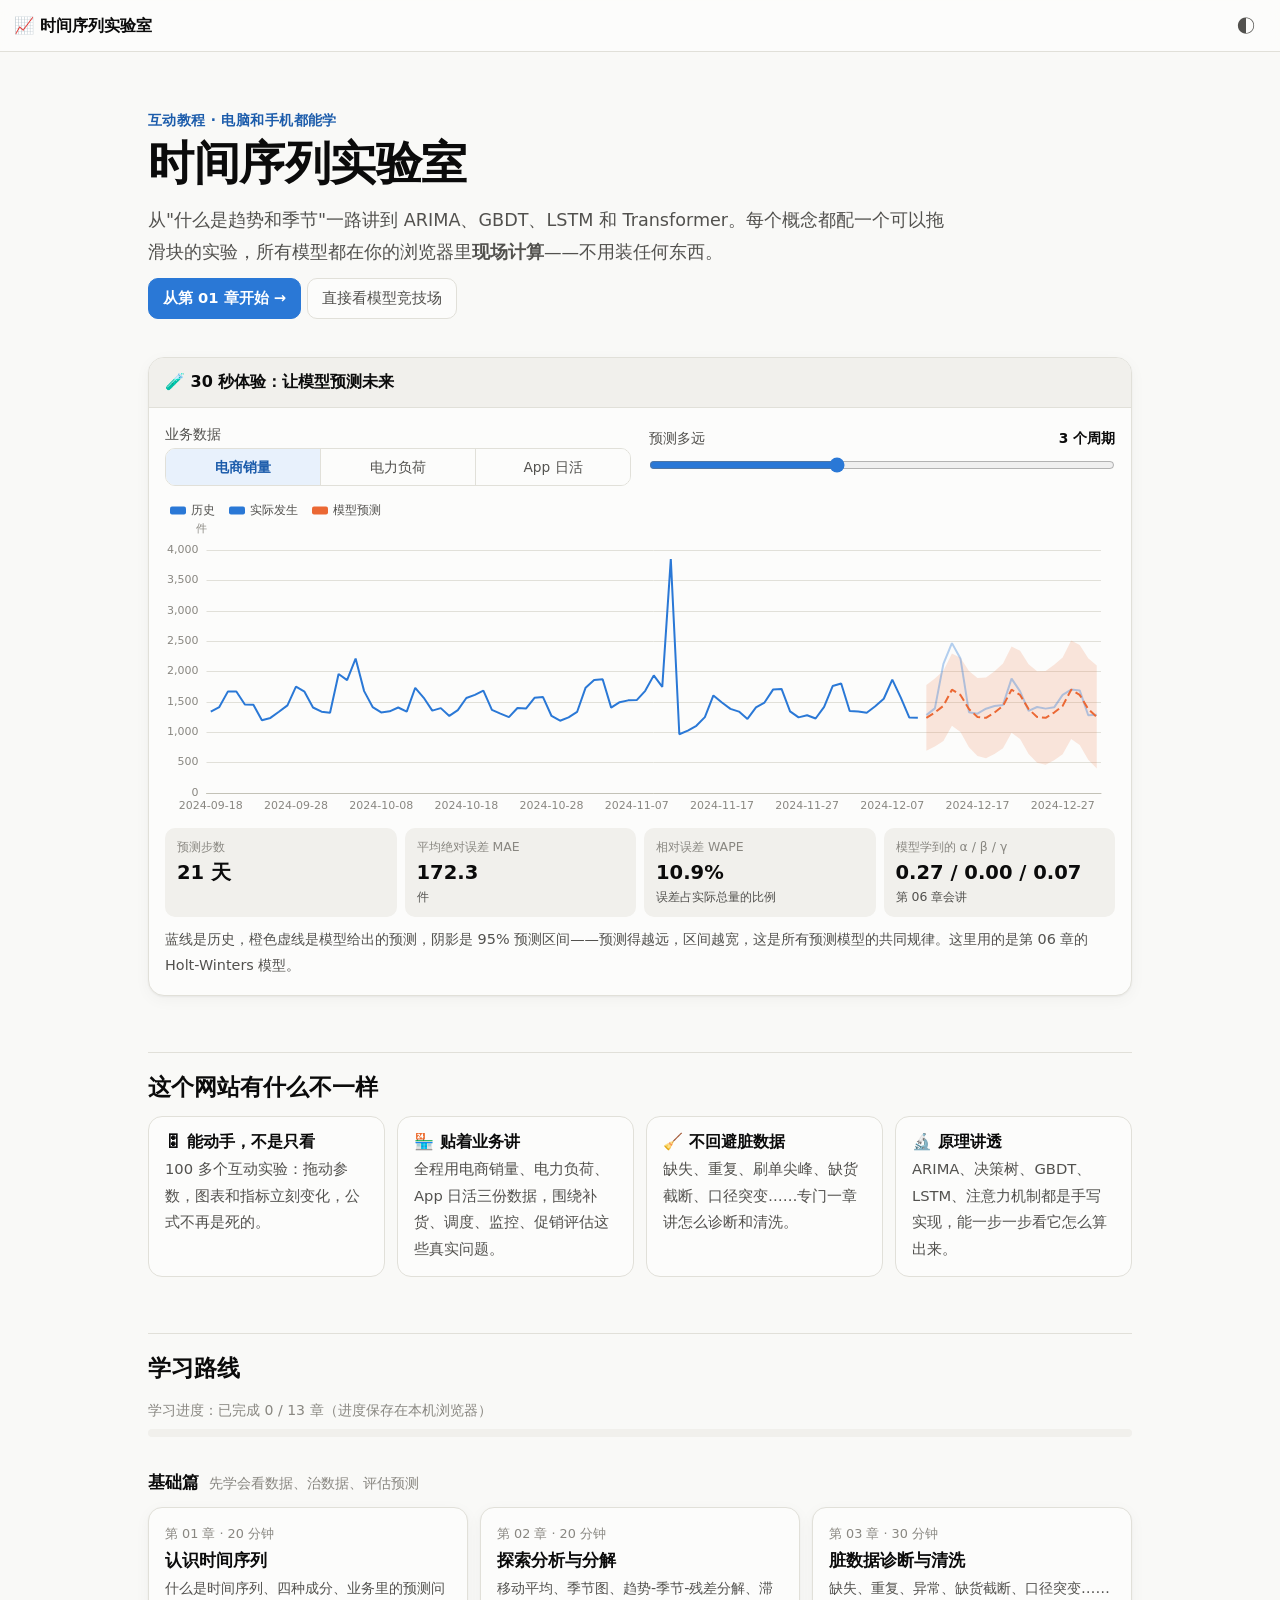
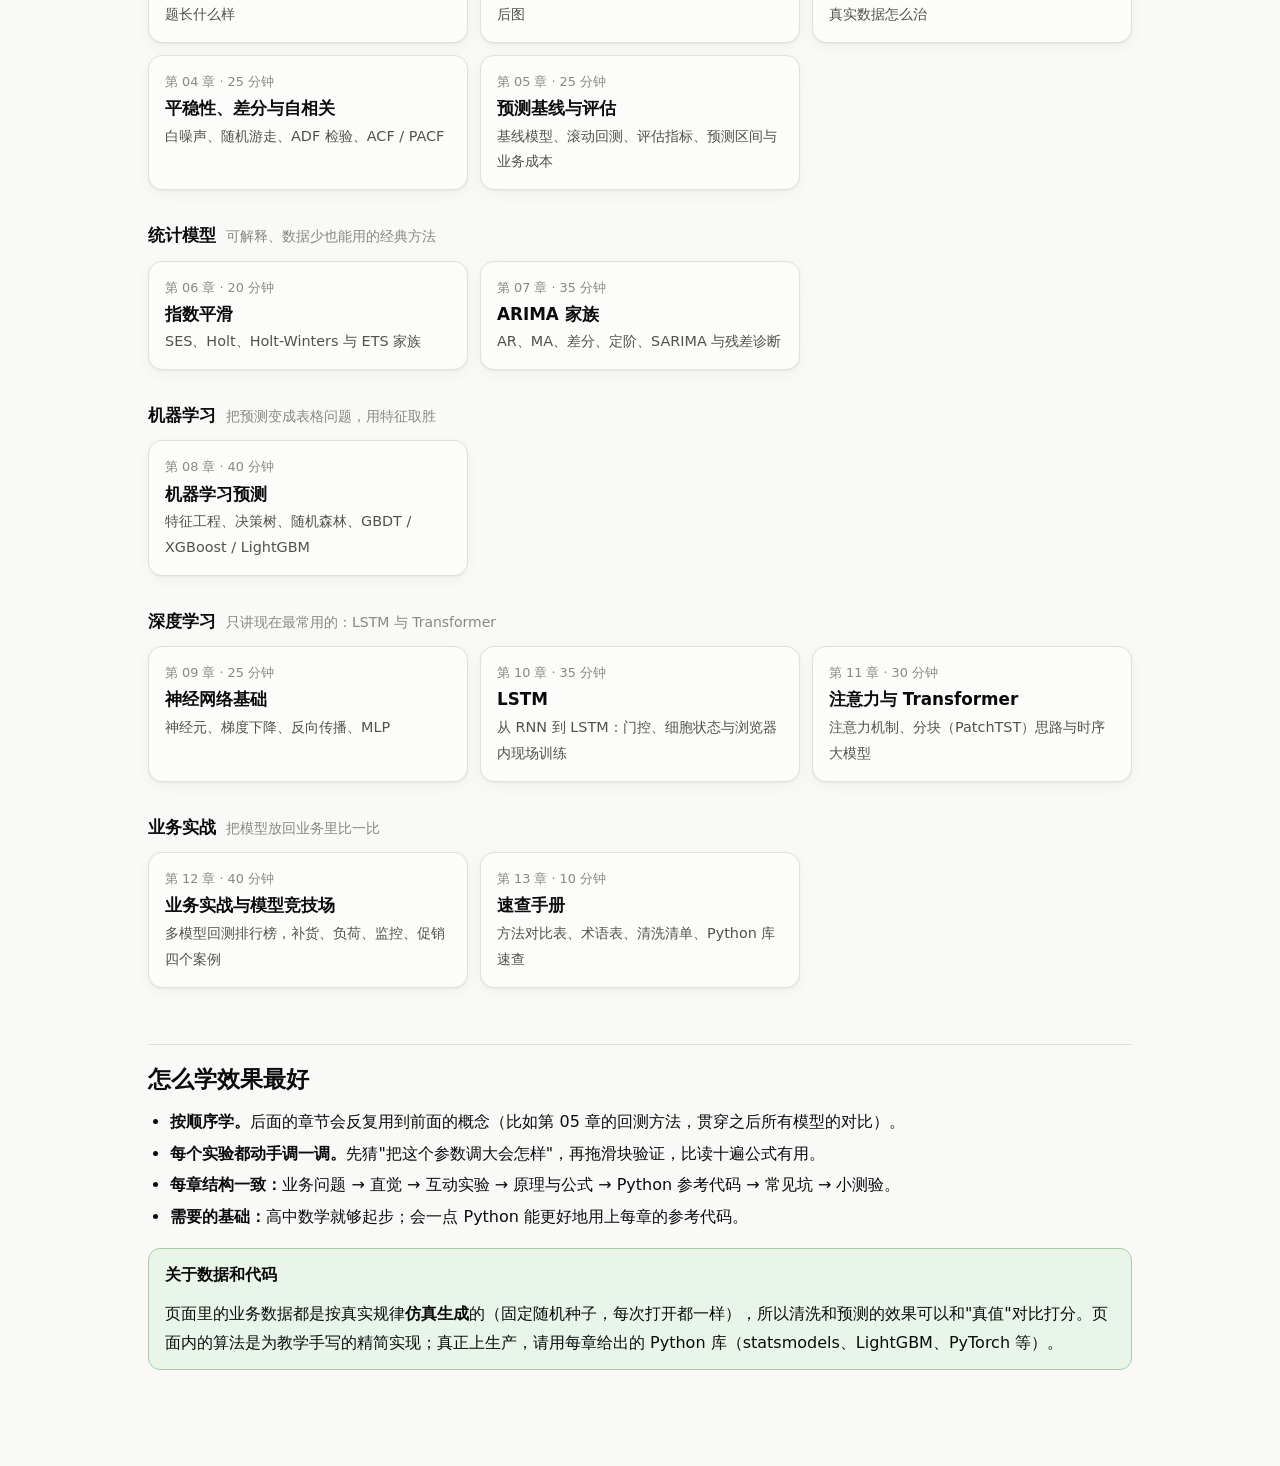
<file: index.html>
<!doctype html>
<html lang="zh-CN">
<head>
<meta charset="utf-8">
<meta name="viewport" content="width=device-width,initial-scale=1">
<title>时间序列实验室 · 从基础概念到 LSTM 的互动教程</title>
<meta name="description" content="可以动手玩的时间序列分析教程：基础概念、脏数据清洗、ARIMA、机器学习、LSTM 与 Transformer，全部在浏览器里现场计算。">
<link rel="stylesheet" href="assets/vendor/katex/katex.min.css">
<link rel="stylesheet" href="assets/css/style.css">
<script>try{var t=localStorage.getItem('tsl-theme');if(t)document.documentElement.dataset.theme=t}catch(e){}</script>
</head>
<body>
<main>
  <section class="hero">
    <div class="eyebrow">互动教程 · 电脑和手机都能学</div>
    <h1>时间序列实验室</h1>
    <p>从"什么是趋势和季节"一路讲到 ARIMA、GBDT、LSTM 和 Transformer。每个概念都配一个可以拖滑块的实验，所有模型都在你的浏览器里<strong>现场计算</strong>——不用装任何东西。</p>
    <p><a class="btn primary" href="chapters/01-basics.html" style="display:inline-block;text-decoration:none">从第 01 章开始 →</a>
       <a class="btn" href="chapters/12-business.html" style="display:inline-block;text-decoration:none;color:inherit">直接看模型竞技场</a></p>
  </section>

  <div class="demo" id="hero-demo">
    <div class="demo-title">🧪 30 秒体验：让模型预测未来</div>
    <div class="demo-body">
      <div class="ctl"></div>
      <div class="chart" data-h="320"></div>
      <div class="readout"></div>
      <p class="hint">蓝线是历史，橙色虚线是模型给出的预测，阴影是 95% 预测区间——预测得越远，区间越宽，这是所有预测模型的共同规律。这里用的是第 06 章的 Holt-Winters 模型。</p>
    </div>
  </div>

  <h2>这个网站有什么不一样</h2>
  <div class="cards">
    <div class="card"><h4>🎛 能动手，不是只看</h4><p>100 多个互动实验：拖动参数，图表和指标立刻变化，公式不再是死的。</p></div>
    <div class="card"><h4>🏪 贴着业务讲</h4><p>全程用电商销量、电力负荷、App 日活三份数据，围绕补货、调度、监控、促销评估这些真实问题。</p></div>
    <div class="card"><h4>🧹 不回避脏数据</h4><p>缺失、重复、刷单尖峰、缺货截断、口径突变……专门一章讲怎么诊断和清洗。</p></div>
    <div class="card"><h4>🔬 原理讲透</h4><p>ARIMA、决策树、GBDT、LSTM、注意力机制都是手写实现，能一步一步看它怎么算出来。</p></div>
  </div>

  <h2>学习路线</h2>
  <div id="roadmap"></div>

  <h2>怎么学效果最好</h2>
  <ul>
    <li><strong>按顺序学。</strong>后面的章节会反复用到前面的概念（比如第 05 章的回测方法，贯穿之后所有模型的对比）。</li>
    <li><strong>每个实验都动手调一调。</strong>先猜"把这个参数调大会怎样"，再拖滑块验证，比读十遍公式有用。</li>
    <li><strong>每章结构一致：</strong>业务问题 → 直觉 → 互动实验 → 原理与公式 → Python 参考代码 → 常见坑 → 小测验。</li>
    <li><strong>需要的基础：</strong>高中数学就够起步；会一点 Python 能更好地用上每章的参考代码。</li>
  </ul>
  <div class="callout tip">
    <div class="hd">关于数据和代码</div>
    <p>页面里的业务数据都是按真实规律<strong>仿真生成</strong>的（固定随机种子，每次打开都一样），所以清洗和预测的效果可以和"真值"对比打分。页面内的算法是为教学手写的精简实现；真正上生产，请用每章给出的 Python 库（statsmodels、LightGBM、PyTorch 等）。</p>
  </div>
</main>

<script src="assets/vendor/echarts.min.js"></script>
<script src="assets/vendor/katex/katex.min.js"></script>
<script src="assets/vendor/katex/auto-render.min.js"></script>
<script src="assets/js/tslib.js"></script>
<script src="assets/js/site.js"></script>
<script>
Site.roadmap('roadmap');
const { S } = Site;

Site.demo('hero-demo', {
  controls: [
    { k: 'ds', label: '业务数据', type: 'seg', options: [['retail', '电商销量'], ['load', '电力负荷'], ['dau', 'App 日活']] },
    { k: 'h', label: '预测多远', min: 1, max: 6, step: 1, value: 3, fmt: v => v + ' 个周期' },
  ],
  render(s, d) {
    const ds = TS.data[s.ds](), m = ds.period, h = s.h * m;
    const show = Math.min(ds.y.length - h, m * 12);
    const cut = ds.y.length - h;                       // 留出最后一段当"未来"，可以对答案
    const train = ds.y.slice(Math.max(0, cut - m * 60), cut);
    const fit = TS.etsFit(train, { trend: true, phi: 0.9, seasonal: 'mul', m }); // 阻尼趋势，长步长更稳
    const fc = fit.forecast(h), pad = new Array(show).fill(null);
    const x = ds.dates.slice(cut - show);
    const actual = ds.y.slice(cut);
    const mt = TS.metrics(actual, fc.mean);
    d.chart(0, {
      xAxis: { data: x },
      yAxis: { name: ds.unit },
      series: [
        S.line('历史', ds.y.slice(cut - show, cut).concat(new Array(h).fill(null)), { c: 0 }),
        S.line('实际发生', pad.concat(actual), { c: 0, op: 0.35 }),
        S.line('模型预测', pad.concat(fc.mean), { c: 1, dash: true }),
        ...S.band(pad.concat(fc.lo), pad.concat(fc.hi), { c: 1 }),
      ],
    });
    d.out(Site.tiles([
      ['预测步数', h + (m === 24 ? ' 小时' : ' 天')],
      ['平均绝对误差 MAE', mt.mae, ds.unit],
      ['相对误差 WAPE', Site.pct(mt.wape), '误差占实际总量的比例'],
      ['模型学到的 α / β / γ', [fit.params.alpha, fit.params.beta, fit.params.gamma].map(v => v.toFixed(2)).join(' / '), '第 06 章会讲'],
    ]));
  },
});
</script>
</body>
</html>
</file>
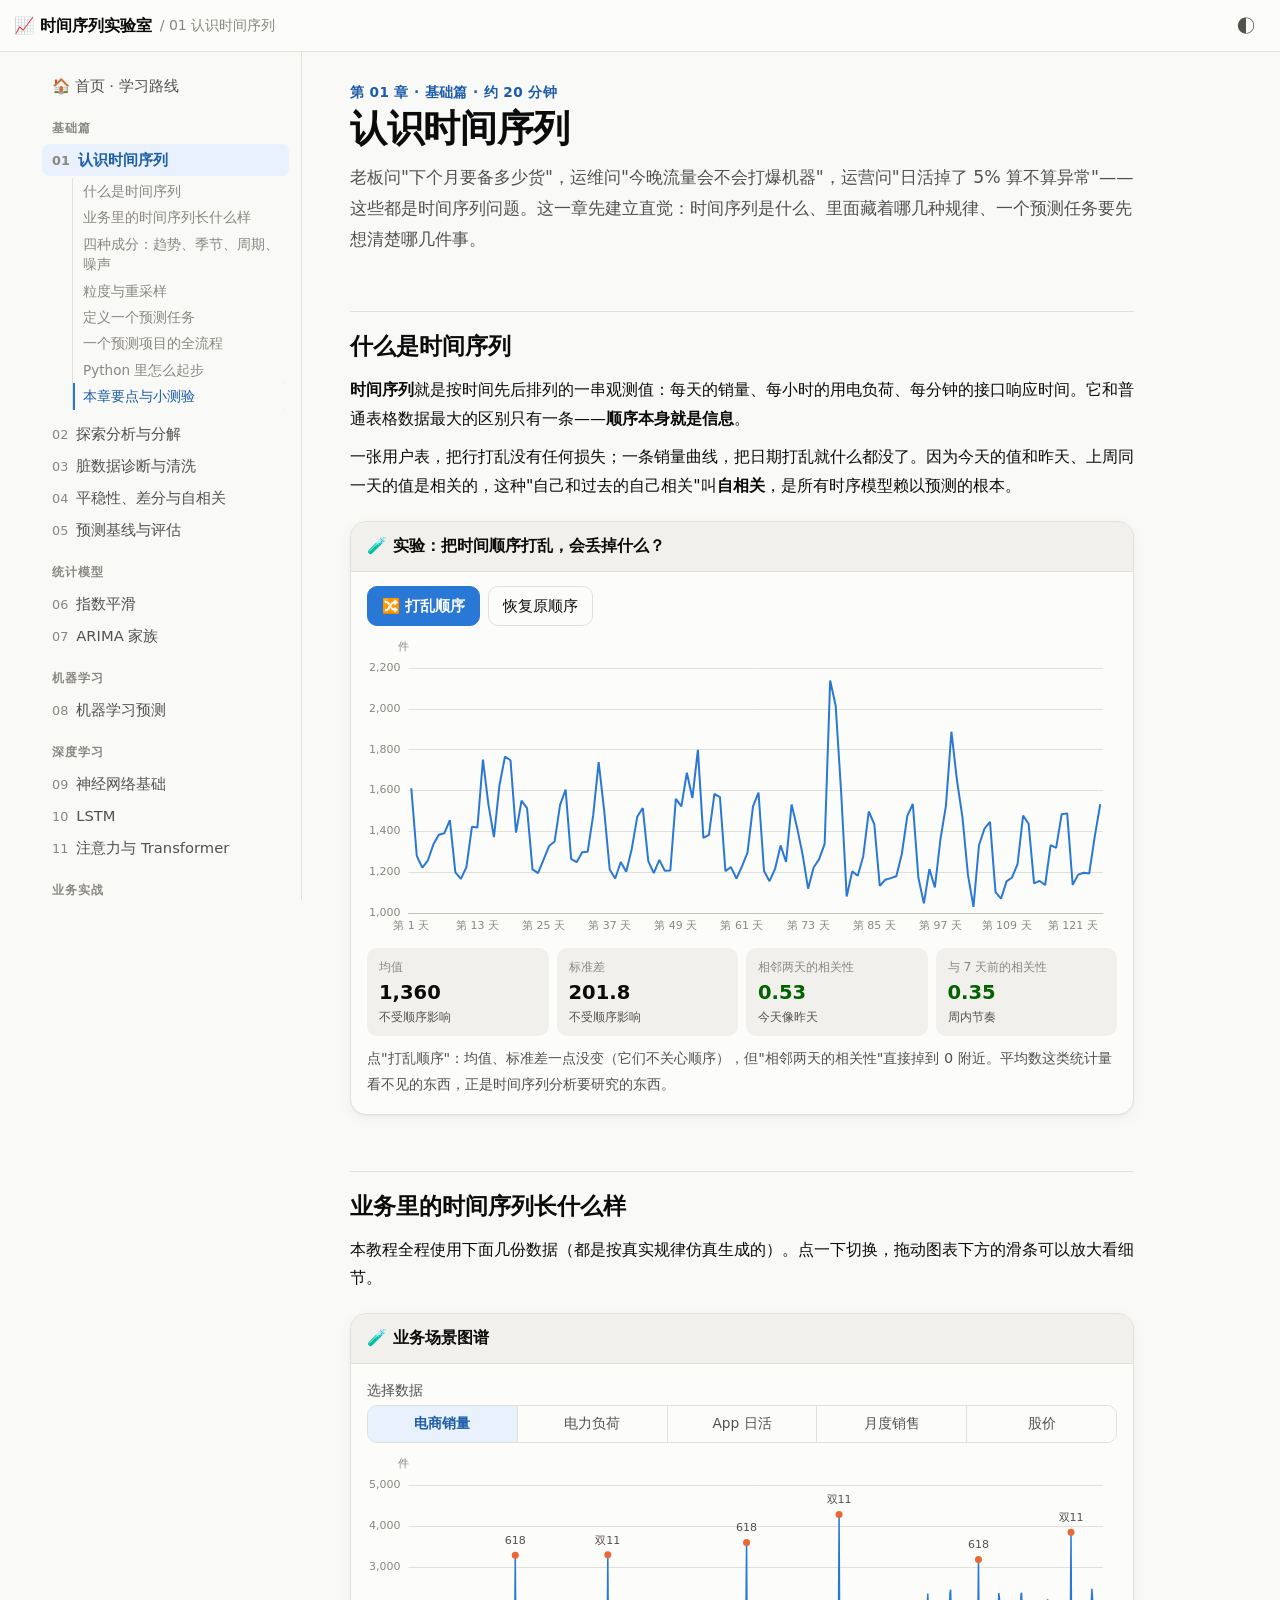
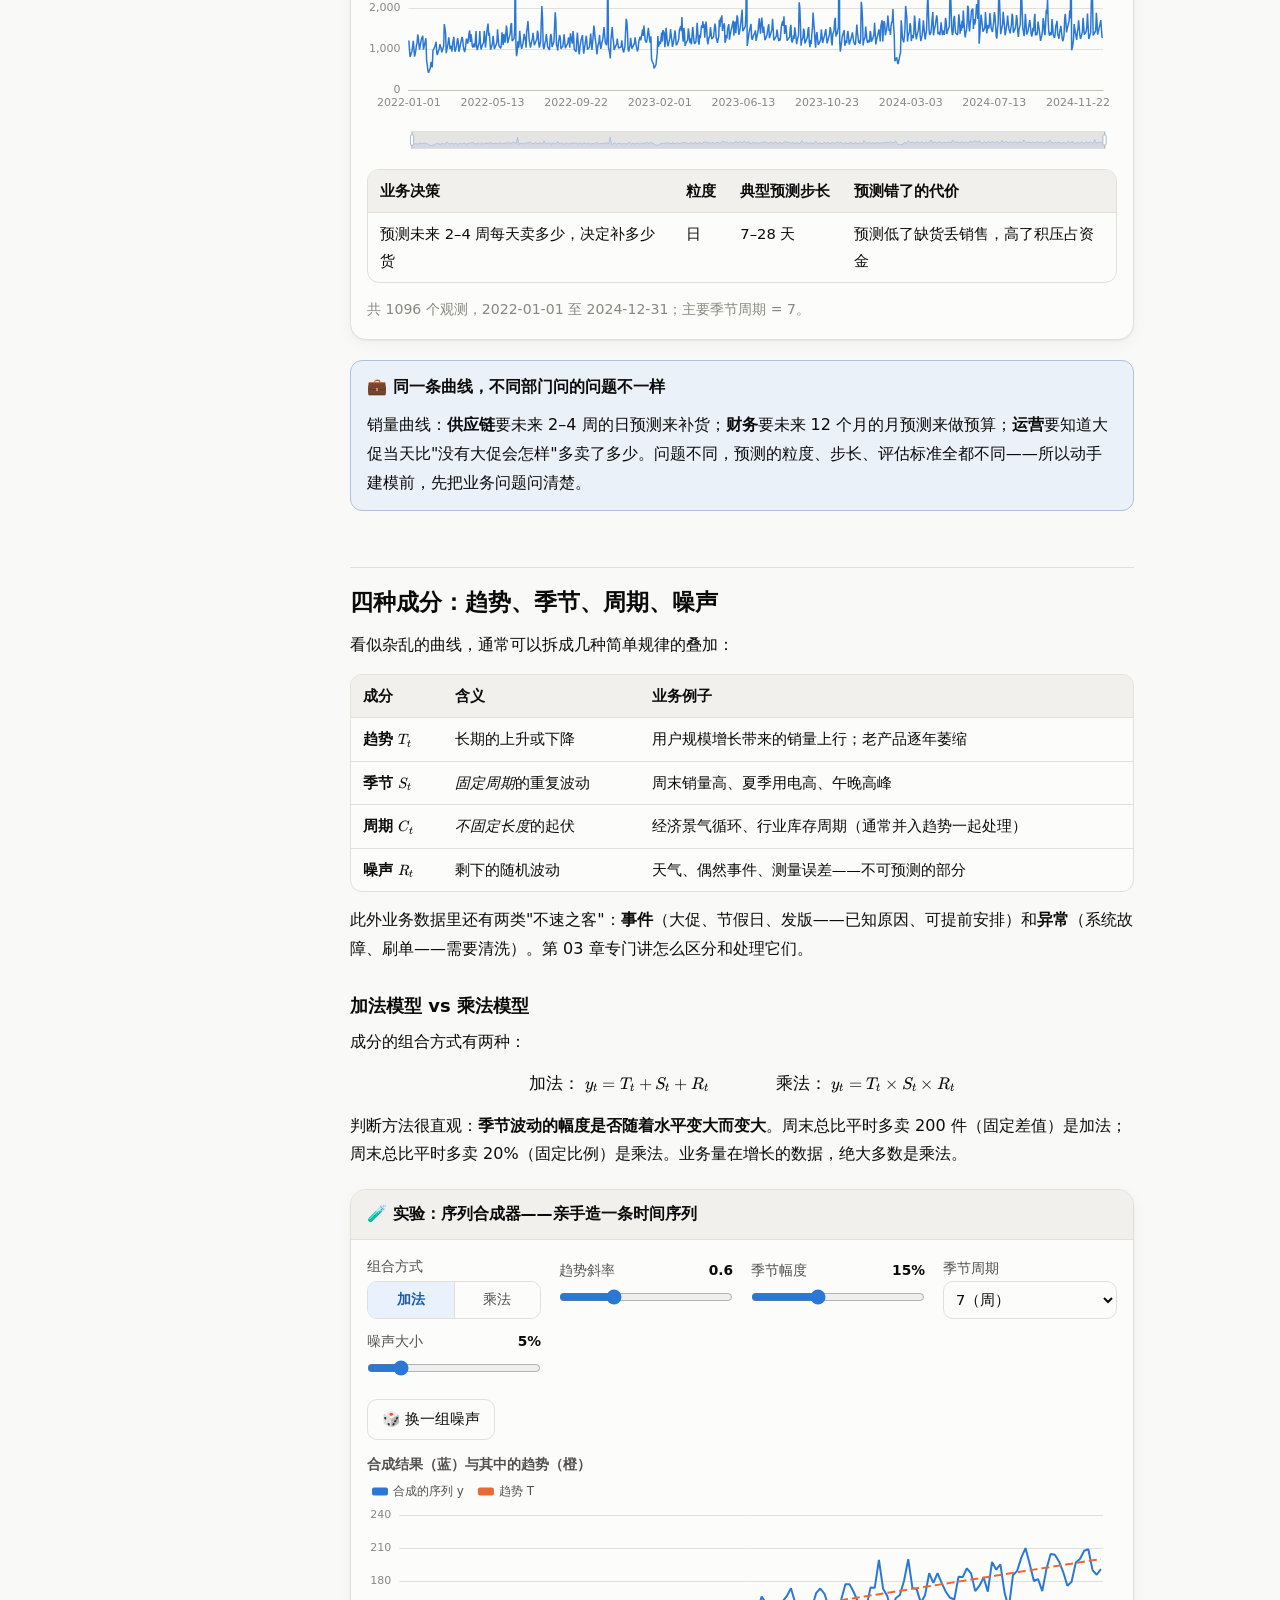
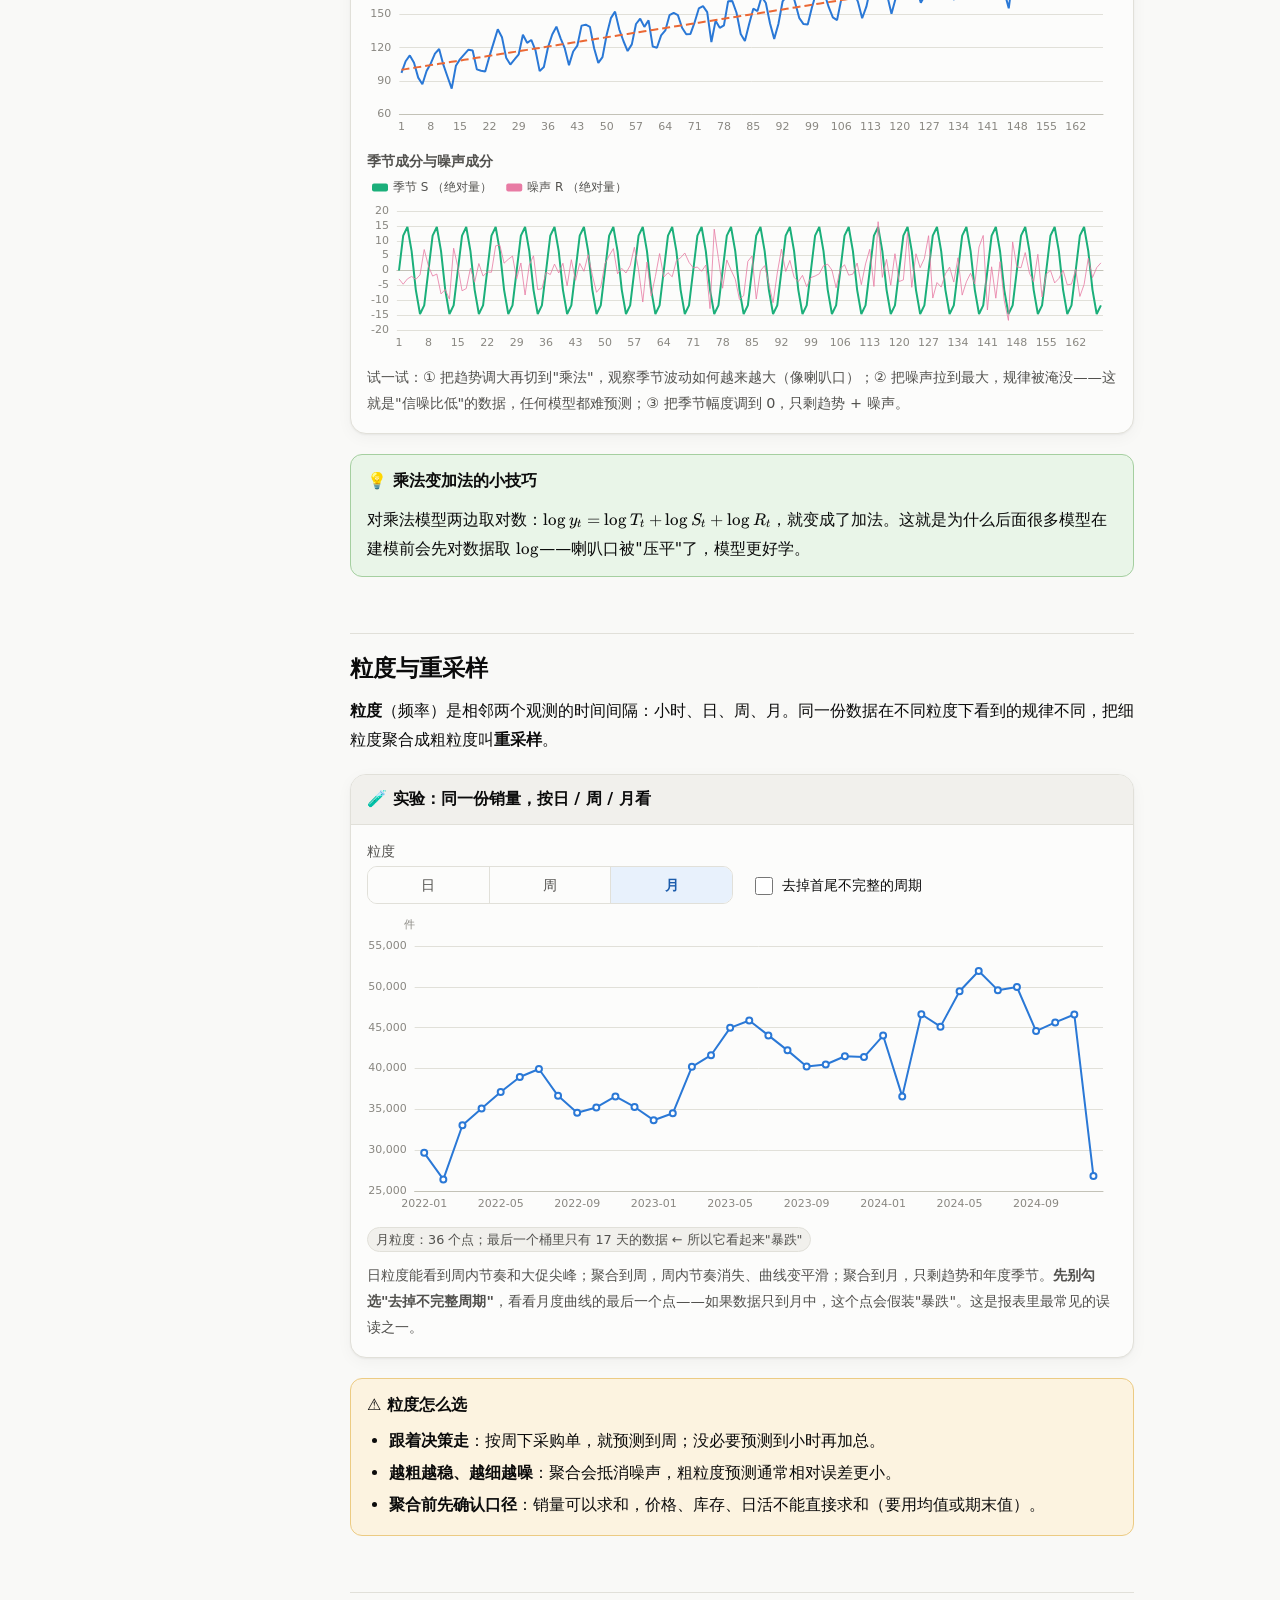
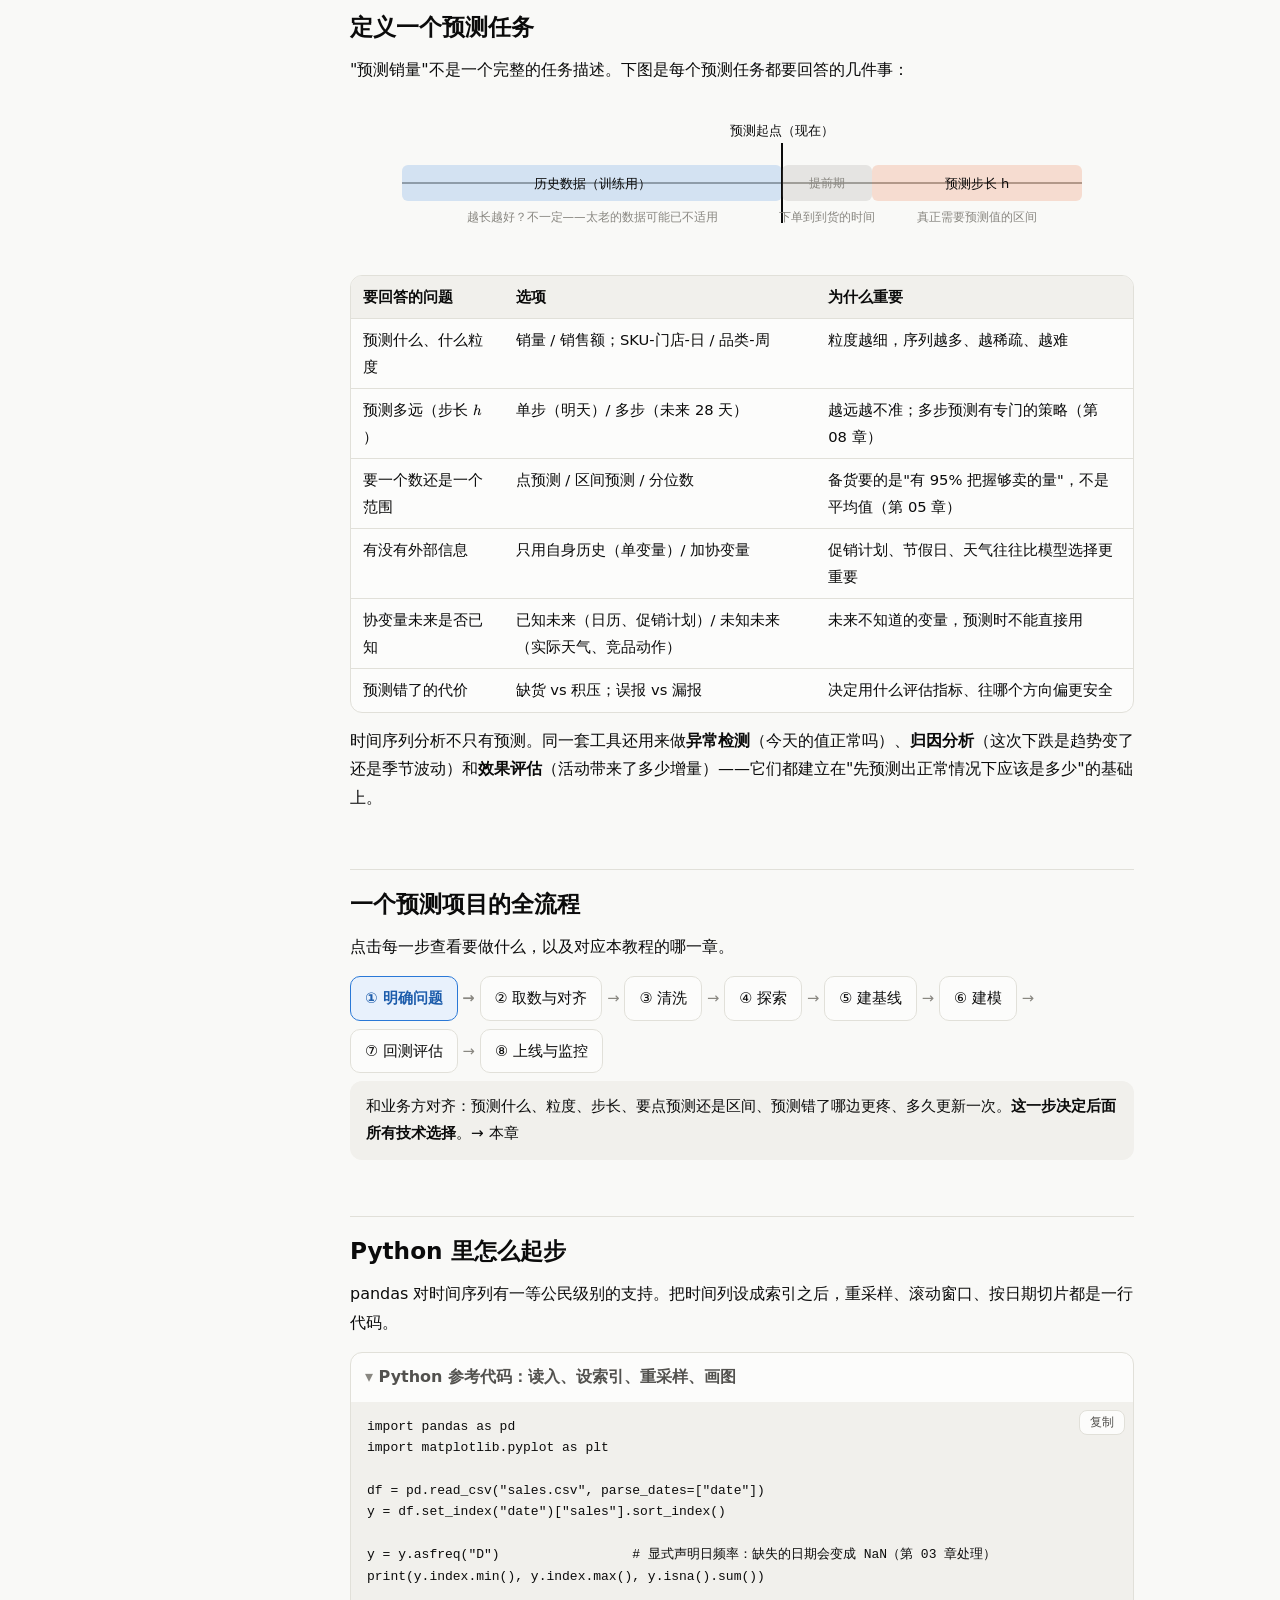
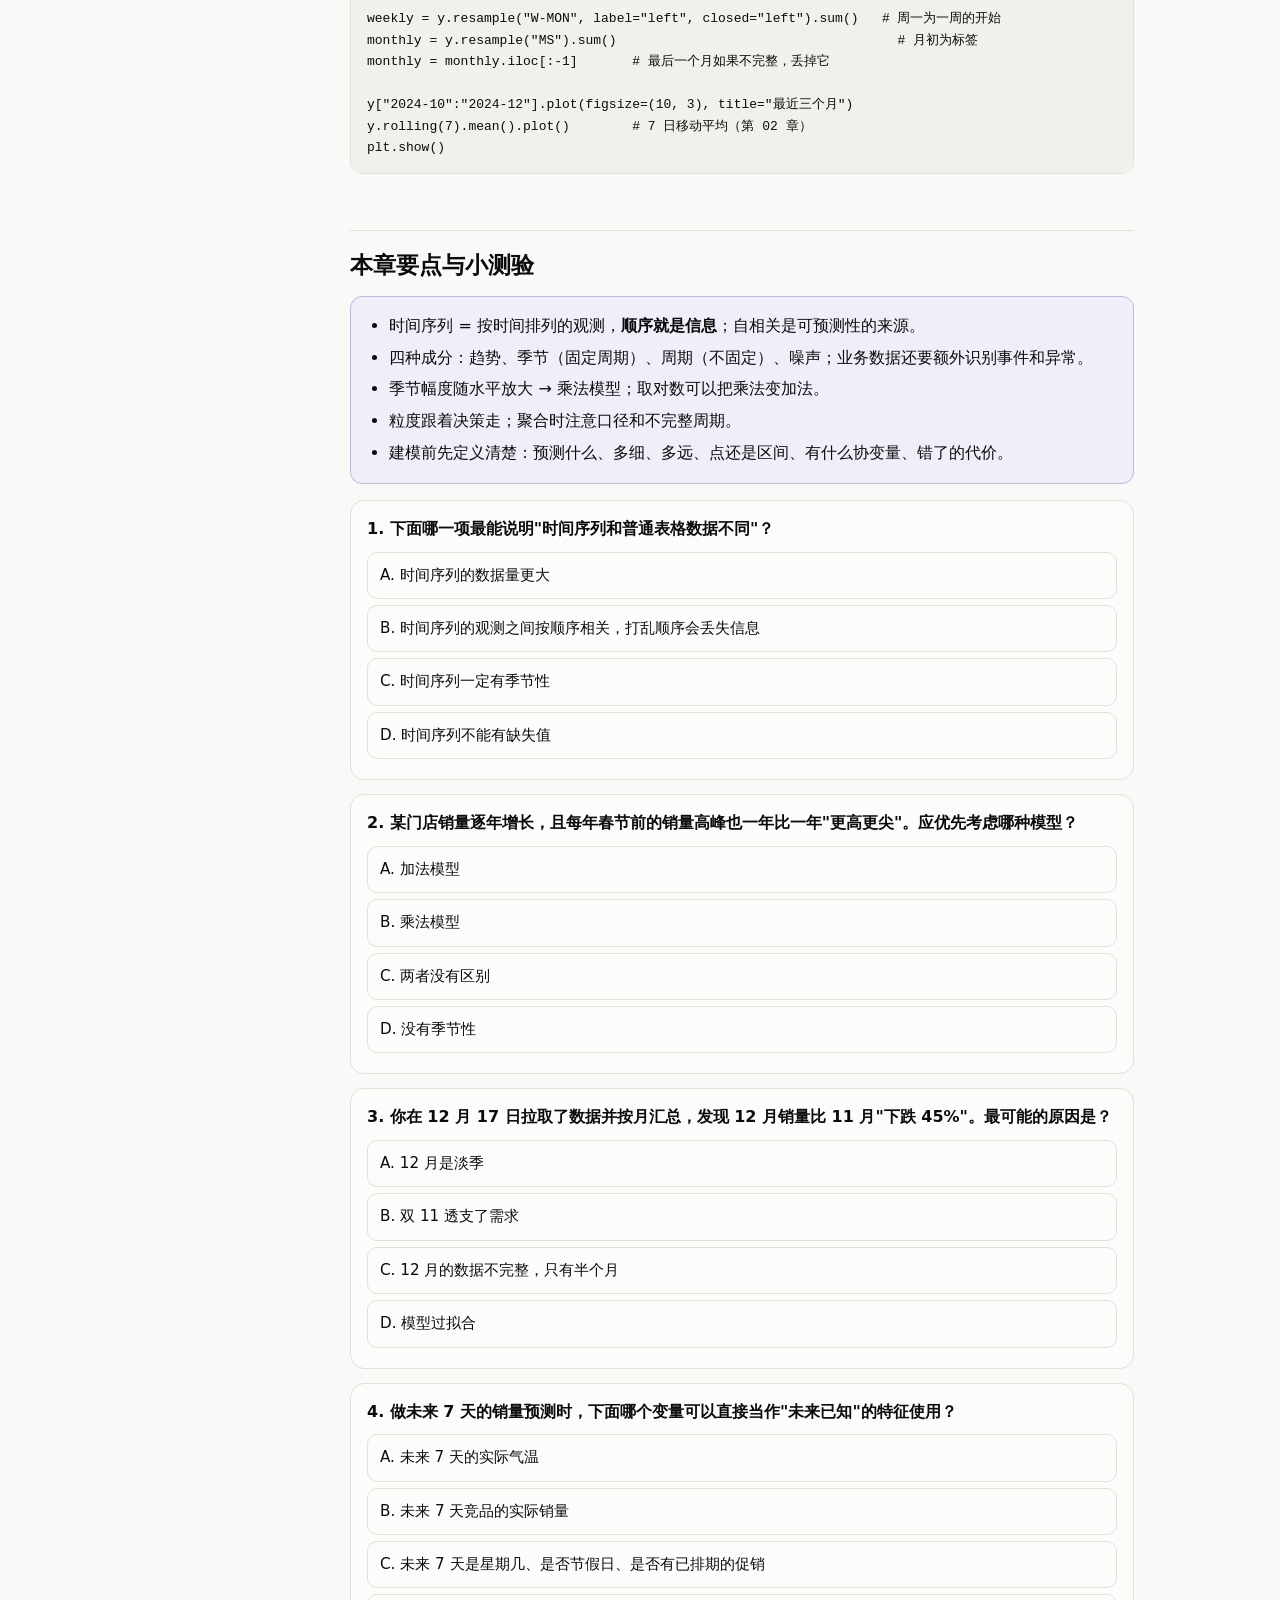
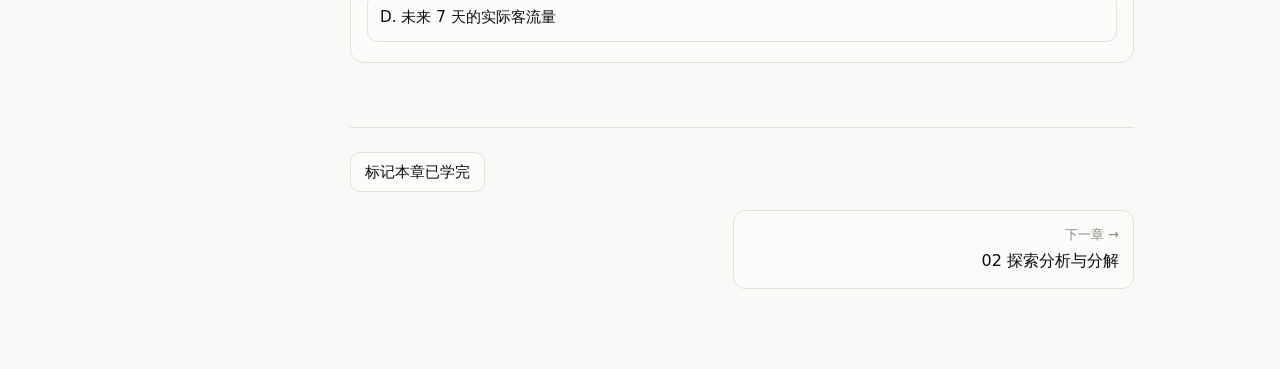
<file: chapters/01-basics.html>
<!doctype html>
<html lang="zh-CN">
<head>
<meta charset="utf-8">
<meta name="viewport" content="width=device-width,initial-scale=1">
<title>01 认识时间序列 · 时间序列实验室</title>
<link rel="stylesheet" href="../assets/vendor/katex/katex.min.css">
<link rel="stylesheet" href="../assets/css/style.css">
<script>try{var t=localStorage.getItem('tsl-theme');if(t)document.documentElement.dataset.theme=t}catch(e){}</script>
</head>
<body data-ch="01">
<main>
<p class="lead">老板问"下个月要备多少货"，运维问"今晚流量会不会打爆机器"，运营问"日活掉了 5% 算不算异常"——这些都是时间序列问题。这一章先建立直觉：时间序列是什么、里面藏着哪几种规律、一个预测任务要先想清楚哪几件事。</p>

<section id="what">
<h2>什么是时间序列</h2>
<p><strong>时间序列</strong>就是按时间先后排列的一串观测值：每天的销量、每小时的用电负荷、每分钟的接口响应时间。它和普通表格数据最大的区别只有一条——<strong>顺序本身就是信息</strong>。</p>
<p>一张用户表，把行打乱没有任何损失；一条销量曲线，把日期打乱就什么都没了。因为今天的值和昨天、上周同一天的值是相关的，这种"自己和过去的自己相关"叫<strong>自相关</strong>，是所有时序模型赖以预测的根本。</p>

<div class="demo" id="shuffle">
  <div class="demo-title">🧪 实验：把时间顺序打乱，会丢掉什么？</div>
  <div class="demo-body">
    <div class="ctl"></div>
    <div class="chart"></div>
    <div class="readout"></div>
    <p class="hint">点"打乱顺序"：均值、标准差一点没变（它们不关心顺序），但"相邻两天的相关性"直接掉到 0 附近。平均数这类统计量看不见的东西，正是时间序列分析要研究的东西。</p>
  </div>
</div>
</section>

<section id="biz">
<h2>业务里的时间序列长什么样</h2>
<p>本教程全程使用下面几份数据（都是按真实规律仿真生成的）。点一下切换，拖动图表下方的滑条可以放大看细节。</p>
<div class="demo" id="scenes">
  <div class="demo-title">🧪 业务场景图谱</div>
  <div class="demo-body">
    <div class="ctl"></div>
    <div class="chart" data-h="300"></div>
    <div class="readout"></div>
  </div>
</div>
<div class="callout biz">
  <div class="hd">💼 同一条曲线，不同部门问的问题不一样</div>
  <p>销量曲线：<strong>供应链</strong>要未来 2–4 周的日预测来补货；<strong>财务</strong>要未来 12 个月的月预测来做预算；<strong>运营</strong>要知道大促当天比"没有大促会怎样"多卖了多少。问题不同，预测的粒度、步长、评估标准全都不同——所以动手建模前，先把业务问题问清楚。</p>
</div>
</section>

<section id="components">
<h2>四种成分：趋势、季节、周期、噪声</h2>
<p>看似杂乱的曲线，通常可以拆成几种简单规律的叠加：</p>
<div class="tw"><table>
<thead><tr><th>成分</th><th>含义</th><th>业务例子</th></tr></thead>
<tbody>
<tr><td><strong>趋势</strong> $T_t$</td><td>长期的上升或下降</td><td>用户规模增长带来的销量上行；老产品逐年萎缩</td></tr>
<tr><td><strong>季节</strong> $S_t$</td><td><em>固定周期</em>的重复波动</td><td>周末销量高、夏季用电高、午晚高峰</td></tr>
<tr><td><strong>周期</strong> $C_t$</td><td><em>不固定长度</em>的起伏</td><td>经济景气循环、行业库存周期（通常并入趋势一起处理）</td></tr>
<tr><td><strong>噪声</strong> $R_t$</td><td>剩下的随机波动</td><td>天气、偶然事件、测量误差——不可预测的部分</td></tr>
</tbody></table></div>
<p>此外业务数据里还有两类"不速之客"：<strong>事件</strong>（大促、节假日、发版——已知原因、可提前安排）和<strong>异常</strong>（系统故障、刷单——需要清洗）。第 03 章专门讲怎么区分和处理它们。</p>

<h3>加法模型 vs 乘法模型</h3>
<p>成分的组合方式有两种：</p>
$$\text{加法：}\; y_t = T_t + S_t + R_t \qquad\qquad \text{乘法：}\; y_t = T_t \times S_t \times R_t$$
<p>判断方法很直观：<strong>季节波动的幅度是否随着水平变大而变大</strong>。周末总比平时多卖 200 件（固定差值）是加法；周末总比平时多卖 20%（固定比例）是乘法。业务量在增长的数据，绝大多数是乘法。</p>

<div class="demo" id="synth">
  <div class="demo-title">🧪 实验：序列合成器——亲手造一条时间序列</div>
  <div class="demo-body">
    <div class="ctl"></div>
    <div class="chart-cap">合成结果（蓝）与其中的趋势（橙）</div>
    <div class="chart" data-h="260"></div>
    <div class="chart-cap">季节成分与噪声成分</div>
    <div class="chart" data-h="180"></div>
    <p class="hint">试一试：① 把趋势调大再切到"乘法"，观察季节波动如何越来越大（像喇叭口）；② 把噪声拉到最大，规律被淹没——这就是"信噪比低"的数据，任何模型都难预测；③ 把季节幅度调到 0，只剩趋势 + 噪声。</p>
  </div>
</div>
<div class="callout tip">
  <div class="hd">💡 乘法变加法的小技巧</div>
  <p>对乘法模型两边取对数：$\log y_t = \log T_t + \log S_t + \log R_t$，就变成了加法。这就是为什么后面很多模型在建模前会先对数据取 $\log$——喇叭口被"压平"了，模型更好学。</p>
</div>
</section>

<section id="freq">
<h2>粒度与重采样</h2>
<p><strong>粒度</strong>（频率）是相邻两个观测的时间间隔：小时、日、周、月。同一份数据在不同粒度下看到的规律不同，把细粒度聚合成粗粒度叫<strong>重采样</strong>。</p>
<div class="demo" id="resample">
  <div class="demo-title">🧪 实验：同一份销量，按日 / 周 / 月看</div>
  <div class="demo-body">
    <div class="ctl"></div>
    <div class="chart"></div>
    <div class="readout"></div>
    <p class="hint">日粒度能看到周内节奏和大促尖峰；聚合到周，周内节奏消失、曲线变平滑；聚合到月，只剩趋势和年度季节。<strong>先别勾选"去掉不完整周期"</strong>，看看月度曲线的最后一个点——如果数据只到月中，这个点会假装"暴跌"。这是报表里最常见的误读之一。</p>
  </div>
</div>
<div class="callout warn">
  <div class="hd">⚠️ 粒度怎么选</div>
  <ul>
    <li><strong>跟着决策走</strong>：按周下采购单，就预测到周；没必要预测到小时再加总。</li>
    <li><strong>越粗越稳、越细越噪</strong>：聚合会抵消噪声，粗粒度预测通常相对误差更小。</li>
    <li><strong>聚合前先确认口径</strong>：销量可以求和，价格、库存、日活不能直接求和（要用均值或期末值）。</li>
  </ul>
</div>
</section>

<section id="task">
<h2>定义一个预测任务</h2>
<p>"预测销量"不是一个完整的任务描述。下图是每个预测任务都要回答的几件事：</p>
<svg class="diagram" viewBox="0 0 720 150" role="img" aria-label="预测任务时间轴：历史数据、预测起点、提前期、预测步长">
  <line class="d-ln" x1="20" y1="80" x2="700" y2="80"/>
  <rect x="20" y="62" width="380" height="36" rx="6" style="fill:var(--s1);opacity:.18"/>
  <text class="d-t" x="210" y="85" text-anchor="middle">历史数据（训练用）</text>
  <line x1="400" y1="40" x2="400" y2="120" style="stroke:var(--ink);stroke-width:2"/>
  <text class="d-t" x="400" y="32" text-anchor="middle">预测起点（现在）</text>
  <rect x="400" y="62" width="90" height="36" rx="6" style="fill:var(--muted);opacity:.18"/>
  <text class="d-m" x="445" y="84" text-anchor="middle">提前期</text>
  <rect x="490" y="62" width="210" height="36" rx="6" style="fill:var(--s2);opacity:.2"/>
  <text class="d-t" x="595" y="85" text-anchor="middle">预测步长 h</text>
  <text class="d-m" x="445" y="118" text-anchor="middle">下单到到货的时间</text>
  <text class="d-m" x="595" y="118" text-anchor="middle">真正需要预测值的区间</text>
  <text class="d-m" x="210" y="118" text-anchor="middle">越长越好？不一定——太老的数据可能已不适用</text>
</svg>
<div class="tw"><table>
<thead><tr><th>要回答的问题</th><th>选项</th><th>为什么重要</th></tr></thead>
<tbody>
<tr><td>预测什么、什么粒度</td><td>销量 / 销售额；SKU-门店-日 / 品类-周</td><td>粒度越细，序列越多、越稀疏、越难</td></tr>
<tr><td>预测多远（步长 $h$）</td><td>单步（明天）/ 多步（未来 28 天）</td><td>越远越不准；多步预测有专门的策略（第 08 章）</td></tr>
<tr><td>要一个数还是一个范围</td><td>点预测 / 区间预测 / 分位数</td><td>备货要的是"有 95% 把握够卖的量"，不是平均值（第 05 章）</td></tr>
<tr><td>有没有外部信息</td><td>只用自身历史（单变量）/ 加协变量</td><td>促销计划、节假日、天气往往比模型选择更重要</td></tr>
<tr><td>协变量未来是否已知</td><td>已知未来（日历、促销计划）/ 未知未来（实际天气、竞品动作）</td><td>未来不知道的变量，预测时不能直接用</td></tr>
<tr><td>预测错了的代价</td><td>缺货 vs 积压；误报 vs 漏报</td><td>决定用什么评估指标、往哪个方向偏更安全</td></tr>
</tbody></table></div>
<p>时间序列分析不只有预测。同一套工具还用来做<strong>异常检测</strong>（今天的值正常吗）、<strong>归因分析</strong>（这次下跌是趋势变了还是季节波动）和<strong>效果评估</strong>（活动带来了多少增量）——它们都建立在"先预测出正常情况下应该是多少"的基础上。</p>
</section>

<section id="workflow">
<h2>一个预测项目的全流程</h2>
<p>点击每一步查看要做什么，以及对应本教程的哪一章。</p>
<div id="flow"></div>
</section>

<section id="python">
<h2>Python 里怎么起步</h2>
<p>pandas 对时间序列有一等公民级别的支持。把时间列设成索引之后，重采样、滚动窗口、按日期切片都是一行代码。</p>
<details class="code" open><summary>Python 参考代码：读入、设索引、重采样、画图</summary>
<pre><code>import pandas as pd
import matplotlib.pyplot as plt

df = pd.read_csv("sales.csv", parse_dates=["date"])
y = df.set_index("date")["sales"].sort_index()

y = y.asfreq("D")                 # 显式声明日频率：缺失的日期会变成 NaN（第 03 章处理）
print(y.index.min(), y.index.max(), y.isna().sum())

weekly = y.resample("W-MON", label="left", closed="left").sum()   # 周一为一周的开始
monthly = y.resample("MS").sum()                                    # 月初为标签
monthly = monthly.iloc[:-1]       # 最后一个月如果不完整，丢掉它

y["2024-10":"2024-12"].plot(figsize=(10, 3), title="最近三个月")
y.rolling(7).mean().plot()        # 7 日移动平均（第 02 章）
plt.show()</code></pre></details>
</section>

<section id="summary">
<h2>本章要点与小测验</h2>
<div class="callout key">
<ul>
  <li>时间序列 = 按时间排列的观测，<strong>顺序就是信息</strong>；自相关是可预测性的来源。</li>
  <li>四种成分：趋势、季节（固定周期）、周期（不固定）、噪声；业务数据还要额外识别事件和异常。</li>
  <li>季节幅度随水平放大 → 乘法模型；取对数可以把乘法变加法。</li>
  <li>粒度跟着决策走；聚合时注意口径和不完整周期。</li>
  <li>建模前先定义清楚：预测什么、多细、多远、点还是区间、有什么协变量、错了的代价。</li>
</ul>
</div>
<div id="quiz"></div>
</section>
</main>

<script src="../assets/vendor/echarts.min.js"></script>
<script src="../assets/vendor/katex/katex.min.js"></script>
<script src="../assets/vendor/katex/auto-render.min.js"></script>
<script src="../assets/js/tslib.js"></script>
<script src="../assets/js/site.js"></script>
<script>
const { S } = Site;

/* ---------- 打乱顺序 ---------- */
Site.demo('shuffle', {
  controls: [
    { act: 'shuffle', label: '🔀 打乱顺序', primary: true, run: s => { s.shuffled = true; s.seed = (s.seed || 0) + 1; } },
    { act: 'reset', label: '恢复原顺序', run: s => { s.shuffled = false; } },
  ],
  render(s, d) {
    const ds = TS.data.retail(), n = 126, base = ds.y.slice(540, 540 + n); // 2023 年 6 月底起的 18 周，没有大促干扰
    let y = base.slice();
    if (s.shuffled) { const r = TS.rng(100 + s.seed); for (let i = n - 1; i > 0; i--) { const j = r.int(0, i); [y[i], y[j]] = [y[j], y[i]]; } }
    d.chart(0, { xAxis: { data: y.map((_, i) => '第 ' + (i + 1) + ' 天') }, yAxis: { name: '件' }, series: [S.line(s.shuffled ? '打乱后的销量' : '日销量', y, { c: 0 })], legend: false });
    const ac = TS.acf(y, 7);
    d.out(Site.tiles([
      ['均值', TS.mean(y), '不受顺序影响'],
      ['标准差', TS.std(y), '不受顺序影响'],
      ['相邻两天的相关性', ac[1].toFixed(2), s.shuffled ? '规律消失了' : '今天像昨天', s.shuffled ? 'bad' : 'good'],
      ['与 7 天前的相关性', ac[7].toFixed(2), s.shuffled ? '规律消失了' : '周内节奏', s.shuffled ? 'bad' : 'good'],
    ]));
  },
});

/* ---------- 业务场景 ---------- */
const SCENES = {
  retail: ['预测未来 2–4 周每天卖多少，决定补多少货', '日', '7–28 天', '预测低了缺货丢销售，高了积压占资金'],
  load: ['预测明天每小时的用电负荷，安排发电与购电', '小时', '24–168 小时', '低估要高价临时购电甚至限电，高估浪费机组'],
  dau: ['判断今天的日活是否异常；预测季度末能否达成目标', '日', '1 天（监控）/ 90 天（目标）', '漏报故障损失用户，误报太多没人再看告警'],
  monthly: ['做下一年度的销售预算与目标分解', '月', '12 个月', '预算偏差影响招聘、采购、现金流计划'],
  stock: ['（反例）想预测明天的股价涨跌', '日', '1 天', '第 04 章会说明：随机游走几乎不可预测'],
};
Site.demo('scenes', {
  controls: [{ k: 'ds', label: '选择数据', type: 'seg', options: [['retail', '电商销量'], ['load', '电力负荷'], ['dau', 'App 日活'], ['monthly', '月度销售'], ['stock', '股价']] }],
  render(s, d) {
    const ds = TS.data[s.ds](), sc = SCENES[s.ds];
    const ser = S.line(ds.name, ds.y, { c: 0, w: 1.5 });
    if (ds.event) { // 标出大促与春节
      const pts = []; ds.event.forEach((e, i) => { if (e === '618' || e === '双11') pts.push({ coord: [i, ds.y[i]], value: e }); });
      ser.markPoint = { symbol: 'circle', symbolSize: 7, itemStyle: { color: Site.col(1) }, label: { show: true, formatter: p => p.value, position: 'top', color: Site.pal().ink2, fontSize: 11 }, data: pts };
    }
    d.chart(0, { xAxis: { data: ds.dates }, yAxis: { name: ds.unit }, series: [ser], legend: false, dataZoom: true });
    d.out(Site.table(['业务决策', '粒度', '典型预测步长', '预测错了的代价'], [sc]) +
      `<div class="small muted">共 ${ds.y.length} 个观测，${ds.dates[0]} 至 ${ds.dates[ds.dates.length - 1]}；主要季节周期 = ${ds.period}。</div>`);
  },
});

/* ---------- 序列合成器 ---------- */
Site.demo('synth', {
  controls: [
    { k: 'mode', label: '组合方式', type: 'seg', options: [['add', '加法'], ['mul', '乘法']] },
    { k: 'slope', label: '趋势斜率', min: 0, max: 2, step: 0.1, value: 0.6 },
    { k: 'amp', label: '季节幅度', min: 0, max: 40, step: 1, value: 15, fmt: v => v + '%' },
    { k: 'period', label: '季节周期', type: 'select', options: [[7, '7（周）'], [12, '12（年，月度数据）'], [30, '30（月）']], value: 7 },
    { k: 'noise', label: '噪声大小', min: 0, max: 30, step: 1, value: 5, fmt: v => v + '%' },
    { act: 'regen', label: '🎲 换一组噪声', run: s => { s.seed = (s.seed || 1) + 1; } },
  ],
  render(s, d) {
    const n = 168, r = TS.rng(40 + (s.seed || 1)), x = [], T = [], Se = [], R = [], y = [];
    for (let t = 0; t < n; t++) {
      const tr = 100 + s.slope * t, se = s.amp / 100 * Math.sin(2 * Math.PI * t / s.period), no = s.noise / 100 * r.n();
      x.push(t + 1); T.push(tr);
      if (s.mode === 'add') { Se.push(se * 100); R.push(no * 100); y.push(tr + se * 100 + no * 100); }
      else { Se.push(se * 100); R.push(no * 100); y.push(tr * (1 + se) * (1 + no)); }
    }
    d.chart(0, { xAxis: { data: x }, yAxis: {}, series: [S.line('合成的序列 y', y, { c: 0 }), S.line('趋势 T', T, { c: 1, dash: true })] });
    const unit = s.mode === 'add' ? '（绝对量）' : '（相对趋势的 %）';
    d.chart(1, { xAxis: { data: x }, yAxis: { name: s.mode === 'add' ? '' : '%' }, series: [S.line('季节 S ' + unit, Se, { c: 2 }), S.line('噪声 R ' + unit, R, { c: 4, w: 1, op: 0.8 })] });
  },
});

/* ---------- 重采样 ---------- */
Site.demo('resample', {
  controls: [
    { k: 'unit', label: '粒度', type: 'seg', options: [['day', '日'], ['week', '周'], ['month', '月']], value: 'month' },
    { k: 'drop', label: '去掉首尾不完整的周期', type: 'check', value: false },
  ],
  render(s, d) {
    const full = TS.data.retail(), cut = TS.dayIndex('2024-12-17') - TS.dayIndex(full.dates[0]) + 1; // 假装数据只到 12 月 17 日
    const dates = full.dates.slice(2, cut), y = full.y.slice(2, cut);                                   // 从周一(1月3日)开始
    let X = dates, Y = y, note = '日粒度：' + y.length + ' 个点';
    if (s.unit !== 'day') {
      const rs = TS.resample(dates, y, s.unit), fullN = s.unit === 'week' ? 7 : null;
      let keep = rs.dates.map((_, i) => i);
      if (s.drop) keep = keep.filter(i => s.unit === 'week' ? rs.n[i] === 7 : !(i === rs.dates.length - 1 && rs.n[i] < 28) && !(i === 0 && rs.n[i] < 28));
      X = keep.map(i => rs.dates[i]); Y = keep.map(i => rs.y[i]);
      const last = rs.n[rs.n.length - 1];
      note = `${s.unit === 'week' ? '周' : '月'}粒度：${Y.length} 个点；最后一个桶里只有 ${last} 天的数据` + (s.drop ? '（已去掉）' : ' ← 所以它看起来"暴跌"');
    }
    d.chart(0, { xAxis: { data: X }, yAxis: { name: '件' }, series: [S.line('销量', Y, { c: 0, sym: s.unit === 'month', w: s.unit === 'day' ? 1.2 : 2 })], legend: false });
    d.out(`<span class="tag">${note}</span>`);
  },
});

/* ---------- 全流程 ---------- */
Site.flow('flow', [
  { t: '① 明确问题', d: '<p>和业务方对齐：预测什么、粒度、步长、要点预测还是区间、预测错了哪边更疼、多久更新一次。<strong>这一步决定后面所有技术选择</strong>。→ 本章</p>' },
  { t: '② 取数与对齐', d: '<p>把原始明细聚合成规整的时间序列：时间轴连续、无重复、口径一致。原始表里"某天没有记录"和"某天销量为 0"是两回事。→ <a href="03-cleaning.html">第 03 章</a></p>' },
  { t: '③ 清洗', d: '<p>处理缺失、异常、缺货截断、口径突变、未到齐的尾部数据。清洗质量往往比模型选择影响更大。→ <a href="03-cleaning.html">第 03 章</a></p>' },
  { t: '④ 探索', d: '<p>画图、分解、看自相关：有没有趋势？季节周期是多少？加法还是乘法？有哪些事件？→ <a href="02-eda.html">第 02 章</a>、<a href="04-stationarity.html">第 04 章</a></p>' },
  { t: '⑤ 建基线', d: '<p>先上最简单的方法（比如"和上周同一天一样"）。之后任何复杂模型都必须打败它，否则不值得上线。→ <a href="05-evaluation.html">第 05 章</a></p>' },
  { t: '⑥ 建模', d: '<p>统计模型（<a href="06-smoothing.html">指数平滑</a>、<a href="07-arima.html">ARIMA</a>）、机器学习（<a href="08-ml.html">GBDT</a>）、深度学习（<a href="10-lstm.html">LSTM</a>、<a href="11-transformer.html">Transformer</a>）。没有永远最好的模型，只有在你的数据上回测最好的模型。</p>' },
  { t: '⑦ 回测评估', d: '<p>用"滚动起点回测"模拟真实上线后的表现，用贴合业务代价的指标打分。→ <a href="05-evaluation.html">第 05 章</a>、<a href="12-business.html">第 12 章</a></p>' },
  { t: '⑧ 上线与监控', d: '<p>定期重训、监控预测偏差和数据漂移、保留人工调整入口。预测是一个持续运营的系统，不是一次性的分析。→ <a href="12-business.html">第 12 章</a></p>' },
]);

Site.quiz('quiz', [
  { q: '下面哪一项最能说明"时间序列和普通表格数据不同"？', opts: ['时间序列的数据量更大', '时间序列的观测之间按顺序相关，打乱顺序会丢失信息', '时间序列一定有季节性', '时间序列不能有缺失值'], ans: 1, why: '核心区别是自相关：今天的值与过去的值有关。打乱顺序后均值、方差不变，但这种关系消失。' },
  { q: '某门店销量逐年增长，且每年春节前的销量高峰也一年比一年"更高更尖"。应优先考虑哪种模型？', opts: ['加法模型', '乘法模型', '两者没有区别', '没有季节性'], ans: 1, why: '季节波动的幅度随水平变大而变大，是乘法模型的特征。可以先取对数，把它变成加法结构再建模。' },
  { q: '你在 12 月 17 日拉取了数据并按月汇总，发现 12 月销量比 11 月"下跌 45%"。最可能的原因是？', opts: ['12 月是淡季', '双 11 透支了需求', '12 月的数据不完整，只有半个月', '模型过拟合'], ans: 2, why: '不完整周期是报表里最常见的误读。聚合前要丢掉首尾不完整的周/月，或换算成日均值。' },
  { q: '做未来 7 天的销量预测时，下面哪个变量可以直接当作"未来已知"的特征使用？', opts: ['未来 7 天的实际气温', '未来 7 天竞品的实际销量', '未来 7 天是星期几、是否节假日、是否有已排期的促销', '未来 7 天的实际客流量'], ans: 2, why: '日历和已排期的促销计划在预测时就确定了。实际气温、客流在预测那一刻并不知道，只能用它们的预报值或历史值。' },
]);
</script>
</body>
</html>
</file>
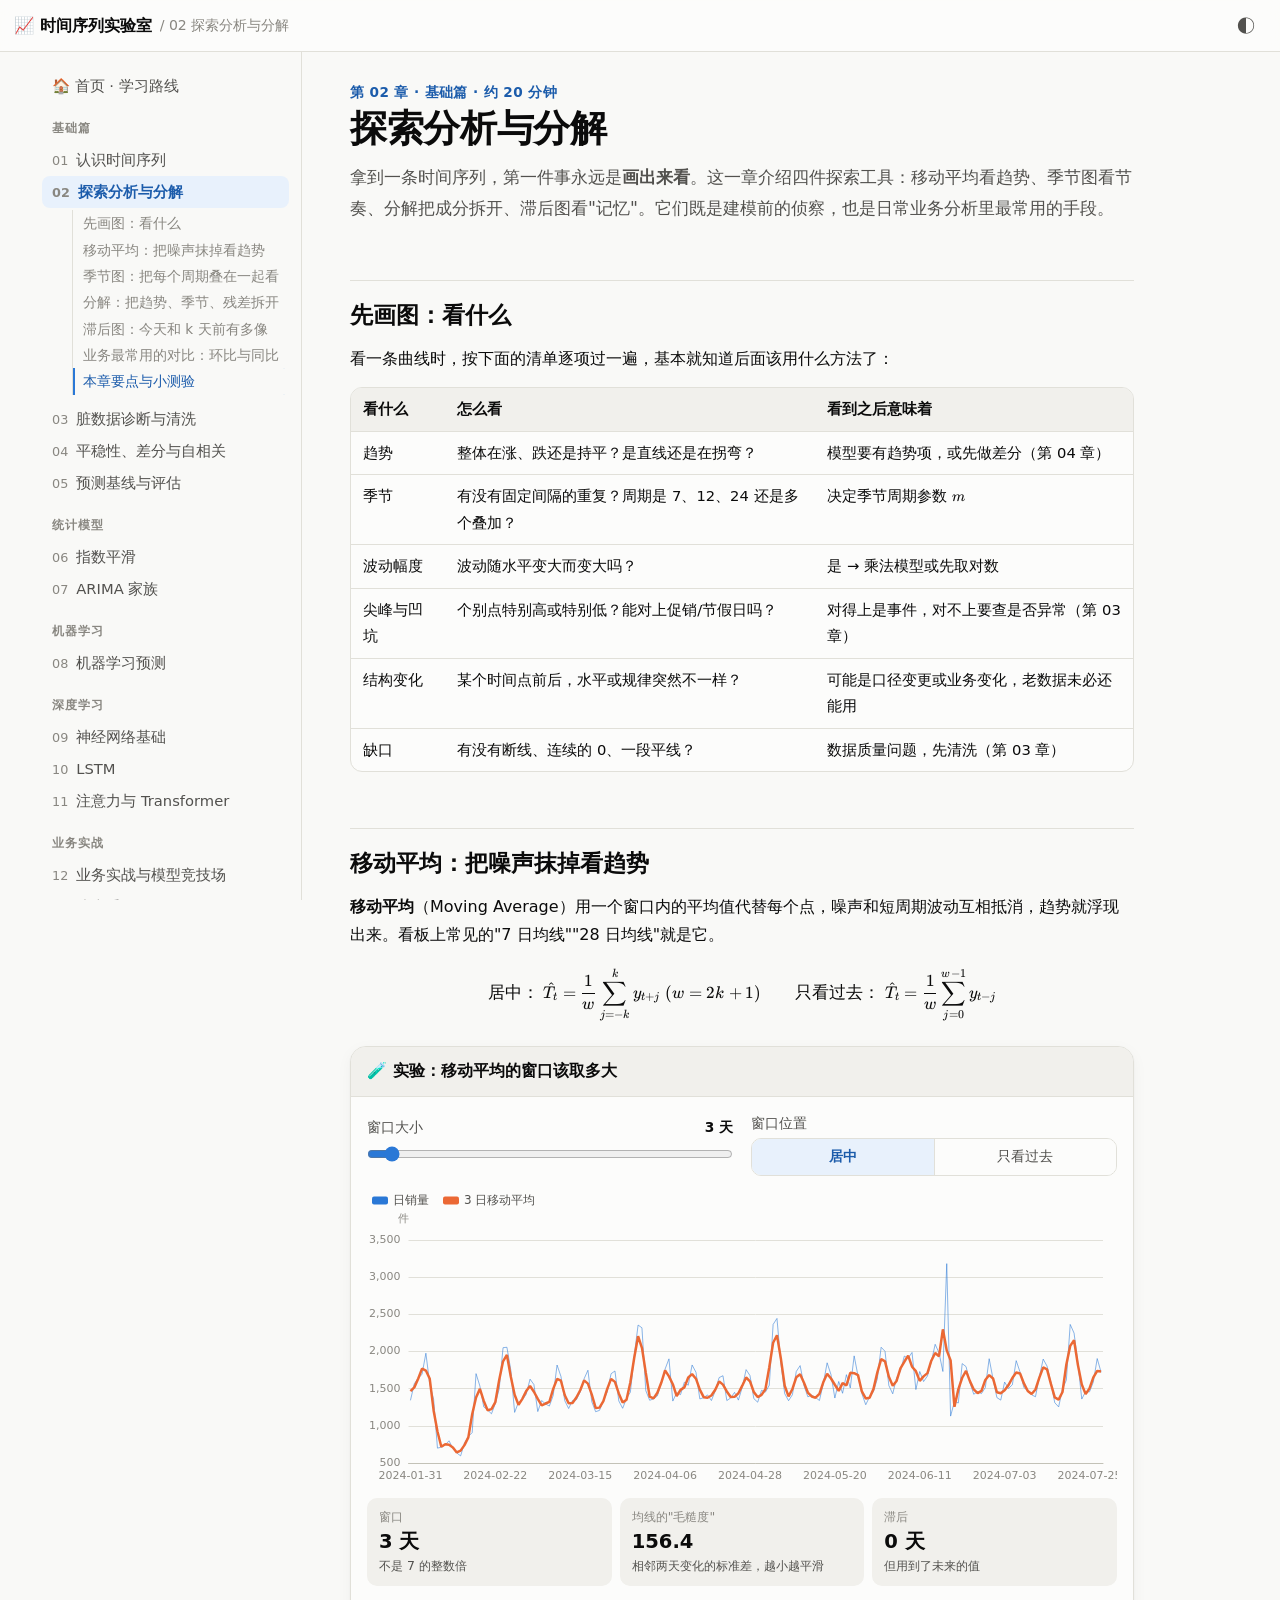
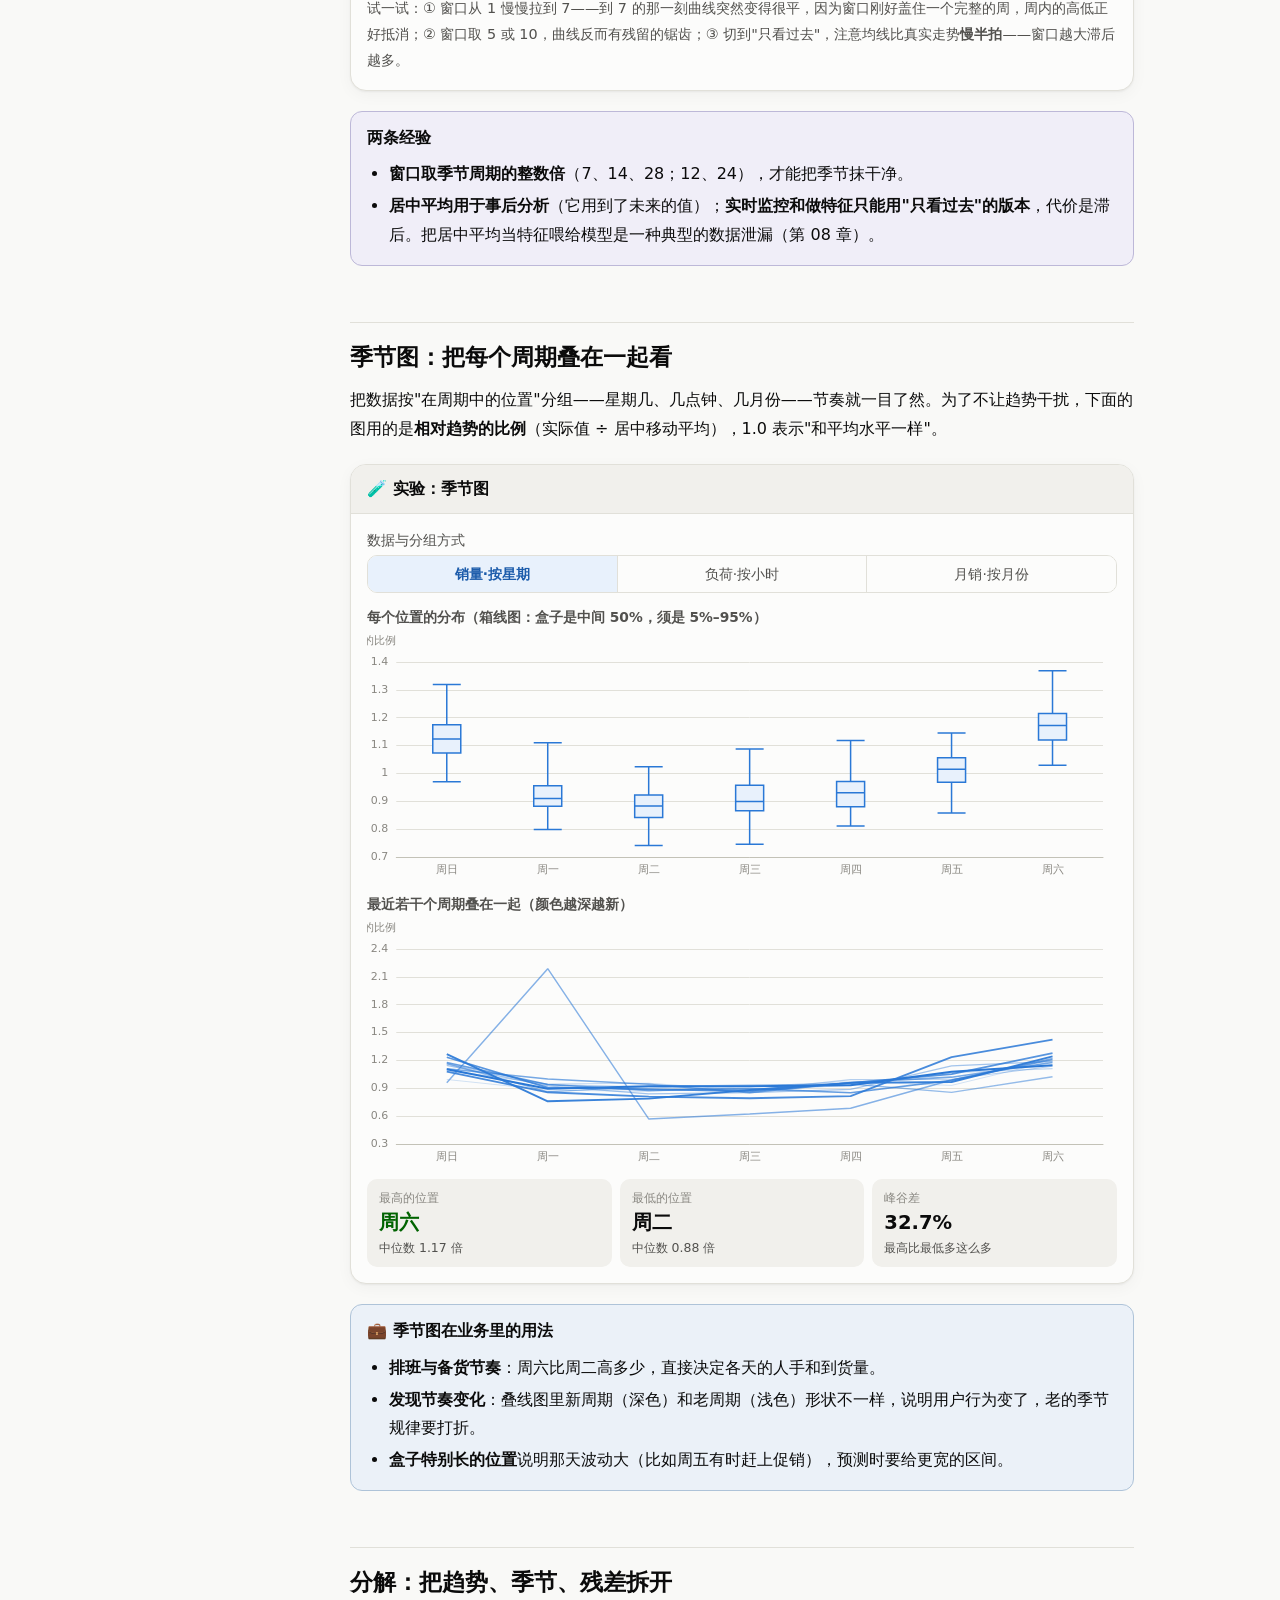
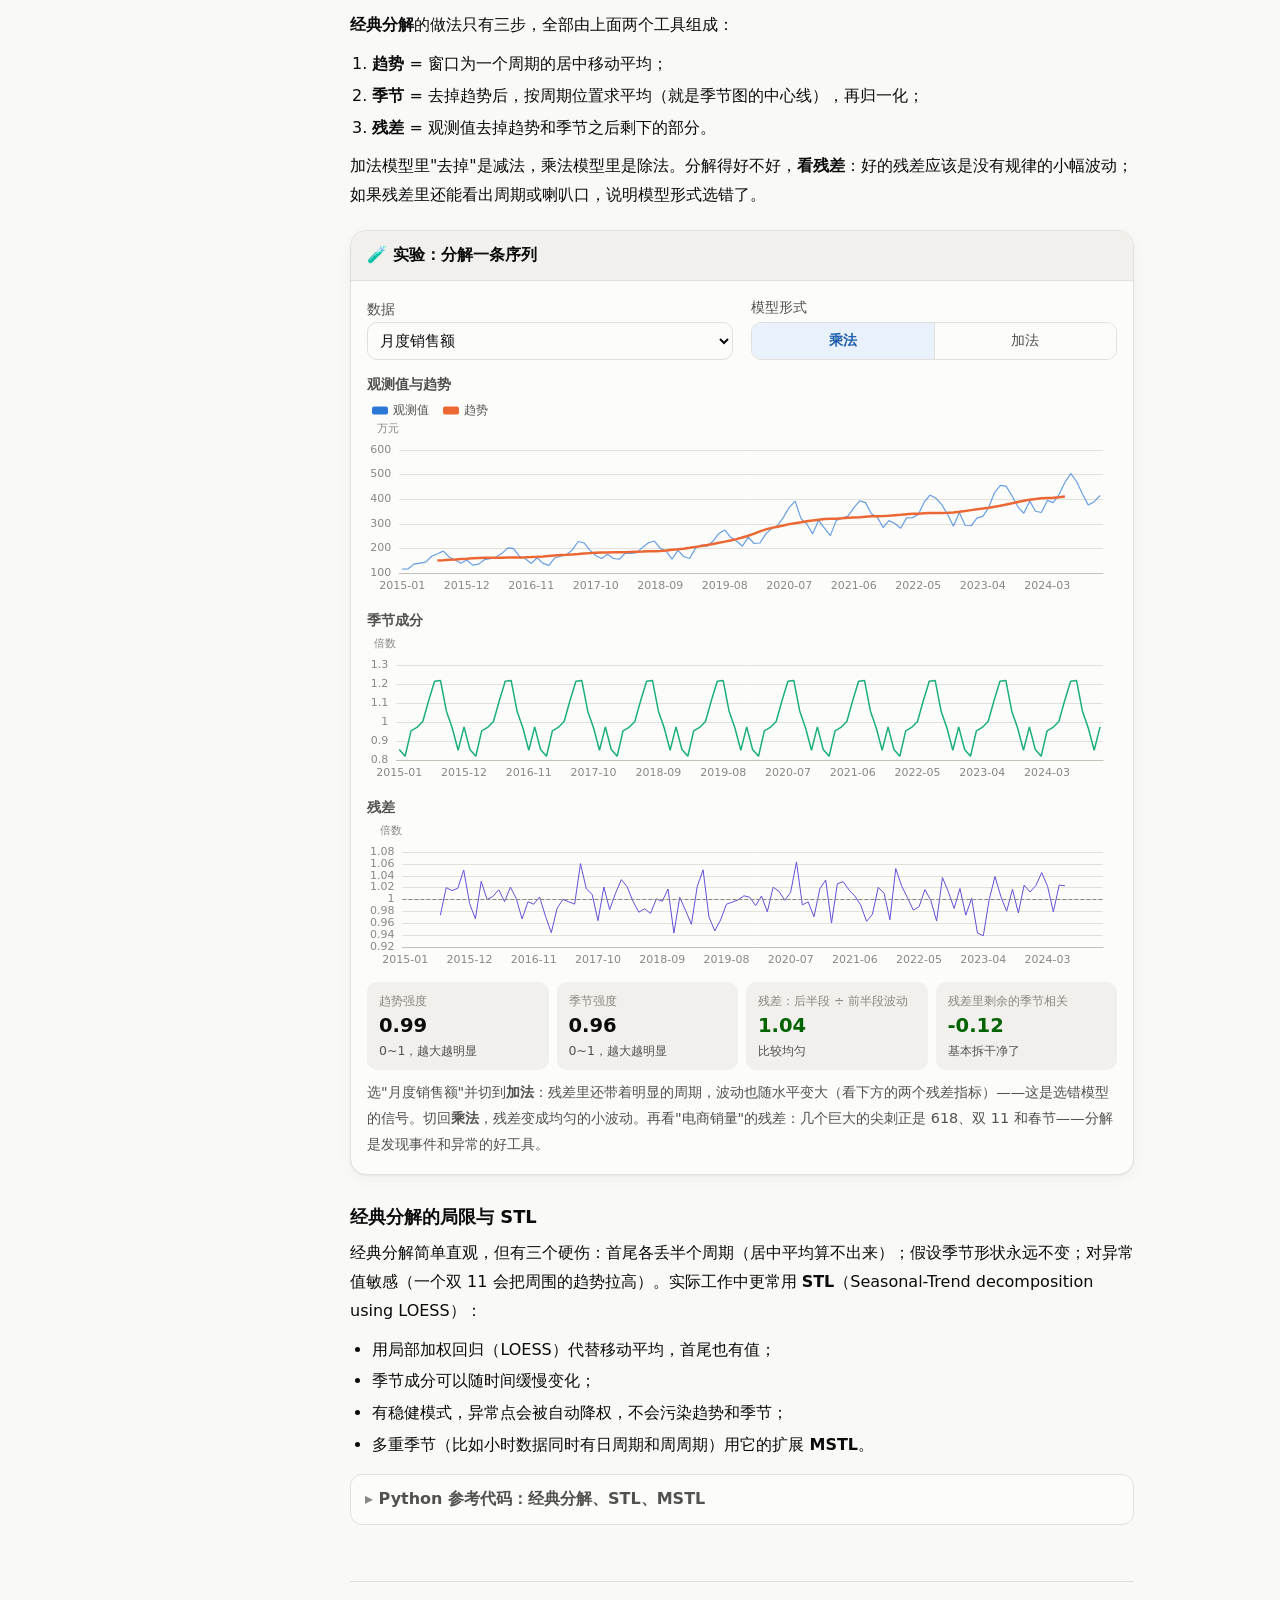
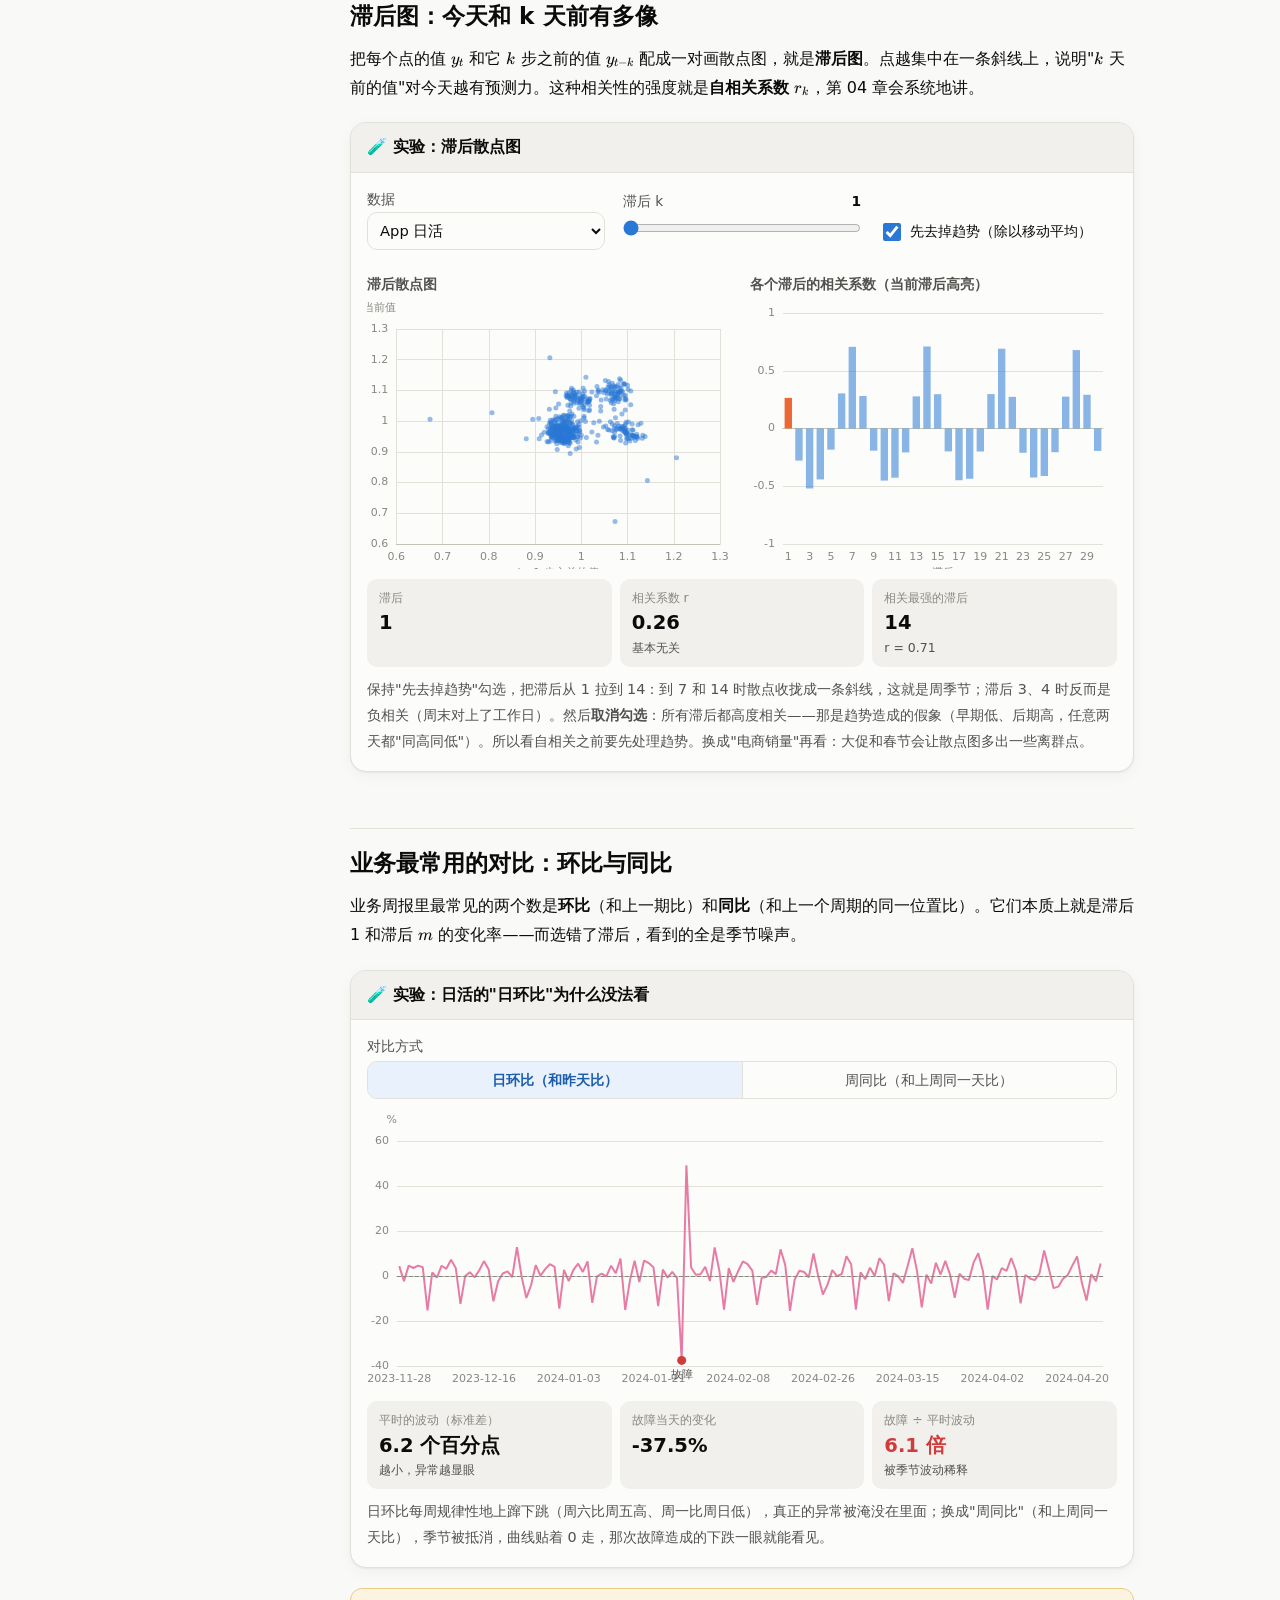
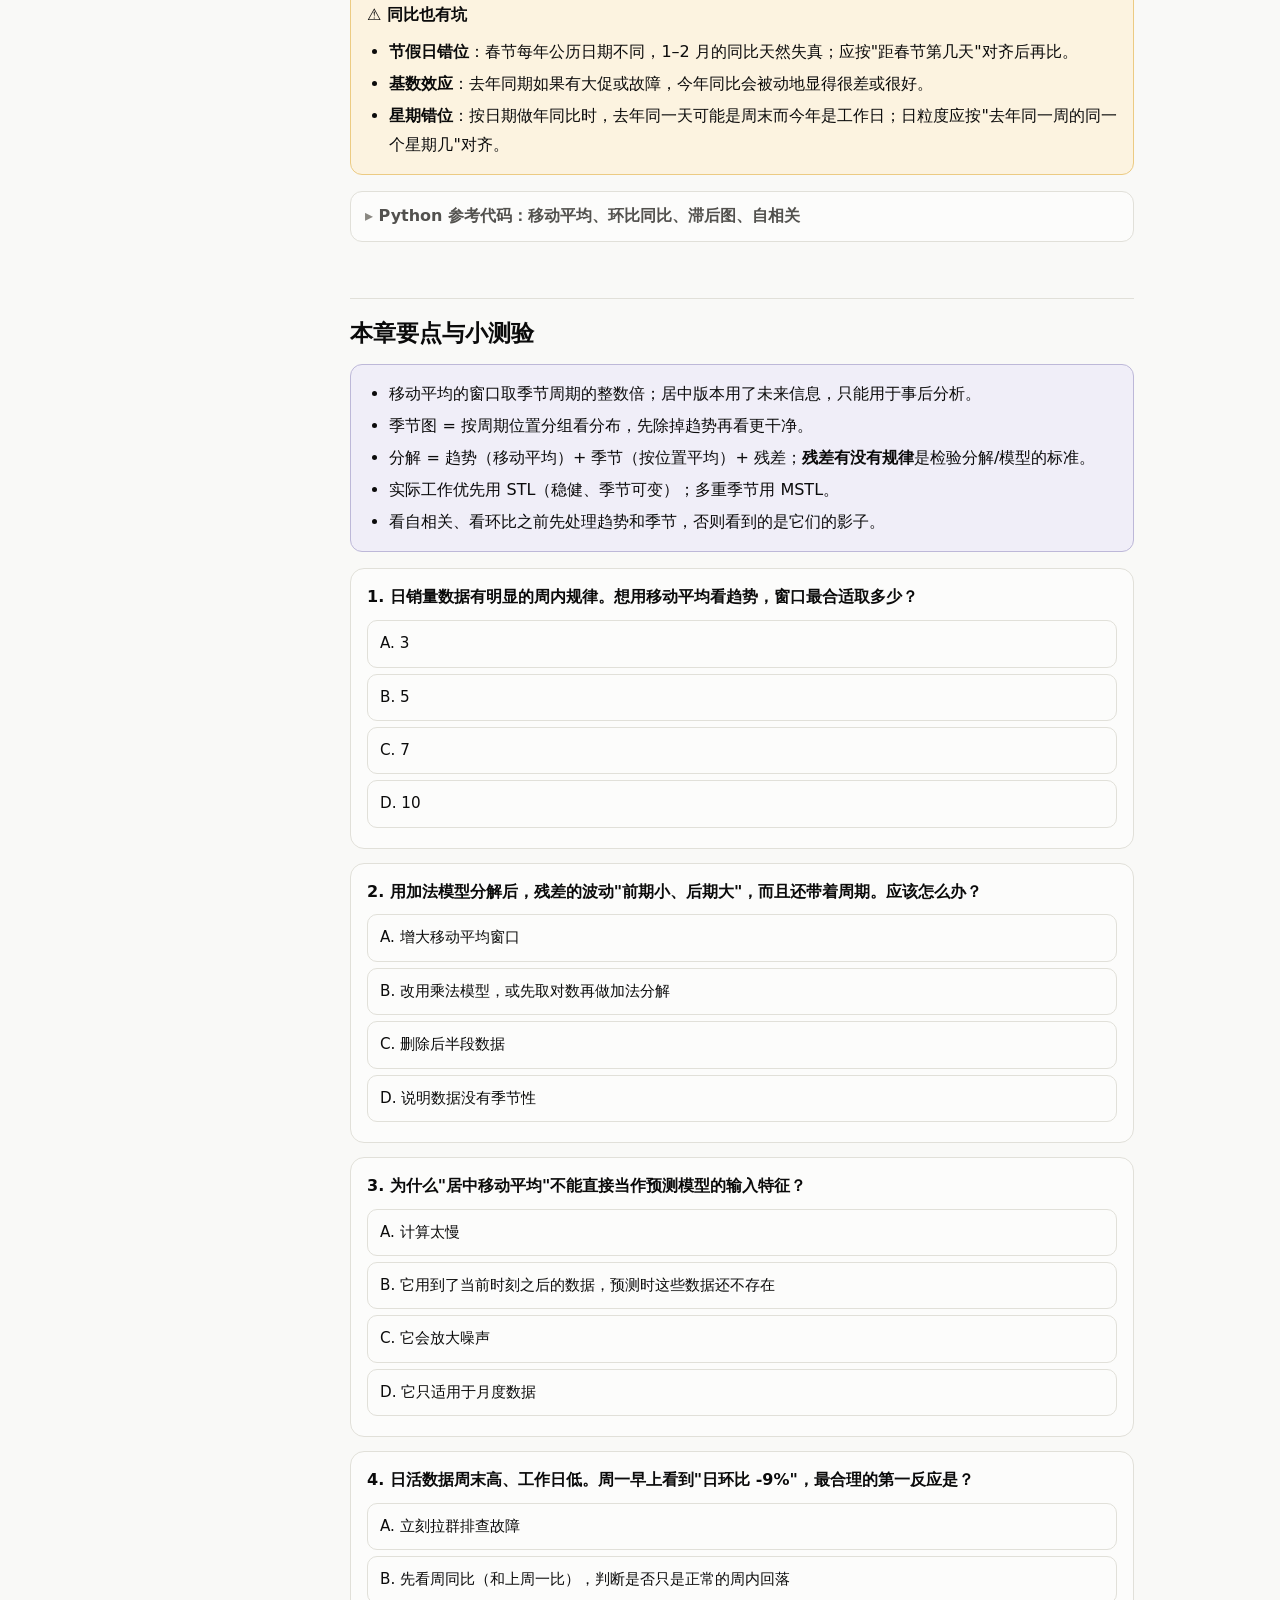
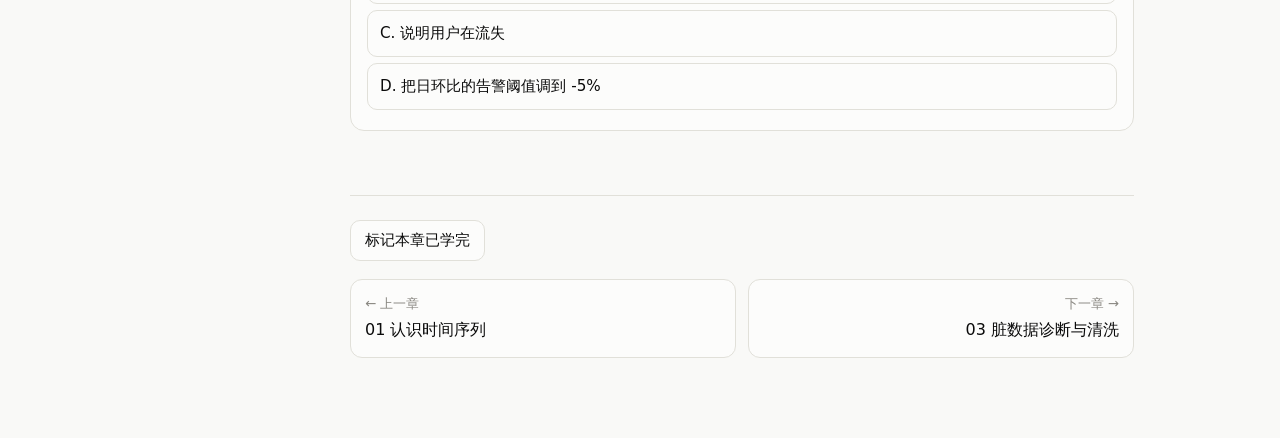
<file: chapters/02-eda.html>
<!doctype html>
<html lang="zh-CN">
<head>
<meta charset="utf-8">
<meta name="viewport" content="width=device-width,initial-scale=1">
<title>02 探索分析与分解 · 时间序列实验室</title>
<link rel="stylesheet" href="../assets/vendor/katex/katex.min.css">
<link rel="stylesheet" href="../assets/css/style.css">
<script>try{var t=localStorage.getItem('tsl-theme');if(t)document.documentElement.dataset.theme=t}catch(e){}</script>
</head>
<body data-ch="02">
<main>
<p class="lead">拿到一条时间序列，第一件事永远是<strong>画出来看</strong>。这一章介绍四件探索工具：移动平均看趋势、季节图看节奏、分解把成分拆开、滞后图看"记忆"。它们既是建模前的侦察，也是日常业务分析里最常用的手段。</p>

<section id="look">
<h2>先画图：看什么</h2>
<p>看一条曲线时，按下面的清单逐项过一遍，基本就知道后面该用什么方法了：</p>
<div class="tw"><table>
<thead><tr><th>看什么</th><th>怎么看</th><th>看到之后意味着</th></tr></thead>
<tbody>
<tr><td>趋势</td><td>整体在涨、跌还是持平？是直线还是在拐弯？</td><td>模型要有趋势项，或先做差分（第 04 章）</td></tr>
<tr><td>季节</td><td>有没有固定间隔的重复？周期是 7、12、24 还是多个叠加？</td><td>决定季节周期参数 $m$</td></tr>
<tr><td>波动幅度</td><td>波动随水平变大而变大吗？</td><td>是 → 乘法模型或先取对数</td></tr>
<tr><td>尖峰与凹坑</td><td>个别点特别高或特别低？能对上促销/节假日吗？</td><td>对得上是事件，对不上要查是否异常（第 03 章）</td></tr>
<tr><td>结构变化</td><td>某个时间点前后，水平或规律突然不一样？</td><td>可能是口径变更或业务变化，老数据未必还能用</td></tr>
<tr><td>缺口</td><td>有没有断线、连续的 0、一段平线？</td><td>数据质量问题，先清洗（第 03 章）</td></tr>
</tbody></table></div>
</section>

<section id="ma">
<h2>移动平均：把噪声抹掉看趋势</h2>
<p><strong>移动平均</strong>（Moving Average）用一个窗口内的平均值代替每个点，噪声和短周期波动互相抵消，趋势就浮现出来。看板上常见的"7 日均线""28 日均线"就是它。</p>
$$\text{居中：}\; \hat T_t = \frac{1}{w}\sum_{j=-k}^{k} y_{t+j}\;(w = 2k+1) \qquad \text{只看过去：}\; \hat T_t = \frac{1}{w}\sum_{j=0}^{w-1} y_{t-j}$$

<div class="demo" id="ma-demo">
  <div class="demo-title">🧪 实验：移动平均的窗口该取多大</div>
  <div class="demo-body">
    <div class="ctl"></div>
    <div class="chart" data-h="300"></div>
    <div class="readout"></div>
    <p class="hint">试一试：① 窗口从 1 慢慢拉到 7——到 7 的那一刻曲线突然变得很平，因为窗口刚好盖住一个完整的周，周内的高低正好抵消；② 窗口取 5 或 10，曲线反而有残留的锯齿；③ 切到"只看过去"，注意均线比真实走势<strong>慢半拍</strong>——窗口越大滞后越多。</p>
  </div>
</div>
<div class="callout key">
  <div class="hd">两条经验</div>
  <ul>
    <li><strong>窗口取季节周期的整数倍</strong>（7、14、28；12、24），才能把季节抹干净。</li>
    <li><strong>居中平均用于事后分析</strong>（它用到了未来的值）；<strong>实时监控和做特征只能用"只看过去"的版本</strong>，代价是滞后。把居中平均当特征喂给模型是一种典型的数据泄漏（第 08 章）。</li>
  </ul>
</div>
</section>

<section id="season">
<h2>季节图：把每个周期叠在一起看</h2>
<p>把数据按"在周期中的位置"分组——星期几、几点钟、几月份——节奏就一目了然。为了不让趋势干扰，下面的图用的是<strong>相对趋势的比例</strong>（实际值 ÷ 居中移动平均），1.0 表示"和平均水平一样"。</p>
<div class="demo" id="season-demo">
  <div class="demo-title">🧪 实验：季节图</div>
  <div class="demo-body">
    <div class="ctl"></div>
    <div class="chart-cap">每个位置的分布（箱线图：盒子是中间 50%，须是 5%–95%）</div>
    <div class="chart" data-h="250"></div>
    <div class="chart-cap">最近若干个周期叠在一起（颜色越深越新）</div>
    <div class="chart" data-h="250"></div>
    <div class="readout"></div>
  </div>
</div>
<div class="callout biz">
  <div class="hd">💼 季节图在业务里的用法</div>
  <ul>
    <li><strong>排班与备货节奏</strong>：周六比周二高多少，直接决定各天的人手和到货量。</li>
    <li><strong>发现节奏变化</strong>：叠线图里新周期（深色）和老周期（浅色）形状不一样，说明用户行为变了，老的季节规律要打折。</li>
    <li><strong>盒子特别长的位置</strong>说明那天波动大（比如周五有时赶上促销），预测时要给更宽的区间。</li>
  </ul>
</div>
</section>

<section id="decomp">
<h2>分解：把趋势、季节、残差拆开</h2>
<p><strong>经典分解</strong>的做法只有三步，全部由上面两个工具组成：</p>
<ol>
  <li><strong>趋势</strong> = 窗口为一个周期的居中移动平均；</li>
  <li><strong>季节</strong> = 去掉趋势后，按周期位置求平均（就是季节图的中心线），再归一化；</li>
  <li><strong>残差</strong> = 观测值去掉趋势和季节之后剩下的部分。</li>
</ol>
<p>加法模型里"去掉"是减法，乘法模型里是除法。分解得好不好，<strong>看残差</strong>：好的残差应该是没有规律的小幅波动；如果残差里还能看出周期或喇叭口，说明模型形式选错了。</p>

<div class="demo" id="decomp-demo">
  <div class="demo-title">🧪 实验：分解一条序列</div>
  <div class="demo-body">
    <div class="ctl"></div>
    <div class="chart-cap">观测值与趋势</div>
    <div class="chart" data-h="200"></div>
    <div class="chart-cap">季节成分</div>
    <div class="chart" data-h="150"></div>
    <div class="chart-cap">残差</div>
    <div class="chart" data-h="150"></div>
    <div class="readout"></div>
    <p class="hint">选"月度销售额"并切到<strong>加法</strong>：残差里还带着明显的周期，波动也随水平变大（看下方的两个残差指标）——这是选错模型的信号。切回<strong>乘法</strong>，残差变成均匀的小波动。再看"电商销量"的残差：几个巨大的尖刺正是 618、双 11 和春节——分解是发现事件和异常的好工具。</p>
  </div>
</div>

<h3>经典分解的局限与 STL</h3>
<p>经典分解简单直观，但有三个硬伤：首尾各丢半个周期（居中平均算不出来）；假设季节形状永远不变；对异常值敏感（一个双 11 会把周围的趋势拉高）。实际工作中更常用 <strong>STL</strong>（Seasonal-Trend decomposition using LOESS）：</p>
<ul>
  <li>用局部加权回归（LOESS）代替移动平均，首尾也有值；</li>
  <li>季节成分可以随时间缓慢变化；</li>
  <li>有稳健模式，异常点会被自动降权，不会污染趋势和季节；</li>
  <li>多重季节（比如小时数据同时有日周期和周周期）用它的扩展 <strong>MSTL</strong>。</li>
</ul>
<details class="code"><summary>Python 参考代码：经典分解、STL、MSTL</summary>
<pre><code>from statsmodels.tsa.seasonal import seasonal_decompose, STL, MSTL

# 经典分解（乘法）
res = seasonal_decompose(y, model="multiplicative", period=7)
res.plot()

# STL：只支持加法，乘法结构先取对数；robust=True 抵抗异常值
import numpy as np
stl = STL(np.log(y), period=7, robust=True).fit()
trend, seasonal, resid = stl.trend, stl.seasonal, stl.resid

# 小时数据：日周期 24 + 周周期 168
mstl = MSTL(load, periods=(24, 24 * 7)).fit()

# 季节强度（0~1）：越接近 1 季节越明显
strength_s = max(0, 1 - resid.var() / (seasonal + resid).var())</code></pre></details>
</section>

<section id="lag">
<h2>滞后图：今天和 k 天前有多像</h2>
<p>把每个点的值 $y_t$ 和它 $k$ 步之前的值 $y_{t-k}$ 配成一对画散点图，就是<strong>滞后图</strong>。点越集中在一条斜线上，说明"$k$ 天前的值"对今天越有预测力。这种相关性的强度就是<strong>自相关系数</strong> $r_k$，第 04 章会系统地讲。</p>
<div class="demo" id="lag-demo">
  <div class="demo-title">🧪 实验：滞后散点图</div>
  <div class="demo-body">
    <div class="ctl"></div>
    <div class="grid2">
      <div><div class="chart-cap">滞后散点图</div><div class="chart" data-h="270"></div></div>
      <div><div class="chart-cap">各个滞后的相关系数（当前滞后高亮）</div><div class="chart" data-h="270"></div></div>
    </div>
    <div class="readout"></div>
    <p class="hint">保持"先去掉趋势"勾选，把滞后从 1 拉到 14：到 7 和 14 时散点收拢成一条斜线，这就是周季节；滞后 3、4 时反而是负相关（周末对上了工作日）。然后<strong>取消勾选</strong>：所有滞后都高度相关——那是趋势造成的假象（早期低、后期高，任意两天都"同高同低"）。所以看自相关之前要先处理趋势。换成"电商销量"再看：大促和春节会让散点图多出一些离群点。</p>
  </div>
</div>
</section>

<section id="yoy">
<h2>业务最常用的对比：环比与同比</h2>
<p>业务周报里最常见的两个数是<strong>环比</strong>（和上一期比）和<strong>同比</strong>（和上一个周期的同一位置比）。它们本质上就是滞后 1 和滞后 $m$ 的变化率——而选错了滞后，看到的全是季节噪声。</p>
<div class="demo" id="yoy-demo">
  <div class="demo-title">🧪 实验：日活的"日环比"为什么没法看</div>
  <div class="demo-body">
    <div class="ctl"></div>
    <div class="chart" data-h="280"></div>
    <div class="readout"></div>
    <p class="hint">日环比每周规律性地上蹿下跳（周六比周五高、周一比周日低），真正的异常被淹没在里面；换成"周同比"（和上周同一天比），季节被抵消，曲线贴着 0 走，那次故障造成的下跌一眼就能看见。</p>
  </div>
</div>
<div class="callout warn">
  <div class="hd">⚠️ 同比也有坑</div>
  <ul>
    <li><strong>节假日错位</strong>：春节每年公历日期不同，1–2 月的同比天然失真；应按"距春节第几天"对齐后再比。</li>
    <li><strong>基数效应</strong>：去年同期如果有大促或故障，今年同比会被动地显得很差或很好。</li>
    <li><strong>星期错位</strong>：按日期做年同比时，去年同一天可能是周末而今年是工作日；日粒度应按"去年同一周的同一个星期几"对齐。</li>
  </ul>
</div>
<details class="code"><summary>Python 参考代码：移动平均、环比同比、滞后图、自相关</summary>
<pre><code>import pandas as pd
from pandas.plotting import lag_plot, autocorrelation_plot

ma7  = y.rolling(7).mean()                 # 只看过去的 7 日均线（可用于实时/特征）
ma7c = y.rolling(7, center=True).mean()    # 居中（只用于事后分析）

dod = y.pct_change(1)                      # 日环比
wow = y.pct_change(7)                      # 周同比（和上周同一天比）
yoy = y.pct_change(364)                    # 年同比：用 364 天对齐星期几，而不是 365

lag_plot(y, lag=7)                         # 滞后散点图
print(y.autocorr(lag=7))                   # 滞后 7 的自相关系数

# 按星期几看季节（先除以趋势）
ratio = y / ma7c
print(ratio.groupby(ratio.index.dayofweek).describe())</code></pre></details>
</section>

<section id="summary">
<h2>本章要点与小测验</h2>
<div class="callout key">
<ul>
  <li>移动平均的窗口取季节周期的整数倍；居中版本用了未来信息，只能用于事后分析。</li>
  <li>季节图 = 按周期位置分组看分布，先除掉趋势再看更干净。</li>
  <li>分解 = 趋势（移动平均）+ 季节（按位置平均）+ 残差；<strong>残差有没有规律</strong>是检验分解/模型的标准。</li>
  <li>实际工作优先用 STL（稳健、季节可变）；多重季节用 MSTL。</li>
  <li>看自相关、看环比之前先处理趋势和季节，否则看到的是它们的影子。</li>
</ul>
</div>
<div id="quiz"></div>
</section>
</main>

<script src="../assets/vendor/echarts.min.js"></script>
<script src="../assets/vendor/katex/katex.min.js"></script>
<script src="../assets/vendor/katex/auto-render.min.js"></script>
<script src="../assets/js/tslib.js"></script>
<script src="../assets/js/site.js"></script>
<script>
const { S } = Site;
const DS_OPTS = [['retail', '电商销量'], ['dau', 'App 日活'], ['monthly', '月度销售额'], ['load', '电力负荷']];

/* ---------- 移动平均 ---------- */
Site.demo('ma-demo', {
  controls: [
    { k: 'w', label: '窗口大小', min: 1, max: 42, step: 1, value: 3, fmt: v => v + ' 天' },
    { k: 'mode', label: '窗口位置', type: 'seg', options: [['center', '居中'], ['trail', '只看过去']] },
  ],
  render(s, d) {
    const ds = TS.data.retail(), a = 760, b = 940, y = ds.y.slice(a - 60, b + 60);
    const ma = TS.ma(y, s.w, s.mode === 'center').slice(60, 60 + b - a), raw = y.slice(60, 60 + b - a);
    d.chart(0, { xAxis: { data: ds.dates.slice(a, b) }, yAxis: { name: '件' }, series: [S.line('日销量', raw, { c: 0, w: 1, op: 0.55 }), S.line(s.w + ' 日移动平均', ma, { c: 1, w: 2.5 })] });
    const rough = TS.std(TS.diff(ma.filter(Number.isFinite)));
    d.out(Site.tiles([
      ['窗口', s.w + ' 天', s.w % 7 === 0 ? '是 7 的整数倍 ✓' : '不是 7 的整数倍', s.w % 7 === 0 ? 'good' : ''],
      ['均线的"毛糙度"', rough, '相邻两天变化的标准差，越小越平滑'],
      ['滞后', s.mode === 'center' ? '0 天' : ((s.w - 1) / 2).toFixed(1) + ' 天', s.mode === 'center' ? '但用到了未来的值' : '平均慢这么多'],
    ]));
  },
});

/* ---------- 季节图 ---------- */
const SEASON = {
  retail: { name: '电商销量 · 按星期', m: 7, labels: ['周日', '周一', '周二', '周三', '周四', '周五', '周六'], phase: (ds, i) => TS.dow(ds.dates[i]), cycles: 12 },
  load: { name: '电力负荷 · 按小时', m: 24, labels: Array.from({ length: 24 }, (_, h) => h + '时'), phase: (ds, i) => i % 24, cycles: 14 },
  monthly: { name: '月度销售额 · 按月份', m: 12, labels: Array.from({ length: 12 }, (_, k) => (k + 1) + '月'), phase: (ds, i) => i % 12, cycles: 10 },
};
Site.demo('season-demo', {
  controls: [{ k: 'ds', label: '数据与分组方式', type: 'seg', options: [['retail', '销量·按星期'], ['load', '负荷·按小时'], ['monthly', '月销·按月份']] }],
  render(s, d) {
    const cfg = SEASON[s.ds], ds = TS.data[s.ds](), m = cfg.m, p = Site.pal();
    const tr = TS.ma(ds.y, m, true), ratio = ds.y.map((v, i) => v / tr[i]);
    const groups = Array.from({ length: m }, () => []);
    ratio.forEach((v, i) => { if (Number.isFinite(v)) groups[cfg.phase(ds, i)].push(v); });
    const box = groups.map(g => [0.05, 0.25, 0.5, 0.75, 0.95].map(q => +TS.quantile(g, q).toFixed(3)));
    d.chart(0, {
      xAxis: { data: cfg.labels }, yAxis: { name: '相对趋势的比例' }, legend: false,
      tooltip: { trigger: 'item', formatter: q => `${q.name}<br>中位数 <b>${q.value[3]}</b><br>中间 50%：${q.value[2]} ~ ${q.value[4]}<br>5%~95%：${q.value[1]} ~ ${q.value[5]}` },
      series: [{ type: 'boxplot', name: '分布', data: box, itemStyle: { color: p.dark ? '#13243a' : '#e8f1fc', borderColor: p.s[0], borderWidth: 1.5 }, boxWidth: [8, 28] }],
    });
    // 叠线：最近若干个完整周期
    const first = cfg.phase(ds, 0), start0 = (m - first) % m, total = Math.floor((ds.y.length - start0) / m);
    const lines = [], nC = Math.min(cfg.cycles, total);
    for (let c = total - nC; c < total; c++) {
      const st = start0 + c * m, seg = ratio.slice(st, st + m);
      if (seg.some(v => !Number.isFinite(v))) continue;
      const k = (c - (total - nC)) / Math.max(1, nC - 1);
      lines.push(S.line(s.ds === 'monthly' ? ds.dates[st].slice(0, 4) + ' 年' : ds.dates[st].slice(0, 10) + ' 起', seg.map(v => +v.toFixed(3)), { c: p.s[0], w: 1 + k, op: 0.2 + 0.8 * k }));
    }
    d.chart(1, { xAxis: { data: cfg.labels }, yAxis: { name: '相对趋势的比例' }, legend: false, series: lines });
    const med = box.map(b => b[2]), hi = med.indexOf(Math.max(...med)), lo = med.indexOf(Math.min(...med));
    d.out(Site.tiles([
      ['最高的位置', cfg.labels[hi], '中位数 ' + med[hi].toFixed(2) + ' 倍', 'good'],
      ['最低的位置', cfg.labels[lo], '中位数 ' + med[lo].toFixed(2) + ' 倍'],
      ['峰谷差', Site.pct(med[hi] / med[lo] - 1), '最高比最低多这么多'],
    ]));
  },
});

/* ---------- 分解 ---------- */
Site.demo('decomp-demo', {
  controls: [
    { k: 'ds', label: '数据', type: 'select', options: DS_OPTS, value: 'monthly' },
    { k: 'type', label: '模型形式', type: 'seg', options: [['mul', '乘法'], ['add', '加法']] },
  ],
  render(s, d) {
    const ds = TS.data[s.ds](), m = ds.period, n = Math.min(ds.y.length, s.ds === 'load' ? 24 * 21 : 9999);
    const y = ds.y.slice(-n), x = ds.dates.slice(-n), dc = TS.decompose(y, m, s.type), mul = s.type === 'mul';
    d.chart(0, { xAxis: { data: x }, yAxis: { name: ds.unit }, series: [S.line('观测值', y, { c: 0, w: 1.2, op: 0.7 }), S.line('趋势', dc.trend, { c: 1, w: 2.5 })] });
    d.chart(1, { xAxis: { data: x }, yAxis: { name: mul ? '倍数' : ds.unit }, legend: false, series: [S.line('季节', dc.seasonal, { c: 2, w: 1.5 })] });
    const base = mul ? 1 : 0;
    d.chart(2, { xAxis: { data: x }, yAxis: { name: mul ? '倍数' : ds.unit }, legend: false, series: [Object.assign(S.line('残差', dc.resid, { c: 6, w: 1 }), { markLine: S.hline(base) })] });
    // 季节强度 / 趋势强度（乘法在对数尺度上算）
    const f = v => mul ? Math.log(v) : v, ok = dc.resid.map((v, i) => Number.isFinite(v));
    const R = dc.resid.filter((_, i) => ok[i]).map(f), Sx = dc.seasonal.filter((_, i) => ok[i]).map(f), T = dc.trend.filter((_, i) => ok[i]).map(f);
    const vR = TS.variance(R), FS = Math.max(0, 1 - vR / TS.variance(Sx.map((v, i) => v + R[i]))), FT = Math.max(0, 1 - vR / TS.variance(T.map((v, i) => v + R[i])));
    // 残差是否"前小后大"：后半段标准差 / 前半段标准差
    const half = R.length >> 1, fan = TS.std(dc.resid.filter(Number.isFinite).slice(half)) / TS.std(dc.resid.filter(Number.isFinite).slice(0, half));
    const rAc = TS.acf(dc.resid.filter(Number.isFinite), m)[m];
    d.out(Site.tiles([
      ['趋势强度', FT.toFixed(2), '0~1，越大越明显'],
      ['季节强度', FS.toFixed(2), '0~1，越大越明显'],
      ['残差：后半段 ÷ 前半段波动', fan.toFixed(2), fan > 1.3 ? '前小后大 → 模型形式可能不对' : '比较均匀', fan > 1.3 ? 'bad' : 'good'],
      ['残差里剩余的季节相关', rAc.toFixed(2), Math.abs(rAc) > 0.3 ? '残差里还有周期没拆干净' : '基本拆干净了', Math.abs(rAc) > 0.3 ? 'bad' : 'good'],
    ]));
  },
});

/* ---------- 滞后图 ---------- */
Site.demo('lag-demo', {
  controls: [
    { k: 'ds', label: '数据', type: 'select', options: DS_OPTS.slice(0, 3), value: 'dau' },
    { k: 'lag', label: '滞后 k', min: 1, max: 30, step: 1, value: 1 },
    { k: 'det', label: '先去掉趋势（除以移动平均）', type: 'check', value: true },
  ],
  render(s, d) {
    const ds = TS.data[s.ds](), m = ds.period, p = Site.pal();
    let y = ds.y;
    if (s.det) { const tr = TS.ma(ds.y, m, true); y = ds.y.map((v, i) => v / tr[i]).filter(Number.isFinite); }
    const k = Math.min(s.lag, y.length - 5), pts = [];
    for (let i = k; i < y.length; i++) pts.push([+y[i - k].toFixed(3), +y[i].toFixed(3)]);
    const ac = TS.acf(y, 30);
    d.chart(0, {
      xAxis: { type: 'value', name: `k=${k} 步之前的值`, nameLocation: 'middle', nameGap: 24 }, yAxis: { name: '当前值' }, legend: false,
      tooltip: { trigger: 'item', formatter: q => `${k} 步前：${q.value[0]}<br>当前：${q.value[1]}` },
      series: [S.scatter('点对', pts, { c: 0, size: 5, op: 0.5, ring: false })],
    });
    d.chart(1, {
      xAxis: { data: ac.slice(1).map((_, i) => i + 1), name: '滞后', nameLocation: 'middle', nameGap: 24 }, yAxis: { min: -1, max: 1, scale: false }, legend: false,
      series: [{ type: 'bar', name: '相关系数', data: ac.slice(1).map((v, i) => ({ value: +v.toFixed(3), itemStyle: { color: i + 1 === k ? p.s[1] : p.s[0], opacity: i + 1 === k ? 1 : 0.55 } })), barMaxWidth: 12 }],
    });
    const r = ac[k];
    d.out(Site.tiles([
      ['滞后', k], ['相关系数 r', r.toFixed(2), Math.abs(r) > 0.7 ? '强相关' : Math.abs(r) > 0.3 ? '中等相关' : '基本无关', Math.abs(r) > 0.7 ? 'good' : ''],
      ['相关最强的滞后', ac.indexOf(Math.max(...ac.slice(1))), 'r = ' + Math.max(...ac.slice(1)).toFixed(2)],
    ]));
  },
});

/* ---------- 环比与同比 ---------- */
Site.demo('yoy-demo', {
  controls: [{ k: 'mode', label: '对比方式', type: 'seg', options: [['dod', '日环比（和昨天比）'], ['wow', '周同比（和上周同一天比）']] }],
  render(s, d) {
    const ds = TS.data.dau(), a = 150, b = 300, lag = s.mode === 'dod' ? 1 : 7;
    const chg = [], x = ds.dates.slice(a, b);
    for (let i = a; i < b; i++) chg.push(+((ds.y[i] / ds.y[i - lag] - 1) * 100).toFixed(2));
    const ser = S.line(s.mode === 'dod' ? '日环比 %' : '周同比 %', chg, { c: s.mode === 'dod' ? 4 : 0 });
    ser.markLine = S.hline(0);
    const an = ds.anomalies.filter(i => i >= a && i < b);
    ser.markPoint = { symbol: 'circle', symbolSize: 9, itemStyle: { color: Site.pal().crit }, label: { show: true, formatter: '故障', position: 'bottom', color: Site.pal().ink2, fontSize: 11 }, data: an.slice(0, 1).map(i => ({ coord: [i - a, chg[i - a]] })) };
    d.chart(0, { xAxis: { data: x }, yAxis: { name: '%' }, legend: false, series: [ser] });
    const normal = chg.filter((_, i) => !an.some(q => Math.abs(q - a - i) <= 8));
    const dip = chg[an[0] - a], sd = TS.std(normal);
    d.out(Site.tiles([
      ['平时的波动（标准差）', sd.toFixed(1) + ' 个百分点', '越小，异常越显眼'],
      ['故障当天的变化', dip.toFixed(1) + '%'],
      ['故障 ÷ 平时波动', (Math.abs(dip) / sd).toFixed(1) + ' 倍', Math.abs(dip) / sd > 10 ? '一眼可见' : '被季节波动稀释', Math.abs(dip) / sd > 10 ? 'good' : 'bad'],
    ]));
  },
});

Site.quiz('quiz', [
  { q: '日销量数据有明显的周内规律。想用移动平均看趋势，窗口最合适取多少？', opts: ['3', '5', '7', '10'], ans: 2, why: '窗口等于季节周期（或其整数倍）时，每个窗口里都恰好包含完整的一周，周内高低相互抵消，只剩趋势。' },
  { q: '用加法模型分解后，残差的波动"前期小、后期大"，而且还带着周期。应该怎么办？', opts: ['增大移动平均窗口', '改用乘法模型，或先取对数再做加法分解', '删除后半段数据', '说明数据没有季节性'], ans: 1, why: '残差随水平放大、还残留周期，说明季节幅度是按比例变化的——乘法结构。换乘法或取对数后残差会变均匀。' },
  { q: '为什么"居中移动平均"不能直接当作预测模型的输入特征？', opts: ['计算太慢', '它用到了当前时刻之后的数据，预测时这些数据还不存在', '它会放大噪声', '它只适用于月度数据'], ans: 1, why: '居中窗口包含未来的值。训练时能算出来，上线预测时算不出来——典型的数据泄漏。做特征只能用"只看过去"的滚动统计。' },
  { q: '日活数据周末高、工作日低。周一早上看到"日环比 -9%"，最合理的第一反应是？', opts: ['立刻拉群排查故障', '先看周同比（和上周一比），判断是否只是正常的周内回落', '说明用户在流失', '把日环比的告警阈值调到 -5%'], ans: 1, why: '周日到周一的回落是季节规律。和上周同一天比才能抵消季节，看出真实变化。' },
]);
</script>
</body>
</html>
</file>
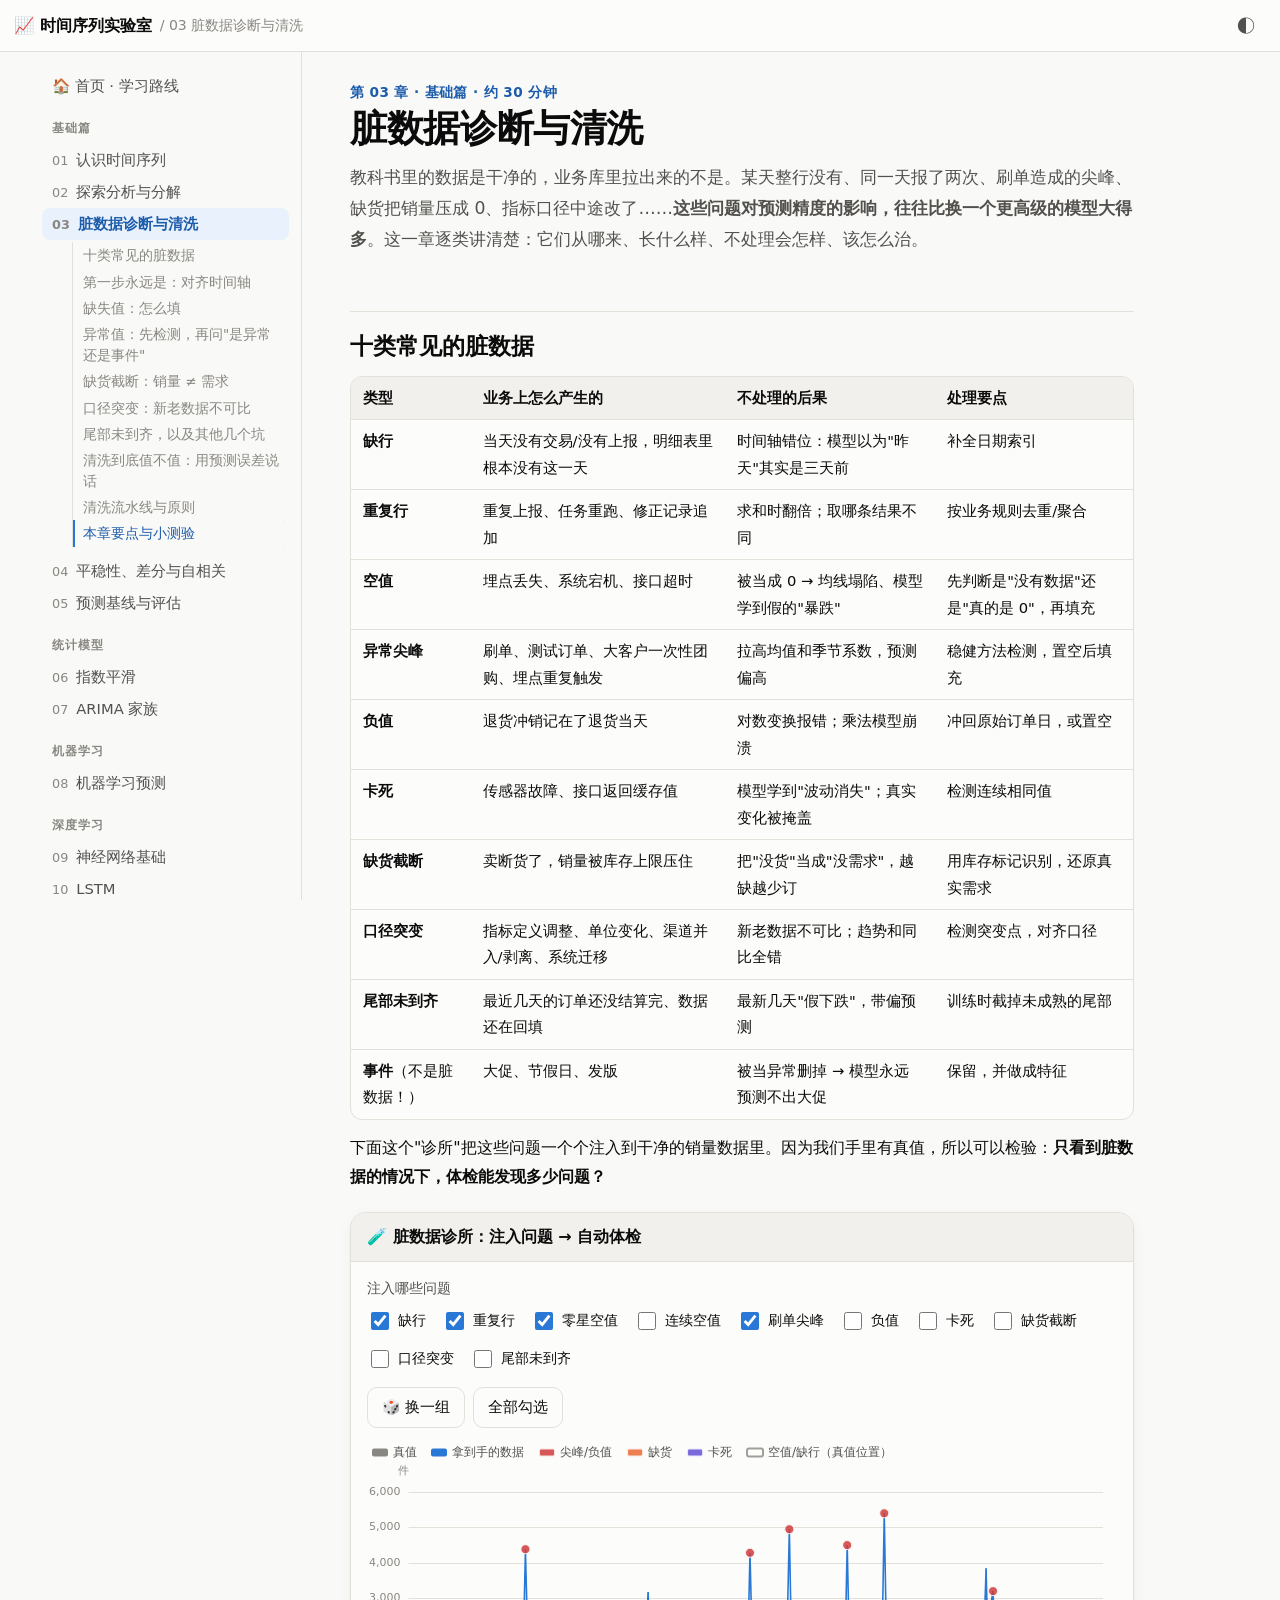
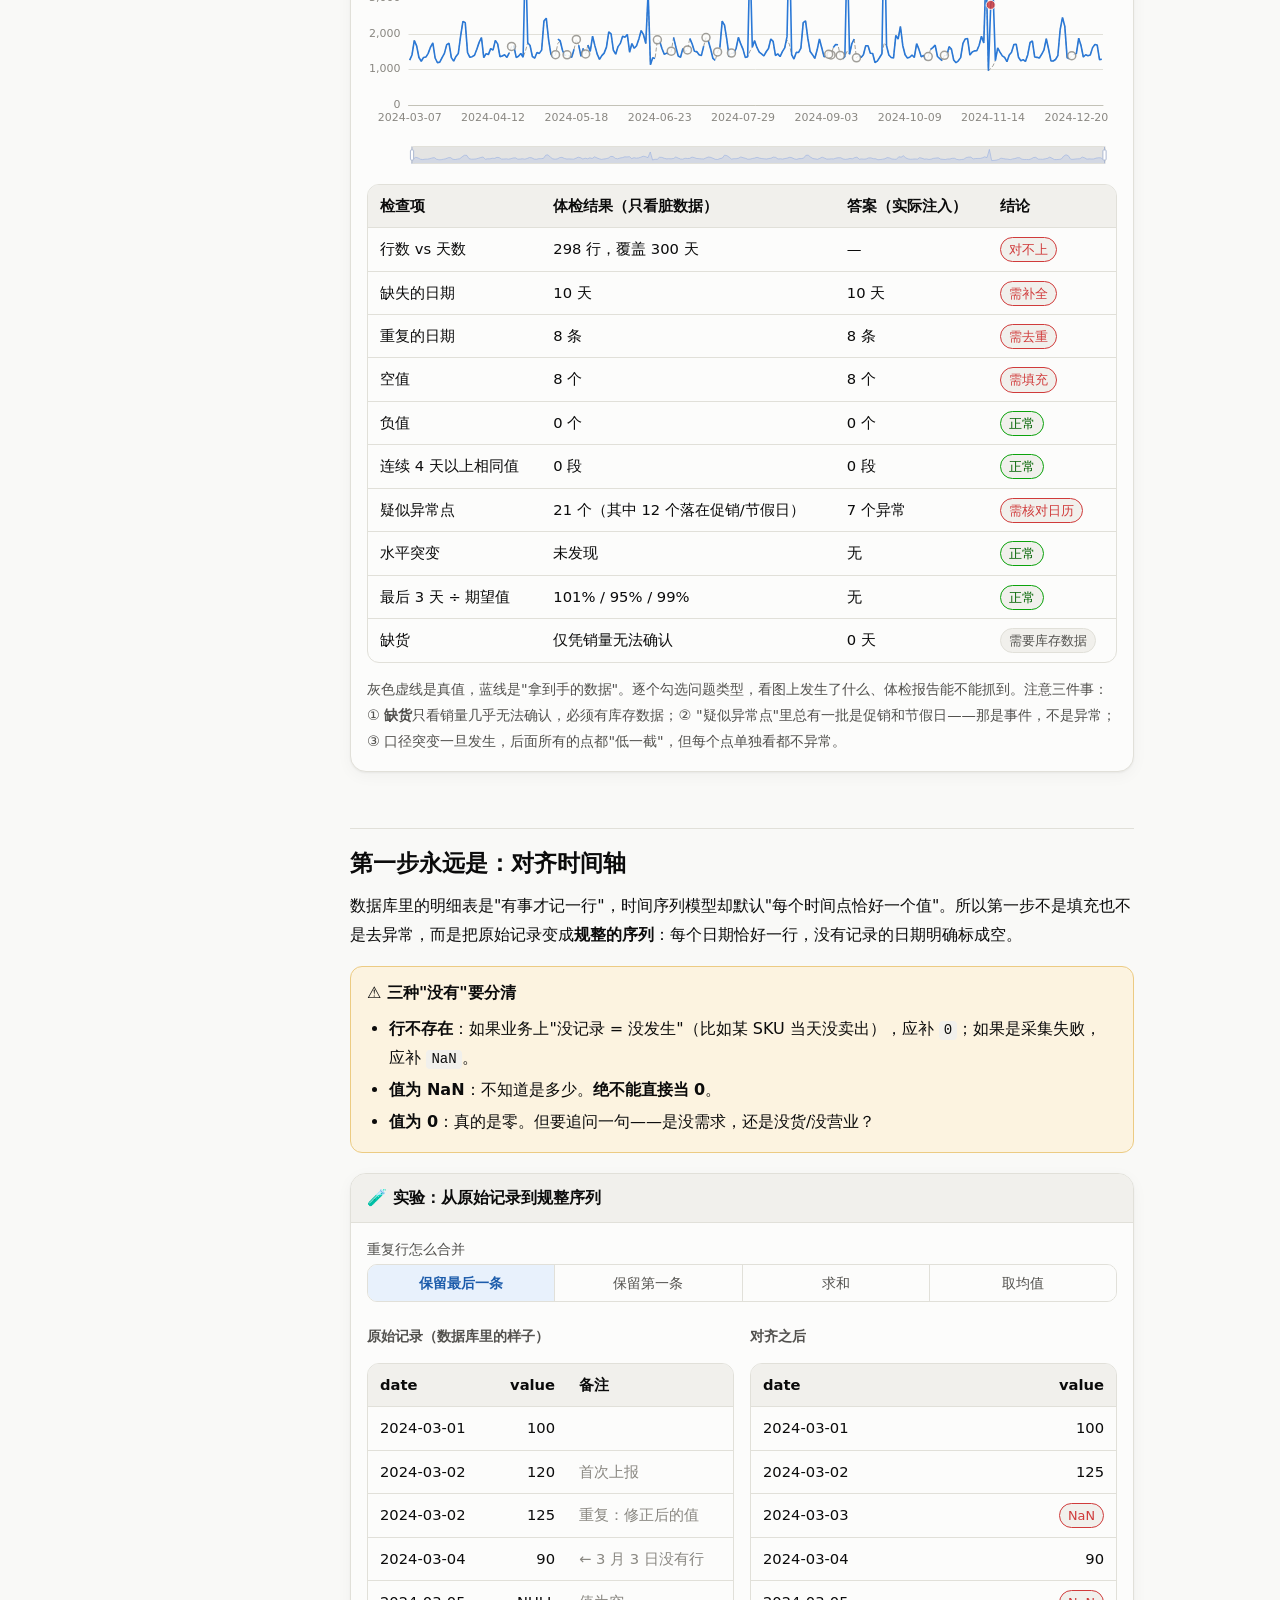
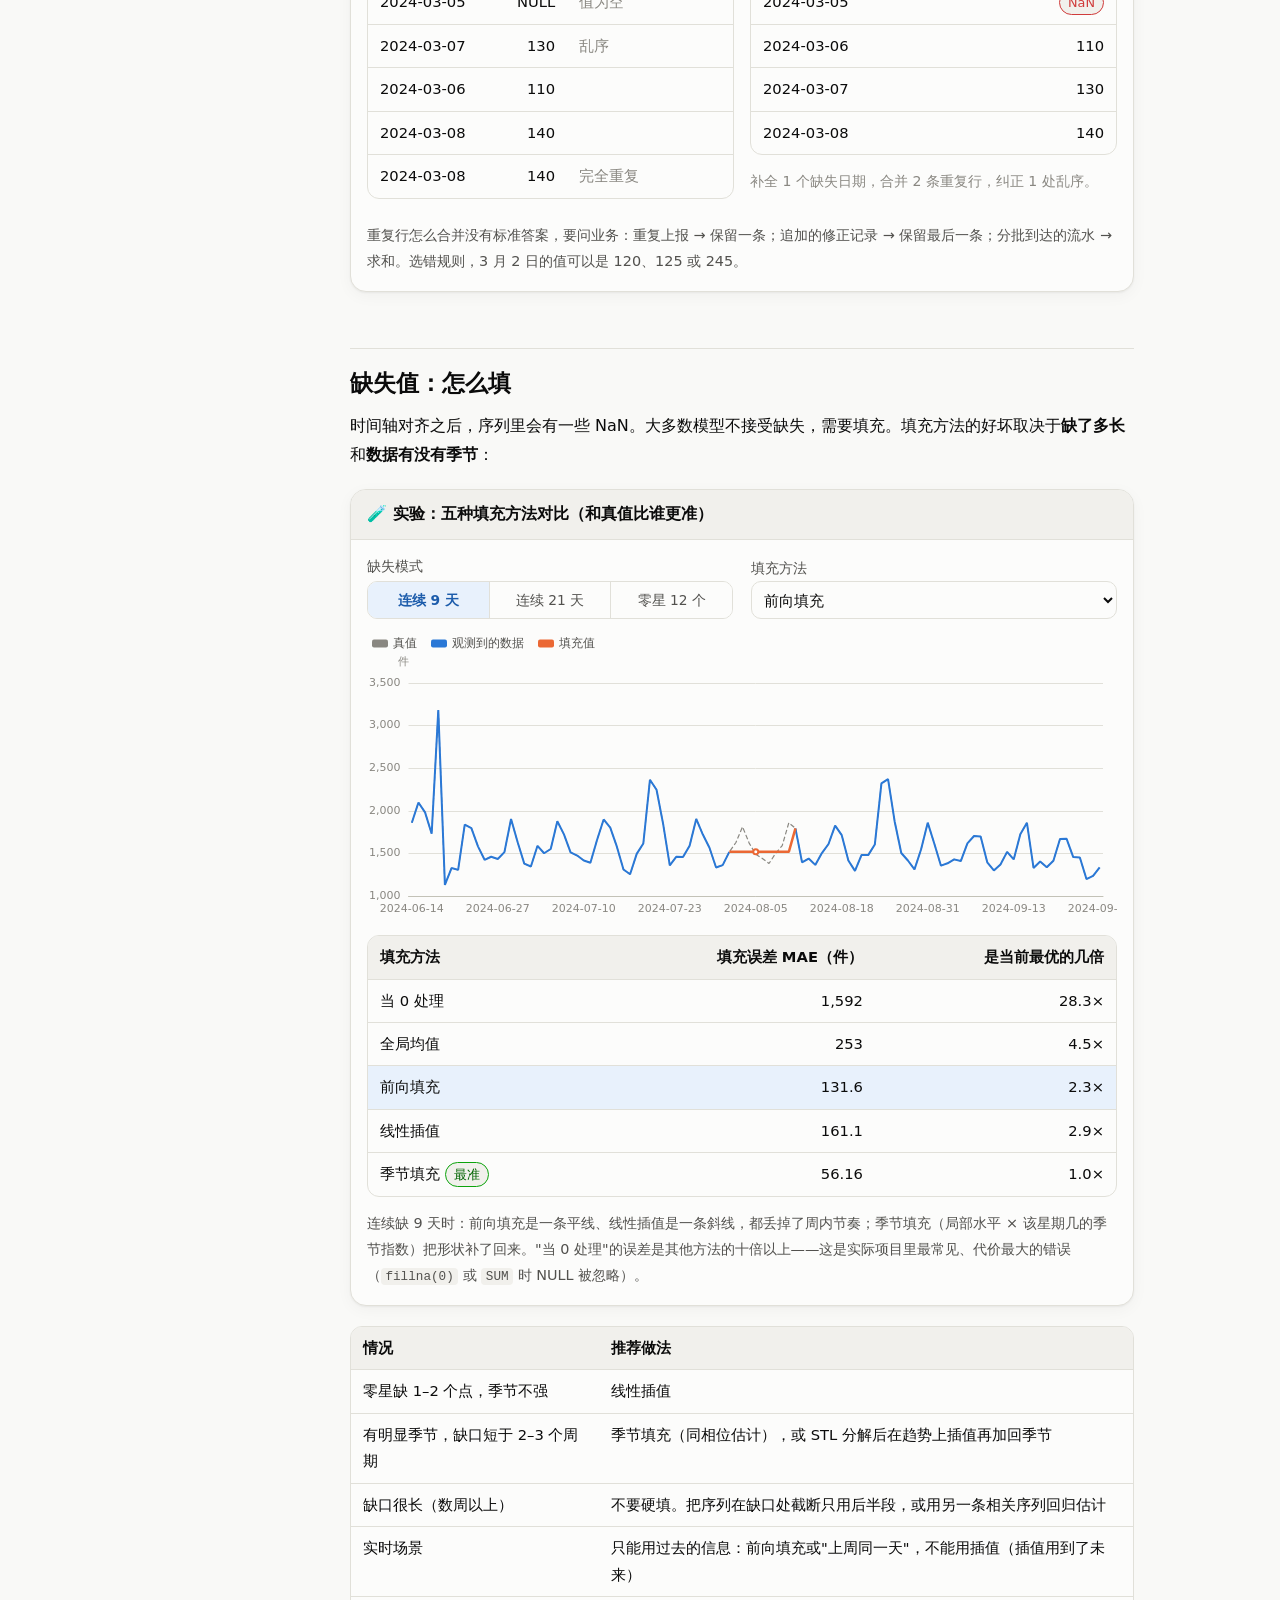
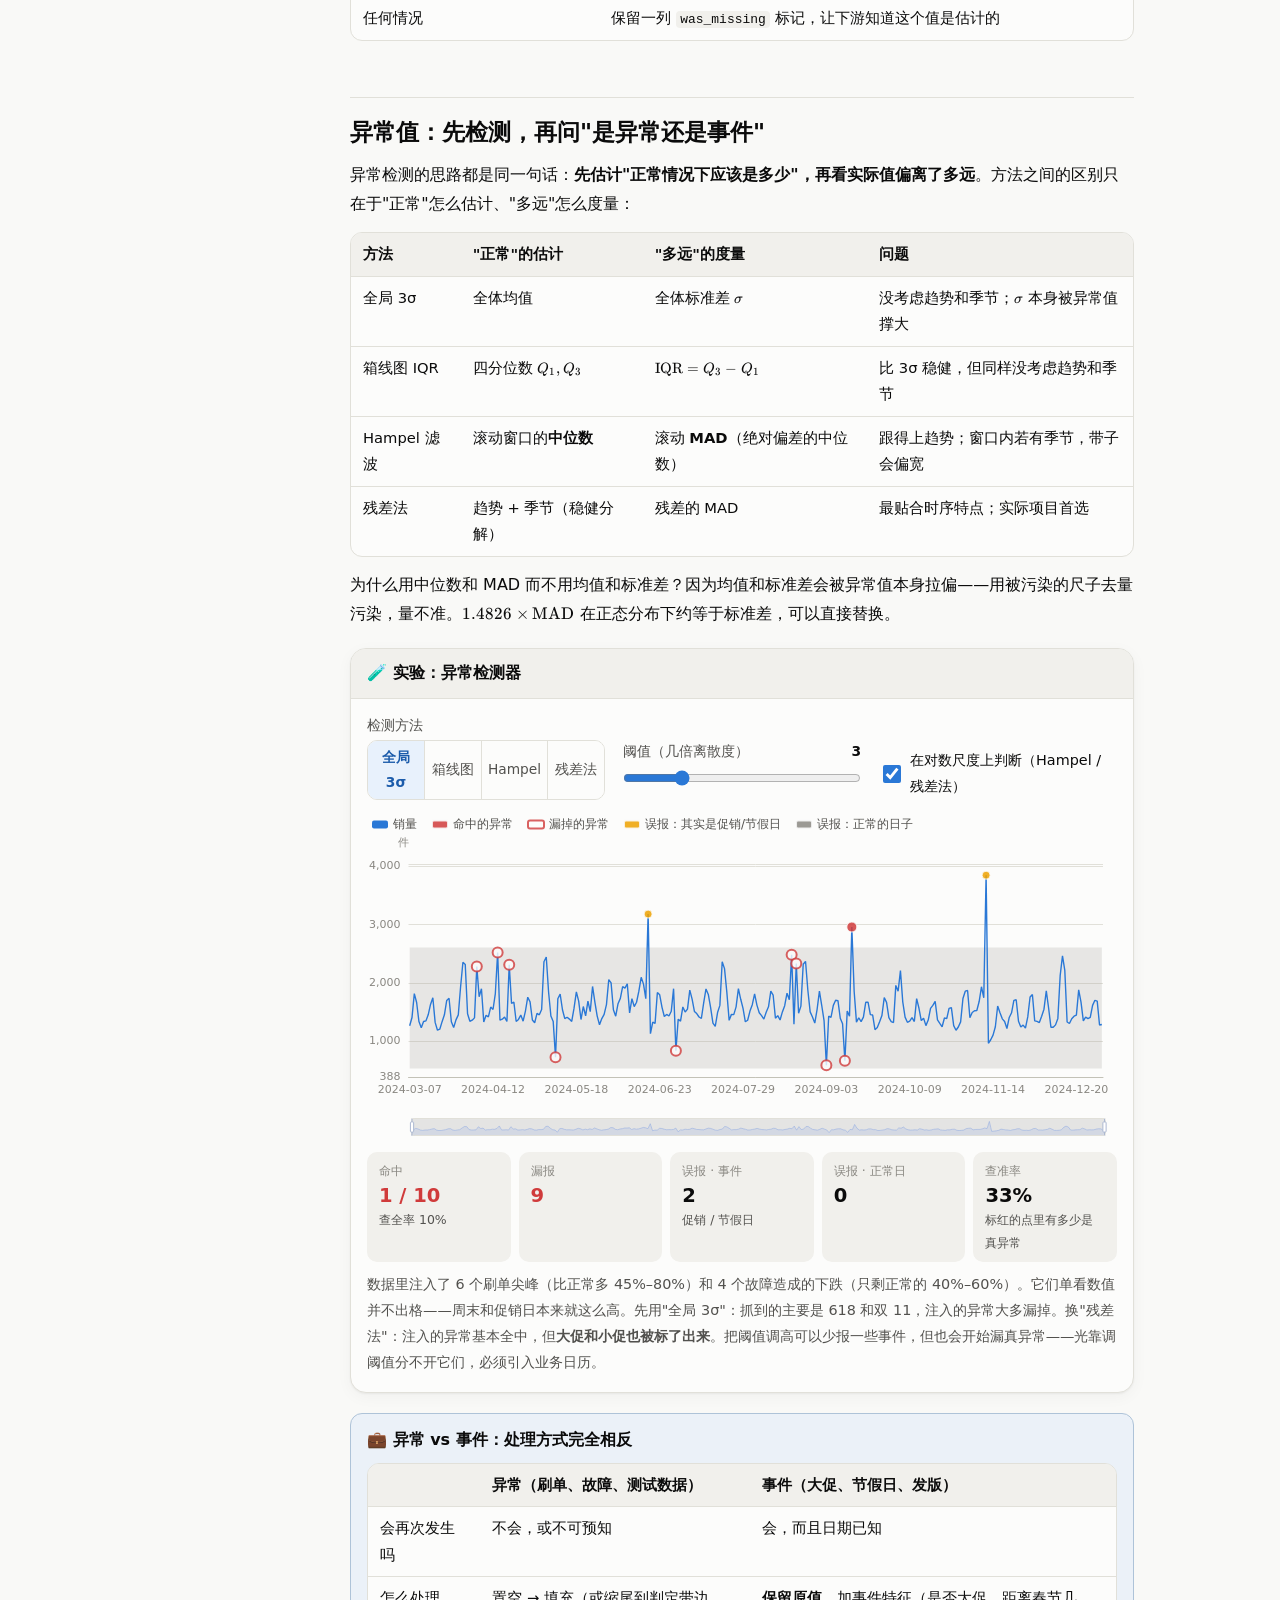
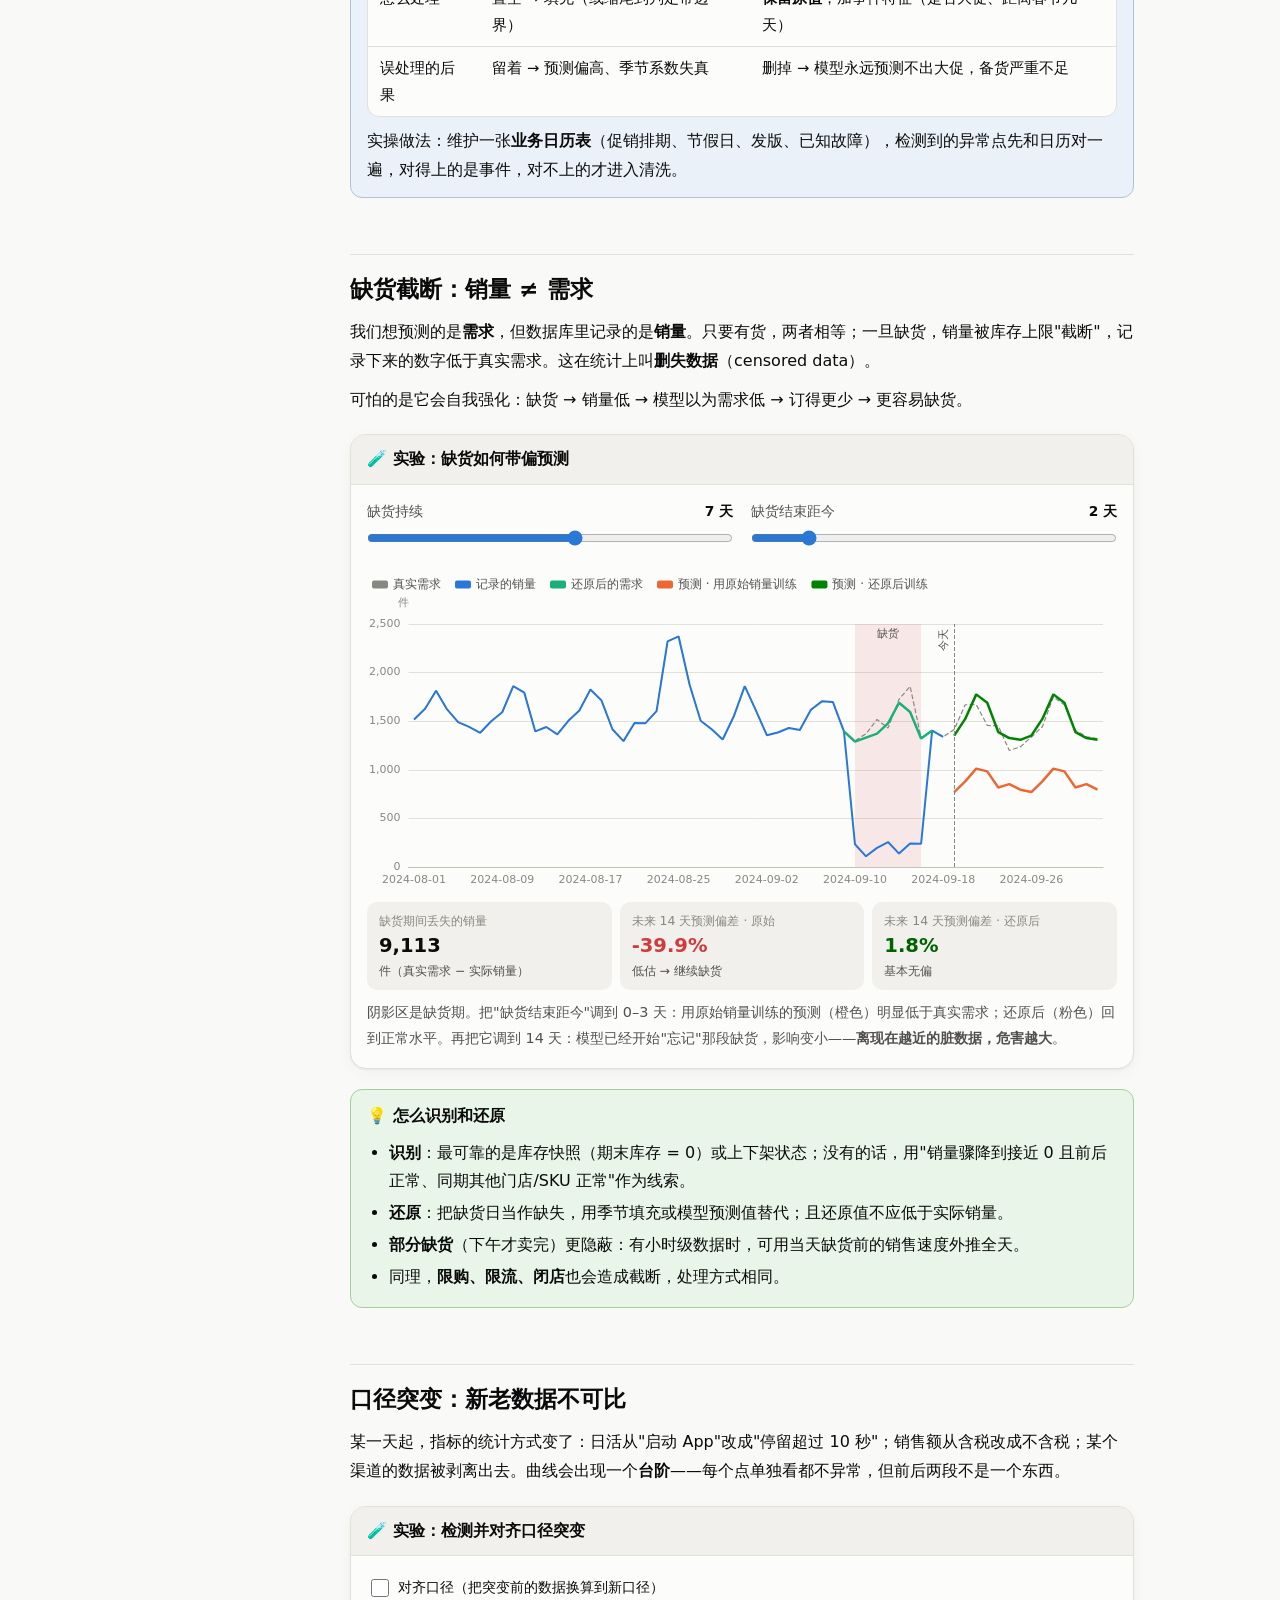
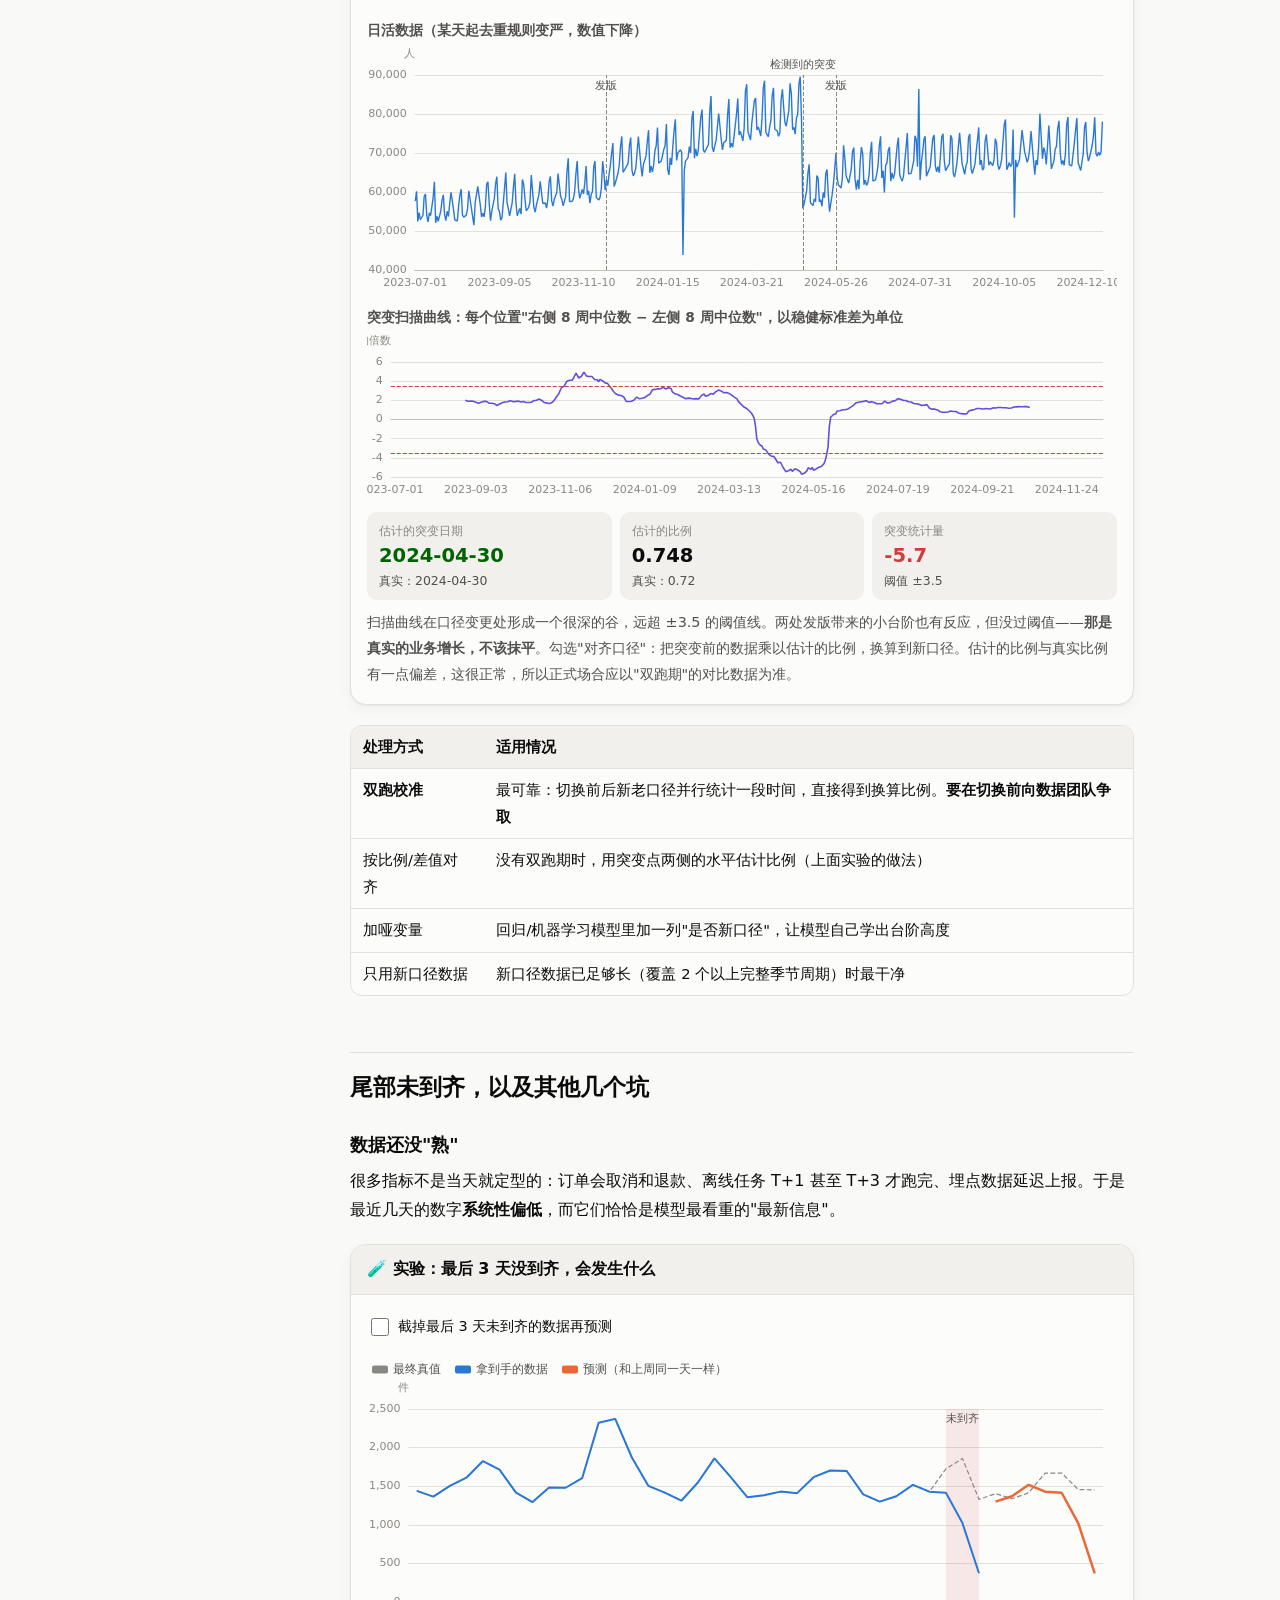
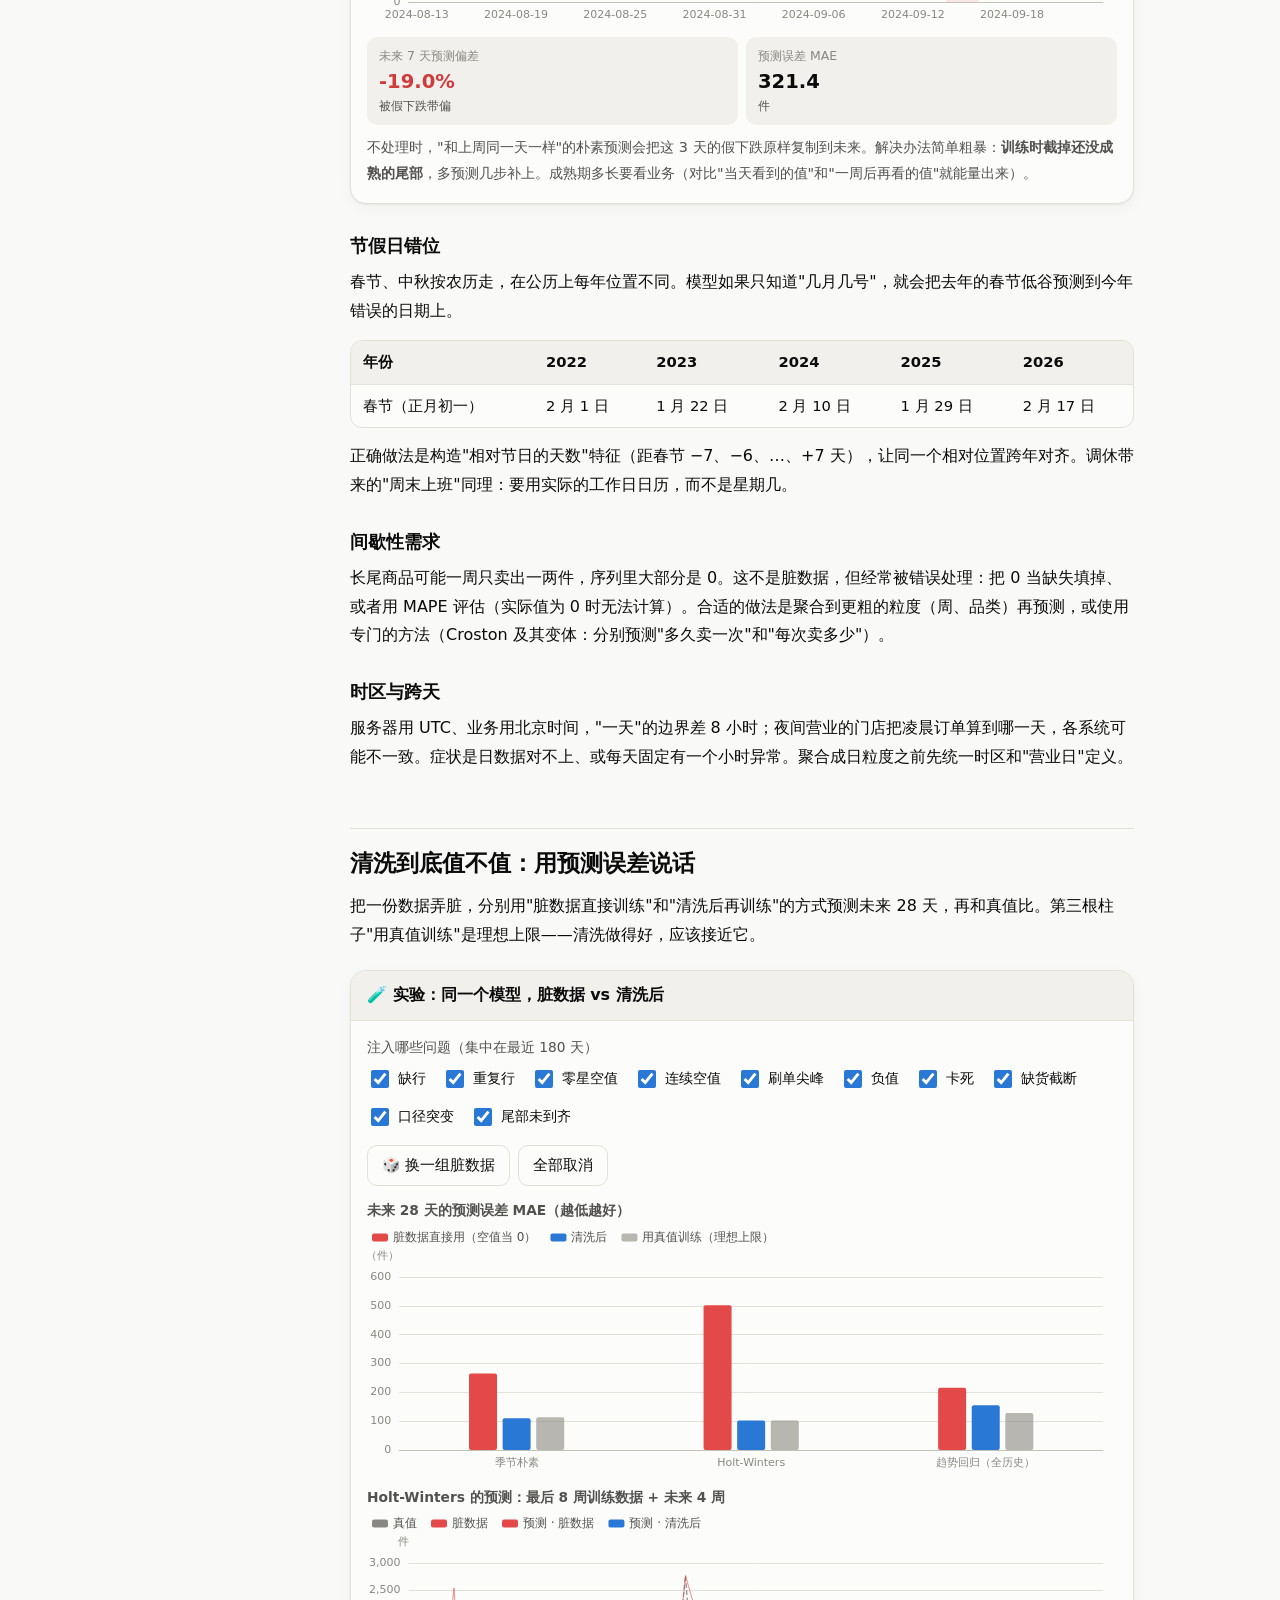
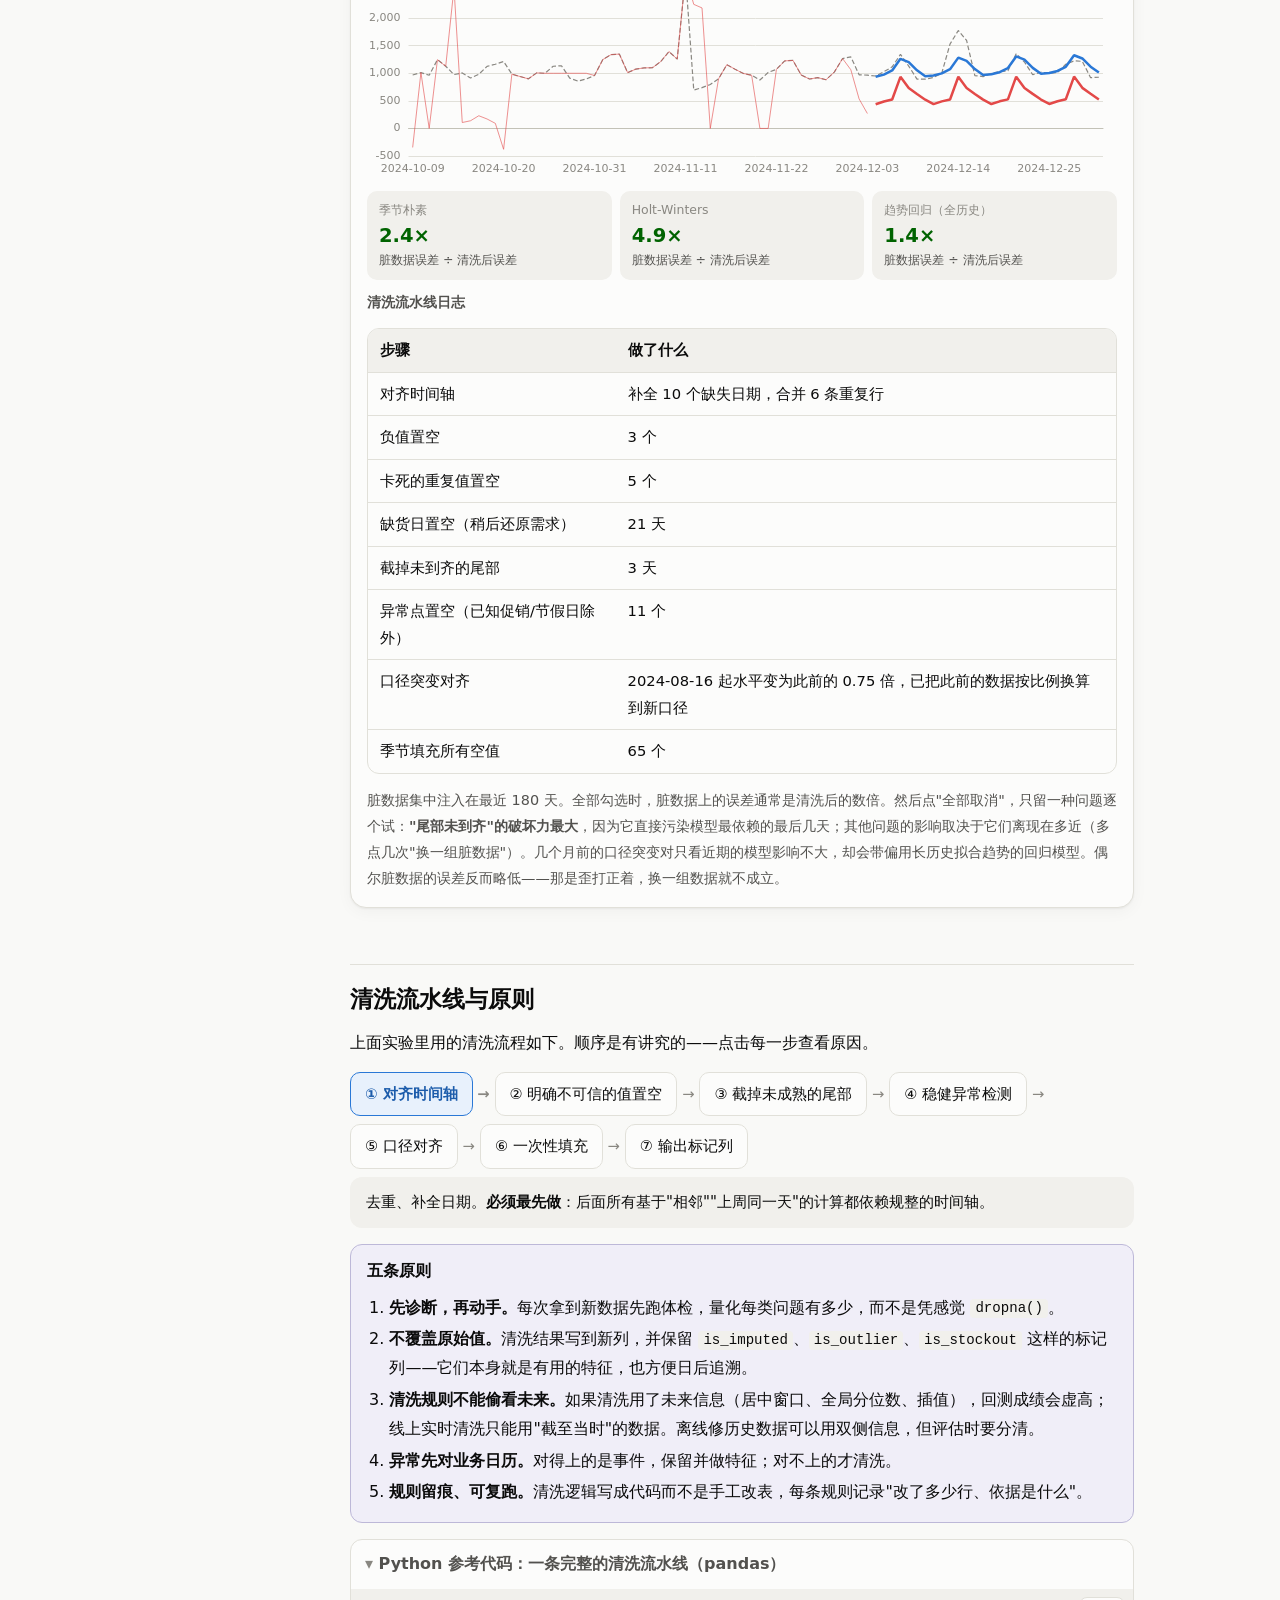
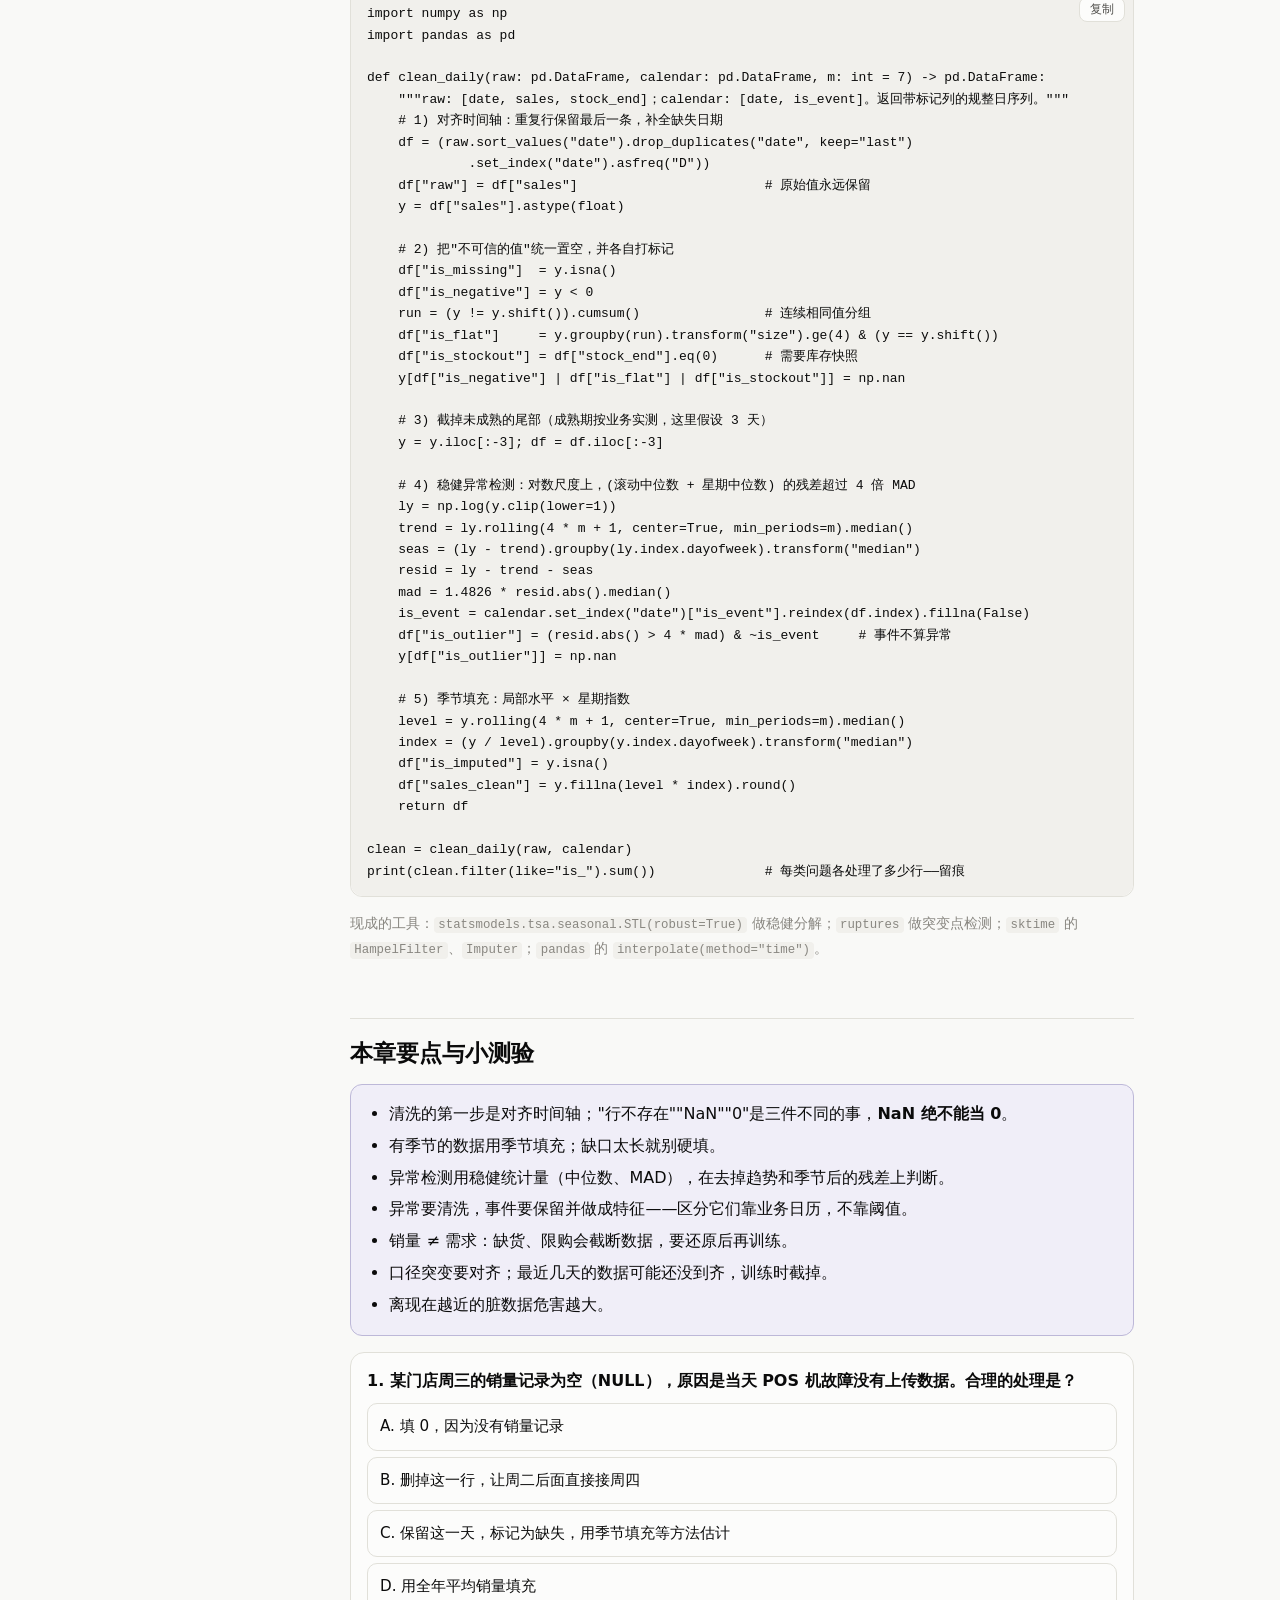
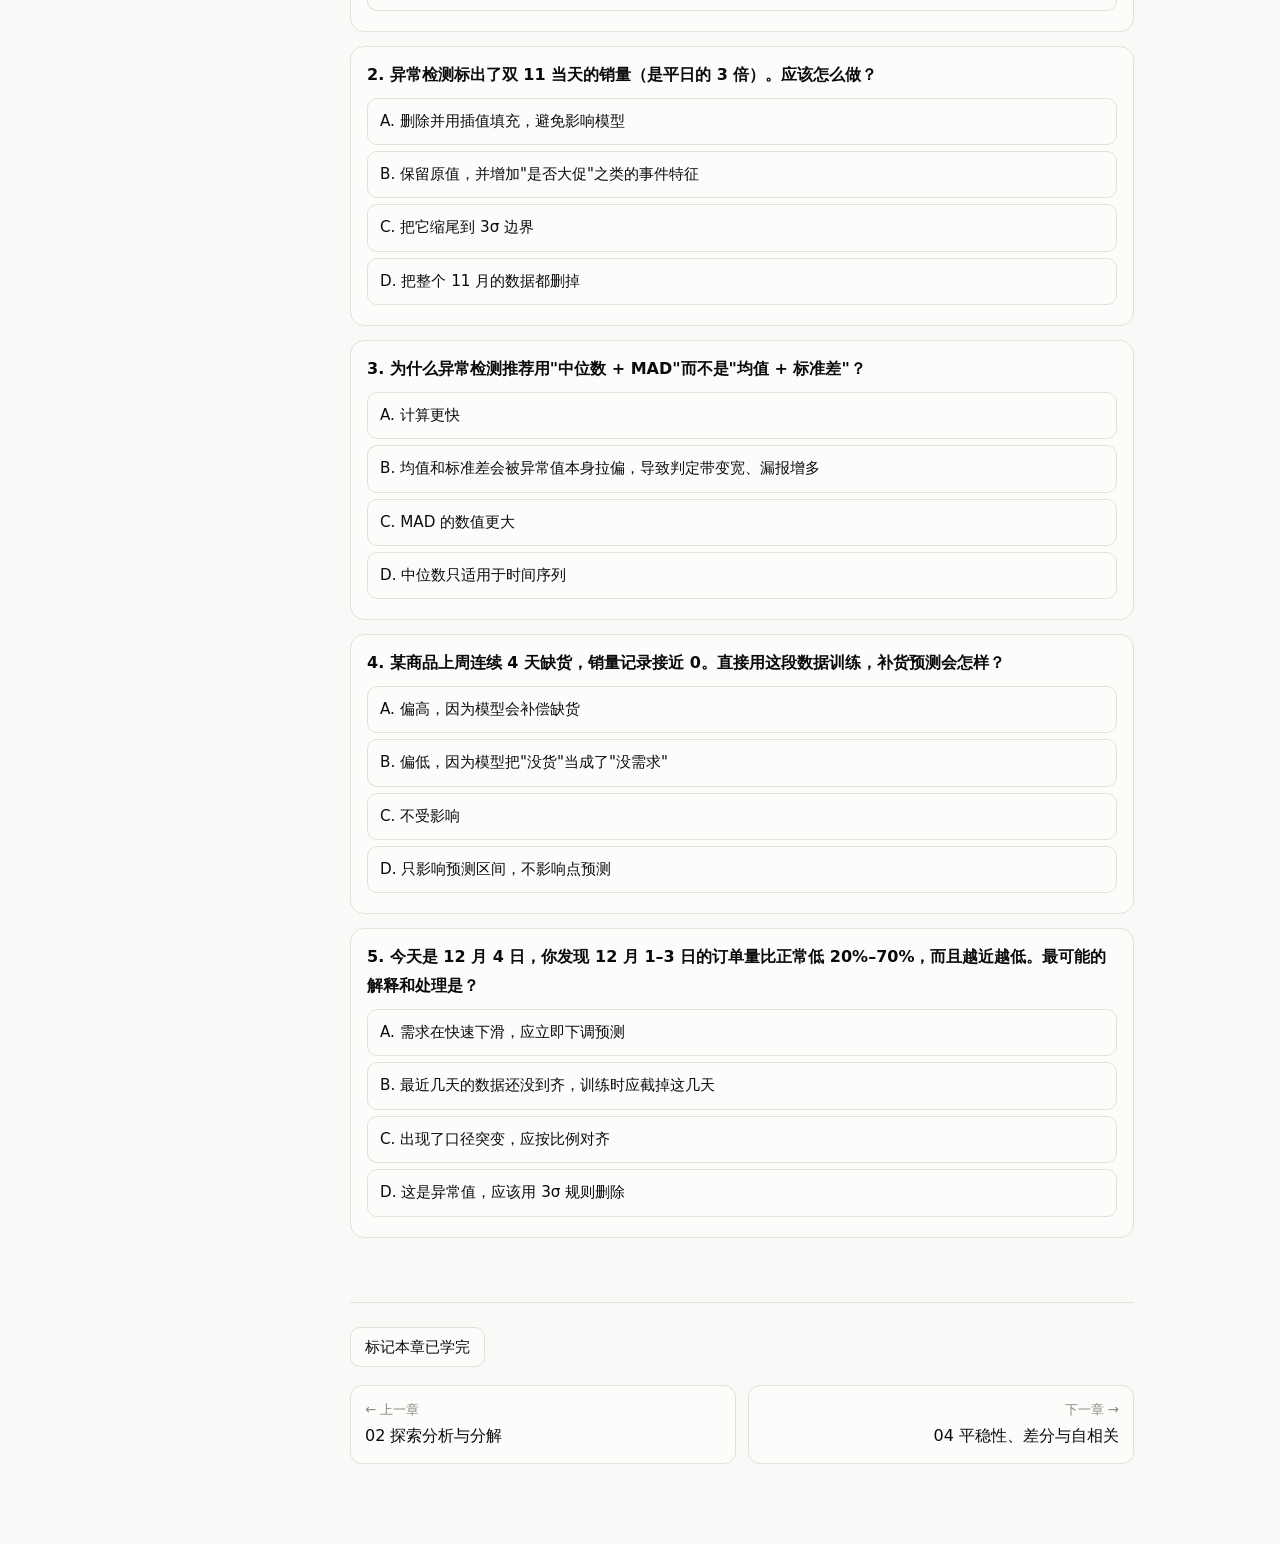
<file: chapters/03-cleaning.html>
<!doctype html>
<html lang="zh-CN">
<head>
<meta charset="utf-8">
<meta name="viewport" content="width=device-width,initial-scale=1">
<title>03 脏数据诊断与清洗 · 时间序列实验室</title>
<link rel="stylesheet" href="../assets/vendor/katex/katex.min.css">
<link rel="stylesheet" href="../assets/css/style.css">
<script>try{var t=localStorage.getItem('tsl-theme');if(t)document.documentElement.dataset.theme=t}catch(e){}</script>
</head>
<body data-ch="03">
<main>
<p class="lead">教科书里的数据是干净的，业务库里拉出来的不是。某天整行没有、同一天报了两次、刷单造成的尖峰、缺货把销量压成 0、指标口径中途改了……<strong>这些问题对预测精度的影响，往往比换一个更高级的模型大得多</strong>。这一章逐类讲清楚：它们从哪来、长什么样、不处理会怎样、该怎么治。</p>

<section id="types">
<h2>十类常见的脏数据</h2>
<div class="tw"><table>
<thead><tr><th>类型</th><th>业务上怎么产生的</th><th>不处理的后果</th><th>处理要点</th></tr></thead>
<tbody>
<tr><td><strong>缺行</strong></td><td>当天没有交易/没有上报，明细表里根本没有这一天</td><td>时间轴错位：模型以为"昨天"其实是三天前</td><td>补全日期索引</td></tr>
<tr><td><strong>重复行</strong></td><td>重复上报、任务重跑、修正记录追加</td><td>求和时翻倍；取哪条结果不同</td><td>按业务规则去重/聚合</td></tr>
<tr><td><strong>空值</strong></td><td>埋点丢失、系统宕机、接口超时</td><td>被当成 0 → 均线塌陷、模型学到假的"暴跌"</td><td>先判断是"没有数据"还是"真的是 0"，再填充</td></tr>
<tr><td><strong>异常尖峰</strong></td><td>刷单、测试订单、大客户一次性团购、埋点重复触发</td><td>拉高均值和季节系数，预测偏高</td><td>稳健方法检测，置空后填充</td></tr>
<tr><td><strong>负值</strong></td><td>退货冲销记在了退货当天</td><td>对数变换报错；乘法模型崩溃</td><td>冲回原始订单日，或置空</td></tr>
<tr><td><strong>卡死</strong></td><td>传感器故障、接口返回缓存值</td><td>模型学到"波动消失"；真实变化被掩盖</td><td>检测连续相同值</td></tr>
<tr><td><strong>缺货截断</strong></td><td>卖断货了，销量被库存上限压住</td><td>把"没货"当成"没需求"，越缺越少订</td><td>用库存标记识别，还原真实需求</td></tr>
<tr><td><strong>口径突变</strong></td><td>指标定义调整、单位变化、渠道并入/剥离、系统迁移</td><td>新老数据不可比；趋势和同比全错</td><td>检测突变点，对齐口径</td></tr>
<tr><td><strong>尾部未到齐</strong></td><td>最近几天的订单还没结算完、数据还在回填</td><td>最新几天"假下跌"，带偏预测</td><td>训练时截掉未成熟的尾部</td></tr>
<tr><td><strong>事件</strong>（不是脏数据！）</td><td>大促、节假日、发版</td><td>被当异常删掉 → 模型永远预测不出大促</td><td>保留，并做成特征</td></tr>
</tbody></table></div>
<p>下面这个"诊所"把这些问题一个个注入到干净的销量数据里。因为我们手里有真值，所以可以检验：<strong>只看到脏数据的情况下，体检能发现多少问题？</strong></p>

<div class="demo" id="clinic">
  <div class="demo-title">🧪 脏数据诊所：注入问题 → 自动体检</div>
  <div class="demo-body">
    <div class="ctl"></div>
    <div class="chart" data-h="330"></div>
    <div class="readout"></div>
    <p class="hint">灰色虚线是真值，蓝线是"拿到手的数据"。逐个勾选问题类型，看图上发生了什么、体检报告能不能抓到。注意三件事：① <strong>缺货</strong>只看销量几乎无法确认，必须有库存数据；② "疑似异常点"里总有一批是促销和节假日——那是事件，不是异常；③ 口径突变一旦发生，后面所有的点都"低一截"，但每个点单独看都不异常。</p>
  </div>
</div>
</section>

<section id="align">
<h2>第一步永远是：对齐时间轴</h2>
<p>数据库里的明细表是"有事才记一行"，时间序列模型却默认"每个时间点恰好一个值"。所以第一步不是填充也不是去异常，而是把原始记录变成<strong>规整的序列</strong>：每个日期恰好一行，没有记录的日期明确标成空。</p>
<div class="callout warn">
  <div class="hd">⚠️ 三种"没有"要分清</div>
  <ul>
    <li><strong>行不存在</strong>：如果业务上"没记录 = 没发生"（比如某 SKU 当天没卖出），应补 <code>0</code>；如果是采集失败，应补 <code>NaN</code>。</li>
    <li><strong>值为 NaN</strong>：不知道是多少。<strong>绝不能直接当 0</strong>。</li>
    <li><strong>值为 0</strong>：真的是零。但要追问一句——是没需求，还是没货/没营业？</li>
  </ul>
</div>
<div class="demo" id="align-demo">
  <div class="demo-title">🧪 实验：从原始记录到规整序列</div>
  <div class="demo-body">
    <div class="ctl"></div>
    <div class="grid2">
      <div><div class="chart-cap">原始记录（数据库里的样子）</div><div class="readout"></div></div>
      <div><div class="chart-cap">对齐之后</div><div class="readout"></div></div>
    </div>
    <p class="hint">重复行怎么合并没有标准答案，要问业务：重复上报 → 保留一条；追加的修正记录 → 保留最后一条；分批到达的流水 → 求和。选错规则，3 月 2 日的值可以是 120、125 或 245。</p>
  </div>
</div>
</section>

<section id="missing">
<h2>缺失值：怎么填</h2>
<p>时间轴对齐之后，序列里会有一些 NaN。大多数模型不接受缺失，需要填充。填充方法的好坏取决于<strong>缺了多长</strong>和<strong>数据有没有季节</strong>：</p>
<div class="demo" id="impute-demo">
  <div class="demo-title">🧪 实验：五种填充方法对比（和真值比谁更准）</div>
  <div class="demo-body">
    <div class="ctl"></div>
    <div class="chart" data-h="290"></div>
    <div class="readout"></div>
    <p class="hint">连续缺 9 天时：前向填充是一条平线、线性插值是一条斜线，都丢掉了周内节奏；季节填充（局部水平 × 该星期几的季节指数）把形状补了回来。"当 0 处理"的误差是其他方法的十倍以上——这是实际项目里最常见、代价最大的错误（<code>fillna(0)</code> 或 <code>SUM</code> 时 NULL 被忽略）。</p>
  </div>
</div>
<div class="tw"><table>
<thead><tr><th>情况</th><th>推荐做法</th></tr></thead>
<tbody>
<tr><td>零星缺 1–2 个点，季节不强</td><td>线性插值</td></tr>
<tr><td>有明显季节，缺口短于 2–3 个周期</td><td>季节填充（同相位估计），或 STL 分解后在趋势上插值再加回季节</td></tr>
<tr><td>缺口很长（数周以上）</td><td>不要硬填。把序列在缺口处截断只用后半段，或用另一条相关序列回归估计</td></tr>
<tr><td>实时场景</td><td>只能用过去的信息：前向填充或"上周同一天"，不能用插值（插值用到了未来）</td></tr>
<tr><td>任何情况</td><td>保留一列 <code>was_missing</code> 标记，让下游知道这个值是估计的</td></tr>
</tbody></table></div>
</section>

<section id="outlier">
<h2>异常值：先检测，再问"是异常还是事件"</h2>
<p>异常检测的思路都是同一句话：<strong>先估计"正常情况下应该是多少"，再看实际值偏离了多远</strong>。方法之间的区别只在于"正常"怎么估计、"多远"怎么度量：</p>
<div class="tw"><table>
<thead><tr><th>方法</th><th>"正常"的估计</th><th>"多远"的度量</th><th>问题</th></tr></thead>
<tbody>
<tr><td>全局 3σ</td><td>全体均值</td><td>全体标准差 $\sigma$</td><td>没考虑趋势和季节；$\sigma$ 本身被异常值撑大</td></tr>
<tr><td>箱线图 IQR</td><td>四分位数 $Q_1, Q_3$</td><td>$\text{IQR}=Q_3-Q_1$</td><td>比 3σ 稳健，但同样没考虑趋势和季节</td></tr>
<tr><td>Hampel 滤波</td><td>滚动窗口的<strong>中位数</strong></td><td>滚动 <strong>MAD</strong>（绝对偏差的中位数）</td><td>跟得上趋势；窗口内若有季节，带子会偏宽</td></tr>
<tr><td>残差法</td><td>趋势 + 季节（稳健分解）</td><td>残差的 MAD</td><td>最贴合时序特点；实际项目首选</td></tr>
</tbody></table></div>
<p>为什么用中位数和 MAD 而不用均值和标准差？因为均值和标准差会被异常值本身拉偏——用被污染的尺子去量污染，量不准。$1.4826 \times \text{MAD}$ 在正态分布下约等于标准差，可以直接替换。</p>

<div class="demo" id="outlier-demo">
  <div class="demo-title">🧪 实验：异常检测器</div>
  <div class="demo-body">
    <div class="ctl"></div>
    <div class="chart" data-h="330"></div>
    <div class="readout"></div>
    <p class="hint">数据里注入了 6 个刷单尖峰（比正常多 45%–80%）和 4 个故障造成的下跌（只剩正常的 40%–60%）。它们单看数值并不出格——周末和促销日本来就这么高。先用"全局 3σ"：抓到的主要是 618 和双 11，注入的异常大多漏掉。换"残差法"：注入的异常基本全中，但<strong>大促和小促也被标了出来</strong>。把阈值调高可以少报一些事件，但也会开始漏真异常——光靠调阈值分不开它们，必须引入业务日历。</p>
  </div>
</div>
<div class="callout biz">
  <div class="hd">💼 异常 vs 事件：处理方式完全相反</div>
  <div class="tw" style="margin:8px 0 0"><table>
  <thead><tr><th></th><th>异常（刷单、故障、测试数据）</th><th>事件（大促、节假日、发版）</th></tr></thead>
  <tbody>
  <tr><td>会再次发生吗</td><td>不会，或不可预知</td><td>会，而且日期已知</td></tr>
  <tr><td>怎么处理</td><td>置空 → 填充（或缩尾到判定带边界）</td><td><strong>保留原值</strong>，加事件特征（是否大促、距离春节几天）</td></tr>
  <tr><td>误处理的后果</td><td>留着 → 预测偏高、季节系数失真</td><td>删掉 → 模型永远预测不出大促，备货严重不足</td></tr>
  </tbody></table></div>
  <p>实操做法：维护一张<strong>业务日历表</strong>（促销排期、节假日、发版、已知故障），检测到的异常点先和日历对一遍，对得上的是事件，对不上的才进入清洗。</p>
</div>
</section>

<section id="stockout">
<h2>缺货截断：销量 ≠ 需求</h2>
<p>我们想预测的是<strong>需求</strong>，但数据库里记录的是<strong>销量</strong>。只要有货，两者相等；一旦缺货，销量被库存上限"截断"，记录下来的数字低于真实需求。这在统计上叫<strong>删失数据</strong>（censored data）。</p>
<p>可怕的是它会自我强化：缺货 → 销量低 → 模型以为需求低 → 订得更少 → 更容易缺货。</p>
<div class="demo" id="stockout-demo">
  <div class="demo-title">🧪 实验：缺货如何带偏预测</div>
  <div class="demo-body">
    <div class="ctl"></div>
    <div class="chart" data-h="320"></div>
    <div class="readout"></div>
    <p class="hint">阴影区是缺货期。把"缺货结束距今"调到 0–3 天：用原始销量训练的预测（橙色）明显低于真实需求；还原后（粉色）回到正常水平。再把它调到 14 天：模型已经开始"忘记"那段缺货，影响变小——<strong>离现在越近的脏数据，危害越大</strong>。</p>
  </div>
</div>
<div class="callout tip">
  <div class="hd">💡 怎么识别和还原</div>
  <ul>
    <li><strong>识别</strong>：最可靠的是库存快照（期末库存 = 0）或上下架状态；没有的话，用"销量骤降到接近 0 且前后正常、同期其他门店/SKU 正常"作为线索。</li>
    <li><strong>还原</strong>：把缺货日当作缺失，用季节填充或模型预测值替代；且还原值不应低于实际销量。</li>
    <li><strong>部分缺货</strong>（下午才卖完）更隐蔽：有小时级数据时，可用当天缺货前的销售速度外推全天。</li>
    <li>同理，<strong>限购、限流、闭店</strong>也会造成截断，处理方式相同。</li>
  </ul>
</div>
</section>

<section id="shift">
<h2>口径突变：新老数据不可比</h2>
<p>某一天起，指标的统计方式变了：日活从"启动 App"改成"停留超过 10 秒"；销售额从含税改成不含税；某个渠道的数据被剥离出去。曲线会出现一个<strong>台阶</strong>——每个点单独看都不异常，但前后两段不是一个东西。</p>
<div class="demo" id="shift-demo">
  <div class="demo-title">🧪 实验：检测并对齐口径突变</div>
  <div class="demo-body">
    <div class="ctl"></div>
    <div class="chart-cap">日活数据（某天起去重规则变严，数值下降）</div>
    <div class="chart" data-h="250"></div>
    <div class="chart-cap">突变扫描曲线：每个位置"右侧 8 周中位数 − 左侧 8 周中位数"，以稳健标准差为单位</div>
    <div class="chart" data-h="170"></div>
    <div class="readout"></div>
    <p class="hint">扫描曲线在口径变更处形成一个很深的谷，远超 ±3.5 的阈值线。两处发版带来的小台阶也有反应，但没过阈值——<strong>那是真实的业务增长，不该抹平</strong>。勾选"对齐口径"：把突变前的数据乘以估计的比例，换算到新口径。估计的比例与真实比例有一点偏差，这很正常，所以正式场合应以"双跑期"的对比数据为准。</p>
  </div>
</div>
<div class="tw"><table>
<thead><tr><th>处理方式</th><th>适用情况</th></tr></thead>
<tbody>
<tr><td><strong>双跑校准</strong></td><td>最可靠：切换前后新老口径并行统计一段时间，直接得到换算比例。<strong>要在切换前向数据团队争取</strong></td></tr>
<tr><td>按比例/差值对齐</td><td>没有双跑期时，用突变点两侧的水平估计比例（上面实验的做法）</td></tr>
<tr><td>加哑变量</td><td>回归/机器学习模型里加一列"是否新口径"，让模型自己学出台阶高度</td></tr>
<tr><td>只用新口径数据</td><td>新口径数据已足够长（覆盖 2 个以上完整季节周期）时最干净</td></tr>
</tbody></table></div>
</section>

<section id="tail">
<h2>尾部未到齐，以及其他几个坑</h2>
<h3>数据还没"熟"</h3>
<p>很多指标不是当天就定型的：订单会取消和退款、离线任务 T+1 甚至 T+3 才跑完、埋点数据延迟上报。于是最近几天的数字<strong>系统性偏低</strong>，而它们恰恰是模型最看重的"最新信息"。</p>
<div class="demo" id="tail-demo">
  <div class="demo-title">🧪 实验：最后 3 天没到齐，会发生什么</div>
  <div class="demo-body">
    <div class="ctl"></div>
    <div class="chart" data-h="270"></div>
    <div class="readout"></div>
    <p class="hint">不处理时，"和上周同一天一样"的朴素预测会把这 3 天的假下跌原样复制到未来。解决办法简单粗暴：<strong>训练时截掉还没成熟的尾部</strong>，多预测几步补上。成熟期多长要看业务（对比"当天看到的值"和"一周后再看的值"就能量出来）。</p>
  </div>
</div>

<h3>节假日错位</h3>
<p>春节、中秋按农历走，在公历上每年位置不同。模型如果只知道"几月几号"，就会把去年的春节低谷预测到今年错误的日期上。</p>
<div class="tw"><table>
<thead><tr><th>年份</th><th>2022</th><th>2023</th><th>2024</th><th>2025</th><th>2026</th></tr></thead>
<tbody><tr><td>春节（正月初一）</td><td>2 月 1 日</td><td>1 月 22 日</td><td>2 月 10 日</td><td>1 月 29 日</td><td>2 月 17 日</td></tr></tbody></table></div>
<p>正确做法是构造"相对节日的天数"特征（距春节 −7、−6、…、+7 天），让同一个相对位置跨年对齐。调休带来的"周末上班"同理：要用实际的工作日日历，而不是星期几。</p>

<h3>间歇性需求</h3>
<p>长尾商品可能一周只卖出一两件，序列里大部分是 0。这不是脏数据，但经常被错误处理：把 0 当缺失填掉、或者用 MAPE 评估（实际值为 0 时无法计算）。合适的做法是聚合到更粗的粒度（周、品类）再预测，或使用专门的方法（Croston 及其变体：分别预测"多久卖一次"和"每次卖多少"）。</p>

<h3>时区与跨天</h3>
<p>服务器用 UTC、业务用北京时间，"一天"的边界差 8 小时；夜间营业的门店把凌晨订单算到哪一天，各系统可能不一致。症状是日数据对不上、或每天固定有一个小时异常。聚合成日粒度之前先统一时区和"营业日"定义。</p>
</section>

<section id="payoff">
<h2>清洗到底值不值：用预测误差说话</h2>
<p>把一份数据弄脏，分别用"脏数据直接训练"和"清洗后再训练"的方式预测未来 28 天，再和真值比。第三根柱子"用真值训练"是理想上限——清洗做得好，应该接近它。</p>
<div class="demo" id="payoff-demo">
  <div class="demo-title">🧪 实验：同一个模型，脏数据 vs 清洗后</div>
  <div class="demo-body">
    <div class="ctl"></div>
    <div class="chart-cap">未来 28 天的预测误差 MAE（越低越好）</div>
    <div class="chart" data-h="250"></div>
    <div class="chart-cap">Holt-Winters 的预测：最后 8 周训练数据 + 未来 4 周</div>
    <div class="chart" data-h="270"></div>
    <div class="readout"></div>
    <p class="hint">脏数据集中注入在最近 180 天。全部勾选时，脏数据上的误差通常是清洗后的数倍。然后点"全部取消"，只留一种问题逐个试：<strong>"尾部未到齐"的破坏力最大</strong>，因为它直接污染模型最依赖的最后几天；其他问题的影响取决于它们离现在多近（多点几次"换一组脏数据"）。几个月前的口径突变对只看近期的模型影响不大，却会带偏用长历史拟合趋势的回归模型。偶尔脏数据的误差反而略低——那是歪打正着，换一组数据就不成立。</p>
  </div>
</div>
</section>

<section id="pipeline">
<h2>清洗流水线与原则</h2>
<p>上面实验里用的清洗流程如下。顺序是有讲究的——点击每一步查看原因。</p>
<div id="flow"></div>
<div class="callout key">
  <div class="hd">五条原则</div>
  <ol>
    <li><strong>先诊断，再动手。</strong>每次拿到新数据先跑体检，量化每类问题有多少，而不是凭感觉 <code>dropna()</code>。</li>
    <li><strong>不覆盖原始值。</strong>清洗结果写到新列，并保留 <code>is_imputed</code>、<code>is_outlier</code>、<code>is_stockout</code> 这样的标记列——它们本身就是有用的特征，也方便日后追溯。</li>
    <li><strong>清洗规则不能偷看未来。</strong>如果清洗用了未来信息（居中窗口、全局分位数、插值），回测成绩会虚高；线上实时清洗只能用"截至当时"的数据。离线修历史数据可以用双侧信息，但评估时要分清。</li>
    <li><strong>异常先对业务日历。</strong>对得上的是事件，保留并做特征；对不上的才清洗。</li>
    <li><strong>规则留痕、可复跑。</strong>清洗逻辑写成代码而不是手工改表，每条规则记录"改了多少行、依据是什么"。</li>
  </ol>
</div>
<details class="code" open><summary>Python 参考代码：一条完整的清洗流水线（pandas）</summary>
<pre><code>import numpy as np
import pandas as pd

def clean_daily(raw: pd.DataFrame, calendar: pd.DataFrame, m: int = 7) -&gt; pd.DataFrame:
    """raw: [date, sales, stock_end]；calendar: [date, is_event]。返回带标记列的规整日序列。"""
    # 1) 对齐时间轴：重复行保留最后一条，补全缺失日期
    df = (raw.sort_values("date").drop_duplicates("date", keep="last")
             .set_index("date").asfreq("D"))
    df["raw"] = df["sales"]                        # 原始值永远保留
    y = df["sales"].astype(float)

    # 2) 把"不可信的值"统一置空，并各自打标记
    df["is_missing"]  = y.isna()
    df["is_negative"] = y &lt; 0
    run = (y != y.shift()).cumsum()                # 连续相同值分组
    df["is_flat"]     = y.groupby(run).transform("size").ge(4) &amp; (y == y.shift())
    df["is_stockout"] = df["stock_end"].eq(0)      # 需要库存快照
    y[df["is_negative"] | df["is_flat"] | df["is_stockout"]] = np.nan

    # 3) 截掉未成熟的尾部（成熟期按业务实测，这里假设 3 天）
    y = y.iloc[:-3]; df = df.iloc[:-3]

    # 4) 稳健异常检测：对数尺度上，(滚动中位数 + 星期中位数) 的残差超过 4 倍 MAD
    ly = np.log(y.clip(lower=1))
    trend = ly.rolling(4 * m + 1, center=True, min_periods=m).median()
    seas = (ly - trend).groupby(ly.index.dayofweek).transform("median")
    resid = ly - trend - seas
    mad = 1.4826 * resid.abs().median()
    is_event = calendar.set_index("date")["is_event"].reindex(df.index).fillna(False)
    df["is_outlier"] = (resid.abs() &gt; 4 * mad) &amp; ~is_event     # 事件不算异常
    y[df["is_outlier"]] = np.nan

    # 5) 季节填充：局部水平 × 星期指数
    level = y.rolling(4 * m + 1, center=True, min_periods=m).median()
    index = (y / level).groupby(y.index.dayofweek).transform("median")
    df["is_imputed"] = y.isna()
    df["sales_clean"] = y.fillna(level * index).round()
    return df

clean = clean_daily(raw, calendar)
print(clean.filter(like="is_").sum())              # 每类问题各处理了多少行——留痕</code></pre></details>
<p class="small muted">现成的工具：<code>statsmodels.tsa.seasonal.STL(robust=True)</code> 做稳健分解；<code>ruptures</code> 做突变点检测；<code>sktime</code> 的 <code>HampelFilter</code>、<code>Imputer</code>；<code>pandas</code> 的 <code>interpolate(method="time")</code>。</p>
</section>

<section id="summary">
<h2>本章要点与小测验</h2>
<div class="callout key">
<ul>
  <li>清洗的第一步是对齐时间轴；"行不存在""NaN""0"是三件不同的事，<strong>NaN 绝不能当 0</strong>。</li>
  <li>有季节的数据用季节填充；缺口太长就别硬填。</li>
  <li>异常检测用稳健统计量（中位数、MAD），在去掉趋势和季节后的残差上判断。</li>
  <li>异常要清洗，事件要保留并做成特征——区分它们靠业务日历，不靠阈值。</li>
  <li>销量 ≠ 需求：缺货、限购会截断数据，要还原后再训练。</li>
  <li>口径突变要对齐；最近几天的数据可能还没到齐，训练时截掉。</li>
  <li>离现在越近的脏数据危害越大。</li>
</ul>
</div>
<div id="quiz"></div>
</section>
</main>

<script src="../assets/vendor/echarts.min.js"></script>
<script src="../assets/vendor/katex/katex.min.js"></script>
<script src="../assets/vendor/katex/auto-render.min.js"></script>
<script src="../assets/js/tslib.js"></script>
<script src="../assets/js/site.js"></script>
<script>
const { S } = Site, C = TS.clean;
const nn = a => a.map(v => (Number.isFinite(v) ? v : null));
const FULL = TS.data.retail(), N0 = FULL.y.length, M = 7;
const sub = (a, b) => ({ dates: FULL.dates.slice(a, b), y: FULL.y.slice(a, b), event: FULL.event.slice(a, b) });
const KINDS = [
  ['gap', '缺行', 1], ['dup', '重复行', 1], ['miss', '零星空值', 1], ['block', '连续空值', 0], ['spike', '刷单尖峰', 1],
  ['neg', '负值', 0], ['flat', '卡死', 0], ['stockout', '缺货截断', 0], ['shift', '口径突变', 0], ['tail', '尾部未到齐', 0],
];

/* ---------- 诊所 ---------- */
Site.demo('clinic', {
  controls: [
    { k: 'kinds', type: 'checks', label: '注入哪些问题', options: KINDS },
    { act: 'regen', label: '🎲 换一组', run: s => { s.seed = (s.seed || 11) + 1; } },
    { act: 'all', label: '全部勾选', run: (s, d) => { KINDS.forEach(k => { s.kinds[k[0]] = true; }); d.root.querySelectorAll('.chks input').forEach(i => { i.checked = true; }); } },
  ],
  render(s, d) {
    const ds = sub(N0 - 300, N0), dz = TS.dirty(ds, s.kinds, s.seed || 11), h = C.health(dz.rows, M), al = h.aligned, p = Site.pal(), t = dz.truth;
    const pt = (idx, val) => idx.map(i => [i, val(i)]);
    const gapIdx = t.gapDates.map(g => ds.dates.indexOf(g));
    const main = S.line('拿到手的数据', nn(al.y), { c: 0, w: 1.6 });
    if (t.shift >= 0) main.markLine = S.vline(ds.dates[t.shift], { label: '口径变更', c: p.crit });
    if (t.tail.length) main.markArea = S.areas([[ds.dates[t.tail[0]], ds.dates[t.tail[2]], '未到齐', p.crit]]);
    d.chart(0, {
      xAxis: { data: ds.dates }, yAxis: { name: '件' }, dataZoom: true,
      series: [
        S.line('真值', ds.y, { c: p.muted, w: 1, dash: true, op: 0.8, z: 1 }), main,
        S.scatter('尖峰/负值', pt(t.spike.concat(t.neg), i => al.y[i]), { c: p.crit, size: 9 }),
        S.scatter('缺货', pt(t.stockout, i => al.y[i]), { c: 1, size: 7 }),
        S.scatter('卡死', pt(t.flat, i => al.y[i]), { c: 6, size: 7 }),
        S.scatter('空值/缺行（真值位置）', pt(t.miss.concat(t.block, gapIdx), i => ds.y[i]), { c: p.surface, size: 8, x: { itemStyle: { color: p.surface, borderColor: p.muted, borderWidth: 1.5 } } }),
      ],
    });
    const evHit = h.outlierFlag.reduce((c, f, i) => c + (f && ds.event[i] && Number.isFinite(al.y[i]) ? 1 : 0), 0);
    const tag = (bad, a, b) => `<span class="tag ${bad ? 'bad' : 'good'}">${bad ? a : (b || '正常')}</span>`;
    const tr = h.tailRatio.map(v => Site.pct(v, 0)).join(' / ');
    d.out(Site.table(['检查项', '体检结果（只看脏数据）', '答案（实际注入）', '结论'], [
      ['行数 vs 天数', `${h.rows} 行，覆盖 ${h.span} 天`, '—', tag(h.rows !== h.span, '对不上')],
      ['缺失的日期', h.missingDates + ' 天', t.gapDates.length + ' 天', tag(h.missingDates > 0, '需补全')],
      ['重复的日期', h.dupRows + ' 条', t.dupDates.length + ' 条', tag(h.dupRows > 0, '需去重')],
      ['空值', h.nullValues + ' 个', (t.miss.length + t.block.length) + ' 个', tag(h.nullValues > 0, '需填充')],
      ['负值', h.negatives + ' 个', t.neg.length + ' 个', tag(h.negatives > 0, '需处理')],
      ['连续 4 天以上相同值', h.flatRuns.length + ' 段', (t.flat.length ? 1 : 0) + ' 段', tag(h.flatRuns.length > 0, '疑似卡死')],
      ['疑似异常点', `${h.outliers} 个（其中 ${evHit} 个落在促销/节假日）`, `${t.spike.length + t.neg.length} 个异常`, tag(h.outliers - evHit > 0, '需核对日历')],
      ['水平突变', h.changePoint ? `${h.changePoint.date} 起变为 ${h.changePoint.ratio.toFixed(2)} 倍` : '未发现', t.shift >= 0 ? `${ds.dates[t.shift]} 起 ×${t.shiftRatio}` : '无', tag(!!h.changePoint, '需对齐口径')],
      ['最后 3 天 ÷ 期望值', tr, t.tail.length ? '82% / 55% / 28%' : '无', tag(h.tailRatio[2] < 0.7, '疑似未到齐')],
      ['缺货', '仅凭销量无法确认', t.stockout.length + ' 天', '<span class="tag">需要库存数据</span>'],
    ]));
  },
});

/* ---------- 对齐 ---------- */
const RAW = [
  ['2024-03-01', 100, ''], ['2024-03-02', 120, '首次上报'], ['2024-03-02', 125, '重复：修正后的值'],
  ['2024-03-04', 90, '← 3 月 3 日没有行'], ['2024-03-05', NaN, '值为空'], ['2024-03-07', 130, '乱序'],
  ['2024-03-06', 110, ''], ['2024-03-08', 140, ''], ['2024-03-08', 140, '完全重复'],
];
Site.demo('align-demo', {
  controls: [{ k: 'rule', label: '重复行怎么合并', type: 'seg', options: [['last', '保留最后一条'], ['first', '保留第一条'], ['sum', '求和'], ['mean', '取均值']] }],
  render(s, d) {
    const al = C.align(RAW.map(r => ({ date: r[0], value: r[1] })), s.rule);
    d.out(Site.table(['date', 'value', '备注'], RAW.map(r => [r[0], Number.isFinite(r[1]) ? r[1] : 'NULL', `<span class="muted">${r[2]}</span>`]), { num: [1] }), 0);
    d.out(Site.table(['date', 'value'], al.dates.map((dt, i) => [dt, Number.isFinite(al.y[i]) ? al.y[i] : '<span class="tag bad">NaN</span>']), { num: [1] }) +
      `<div class="small muted">补全 ${al.gaps} 个缺失日期，合并 ${al.dup} 条重复行，纠正 ${al.unordered} 处乱序。</div>`, 1);
  },
});

/* ---------- 填充 ---------- */
const METHODS = [['zero', '当 0 处理'], ['mean', '全局均值'], ['ffill', '前向填充'], ['linear', '线性插值'], ['seasonal', '季节填充']];
Site.demo('impute-demo', {
  controls: [
    { k: 'pat', label: '缺失模式', type: 'seg', options: [['b9', '连续 9 天'], ['b21', '连续 21 天'], ['rand', '零星 12 个']] },
    { k: 'method', label: '填充方法', type: 'select', options: METHODS, value: 'ffill' },
  ],
  render(s, d) {
    const a = 895, b = 1000, y = FULL.y.slice(), miss = [];      // 2024 年 6–9 月；缺口放在没有促销的一段里
    if (s.pat === 'rand') { const r = TS.rng(5); while (miss.length < 12) { const i = r.int(a + 8, b - 8); if (!miss.includes(i) && !FULL.event[i]) miss.push(i); } }
    else for (let k = 0; k < (s.pat === 'b9' ? 9 : 21); k++) miss.push((s.pat === 'b9' ? 944 : 938) + k);
    miss.forEach(i => { y[i] = NaN; });
    const err = {}; let fill;
    METHODS.forEach(mt => { const f = C.impute(y, mt[0], M); err[mt[0]] = TS.mean(miss.map(i => Math.abs(f[i] - FULL.y[i]))); if (mt[0] === s.method) fill = f; });
    const show = new Array(b - a).fill(null);
    miss.forEach(i => { show[i - a] = Math.round(fill[i]); if (s.pat !== 'rand') { if (i - 1 - a >= 0 && show[i - 1 - a] == null) show[i - 1 - a] = FULL.y[i - 1]; if (show[i + 1 - a] == null) show[i + 1 - a] = FULL.y[i + 1]; } });
    d.chart(0, {
      xAxis: { data: FULL.dates.slice(a, b) }, yAxis: { name: '件', scale: s.method !== 'zero' },
      series: [S.line('真值', FULL.y.slice(a, b), { c: Site.pal().muted, dash: true, w: 1.2 }), S.line('观测到的数据', nn(y.slice(a, b)), { c: 0 }),
        S.line('填充值', show, { c: 1, w: 2.5, sym: true, symSize: 5 })],
    });
    const best = METHODS.reduce((p, c) => err[c[0]] < err[p[0]] ? c : p);
    d.out(Site.table(['填充方法', '填充误差 MAE（件）', '是当前最优的几倍'], METHODS.map(mt => [mt[1] + (mt[0] === best[0] ? ' <span class="tag good">最准</span>' : ''), err[mt[0]], (err[mt[0]] / err[best[0]]).toFixed(1) + '×']), { num: [1, 2], hl: METHODS.findIndex(mt => mt[0] === s.method) }));
  },
});

/* ---------- 异常检测 ---------- */
Site.demo('outlier-demo', {
  controls: [
    { k: 'method', label: '检测方法', type: 'seg', options: [['sigma', '全局 3σ'], ['iqr', '箱线图'], ['hampel', 'Hampel'], ['resid', '残差法']] },
    { k: 'thr', label: '阈值（几倍离散度）', min: 1.5, max: 8, step: 0.5, value: 3 },
    { k: 'log', label: '在对数尺度上判断（Hampel / 残差法）', type: 'check', value: true },
  ],
  setup(s) { // 注入 6 个中等幅度的尖峰（多 45%~80%）和 4 个故障下跌（只剩 40%~60%），都避开促销日
    const ds = sub(N0 - 300, N0), r = TS.rng(13), y = ds.y.slice(), bad = new Set();
    while (bad.size < 10) {
      const i = r.int(20, 280);
      if (ds.event[i] || bad.has(i) || bad.has(i - 1) || bad.has(i + 1)) continue;
      y[i] = Math.round(y[i] * (bad.size < 6 ? 1.45 + 0.35 * r() : 0.4 + 0.2 * r())); bad.add(i);
    }
    s.data = { ds, y, bad };
  },
  render(s, d) {
    const { ds, y, bad } = s.data, p = Site.pal();
    const det = C.outliers(y, { method: s.method, thr: s.thr, m: M, log: s.log });
    const hit = [], missd = [], fpEv = [], fp = [];
    y.forEach((v, i) => { const f = det.flag[i]; if (bad.has(i)) (f ? hit : missd).push([i, v]); else if (f) (ds.event[i] ? fpEv : fp).push([i, v]); });
    const lo = Math.min(...y) - 200, hiC = Math.max(...y) * 1.05, clip = a => a.map(v => Math.max(lo, Math.min(hiC, v)));
    d.chart(0, {
      xAxis: { data: ds.dates }, yAxis: { name: '件', min: Math.round(lo), max: Math.round(hiC), scale: false }, dataZoom: true,
      series: [S.line('销量', y, { c: 0, w: 1.4 }), ...S.band(clip(det.lo), clip(det.hi), { c: p.muted, op: 0.18 }),
        S.scatter('命中的异常', hit, { c: p.crit, size: 10 }), S.scatter('漏掉的异常', missd, { c: p.surface, size: 10, x: { itemStyle: { color: p.surface, borderColor: p.crit, borderWidth: 2 } } }),
        S.scatter('误报：其实是促销/节假日', fpEv, { c: 3, size: 8 }), S.scatter('误报：正常的日子', fp, { c: p.muted, size: 7 })],
    });
    const prec = hit.length / Math.max(1, hit.length + fpEv.length + fp.length);
    d.out(Site.tiles([
      ['命中', `${hit.length} / ${bad.size}`, '查全率 ' + Site.pct(hit.length / bad.size, 0), hit.length >= bad.size - 1 ? 'good' : 'bad'],
      ['漏报', missd.length, '', missd.length ? 'bad' : 'good'],
      ['误报 · 事件', fpEv.length, '促销 / 节假日'],
      ['误报 · 正常日', fp.length],
      ['查准率', Site.pct(prec, 0), '标红的点里有多少是真异常'],
    ]));
  },
});

/* ---------- 缺货 ---------- */
Site.demo('stockout-demo', {
  controls: [
    { k: 'len', label: '缺货持续', min: 3, max: 10, step: 1, value: 7, fmt: v => v + ' 天' },
    { k: 'ago', label: '缺货结束距今', min: 0, max: 14, step: 1, value: 2, fmt: v => v + ' 天' },
  ],
  render(s, d) {
    const E = 992, H = 14, a = E - 49, p = Site.pal(), sales = FULL.y.slice(0, E), stock = new Array(E).fill(1); // 今天 = 2024-09-19，前后没有促销
    const st = E - s.ago - s.len;
    for (let i = st; i < E - s.ago; i++) { sales[i] = Math.round(FULL.y[i] * (0.08 + 0.1 * ((i * 7) % 3) / 2)); stock[i] = 0; }
    const fix = C.uncensor(sales, stock, M);
    // 用固定参数的季节指数平滑（无趋势），避免"寻优"本身被脏数据带偏，便于单独观察缺货的影响
    const fc = y => TS.ets(y.slice(-180), { alpha: 0.2, gamma: 0.1, trend: false, seasonal: 'mul', m: M }).forecast(H).mean;
    const f0 = fc(sales), f1 = fc(fix), truth = FULL.y.slice(E, E + H), pad = new Array(E - a).fill(null);
    const fixShow = new Array(E - a + H).fill(null); for (let i = st - 1; i <= E - s.ago && i < E; i++) fixShow[i - a] = fix[i];
    const main = S.line('记录的销量', sales.slice(a).concat(new Array(H).fill(null)), { c: 0 });
    main.markArea = S.areas([[FULL.dates[st], FULL.dates[E - s.ago - 1], '缺货', p.crit]]);
    main.markLine = S.vline(FULL.dates[E], { label: '今天' });
    d.chart(0, {
      xAxis: { data: FULL.dates.slice(a, E + H) }, yAxis: { name: '件' },
      series: [S.line('真实需求', FULL.y.slice(a, E + H), { c: p.muted, dash: true, w: 1.2 }), main, S.line('还原后的需求', fixShow, { c: 2, w: 2.5 }),
        S.line('预测 · 用原始销量训练', pad.concat(f0), { c: 1, w: 2.5 }), S.line('预测 · 还原后训练', pad.concat(f1), { c: 5, w: 2.5 })],
    });
    const b0 = TS.sum(f0) / TS.sum(truth) - 1, b1 = TS.sum(f1) / TS.sum(truth) - 1;
    let lost = 0; for (let i = st; i < E - s.ago; i++) lost += FULL.y[i] - sales[i];
    d.out(Site.tiles([
      ['缺货期间丢失的销量', lost, '件（真实需求 − 实际销量）'],
      ['未来 14 天预测偏差 · 原始', Site.pct(b0), b0 < -0.05 ? '低估 → 继续缺货' : '基本无偏', b0 < -0.05 ? 'bad' : 'good'],
      ['未来 14 天预测偏差 · 还原后', Site.pct(b1), Math.abs(b1) < 0.05 ? '基本无偏' : '', Math.abs(b1) < 0.05 ? 'good' : ''],
    ]));
  },
});

/* ---------- 口径突变 ---------- */
Site.demo('shift-demo', {
  controls: [{ k: 'fix', label: '对齐口径（把突变前的数据换算到新口径）', type: 'check', value: false }],
  render(s, d) {
    const ds = TS.data.dau(), dz = TS.dirty(ds, { shift: 1 }, 3), y = dz.y, p = Site.pal();
    const cp = C.changePoint(C.deseason(y, M), 56), adj = y.map((v, i) => Math.round(i < cp.idx ? v * cp.ratio : v));
    const main = S.line('拿到手的日活', y, { c: 0, w: 1.4, op: s.fix ? 0.35 : 1 });
    main.markLine = S.vline([ds.dates[cp.idx]].concat(ds.release.map(i => ds.dates[i])), { label: '', c: p.muted });
    main.markPoint = { symbol: 'pin', symbolSize: 1, label: { show: true, color: p.ink2, fontSize: 11, position: 'top', formatter: q => q.name }, data: [{ name: '检测到的突变', coord: [cp.idx, Math.max(...y)] }].concat(ds.release.map(i => ({ name: '发版', coord: [i, Math.max(...y) * 0.94] }))) };
    const series = [main]; if (s.fix) series.push(S.line('对齐到新口径后', adj, { c: 2, w: 1.8 }));
    d.chart(0, { xAxis: { data: ds.dates }, yAxis: { name: '人' }, series });
    const curve = S.line('突变统计量', nn(cp.curve.map(v => Number.isFinite(v) ? +v.toFixed(2) : NaN)), { c: 6, w: 1.6 });
    curve.markLine = S.hline([3.5, -3.5], { label: '', c: p.crit });
    d.chart(1, { xAxis: { data: ds.dates }, yAxis: { name: '稳健标准差的倍数' }, legend: false, series: [curve] });
    d.out(Site.tiles([
      ['估计的突变日期', ds.dates[cp.idx], '真实：' + ds.dates[dz.truth.shift], Math.abs(cp.idx - dz.truth.shift) <= 2 ? 'good' : ''],
      ['估计的比例', cp.ratio.toFixed(3), '真实：' + dz.truth.shiftRatio],
      ['突变统计量', cp.stat.toFixed(1), '阈值 ±3.5', 'bad'],
    ]));
  },
});

/* ---------- 尾部未到齐 ---------- */
Site.demo('tail-demo', {
  controls: [{ k: 'cut', label: '截掉最后 3 天未到齐的数据再预测', type: 'check', value: false }],
  render(s, d) {
    const E = 990, a = E - 35, H = 7, p = Site.pal(), y = FULL.y.slice(0, E); // 今天 = 2024-09-17，未来一周没有促销
    [0.82, 0.55, 0.28].forEach((f, k) => { y[E - 3 + k] = Math.round(y[E - 3 + k] * f); });
    const train = s.cut ? y.slice(0, E - 3) : y, h = s.cut ? H + 3 : H, f = TS.fc.snaive(train, h, 7);
    const pad = new Array((s.cut ? E - 3 : E) - a).fill(null), truth = FULL.y.slice(E, E + H), fut = f.slice(-H);
    const main = S.line('拿到手的数据', y.slice(a).concat(new Array(H).fill(null)), { c: 0 });
    main.markArea = S.areas([[FULL.dates[E - 3], FULL.dates[E - 1], '未到齐', p.crit]]);
    d.chart(0, { xAxis: { data: FULL.dates.slice(a, E + H) }, yAxis: { name: '件' },
      series: [S.line('最终真值', FULL.y.slice(a, E + H), { c: p.muted, dash: true, w: 1.2 }), main, S.line('预测（和上周同一天一样）', pad.concat(f), { c: 1, w: 2.5 })] });
    const bias = TS.sum(fut) / TS.sum(truth) - 1;
    d.out(Site.tiles([['未来 7 天预测偏差', Site.pct(bias), bias < -0.08 ? '被假下跌带偏' : '恢复正常', bias < -0.08 ? 'bad' : 'good'], ['预测误差 MAE', TS.metrics(truth, fut).mae, '件']]));
  },
});

/* ---------- 清洗的回报 ---------- */
const MODELS = [
  ['季节朴素', (y, h) => TS.fc.snaive(y, h, 7)],
  ['Holt-Winters', (y, h) => TS.etsFit(y.slice(-365), { trend: true, seasonal: 'add', m: 7 }).forecast(h).mean],
  ['趋势回归（全历史）', (y, h) => { // y ~ 截距 + 时间 + 星期哑变量，用最近一年拟合
    const N = y.length, st = Math.max(0, N - 365), X = [], Y = [];
    const row = i => { const r = [1, (i - st) / 365]; for (let k = 1; k < 7; k++) r.push(+(i % 7 === k)); return r; };
    for (let i = st; i < N; i++) { X.push(row(i)); Y.push(y[i]); }
    const b = TS.ols(X, Y).beta;
    return Array.from({ length: h }, (_, j) => row(N + j).reduce((sum, v, k) => sum + v * b[k], 0));
  }],
];
Site.demo('payoff-demo', {
  controls: [
    { k: 'kinds', type: 'checks', label: '注入哪些问题（集中在最近 180 天）', options: KINDS.map(k => [k[0], k[1], 1]) },
    { act: 'regen', label: '🎲 换一组脏数据', run: s => { s.seed = (s.seed || 21) + 1; } },
    { act: 'none', label: '全部取消', run: (s, d) => { KINDS.forEach(k => { s.kinds[k[0]] = false; }); d.root.querySelectorAll('.chks input').forEach(i => { i.checked = false; }); } },
  ],
  render(s, d) {
    const H = 28, cut = N0 - H, tr = sub(0, cut), dz = TS.dirty(tr, s.kinds, s.seed || 21, { recent: 180 }), p = Site.pal();
    const sc = s.kinds.shift ? dz.truth.shiftRatio : 1, truth = FULL.y.slice(cut).map(v => v * sc), clean = tr.y.map(v => v * sc);
    const naive = C.align(dz.rows, 'last').y.map(v => (Number.isFinite(v) ? v : 0));
    const pl = C.pipeline(dz.rows, { m: M, stock: dz.stock, event: tr.event });
    const res = MODELS.map(([nm, f]) => { const a = f(naive, H), b = f(pl.y, H + pl.cut).slice(pl.cut), o = f(clean, H); return { nm, a, b, o, ea: TS.metrics(truth, a).mae, eb: TS.metrics(truth, b).mae, eo: TS.metrics(truth, o).mae }; });
    d.chart(0, {
      xAxis: { data: res.map(r => r.nm) }, yAxis: { name: 'MAE（件）', scale: false },
      series: [S.bar('脏数据直接用（空值当 0）', res.map(r => Math.round(r.ea)), { c: 7 }), S.bar('清洗后', res.map(r => Math.round(r.eb)), { c: 0 }), S.bar('用真值训练（理想上限）', res.map(r => Math.round(r.eo)), { c: p.muted, op: 0.6 })],
    });
    const a0 = cut - 56, x = FULL.dates.slice(a0), pad = new Array(56).fill(null), hw = res[1];
    d.chart(1, {
      xAxis: { data: x }, yAxis: { name: '件' },
      series: [S.line('真值', FULL.y.slice(a0).map(v => v * sc), { c: p.muted, dash: true, w: 1.2 }), S.line('脏数据', naive.slice(a0).concat(new Array(H).fill(null)), { c: 7, w: 1, op: 0.6 }),
        S.line('预测 · 脏数据', pad.concat(hw.a), { c: 7, w: 2.5 }), S.line('预测 · 清洗后', pad.concat(hw.b), { c: 0, w: 2.5 })],
    });
    d.out(Site.tiles(res.map(r => [r.nm, (r.ea / r.eb).toFixed(1) + '×', '脏数据误差 ÷ 清洗后误差', r.ea / r.eb > 1.15 ? 'good' : ''])) +
      '<div class="chart-cap">清洗流水线日志</div>' + Site.table(['步骤', '做了什么'], pl.log));
  },
});

Site.flow('flow', [
  { t: '① 对齐时间轴', d: '<p>去重、补全日期。<strong>必须最先做</strong>：后面所有基于"相邻""上周同一天"的计算都依赖规整的时间轴。</p>' },
  { t: '② 明确不可信的值置空', d: '<p>负值、卡死的重复值、缺货日——这些有明确规则、不需要统计判断的问题先处理掉，统一变成 NaN。这样它们不会污染下一步异常检测用的"正常水平"估计。</p>' },
  { t: '③ 截掉未成熟的尾部', d: '<p>最后几天如果没到齐，既不能当异常修（它们会被修成"估计值"冒充最新信息），也不能留着。直接截掉，多预测几步。</p>' },
  { t: '④ 稳健异常检测', d: '<p>在去趋势、去季节后的残差上用 MAD 判断。检出的点<strong>先对业务日历</strong>：促销、节假日保留；其余置空。放在第 ② 步之后，是因为先去掉明显的坏值，稳健估计才更准。</p>' },
  { t: '⑤ 口径对齐', d: '<p>检测水平突变，把老口径数据换算到新口径。放在异常处理之后，是为了不让尖峰和缺货干扰突变点两侧水平的估计。</p>' },
  { t: '⑥ 一次性填充', d: '<p>所有被置空的位置（原生缺失 + 各步骤清掉的值）最后统一做一次季节填充。<strong>先全部置空、最后一起填</strong>，可以避免"用一个坏值去填另一个缺失"。</p>' },
  { t: '⑦ 输出标记列', d: '<p>输出清洗后的值，同时保留原始值和每一类问题的标记列，供建模当特征、供日后审计。</p>' },
]);

Site.quiz('quiz', [
  { q: '某门店周三的销量记录为空（NULL），原因是当天 POS 机故障没有上传数据。合理的处理是？', opts: ['填 0，因为没有销量记录', '删掉这一行，让周二后面直接接周四', '保留这一天，标记为缺失，用季节填充等方法估计', '用全年平均销量填充'], ans: 2, why: '当天有销售只是没记录到，填 0 会制造假暴跌；删行会让时间轴错位。应保留日期、标记缺失、按"周三通常是多少"来估计。' },
  { q: '异常检测标出了双 11 当天的销量（是平日的 3 倍）。应该怎么做？', opts: ['删除并用插值填充，避免影响模型', '保留原值，并增加"是否大促"之类的事件特征', '把它缩尾到 3σ 边界', '把整个 11 月的数据都删掉'], ans: 1, why: '双 11 是会重复发生、日期已知的事件。删掉或压平它，模型就永远学不会大促，明年备货会严重不足。' },
  { q: '为什么异常检测推荐用"中位数 + MAD"而不是"均值 + 标准差"？', opts: ['计算更快', '均值和标准差会被异常值本身拉偏，导致判定带变宽、漏报增多', 'MAD 的数值更大', '中位数只适用于时间序列'], ans: 1, why: '用被污染的统计量去判断污染是循环论证。中位数和 MAD 对少量极端值不敏感，尺子本身不会被带偏。' },
  { q: '某商品上周连续 4 天缺货，销量记录接近 0。直接用这段数据训练，补货预测会怎样？', opts: ['偏高，因为模型会补偿缺货', '偏低，因为模型把"没货"当成了"没需求"', '不受影响', '只影响预测区间，不影响点预测'], ans: 1, why: '销量被库存截断，低于真实需求。不还原就训练，预测偏低 → 订货更少 → 更容易缺货，形成恶性循环。' },
  { q: '今天是 12 月 4 日，你发现 12 月 1–3 日的订单量比正常低 20%–70%，而且越近越低。最可能的解释和处理是？', opts: ['需求在快速下滑，应立即下调预测', '最近几天的数据还没到齐，训练时应截掉这几天', '出现了口径突变，应按比例对齐', '这是异常值，应该用 3σ 规则删除'], ans: 1, why: '"越近越低"是数据未成熟的典型形状（结算、回填还没完成）。应量出成熟期，训练时截掉未成熟的尾部。' },
]);
</script>
</body>
</html>
</file>
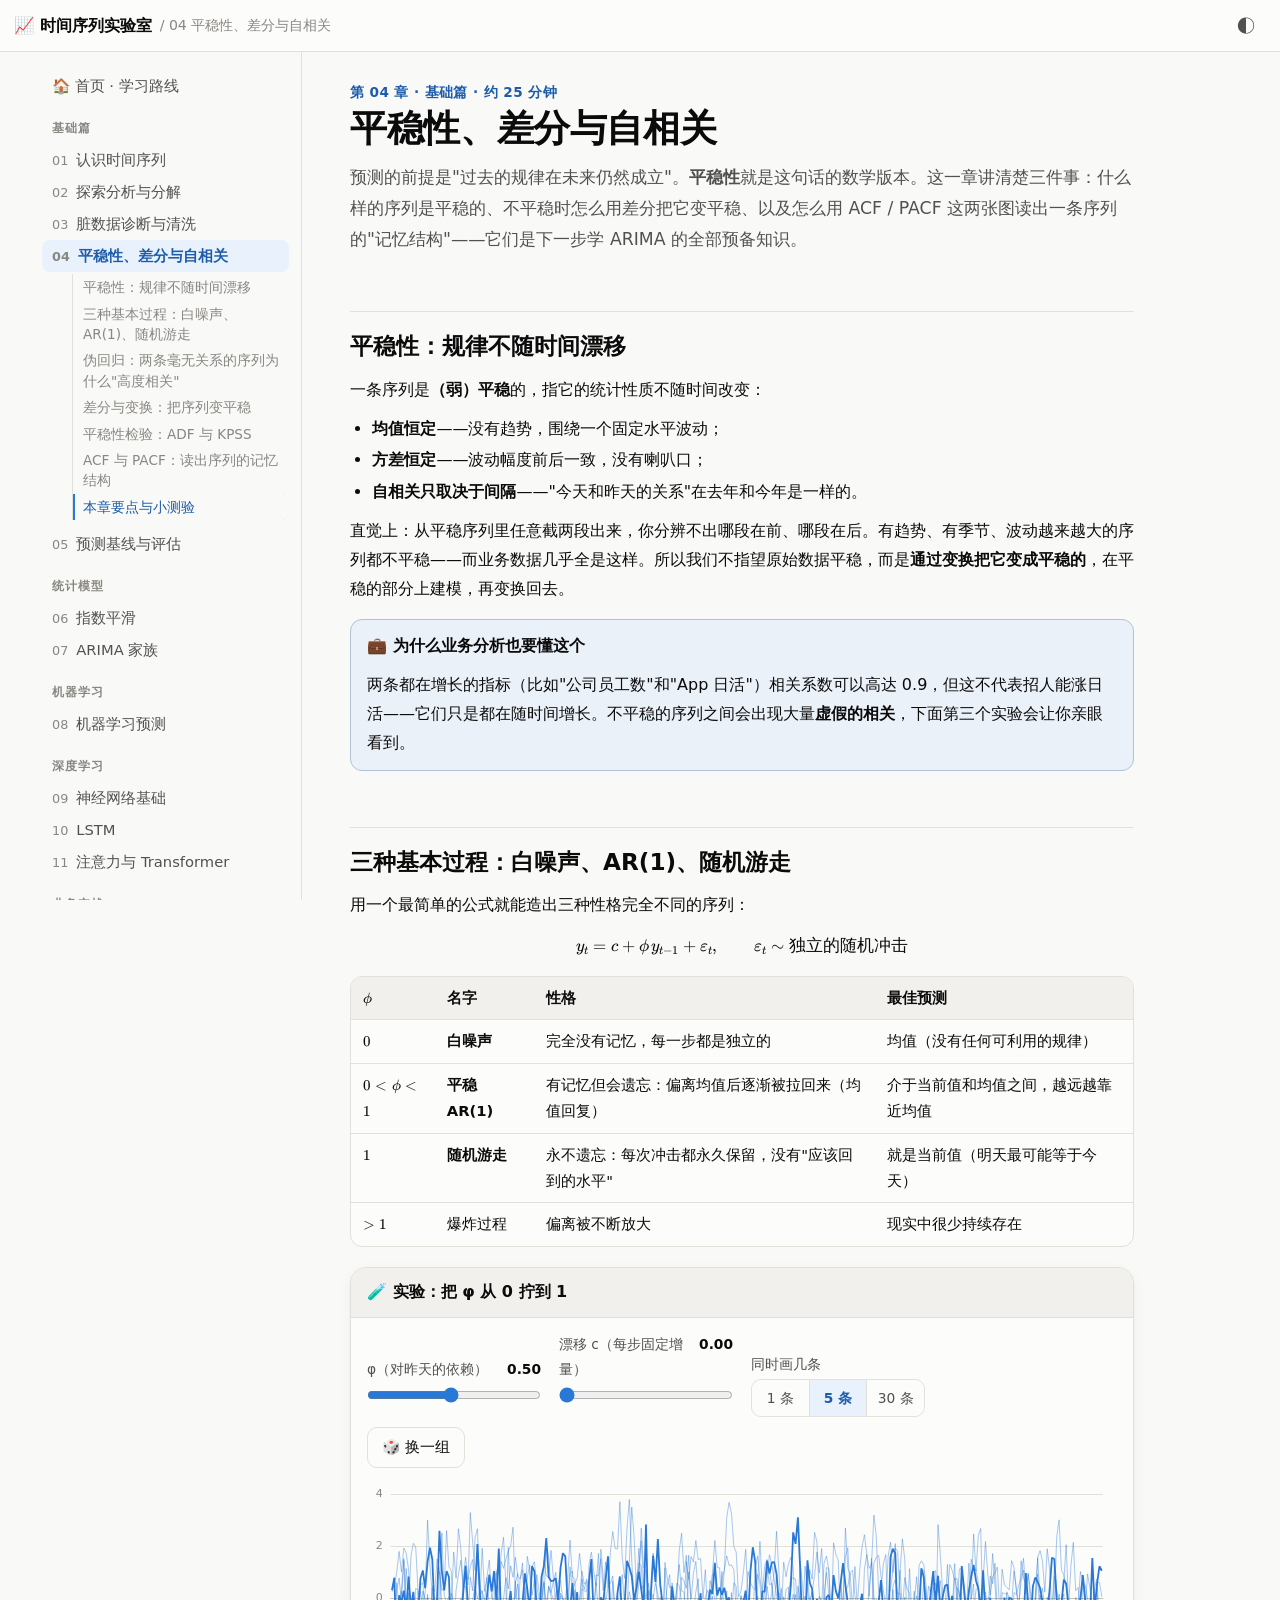
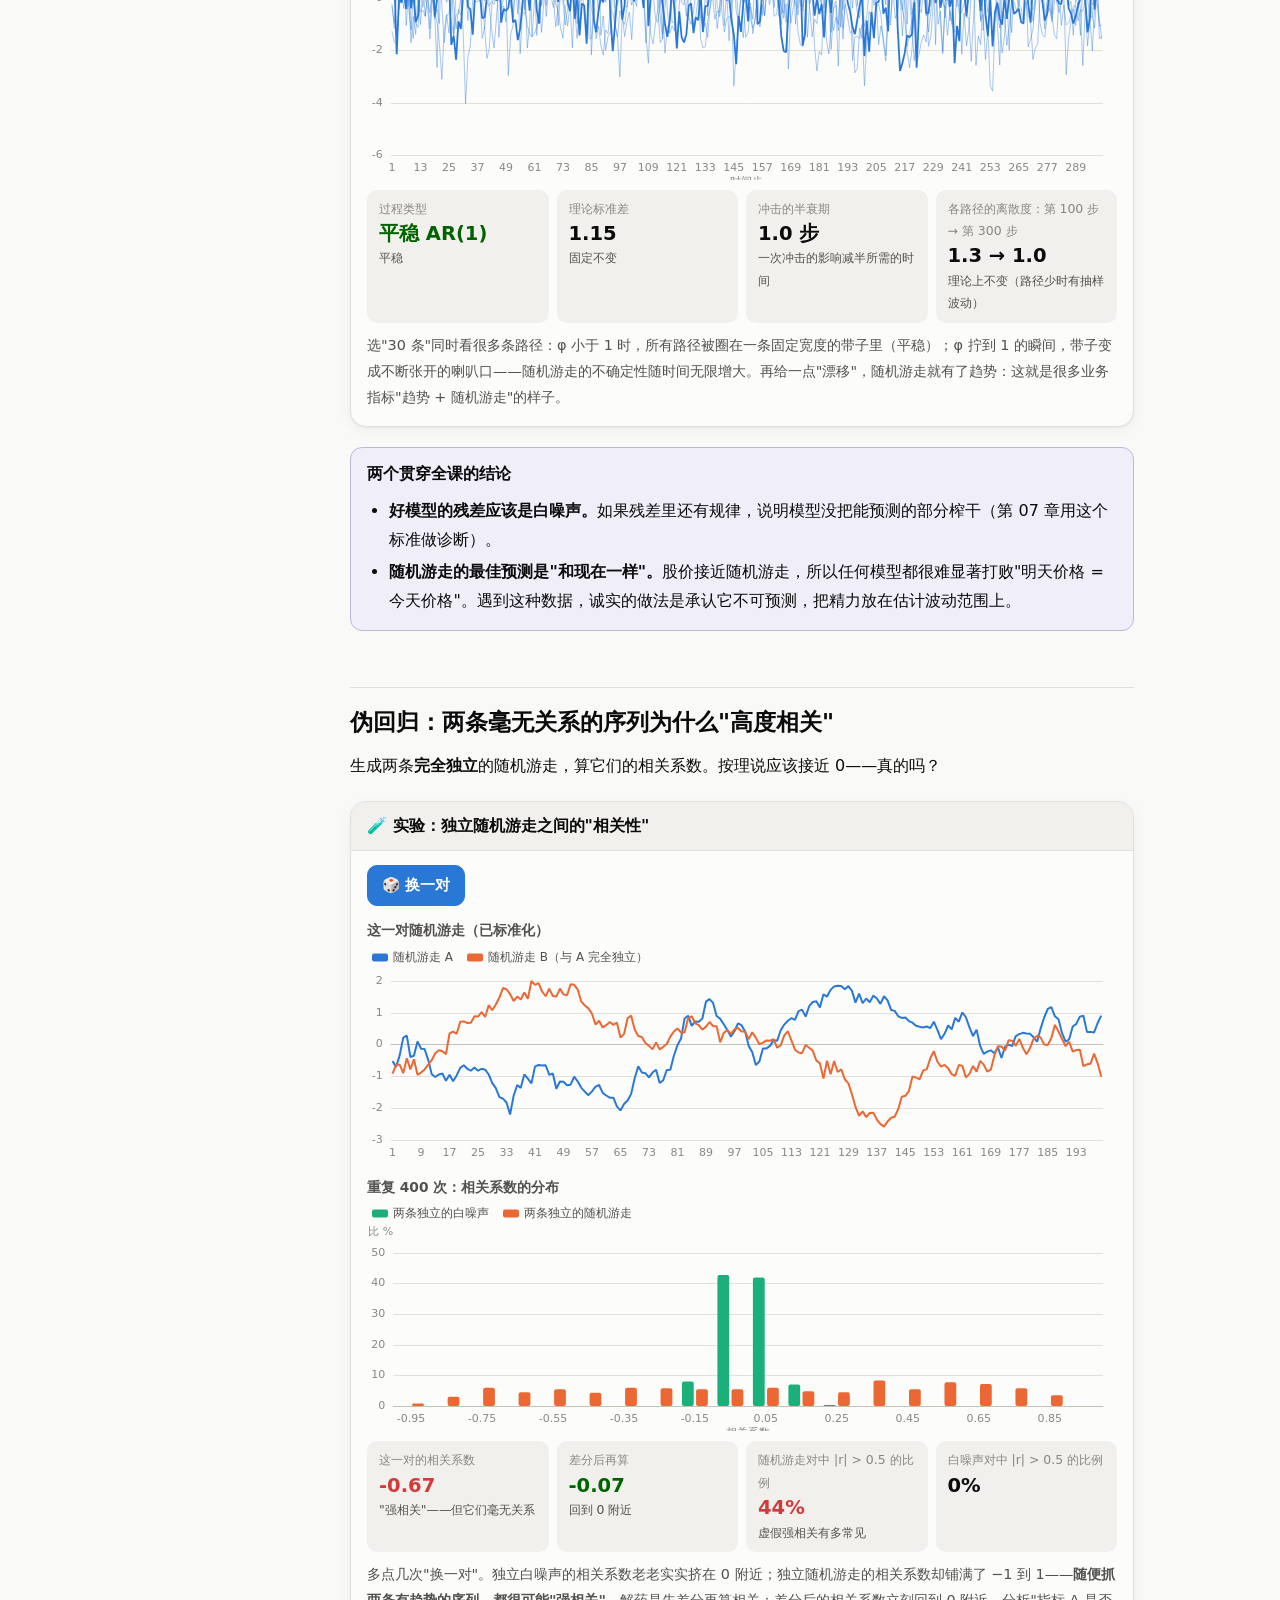
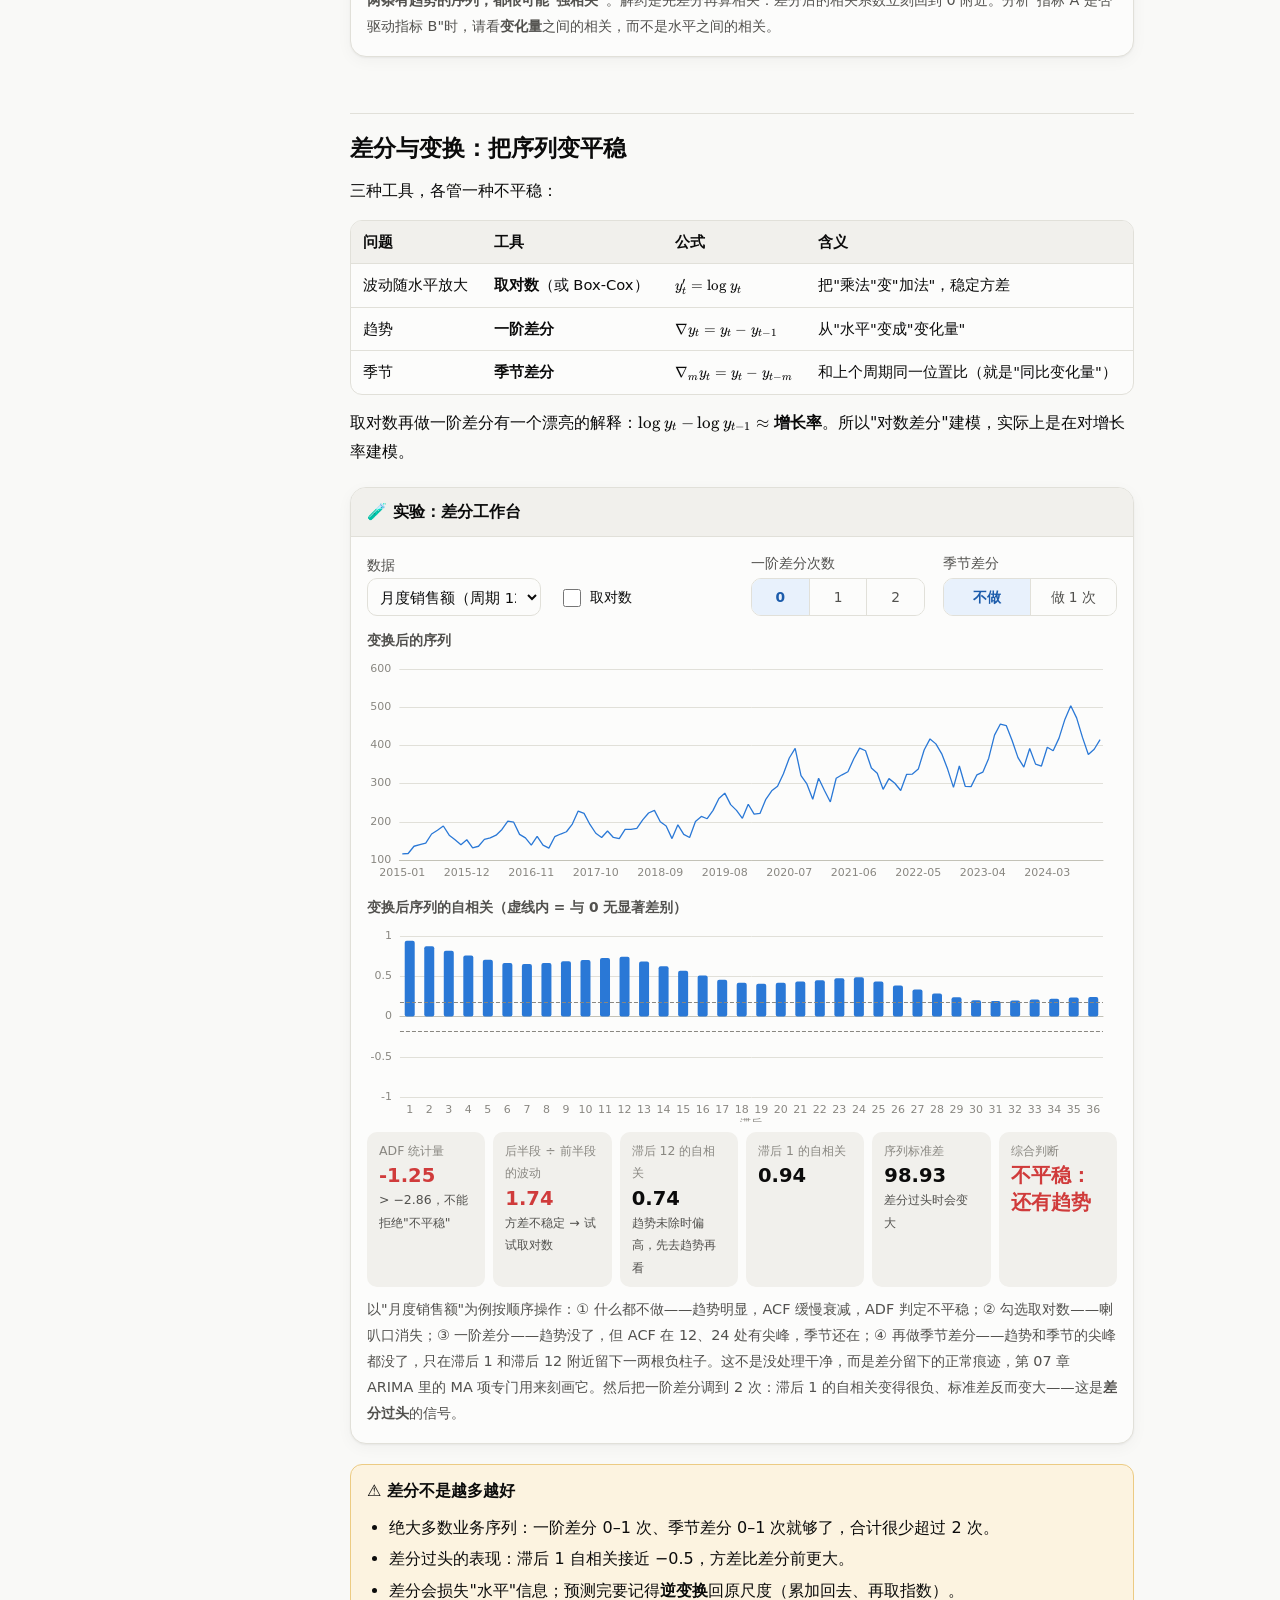
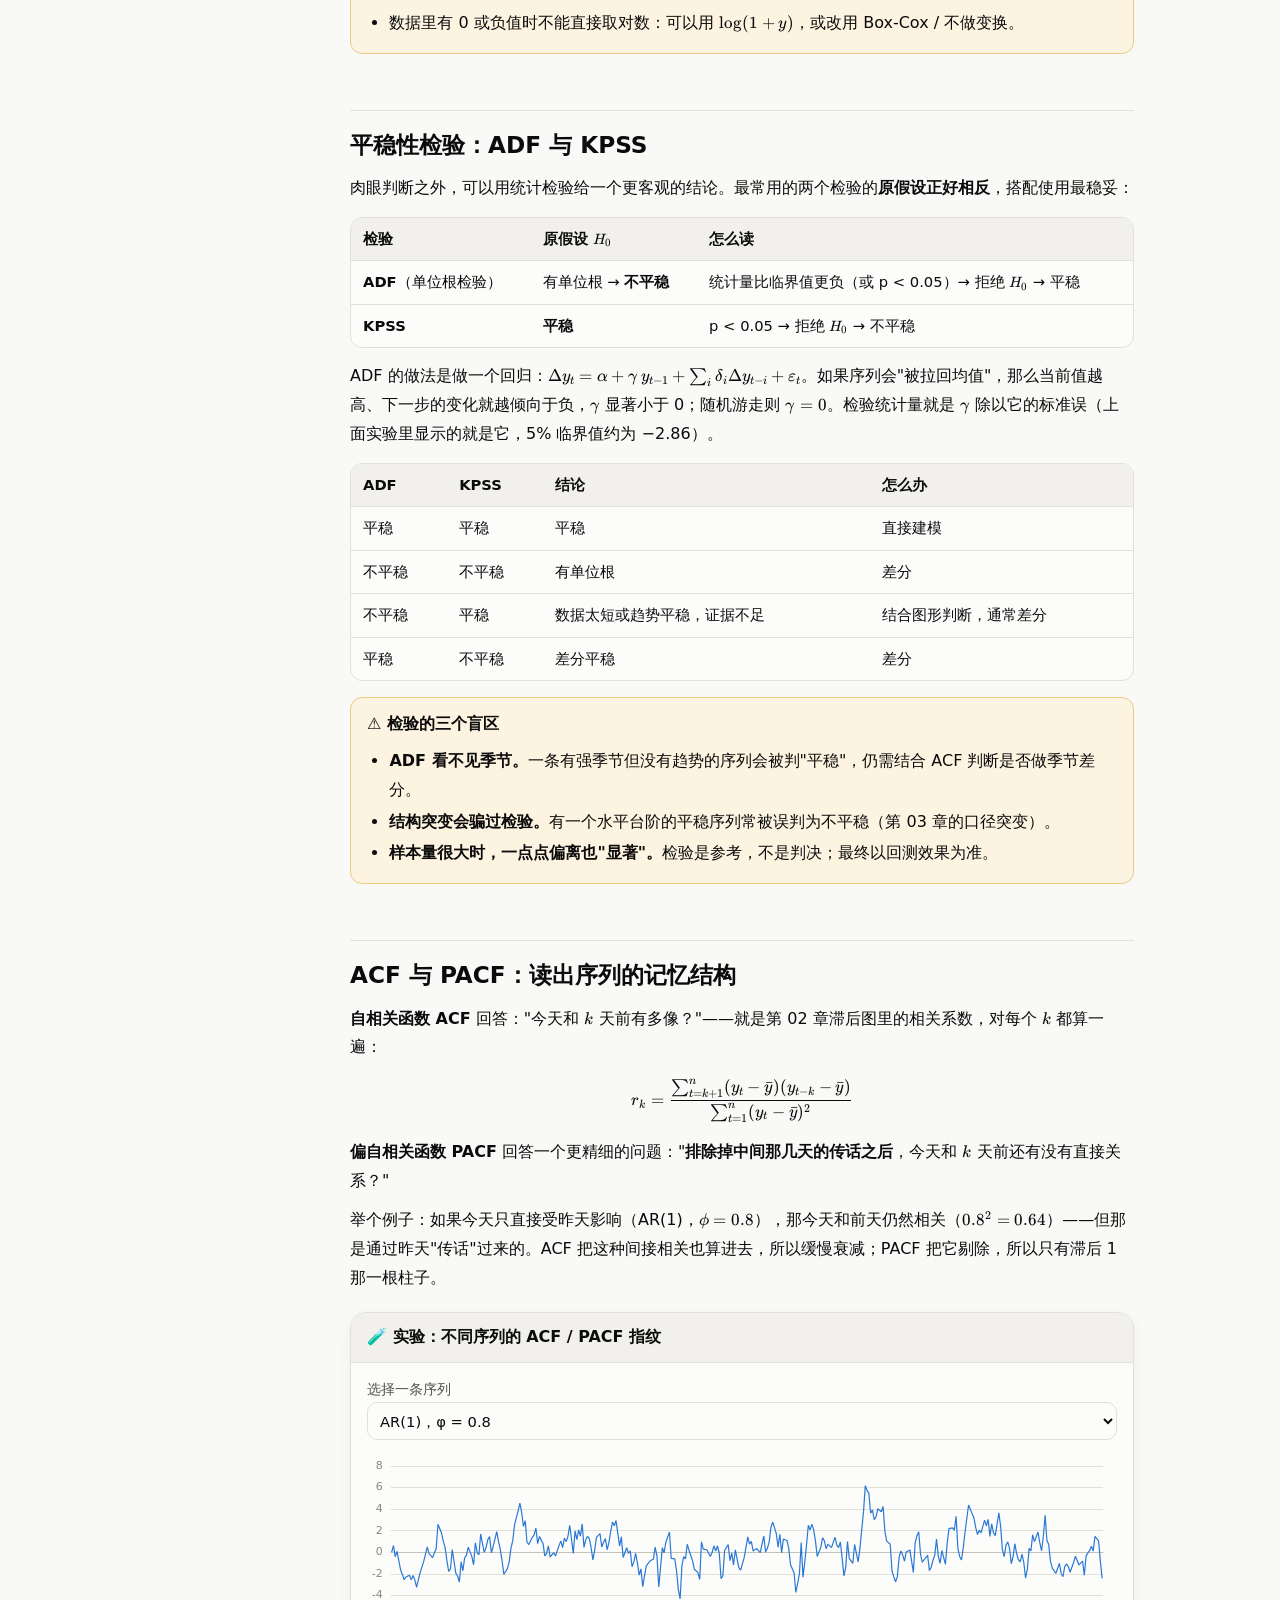
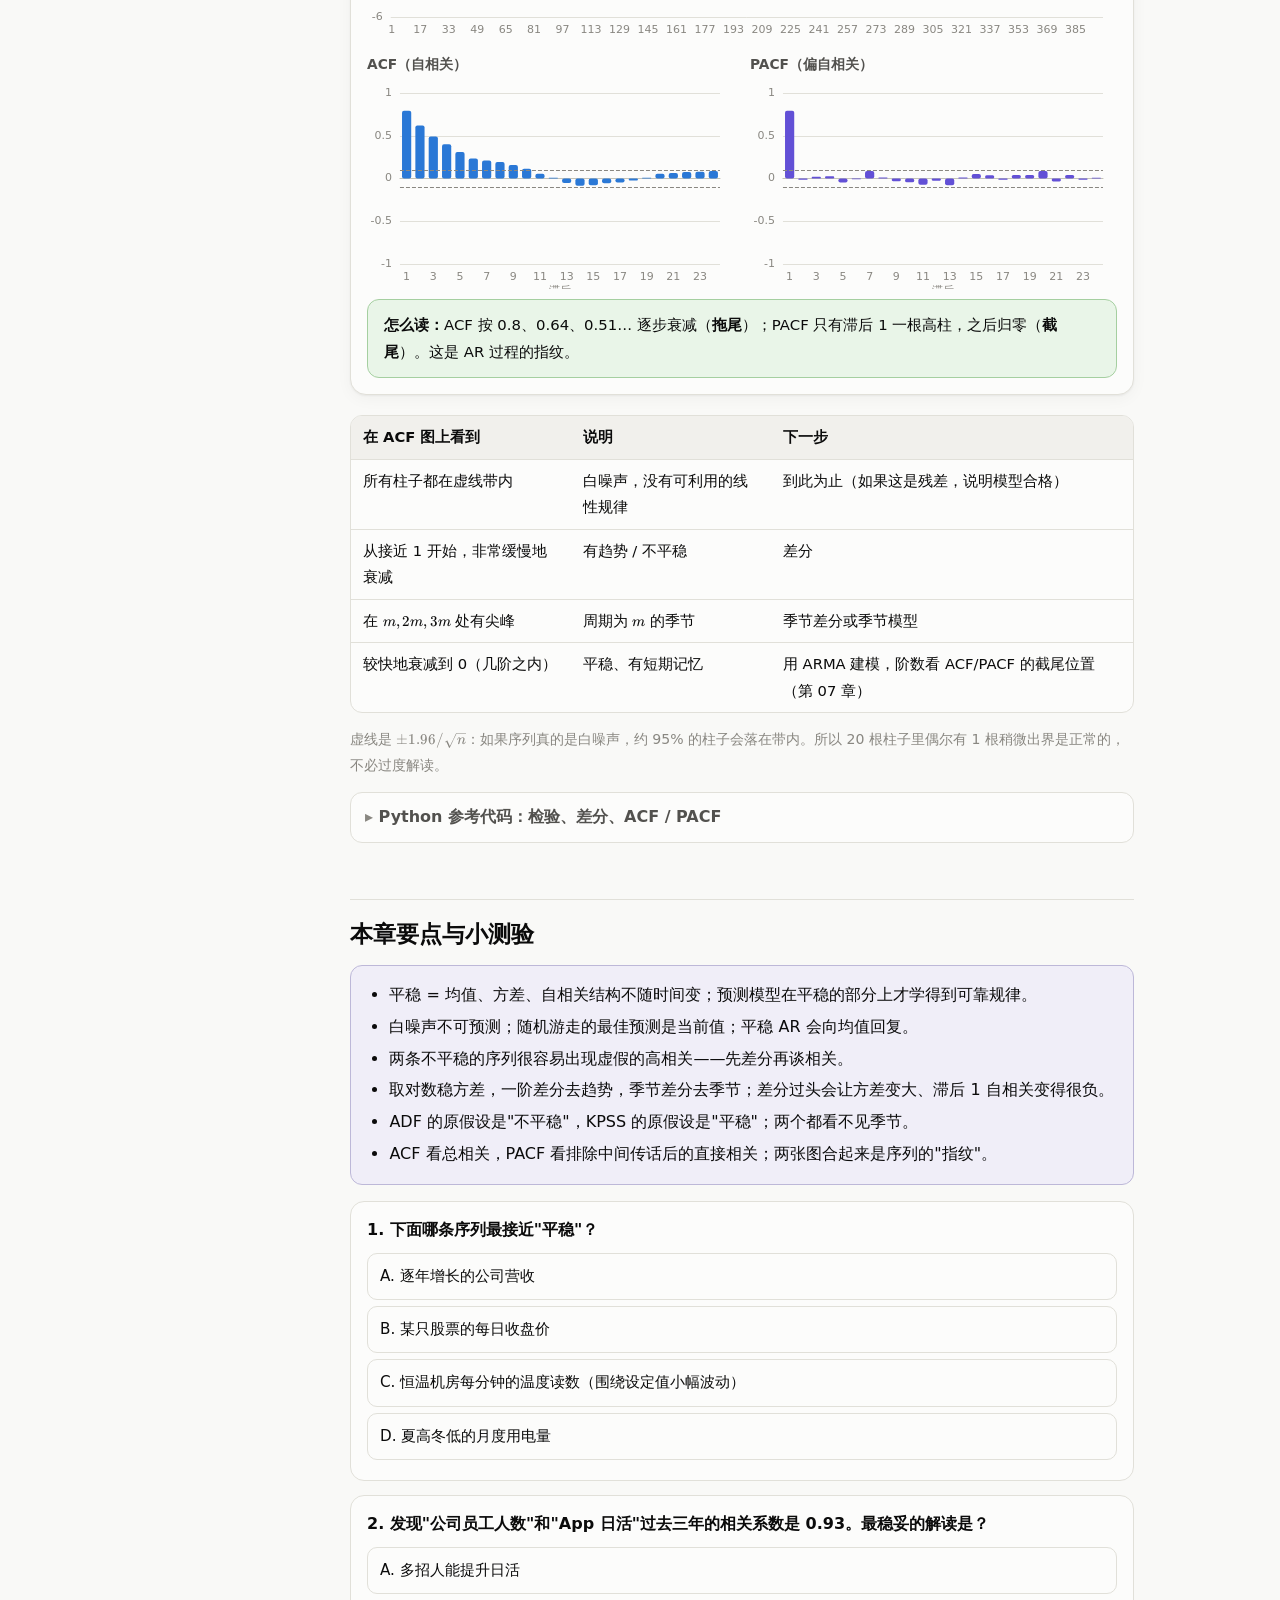
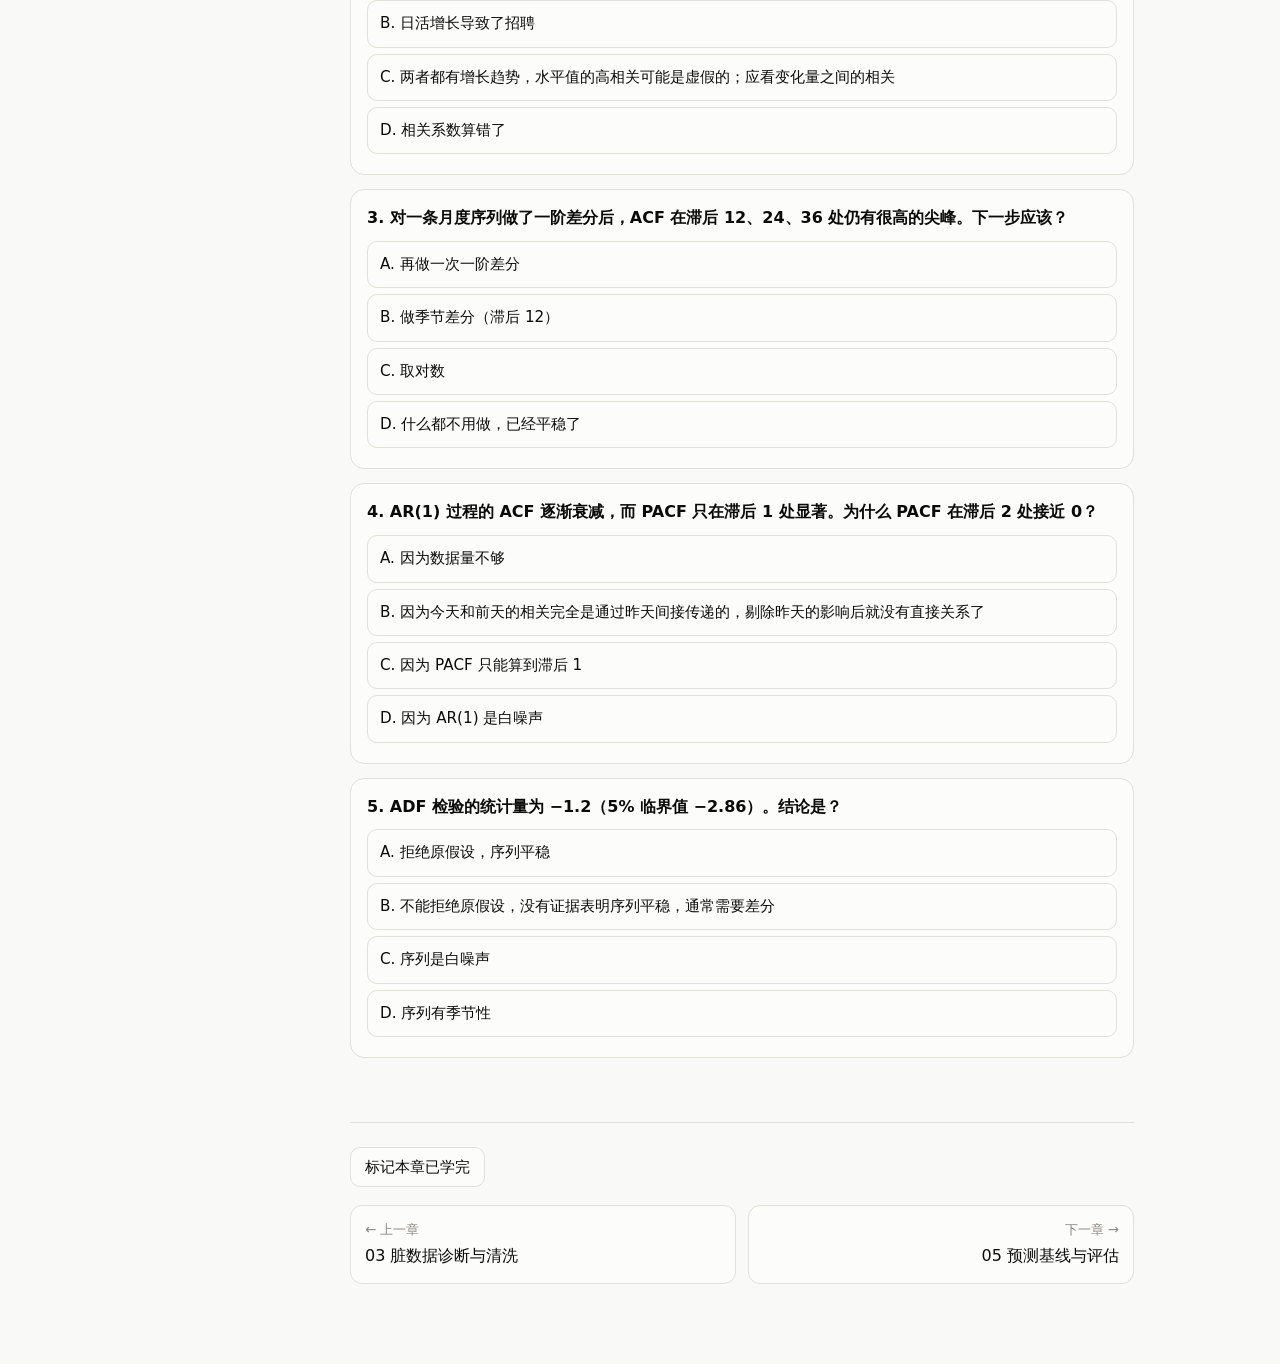
<file: chapters/04-stationarity.html>
<!doctype html>
<html lang="zh-CN">
<head>
<meta charset="utf-8">
<meta name="viewport" content="width=device-width,initial-scale=1">
<title>04 平稳性、差分与自相关 · 时间序列实验室</title>
<link rel="stylesheet" href="../assets/vendor/katex/katex.min.css">
<link rel="stylesheet" href="../assets/css/style.css">
<script>try{var t=localStorage.getItem('tsl-theme');if(t)document.documentElement.dataset.theme=t}catch(e){}</script>
</head>
<body data-ch="04">
<main>
<p class="lead">预测的前提是"过去的规律在未来仍然成立"。<strong>平稳性</strong>就是这句话的数学版本。这一章讲清楚三件事：什么样的序列是平稳的、不平稳时怎么用差分把它变平稳、以及怎么用 ACF / PACF 这两张图读出一条序列的"记忆结构"——它们是下一步学 ARIMA 的全部预备知识。</p>

<section id="why">
<h2>平稳性：规律不随时间漂移</h2>
<p>一条序列是<strong>（弱）平稳</strong>的，指它的统计性质不随时间改变：</p>
<ul>
  <li><strong>均值恒定</strong>——没有趋势，围绕一个固定水平波动；</li>
  <li><strong>方差恒定</strong>——波动幅度前后一致，没有喇叭口；</li>
  <li><strong>自相关只取决于间隔</strong>——"今天和昨天的关系"在去年和今年是一样的。</li>
</ul>
<p>直觉上：从平稳序列里任意截两段出来，你分辨不出哪段在前、哪段在后。有趋势、有季节、波动越来越大的序列都不平稳——而业务数据几乎全是这样。所以我们不指望原始数据平稳，而是<strong>通过变换把它变成平稳的</strong>，在平稳的部分上建模，再变换回去。</p>
<div class="callout biz">
  <div class="hd">💼 为什么业务分析也要懂这个</div>
  <p>两条都在增长的指标（比如"公司员工数"和"App 日活"）相关系数可以高达 0.9，但这不代表招人能涨日活——它们只是都在随时间增长。不平稳的序列之间会出现大量<strong>虚假的相关</strong>，下面第三个实验会让你亲眼看到。</p>
</div>
</section>

<section id="zoo">
<h2>三种基本过程：白噪声、AR(1)、随机游走</h2>
<p>用一个最简单的公式就能造出三种性格完全不同的序列：</p>
$$y_t = c + \phi\, y_{t-1} + \varepsilon_t,\qquad \varepsilon_t \sim \text{独立的随机冲击}$$
<div class="tw"><table>
<thead><tr><th>$\phi$</th><th>名字</th><th>性格</th><th>最佳预测</th></tr></thead>
<tbody>
<tr><td>$0$</td><td><strong>白噪声</strong></td><td>完全没有记忆，每一步都是独立的</td><td>均值（没有任何可利用的规律）</td></tr>
<tr><td>$0&lt;\phi&lt;1$</td><td><strong>平稳 AR(1)</strong></td><td>有记忆但会遗忘：偏离均值后逐渐被拉回来（均值回复）</td><td>介于当前值和均值之间，越远越靠近均值</td></tr>
<tr><td>$1$</td><td><strong>随机游走</strong></td><td>永不遗忘：每次冲击都永久保留，没有"应该回到的水平"</td><td>就是当前值（明天最可能等于今天）</td></tr>
<tr><td>$&gt;1$</td><td>爆炸过程</td><td>偏离被不断放大</td><td>现实中很少持续存在</td></tr>
</tbody></table></div>
<div class="demo" id="sim">
  <div class="demo-title">🧪 实验：把 φ 从 0 拧到 1</div>
  <div class="demo-body">
    <div class="ctl"></div>
    <div class="chart" data-h="300"></div>
    <div class="readout"></div>
    <p class="hint">选"30 条"同时看很多条路径：φ 小于 1 时，所有路径被圈在一条固定宽度的带子里（平稳）；φ 拧到 1 的瞬间，带子变成不断张开的喇叭口——随机游走的不确定性随时间无限增大。再给一点"漂移"，随机游走就有了趋势：这就是很多业务指标"趋势 + 随机游走"的样子。</p>
  </div>
</div>
<div class="callout key">
  <div class="hd">两个贯穿全课的结论</div>
  <ul>
    <li><strong>好模型的残差应该是白噪声。</strong>如果残差里还有规律，说明模型没把能预测的部分榨干（第 07 章用这个标准做诊断）。</li>
    <li><strong>随机游走的最佳预测是"和现在一样"。</strong>股价接近随机游走，所以任何模型都很难显著打败"明天价格 = 今天价格"。遇到这种数据，诚实的做法是承认它不可预测，把精力放在估计波动范围上。</li>
  </ul>
</div>
</section>

<section id="spurious">
<h2>伪回归：两条毫无关系的序列为什么"高度相关"</h2>
<p>生成两条<strong>完全独立</strong>的随机游走，算它们的相关系数。按理说应该接近 0——真的吗？</p>
<div class="demo" id="spurious-demo">
  <div class="demo-title">🧪 实验：独立随机游走之间的"相关性"</div>
  <div class="demo-body">
    <div class="ctl"></div>
    <div class="chart-cap">这一对随机游走（已标准化）</div>
    <div class="chart" data-h="220"></div>
    <div class="chart-cap">重复 400 次：相关系数的分布</div>
    <div class="chart" data-h="230"></div>
    <div class="readout"></div>
    <p class="hint">多点几次"换一对"。独立白噪声的相关系数老老实实挤在 0 附近；独立随机游走的相关系数却铺满了 −1 到 1——<strong>随便抓两条有趋势的序列，都很可能"强相关"</strong>。解药是先差分再算相关：差分后的相关系数立刻回到 0 附近。分析"指标 A 是否驱动指标 B"时，请看<strong>变化量</strong>之间的相关，而不是水平之间的相关。</p>
  </div>
</div>
</section>

<section id="diff">
<h2>差分与变换：把序列变平稳</h2>
<p>三种工具，各管一种不平稳：</p>
<div class="tw"><table>
<thead><tr><th>问题</th><th>工具</th><th>公式</th><th>含义</th></tr></thead>
<tbody>
<tr><td>波动随水平放大</td><td><strong>取对数</strong>（或 Box-Cox）</td><td>$y'_t = \log y_t$</td><td>把"乘法"变"加法"，稳定方差</td></tr>
<tr><td>趋势</td><td><strong>一阶差分</strong></td><td>$\nabla y_t = y_t - y_{t-1}$</td><td>从"水平"变成"变化量"</td></tr>
<tr><td>季节</td><td><strong>季节差分</strong></td><td>$\nabla_m y_t = y_t - y_{t-m}$</td><td>和上个周期同一位置比（就是"同比变化量"）</td></tr>
</tbody></table></div>
<p>取对数再做一阶差分有一个漂亮的解释：$\log y_t - \log y_{t-1} \approx$ <strong>增长率</strong>。所以"对数差分"建模，实际上是在对增长率建模。</p>
<div class="demo" id="diff-demo">
  <div class="demo-title">🧪 实验：差分工作台</div>
  <div class="demo-body">
    <div class="ctl"></div>
    <div class="chart-cap">变换后的序列</div>
    <div class="chart" data-h="230"></div>
    <div class="chart-cap">变换后序列的自相关（虚线内 = 与 0 无显著差别）</div>
    <div class="chart" data-h="200"></div>
    <div class="readout"></div>
    <p class="hint">以"月度销售额"为例按顺序操作：① 什么都不做——趋势明显，ACF 缓慢衰减，ADF 判定不平稳；② 勾选取对数——喇叭口消失；③ 一阶差分——趋势没了，但 ACF 在 12、24 处有尖峰，季节还在；④ 再做季节差分——趋势和季节的尖峰都没了，只在滞后 1 和滞后 12 附近留下一两根负柱子。这不是没处理干净，而是差分留下的正常痕迹，第 07 章 ARIMA 里的 MA 项专门用来刻画它。然后把一阶差分调到 2 次：滞后 1 的自相关变得很负、标准差反而变大——这是<strong>差分过头</strong>的信号。</p>
  </div>
</div>
<div class="callout warn">
  <div class="hd">⚠️ 差分不是越多越好</div>
  <ul>
    <li>绝大多数业务序列：一阶差分 0–1 次、季节差分 0–1 次就够了，合计很少超过 2 次。</li>
    <li>差分过头的表现：滞后 1 自相关接近 −0.5，方差比差分前更大。</li>
    <li>差分会损失"水平"信息；预测完要记得<strong>逆变换</strong>回原尺度（累加回去、再取指数）。</li>
    <li>数据里有 0 或负值时不能直接取对数：可以用 $\log(1+y)$，或改用 Box-Cox / 不做变换。</li>
  </ul>
</div>
</section>

<section id="adf">
<h2>平稳性检验：ADF 与 KPSS</h2>
<p>肉眼判断之外，可以用统计检验给一个更客观的结论。最常用的两个检验的<strong>原假设正好相反</strong>，搭配使用最稳妥：</p>
<div class="tw"><table>
<thead><tr><th>检验</th><th>原假设 $H_0$</th><th>怎么读</th></tr></thead>
<tbody>
<tr><td><strong>ADF</strong>（单位根检验）</td><td>有单位根 → <strong>不平稳</strong></td><td>统计量比临界值更负（或 p &lt; 0.05）→ 拒绝 $H_0$ → 平稳</td></tr>
<tr><td><strong>KPSS</strong></td><td><strong>平稳</strong></td><td>p &lt; 0.05 → 拒绝 $H_0$ → 不平稳</td></tr>
</tbody></table></div>
<p>ADF 的做法是做一个回归：$\Delta y_t = \alpha + \gamma\, y_{t-1} + \sum_i \delta_i \Delta y_{t-i} + \varepsilon_t$。如果序列会"被拉回均值"，那么当前值越高、下一步的变化就越倾向于负，$\gamma$ 显著小于 0；随机游走则 $\gamma = 0$。检验统计量就是 $\gamma$ 除以它的标准误（上面实验里显示的就是它，5% 临界值约为 −2.86）。</p>
<div class="tw"><table>
<thead><tr><th>ADF</th><th>KPSS</th><th>结论</th><th>怎么办</th></tr></thead>
<tbody>
<tr><td>平稳</td><td>平稳</td><td>平稳</td><td>直接建模</td></tr>
<tr><td>不平稳</td><td>不平稳</td><td>有单位根</td><td>差分</td></tr>
<tr><td>不平稳</td><td>平稳</td><td>数据太短或趋势平稳，证据不足</td><td>结合图形判断，通常差分</td></tr>
<tr><td>平稳</td><td>不平稳</td><td>差分平稳</td><td>差分</td></tr>
</tbody></table></div>
<div class="callout warn">
  <div class="hd">⚠️ 检验的三个盲区</div>
  <ul>
    <li><strong>ADF 看不见季节。</strong>一条有强季节但没有趋势的序列会被判"平稳"，仍需结合 ACF 判断是否做季节差分。</li>
    <li><strong>结构突变会骗过检验。</strong>有一个水平台阶的平稳序列常被误判为不平稳（第 03 章的口径突变）。</li>
    <li><strong>样本量很大时，一点点偏离也"显著"。</strong>检验是参考，不是判决；最终以回测效果为准。</li>
  </ul>
</div>
</section>

<section id="acf">
<h2>ACF 与 PACF：读出序列的记忆结构</h2>
<p><strong>自相关函数 ACF</strong> 回答："今天和 $k$ 天前有多像？"——就是第 02 章滞后图里的相关系数，对每个 $k$ 都算一遍：</p>
$$r_k = \frac{\sum_{t=k+1}^{n}(y_t-\bar y)(y_{t-k}-\bar y)}{\sum_{t=1}^{n}(y_t-\bar y)^2}$$
<p><strong>偏自相关函数 PACF</strong> 回答一个更精细的问题："<strong>排除掉中间那几天的传话之后</strong>，今天和 $k$ 天前还有没有直接关系？"</p>
<p>举个例子：如果今天只直接受昨天影响（AR(1)，$\phi=0.8$），那今天和前天仍然相关（$0.8^2=0.64$）——但那是通过昨天"传话"过来的。ACF 把这种间接相关也算进去，所以缓慢衰减；PACF 把它剔除，所以只有滞后 1 那一根柱子。</p>
<div class="demo" id="acf-demo">
  <div class="demo-title">🧪 实验：不同序列的 ACF / PACF 指纹</div>
  <div class="demo-body">
    <div class="ctl"></div>
    <div class="chart" data-h="190"></div>
    <div class="grid2">
      <div><div class="chart-cap">ACF（自相关）</div><div class="chart" data-h="210"></div></div>
      <div><div class="chart-cap">PACF（偏自相关）</div><div class="chart" data-h="210"></div></div>
    </div>
    <div class="readout"></div>
  </div>
</div>
<div class="tw"><table>
<thead><tr><th>在 ACF 图上看到</th><th>说明</th><th>下一步</th></tr></thead>
<tbody>
<tr><td>所有柱子都在虚线带内</td><td>白噪声，没有可利用的线性规律</td><td>到此为止（如果这是残差，说明模型合格）</td></tr>
<tr><td>从接近 1 开始，非常缓慢地衰减</td><td>有趋势 / 不平稳</td><td>差分</td></tr>
<tr><td>在 $m, 2m, 3m$ 处有尖峰</td><td>周期为 $m$ 的季节</td><td>季节差分或季节模型</td></tr>
<tr><td>较快地衰减到 0（几阶之内）</td><td>平稳、有短期记忆</td><td>用 ARMA 建模，阶数看 ACF/PACF 的截尾位置（第 07 章）</td></tr>
</tbody></table></div>
<p class="small muted">虚线是 $\pm 1.96/\sqrt{n}$：如果序列真的是白噪声，约 95% 的柱子会落在带内。所以 20 根柱子里偶尔有 1 根稍微出界是正常的，不必过度解读。</p>
<details class="code"><summary>Python 参考代码：检验、差分、ACF / PACF</summary>
<pre><code>import numpy as np
from statsmodels.tsa.stattools import adfuller, kpss
from statsmodels.graphics.tsaplots import plot_acf, plot_pacf

def check_stationarity(x, name=""):
    x = x.dropna()
    adf_stat, adf_p, *_ = adfuller(x, autolag="AIC")
    kpss_stat, kpss_p, *_ = kpss(x, regression="c", nlags="auto")
    print(f"{name:12s} ADF={adf_stat:6.2f} (p={adf_p:.3f})  KPSS p={kpss_p:.3f}  "
          f"=&gt; {'平稳' if adf_p &lt; 0.05 and kpss_p &gt; 0.05 else '不平稳/证据不足'}")

ly = np.log(y)                       # 稳定方差
d1 = ly.diff()                       # 一阶差分 ≈ 增长率
d1s = ly.diff().diff(12)             # 再做季节差分（m=12）

for name, x in [("原始", y), ("对数", ly), ("对数差分", d1), ("再季节差分", d1s)]:
    check_stationarity(x, name)

plot_acf(d1s.dropna(), lags=36)      # 看季节尖峰是否消失
plot_pacf(d1s.dropna(), lags=36, method="ywm")

# 自动判断需要几次差分
from pmdarima.arima import ndiffs, nsdiffs
print(ndiffs(ly, test="adf"), nsdiffs(ly, m=12))</code></pre></details>
</section>

<section id="summary">
<h2>本章要点与小测验</h2>
<div class="callout key">
<ul>
  <li>平稳 = 均值、方差、自相关结构不随时间变；预测模型在平稳的部分上才学得到可靠规律。</li>
  <li>白噪声不可预测；随机游走的最佳预测是当前值；平稳 AR 会向均值回复。</li>
  <li>两条不平稳的序列很容易出现虚假的高相关——先差分再谈相关。</li>
  <li>取对数稳方差，一阶差分去趋势，季节差分去季节；差分过头会让方差变大、滞后 1 自相关变得很负。</li>
  <li>ADF 的原假设是"不平稳"，KPSS 的原假设是"平稳"；两个都看不见季节。</li>
  <li>ACF 看总相关，PACF 看排除中间传话后的直接相关；两张图合起来是序列的"指纹"。</li>
</ul>
</div>
<div id="quiz"></div>
</section>
</main>

<script src="../assets/vendor/echarts.min.js"></script>
<script src="../assets/vendor/katex/katex.min.js"></script>
<script src="../assets/vendor/katex/auto-render.min.js"></script>
<script src="../assets/js/tslib.js"></script>
<script src="../assets/js/site.js"></script>
<script>
const { S } = Site;

// ACF / PACF 柱状图的统一画法
function corrBars(vals, n, name, slot) {
  const band = 1.96 / Math.sqrt(n), p = Site.pal();
  const ser = S.bar(name, vals.slice(1).map(v => +v.toFixed(3)), { c: slot || 0, maxW: 10 });
  ser.markLine = S.hline([band, -band], { c: p.muted });
  return { xAxis: { data: vals.slice(1).map((_, i) => i + 1), name: '滞后', nameLocation: 'middle', nameGap: 22 }, yAxis: { min: -1, max: 1, scale: false }, legend: false, series: [ser] };
}

/* ---------- AR(1) 模拟器 ---------- */
Site.demo('sim', {
  controls: [
    { k: 'phi', label: 'φ（对昨天的依赖）', min: 0, max: 1.04, step: 0.02, value: 0.5, fmt: v => v.toFixed(2) },
    { k: 'drift', label: '漂移 c（每步固定增量）', min: 0, max: 0.5, step: 0.05, value: 0, fmt: v => v.toFixed(2) },
    { k: 'paths', label: '同时画几条', type: 'seg', options: [[1, '1 条'], [5, '5 条'], [30, '30 条']], value: 5 },
    { act: 'regen', label: '🎲 换一组', run: s => { s.seed = (s.seed || 1) + 1; } },
  ],
  render(s, d) {
    const n = 300, P = s.paths, p = Site.pal(), series = [], at100 = [], at300 = [];
    for (let k = 0; k < P; k++) {
      const r = TS.rng((s.seed || 1) * 1000 + k), arr = []; let y = 0;
      for (let t = 0; t < n; t++) { y = s.drift + s.phi * y + r.n(); arr.push(+y.toFixed(2)); }
      at100.push(arr[99]); at300.push(arr[n - 1]);
      series.push(S.line('路径 ' + (k + 1), arr, { c: p.s[0], w: k === 0 ? 1.8 : 1, op: k === 0 ? 1 : (P > 5 ? 0.22 : 0.4) }));
    }
    d.chart(0, { xAxis: { data: Array.from({ length: n }, (_, i) => i + 1), name: '时间步', nameLocation: 'middle', nameGap: 22 }, yAxis: {}, legend: false, tooltip: false, series });
    const ph = s.phi, kind = ph === 0 ? '白噪声' : ph < 1 ? '平稳 AR(1)' : ph === 1 ? (s.drift ? '带漂移的随机游走' : '随机游走') : '爆炸过程';
    const half = ph > 0 && ph < 1 ? Math.log(0.5) / Math.log(ph) : null;
    const tiles = [
      ['过程类型', kind, ph < 1 ? '平稳' : '不平稳', ph < 1 ? 'good' : 'bad'],
      ['理论标准差', ph < 1 ? (1 / Math.sqrt(1 - ph * ph)).toFixed(2) : '随时间增大', ph < 1 ? '固定不变' : (ph === 1 ? '第 t 步为 √t' : '指数增长')],
      ['冲击的半衰期', ph === 0 ? '0 步' : half != null ? half.toFixed(1) + ' 步' : '永不衰减', '一次冲击的影响减半所需的时间'],
    ];
    if (P > 1) tiles.push(['各路径的离散度：第 100 步 → 第 300 步', TS.std(at100).toFixed(1) + ' → ' + TS.std(at300).toFixed(1), ph < 1 ? '理论上不变（路径少时有抽样波动）' : '越来越散']);
    d.out(Site.tiles(tiles));
  },
});

/* ---------- 伪回归 ---------- */
Site.demo('spurious-demo', {
  controls: [{ act: 'regen', label: '🎲 换一对', primary: true, run: s => { s.seed = (s.seed || 3) + 1; } }],
  setup(s) { // 蒙特卡洛：400 对独立随机游走、400 对独立白噪声
    const r = TS.rng(2024), n = 200, rw = [], wn = [];
    for (let k = 0; k < 400; k++) {
      const a = Array.from({ length: n }, () => r.n()), b = Array.from({ length: n }, () => r.n());
      wn.push(TS.corr(a, b)); rw.push(TS.corr(TS.cumsum(a), TS.cumsum(b)));
    }
    s.mc = { rw, wn };
  },
  render(s, d) {
    const r = TS.rng(500 + (s.seed || 3)), n = 200, p = Site.pal();
    const ea = Array.from({ length: n }, () => r.n()), eb = Array.from({ length: n }, () => r.n()), a = TS.cumsum(ea), b = TS.cumsum(eb);
    const z = x => { const m = TS.mean(x), sd = TS.std(x); return x.map(v => +((v - m) / sd).toFixed(2)); };
    d.chart(0, { xAxis: { data: a.map((_, i) => i + 1) }, yAxis: {}, series: [S.line('随机游走 A', z(a), { c: 0 }), S.line('随机游走 B（与 A 完全独立）', z(b), { c: 1 })] });
    const bins = Array.from({ length: 20 }, (_, i) => -0.95 + i * 0.1), hist = arr => { const h = new Array(20).fill(0); arr.forEach(v => { h[Math.min(19, Math.max(0, Math.floor((v + 1) * 10)))]++; }); return h.map(c => +(c / arr.length * 100).toFixed(1)); };
    d.chart(1, {
      xAxis: { data: bins.map(v => v.toFixed(2)), name: '相关系数', nameLocation: 'middle', nameGap: 22 }, yAxis: { name: '占比 %', scale: false },
      series: [S.bar('两条独立的白噪声', hist(s.mc.wn), { c: 2, maxW: 14 }), S.bar('两条独立的随机游走', hist(s.mc.rw), { c: 1, maxW: 14 })],
    });
    const rr = TS.corr(a, b), share = arr => arr.filter(v => Math.abs(v) > 0.5).length / arr.length;
    d.out(Site.tiles([
      ['这一对的相关系数', rr.toFixed(2), Math.abs(rr) > 0.5 ? '"强相关"——但它们毫无关系' : '这次碰巧不高，再换一对', Math.abs(rr) > 0.5 ? 'bad' : ''],
      ['差分后再算', TS.corr(ea, eb).toFixed(2), '回到 0 附近', 'good'],
      ['随机游走对中 |r| > 0.5 的比例', Site.pct(share(s.mc.rw), 0), '虚假强相关有多常见', 'bad'],
      ['白噪声对中 |r| > 0.5 的比例', Site.pct(share(s.mc.wn), 0)],
    ]));
  },
});

/* ---------- 差分工作台 ---------- */
Site.demo('diff-demo', {
  controls: [
    { k: 'ds', label: '数据', type: 'select', options: [['monthly', '月度销售额（周期 12）'], ['retail', '电商日销量（周期 7）'], ['dau', 'App 日活（周期 7）'], ['stock', '股价（随机游走）']] },
    { k: 'log', label: '取对数', type: 'check', value: false },
    { k: 'd', label: '一阶差分次数', type: 'seg', options: [[0, '0'], [1, '1'], [2, '2']] },
    { k: 'D', label: '季节差分', type: 'seg', options: [[0, '不做'], [1, '做 1 次']] },
  ],
  render(s, d) {
    const ds = TS.data[s.ds](), m = ds.period;
    let x = s.log ? ds.y.map(Math.log) : ds.y.slice(), dates = ds.dates.slice();
    if (s.D) { x = TS.diff(x, m); dates = dates.slice(m); }
    for (let i = 0; i < s.d; i++) { x = TS.diff(x, 1); dates = dates.slice(1); }
    const n = x.length, K = Math.min(Math.max(3 * m, 24), 40), ac = TS.acf(x, K), adf = TS.adf(x);
    d.chart(0, { xAxis: { data: dates }, yAxis: {}, legend: false, series: [S.line('变换后', x.map(v => +v.toFixed(4)), { c: 0, w: 1.3 })] });
    d.chart(1, corrBars(ac, n, '自相关', 0));
    const half = n >> 1, fan = TS.std(x.slice(half)) / TS.std(x.slice(0, half)), sea = ac[m], over = ac[1] < -0.4;
    const hasSea = sea > 0.4 && s.ds !== 'stock';
    const verdict = !adf.stationary ? ['不平稳：还有趋势', 'bad'] : over ? ['差分过头了', 'bad'] : hasSea ? ['没有单位根，但还有季节（ADF 看不见季节）', 'bad'] : ['基本平稳', 'good'];
    d.out(Site.tiles([
      ['ADF 统计量', adf.stat.toFixed(2), adf.stationary ? '< −2.86，拒绝"不平稳"' : '> −2.86，不能拒绝"不平稳"', adf.stationary ? 'good' : 'bad'],
      ['后半段 ÷ 前半段的波动', fan.toFixed(2), fan > 1.5 || fan < 0.67 ? '方差不稳定 → 试试取对数' : '方差稳定', fan > 1.5 || fan < 0.67 ? 'bad' : 'good'],
      ['滞后 ' + m + ' 的自相关', sea.toFixed(2), !adf.stationary ? '趋势未除时偏高，先去趋势再看' : hasSea ? '季节明显' : sea < -0.25 ? '负值：季节差分留下的正常痕迹' : '季节不明显'],
      ['滞后 1 的自相关', ac[1].toFixed(2), over ? '很负 → 差分过头' : ''],
      ['序列标准差', TS.std(x), '差分过头时会变大'],
      ['综合判断', verdict[0], '', verdict[1]],
    ]));
  },
});

/* ---------- ACF / PACF 指纹 ---------- */
const PRINTS = {
  wn: ['白噪声', () => { const r = TS.rng(9); return Array.from({ length: 400 }, () => r.n()); }, 'ACF、PACF 的柱子全部落在虚线带内：没有任何线性规律可用。模型残差应该长这样。'],
  ar: ['AR(1)，φ = 0.8', () => TS.simArma(400, [0.8], [], TS.rng(10)), 'ACF 按 0.8、0.64、0.51… 逐步衰减（<strong>拖尾</strong>）；PACF 只有滞后 1 一根高柱，之后归零（<strong>截尾</strong>）。这是 AR 过程的指纹。'],
  ma: ['MA(1)，θ = 0.8', () => TS.simArma(400, [], [0.8], TS.rng(11)), '反过来：ACF 只有滞后 1 一根高柱后截尾；PACF 正负交替地拖尾。这是 MA 过程的指纹（第 07 章细讲）。'],
  rw: ['随机游走', () => { const r = TS.rng(12); return TS.cumsum(Array.from({ length: 400 }, () => r.n())); }, 'ACF 从接近 1 开始极其缓慢地下降；PACF 滞后 1 接近 1。这是"不平稳、需要差分"的指纹。'],
  raw: ['电商销量（原始）', () => TS.data.retail().y.slice(-400), '趋势让 ACF 整体偏高且衰减缓慢，同时在 7、14、21… 处有凸起：趋势和周季节叠加在一起。'],
  dif: ['电商销量（对数 + 季节差分）', () => TS.diff(TS.data.retail().y.slice(-407).map(Math.log), 7), '做完对数和季节差分后，ACF 很快衰减；滞后 7 处是明显的负值——这是季节差分留下的典型痕迹，提示可以用一个季节 MA 项来刻画（第 07 章）。'],
};
Site.demo('acf-demo', {
  controls: [{ k: 'kind', label: '选择一条序列', type: 'select', options: Object.keys(PRINTS).map(k => [k, PRINTS[k][0]]), value: 'ar' }],
  render(s, d) {
    const cfg = PRINTS[s.kind], x = cfg[1](), n = x.length, K = 24;
    d.chart(0, { xAxis: { data: x.map((_, i) => i + 1) }, yAxis: {}, legend: false, tooltip: false, series: [S.line(cfg[0], x.map(v => +v.toFixed(3)), { c: 0, w: 1.2 })] });
    d.chart(1, corrBars(TS.acf(x, K), n, 'ACF', 0));
    d.chart(2, corrBars(TS.pacf(x, K), n, 'PACF', 6));
    d.out(`<div class="callout tip" style="margin:0"><strong>怎么读：</strong>${cfg[2]}</div>`);
  },
});

Site.quiz('quiz', [
  { q: '下面哪条序列最接近"平稳"？', opts: ['逐年增长的公司营收', '某只股票的每日收盘价', '恒温机房每分钟的温度读数（围绕设定值小幅波动）', '夏高冬低的月度用电量'], ans: 2, alt: '', why: '恒温机房的温度围绕固定水平、以固定幅度波动。营收有趋势，股价是随机游走，用电量有季节——都不平稳。' },
  { q: '发现"公司员工人数"和"App 日活"过去三年的相关系数是 0.93。最稳妥的解读是？', opts: ['多招人能提升日活', '日活增长导致了招聘', '两者都有增长趋势，水平值的高相关可能是虚假的；应看变化量之间的相关', '相关系数算错了'], ans: 2, why: '两条有趋势的序列几乎必然高度相关（伪回归）。应先差分或去趋势，再看两者的变化是否同步。' },
  { q: '对一条月度序列做了一阶差分后，ACF 在滞后 12、24、36 处仍有很高的尖峰。下一步应该？', opts: ['再做一次一阶差分', '做季节差分（滞后 12）', '取对数', '什么都不用做，已经平稳了'], ans: 1, why: '周期整数倍处的尖峰说明季节还在。一阶差分只去趋势，去季节要用季节差分 y_t − y_{t−12}。' },
  { q: 'AR(1) 过程的 ACF 逐渐衰减，而 PACF 只在滞后 1 处显著。为什么 PACF 在滞后 2 处接近 0？', opts: ['因为数据量不够', '因为今天和前天的相关完全是通过昨天间接传递的，剔除昨天的影响后就没有直接关系了', '因为 PACF 只能算到滞后 1', '因为 AR(1) 是白噪声'], ans: 1, why: 'PACF 度量的是"排除中间各期影响后的直接相关"。AR(1) 里只有相邻一期有直接作用，更远的相关都是传话传过去的。' },
  { q: 'ADF 检验的统计量为 −1.2（5% 临界值 −2.86）。结论是？', opts: ['拒绝原假设，序列平稳', '不能拒绝原假设，没有证据表明序列平稳，通常需要差分', '序列是白噪声', '序列有季节性'], ans: 1, why: 'ADF 的原假设是"有单位根（不平稳）"。统计量不够负，就不能拒绝它。' },
]);
</script>
</body>
</html>
</file>
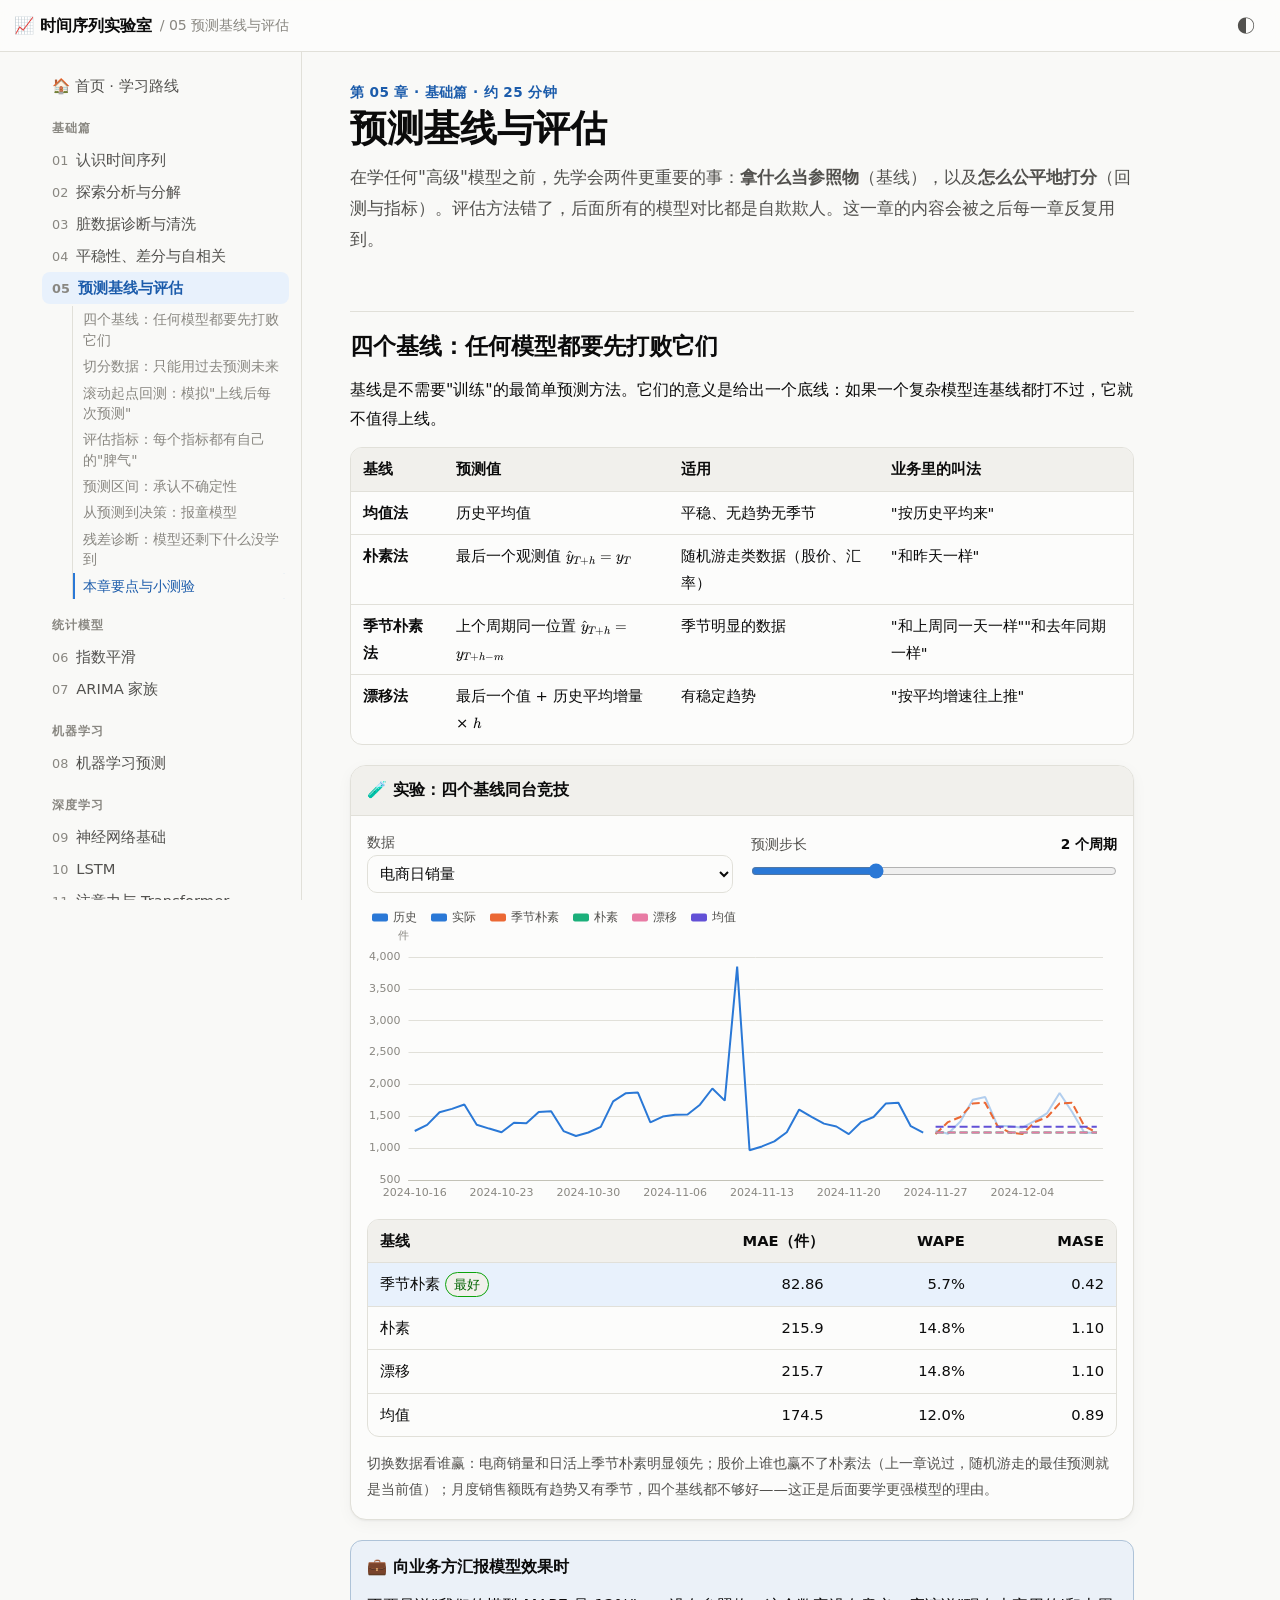
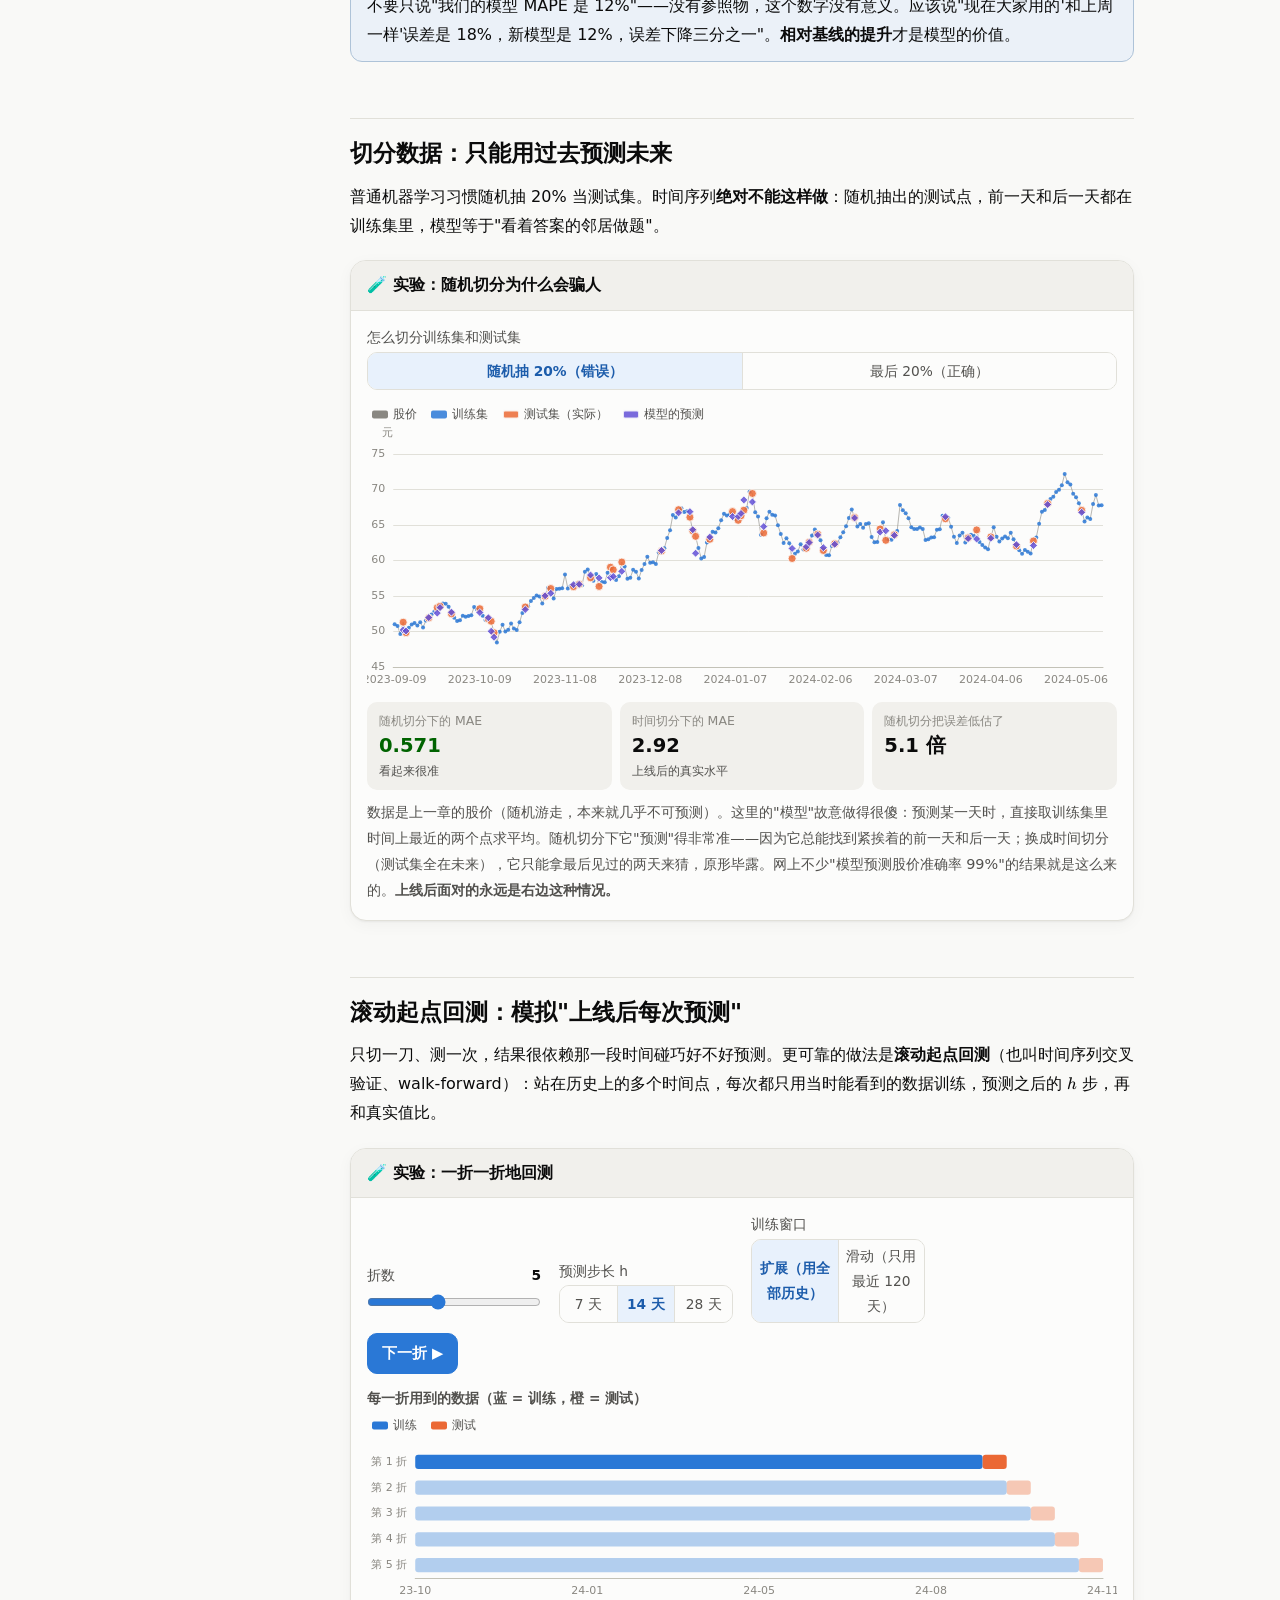
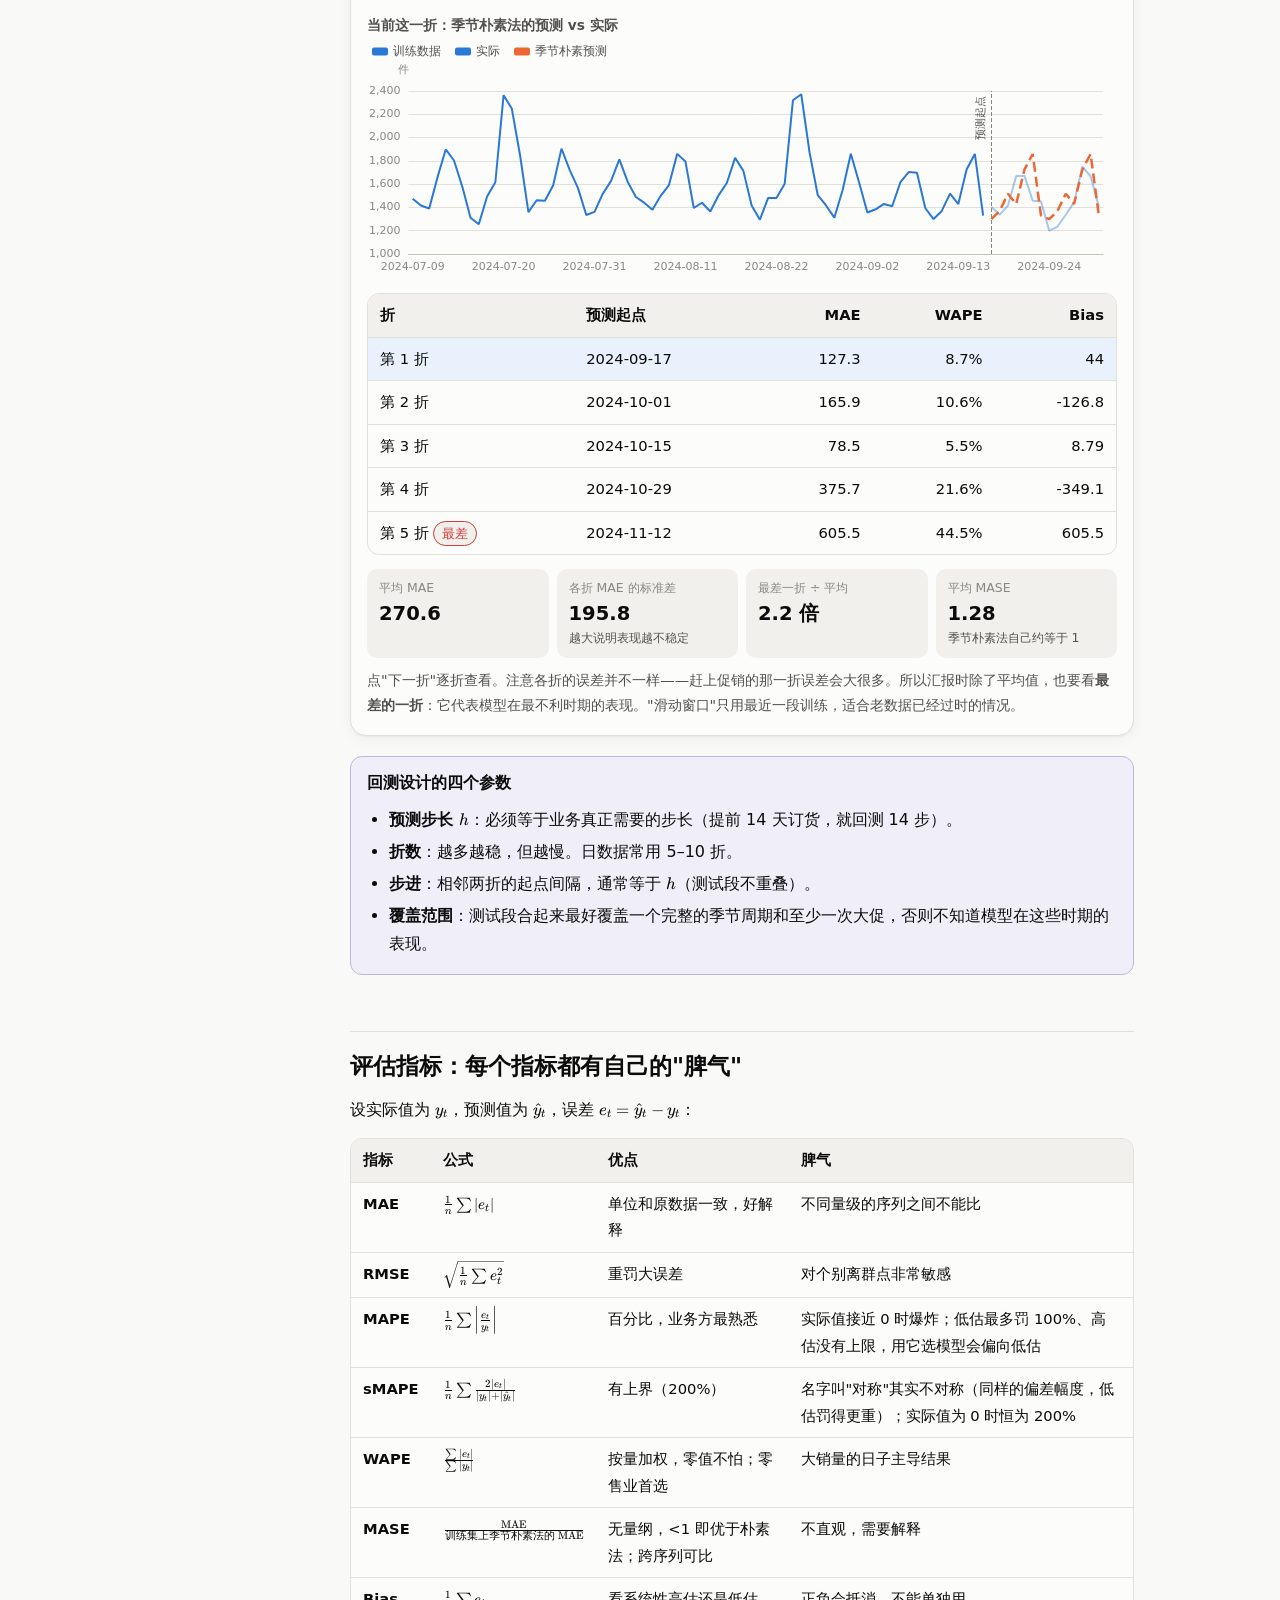
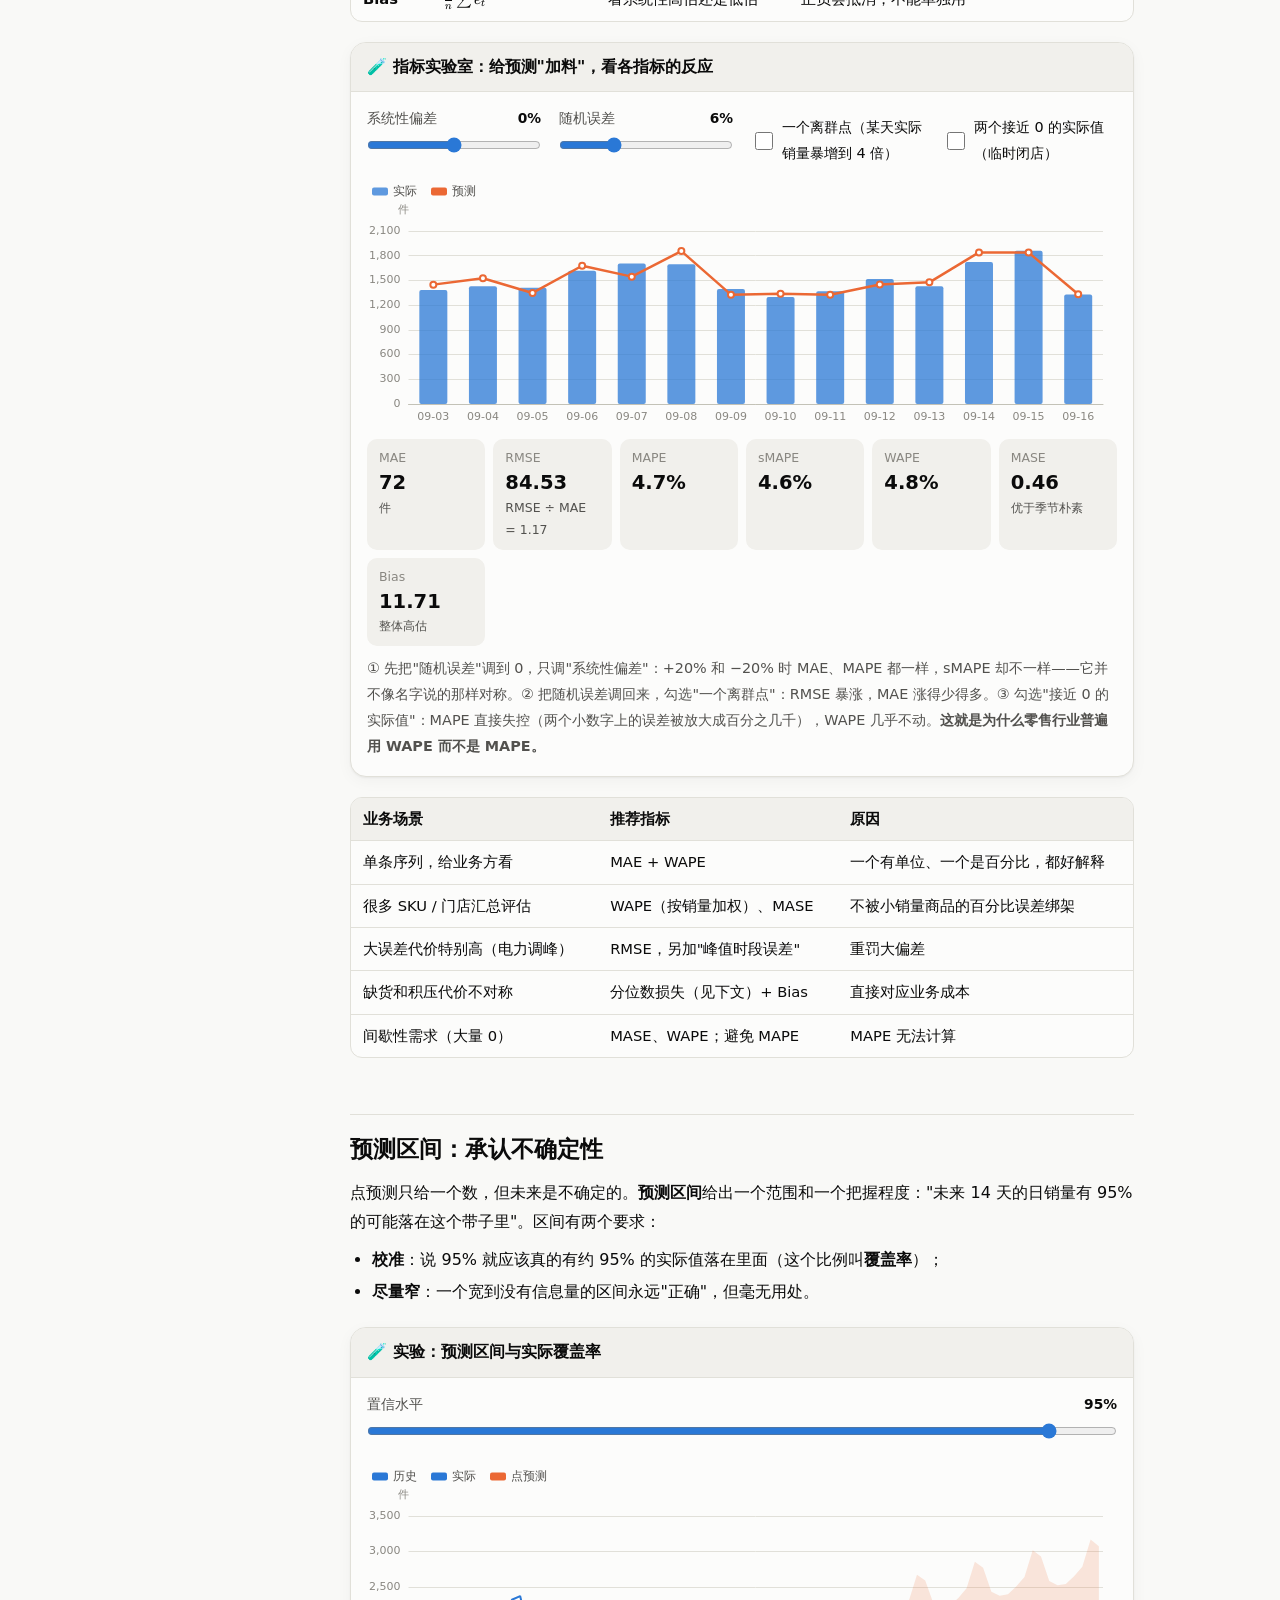
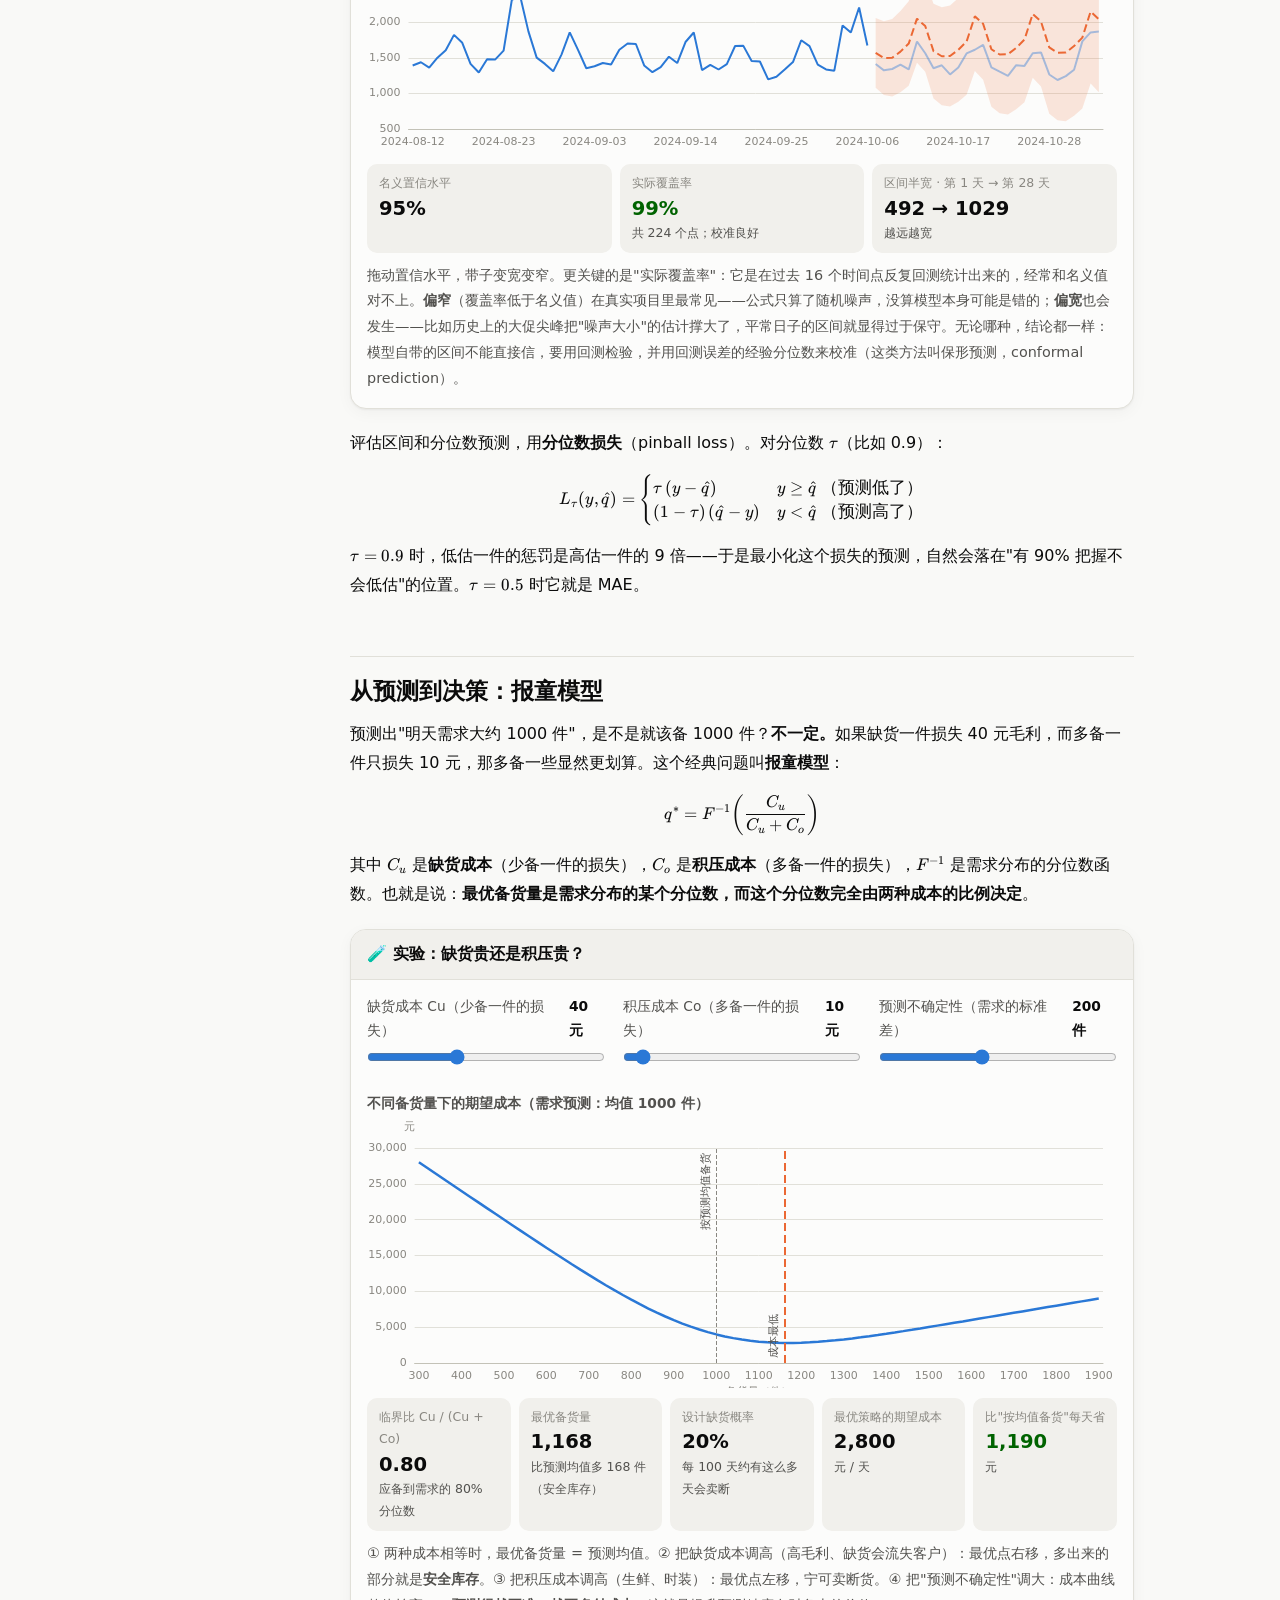
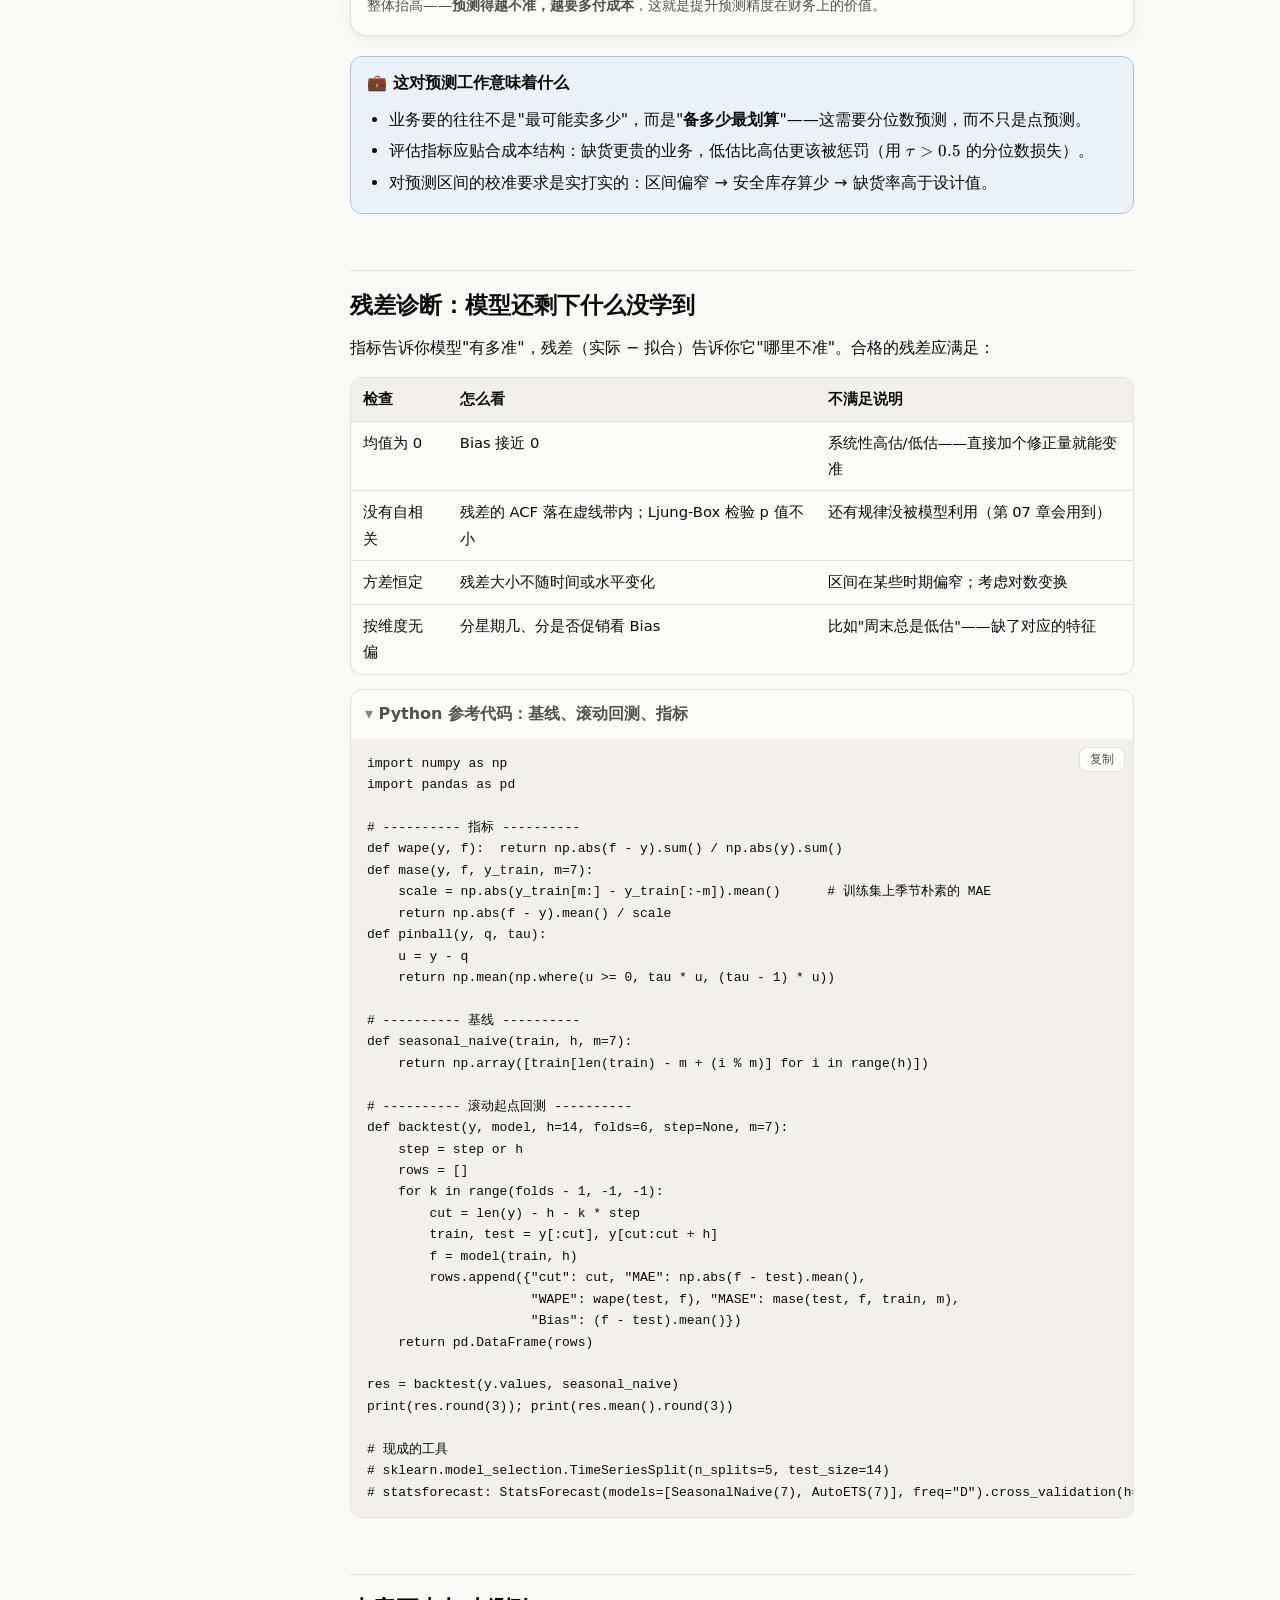
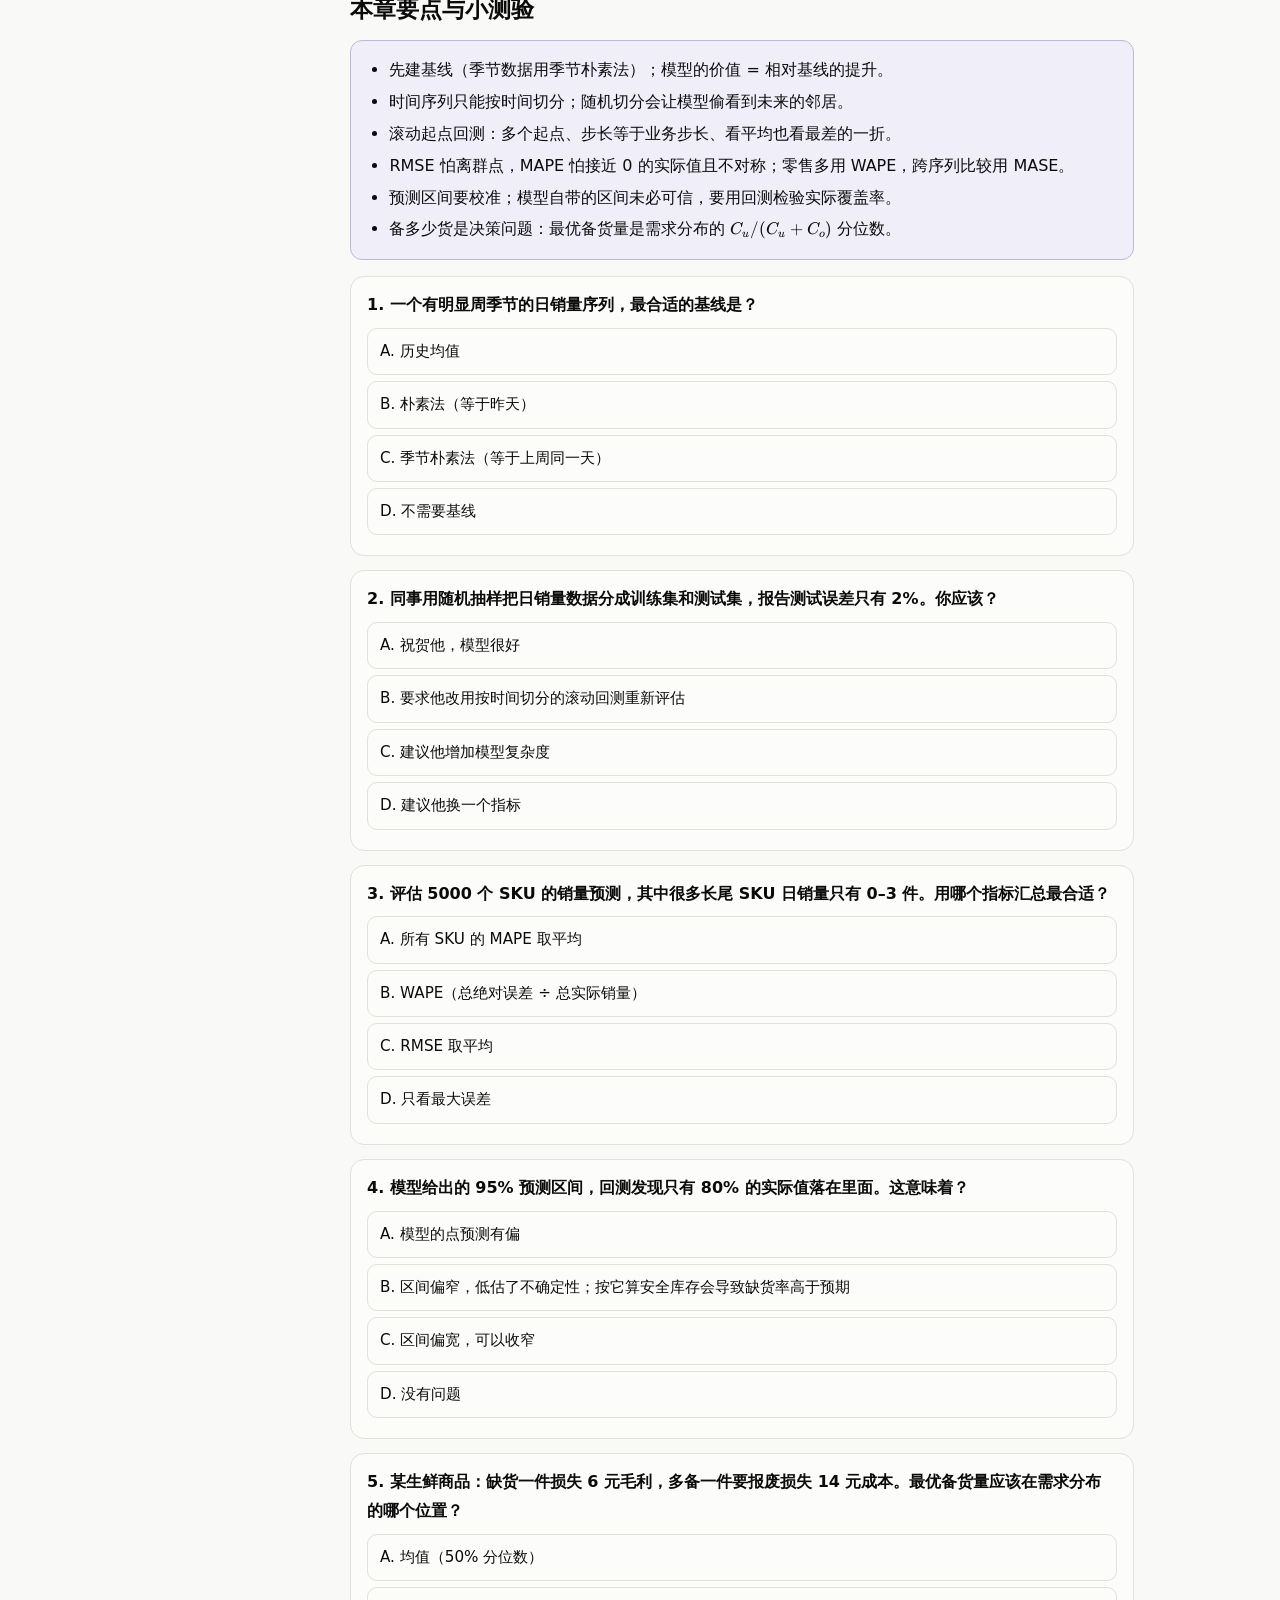
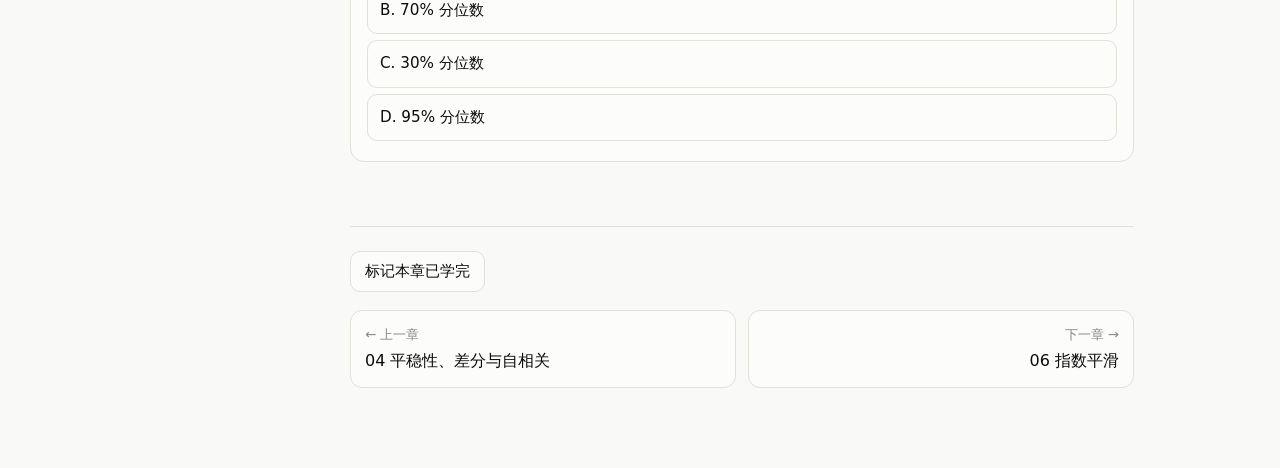
<file: chapters/05-evaluation.html>
<!doctype html>
<html lang="zh-CN">
<head>
<meta charset="utf-8">
<meta name="viewport" content="width=device-width,initial-scale=1">
<title>05 预测基线与评估 · 时间序列实验室</title>
<link rel="stylesheet" href="../assets/vendor/katex/katex.min.css">
<link rel="stylesheet" href="../assets/css/style.css">
<script>try{var t=localStorage.getItem('tsl-theme');if(t)document.documentElement.dataset.theme=t}catch(e){}</script>
</head>
<body data-ch="05">
<main>
<p class="lead">在学任何"高级"模型之前，先学会两件更重要的事：<strong>拿什么当参照物</strong>（基线），以及<strong>怎么公平地打分</strong>（回测与指标）。评估方法错了，后面所有的模型对比都是自欺欺人。这一章的内容会被之后每一章反复用到。</p>

<section id="baseline">
<h2>四个基线：任何模型都要先打败它们</h2>
<p>基线是不需要"训练"的最简单预测方法。它们的意义是给出一个底线：如果一个复杂模型连基线都打不过，它就不值得上线。</p>
<div class="tw"><table>
<thead><tr><th>基线</th><th>预测值</th><th>适用</th><th>业务里的叫法</th></tr></thead>
<tbody>
<tr><td><strong>均值法</strong></td><td>历史平均值</td><td>平稳、无趋势无季节</td><td>"按历史平均来"</td></tr>
<tr><td><strong>朴素法</strong></td><td>最后一个观测值 $\hat y_{T+h}=y_T$</td><td>随机游走类数据（股价、汇率）</td><td>"和昨天一样"</td></tr>
<tr><td><strong>季节朴素法</strong></td><td>上个周期同一位置 $\hat y_{T+h}=y_{T+h-m}$</td><td>季节明显的数据</td><td>"和上周同一天一样""和去年同期一样"</td></tr>
<tr><td><strong>漂移法</strong></td><td>最后一个值 + 历史平均增量 × $h$</td><td>有稳定趋势</td><td>"按平均增速往上推"</td></tr>
</tbody></table></div>
<div class="demo" id="base-demo">
  <div class="demo-title">🧪 实验：四个基线同台竞技</div>
  <div class="demo-body">
    <div class="ctl"></div>
    <div class="chart" data-h="300"></div>
    <div class="readout"></div>
    <p class="hint">切换数据看谁赢：电商销量和日活上季节朴素明显领先；股价上谁也赢不了朴素法（上一章说过，随机游走的最佳预测就是当前值）；月度销售额既有趋势又有季节，四个基线都不够好——这正是后面要学更强模型的理由。</p>
  </div>
</div>
<div class="callout biz">
  <div class="hd">💼 向业务方汇报模型效果时</div>
  <p>不要只说"我们的模型 MAPE 是 12%"——没有参照物，这个数字没有意义。应该说"现在大家用的'和上周一样'误差是 18%，新模型是 12%，误差下降三分之一"。<strong>相对基线的提升</strong>才是模型的价值。</p>
</div>
</section>

<section id="split">
<h2>切分数据：只能用过去预测未来</h2>
<p>普通机器学习习惯随机抽 20% 当测试集。时间序列<strong>绝对不能这样做</strong>：随机抽出的测试点，前一天和后一天都在训练集里，模型等于"看着答案的邻居做题"。</p>
<div class="demo" id="leak-demo">
  <div class="demo-title">🧪 实验：随机切分为什么会骗人</div>
  <div class="demo-body">
    <div class="ctl"></div>
    <div class="chart" data-h="290"></div>
    <div class="readout"></div>
    <p class="hint">数据是上一章的股价（随机游走，本来就几乎不可预测）。这里的"模型"故意做得很傻：预测某一天时，直接取训练集里时间上最近的两个点求平均。随机切分下它"预测"得非常准——因为它总能找到紧挨着的前一天和后一天；换成时间切分（测试集全在未来），它只能拿最后见过的两天来猜，原形毕露。网上不少"模型预测股价准确率 99%"的结果就是这么来的。<strong>上线后面对的永远是右边这种情况。</strong></p>
  </div>
</div>
</section>

<section id="backtest">
<h2>滚动起点回测：模拟"上线后每次预测"</h2>
<p>只切一刀、测一次，结果很依赖那一段时间碰巧好不好预测。更可靠的做法是<strong>滚动起点回测</strong>（也叫时间序列交叉验证、walk-forward）：站在历史上的多个时间点，每次都只用当时能看到的数据训练，预测之后的 $h$ 步，再和真实值比。</p>
<div class="demo" id="bt-demo">
  <div class="demo-title">🧪 实验：一折一折地回测</div>
  <div class="demo-body">
    <div class="ctl"></div>
    <div class="chart-cap">每一折用到的数据（蓝 = 训练，橙 = 测试）</div>
    <div class="chart" data-h="190"></div>
    <div class="chart-cap">当前这一折：季节朴素法的预测 vs 实际</div>
    <div class="chart" data-h="240"></div>
    <div class="readout"></div>
    <p class="hint">点"下一折"逐折查看。注意各折的误差并不一样——赶上促销的那一折误差会大很多。所以汇报时除了平均值，也要看<strong>最差的一折</strong>：它代表模型在最不利时期的表现。"滑动窗口"只用最近一段训练，适合老数据已经过时的情况。</p>
  </div>
</div>
<div class="callout key">
  <div class="hd">回测设计的四个参数</div>
  <ul>
    <li><strong>预测步长 $h$</strong>：必须等于业务真正需要的步长（提前 14 天订货，就回测 14 步）。</li>
    <li><strong>折数</strong>：越多越稳，但越慢。日数据常用 5–10 折。</li>
    <li><strong>步进</strong>：相邻两折的起点间隔，通常等于 $h$（测试段不重叠）。</li>
    <li><strong>覆盖范围</strong>：测试段合起来最好覆盖一个完整的季节周期和至少一次大促，否则不知道模型在这些时期的表现。</li>
  </ul>
</div>
</section>

<section id="metrics">
<h2>评估指标：每个指标都有自己的"脾气"</h2>
<p>设实际值为 $y_t$，预测值为 $\hat y_t$，误差 $e_t = \hat y_t - y_t$：</p>
<div class="tw"><table>
<thead><tr><th>指标</th><th>公式</th><th>优点</th><th>脾气</th></tr></thead>
<tbody>
<tr><td><strong>MAE</strong></td><td>$\frac1n\sum|e_t|$</td><td>单位和原数据一致，好解释</td><td>不同量级的序列之间不能比</td></tr>
<tr><td><strong>RMSE</strong></td><td>$\sqrt{\frac1n\sum e_t^2}$</td><td>重罚大误差</td><td>对个别离群点非常敏感</td></tr>
<tr><td><strong>MAPE</strong></td><td>$\frac1n\sum\left|\frac{e_t}{y_t}\right|$</td><td>百分比，业务方最熟悉</td><td>实际值接近 0 时爆炸；低估最多罚 100%、高估没有上限，用它选模型会偏向低估</td></tr>
<tr><td><strong>sMAPE</strong></td><td>$\frac1n\sum\frac{2|e_t|}{|y_t|+|\hat y_t|}$</td><td>有上界（200%）</td><td>名字叫"对称"其实不对称（同样的偏差幅度，低估罚得更重）；实际值为 0 时恒为 200%</td></tr>
<tr><td><strong>WAPE</strong></td><td>$\frac{\sum|e_t|}{\sum|y_t|}$</td><td>按量加权，零值不怕；零售业首选</td><td>大销量的日子主导结果</td></tr>
<tr><td><strong>MASE</strong></td><td>$\frac{\text{MAE}}{\text{训练集上季节朴素法的 MAE}}$</td><td>无量纲，&lt;1 即优于朴素法；跨序列可比</td><td>不直观，需要解释</td></tr>
<tr><td><strong>Bias</strong></td><td>$\frac1n\sum e_t$</td><td>看系统性高估还是低估</td><td>正负会抵消，不能单独用</td></tr>
</tbody></table></div>
<div class="demo" id="metric-demo">
  <div class="demo-title">🧪 指标实验室：给预测"加料"，看各指标的反应</div>
  <div class="demo-body">
    <div class="ctl"></div>
    <div class="chart" data-h="250"></div>
    <div class="readout"></div>
    <p class="hint">① 先把"随机误差"调到 0，只调"系统性偏差"：+20% 和 −20% 时 MAE、MAPE 都一样，sMAPE 却不一样——它并不像名字说的那样对称。② 把随机误差调回来，勾选"一个离群点"：RMSE 暴涨，MAE 涨得少得多。③ 勾选"接近 0 的实际值"：MAPE 直接失控（两个小数字上的误差被放大成百分之几千），WAPE 几乎不动。<strong>这就是为什么零售行业普遍用 WAPE 而不是 MAPE。</strong></p>
  </div>
</div>
<div class="tw"><table>
<thead><tr><th>业务场景</th><th>推荐指标</th><th>原因</th></tr></thead>
<tbody>
<tr><td>单条序列，给业务方看</td><td>MAE + WAPE</td><td>一个有单位、一个是百分比，都好解释</td></tr>
<tr><td>很多 SKU / 门店汇总评估</td><td>WAPE（按销量加权）、MASE</td><td>不被小销量商品的百分比误差绑架</td></tr>
<tr><td>大误差代价特别高（电力调峰）</td><td>RMSE，另加"峰值时段误差"</td><td>重罚大偏差</td></tr>
<tr><td>缺货和积压代价不对称</td><td>分位数损失（见下文）+ Bias</td><td>直接对应业务成本</td></tr>
<tr><td>间歇性需求（大量 0）</td><td>MASE、WAPE；避免 MAPE</td><td>MAPE 无法计算</td></tr>
</tbody></table></div>
</section>

<section id="interval">
<h2>预测区间：承认不确定性</h2>
<p>点预测只给一个数，但未来是不确定的。<strong>预测区间</strong>给出一个范围和一个把握程度："未来 14 天的日销量有 95% 的可能落在这个带子里"。区间有两个要求：</p>
<ul>
  <li><strong>校准</strong>：说 95% 就应该真的有约 95% 的实际值落在里面（这个比例叫<strong>覆盖率</strong>）；</li>
  <li><strong>尽量窄</strong>：一个宽到没有信息量的区间永远"正确"，但毫无用处。</li>
</ul>
<div class="demo" id="pi-demo">
  <div class="demo-title">🧪 实验：预测区间与实际覆盖率</div>
  <div class="demo-body">
    <div class="ctl"></div>
    <div class="chart" data-h="290"></div>
    <div class="readout"></div>
    <p class="hint">拖动置信水平，带子变宽变窄。更关键的是"实际覆盖率"：它是在过去 16 个时间点反复回测统计出来的，经常和名义值对不上。<strong>偏窄</strong>（覆盖率低于名义值）在真实项目里最常见——公式只算了随机噪声，没算模型本身可能是错的；<strong>偏宽</strong>也会发生——比如历史上的大促尖峰把"噪声大小"的估计撑大了，平常日子的区间就显得过于保守。无论哪种，结论都一样：模型自带的区间不能直接信，要用回测检验，并用回测误差的经验分位数来校准（这类方法叫保形预测，conformal prediction）。</p>
  </div>
</div>
<p>评估区间和分位数预测，用<strong>分位数损失</strong>（pinball loss）。对分位数 $\tau$（比如 0.9）：</p>
$$L_\tau(y,\hat q)=\begin{cases}\tau\,(y-\hat q) & y\ge \hat q\;\text{（预测低了）}\\ (1-\tau)\,(\hat q-y) & y<\hat q\;\text{（预测高了）}\end{cases}$$
<p>$\tau=0.9$ 时，低估一件的惩罚是高估一件的 9 倍——于是最小化这个损失的预测，自然会落在"有 90% 把握不会低估"的位置。$\tau=0.5$ 时它就是 MAE。</p>
</section>

<section id="newsvendor">
<h2>从预测到决策：报童模型</h2>
<p>预测出"明天需求大约 1000 件"，是不是就该备 1000 件？<strong>不一定。</strong>如果缺货一件损失 40 元毛利，而多备一件只损失 10 元，那多备一些显然更划算。这个经典问题叫<strong>报童模型</strong>：</p>
$$q^* = F^{-1}\!\left(\frac{C_u}{C_u + C_o}\right)$$
<p>其中 $C_u$ 是<strong>缺货成本</strong>（少备一件的损失），$C_o$ 是<strong>积压成本</strong>（多备一件的损失），$F^{-1}$ 是需求分布的分位数函数。也就是说：<strong>最优备货量是需求分布的某个分位数，而这个分位数完全由两种成本的比例决定</strong>。</p>
<div class="demo" id="nv-demo">
  <div class="demo-title">🧪 实验：缺货贵还是积压贵？</div>
  <div class="demo-body">
    <div class="ctl"></div>
    <div class="chart-cap">不同备货量下的期望成本（需求预测：均值 1000 件）</div>
    <div class="chart" data-h="270"></div>
    <div class="readout"></div>
    <p class="hint">① 两种成本相等时，最优备货量 = 预测均值。② 把缺货成本调高（高毛利、缺货会流失客户）：最优点右移，多出来的部分就是<strong>安全库存</strong>。③ 把积压成本调高（生鲜、时装）：最优点左移，宁可卖断货。④ 把"预测不确定性"调大：成本曲线整体抬高——<strong>预测得越不准，越要多付成本</strong>，这就是提升预测精度在财务上的价值。</p>
  </div>
</div>
<div class="callout biz">
  <div class="hd">💼 这对预测工作意味着什么</div>
  <ul>
    <li>业务要的往往不是"最可能卖多少"，而是"<strong>备多少最划算</strong>"——这需要分位数预测，而不只是点预测。</li>
    <li>评估指标应贴合成本结构：缺货更贵的业务，低估比高估更该被惩罚（用 $\tau &gt; 0.5$ 的分位数损失）。</li>
    <li>对预测区间的校准要求是实打实的：区间偏窄 → 安全库存算少 → 缺货率高于设计值。</li>
  </ul>
</div>
</section>

<section id="resid">
<h2>残差诊断：模型还剩下什么没学到</h2>
<p>指标告诉你模型"有多准"，残差（实际 − 拟合）告诉你它"哪里不准"。合格的残差应满足：</p>
<div class="tw"><table>
<thead><tr><th>检查</th><th>怎么看</th><th>不满足说明</th></tr></thead>
<tbody>
<tr><td>均值为 0</td><td>Bias 接近 0</td><td>系统性高估/低估——直接加个修正量就能变准</td></tr>
<tr><td>没有自相关</td><td>残差的 ACF 落在虚线带内；Ljung-Box 检验 p 值不小</td><td>还有规律没被模型利用（第 07 章会用到）</td></tr>
<tr><td>方差恒定</td><td>残差大小不随时间或水平变化</td><td>区间在某些时期偏窄；考虑对数变换</td></tr>
<tr><td>按维度无偏</td><td>分星期几、分是否促销看 Bias</td><td>比如"周末总是低估"——缺了对应的特征</td></tr>
</tbody></table></div>
<details class="code" open><summary>Python 参考代码：基线、滚动回测、指标</summary>
<pre><code>import numpy as np
import pandas as pd

# ---------- 指标 ----------
def wape(y, f):  return np.abs(f - y).sum() / np.abs(y).sum()
def mase(y, f, y_train, m=7):
    scale = np.abs(y_train[m:] - y_train[:-m]).mean()      # 训练集上季节朴素的 MAE
    return np.abs(f - y).mean() / scale
def pinball(y, q, tau):
    u = y - q
    return np.mean(np.where(u &gt;= 0, tau * u, (tau - 1) * u))

# ---------- 基线 ----------
def seasonal_naive(train, h, m=7):
    return np.array([train[len(train) - m + (i % m)] for i in range(h)])

# ---------- 滚动起点回测 ----------
def backtest(y, model, h=14, folds=6, step=None, m=7):
    step = step or h
    rows = []
    for k in range(folds - 1, -1, -1):
        cut = len(y) - h - k * step
        train, test = y[:cut], y[cut:cut + h]
        f = model(train, h)
        rows.append({"cut": cut, "MAE": np.abs(f - test).mean(),
                     "WAPE": wape(test, f), "MASE": mase(test, f, train, m),
                     "Bias": (f - test).mean()})
    return pd.DataFrame(rows)

res = backtest(y.values, seasonal_naive)
print(res.round(3)); print(res.mean().round(3))

# 现成的工具
# sklearn.model_selection.TimeSeriesSplit(n_splits=5, test_size=14)
# statsforecast: StatsForecast(models=[SeasonalNaive(7), AutoETS(7)], freq="D").cross_validation(h=14, n_windows=6)</code></pre></details>
</section>

<section id="summary">
<h2>本章要点与小测验</h2>
<div class="callout key">
<ul>
  <li>先建基线（季节数据用季节朴素法）；模型的价值 = 相对基线的提升。</li>
  <li>时间序列只能按时间切分；随机切分会让模型偷看到未来的邻居。</li>
  <li>滚动起点回测：多个起点、步长等于业务步长、看平均也看最差的一折。</li>
  <li>RMSE 怕离群点，MAPE 怕接近 0 的实际值且不对称；零售多用 WAPE，跨序列比较用 MASE。</li>
  <li>预测区间要校准；模型自带的区间未必可信，要用回测检验实际覆盖率。</li>
  <li>备多少货是决策问题：最优备货量是需求分布的 $C_u/(C_u+C_o)$ 分位数。</li>
</ul>
</div>
<div id="quiz"></div>
</section>
</main>

<script src="../assets/vendor/echarts.min.js"></script>
<script src="../assets/vendor/katex/katex.min.js"></script>
<script src="../assets/vendor/katex/auto-render.min.js"></script>
<script src="../assets/js/tslib.js"></script>
<script src="../assets/js/site.js"></script>
<script>
const { S } = Site;

/* ---------- 四个基线 ---------- */
const BASES = [['snaive', '季节朴素', 1], ['naive', '朴素', 2], ['drift', '漂移', 4], ['mean', '均值', 6]];
Site.demo('base-demo', {
  controls: [
    { k: 'ds', label: '数据', type: 'select', options: [['retail', '电商日销量'], ['dau', 'App 日活'], ['monthly', '月度销售额'], ['stock', '股价']] },
    { k: 'h', label: '预测步长', min: 1, max: 4, step: 1, value: 2, fmt: v => v + ' 个周期' },
  ],
  render(s, d) {
    const ds = TS.data[s.ds](), m = ds.period, h = s.h * m, cut = ds.y.length - h - (s.ds === 'retail' ? 21 : 0); // 销量避开年底几天
    const train = ds.y.slice(0, cut), actual = ds.y.slice(cut, cut + h), show = Math.min(cut, 6 * m), pad = new Array(show).fill(null);
    const fc = { snaive: TS.fc.snaive(train, h, m), naive: TS.fc.naive(train, h), drift: TS.fc.drift(train, h), mean: TS.fc.mean(train, h) };
    const series = [S.line('历史', train.slice(-show).concat(new Array(h).fill(null)), { c: 0 }), S.line('实际', pad.concat(actual), { c: 0, op: 0.35 })];
    BASES.forEach(b => series.push(S.line(b[1], pad.concat(fc[b[0]]), { c: b[2], dash: true })));
    d.chart(0, { xAxis: { data: ds.dates.slice(cut - show, cut + h) }, yAxis: { name: ds.unit }, series });
    const rows = BASES.map(b => { const mt = TS.metrics(actual, fc[b[0]], { train, m }); return [b[1], mt.mae, Site.pct(mt.wape), mt.mase.toFixed(2)]; });
    const best = rows.reduce((bi, r, i) => (r[1] < rows[bi][1] ? i : bi), 0);
    rows[best][0] += ' <span class="tag good">最好</span>';
    d.out(Site.table(['基线', 'MAE（' + ds.unit + '）', 'WAPE', 'MASE'], rows, { num: [1, 2, 3], hl: best }));
  },
});

/* ---------- 随机切分 vs 时间切分 ---------- */
Site.demo('leak-demo', {
  controls: [{ k: 'split', label: '怎么切分训练集和测试集', type: 'seg', options: [['random', '随机抽 20%（错误）'], ['time', '最后 20%（正确）']] }],
  render(s, d) {
    const ds = TS.data.stock(), a = 250, n = 250, y = ds.y.slice(a, a + n), x = ds.dates.slice(a, a + n), p = Site.pal();
    const evalSplit = isTest => { // "最近邻"模型：取训练集里时间上最近的两个点求平均
      const tr = [], te = [], pr = []; let err = 0, c = 0;
      for (let i = 0; i < n; i++) (isTest(i) ? te : tr).push(i);
      te.forEach(i => { const near = tr.slice().sort((u, v) => Math.abs(u - i) - Math.abs(v - i)).slice(0, 2), f = (y[near[0]] + y[near[1]]) / 2; pr.push([i, +f.toFixed(2)]); err += Math.abs(f - y[i]); c++; });
      return { tr, te, pr, mae: err / c };
    };
    const r = TS.rng(77), pick = new Set(); while (pick.size < n * 0.2) pick.add(r.int(2, n - 3));
    const R = evalSplit(i => pick.has(i)), T = evalSplit(i => i >= n * 0.8), cur = s.split === 'random' ? R : T;
    d.chart(0, {
      xAxis: { data: x }, yAxis: { name: '元' },
      series: [S.line('股价', y, { c: p.muted, w: 1, op: 0.6 }), S.scatter('训练集', cur.tr.map(i => [i, y[i]]), { c: 0, size: 4, ring: false }),
        S.scatter('测试集（实际）', cur.te.map(i => [i, y[i]]), { c: 1, size: 8 }), S.scatter('模型的预测', cur.pr, { c: 6, size: 8, x: { symbol: 'diamond' } })],
    });
    d.out(Site.tiles([
      ['随机切分下的 MAE', R.mae, '看起来很准', s.split === 'random' ? 'good' : ''],
      ['时间切分下的 MAE', T.mae, '上线后的真实水平', s.split === 'time' ? 'bad' : ''],
      ['随机切分把误差低估了', (T.mae / R.mae).toFixed(1) + ' 倍'],
    ]));
  },
});

/* ---------- 滚动回测 ---------- */
Site.demo('bt-demo', {
  controls: [
    { k: 'folds', label: '折数', min: 3, max: 8, step: 1, value: 5 },
    { k: 'h', label: '预测步长 h', type: 'seg', options: [[7, '7 天'], [14, '14 天'], [28, '28 天']], value: 14 },
    { k: 'win', label: '训练窗口', type: 'seg', options: [['expand', '扩展（用全部历史）'], ['slide', '滑动（只用最近 120 天）']] },
    { act: 'next', label: '下一折 ▶', primary: true, run: s => { s.cur = ((s.cur || 0) + 1) % s.folds; } },
  ],
  render(s, d) {
    const ds = TS.data.retail(), n0 = 1060, a0 = n0 - 400, y = ds.y.slice(a0, n0), dates = ds.dates.slice(a0, n0), n = y.length, p = Site.pal();
    const bt = TS.backtest(y, (tr, h) => TS.fc.snaive(tr, h, 7), { h: s.h, folds: s.folds, m: 7, window: s.win === 'slide' ? 120 : 0 });
    const F = bt.folds, cur = Math.min(s.cur || 0, F.length - 1), op = i => (i === cur ? 1 : 0.35);
    const st = F.map(f => (s.win === 'slide' ? Math.max(0, f.cut - 120) : 0));
    d.chart(0, {
      xAxis: { type: 'value', min: 0, max: n, axisLabel: { formatter: v => dates[Math.min(n - 1, v)] ? dates[Math.min(n - 1, v)].slice(2, 7) : '' }, splitLine: { show: false } },
      yAxis: { type: 'category', data: F.map((_, i) => '第 ' + (i + 1) + ' 折'), inverse: true, splitLine: { show: false } }, tooltip: false,
      series: [
        { type: 'bar', stack: 'a', name: '_skip', data: st, itemStyle: { color: 'transparent' }, silent: true },
        { type: 'bar', stack: 'a', name: '训练', data: F.map((f, i) => ({ value: f.cut - st[i], itemStyle: { color: p.s[0], opacity: op(i), borderRadius: 3 } })), barWidth: '55%', itemStyle: { color: p.s[0] } },
        { type: 'bar', stack: 'a', name: '测试', data: F.map((f, i) => ({ value: s.h, itemStyle: { color: p.s[1], opacity: op(i), borderRadius: 3 } })), itemStyle: { color: p.s[1] } },
      ],
    });
    const f = F[cur], v0 = Math.max(0, f.cut - 70), pad = new Array(f.cut - v0).fill(null);
    const main = S.line('训练数据', y.slice(v0, f.cut).concat(new Array(s.h).fill(null)), { c: 0 });
    main.markLine = S.vline(dates[f.cut], { label: '预测起点' });
    d.chart(1, { xAxis: { data: dates.slice(v0, f.cut + s.h) }, yAxis: { name: '件' },
      series: [main, S.line('实际', pad.concat(f.actual), { c: 0, op: 0.4 }), S.line('季节朴素预测', pad.concat(f.pred), { c: 1, dash: true, w: 2.5 })] });
    const maes = F.map(q => q.metrics.mae), worst = maes.indexOf(Math.max(...maes));
    d.out(Site.table(['折', '预测起点', 'MAE', 'WAPE', 'Bias'], F.map((q, i) => ['第 ' + (i + 1) + ' 折' + (i === worst ? ' <span class="tag bad">最差</span>' : ''), dates[q.cut], q.metrics.mae, Site.pct(q.metrics.wape), q.metrics.bias]), { num: [2, 3, 4], hl: cur }) +
      Site.tiles([['平均 MAE', bt.avg.mae], ['各折 MAE 的标准差', TS.std(maes), '越大说明表现越不稳定'], ['最差一折 ÷ 平均', (Math.max(...maes) / bt.avg.mae).toFixed(1) + ' 倍'], ['平均 MASE', bt.avg.mase.toFixed(2), '季节朴素法自己约等于 1']]));
  },
});

/* ---------- 指标实验室 ---------- */
Site.demo('metric-demo', {
  controls: [
    { k: 'bias', label: '系统性偏差', min: -30, max: 30, step: 5, value: 0, fmt: v => (v > 0 ? '+' : '') + v + '%' },
    { k: 'noise', label: '随机误差', min: 0, max: 20, step: 2, value: 6, fmt: v => v + '%' },
    { k: 'outlier', label: '一个离群点（某天实际销量暴增到 4 倍）', type: 'check', value: false },
    { k: 'zeros', label: '两个接近 0 的实际值（临时闭店）', type: 'check', value: false },
  ],
  render(s, d) {
    const ds = TS.data.retail(), a = 976, n = 14, r = TS.rng(3), base = ds.y.slice(a, a + n), train = ds.y.slice(a - 70, a);
    const f = base.map(v => Math.round(v * (1 + s.bias / 100) + v * s.noise / 100 * r.n())), y = base.slice();
    if (s.outlier) y[8] = y[8] * 4;
    if (s.zeros) { y[3] = 6; y[11] = 14; }
    d.chart(0, { xAxis: { data: ds.dates.slice(a, a + n).map(v => v.slice(5)) }, yAxis: { name: '件', scale: false }, series: [S.bar('实际', y, { c: 0, op: 0.75 }), S.line('预测', f, { c: 1, sym: true, w: 2.5 })] });
    const m = TS.metrics(y, f, { train, m: 7 });
    d.out(Site.tiles([
      ['MAE', m.mae, '件'], ['RMSE', m.rmse, 'RMSE ÷ MAE = ' + (m.rmse / m.mae).toFixed(2), m.rmse / m.mae > 2 ? 'bad' : ''],
      ['MAPE', Site.pct(m.mape), m.mape > 1 ? '失控了' : '', m.mape > 1 ? 'bad' : ''], ['sMAPE', Site.pct(m.smape)],
      ['WAPE', Site.pct(m.wape), '', m.mape > 1 ? 'good' : ''], ['MASE', m.mase.toFixed(2), m.mase < 1 ? '优于季节朴素' : '不如季节朴素'], ['Bias', m.bias, m.bias > 0 ? '整体高估' : '整体低估'],
    ]));
  },
});

/* ---------- 预测区间 ---------- */
Site.demo('pi-demo', {
  controls: [{ k: 'lvl', label: '置信水平', min: 50, max: 99, step: 1, value: 95, fmt: v => v + '%' }],
  setup(s) { // 在过去 16 个时间点各预测 14 天，记录"标准化误差"，用于统计任意置信水平下的实际覆盖率
    const ds = TS.data.retail(), z = [];
    for (let k = 0; k < 16; k++) {
      const cut = 1080 - 14 * (k + 1), fit = TS.etsFit(ds.y.slice(cut - 365, cut), { trend: true, seasonal: 'mul', m: 7 }), fc = fit.forecast(14);
      for (let i = 0; i < 14; i++) z.push((ds.y[cut + i] - fc.mean[i]) / fc.se[i]);
      if (k === 4) s.show = { cut, fit };
    }
    s.z = z;
  },
  render(s, d) {
    const ds = TS.data.retail(), { cut, fit } = s.show, h = 28, fc = fit.forecast(h, s.lvl / 100), v0 = cut - 56, pad = new Array(56).fill(null);
    d.chart(0, { xAxis: { data: ds.dates.slice(v0, cut + h) }, yAxis: { name: '件' },
      series: [S.line('历史', ds.y.slice(v0, cut).concat(new Array(h).fill(null)), { c: 0 }), S.line('实际', pad.concat(ds.y.slice(cut, cut + h)), { c: 0, op: 0.4 }),
        S.line('点预测', pad.concat(fc.mean), { c: 1, dash: true }), ...S.band(pad.concat(fc.lo), pad.concat(fc.hi), { c: 1 })] });
    const zq = TS.normInv(0.5 + s.lvl / 200), cov = s.z.filter(v => Math.abs(v) <= zq).length / s.z.length;
    d.out(Site.tiles([
      ['名义置信水平', s.lvl + '%'], ['实际覆盖率', Site.pct(cov, 0), `共 ${s.z.length} 个点；` + (cov < s.lvl / 100 - 0.05 ? '区间偏窄' : cov > s.lvl / 100 + 0.05 ? '区间偏宽' : '校准良好'), Math.abs(cov - s.lvl / 100) > 0.05 ? 'bad' : 'good'],
      ['区间半宽 · 第 1 天 → 第 28 天', Math.round(zq * fc.se[0]) + ' → ' + Math.round(zq * fc.se[h - 1]), '越远越宽'],
    ]));
  },
});

/* ---------- 报童模型 ---------- */
Site.demo('nv-demo', {
  controls: [
    { k: 'cu', label: '缺货成本 Cu（少备一件的损失）', min: 5, max: 100, step: 5, value: 40, fmt: v => v + ' 元' },
    { k: 'co', label: '积压成本 Co（多备一件的损失）', min: 5, max: 100, step: 5, value: 10, fmt: v => v + ' 元' },
    { k: 'sd', label: '预测不确定性（需求的标准差）', min: 50, max: 400, step: 25, value: 200, fmt: v => v + ' 件' },
  ],
  render(s, d) {
    const mu = 1000, sd = s.sd, phi = z => Math.exp(-z * z / 2) / Math.sqrt(2 * Math.PI), p = Site.pal();
    const cost = q => { const z = (q - mu) / sd, P = TS.normCdf(z); return sd * (s.co * (phi(z) + z * P) + s.cu * (phi(z) - z * (1 - P))); };
    const ratio = s.cu / (s.cu + s.co), qs = Math.round(mu + TS.normInv(ratio) * sd), xs = [];
    for (let q = 300; q <= 1900; q += 20) xs.push(q);
    const ser = S.line('期望成本', xs.map(q => Math.round(cost(q))), { c: 0, w: 2.5 });
    ser.markLine = { symbol: 'none', silent: true, label: { color: p.ink2, fontSize: 11 }, data: [
      { xAxis: (1000 - 300) / 20, lineStyle: { color: p.muted, type: 'dashed' }, label: { formatter: '按预测均值备货', position: 'insideEndTop' } },
      { xAxis: Math.round((Math.min(1900, Math.max(300, qs)) - 300) / 20), lineStyle: { color: p.s[1], width: 2 }, label: { formatter: '成本最低', position: 'insideStartTop' } }] };
    d.chart(0, { xAxis: { data: xs, name: '备货量（件）', nameLocation: 'middle', nameGap: 24 }, yAxis: { name: '元', scale: false }, legend: false, series: [ser] });
    const save = cost(mu) - cost(qs);
    d.out(Site.tiles([
      ['临界比 Cu / (Cu + Co)', ratio.toFixed(2), `应备到需求的 ${Math.round(ratio * 100)}% 分位数`],
      ['最优备货量', qs, qs >= mu ? '比预测均值多 ' + (qs - mu) + ' 件（安全库存）' : '比预测均值少 ' + (mu - qs) + ' 件'],
      ['设计缺货概率', Site.pct(1 - ratio, 0), '每 100 天约有这么多天会卖断'],
      ['最优策略的期望成本', Math.round(cost(qs)), '元 / 天'],
      ['比"按均值备货"每天省', Math.round(save), '元', save > 1 ? 'good' : ''],
    ]));
  },
});

Site.quiz('quiz', [
  { q: '一个有明显周季节的日销量序列，最合适的基线是？', opts: ['历史均值', '朴素法（等于昨天）', '季节朴素法（等于上周同一天）', '不需要基线'], ans: 2, why: '季节朴素法直接利用了最主要的规律（周内节奏），是季节数据的标准基线。' },
  { q: '同事用随机抽样把日销量数据分成训练集和测试集，报告测试误差只有 2%。你应该？', opts: ['祝贺他，模型很好', '要求他改用按时间切分的滚动回测重新评估', '建议他增加模型复杂度', '建议他换一个指标'], ans: 1, why: '随机切分下，测试点的前后邻居都在训练集里，模型等于偷看了未来，误差被严重低估。' },
  { q: '评估 5000 个 SKU 的销量预测，其中很多长尾 SKU 日销量只有 0–3 件。用哪个指标汇总最合适？', opts: ['所有 SKU 的 MAPE 取平均', 'WAPE（总绝对误差 ÷ 总实际销量）', 'RMSE 取平均', '只看最大误差'], ans: 1, why: '实际值为 0 或很小时 MAPE 无法计算或被放大到几百上千。WAPE 按量加权，不受小销量商品的百分比误差绑架。' },
  { q: '模型给出的 95% 预测区间，回测发现只有 80% 的实际值落在里面。这意味着？', opts: ['模型的点预测有偏', '区间偏窄，低估了不确定性；按它算安全库存会导致缺货率高于预期', '区间偏宽，可以收窄', '没有问题'], ans: 1, why: '覆盖率低于名义水平 = 区间偏窄。常见原因是公式只算了噪声，没算事件和模型自身的误差。可以用回测误差的经验分位数修正。' },
  { q: '某生鲜商品：缺货一件损失 6 元毛利，多备一件要报废损失 14 元成本。最优备货量应该在需求分布的哪个位置？', opts: ['均值（50% 分位数）', '70% 分位数', '30% 分位数', '95% 分位数'], ans: 2, why: '临界比 = Cu/(Cu+Co) = 6/(6+14) = 0.3。积压比缺货贵，所以应该备得比预测中位数少，宁可偶尔卖断。' },
]);
</script>
</body>
</html>
</file>
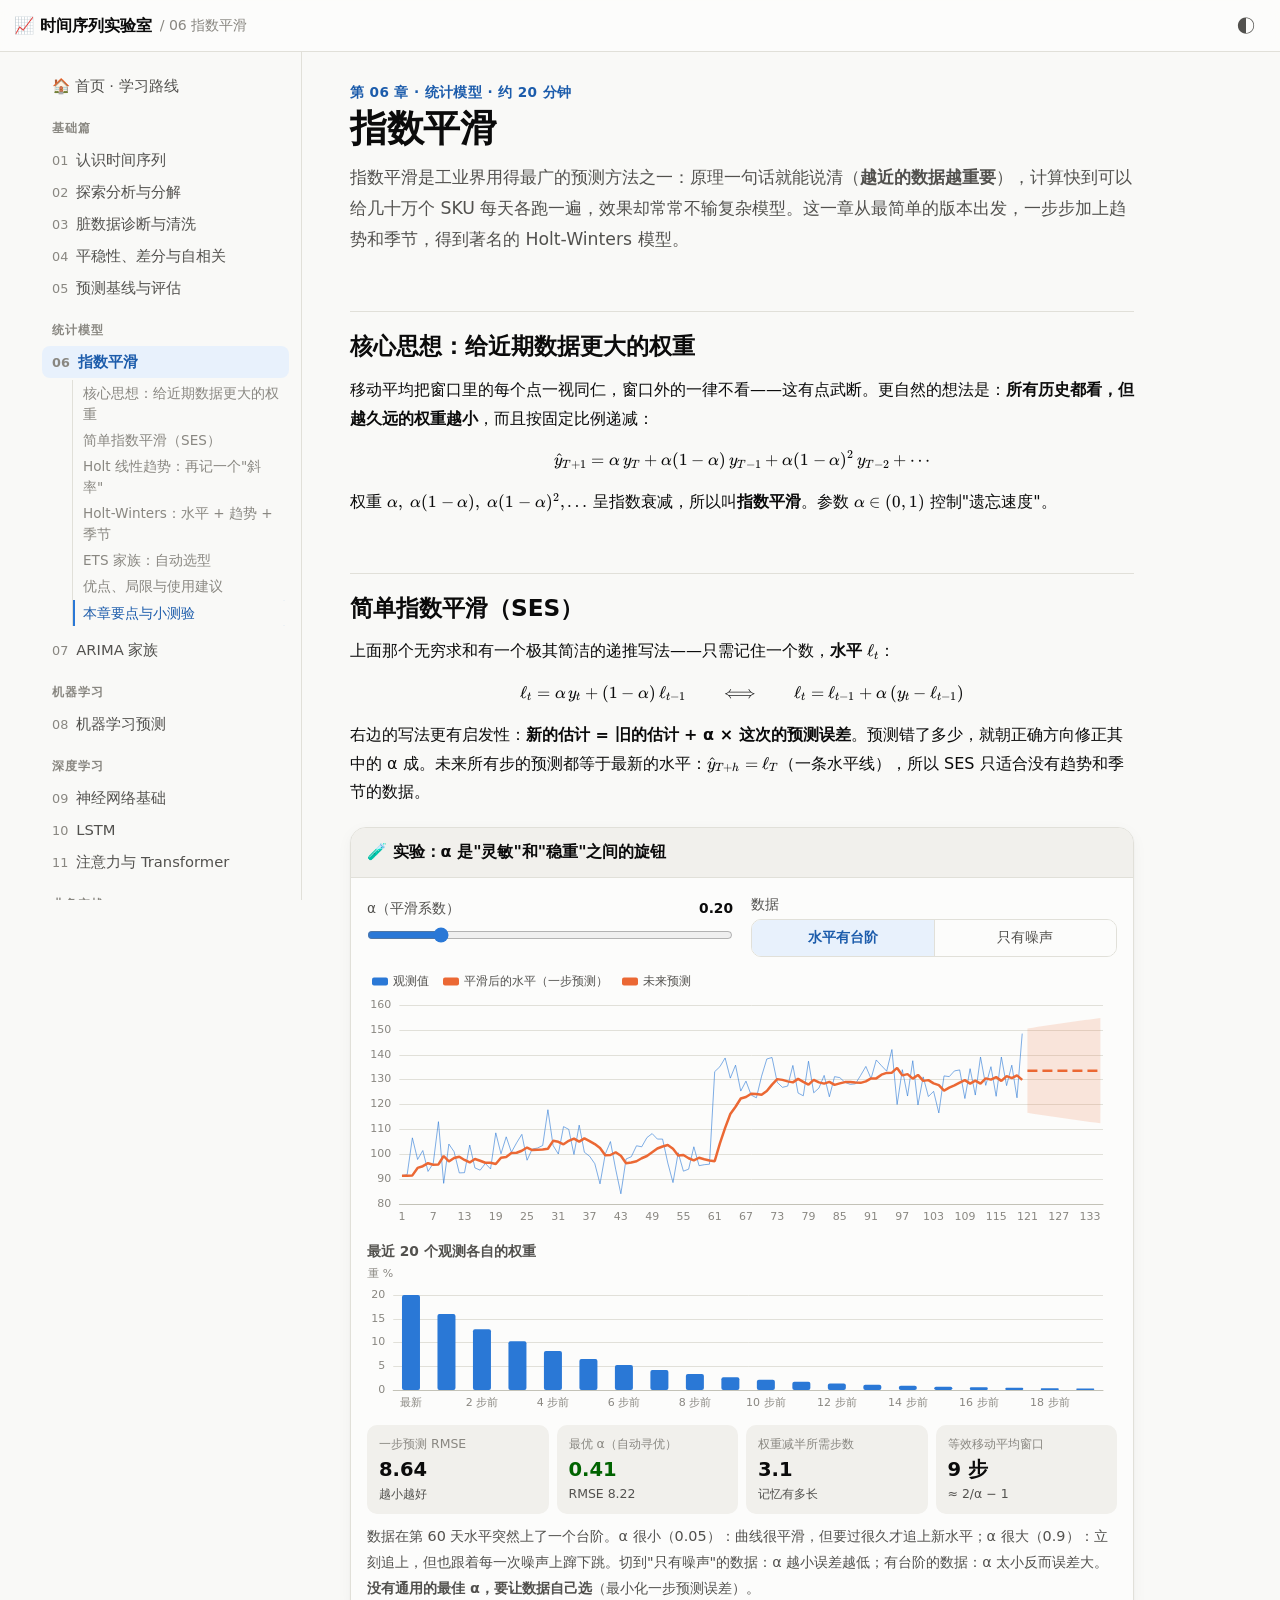
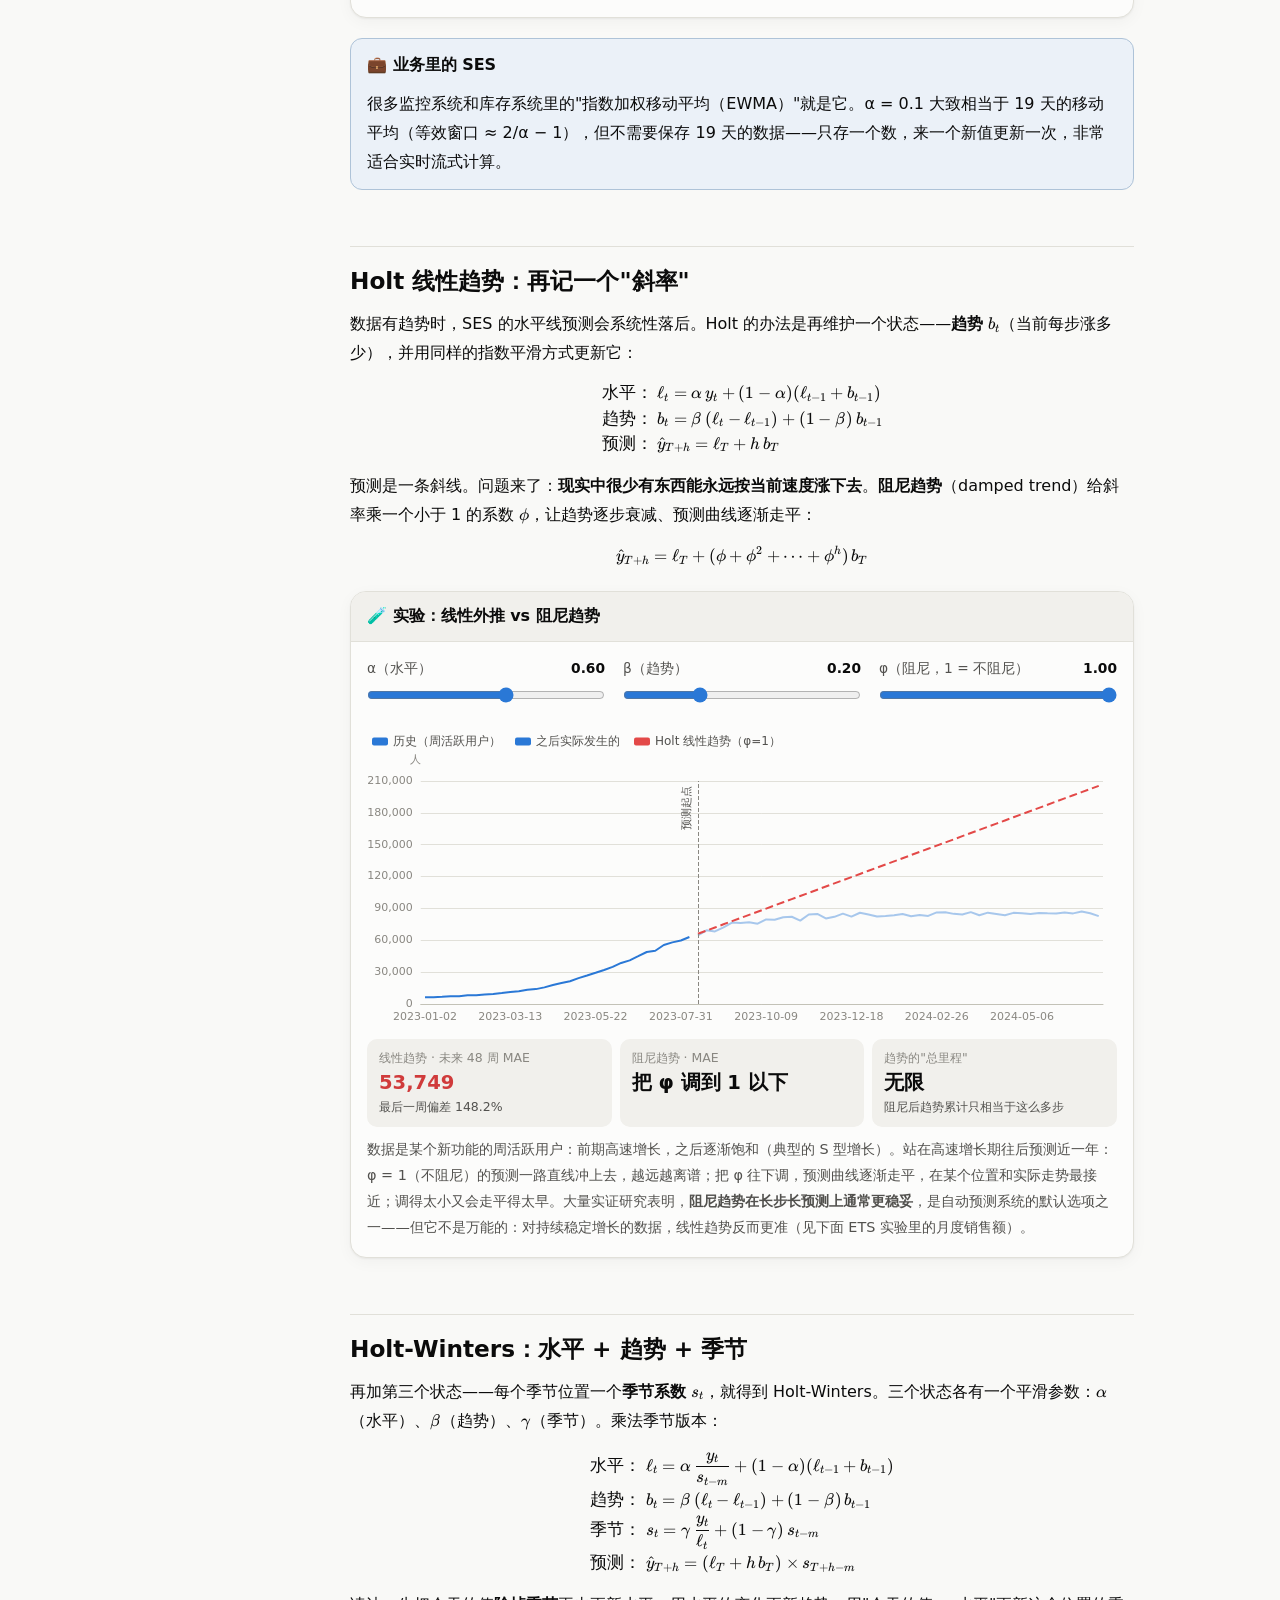
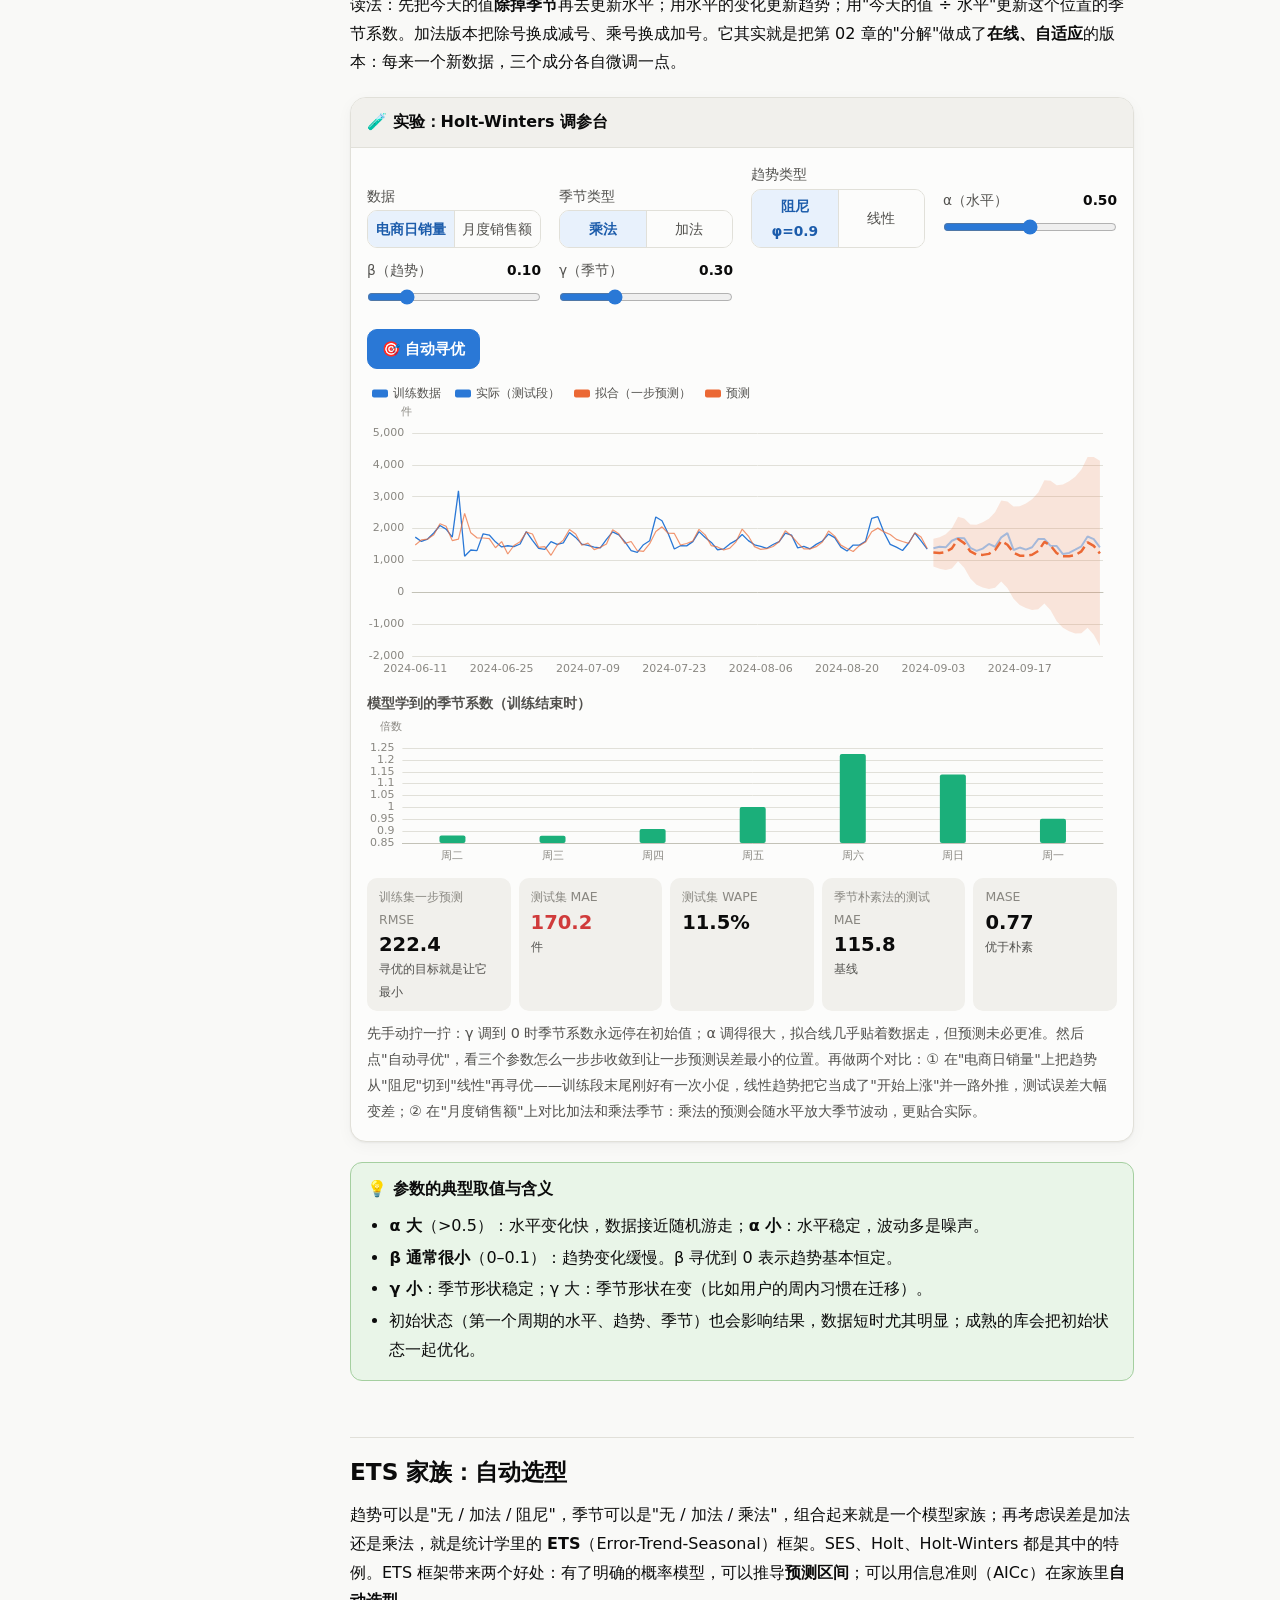
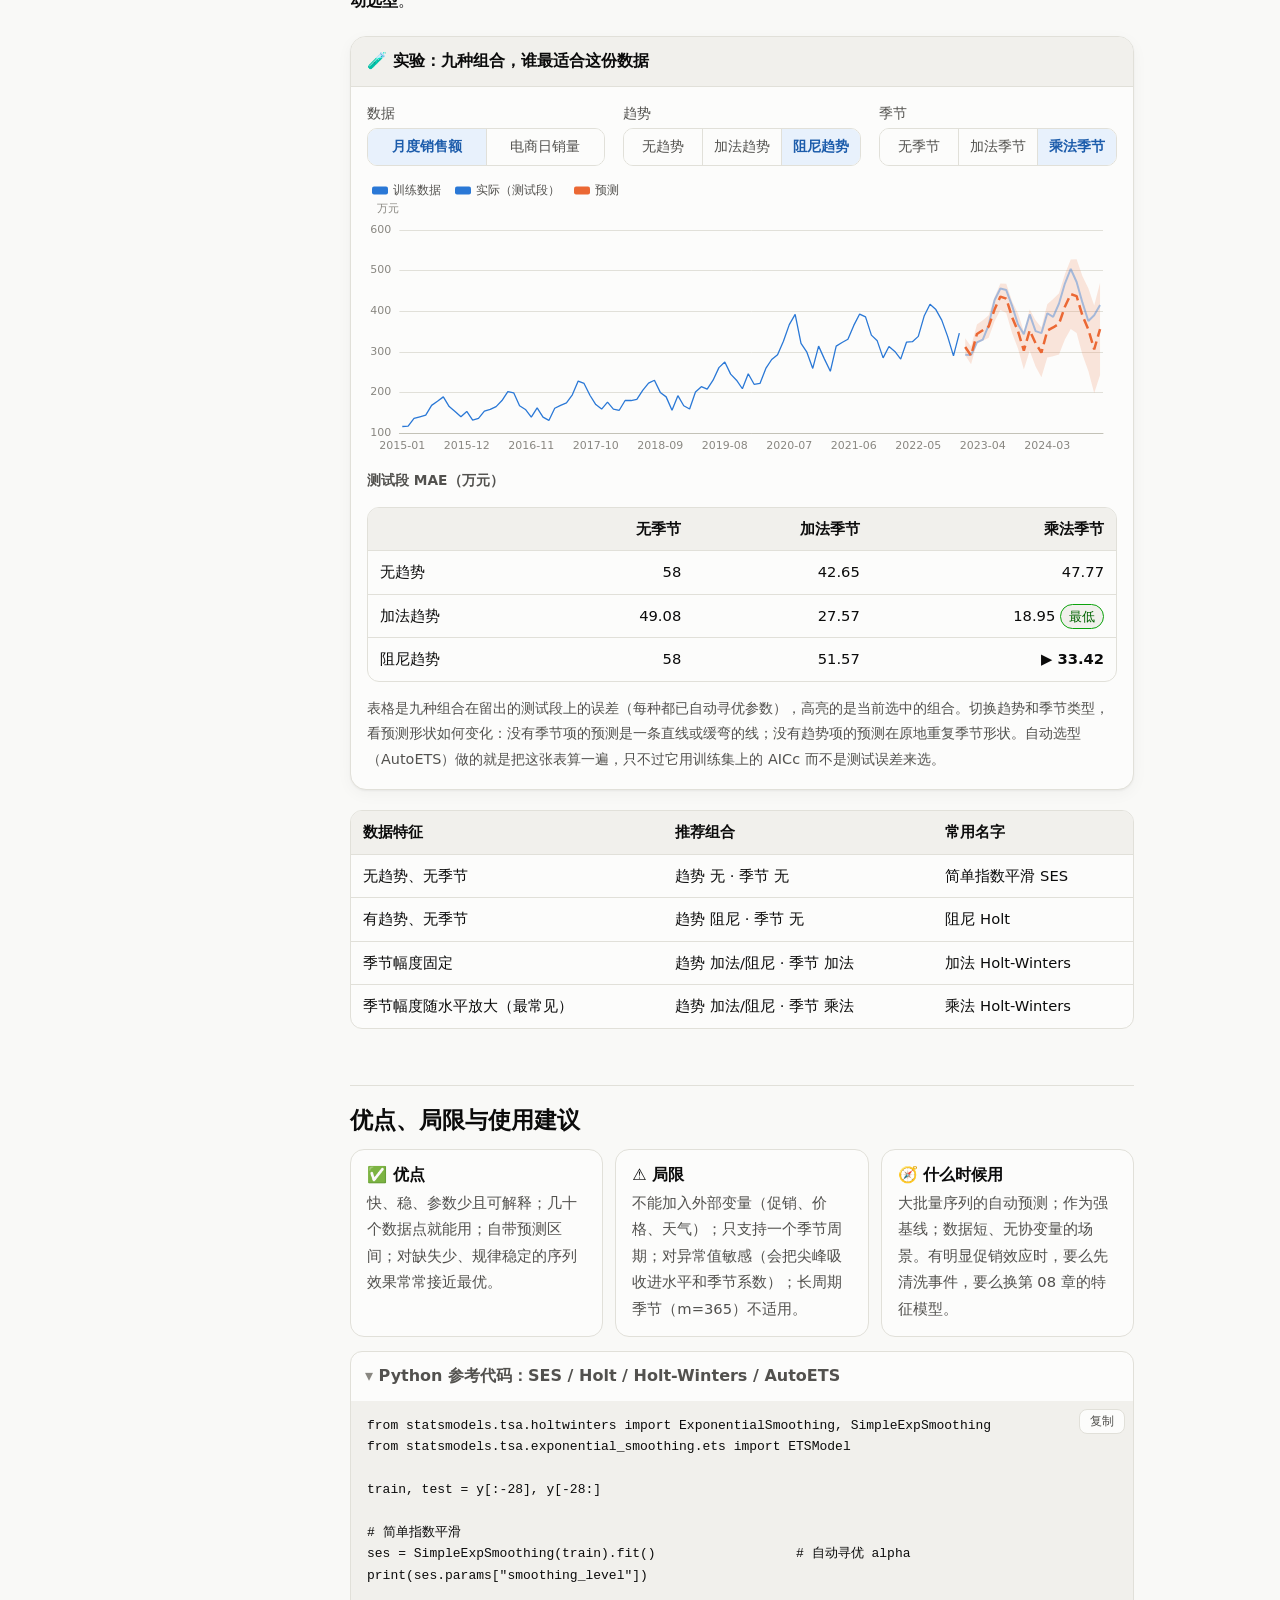
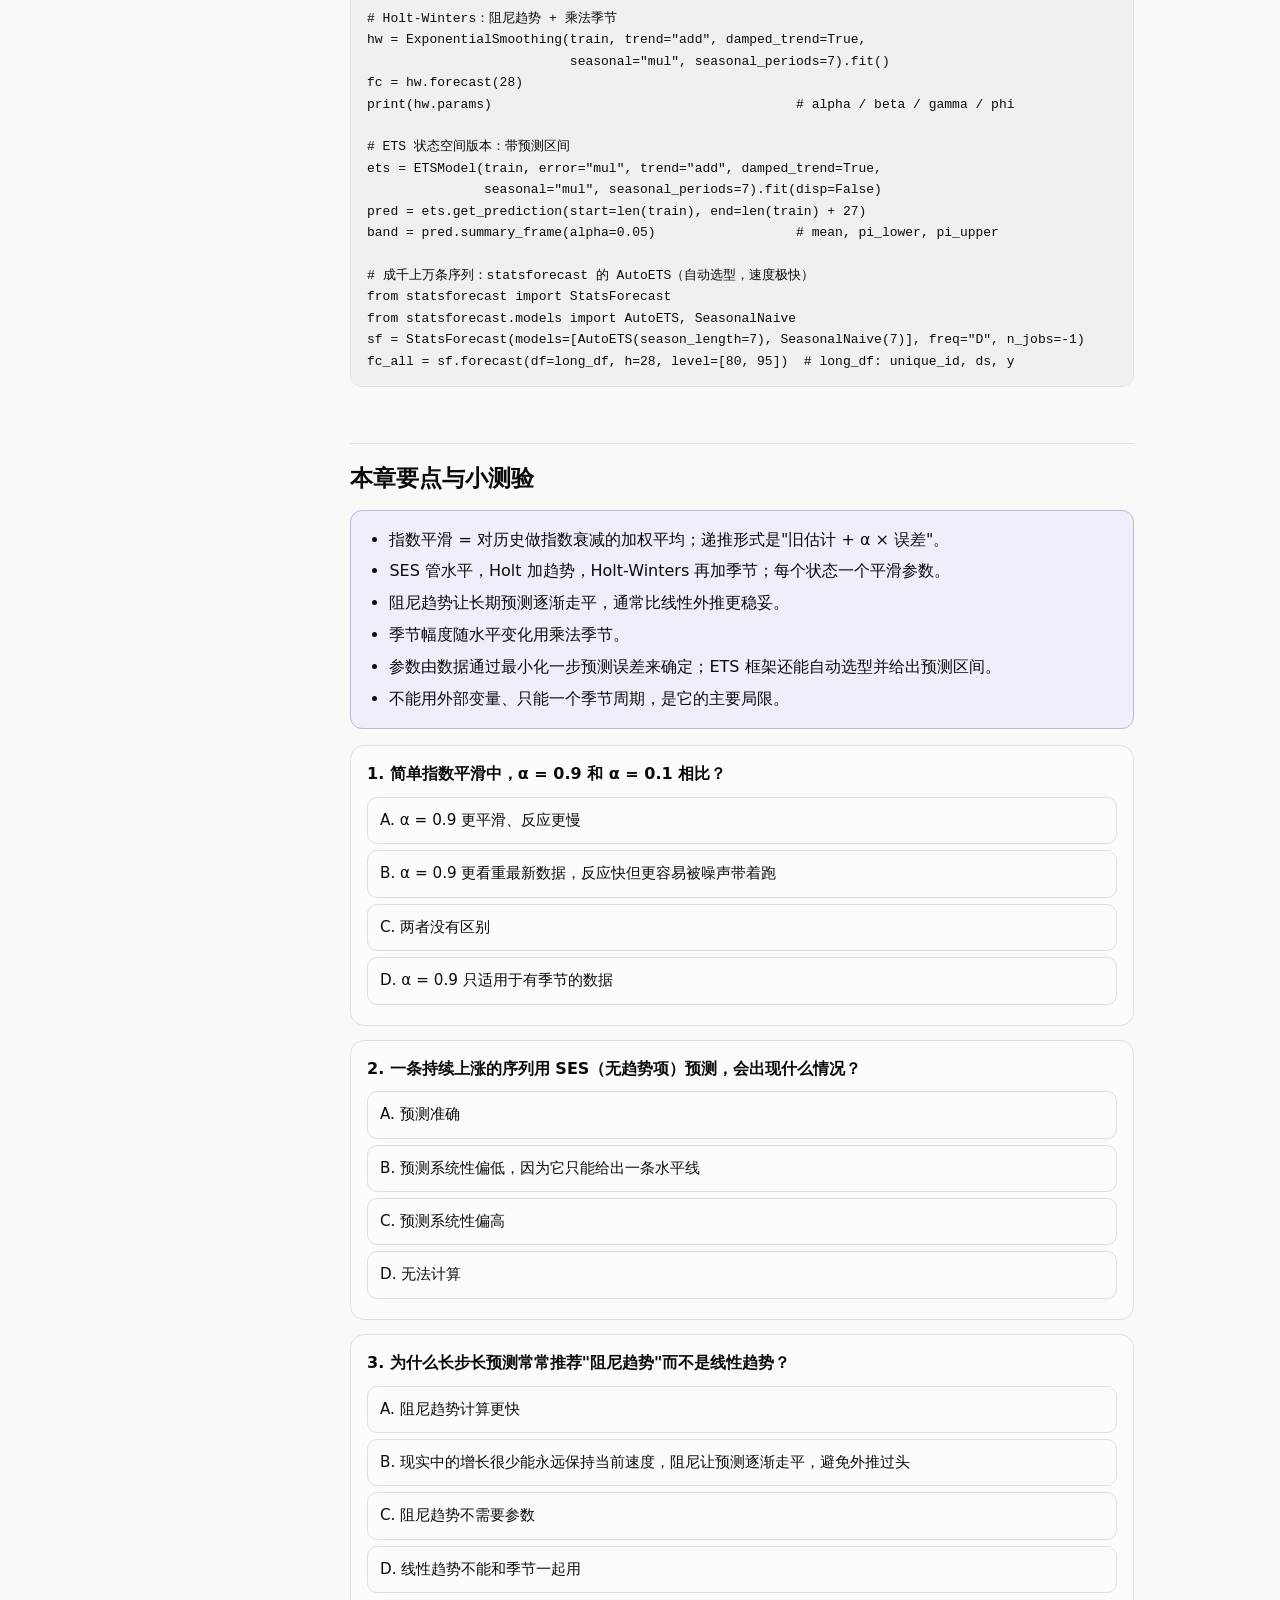
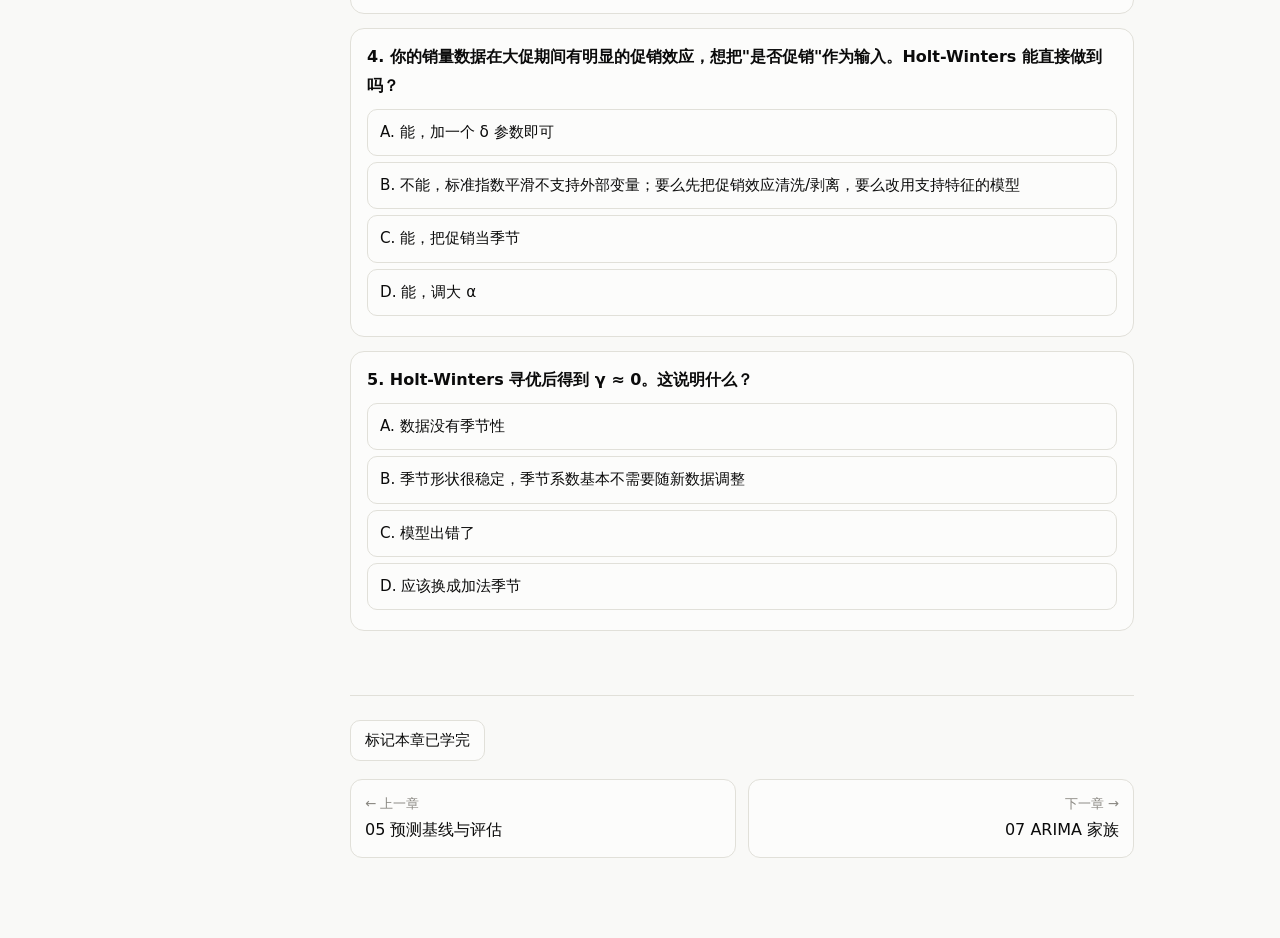
<file: chapters/06-smoothing.html>
<!doctype html>
<html lang="zh-CN">
<head>
<meta charset="utf-8">
<meta name="viewport" content="width=device-width,initial-scale=1">
<title>06 指数平滑 · 时间序列实验室</title>
<link rel="stylesheet" href="../assets/vendor/katex/katex.min.css">
<link rel="stylesheet" href="../assets/css/style.css">
<script>try{var t=localStorage.getItem('tsl-theme');if(t)document.documentElement.dataset.theme=t}catch(e){}</script>
</head>
<body data-ch="06">
<main>
<p class="lead">指数平滑是工业界用得最广的预测方法之一：原理一句话就能说清（<strong>越近的数据越重要</strong>），计算快到可以给几十万个 SKU 每天各跑一遍，效果却常常不输复杂模型。这一章从最简单的版本出发，一步步加上趋势和季节，得到著名的 Holt-Winters 模型。</p>

<section id="idea">
<h2>核心思想：给近期数据更大的权重</h2>
<p>移动平均把窗口里的每个点一视同仁，窗口外的一律不看——这有点武断。更自然的想法是：<strong>所有历史都看，但越久远的权重越小</strong>，而且按固定比例递减：</p>
$$\hat y_{T+1} = \alpha\,y_T + \alpha(1-\alpha)\,y_{T-1} + \alpha(1-\alpha)^2\,y_{T-2} + \cdots$$
<p>权重 $\alpha,\ \alpha(1-\alpha),\ \alpha(1-\alpha)^2,\dots$ 呈指数衰减，所以叫<strong>指数平滑</strong>。参数 $\alpha\in(0,1)$ 控制"遗忘速度"。</p>
</section>

<section id="ses">
<h2>简单指数平滑（SES）</h2>
<p>上面那个无穷求和有一个极其简洁的递推写法——只需记住一个数，<strong>水平</strong> $\ell_t$：</p>
$$\ell_t = \alpha\,y_t + (1-\alpha)\,\ell_{t-1} \qquad\Longleftrightarrow\qquad \ell_t = \ell_{t-1} + \alpha\,(y_t - \ell_{t-1})$$
<p>右边的写法更有启发性：<strong>新的估计 = 旧的估计 + α × 这次的预测误差</strong>。预测错了多少，就朝正确方向修正其中的 α 成。未来所有步的预测都等于最新的水平：$\hat y_{T+h} = \ell_T$（一条水平线），所以 SES 只适合没有趋势和季节的数据。</p>
<div class="demo" id="ses-demo">
  <div class="demo-title">🧪 实验：α 是"灵敏"和"稳重"之间的旋钮</div>
  <div class="demo-body">
    <div class="ctl"></div>
    <div class="chart" data-h="260"></div>
    <div class="chart-cap">最近 20 个观测各自的权重</div>
    <div class="chart" data-h="150"></div>
    <div class="readout"></div>
    <p class="hint">数据在第 60 天水平突然上了一个台阶。α 很小（0.05）：曲线很平滑，但要过很久才追上新水平；α 很大（0.9）：立刻追上，但也跟着每一次噪声上蹿下跳。切到"只有噪声"的数据：α 越小误差越低；有台阶的数据：α 太小反而误差大。<strong>没有通用的最佳 α，要让数据自己选</strong>（最小化一步预测误差）。</p>
  </div>
</div>
<div class="callout biz">
  <div class="hd">💼 业务里的 SES</div>
  <p>很多监控系统和库存系统里的"指数加权移动平均（EWMA）"就是它。α = 0.1 大致相当于 19 天的移动平均（等效窗口 ≈ 2/α − 1），但不需要保存 19 天的数据——只存一个数，来一个新值更新一次，非常适合实时流式计算。</p>
</div>
</section>

<section id="holt">
<h2>Holt 线性趋势：再记一个"斜率"</h2>
<p>数据有趋势时，SES 的水平线预测会系统性落后。Holt 的办法是再维护一个状态——<strong>趋势</strong> $b_t$（当前每步涨多少），并用同样的指数平滑方式更新它：</p>
$$\begin{aligned}
\text{水平：}\; & \ell_t = \alpha\,y_t + (1-\alpha)(\ell_{t-1} + b_{t-1})\\
\text{趋势：}\; & b_t = \beta\,(\ell_t - \ell_{t-1}) + (1-\beta)\,b_{t-1}\\
\text{预测：}\; & \hat y_{T+h} = \ell_T + h\,b_T
\end{aligned}$$
<p>预测是一条斜线。问题来了：<strong>现实中很少有东西能永远按当前速度涨下去</strong>。<strong>阻尼趋势</strong>（damped trend）给斜率乘一个小于 1 的系数 $\phi$，让趋势逐步衰减、预测曲线逐渐走平：</p>
$$\hat y_{T+h} = \ell_T + (\phi + \phi^2 + \cdots + \phi^h)\,b_T$$
<div class="demo" id="holt-demo">
  <div class="demo-title">🧪 实验：线性外推 vs 阻尼趋势</div>
  <div class="demo-body">
    <div class="ctl"></div>
    <div class="chart" data-h="300"></div>
    <div class="readout"></div>
    <p class="hint">数据是某个新功能的周活跃用户：前期高速增长，之后逐渐饱和（典型的 S 型增长）。站在高速增长期往后预测近一年：φ = 1（不阻尼）的预测一路直线冲上去，越远越离谱；把 φ 往下调，预测曲线逐渐走平，在某个位置和实际走势最接近；调得太小又会走平得太早。大量实证研究表明，<strong>阻尼趋势在长步长预测上通常更稳妥</strong>，是自动预测系统的默认选项之一——但它不是万能的：对持续稳定增长的数据，线性趋势反而更准（见下面 ETS 实验里的月度销售额）。</p>
  </div>
</div>
</section>

<section id="hw">
<h2>Holt-Winters：水平 + 趋势 + 季节</h2>
<p>再加第三个状态——每个季节位置一个<strong>季节系数</strong> $s_t$，就得到 Holt-Winters。三个状态各有一个平滑参数：$\alpha$（水平）、$\beta$（趋势）、$\gamma$（季节）。乘法季节版本：</p>
$$\begin{aligned}
\text{水平：}\; & \ell_t = \alpha\,\frac{y_t}{s_{t-m}} + (1-\alpha)(\ell_{t-1} + b_{t-1})\\
\text{趋势：}\; & b_t = \beta\,(\ell_t - \ell_{t-1}) + (1-\beta)\,b_{t-1}\\
\text{季节：}\; & s_t = \gamma\,\frac{y_t}{\ell_t} + (1-\gamma)\,s_{t-m}\\
\text{预测：}\; & \hat y_{T+h} = (\ell_T + h\,b_T)\times s_{T+h-m}
\end{aligned}$$
<p>读法：先把今天的值<strong>除掉季节</strong>再去更新水平；用水平的变化更新趋势；用"今天的值 ÷ 水平"更新这个位置的季节系数。加法版本把除号换成减号、乘号换成加号。它其实就是把第 02 章的"分解"做成了<strong>在线、自适应</strong>的版本：每来一个新数据，三个成分各自微调一点。</p>
<div class="demo" id="hw-demo">
  <div class="demo-title">🧪 实验：Holt-Winters 调参台</div>
  <div class="demo-body">
    <div class="ctl"></div>
    <div class="chart" data-h="300"></div>
    <div class="chart-cap">模型学到的季节系数（训练结束时）</div>
    <div class="chart" data-h="150"></div>
    <div class="readout"></div>
    <p class="hint">先手动拧一拧：γ 调到 0 时季节系数永远停在初始值；α 调得很大，拟合线几乎贴着数据走，但预测未必更准。然后点"自动寻优"，看三个参数怎么一步步收敛到让一步预测误差最小的位置。再做两个对比：① 在"电商日销量"上把趋势从"阻尼"切到"线性"再寻优——训练段末尾刚好有一次小促，线性趋势把它当成了"开始上涨"并一路外推，测试误差大幅变差；② 在"月度销售额"上对比加法和乘法季节：乘法的预测会随水平放大季节波动，更贴合实际。</p>
  </div>
</div>
<div class="callout tip">
  <div class="hd">💡 参数的典型取值与含义</div>
  <ul>
    <li><strong>α 大</strong>（&gt;0.5）：水平变化快，数据接近随机游走；<strong>α 小</strong>：水平稳定，波动多是噪声。</li>
    <li><strong>β 通常很小</strong>（0–0.1）：趋势变化缓慢。β 寻优到 0 表示趋势基本恒定。</li>
    <li><strong>γ 小</strong>：季节形状稳定；γ 大：季节形状在变（比如用户的周内习惯在迁移）。</li>
    <li>初始状态（第一个周期的水平、趋势、季节）也会影响结果，数据短时尤其明显；成熟的库会把初始状态一起优化。</li>
  </ul>
</div>
</section>

<section id="ets">
<h2>ETS 家族：自动选型</h2>
<p>趋势可以是"无 / 加法 / 阻尼"，季节可以是"无 / 加法 / 乘法"，组合起来就是一个模型家族；再考虑误差是加法还是乘法，就是统计学里的 <strong>ETS</strong>（Error-Trend-Seasonal）框架。SES、Holt、Holt-Winters 都是其中的特例。ETS 框架带来两个好处：有了明确的概率模型，可以推导<strong>预测区间</strong>；可以用信息准则（AICc）在家族里<strong>自动选型</strong>。</p>
<div class="demo" id="ets-demo">
  <div class="demo-title">🧪 实验：九种组合，谁最适合这份数据</div>
  <div class="demo-body">
    <div class="ctl"></div>
    <div class="chart" data-h="280"></div>
    <div class="readout"></div>
    <p class="hint">表格是九种组合在留出的测试段上的误差（每种都已自动寻优参数），高亮的是当前选中的组合。切换趋势和季节类型，看预测形状如何变化：没有季节项的预测是一条直线或缓弯的线；没有趋势项的预测在原地重复季节形状。自动选型（AutoETS）做的就是把这张表算一遍，只不过它用训练集上的 AICc 而不是测试误差来选。</p>
  </div>
</div>
<div class="tw"><table>
<thead><tr><th>数据特征</th><th>推荐组合</th><th>常用名字</th></tr></thead>
<tbody>
<tr><td>无趋势、无季节</td><td>趋势 无 · 季节 无</td><td>简单指数平滑 SES</td></tr>
<tr><td>有趋势、无季节</td><td>趋势 阻尼 · 季节 无</td><td>阻尼 Holt</td></tr>
<tr><td>季节幅度固定</td><td>趋势 加法/阻尼 · 季节 加法</td><td>加法 Holt-Winters</td></tr>
<tr><td>季节幅度随水平放大（最常见）</td><td>趋势 加法/阻尼 · 季节 乘法</td><td>乘法 Holt-Winters</td></tr>
</tbody></table></div>
</section>

<section id="proscons">
<h2>优点、局限与使用建议</h2>
<div class="cards">
  <div class="card"><h4>✅ 优点</h4><p>快、稳、参数少且可解释；几十个数据点就能用；自带预测区间；对缺失少、规律稳定的序列效果常常接近最优。</p></div>
  <div class="card"><h4>⚠️ 局限</h4><p>不能加入外部变量（促销、价格、天气）；只支持一个季节周期；对异常值敏感（会把尖峰吸收进水平和季节系数）；长周期季节（m=365）不适用。</p></div>
  <div class="card"><h4>🧭 什么时候用</h4><p>大批量序列的自动预测；作为强基线；数据短、无协变量的场景。有明显促销效应时，要么先清洗事件，要么换第 08 章的特征模型。</p></div>
</div>
<details class="code" open><summary>Python 参考代码：SES / Holt / Holt-Winters / AutoETS</summary>
<pre><code>from statsmodels.tsa.holtwinters import ExponentialSmoothing, SimpleExpSmoothing
from statsmodels.tsa.exponential_smoothing.ets import ETSModel

train, test = y[:-28], y[-28:]

# 简单指数平滑
ses = SimpleExpSmoothing(train).fit()                  # 自动寻优 alpha
print(ses.params["smoothing_level"])

# Holt-Winters：阻尼趋势 + 乘法季节
hw = ExponentialSmoothing(train, trend="add", damped_trend=True,
                          seasonal="mul", seasonal_periods=7).fit()
fc = hw.forecast(28)
print(hw.params)                                       # alpha / beta / gamma / phi

# ETS 状态空间版本：带预测区间
ets = ETSModel(train, error="mul", trend="add", damped_trend=True,
               seasonal="mul", seasonal_periods=7).fit(disp=False)
pred = ets.get_prediction(start=len(train), end=len(train) + 27)
band = pred.summary_frame(alpha=0.05)                  # mean, pi_lower, pi_upper

# 成千上万条序列：statsforecast 的 AutoETS（自动选型，速度极快）
from statsforecast import StatsForecast
from statsforecast.models import AutoETS, SeasonalNaive
sf = StatsForecast(models=[AutoETS(season_length=7), SeasonalNaive(7)], freq="D", n_jobs=-1)
fc_all = sf.forecast(df=long_df, h=28, level=[80, 95])  # long_df: unique_id, ds, y</code></pre></details>
</section>

<section id="summary">
<h2>本章要点与小测验</h2>
<div class="callout key">
<ul>
  <li>指数平滑 = 对历史做指数衰减的加权平均；递推形式是"旧估计 + α × 误差"。</li>
  <li>SES 管水平，Holt 加趋势，Holt-Winters 再加季节；每个状态一个平滑参数。</li>
  <li>阻尼趋势让长期预测逐渐走平，通常比线性外推更稳妥。</li>
  <li>季节幅度随水平变化用乘法季节。</li>
  <li>参数由数据通过最小化一步预测误差来确定；ETS 框架还能自动选型并给出预测区间。</li>
  <li>不能用外部变量、只能一个季节周期，是它的主要局限。</li>
</ul>
</div>
<div id="quiz"></div>
</section>
</main>

<script src="../assets/vendor/echarts.min.js"></script>
<script src="../assets/vendor/katex/katex.min.js"></script>
<script src="../assets/vendor/katex/auto-render.min.js"></script>
<script src="../assets/js/tslib.js"></script>
<script src="../assets/js/site.js"></script>
<script>
const { S } = Site;

/* ---------- SES ---------- */
Site.demo('ses-demo', {
  controls: [
    { k: 'alpha', label: 'α（平滑系数）', min: 0.02, max: 0.98, step: 0.02, value: 0.2, fmt: v => v.toFixed(2) },
    { k: 'kind', label: '数据', type: 'seg', options: [['step', '水平有台阶'], ['flat', '只有噪声']] },
  ],
  render(s, d) {
    const n = 120, h = 15, r = TS.rng(21), y = Array.from({ length: n }, (_, i) => +(100 + (s.kind === 'step' && i >= 60 ? 30 : 0) + 7 * r.n()).toFixed(1));
    const fit = TS.ets(y, { alpha: s.alpha }), fc = fit.forecast(h), pad = new Array(n).fill(null);
    d.chart(0, { xAxis: { data: Array.from({ length: n + h }, (_, i) => i + 1) }, yAxis: {},
      series: [S.line('观测值', y.concat(new Array(h).fill(null)), { c: 0, w: 1, op: 0.6 }), S.line('平滑后的水平（一步预测）', fit.fitted.map(v => +v.toFixed(1)), { c: 1, w: 2.5 }), S.line('未来预测', pad.concat(fc.mean.map(v => +v.toFixed(1))), { c: 1, dash: true, w: 2.5 }), ...S.band(pad.concat(fc.lo), pad.concat(fc.hi), { c: 1 })] });
    const w = Array.from({ length: 20 }, (_, k) => +(s.alpha * Math.pow(1 - s.alpha, k) * 100).toFixed(2));
    d.chart(1, { xAxis: { data: w.map((_, k) => (k === 0 ? '最新' : k + ' 步前')) }, yAxis: { name: '权重 %', scale: false }, legend: false, series: [S.bar('权重', w, { c: 0, maxW: 18 })] });
    // 用同一份数据算出最优 α 作对照
    const best = TS.etsFit(y, {});
    d.out(Site.tiles([
      ['一步预测 RMSE', fit.sigma, '越小越好'], ['最优 α（自动寻优）', best.params.alpha.toFixed(2), 'RMSE ' + Site.fmt(best.sigma), 'good'],
      ['权重减半所需步数', (Math.log(0.5) / Math.log(1 - s.alpha)).toFixed(1), '记忆有多长'], ['等效移动平均窗口', (2 / s.alpha - 1).toFixed(0) + ' 步', '≈ 2/α − 1'],
    ]));
  },
});

/* ---------- Holt ---------- */
Site.demo('holt-demo', {
  controls: [
    { k: 'alpha', label: 'α（水平）', min: 0.1, max: 0.95, step: 0.05, value: 0.6, fmt: v => v.toFixed(2) },
    { k: 'beta', label: 'β（趋势）', min: 0.02, max: 0.6, step: 0.02, value: 0.2, fmt: v => v.toFixed(2) },
    { k: 'phi', label: 'φ（阻尼，1 = 不阻尼）', min: 0.7, max: 1, step: 0.01, value: 1, fmt: v => v.toFixed(2) },
  ],
  setup(s) { // 仿真一个新功能的周活跃用户：S 型增长，先加速、后饱和
    const r = TS.rng(66), n = 80; s.x = TS.dates('2023-01-02', n * 7).filter((_, i) => i % 7 === 0);
    s.y = Array.from({ length: n }, (_, t) => Math.round((5000 + 80000 / (1 + Math.exp(-(t - 25) / 6))) * (1 + 0.015 * r.n())));
  },
  render(s, d) {
    const cut = 32, h = s.y.length - cut, train = s.y.slice(0, cut), actual = s.y.slice(cut), pad = new Array(cut).fill(null);
    const run = phi => TS.ets(train, { alpha: s.alpha, beta: s.beta, trend: true, phi }).forecast(h).mean.map(Math.round);
    const lin = run(1), dmp = run(s.phi);
    const main = S.line('历史（周活跃用户）', train.concat(new Array(h).fill(null)), { c: 0 }); main.markLine = S.vline(s.x[cut], { label: '预测起点' });
    const series = [main, S.line('之后实际发生的', pad.concat(actual), { c: 0, op: 0.4 }), S.line('Holt 线性趋势（φ=1）', pad.concat(lin), { c: 7, dash: true })];
    if (s.phi < 1) series.push(S.line('阻尼趋势（φ=' + s.phi.toFixed(2) + '）', pad.concat(dmp), { c: 2, w: 2.5 }));
    d.chart(0, { xAxis: { data: s.x }, yAxis: { name: '人' }, series });
    const e1 = TS.metrics(actual, lin), e2 = TS.metrics(actual, dmp);
    d.out(Site.tiles([
      ['线性趋势 · 未来 ' + h + ' 周 MAE', e1.mae, '最后一周偏差 ' + Site.pct(lin[h - 1] / actual[h - 1] - 1), 'bad'],
      ['阻尼趋势 · MAE', s.phi < 1 ? e2.mae : '把 φ 调到 1 以下', s.phi < 1 ? '最后一周偏差 ' + Site.pct(dmp[h - 1] / actual[h - 1] - 1) : '', s.phi < 1 && e2.mae < e1.mae ? 'good' : ''],
      ['趋势的"总里程"', s.phi < 1 ? (s.phi / (1 - s.phi)).toFixed(1) + ' 步' : '无限', '阻尼后趋势累计只相当于这么多步'],
    ]));
  },
});

/* ---------- Holt-Winters ---------- */
const HW_DATA = {
  retail: () => { const ds = TS.data.retail(); return { m: 7, unit: '件', x: ds.dates.slice(760, 1004), train: ds.y.slice(760, 976), test: ds.y.slice(976, 1004), show: 84, labels: ['周六', '周日', '周一', '周二', '周三', '周四', '周五'].map((_, i) => TS.DOW[TS.dow(ds.dates[976 + i])]) }; },
  monthly: () => { const ds = TS.data.monthly(); return { m: 12, unit: '万元', x: ds.dates, train: ds.y.slice(0, 96), test: ds.y.slice(96), show: 96, labels: Array.from({ length: 12 }, (_, i) => (i + 1) + '月') }; },
};
Site.demo('hw-demo', {
  controls: [
    { k: 'ds', label: '数据', type: 'seg', options: [['retail', '电商日销量'], ['monthly', '月度销售额']] },
    { k: 'sea', label: '季节类型', type: 'seg', options: [['mul', '乘法'], ['add', '加法']] },
    { k: 'phi', label: '趋势类型', type: 'seg', options: [[0.9, '阻尼 φ=0.9'], [1, '线性']] },
    { k: 'alpha', label: 'α（水平）', min: 0.01, max: 0.99, step: 0.01, value: 0.5, fmt: v => v.toFixed(2) },
    { k: 'beta', label: 'β（趋势）', min: 0, max: 0.5, step: 0.01, value: 0.1, fmt: v => v.toFixed(2) },
    { k: 'gamma', label: 'γ（季节）', min: 0, max: 0.99, step: 0.01, value: 0.3, fmt: v => v.toFixed(2) },
    { act: 'opt', label: '🎯 自动寻优', primary: true, run(s, d) {
      const D = HW_DATA[s.ds](), fit = TS.etsFit(D.train, { trend: true, phi: s.phi, seasonal: s.sea, m: D.m }), path = fit.path, step = Math.max(1, Math.floor(path.length / 40)); let i = 0;
      d.loop('opt', () => { const u = path[Math.min(i, path.length - 1)]; d.set('alpha', +u[0].toFixed(2)); d.set('beta', +Math.min(0.5, u[1]).toFixed(2)); d.set('gamma', +u[2].toFixed(2)); d.draw(); i += step; return i < path.length + step; }, 50);
      return false;
    } },
  ],
  render(s, d) {
    const D = HW_DATA[s.ds](), n = D.train.length, h = D.test.length, m = D.m;
    const fit = TS.ets(D.train, { alpha: s.alpha, beta: s.beta, gamma: s.gamma, phi: s.phi, trend: true, seasonal: s.sea, m }), fc = fit.forecast(h);
    const v0 = n - D.show, pad = new Array(D.show).fill(null), rd = a => a.map(v => Math.round(v));
    d.chart(0, { xAxis: { data: D.x.slice(v0) }, yAxis: { name: D.unit },
      series: [S.line('训练数据', D.train.slice(v0).concat(new Array(h).fill(null)), { c: 0, w: 1.3 }), S.line('实际（测试段）', pad.concat(D.test), { c: 0, op: 0.4 }),
        S.line('拟合（一步预测）', rd(fit.fitted.slice(v0)), { c: 1, w: 1.2, op: 0.7 }), S.line('预测', pad.concat(rd(fc.mean)), { c: 1, dash: true, w: 2.5 }), ...S.band(pad.concat(fc.lo), pad.concat(fc.hi), { c: 1 })] });
    const idx = Array.from({ length: m }, (_, k) => fit.season[n - m + k]), order = Array.from({ length: m }, (_, k) => (n - m + k) % m), byPos = new Array(m);
    order.forEach((ph, k) => { byPos[s.ds === 'monthly' ? ph : k] = idx[k]; });
    d.chart(1, { xAxis: { data: D.labels }, yAxis: { name: s.sea === 'mul' ? '倍数' : D.unit, scale: s.sea === 'mul' }, legend: false, series: [S.bar('季节系数', byPos.map(v => +v.toFixed(s.sea === 'mul' ? 3 : 0)), { c: 2, maxW: 26 })] });
    const mt = TS.metrics(D.test, fc.mean, { train: D.train, m }), sn = TS.metrics(D.test, TS.fc.snaive(D.train, h, m));
    d.out(Site.tiles([
      ['训练集一步预测 RMSE', fit.sigma, '寻优的目标就是让它最小'], ['测试集 MAE', mt.mae, D.unit, mt.mae < sn.mae ? 'good' : 'bad'],
      ['测试集 WAPE', Site.pct(mt.wape)], ['季节朴素法的测试 MAE', sn.mae, '基线'], ['MASE', mt.mase.toFixed(2), mt.mase < 1 ? '优于朴素' : '不如朴素'],
    ]));
  },
});

/* ---------- ETS 家族 ---------- */
const T_OPTS = [['N', '无趋势'], ['A', '加法趋势'], ['Ad', '阻尼趋势']], S_OPTS = [['N', '无季节'], ['A', '加法季节'], ['M', '乘法季节']];
const etsOpt = (t, se, m) => ({ trend: t !== 'N', phi: t === 'Ad' ? 0.9 : 1, seasonal: se === 'N' ? null : se === 'A' ? 'add' : 'mul', m });
Site.demo('ets-demo', {
  controls: [
    { k: 'ds', label: '数据', type: 'seg', options: [['monthly', '月度销售额'], ['retail', '电商日销量']] },
    { k: 't', label: '趋势', type: 'seg', options: T_OPTS, value: 'Ad' },
    { k: 'se', label: '季节', type: 'seg', options: S_OPTS, value: 'M' },
  ],
  render(s, d, changed) {
    const D = HW_DATA[s.ds](), m = D.m, h = D.test.length, n = D.train.length;
    if (!s.cache || s.cache.ds !== s.ds) { // 九种组合各寻优一次，结果缓存
      const grid = {}; T_OPTS.forEach(t => S_OPTS.forEach(se => { const fit = TS.etsFit(D.train, etsOpt(t[0], se[0], m)), fc = fit.forecast(h); grid[t[0] + se[0]] = { fc, mae: TS.metrics(D.test, fc.mean).mae }; }));
      s.cache = { ds: s.ds, grid };
    }
    const g = s.cache.grid, cur = g[s.t + s.se], v0 = n - D.show, pad = new Array(D.show).fill(null);
    d.chart(0, { xAxis: { data: D.x.slice(v0) }, yAxis: { name: D.unit },
      series: [S.line('训练数据', D.train.slice(v0).concat(new Array(h).fill(null)), { c: 0, w: 1.3 }), S.line('实际（测试段）', pad.concat(D.test), { c: 0, op: 0.4 }),
        S.line('预测', pad.concat(cur.fc.mean.map(Math.round)), { c: 1, dash: true, w: 2.5 }), ...S.band(pad.concat(cur.fc.lo), pad.concat(cur.fc.hi), { c: 1 })] });
    let bk = 'NN'; Object.keys(g).forEach(k => { if (g[k].mae < g[bk].mae) bk = k; });
    const cell = (t, se) => { const k = t + se, v = Site.fmt(g[k].mae); return (k === s.t + s.se ? `<b>▶ ${v}</b>` : v) + (k === bk ? ' <span class="tag good">最低</span>' : ''); };
    d.out('<div class="chart-cap">测试段 MAE（' + D.unit + '）</div>' + Site.table([''].concat(S_OPTS.map(o => o[1])), T_OPTS.map(t => [t[1]].concat(S_OPTS.map(se => cell(t[0], se[0])))), { num: [1, 2, 3] }));
  },
});

Site.quiz('quiz', [
  { q: '简单指数平滑中，α = 0.9 和 α = 0.1 相比？', opts: ['α = 0.9 更平滑、反应更慢', 'α = 0.9 更看重最新数据，反应快但更容易被噪声带着跑', '两者没有区别', 'α = 0.9 只适用于有季节的数据'], ans: 1, why: 'α 是最新观测的权重。α 大 → 几乎只看最近一两个点，灵敏但不稳；α 小 → 记忆长，平滑但迟钝。' },
  { q: '一条持续上涨的序列用 SES（无趋势项）预测，会出现什么情况？', opts: ['预测准确', '预测系统性偏低，因为它只能给出一条水平线', '预测系统性偏高', '无法计算'], ans: 1, why: 'SES 的预测是最新水平的水平线，而水平本身就滞后于上涨的数据，所以越往后低估越多。需要加趋势项（Holt）。' },
  { q: '为什么长步长预测常常推荐"阻尼趋势"而不是线性趋势？', opts: ['阻尼趋势计算更快', '现实中的增长很少能永远保持当前速度，阻尼让预测逐渐走平，避免外推过头', '阻尼趋势不需要参数', '线性趋势不能和季节一起用'], ans: 1, why: '线性外推假设"当前增速永远持续"，步长一长就容易严重高估。阻尼趋势让增速逐渐衰减，实证上平均更准。' },
  { q: '你的销量数据在大促期间有明显的促销效应，想把"是否促销"作为输入。Holt-Winters 能直接做到吗？', opts: ['能，加一个 δ 参数即可', '不能，标准指数平滑不支持外部变量；要么先把促销效应清洗/剥离，要么改用支持特征的模型', '能，把促销当季节', '能，调大 α'], ans: 1, why: '指数平滑只用序列自身的历史。需要外部变量时，考虑 ARIMAX（第 07 章）或基于特征的机器学习模型（第 08 章）。' },
  { q: 'Holt-Winters 寻优后得到 γ ≈ 0。这说明什么？', opts: ['数据没有季节性', '季节形状很稳定，季节系数基本不需要随新数据调整', '模型出错了', '应该换成加法季节'], ans: 1, why: 'γ 控制季节系数的更新速度。γ≈0 表示初始估计的季节形状一直适用——季节是有的，只是不随时间变化。' },
]);
</script>
</body>
</html>
</file>
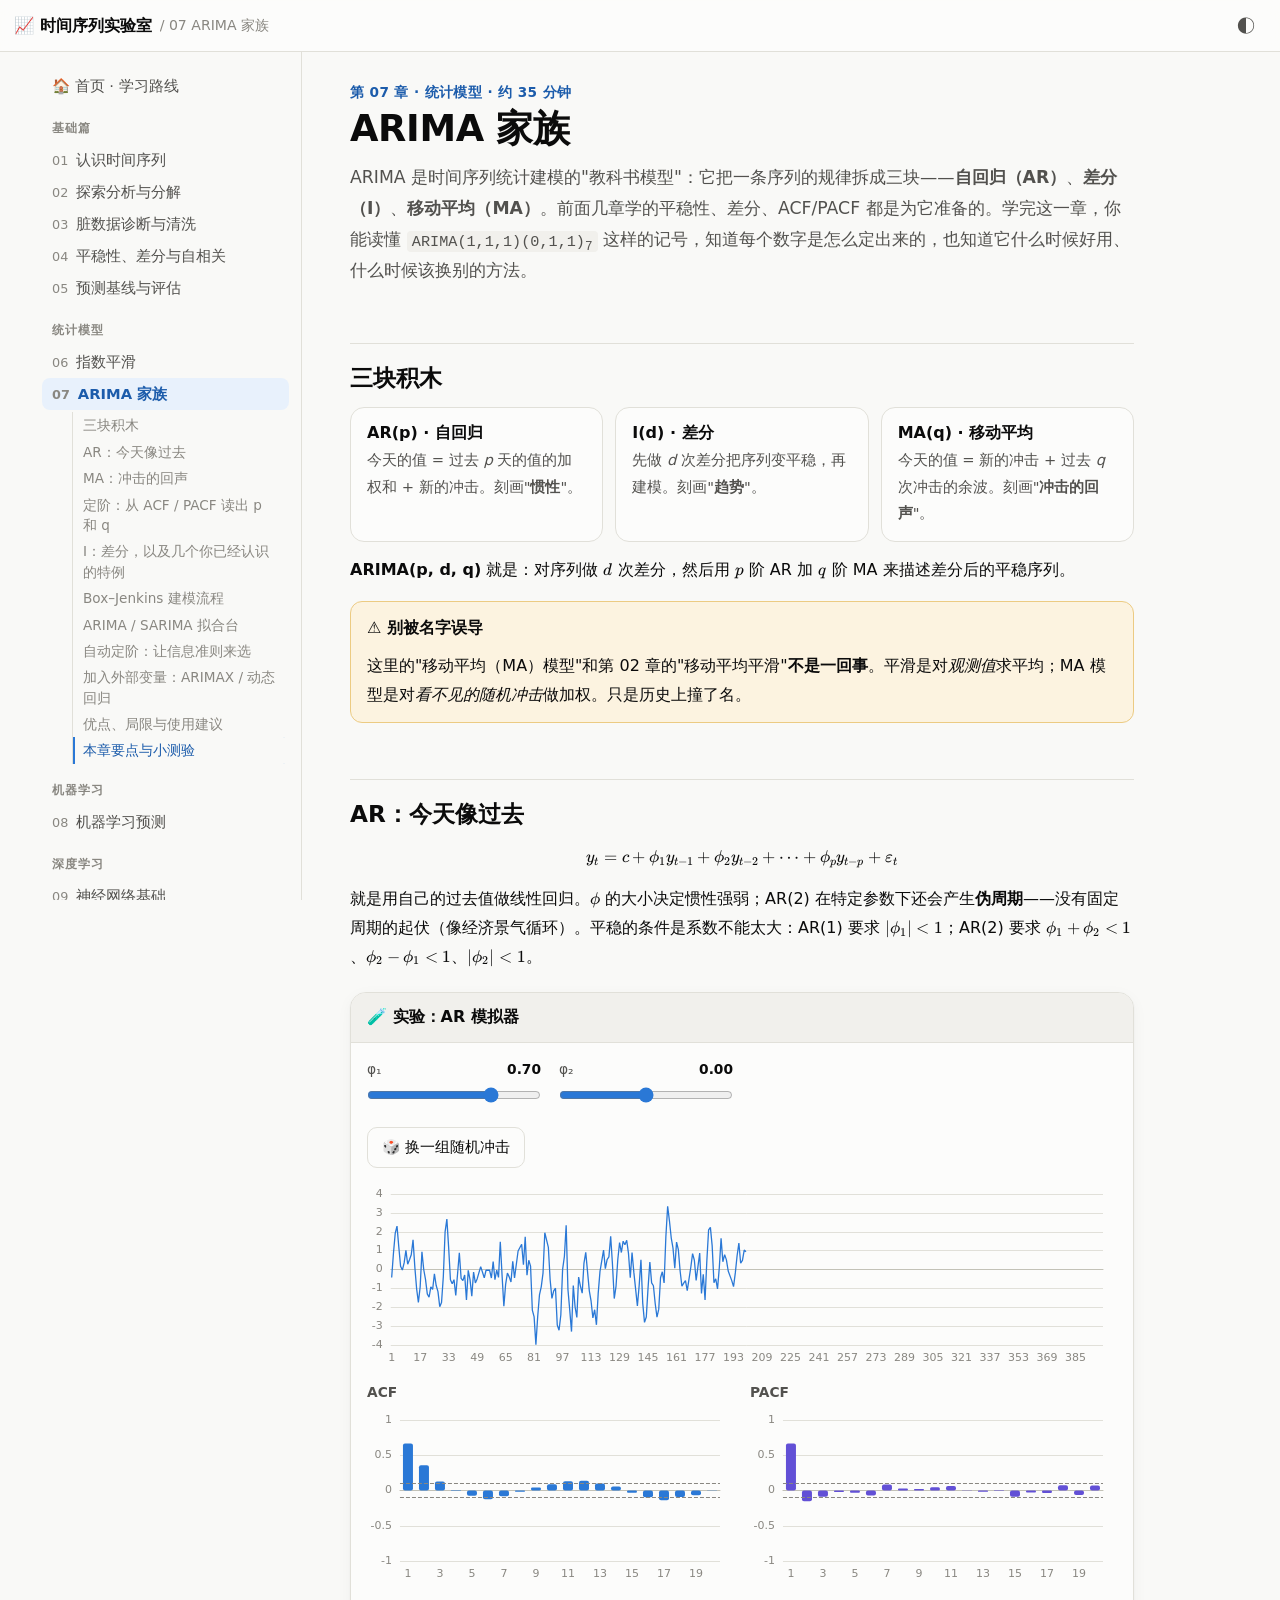
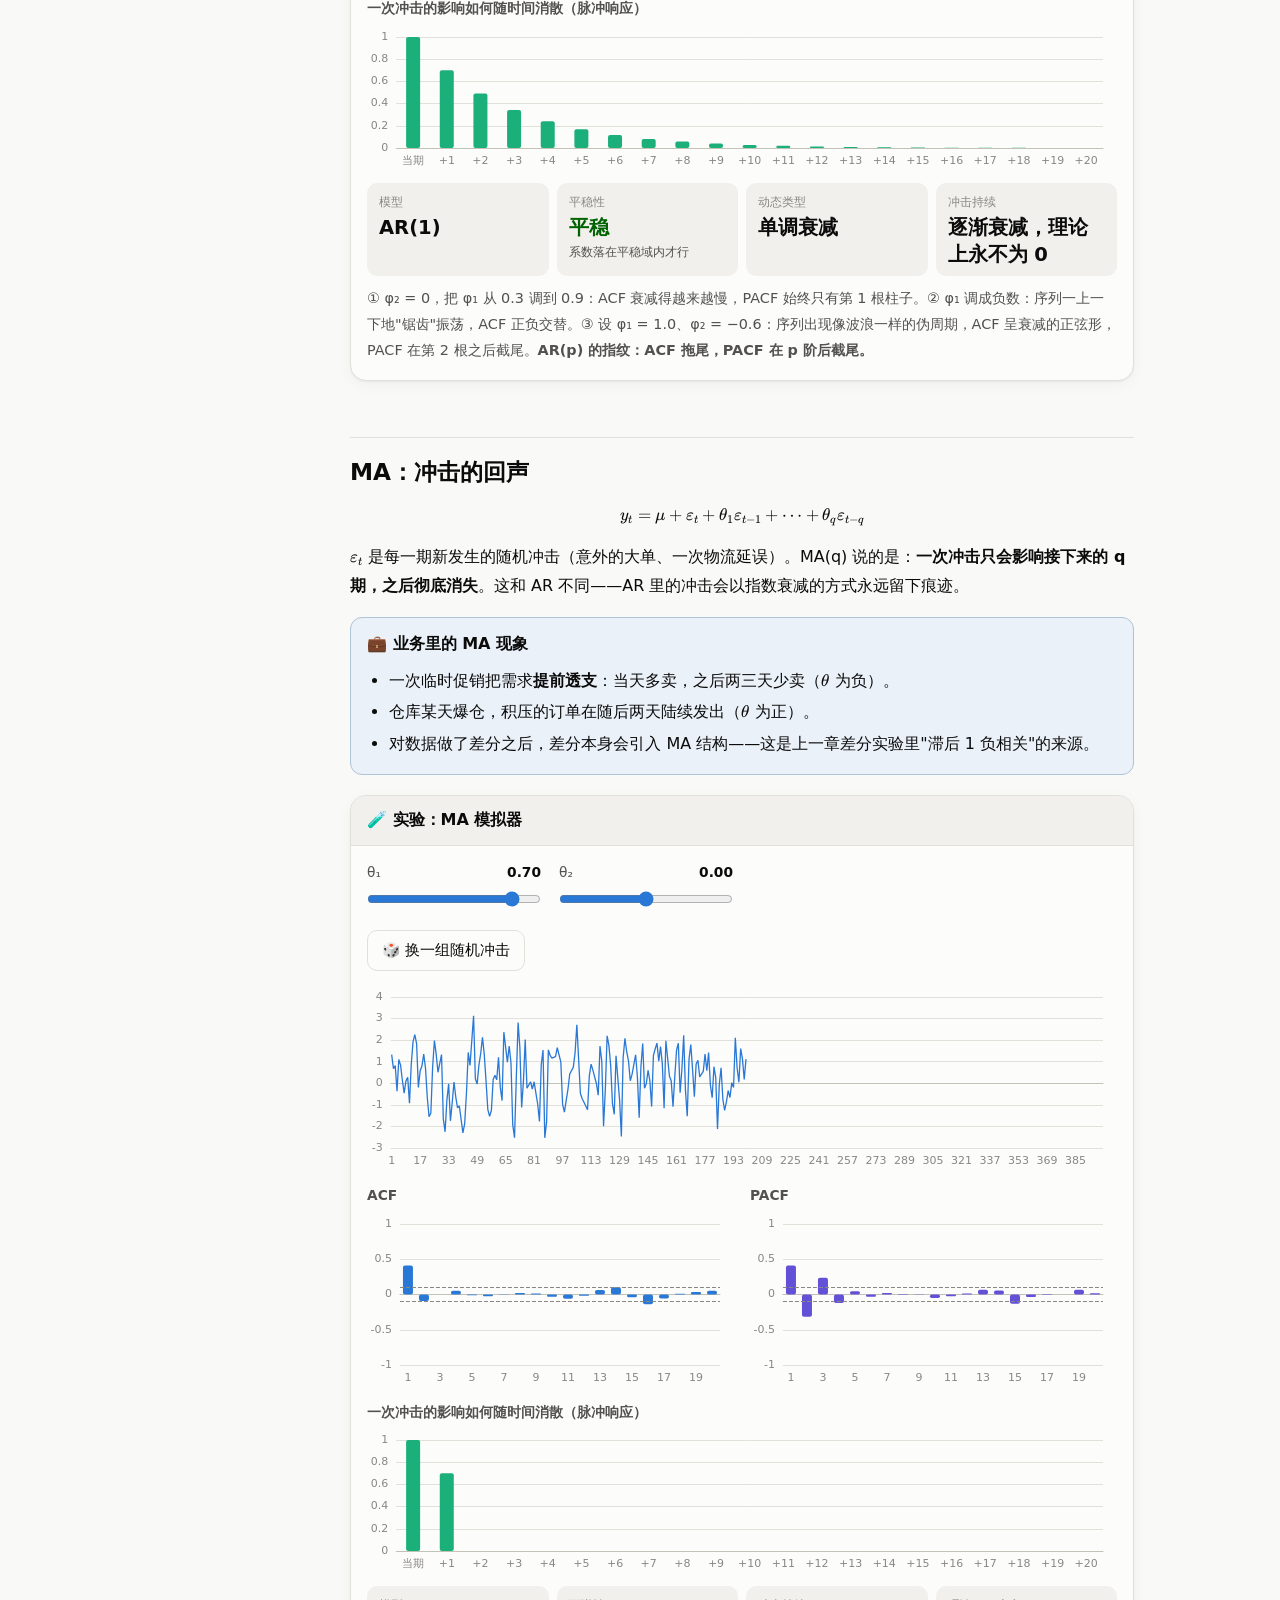
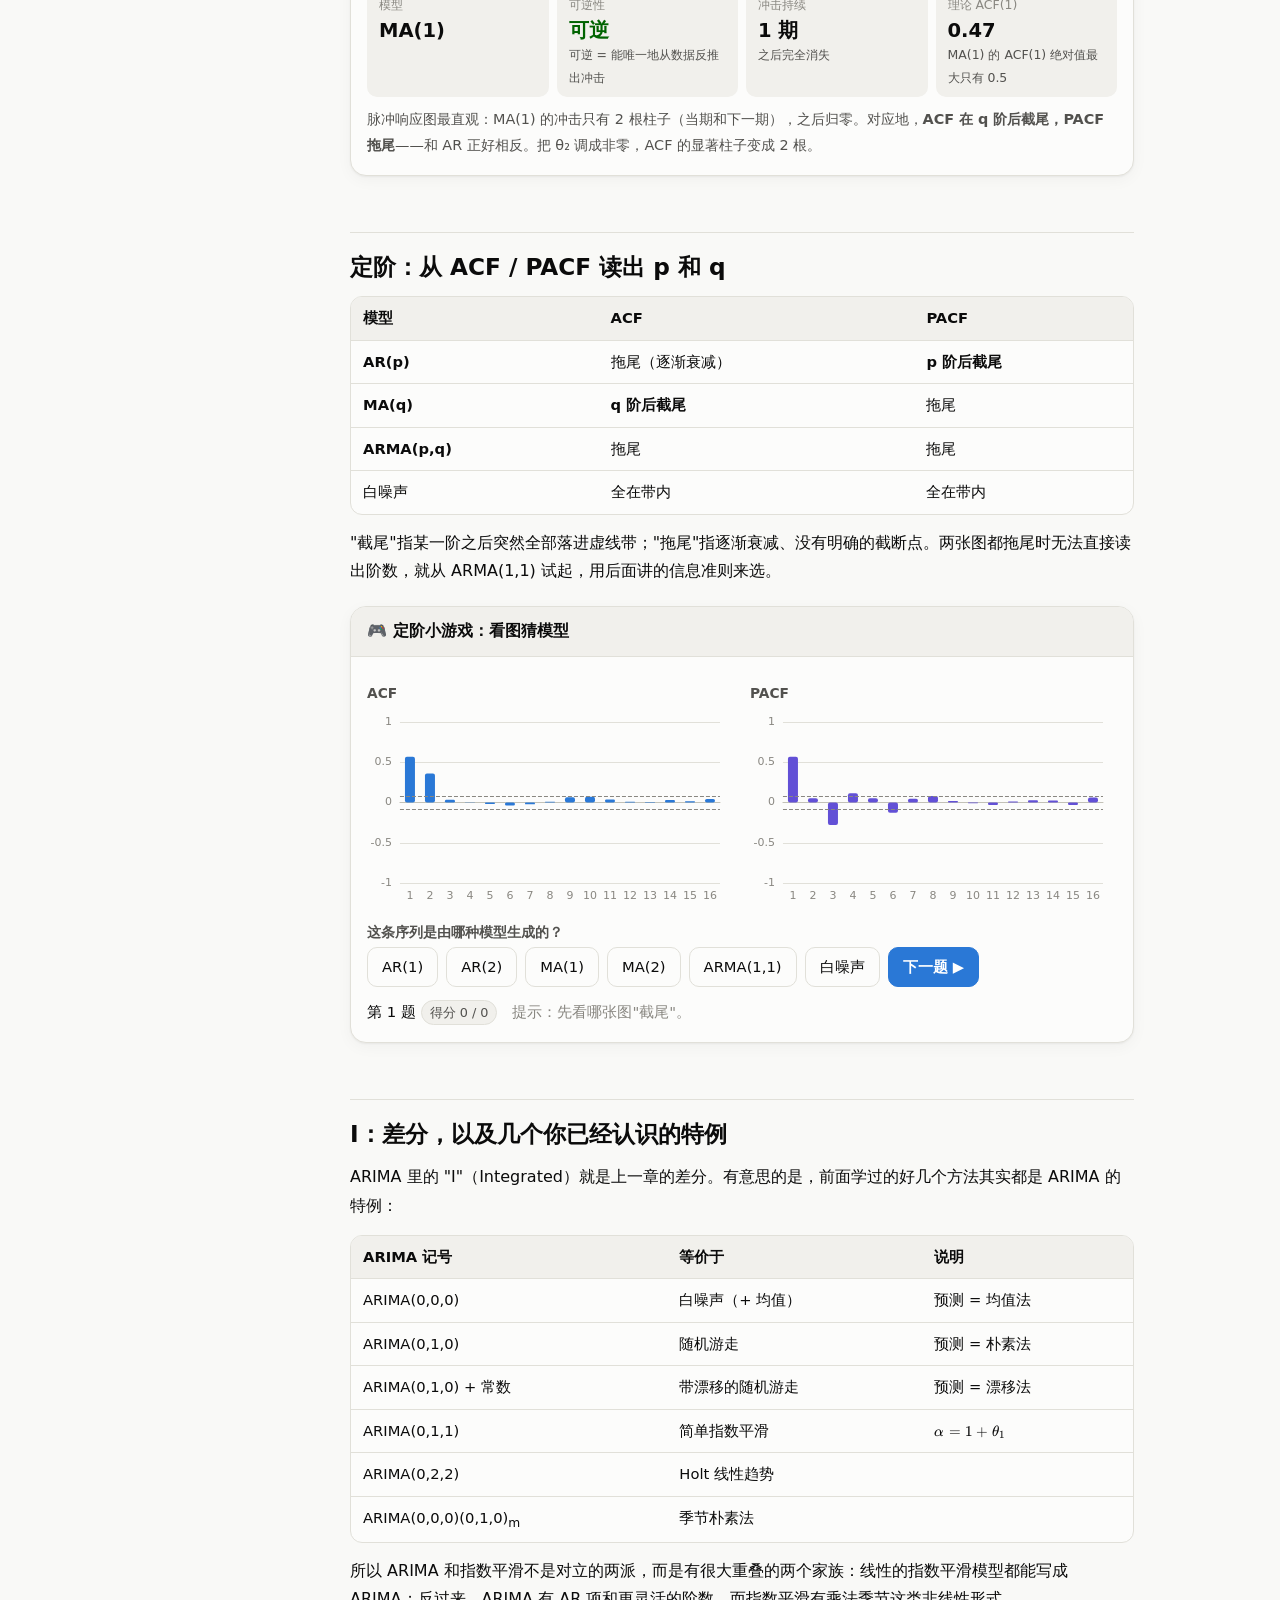
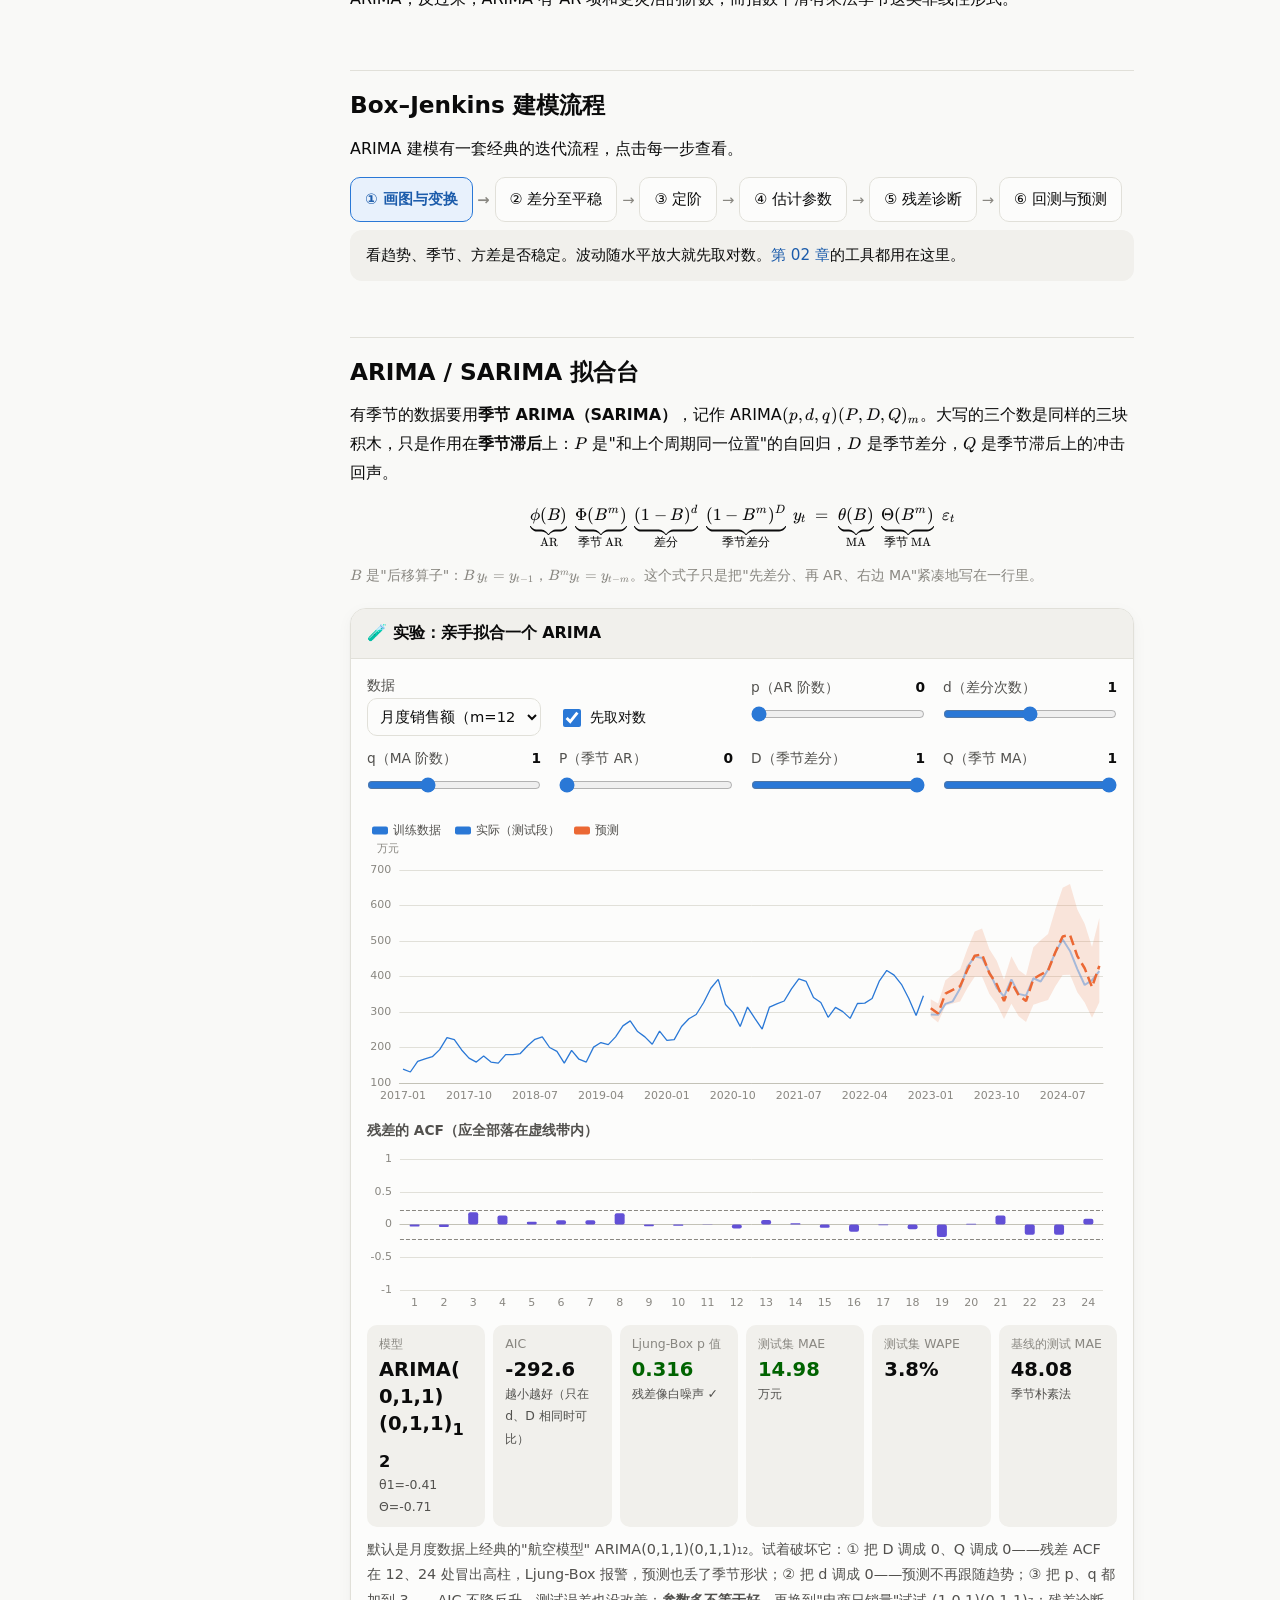
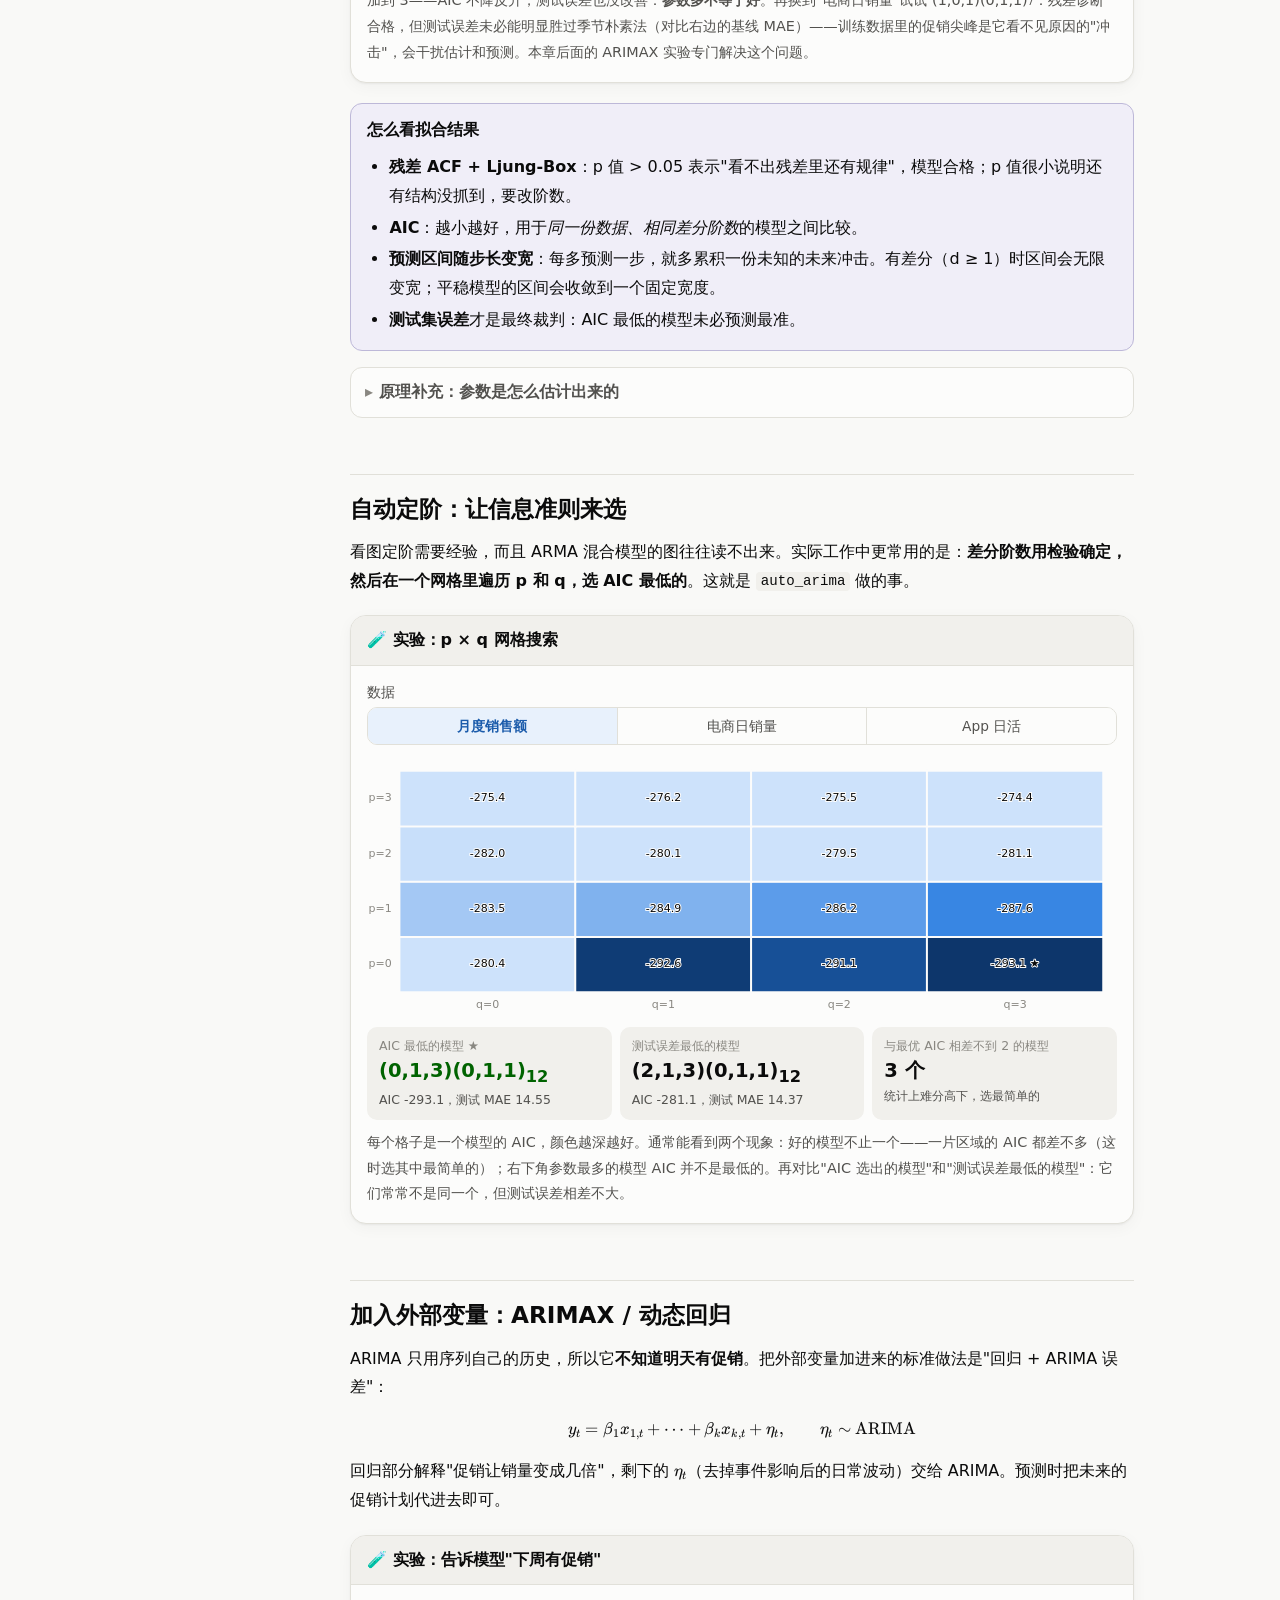
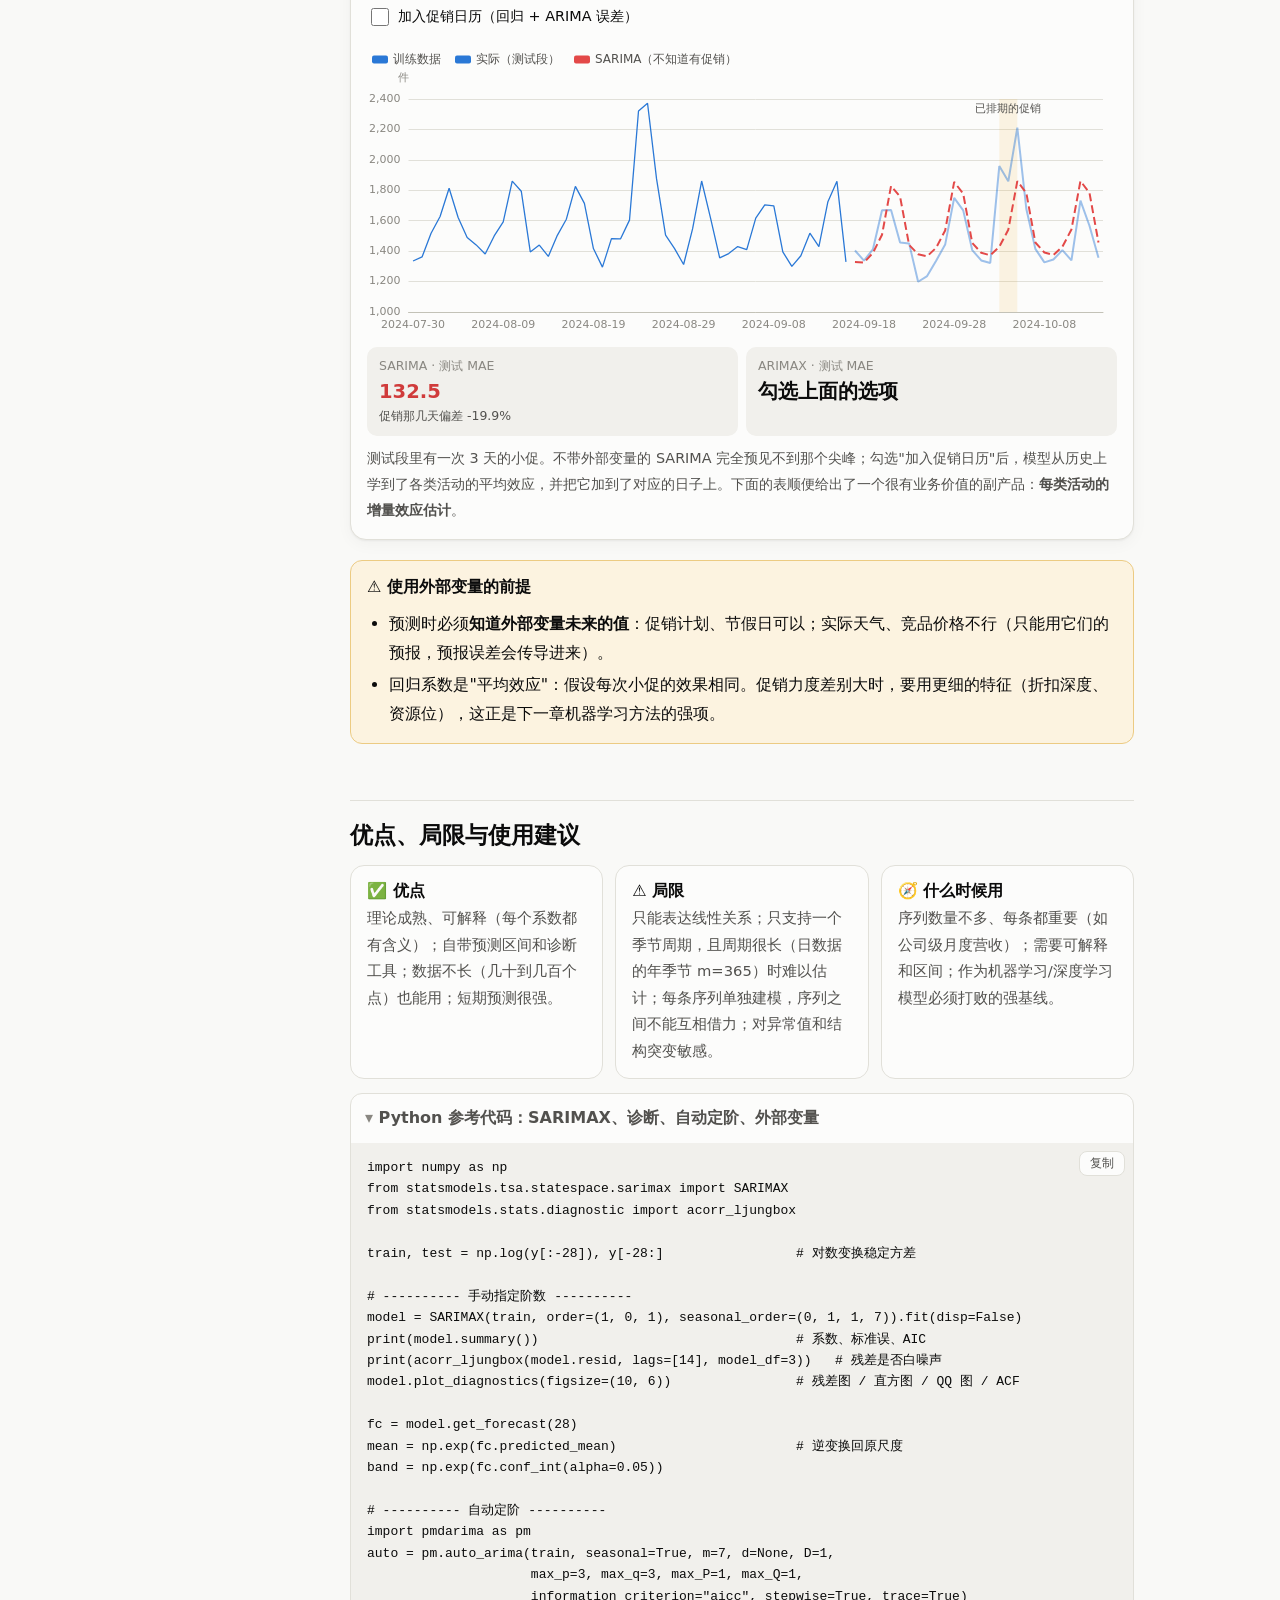
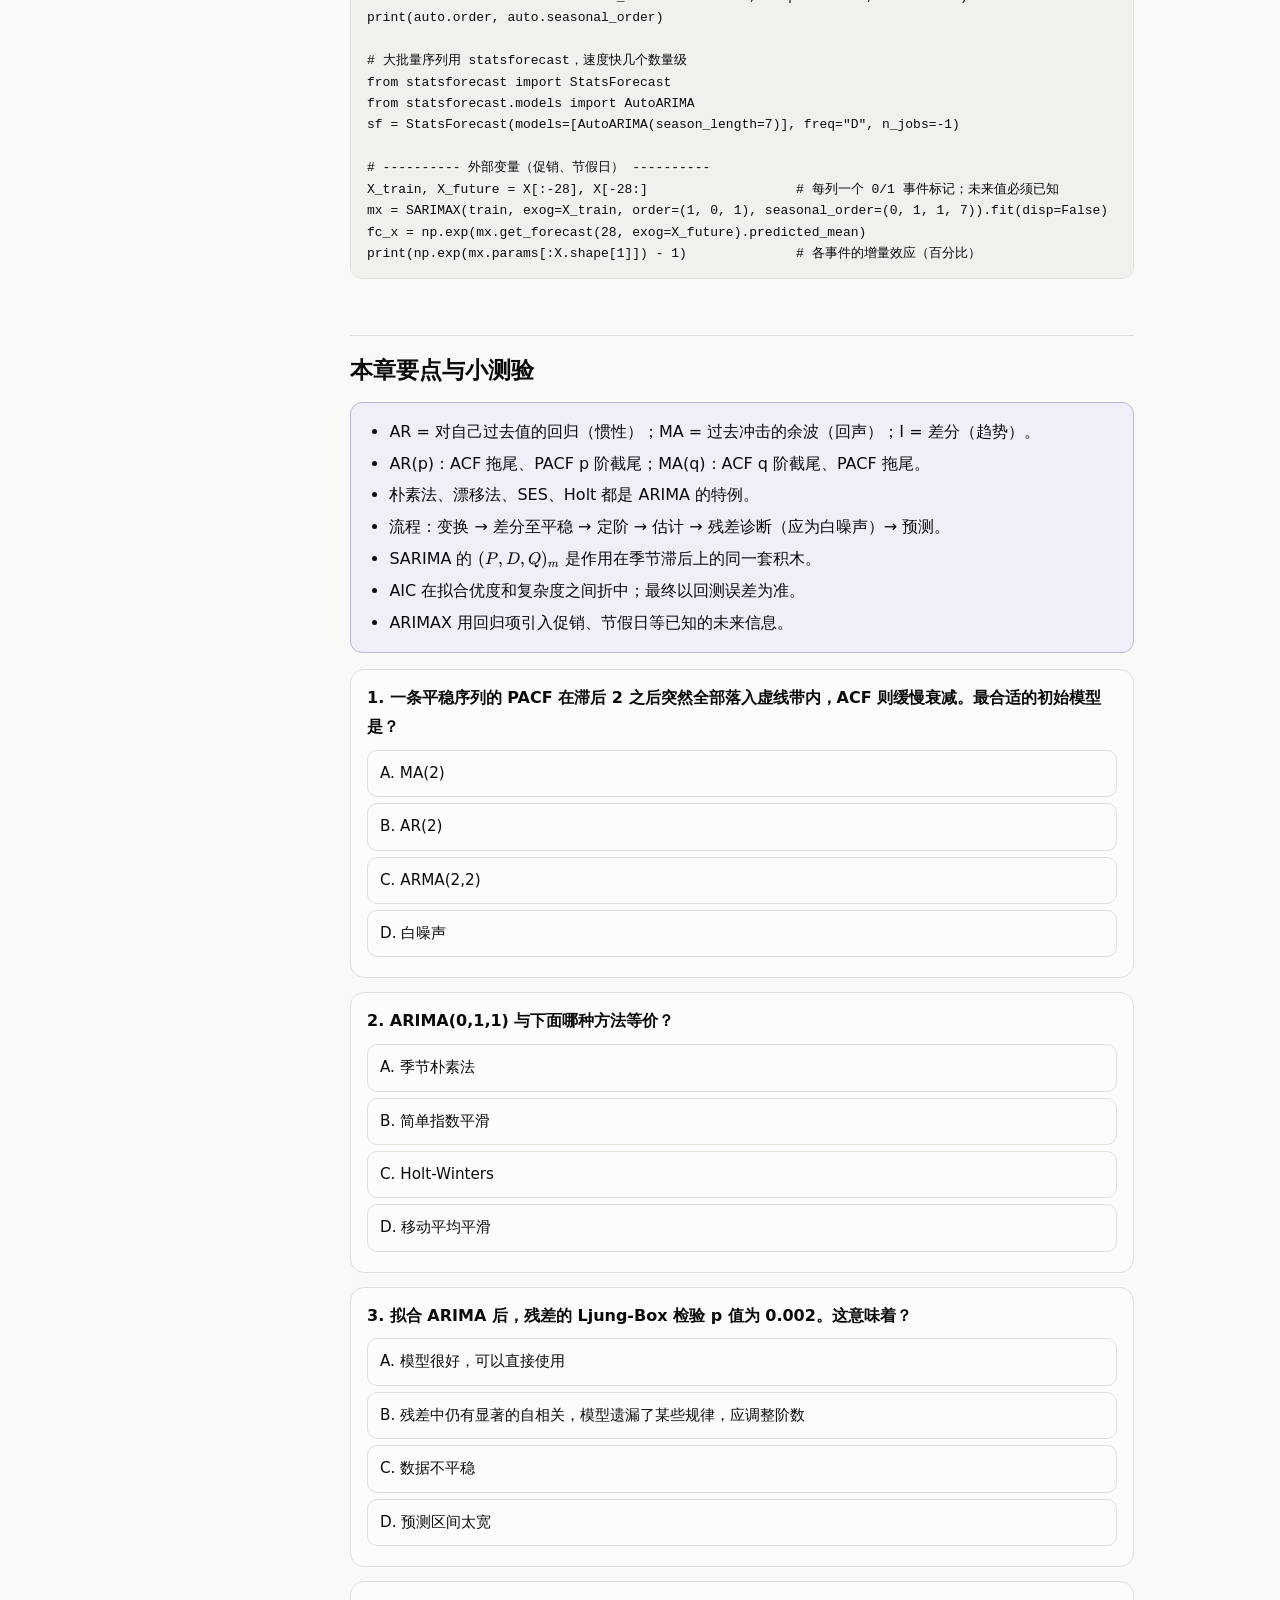
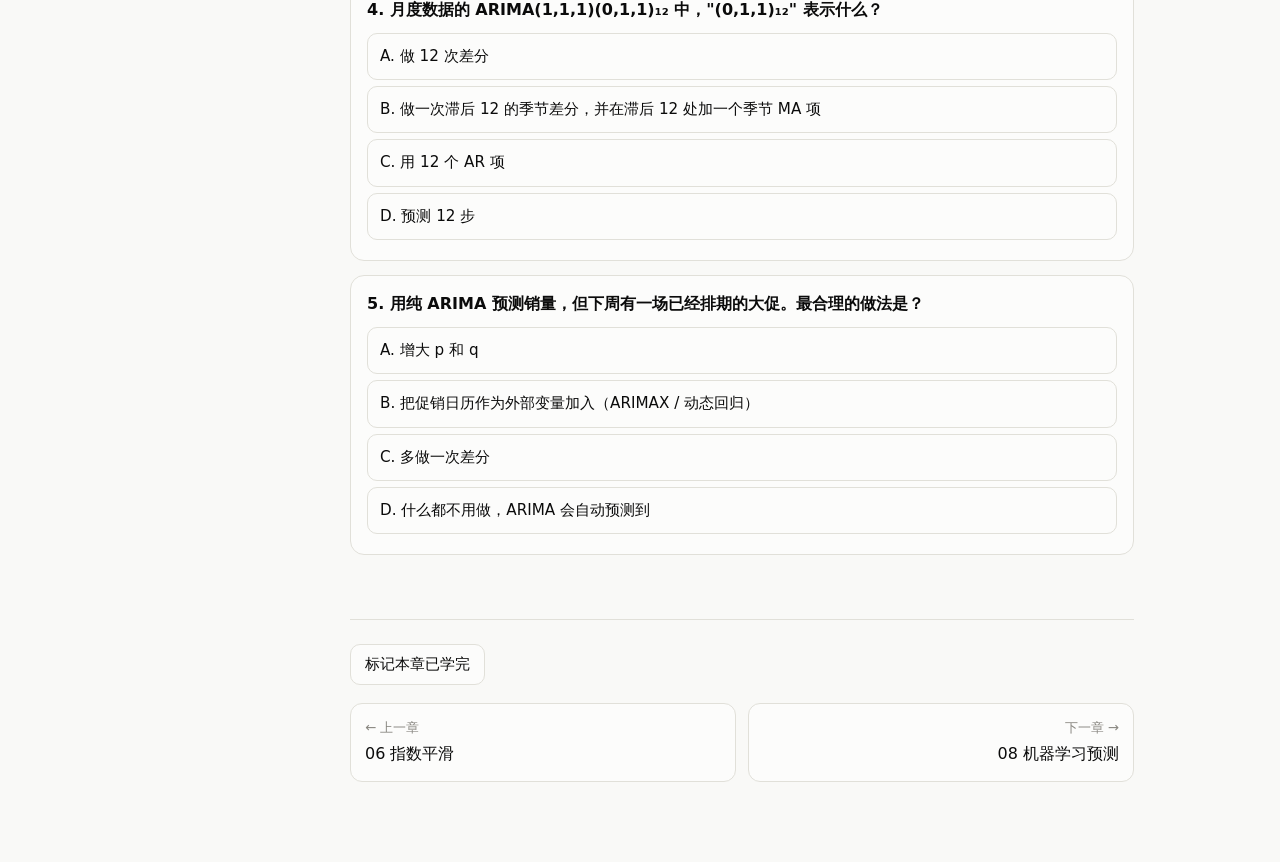
<file: chapters/07-arima.html>
<!doctype html>
<html lang="zh-CN">
<head>
<meta charset="utf-8">
<meta name="viewport" content="width=device-width,initial-scale=1">
<title>07 ARIMA 家族 · 时间序列实验室</title>
<link rel="stylesheet" href="../assets/vendor/katex/katex.min.css">
<link rel="stylesheet" href="../assets/css/style.css">
<script>try{var t=localStorage.getItem('tsl-theme');if(t)document.documentElement.dataset.theme=t}catch(e){}</script>
</head>
<body data-ch="07">
<main>
<p class="lead">ARIMA 是时间序列统计建模的"教科书模型"：它把一条序列的规律拆成三块——<strong>自回归（AR）</strong>、<strong>差分（I）</strong>、<strong>移动平均（MA）</strong>。前面几章学的平稳性、差分、ACF/PACF 都是为它准备的。学完这一章，你能读懂 <code>ARIMA(1,1,1)(0,1,1)<sub>7</sub></code> 这样的记号，知道每个数字是怎么定出来的，也知道它什么时候好用、什么时候该换别的方法。</p>

<section id="idea">
<h2>三块积木</h2>
<div class="cards">
  <div class="card"><h4>AR(p) · 自回归</h4><p>今天的值 = 过去 <em>p</em> 天的值的加权和 + 新的冲击。刻画"<strong>惯性</strong>"。</p></div>
  <div class="card"><h4>I(d) · 差分</h4><p>先做 <em>d</em> 次差分把序列变平稳，再建模。刻画"<strong>趋势</strong>"。</p></div>
  <div class="card"><h4>MA(q) · 移动平均</h4><p>今天的值 = 新的冲击 + 过去 <em>q</em> 次冲击的余波。刻画"<strong>冲击的回声</strong>"。</p></div>
</div>
<p><strong>ARIMA(p, d, q)</strong> 就是：对序列做 $d$ 次差分，然后用 $p$ 阶 AR 加 $q$ 阶 MA 来描述差分后的平稳序列。</p>
<div class="callout warn"><div class="hd">⚠️ 别被名字误导</div><p>这里的"移动平均（MA）模型"和第 02 章的"移动平均平滑"<strong>不是一回事</strong>。平滑是对<em>观测值</em>求平均；MA 模型是对<em>看不见的随机冲击</em>做加权。只是历史上撞了名。</p></div>
</section>

<section id="ar">
<h2>AR：今天像过去</h2>
$$y_t = c + \phi_1 y_{t-1} + \phi_2 y_{t-2} + \cdots + \phi_p y_{t-p} + \varepsilon_t$$
<p>就是用自己的过去值做线性回归。$\phi$ 的大小决定惯性强弱；AR(2) 在特定参数下还会产生<strong>伪周期</strong>——没有固定周期的起伏（像经济景气循环）。平稳的条件是系数不能太大：AR(1) 要求 $|\phi_1|&lt;1$；AR(2) 要求 $\phi_1+\phi_2&lt;1$、$\phi_2-\phi_1&lt;1$、$|\phi_2|&lt;1$。</p>
<div class="demo" id="ar-demo">
  <div class="demo-title">🧪 实验：AR 模拟器</div>
  <div class="demo-body">
    <div class="ctl"></div>
    <div class="chart" data-h="190"></div>
    <div class="grid2">
      <div><div class="chart-cap">ACF</div><div class="chart" data-h="180"></div></div>
      <div><div class="chart-cap">PACF</div><div class="chart" data-h="180"></div></div>
    </div>
    <div class="chart-cap">一次冲击的影响如何随时间消散（脉冲响应）</div>
    <div class="chart" data-h="150"></div>
    <div class="readout"></div>
    <p class="hint">① φ₂ = 0，把 φ₁ 从 0.3 调到 0.9：ACF 衰减得越来越慢，PACF 始终只有第 1 根柱子。② φ₁ 调成负数：序列一上一下地"锯齿"振荡，ACF 正负交替。③ 设 φ₁ = 1.0、φ₂ = −0.6：序列出现像波浪一样的伪周期，ACF 呈衰减的正弦形，PACF 在第 2 根之后截尾。<strong>AR(p) 的指纹：ACF 拖尾，PACF 在 p 阶后截尾。</strong></p>
  </div>
</div>
</section>

<section id="ma">
<h2>MA：冲击的回声</h2>
$$y_t = \mu + \varepsilon_t + \theta_1 \varepsilon_{t-1} + \cdots + \theta_q \varepsilon_{t-q}$$
<p>$\varepsilon_t$ 是每一期新发生的随机冲击（意外的大单、一次物流延误）。MA(q) 说的是：<strong>一次冲击只会影响接下来的 q 期，之后彻底消失</strong>。这和 AR 不同——AR 里的冲击会以指数衰减的方式永远留下痕迹。</p>
<div class="callout biz"><div class="hd">💼 业务里的 MA 现象</div>
<ul>
  <li>一次临时促销把需求<strong>提前透支</strong>：当天多卖，之后两三天少卖（$\theta$ 为负）。</li>
  <li>仓库某天爆仓，积压的订单在随后两天陆续发出（$\theta$ 为正）。</li>
  <li>对数据做了差分之后，差分本身会引入 MA 结构——这是上一章差分实验里"滞后 1 负相关"的来源。</li>
</ul></div>
<div class="demo" id="ma-demo">
  <div class="demo-title">🧪 实验：MA 模拟器</div>
  <div class="demo-body">
    <div class="ctl"></div>
    <div class="chart" data-h="190"></div>
    <div class="grid2">
      <div><div class="chart-cap">ACF</div><div class="chart" data-h="180"></div></div>
      <div><div class="chart-cap">PACF</div><div class="chart" data-h="180"></div></div>
    </div>
    <div class="chart-cap">一次冲击的影响如何随时间消散（脉冲响应）</div>
    <div class="chart" data-h="150"></div>
    <div class="readout"></div>
    <p class="hint">脉冲响应图最直观：MA(1) 的冲击只有 2 根柱子（当期和下一期），之后归零。对应地，<strong>ACF 在 q 阶后截尾，PACF 拖尾</strong>——和 AR 正好相反。把 θ₂ 调成非零，ACF 的显著柱子变成 2 根。</p>
  </div>
</div>
</section>

<section id="identify">
<h2>定阶：从 ACF / PACF 读出 p 和 q</h2>
<div class="tw"><table>
<thead><tr><th>模型</th><th>ACF</th><th>PACF</th></tr></thead>
<tbody>
<tr><td><strong>AR(p)</strong></td><td>拖尾（逐渐衰减）</td><td><strong>p 阶后截尾</strong></td></tr>
<tr><td><strong>MA(q)</strong></td><td><strong>q 阶后截尾</strong></td><td>拖尾</td></tr>
<tr><td><strong>ARMA(p,q)</strong></td><td>拖尾</td><td>拖尾</td></tr>
<tr><td>白噪声</td><td>全在带内</td><td>全在带内</td></tr>
</tbody></table></div>
<p>"截尾"指某一阶之后突然全部落进虚线带；"拖尾"指逐渐衰减、没有明确的截断点。两张图都拖尾时无法直接读出阶数，就从 ARMA(1,1) 试起，用后面讲的信息准则来选。</p>
<div class="demo" id="game">
  <div class="demo-title">🎮 定阶小游戏：看图猜模型</div>
  <div class="demo-body">
    <div class="grid2">
      <div><div class="chart-cap">ACF</div><div class="chart" data-h="200"></div></div>
      <div><div class="chart-cap">PACF</div><div class="chart" data-h="200"></div></div>
    </div>
    <div class="chart-cap" style="margin-top:12px">这条序列是由哪种模型生成的？</div>
    <div class="ctl"></div>
    <div class="readout"></div>
  </div>
</div>
</section>

<section id="i">
<h2>I：差分，以及几个你已经认识的特例</h2>
<p>ARIMA 里的 "I"（Integrated）就是上一章的差分。有意思的是，前面学过的好几个方法其实都是 ARIMA 的特例：</p>
<div class="tw"><table>
<thead><tr><th>ARIMA 记号</th><th>等价于</th><th>说明</th></tr></thead>
<tbody>
<tr><td>ARIMA(0,0,0)</td><td>白噪声（+ 均值）</td><td>预测 = 均值法</td></tr>
<tr><td>ARIMA(0,1,0)</td><td>随机游走</td><td>预测 = 朴素法</td></tr>
<tr><td>ARIMA(0,1,0) + 常数</td><td>带漂移的随机游走</td><td>预测 = 漂移法</td></tr>
<tr><td>ARIMA(0,1,1)</td><td>简单指数平滑</td><td>$\alpha = 1 + \theta_1$</td></tr>
<tr><td>ARIMA(0,2,2)</td><td>Holt 线性趋势</td><td></td></tr>
<tr><td>ARIMA(0,0,0)(0,1,0)<sub>m</sub></td><td>季节朴素法</td><td></td></tr>
</tbody></table></div>
<p>所以 ARIMA 和指数平滑不是对立的两派，而是有很大重叠的两个家族：线性的指数平滑模型都能写成 ARIMA；反过来，ARIMA 有 AR 项和更灵活的阶数，而指数平滑有乘法季节这类非线性形式。</p>
</section>

<section id="bj">
<h2>Box–Jenkins 建模流程</h2>
<p>ARIMA 建模有一套经典的迭代流程，点击每一步查看。</p>
<div id="flow"></div>
</section>

<section id="fit">
<h2>ARIMA / SARIMA 拟合台</h2>
<p>有季节的数据要用<strong>季节 ARIMA（SARIMA）</strong>，记作 ARIMA$(p,d,q)(P,D,Q)_m$。大写的三个数是同样的三块积木，只是作用在<strong>季节滞后</strong>上：$P$ 是"和上个周期同一位置"的自回归，$D$ 是季节差分，$Q$ 是季节滞后上的冲击回声。</p>
$$\underbrace{\phi(B)}_{\text{AR}}\;\underbrace{\Phi(B^m)}_{\text{季节 AR}}\;\underbrace{(1-B)^d}_{\text{差分}}\;\underbrace{(1-B^m)^D}_{\text{季节差分}}\;y_t \;=\; \underbrace{\theta(B)}_{\text{MA}}\;\underbrace{\Theta(B^m)}_{\text{季节 MA}}\;\varepsilon_t$$
<p class="small muted">$B$ 是"后移算子"：$B\,y_t = y_{t-1}$，$B^m y_t = y_{t-m}$。这个式子只是把"先差分、再 AR、右边 MA"紧凑地写在一行里。</p>
<div class="demo" id="fit-demo">
  <div class="demo-title">🧪 实验：亲手拟合一个 ARIMA</div>
  <div class="demo-body">
    <div class="ctl"></div>
    <div class="chart" data-h="290"></div>
    <div class="chart-cap">残差的 ACF（应全部落在虚线带内）</div>
    <div class="chart" data-h="170"></div>
    <div class="readout"></div>
    <p class="hint">默认是月度数据上经典的"航空模型" ARIMA(0,1,1)(0,1,1)₁₂。试着破坏它：① 把 D 调成 0、Q 调成 0——残差 ACF 在 12、24 处冒出高柱，Ljung-Box 报警，预测也丢了季节形状；② 把 d 调成 0——预测不再跟随趋势；③ 把 p、q 都加到 3——AIC 不降反升，测试误差也没改善：<strong>参数多不等于好</strong>。再换到"电商日销量"试试 (1,0,1)(0,1,1)₇：残差诊断合格，但测试误差未必能明显胜过季节朴素法（对比右边的基线 MAE）——训练数据里的促销尖峰是它看不见原因的"冲击"，会干扰估计和预测。本章后面的 ARIMAX 实验专门解决这个问题。</p>
  </div>
</div>
<div class="callout key">
  <div class="hd">怎么看拟合结果</div>
  <ul>
    <li><strong>残差 ACF + Ljung-Box</strong>：p 值 &gt; 0.05 表示"看不出残差里还有规律"，模型合格；p 值很小说明还有结构没抓到，要改阶数。</li>
    <li><strong>AIC</strong>：越小越好，用于<em>同一份数据、相同差分阶数</em>的模型之间比较。</li>
    <li><strong>预测区间随步长变宽</strong>：每多预测一步，就多累积一份未知的未来冲击。有差分（d ≥ 1）时区间会无限变宽；平稳模型的区间会收敛到一个固定宽度。</li>
    <li><strong>测试集误差</strong>才是最终裁判：AIC 最低的模型未必预测最准。</li>
  </ul>
</div>
<details class="code"><summary>原理补充：参数是怎么估计出来的</summary>
<pre><code>给定一组系数 (φ, θ)，可以从头到尾"重放"一遍数据，递推出每一期的冲击：

    e_t = y_t − (φ1·y_{t-1} + … ) − (θ1·e_{t-1} + … )

e_t 就是"模型没预料到的部分"（一步预测误差）。

· 条件平方和（CSS）：找让 Σ e_t² 最小的系数            ← 本页面用的方法
· 极大似然（MLE）   ：假设 e_t 服从正态分布，找让数据出现概率最大的系数
                      （statsmodels 默认，用卡尔曼滤波精确计算）

两者在数据较长时结果几乎相同。因为 e_t 依赖 e_{t-1}（递归），目标函数对系数
不是二次的，没有解析解，只能用数值优化一步步搜索。

AIC = −2·log(似然) + 2·(参数个数)：拟合越好第一项越小，参数越多第二项越大。</code></pre></details>
</section>

<section id="auto">
<h2>自动定阶：让信息准则来选</h2>
<p>看图定阶需要经验，而且 ARMA 混合模型的图往往读不出来。实际工作中更常用的是：<strong>差分阶数用检验确定，然后在一个网格里遍历 p 和 q，选 AIC 最低的</strong>。这就是 <code>auto_arima</code> 做的事。</p>
<div class="demo" id="auto-demo">
  <div class="demo-title">🧪 实验：p × q 网格搜索</div>
  <div class="demo-body">
    <div class="ctl"></div>
    <div class="chart" data-h="260"></div>
    <div class="readout"></div>
    <p class="hint">每个格子是一个模型的 AIC，颜色越深越好。通常能看到两个现象：好的模型不止一个——一片区域的 AIC 都差不多（这时选其中最简单的）；右下角参数最多的模型 AIC 并不是最低的。再对比"AIC 选出的模型"和"测试误差最低的模型"：它们常常不是同一个，但测试误差相差不大。</p>
  </div>
</div>
</section>

<section id="arimax">
<h2>加入外部变量：ARIMAX / 动态回归</h2>
<p>ARIMA 只用序列自己的历史，所以它<strong>不知道明天有促销</strong>。把外部变量加进来的标准做法是"回归 + ARIMA 误差"：</p>
$$y_t = \beta_1 x_{1,t} + \cdots + \beta_k x_{k,t} + \eta_t,\qquad \eta_t \sim \text{ARIMA}$$
<p>回归部分解释"促销让销量变成几倍"，剩下的 $\eta_t$（去掉事件影响后的日常波动）交给 ARIMA。预测时把未来的促销计划代进去即可。</p>
<div class="demo" id="arimax-demo">
  <div class="demo-title">🧪 实验：告诉模型"下周有促销"</div>
  <div class="demo-body">
    <div class="ctl"></div>
    <div class="chart" data-h="290"></div>
    <div class="readout"></div>
    <p class="hint">测试段里有一次 3 天的小促。不带外部变量的 SARIMA 完全预见不到那个尖峰；勾选"加入促销日历"后，模型从历史上学到了各类活动的平均效应，并把它加到了对应的日子上。下面的表顺便给出了一个很有业务价值的副产品：<strong>每类活动的增量效应估计</strong>。</p>
  </div>
</div>
<div class="callout warn"><div class="hd">⚠️ 使用外部变量的前提</div>
<ul>
  <li>预测时必须<strong>知道外部变量未来的值</strong>：促销计划、节假日可以；实际天气、竞品价格不行（只能用它们的预报，预报误差会传导进来）。</li>
  <li>回归系数是"平均效应"：假设每次小促的效果相同。促销力度差别大时，要用更细的特征（折扣深度、资源位），这正是下一章机器学习方法的强项。</li>
</ul></div>
</section>

<section id="limits">
<h2>优点、局限与使用建议</h2>
<div class="cards">
  <div class="card"><h4>✅ 优点</h4><p>理论成熟、可解释（每个系数都有含义）；自带预测区间和诊断工具；数据不长（几十到几百个点）也能用；短期预测很强。</p></div>
  <div class="card"><h4>⚠️ 局限</h4><p>只能表达线性关系；只支持一个季节周期，且周期很长（日数据的年季节 m=365）时难以估计；每条序列单独建模，序列之间不能互相借力；对异常值和结构突变敏感。</p></div>
  <div class="card"><h4>🧭 什么时候用</h4><p>序列数量不多、每条都重要（如公司级月度营收）；需要可解释和区间；作为机器学习/深度学习模型必须打败的强基线。</p></div>
</div>
<details class="code" open><summary>Python 参考代码：SARIMAX、诊断、自动定阶、外部变量</summary>
<pre><code>import numpy as np
from statsmodels.tsa.statespace.sarimax import SARIMAX
from statsmodels.stats.diagnostic import acorr_ljungbox

train, test = np.log(y[:-28]), y[-28:]                 # 对数变换稳定方差

# ---------- 手动指定阶数 ----------
model = SARIMAX(train, order=(1, 0, 1), seasonal_order=(0, 1, 1, 7)).fit(disp=False)
print(model.summary())                                 # 系数、标准误、AIC
print(acorr_ljungbox(model.resid, lags=[14], model_df=3))   # 残差是否白噪声
model.plot_diagnostics(figsize=(10, 6))                # 残差图 / 直方图 / QQ 图 / ACF

fc = model.get_forecast(28)
mean = np.exp(fc.predicted_mean)                       # 逆变换回原尺度
band = np.exp(fc.conf_int(alpha=0.05))

# ---------- 自动定阶 ----------
import pmdarima as pm
auto = pm.auto_arima(train, seasonal=True, m=7, d=None, D=1,
                     max_p=3, max_q=3, max_P=1, max_Q=1,
                     information_criterion="aicc", stepwise=True, trace=True)
print(auto.order, auto.seasonal_order)

# 大批量序列用 statsforecast，速度快几个数量级
from statsforecast import StatsForecast
from statsforecast.models import AutoARIMA
sf = StatsForecast(models=[AutoARIMA(season_length=7)], freq="D", n_jobs=-1)

# ---------- 外部变量（促销、节假日） ----------
X_train, X_future = X[:-28], X[-28:]                   # 每列一个 0/1 事件标记；未来值必须已知
mx = SARIMAX(train, exog=X_train, order=(1, 0, 1), seasonal_order=(0, 1, 1, 7)).fit(disp=False)
fc_x = np.exp(mx.get_forecast(28, exog=X_future).predicted_mean)
print(np.exp(mx.params[:X.shape[1]]) - 1)              # 各事件的增量效应（百分比）</code></pre></details>
</section>

<section id="summary">
<h2>本章要点与小测验</h2>
<div class="callout key">
<ul>
  <li>AR = 对自己过去值的回归（惯性）；MA = 过去冲击的余波（回声）；I = 差分（趋势）。</li>
  <li>AR(p)：ACF 拖尾、PACF p 阶截尾；MA(q)：ACF q 阶截尾、PACF 拖尾。</li>
  <li>朴素法、漂移法、SES、Holt 都是 ARIMA 的特例。</li>
  <li>流程：变换 → 差分至平稳 → 定阶 → 估计 → 残差诊断（应为白噪声）→ 预测。</li>
  <li>SARIMA 的 $(P,D,Q)_m$ 是作用在季节滞后上的同一套积木。</li>
  <li>AIC 在拟合优度和复杂度之间折中；最终以回测误差为准。</li>
  <li>ARIMAX 用回归项引入促销、节假日等已知的未来信息。</li>
</ul>
</div>
<div id="quiz"></div>
</section>
</main>

<script src="../assets/vendor/echarts.min.js"></script>
<script src="../assets/vendor/katex/katex.min.js"></script>
<script src="../assets/vendor/katex/auto-render.min.js"></script>
<script src="../assets/js/tslib.js"></script>
<script src="../assets/js/site.js"></script>
<script>
const { S } = Site;
function corrBars(vals, n, name, slot) {
  const band = 1.96 / Math.sqrt(n), ser = S.bar(name, vals.slice(1).map(v => +v.toFixed(3)), { c: slot || 0, maxW: 10 });
  ser.markLine = S.hline([band, -band], { c: Site.pal().muted });
  return { xAxis: { data: vals.slice(1).map((_, i) => i + 1) }, yAxis: { min: -1, max: 1, scale: false }, legend: false, series: [ser] };
}
const stationary2 = (a, b) => Math.abs(b) < 1 && a + b < 1 && b - a < 1; // AR(2) 平稳域（MA 的可逆域把系数取负后相同）

/* ---------- AR / MA 模拟器（同一套代码） ---------- */
function armaDemo(id, kind) {
  const isAR = kind === 'ar', sym = isAR ? 'φ' : 'θ';
  Site.demo(id, {
    controls: [
      { k: 'c1', label: sym + '₁', min: isAR ? -1.5 : -0.95, max: isAR ? 1.5 : 0.95, step: 0.05, value: 0.7, fmt: v => v.toFixed(2) },
      { k: 'c2', label: sym + '₂', min: -0.95, max: 0.95, step: 0.05, value: 0, fmt: v => v.toFixed(2) },
      { act: 'regen', label: '🎲 换一组随机冲击', run: s => { s.seed = (s.seed || 1) + 1; } },
    ],
    render(s, d) {
      const n = 400, K = 20, co = s.c2 !== 0 ? [s.c1, s.c2] : [s.c1], ok = isAR ? stationary2(s.c1, s.c2) : stationary2(-s.c1, -s.c2);
      let x;
      if (isAR && !ok) { const r = TS.rng(s.seed || 1); x = [0, 0]; for (let t = 2; t < 60; t++) x.push(s.c1 * x[t - 1] + s.c2 * x[t - 2] + r.n()); }
      else x = TS.simArma(n, isAR ? co : [], isAR ? [] : co, TS.rng((s.seed || 1) + (isAR ? 0 : 50)));
      d.chart(0, { xAxis: { data: x.map((_, i) => i + 1) }, yAxis: {}, legend: false, tooltip: false, series: [S.line('模拟序列', x.slice(0, 200).map(v => +v.toFixed(2)), { c: 0, w: 1.3 })] });
      d.chart(1, corrBars(TS.acf(x, K), x.length, 'ACF', 0));
      d.chart(2, corrBars(TS.pacf(x, K), x.length, 'PACF', 6));
      const psi = [1]; for (let j = 1; j <= 20; j++) psi.push(isAR ? (s.c1 * psi[j - 1] + (j >= 2 ? s.c2 * psi[j - 2] : 0)) : (j === 1 ? s.c1 : j === 2 ? s.c2 : 0));
      d.chart(3, { xAxis: { data: psi.map((_, j) => (j === 0 ? '当期' : '+' + j)) }, yAxis: {}, legend: false, series: [S.bar('冲击的影响', psi.map(v => +Math.max(-50, Math.min(50, v)).toFixed(3)), { c: 2, maxW: 14 })] });
      const order = s.c2 !== 0 ? 2 : 1, tiles = [['模型', (isAR ? 'AR(' : 'MA(') + order + ')'], [isAR ? '平稳性' : '可逆性', ok ? (isAR ? '平稳' : '可逆') : (isAR ? '不平稳（爆炸）' : '不可逆'), isAR ? '系数落在平稳域内才行' : '可逆 = 能唯一地从数据反推出冲击', ok ? 'good' : 'bad']];
      if (isAR) {
        const disc = s.c1 * s.c1 + 4 * s.c2;
        tiles.push(['动态类型', disc < 0 ? '伪周期振荡' : s.c1 < 0 && s.c2 === 0 ? '锯齿振荡' : '单调衰减', disc < 0 && ok ? '平均周期约 ' + (2 * Math.PI / Math.acos(s.c1 / (2 * Math.sqrt(-s.c2)))).toFixed(1) + ' 步' : '']);
        tiles.push(['冲击持续', ok ? '逐渐衰减，理论上永不为 0' : '越滚越大']);
      } else tiles.push(['冲击持续', order + ' 期', '之后完全消失'], ['理论 ACF(1)', ((s.c1 + s.c1 * s.c2) / (1 + s.c1 * s.c1 + s.c2 * s.c2)).toFixed(2), 'MA(1) 的 ACF(1) 绝对值最大只有 0.5']);
      d.out(Site.tiles(tiles));
    },
  });
}
armaDemo('ar-demo', 'ar');
armaDemo('ma-demo', 'ma');

/* ---------- 定阶小游戏 ---------- */
const POOL = [
  ['AR(1)', [0.75], [], 'PACF 只有第 1 根显著（截尾），ACF 逐渐衰减（拖尾）。'],
  ['AR(1)', [-0.65], [], 'PACF 只有第 1 根显著且为负，ACF 正负交替地衰减。'],
  ['AR(2)', [0.5, 0.35], [], 'PACF 前 2 根显著后截尾，ACF 拖尾。'],
  ['AR(2)', [1.0, -0.55], [], 'ACF 呈衰减的波浪形（伪周期），PACF 在 2 阶后截尾。'],
  ['MA(1)', [], [0.8], 'ACF 只有第 1 根显著（截尾），PACF 正负交替地拖尾。'],
  ['MA(1)', [], [-0.7], 'ACF 只有第 1 根显著且为负，PACF 拖尾。'],
  ['MA(2)', [], [0.6, 0.55], 'ACF 前 2 根显著后截尾，PACF 拖尾。'],
  ['ARMA(1,1)', [0.75], [0.6], 'ACF 和 PACF 都是逐渐衰减，没有明确的截断点。'],
  ['白噪声', [], [], '两张图的柱子都落在虚线带内（偶尔一根略微出界属正常）。'],
];
const ANS = ['AR(1)', 'AR(2)', 'MA(1)', 'MA(2)', 'ARMA(1,1)', '白噪声'];
Site.demo('game', {
  controls: ANS.map(a => ({ act: 'a' + a, label: a, run: s => { if (!s.guess) { s.total++; if (a === s.truth) s.right++; } s.guess = a; } }))
    .concat([{ act: 'next', label: '下一题 ▶', primary: true, run: s => { s.q++; s.guess = null; } }]),
  setup(s) { s.q = 0; s.right = 0; s.total = 0; s.guess = null; },
  render(s, d) {
    const r = TS.rng(31 + s.q * 7), m = POOL[(r.int(0, 999) + s.q * 4) % POOL.length], x = TS.simArma(600, m[1], m[2], r);
    s.truth = m[0];
    d.chart(0, corrBars(TS.acf(x, 16), 600, 'ACF', 0));
    d.chart(1, corrBars(TS.pacf(x, 16), 600, 'PACF', 6));
    const score = `<span class="tag">得分 ${s.right} / ${s.total}</span>`;
    if (!s.guess) d.out(`第 ${s.q + 1} 题 ${score}　<span class="muted">提示：先看哪张图"截尾"。</span>`);
    else d.out(`<div class="callout ${s.guess === s.truth ? 'tip' : 'warn'}" style="margin:0"><strong>${s.guess === s.truth ? '✓ 答对了' : '✗ 你选的是 ' + s.guess}，正确答案：${s.truth}</strong>${m[1].length || m[2].length ? '（真实系数 ' + [].concat(m[1].map(v => 'φ=' + v), m[2].map(v => 'θ=' + v)).join('，') + '）' : ''}。${m[3]} ${score}</div>`);
  },
});

/* ---------- Box–Jenkins ---------- */
Site.flow('flow', [
  { t: '① 画图与变换', d: '<p>看趋势、季节、方差是否稳定。波动随水平放大就先取对数。<a href="02-eda.html">第 02 章</a>的工具都用在这里。</p>' },
  { t: '② 差分至平稳', d: '<p>有趋势做一阶差分（d），有季节做季节差分（D）。用 ADF/KPSS 和 ACF 确认；注意别差分过头（<a href="04-stationarity.html">第 04 章</a>）。</p>' },
  { t: '③ 定阶', d: '<p>在差分后的平稳序列上看 ACF/PACF：PACF 在 p 阶截尾 → AR(p)；ACF 在 q 阶截尾 → MA(q)；季节滞后处（m、2m）的柱子决定 P、Q。看不出来就用信息准则在小网格里搜。</p>' },
  { t: '④ 估计参数', d: '<p>用极大似然（或条件平方和）求系数。软件一行代码完成。关注：系数是否显著、是否接近平稳/可逆的边界（接近 ±1 往往说明差分阶数不对）。</p>' },
  { t: '⑤ 残差诊断', d: '<p>残差应是白噪声：ACF 落在带内、Ljung-Box 的 p 值不小、没有明显异常点。<strong>不合格就回到第 ③ 步改阶数</strong>——这是一个迭代过程。</p>' },
  { t: '⑥ 回测与预测', d: '<p>诊断合格只说明"样本内没有剩余规律"。还要用<a href="05-evaluation.html">滚动回测</a>确认样本外的预测确实优于基线，然后再用全部数据重新拟合并预测。</p>' },
], 0);

/* ---------- 拟合台 ---------- */
const FIT_DATA = {
  monthly: () => { const ds = TS.data.monthly(); return { m: 12, unit: '万元', x: ds.dates, train: ds.y.slice(0, 96), test: ds.y.slice(96), show: 72, def: [0, 1, 1, 0, 1, 1] }; },
  retail: () => { const ds = TS.data.retail(); return { m: 7, unit: '件', x: ds.dates.slice(612, 1004), train: ds.y.slice(612, 976), test: ds.y.slice(976, 1004), show: 70, def: [1, 0, 1, 0, 1, 1] }; },
  dau: () => { const ds = TS.data.dau(); return { m: 7, unit: '人', x: ds.dates.slice(0, 460), train: ds.y.slice(0, 432), test: ds.y.slice(432, 460), show: 70, def: [0, 1, 1, 0, 1, 1] }; },
  stock: () => { const ds = TS.data.stock(); return { m: 5, unit: '元', x: ds.dates, train: ds.y.slice(0, 480), test: ds.y.slice(480), show: 100, def: [0, 1, 0, 0, 0, 0] }; },
};
const ORD = ['p', 'd', 'q', 'P', 'D', 'Q'];
Site.demo('fit-demo', {
  controls: [
    { k: 'ds', label: '数据', type: 'select', options: [['monthly', '月度销售额（m=12）'], ['retail', '电商日销量（m=7）'], ['dau', 'App 日活（m=7）'], ['stock', '股价（随机游走）']] },
    { k: 'log', label: '先取对数', type: 'check', value: true },
    { k: 'p', label: 'p（AR 阶数）', min: 0, max: 3, step: 1, value: 0 }, { k: 'd', label: 'd（差分次数）', min: 0, max: 2, step: 1, value: 1 }, { k: 'q', label: 'q（MA 阶数）', min: 0, max: 3, step: 1, value: 1 },
    { k: 'P', label: 'P（季节 AR）', min: 0, max: 1, step: 1, value: 0 }, { k: 'D', label: 'D（季节差分）', min: 0, max: 1, step: 1, value: 1 }, { k: 'Q', label: 'Q（季节 MA）', min: 0, max: 1, step: 1, value: 1 },
  ],
  render(s, d, changed) {
    const D = FIT_DATA[s.ds](), m = D.m, h = D.test.length, n = D.train.length;
    if (changed === 'ds') D.def.forEach((v, i) => d.set(ORD[i], v)); // 切换数据时载入该数据的经典阶数
    const tf = s.log ? Math.log : v => v, inv = s.log ? Math.exp : v => v;
    let fit;
    try { fit = TS.arima(D.train.map(tf), { p: s.p, d: s.d, q: s.q, P: s.P, D: s.D, Q: s.Q, s: m }); }
    catch (e) { d.out(`<span class="tag bad">${Site.esc(e.message)}</span>`); return; }
    const fc = fit.forecast(h), mean = fc.mean.map(inv), v0 = n - D.show, pad = new Array(D.show).fill(null), k = s.p + s.q + s.P + s.Q;
    d.chart(0, { xAxis: { data: D.x.slice(v0) }, yAxis: { name: D.unit },
      series: [S.line('训练数据', D.train.slice(v0).concat(new Array(h).fill(null)), { c: 0, w: 1.3 }), S.line('实际（测试段）', pad.concat(D.test), { c: 0, op: 0.4 }),
        S.line('预测', pad.concat(mean.map(v => +v.toFixed(1))), { c: 1, dash: true, w: 2.5 }), ...S.band(pad.concat(fc.lo.map(inv)), pad.concat(fc.hi.map(inv)), { c: 1 })] });
    const K = Math.min(Math.max(2 * m, 20), 28), lb = TS.ljungBox(fit.resid, K, k);
    d.chart(1, corrBars(TS.acf(fit.resid, K), fit.resid.length, '残差 ACF', 6));
    const mt = TS.metrics(D.test, mean, { train: D.train, m }), sn = TS.metrics(D.test, TS.fc.snaive(D.train, h, m)), nv = TS.metrics(D.test, TS.fc.naive(D.train, h));
    const co = [].concat(fit.coef.ar.map((v, i) => `φ${i + 1}=${v.toFixed(2)}`), fit.coef.ma.map((v, i) => `θ${i + 1}=${v.toFixed(2)}`), fit.coef.sar.map(v => `Φ=${v.toFixed(2)}`), fit.coef.sma.map(v => `Θ=${v.toFixed(2)}`));
    const name = `ARIMA(${s.p},${s.d},${s.q})` + (s.P || s.D || s.Q ? `(${s.P},${s.D},${s.Q})<sub>${m}</sub>` : '');
    d.out(Site.tiles([
      ['模型', name, co.length ? co.join('　') : '没有需要估计的系数'],
      ['AIC', fit.aic.toFixed(1), '越小越好（只在 d、D 相同时可比）'],
      ['Ljung-Box p 值', lb.p < 0.001 ? '< 0.001' : lb.p.toFixed(3), lb.p > 0.05 ? '残差像白噪声 ✓' : '残差里还有规律', lb.p > 0.05 ? 'good' : 'bad'],
      ['测试集 MAE', mt.mae, D.unit, mt.mae < Math.min(sn.mae, nv.mae) ? 'good' : 'bad'],
      ['测试集 WAPE', Site.pct(mt.wape)],
      ['基线的测试 MAE', Site.fmt(Math.min(sn.mae, nv.mae)), sn.mae < nv.mae ? '季节朴素法' : '朴素法'],
    ]));
  },
});

/* ---------- 网格搜索 ---------- */
Site.demo('auto-demo', {
  controls: [{ k: 'ds', label: '数据', type: 'seg', options: [['monthly', '月度销售额'], ['retail', '电商日销量'], ['dau', 'App 日活']] }],
  render(s, d) {
    const D = FIT_DATA[s.ds](), m = D.m, h = D.test.length, p = Site.pal(), dd = D.def[1];
    if (!s.cache || s.cache.ds !== s.ds) {
      const tr = D.train.map(Math.log), cells = [];
      for (let pp = 0; pp <= 3; pp++) for (let qq = 0; qq <= 3; qq++) {
        try { const f = TS.arima(tr, { p: pp, d: dd, q: qq, P: 0, D: 1, Q: 1, s: m }); cells.push({ p: pp, q: qq, aic: f.aic, mae: TS.metrics(D.test, f.forecast(h).mean.map(Math.exp)).mae }); }
        catch (e) { cells.push({ p: pp, q: qq, aic: NaN, mae: NaN }); }
      }
      s.cache = { ds: s.ds, cells };
    }
    const cells = s.cache.cells.filter(c => Number.isFinite(c.aic)), bestA = cells.reduce((a, b) => (b.aic < a.aic ? b : a)), bestM = cells.reduce((a, b) => (b.mae < a.mae ? b : a));
    const lo = bestA.aic, hi = Math.max(...cells.map(c => c.aic));
    d.chart(0, {
      xAxis: { type: 'category', data: [0, 1, 2, 3].map(v => 'q=' + v), splitLine: { show: false } }, yAxis: { type: 'category', data: [0, 1, 2, 3].map(v => 'p=' + v), splitLine: { show: false } }, legend: false,
      tooltip: { trigger: 'item', formatter: q => `p=${q.value[1]}, q=${q.value[0]}<br>AIC <b>${q.value[2].toFixed(1)}</b><br>测试 MAE ${Site.fmt(q.value[3])}` },
      visualMap: { show: false, min: lo, max: lo + Math.max(6, (hi - lo) * 0.6), dimension: 2, inRange: { color: p.seq.slice().reverse().slice(0, 5) } },
      series: [{ type: 'heatmap', name: 'AIC', data: cells.map(c => [c.q, c.p, +c.aic.toFixed(2), c.mae]), itemStyle: { borderColor: p.surface, borderWidth: 2 },
        label: { show: true, color: p.ink, fontSize: 11, textBorderColor: p.surface, textBorderWidth: 2, formatter: q => q.value[2].toFixed(1) + (q.value[1] === bestA.p && q.value[0] === bestA.q ? ' ★' : '') } }],
    });
    const nm = c => `(${c.p},${dd},${c.q})(0,1,1)<sub>${m}</sub>`, near = cells.filter(c => c.aic - lo < 2).length;
    d.out(Site.tiles([
      ['AIC 最低的模型 ★', nm(bestA), `AIC ${bestA.aic.toFixed(1)}，测试 MAE ${Site.fmt(bestA.mae)}`, 'good'],
      ['测试误差最低的模型', nm(bestM), `AIC ${bestM.aic.toFixed(1)}，测试 MAE ${Site.fmt(bestM.mae)}`],
      ['与最优 AIC 相差不到 2 的模型', near + ' 个', '统计上难分高下，选最简单的'],
    ]));
  },
});

/* ---------- ARIMAX ---------- */
const TAGS = ['小促', '618预热', '618', '双11预热', '双11', '年货节', '春节'];
Site.demo('arimax-demo', {
  controls: [{ k: 'x', label: '加入促销日历（回归 + ARIMA 误差）', type: 'check', value: false }],
  setup(s) {
    const ds = TS.data.retail(), a = 300, cut = 990, h = 28, ly = ds.y.map(Math.log), ord = { p: 1, d: 0, q: 1, P: 0, D: 1, Q: 1, s: 7 };
    // 第一步：对数销量 ~ 截距 + 时间 + 星期 + 各类事件；事件系数 = 该事件的对数增量
    const row = i => { const r = [1, (i - a) / 365]; for (let k = 1; k < 7; k++) r.push(+(TS.dow(ds.dates[i]) === k)); TAGS.forEach(t => r.push(+(ds.event[i] === t))); return r; };
    const X = [], Y = []; for (let i = a; i < cut; i++) { X.push(row(i)); Y.push(ly[i]); }
    const beta = TS.ols(X, Y).beta.slice(8), eff = i => TAGS.reduce((sum, t, k) => sum + (ds.event[i] === t ? beta[k] : 0), 0);
    // 第二步：去掉事件效应后的序列交给 SARIMA；预测时再把未来的事件效应加回去
    const adj = []; for (let i = a; i < cut; i++) adj.push(ly[i] - eff(i));
    const fx = TS.arima(adj, ord).forecast(h).mean.map((v, j) => Math.exp(v + eff(cut + j)));
    const f0 = TS.arima(ly.slice(a, cut), ord).forecast(h).mean.map(Math.exp);
    s.r = { ds, cut, h, beta, fx, f0, actual: ds.y.slice(cut, cut + h) };
  },
  render(s, d) {
    const { ds, cut, h, beta, fx, f0, actual } = s.r, v0 = cut - 49, pad = new Array(49).fill(null), p = Site.pal();
    const act = S.line('实际（测试段）', pad.concat(actual), { c: 0, op: 0.45 });
    const promo = []; for (let j = 0; j < h; j++) if (ds.event[cut + j]) promo.push(cut + j);
    if (promo.length) act.markArea = S.areas([[ds.dates[promo[0]], ds.dates[promo[promo.length - 1]], '已排期的促销', 3]]);
    const series = [S.line('训练数据', ds.y.slice(v0, cut).concat(new Array(h).fill(null)), { c: 0, w: 1.3 }), act, S.line('SARIMA（不知道有促销）', pad.concat(f0.map(Math.round)), { c: 7, dash: true })];
    if (s.x) series.push(S.line('ARIMAX（知道促销计划）', pad.concat(fx.map(Math.round)), { c: 2, w: 2.5 }));
    d.chart(0, { xAxis: { data: ds.dates.slice(v0, cut + h) }, yAxis: { name: '件' }, series });
    const m0 = TS.metrics(actual, f0), mx = TS.metrics(actual, fx), pe = f => { const i = promo.map(q => q - cut); return TS.sum(i.map(j => f[j])) / TS.sum(i.map(j => actual[j])) - 1; };
    let html = Site.tiles([
      ['SARIMA · 测试 MAE', m0.mae, '促销那几天偏差 ' + Site.pct(pe(f0)), 'bad'],
      ['ARIMAX · 测试 MAE', s.x ? mx.mae : '勾选上面的选项', s.x ? '促销那几天偏差 ' + Site.pct(pe(fx)) : '', s.x ? 'good' : ''],
    ]);
    if (s.x) html += '<div class="chart-cap">模型估计的各类活动效应（相对于没有活动的正常水平）</div>' + Site.table(['活动', '估计的销量倍数', '增量'], TAGS.map((t, k) => [t, Math.exp(beta[k]).toFixed(2) + ' 倍', (beta[k] >= 0 ? '+' : '') + Site.pct(Math.exp(beta[k]) - 1, 0)]), { num: [1, 2] });
    d.out(html);
  },
});

Site.quiz('quiz', [
  { q: '一条平稳序列的 PACF 在滞后 2 之后突然全部落入虚线带内，ACF 则缓慢衰减。最合适的初始模型是？', opts: ['MA(2)', 'AR(2)', 'ARMA(2,2)', '白噪声'], ans: 1, why: 'PACF 在 p 阶后截尾、ACF 拖尾，是 AR(p) 的指纹。' },
  { q: 'ARIMA(0,1,1) 与下面哪种方法等价？', opts: ['季节朴素法', '简单指数平滑', 'Holt-Winters', '移动平均平滑'], ans: 1, why: '对一阶差分建 MA(1)，展开后正是指数加权的形式，α = 1 + θ。' },
  { q: '拟合 ARIMA 后，残差的 Ljung-Box 检验 p 值为 0.002。这意味着？', opts: ['模型很好，可以直接使用', '残差中仍有显著的自相关，模型遗漏了某些规律，应调整阶数', '数据不平稳', '预测区间太宽'], ans: 1, why: 'Ljung-Box 的原假设是"残差无自相关"。p 值很小 → 拒绝 → 残差不是白噪声 → 还有可以利用的结构。' },
  { q: '月度数据的 ARIMA(1,1,1)(0,1,1)₁₂ 中，"(0,1,1)₁₂" 表示什么？', opts: ['做 12 次差分', '做一次滞后 12 的季节差分，并在滞后 12 处加一个季节 MA 项', '用 12 个 AR 项', '预测 12 步'], ans: 1, why: '(P,D,Q)ₘ 是作用在季节滞后上的三块积木：这里 P=0，D=1（季节差分 y_t − y_{t−12}），Q=1（滞后 12 的 MA 项）。' },
  { q: '用纯 ARIMA 预测销量，但下周有一场已经排期的大促。最合理的做法是？', opts: ['增大 p 和 q', '把促销日历作为外部变量加入（ARIMAX / 动态回归）', '多做一次差分', '什么都不用做，ARIMA 会自动预测到'], ans: 1, why: 'ARIMA 只看历史值，无法知道未来的计划事件。已知的未来信息应通过回归项引入。' },
]);
</script>
</body>
</html>
</file>
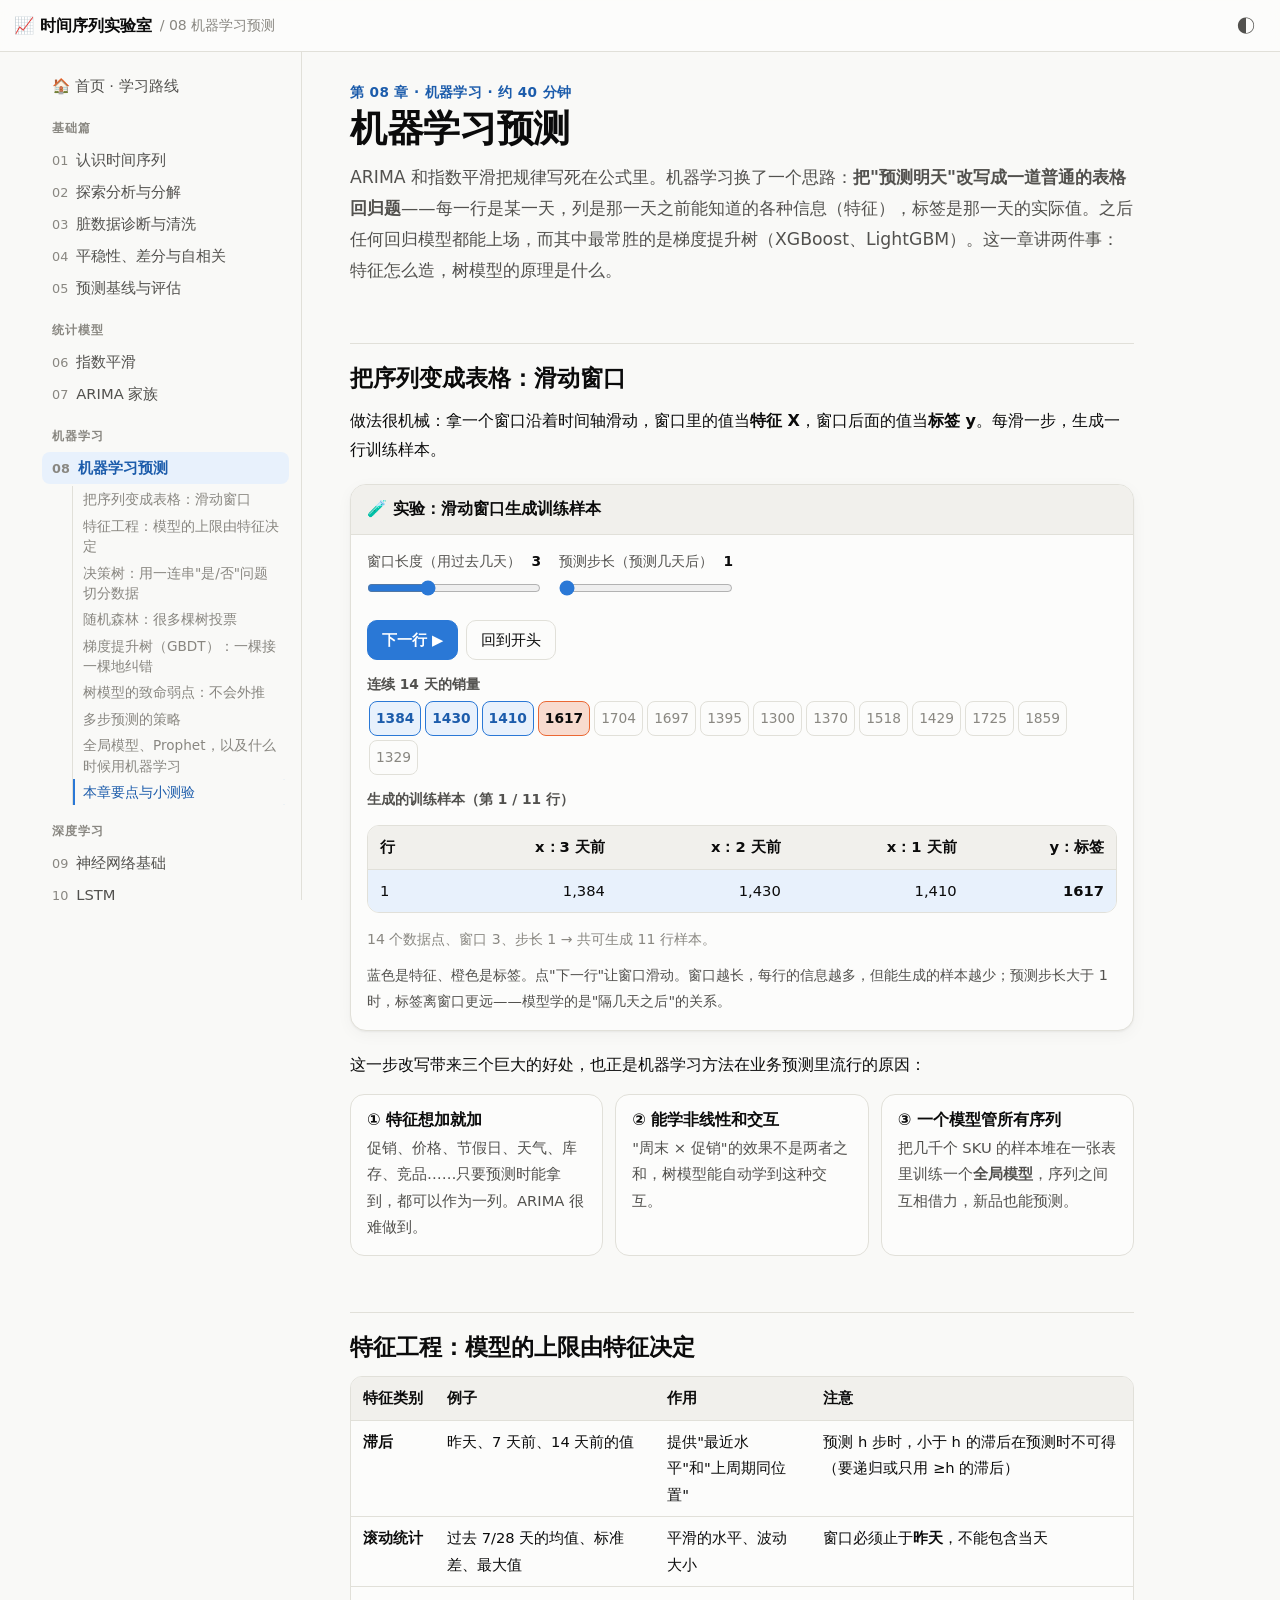
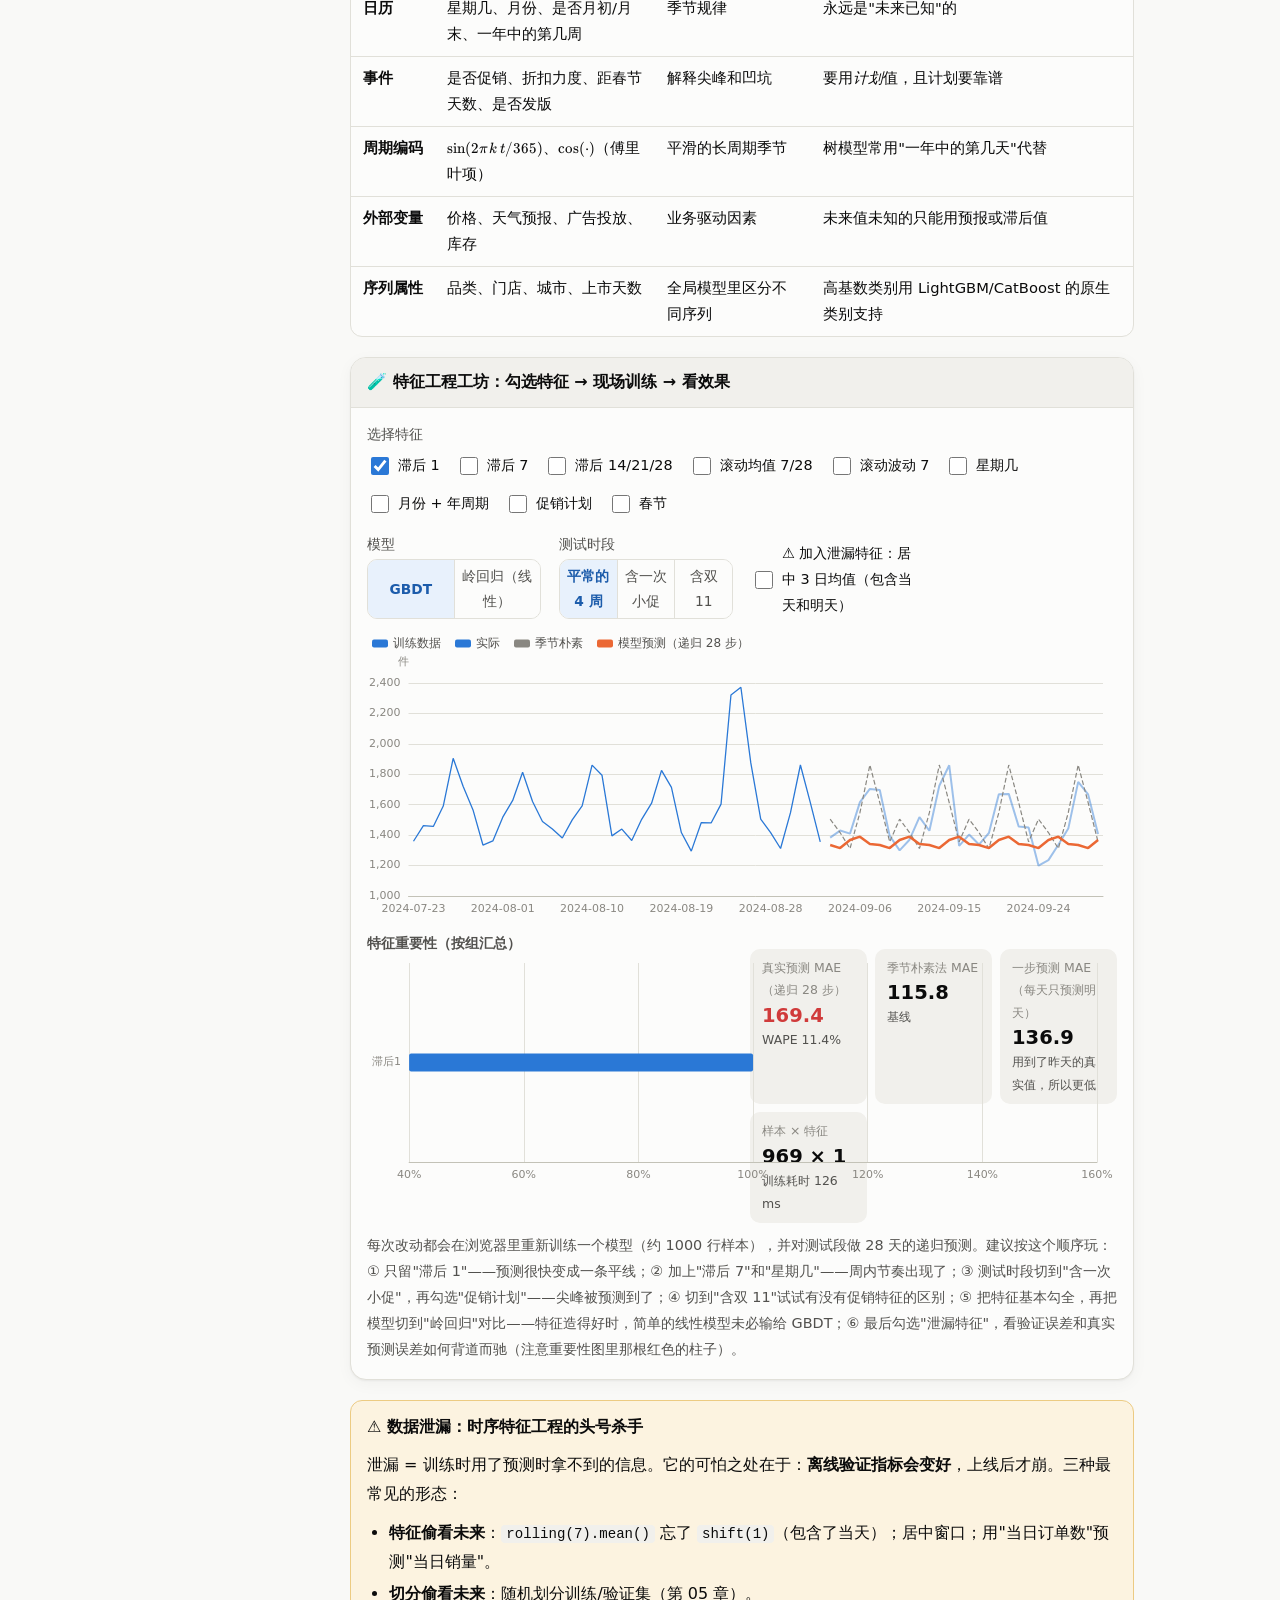
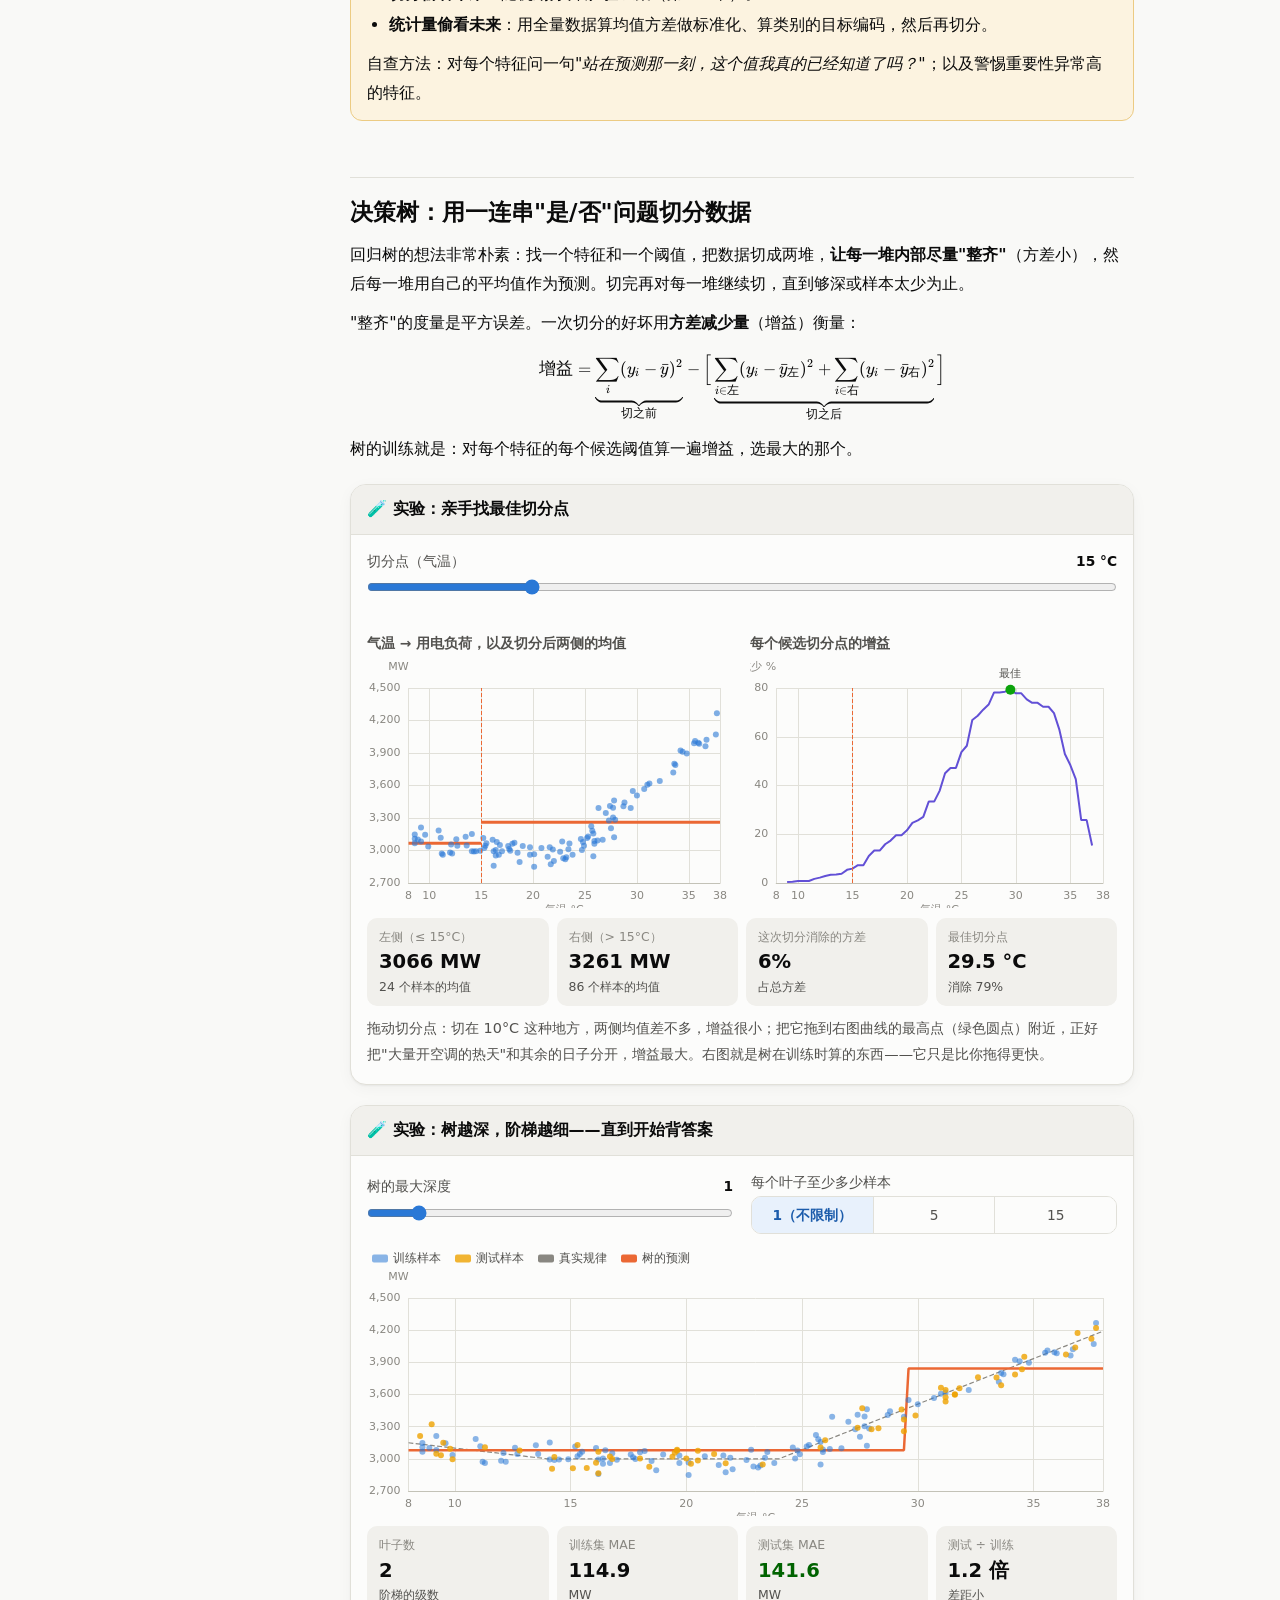
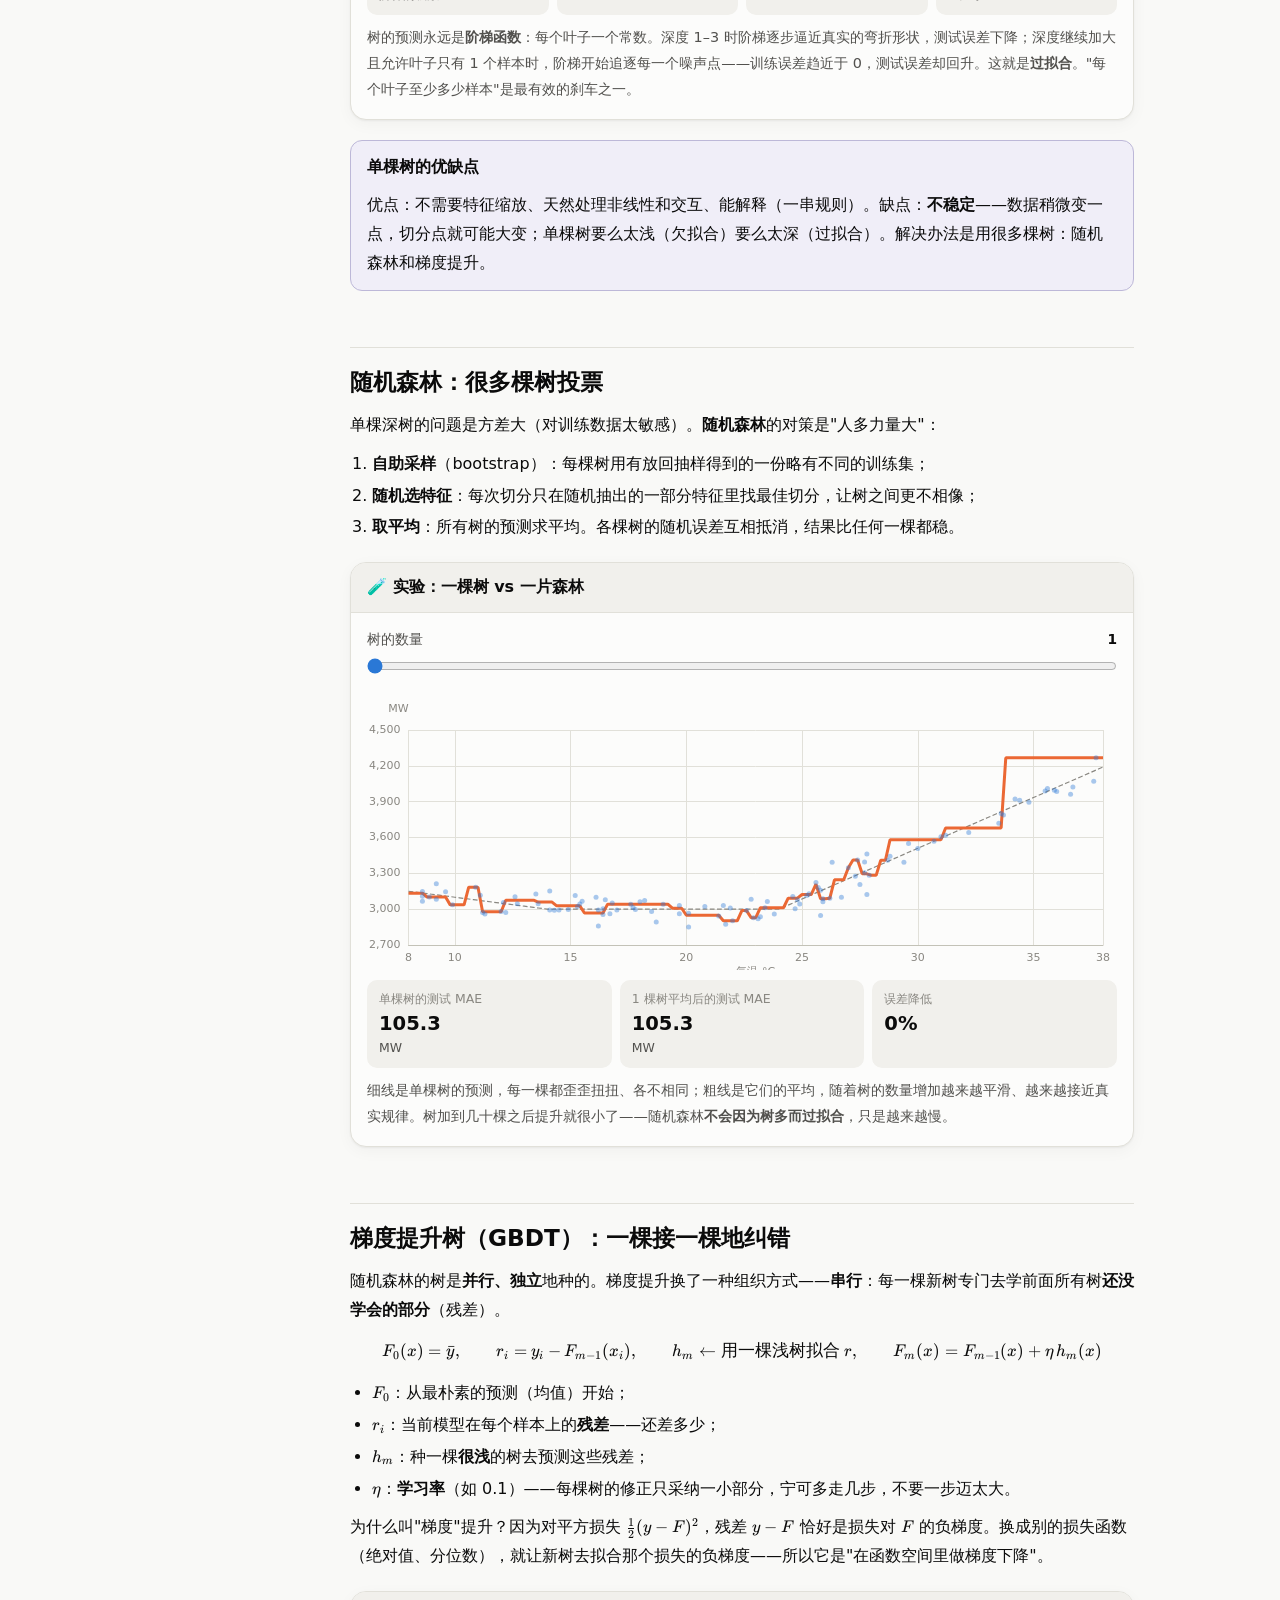
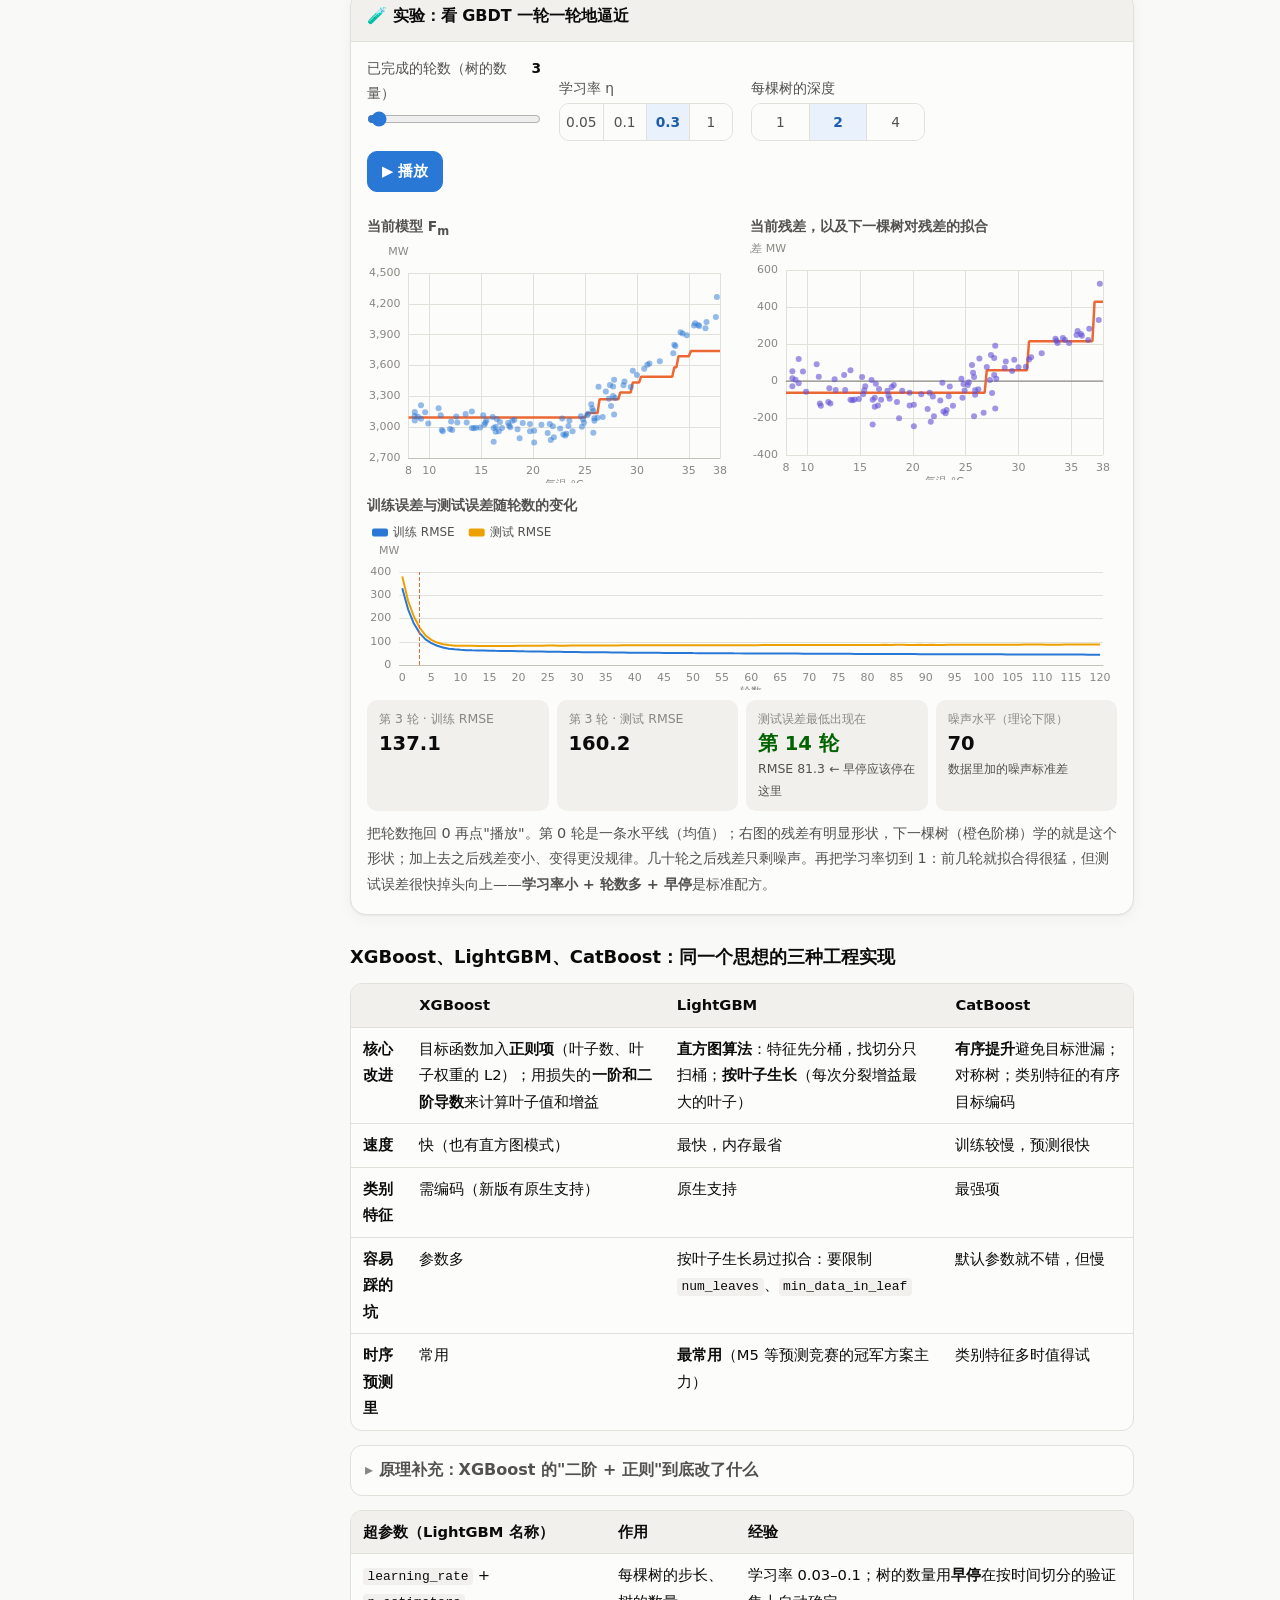
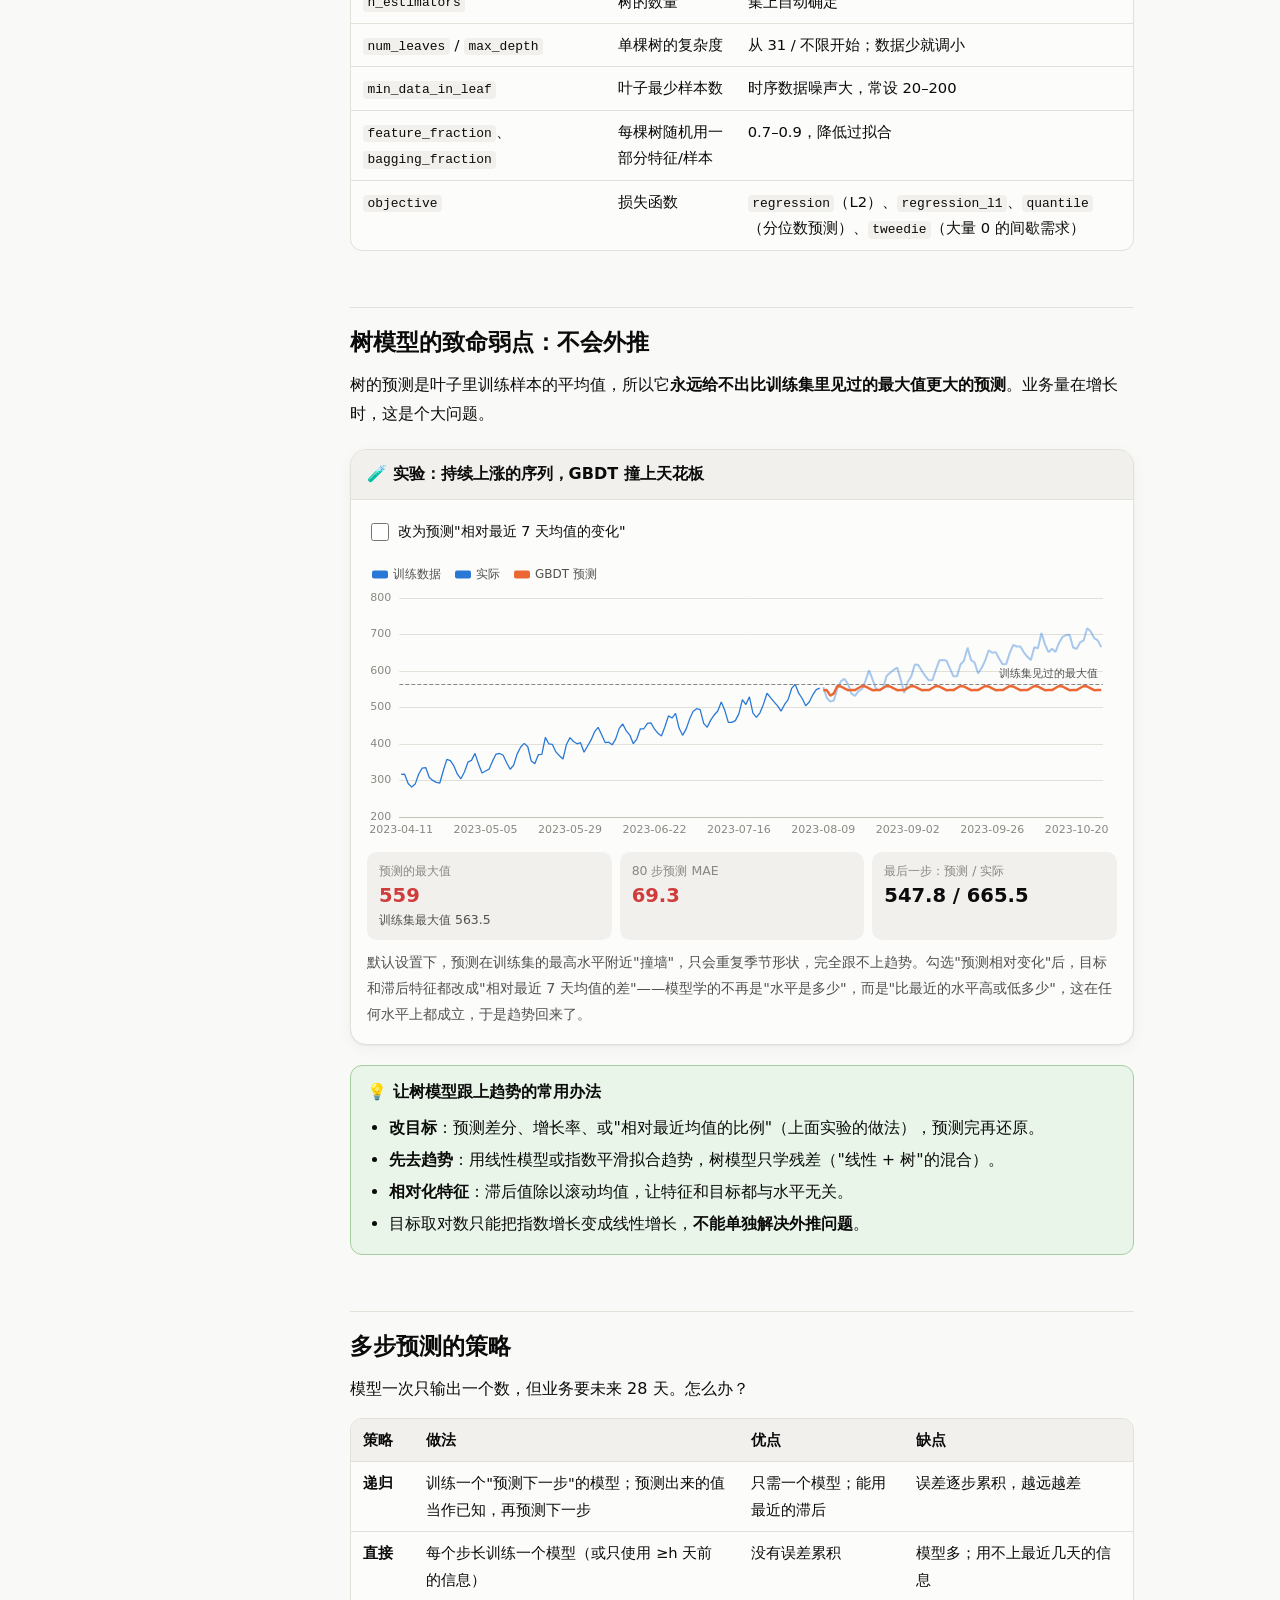
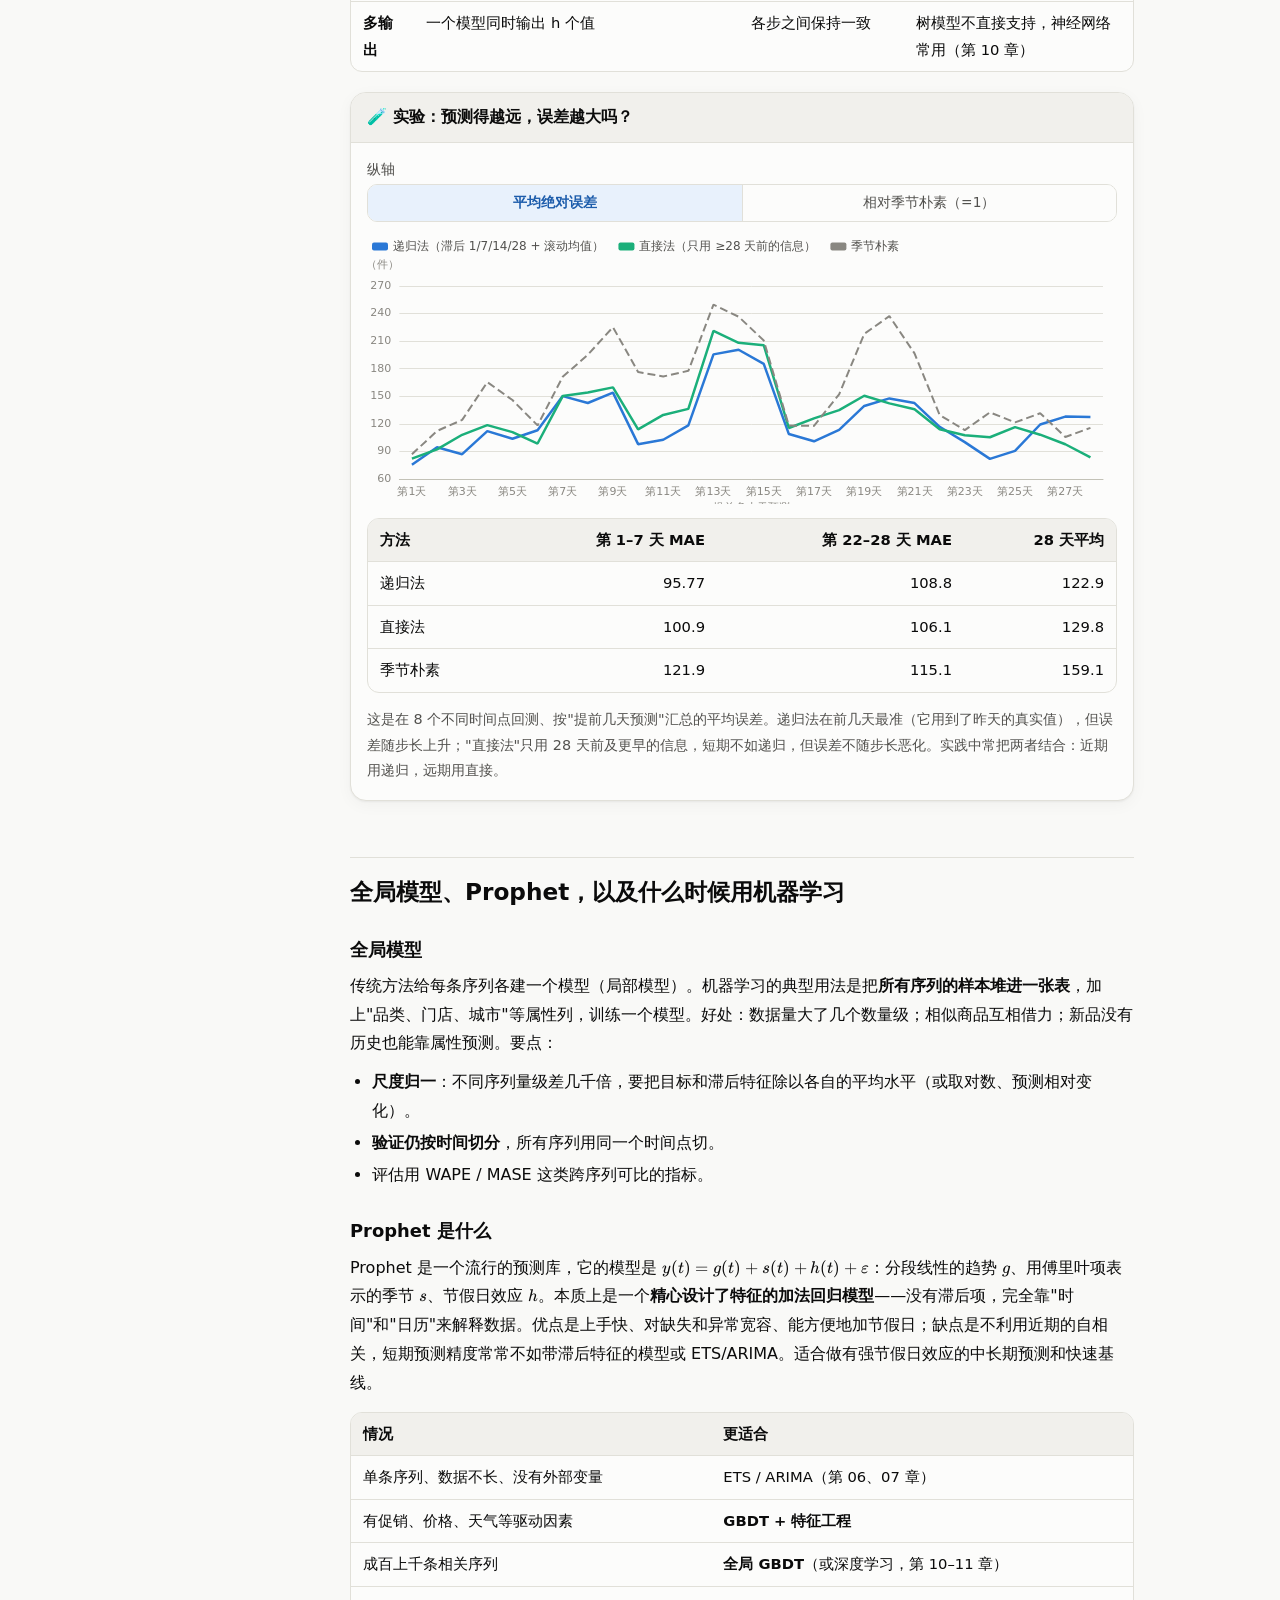
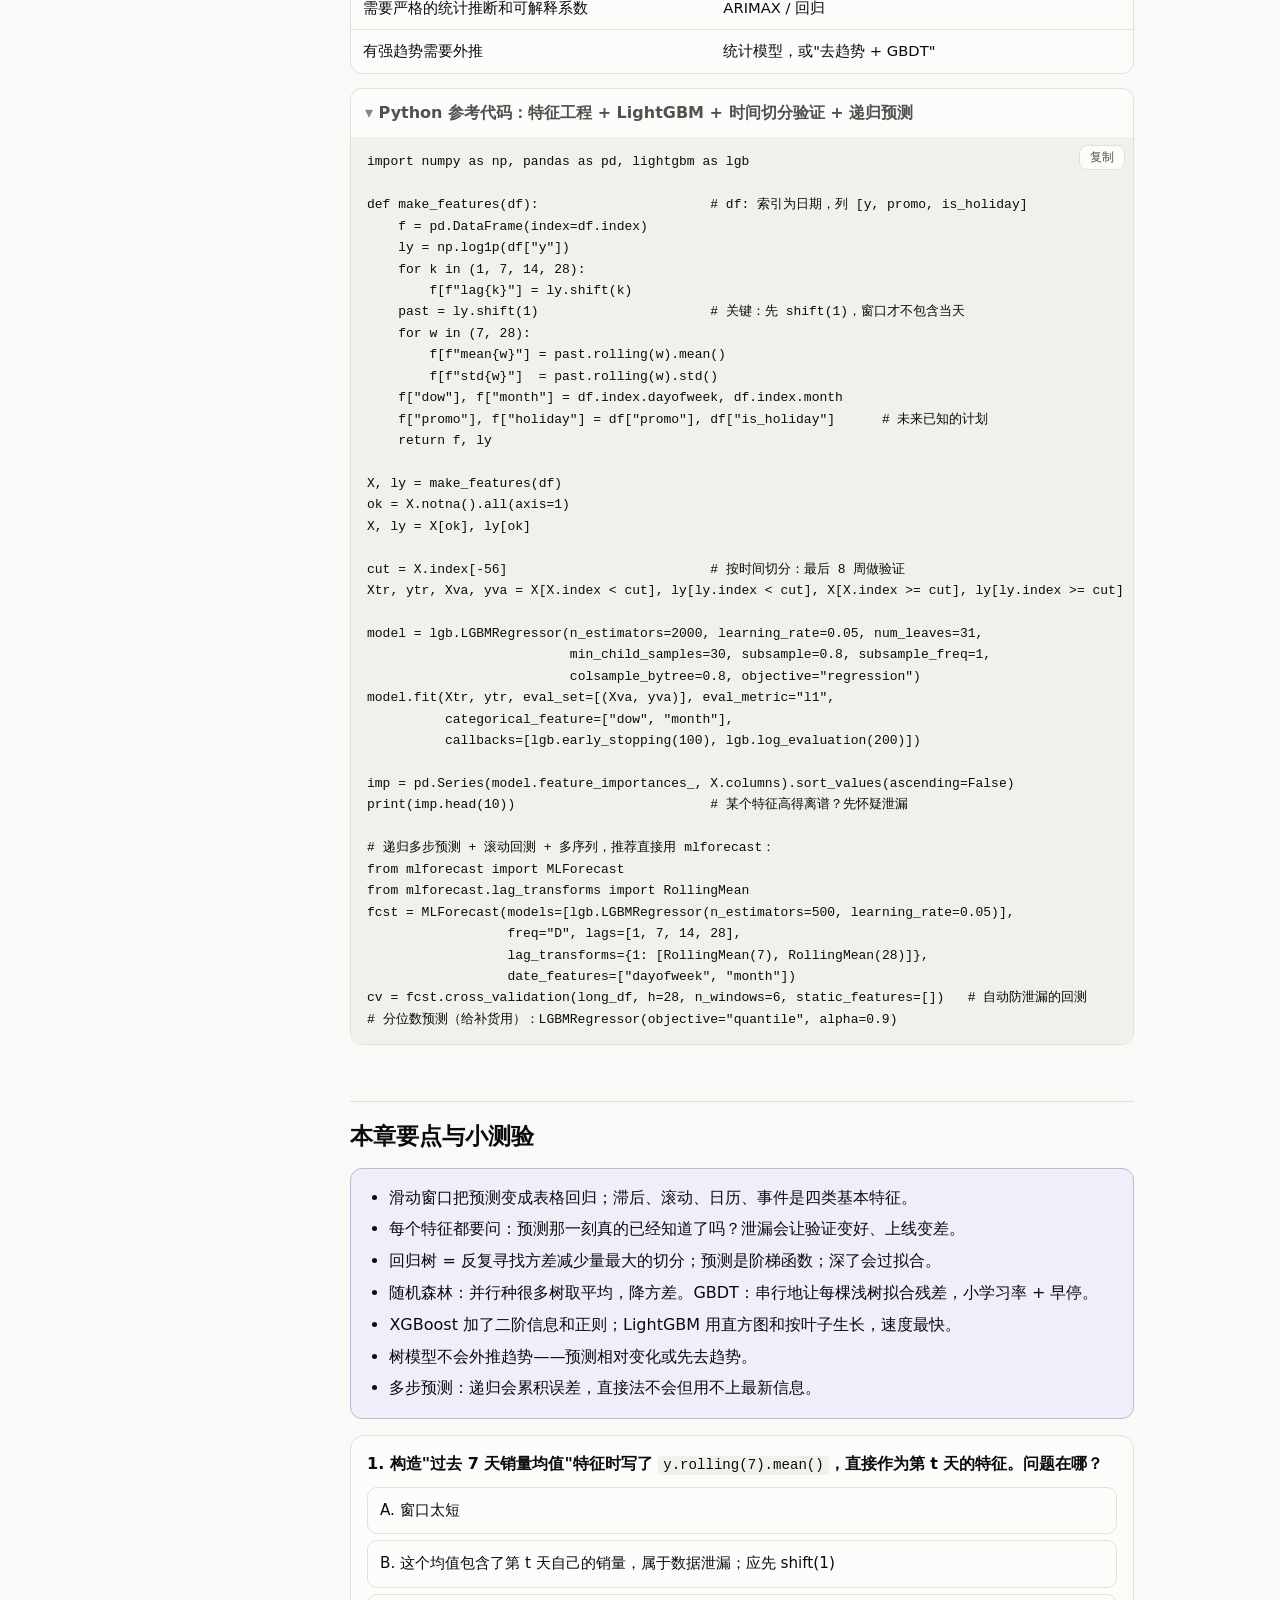
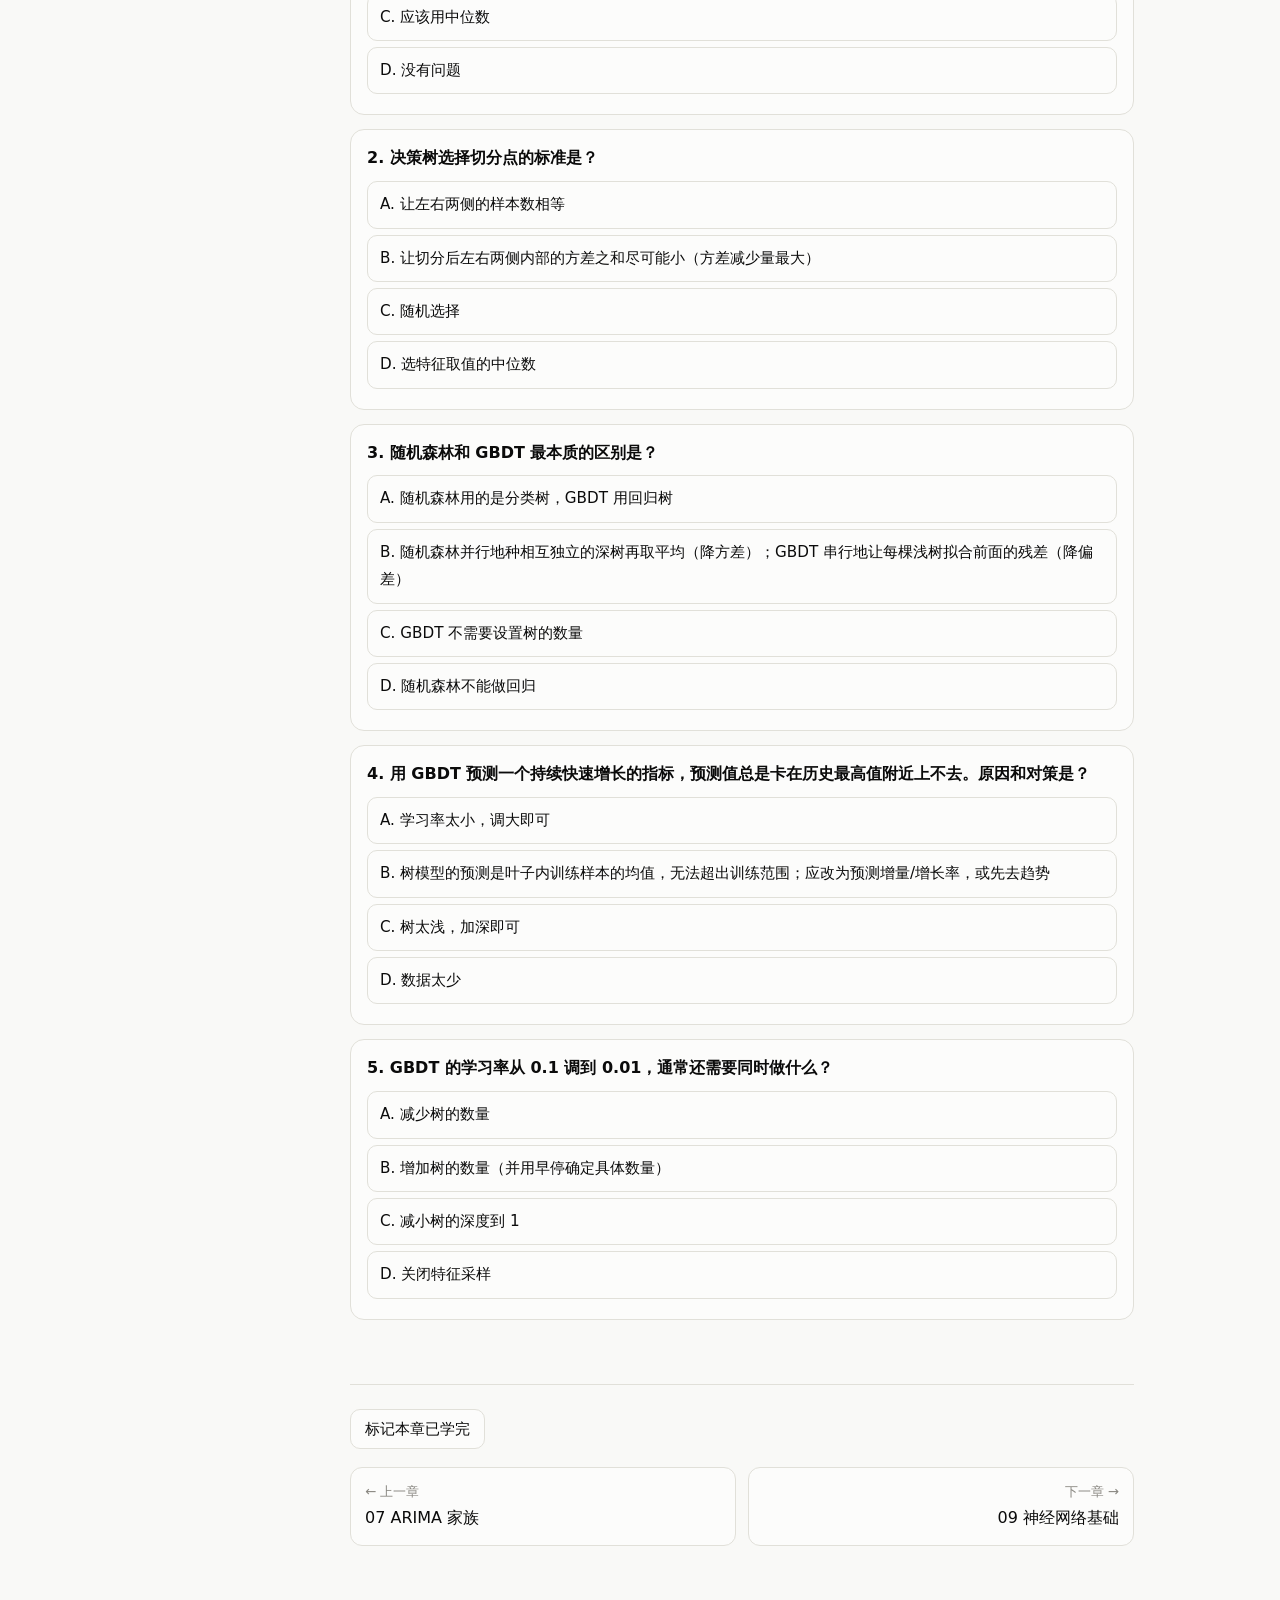
<file: chapters/08-ml.html>
<!doctype html>
<html lang="zh-CN">
<head>
<meta charset="utf-8">
<meta name="viewport" content="width=device-width,initial-scale=1">
<title>08 机器学习预测 · 时间序列实验室</title>
<link rel="stylesheet" href="../assets/vendor/katex/katex.min.css">
<link rel="stylesheet" href="../assets/css/style.css">
<script>try{var t=localStorage.getItem('tsl-theme');if(t)document.documentElement.dataset.theme=t}catch(e){}</script>
</head>
<body data-ch="08">
<main>
<p class="lead">ARIMA 和指数平滑把规律写死在公式里。机器学习换了一个思路：<strong>把"预测明天"改写成一道普通的表格回归题</strong>——每一行是某一天，列是那一天之前能知道的各种信息（特征），标签是那一天的实际值。之后任何回归模型都能上场，而其中最常胜的是梯度提升树（XGBoost、LightGBM）。这一章讲两件事：特征怎么造，树模型的原理是什么。</p>

<section id="reframe">
<h2>把序列变成表格：滑动窗口</h2>
<p>做法很机械：拿一个窗口沿着时间轴滑动，窗口里的值当<strong>特征 X</strong>，窗口后面的值当<strong>标签 y</strong>。每滑一步，生成一行训练样本。</p>
<div class="demo" id="window-demo">
  <div class="demo-title">🧪 实验：滑动窗口生成训练样本</div>
  <div class="demo-body">
    <div class="ctl"></div>
    <div class="readout"></div>
    <p class="hint">蓝色是特征、橙色是标签。点"下一行"让窗口滑动。窗口越长，每行的信息越多，但能生成的样本越少；预测步长大于 1 时，标签离窗口更远——模型学的是"隔几天之后"的关系。</p>
  </div>
</div>
<p>这一步改写带来三个巨大的好处，也正是机器学习方法在业务预测里流行的原因：</p>
<div class="cards">
  <div class="card"><h4>① 特征想加就加</h4><p>促销、价格、节假日、天气、库存、竞品……只要预测时能拿到，都可以作为一列。ARIMA 很难做到。</p></div>
  <div class="card"><h4>② 能学非线性和交互</h4><p>"周末 × 促销"的效果不是两者之和，树模型能自动学到这种交互。</p></div>
  <div class="card"><h4>③ 一个模型管所有序列</h4><p>把几千个 SKU 的样本堆在一张表里训练一个<strong>全局模型</strong>，序列之间互相借力，新品也能预测。</p></div>
</div>
</section>

<section id="features">
<h2>特征工程：模型的上限由特征决定</h2>
<div class="tw"><table>
<thead><tr><th>特征类别</th><th>例子</th><th>作用</th><th>注意</th></tr></thead>
<tbody>
<tr><td><strong>滞后</strong></td><td>昨天、7 天前、14 天前的值</td><td>提供"最近水平"和"上周期同位置"</td><td>预测 h 步时，小于 h 的滞后在预测时不可得（要递归或只用 ≥h 的滞后）</td></tr>
<tr><td><strong>滚动统计</strong></td><td>过去 7/28 天的均值、标准差、最大值</td><td>平滑的水平、波动大小</td><td>窗口必须止于<strong>昨天</strong>，不能包含当天</td></tr>
<tr><td><strong>日历</strong></td><td>星期几、月份、是否月初/月末、一年中的第几周</td><td>季节规律</td><td>永远是"未来已知"的</td></tr>
<tr><td><strong>事件</strong></td><td>是否促销、折扣力度、距春节天数、是否发版</td><td>解释尖峰和凹坑</td><td>要用<em>计划</em>值，且计划要靠谱</td></tr>
<tr><td><strong>周期编码</strong></td><td>$\sin(2\pi k\,t/365)$、$\cos(\cdot)$（傅里叶项）</td><td>平滑的长周期季节</td><td>树模型常用"一年中的第几天"代替</td></tr>
<tr><td><strong>外部变量</strong></td><td>价格、天气预报、广告投放、库存</td><td>业务驱动因素</td><td>未来值未知的只能用预报或滞后值</td></tr>
<tr><td><strong>序列属性</strong></td><td>品类、门店、城市、上市天数</td><td>全局模型里区分不同序列</td><td>高基数类别用 LightGBM/CatBoost 的原生类别支持</td></tr>
</tbody></table></div>
<div class="demo" id="fe-lab">
  <div class="demo-title">🧪 特征工程工坊：勾选特征 → 现场训练 → 看效果</div>
  <div class="demo-body">
    <div class="ctl"></div>
    <div class="chart" data-h="290"></div>
    <div class="grid2">
      <div><div class="chart-cap">特征重要性（按组汇总）</div><div class="chart" data-h="230"></div></div>
      <div class="readout" style="margin-top:28px"></div>
    </div>
    <p class="hint">每次改动都会在浏览器里重新训练一个模型（约 1000 行样本），并对测试段做 28 天的递归预测。建议按这个顺序玩：① 只留"滞后 1"——预测很快变成一条平线；② 加上"滞后 7"和"星期几"——周内节奏出现了；③ 测试时段切到"含一次小促"，再勾选"促销计划"——尖峰被预测到了；④ 切到"含双 11"试试有没有促销特征的区别；⑤ 把特征基本勾全，再把模型切到"岭回归"对比——特征造得好时，简单的线性模型未必输给 GBDT；⑥ 最后勾选"泄漏特征"，看验证误差和真实预测误差如何背道而驰（注意重要性图里那根红色的柱子）。</p>
  </div>
</div>
<div class="callout warn">
  <div class="hd">⚠️ 数据泄漏：时序特征工程的头号杀手</div>
  <p>泄漏 = 训练时用了预测时拿不到的信息。它的可怕之处在于：<strong>离线验证指标会变好</strong>，上线后才崩。三种最常见的形态：</p>
  <ul>
    <li><strong>特征偷看未来</strong>：<code>rolling(7).mean()</code> 忘了 <code>shift(1)</code>（包含了当天）；居中窗口；用"当日订单数"预测"当日销量"。</li>
    <li><strong>切分偷看未来</strong>：随机划分训练/验证集（第 05 章）。</li>
    <li><strong>统计量偷看未来</strong>：用全量数据算均值方差做标准化、算类别的目标编码，然后再切分。</li>
  </ul>
  <p>自查方法：对每个特征问一句"<em>站在预测那一刻，这个值我真的已经知道了吗？</em>"；以及警惕重要性异常高的特征。</p>
</div>
</section>

<section id="tree">
<h2>决策树：用一连串"是/否"问题切分数据</h2>
<p>回归树的想法非常朴素：找一个特征和一个阈值，把数据切成两堆，<strong>让每一堆内部尽量"整齐"</strong>（方差小），然后每一堆用自己的平均值作为预测。切完再对每一堆继续切，直到够深或样本太少为止。</p>
<p>"整齐"的度量是平方误差。一次切分的好坏用<strong>方差减少量</strong>（增益）衡量：</p>
$$\text{增益} = \underbrace{\sum_{i}(y_i-\bar y)^2}_{\text{切之前}} - \Big[\underbrace{\sum_{i\in \text{左}}(y_i-\bar y_{左})^2 + \sum_{i\in \text{右}}(y_i-\bar y_{右})^2}_{\text{切之后}}\Big]$$
<p>树的训练就是：对每个特征的每个候选阈值算一遍增益，选最大的那个。</p>
<div class="demo" id="split-demo">
  <div class="demo-title">🧪 实验：亲手找最佳切分点</div>
  <div class="demo-body">
    <div class="ctl"></div>
    <div class="grid2">
      <div><div class="chart-cap">气温 → 用电负荷，以及切分后两侧的均值</div><div class="chart" data-h="250"></div></div>
      <div><div class="chart-cap">每个候选切分点的增益</div><div class="chart" data-h="250"></div></div>
    </div>
    <div class="readout"></div>
    <p class="hint">拖动切分点：切在 10°C 这种地方，两侧均值差不多，增益很小；把它拖到右图曲线的最高点（绿色圆点）附近，正好把"大量开空调的热天"和其余的日子分开，增益最大。右图就是树在训练时算的东西——它只是比你拖得更快。</p>
  </div>
</div>
<div class="demo" id="depth-demo">
  <div class="demo-title">🧪 实验：树越深，阶梯越细——直到开始背答案</div>
  <div class="demo-body">
    <div class="ctl"></div>
    <div class="chart" data-h="270"></div>
    <div class="readout"></div>
    <p class="hint">树的预测永远是<strong>阶梯函数</strong>：每个叶子一个常数。深度 1–3 时阶梯逐步逼近真实的弯折形状，测试误差下降；深度继续加大且允许叶子只有 1 个样本时，阶梯开始追逐每一个噪声点——训练误差趋近于 0，测试误差却回升。这就是<strong>过拟合</strong>。"每个叶子至少多少样本"是最有效的刹车之一。</p>
  </div>
</div>
<div class="callout key"><div class="hd">单棵树的优缺点</div>
<p>优点：不需要特征缩放、天然处理非线性和交互、能解释（一串规则）。缺点：<strong>不稳定</strong>——数据稍微变一点，切分点就可能大变；单棵树要么太浅（欠拟合）要么太深（过拟合）。解决办法是用很多棵树：随机森林和梯度提升。</p></div>
</section>

<section id="forest">
<h2>随机森林：很多棵树投票</h2>
<p>单棵深树的问题是方差大（对训练数据太敏感）。<strong>随机森林</strong>的对策是"人多力量大"：</p>
<ol>
  <li><strong>自助采样</strong>（bootstrap）：每棵树用有放回抽样得到的一份略有不同的训练集；</li>
  <li><strong>随机选特征</strong>：每次切分只在随机抽出的一部分特征里找最佳切分，让树之间更不相像；</li>
  <li><strong>取平均</strong>：所有树的预测求平均。各棵树的随机误差互相抵消，结果比任何一棵都稳。</li>
</ol>
<div class="demo" id="forest-demo">
  <div class="demo-title">🧪 实验：一棵树 vs 一片森林</div>
  <div class="demo-body">
    <div class="ctl"></div>
    <div class="chart" data-h="270"></div>
    <div class="readout"></div>
    <p class="hint">细线是单棵树的预测，每一棵都歪歪扭扭、各不相同；粗线是它们的平均，随着树的数量增加越来越平滑、越来越接近真实规律。树加到几十棵之后提升就很小了——随机森林<strong>不会因为树多而过拟合</strong>，只是越来越慢。</p>
  </div>
</div>
</section>

<section id="gbdt">
<h2>梯度提升树（GBDT）：一棵接一棵地纠错</h2>
<p>随机森林的树是<strong>并行、独立</strong>地种的。梯度提升换了一种组织方式——<strong>串行</strong>：每一棵新树专门去学前面所有树<strong>还没学会的部分</strong>（残差）。</p>
$$F_0(x)=\bar y,\qquad r_i = y_i - F_{m-1}(x_i),\qquad h_m \leftarrow \text{用一棵浅树拟合 } r,\qquad F_m(x)=F_{m-1}(x)+\eta\,h_m(x)$$
<ul>
  <li>$F_0$：从最朴素的预测（均值）开始；</li>
  <li>$r_i$：当前模型在每个样本上的<strong>残差</strong>——还差多少；</li>
  <li>$h_m$：种一棵<strong>很浅</strong>的树去预测这些残差；</li>
  <li>$\eta$：<strong>学习率</strong>（如 0.1）——每棵树的修正只采纳一小部分，宁可多走几步，不要一步迈太大。</li>
</ul>
<p>为什么叫"梯度"提升？因为对平方损失 $\tfrac12(y-F)^2$，残差 $y-F$ 恰好是损失对 $F$ 的负梯度。换成别的损失函数（绝对值、分位数），就让新树去拟合那个损失的负梯度——所以它是"在函数空间里做梯度下降"。</p>
<div class="demo" id="boost-demo">
  <div class="demo-title">🧪 实验：看 GBDT 一轮一轮地逼近</div>
  <div class="demo-body">
    <div class="ctl"></div>
    <div class="grid2">
      <div><div class="chart-cap">当前模型 F<sub>m</sub></div><div class="chart" data-h="240"></div></div>
      <div><div class="chart-cap">当前残差，以及下一棵树对残差的拟合</div><div class="chart" data-h="240"></div></div>
    </div>
    <div class="chart-cap">训练误差与测试误差随轮数的变化</div>
    <div class="chart" data-h="170"></div>
    <div class="readout"></div>
    <p class="hint">把轮数拖回 0 再点"播放"。第 0 轮是一条水平线（均值）；右图的残差有明显形状，下一棵树（橙色阶梯）学的就是这个形状；加上去之后残差变小、变得更没规律。几十轮之后残差只剩噪声。再把学习率切到 1：前几轮就拟合得很猛，但测试误差很快掉头向上——<strong>学习率小 + 轮数多 + 早停</strong>是标准配方。</p>
  </div>
</div>

<h3>XGBoost、LightGBM、CatBoost：同一个思想的三种工程实现</h3>
<div class="tw"><table>
<thead><tr><th></th><th>XGBoost</th><th>LightGBM</th><th>CatBoost</th></tr></thead>
<tbody>
<tr><td><strong>核心改进</strong></td><td>目标函数加入<strong>正则项</strong>（叶子数、叶子权重的 L2）；用损失的<strong>一阶和二阶导数</strong>来计算叶子值和增益</td><td><strong>直方图算法</strong>：特征先分桶，找切分只扫桶；<strong>按叶子生长</strong>（每次分裂增益最大的叶子）</td><td><strong>有序提升</strong>避免目标泄漏；对称树；类别特征的有序目标编码</td></tr>
<tr><td><strong>速度</strong></td><td>快（也有直方图模式）</td><td>最快，内存最省</td><td>训练较慢，预测很快</td></tr>
<tr><td><strong>类别特征</strong></td><td>需编码（新版有原生支持）</td><td>原生支持</td><td>最强项</td></tr>
<tr><td><strong>容易踩的坑</strong></td><td>参数多</td><td>按叶子生长易过拟合：要限制 <code>num_leaves</code>、<code>min_data_in_leaf</code></td><td>默认参数就不错，但慢</td></tr>
<tr><td><strong>时序预测里</strong></td><td>常用</td><td><strong>最常用</strong>（M5 等预测竞赛的冠军方案主力）</td><td>类别特征多时值得试</td></tr>
</tbody></table></div>
<details class="code"><summary>原理补充：XGBoost 的"二阶 + 正则"到底改了什么</summary>
<pre><code>GBDT（本页实现）：叶子值 = 落在该叶子里的残差的平均值
                  增益   = 方差减少量

XGBoost：对任意损失函数 L，在当前预测处做二阶泰勒展开，
         记 g_i = 一阶导数（梯度），h_i = 二阶导数（海森），则

         叶子的最优值  w* = − Σg_i / (Σh_i + λ)
         切分的增益    = ½ [ GL²/(HL+λ) + GR²/(HR+λ) − (GL+GR)²/(HL+HR+λ) ] − γ

         λ：L2 正则，让叶子值向 0 收缩（样本少的叶子不敢给太大的修正）
         γ：每多一个叶子要付的"门槛费"，增益不够就不切

平方损失时 g_i = −残差，h_i = 1，λ=0、γ=0 就退化成上面的 GBDT。
好处：① 换损失函数不用重新推导；② 正则直接写进了切分准则里。

LightGBM 的直方图：把每个特征的取值预先分成 ≤255 个桶，
         找切分时不再遍历所有取值，只遍历桶 → 速度提升一个数量级。
         （本页面的树就是这样实现的，用了 32 个桶）</code></pre></details>
<div class="tw"><table>
<thead><tr><th>超参数（LightGBM 名称）</th><th>作用</th><th>经验</th></tr></thead>
<tbody>
<tr><td><code>learning_rate</code> + <code>n_estimators</code></td><td>每棵树的步长、树的数量</td><td>学习率 0.03–0.1；树的数量用<strong>早停</strong>在按时间切分的验证集上自动确定</td></tr>
<tr><td><code>num_leaves</code> / <code>max_depth</code></td><td>单棵树的复杂度</td><td>从 31 / 不限开始；数据少就调小</td></tr>
<tr><td><code>min_data_in_leaf</code></td><td>叶子最少样本数</td><td>时序数据噪声大，常设 20–200</td></tr>
<tr><td><code>feature_fraction</code>、<code>bagging_fraction</code></td><td>每棵树随机用一部分特征/样本</td><td>0.7–0.9，降低过拟合</td></tr>
<tr><td><code>objective</code></td><td>损失函数</td><td><code>regression</code>（L2）、<code>regression_l1</code>、<code>quantile</code>（分位数预测）、<code>tweedie</code>（大量 0 的间歇需求）</td></tr>
</tbody></table></div>
</section>

<section id="extrap">
<h2>树模型的致命弱点：不会外推</h2>
<p>树的预测是叶子里训练样本的平均值，所以它<strong>永远给不出比训练集里见过的最大值更大的预测</strong>。业务量在增长时，这是个大问题。</p>
<div class="demo" id="extrap-demo">
  <div class="demo-title">🧪 实验：持续上涨的序列，GBDT 撞上天花板</div>
  <div class="demo-body">
    <div class="ctl"></div>
    <div class="chart" data-h="280"></div>
    <div class="readout"></div>
    <p class="hint">默认设置下，预测在训练集的最高水平附近"撞墙"，只会重复季节形状，完全跟不上趋势。勾选"预测相对变化"后，目标和滞后特征都改成"相对最近 7 天均值的差"——模型学的不再是"水平是多少"，而是"比最近的水平高或低多少"，这在任何水平上都成立，于是趋势回来了。</p>
  </div>
</div>
<div class="callout tip"><div class="hd">💡 让树模型跟上趋势的常用办法</div>
<ul>
  <li><strong>改目标</strong>：预测差分、增长率、或"相对最近均值的比例"（上面实验的做法），预测完再还原。</li>
  <li><strong>先去趋势</strong>：用线性模型或指数平滑拟合趋势，树模型只学残差（"线性 + 树"的混合）。</li>
  <li><strong>相对化特征</strong>：滞后值除以滚动均值，让特征和目标都与水平无关。</li>
  <li>目标取对数只能把指数增长变成线性增长，<strong>不能单独解决外推问题</strong>。</li>
</ul></div>
</section>

<section id="multistep">
<h2>多步预测的策略</h2>
<p>模型一次只输出一个数，但业务要未来 28 天。怎么办？</p>
<div class="tw"><table>
<thead><tr><th>策略</th><th>做法</th><th>优点</th><th>缺点</th></tr></thead>
<tbody>
<tr><td><strong>递归</strong></td><td>训练一个"预测下一步"的模型；预测出来的值当作已知，再预测下一步</td><td>只需一个模型；能用最近的滞后</td><td>误差逐步累积，越远越差</td></tr>
<tr><td><strong>直接</strong></td><td>每个步长训练一个模型（或只使用 ≥h 天前的信息）</td><td>没有误差累积</td><td>模型多；用不上最近几天的信息</td></tr>
<tr><td><strong>多输出</strong></td><td>一个模型同时输出 h 个值</td><td>各步之间保持一致</td><td>树模型不直接支持，神经网络常用（第 10 章）</td></tr>
</tbody></table></div>
<div class="demo" id="ms-demo">
  <div class="demo-title">🧪 实验：预测得越远，误差越大吗？</div>
  <div class="demo-body">
    <div class="ctl"></div>
    <div class="chart" data-h="270"></div>
    <div class="readout"></div>
    <p class="hint">这是在 8 个不同时间点回测、按"提前几天预测"汇总的平均误差。递归法在前几天最准（它用到了昨天的真实值），但误差随步长上升；"直接法"只用 28 天前及更早的信息，短期不如递归，但误差不随步长恶化。实践中常把两者结合：近期用递归，远期用直接。</p>
  </div>
</div>
</section>

<section id="global">
<h2>全局模型、Prophet，以及什么时候用机器学习</h2>
<h3>全局模型</h3>
<p>传统方法给每条序列各建一个模型（局部模型）。机器学习的典型用法是把<strong>所有序列的样本堆进一张表</strong>，加上"品类、门店、城市"等属性列，训练一个模型。好处：数据量大了几个数量级；相似商品互相借力；新品没有历史也能靠属性预测。要点：</p>
<ul>
  <li><strong>尺度归一</strong>：不同序列量级差几千倍，要把目标和滞后特征除以各自的平均水平（或取对数、预测相对变化）。</li>
  <li><strong>验证仍按时间切分</strong>，所有序列用同一个时间点切。</li>
  <li>评估用 WAPE / MASE 这类跨序列可比的指标。</li>
</ul>
<h3>Prophet 是什么</h3>
<p>Prophet 是一个流行的预测库，它的模型是 $y(t) = g(t) + s(t) + h(t) + \varepsilon$：分段线性的趋势 $g$、用傅里叶项表示的季节 $s$、节假日效应 $h$。本质上是一个<strong>精心设计了特征的加法回归模型</strong>——没有滞后项，完全靠"时间"和"日历"来解释数据。优点是上手快、对缺失和异常宽容、能方便地加节假日；缺点是不利用近期的自相关，短期预测精度常常不如带滞后特征的模型或 ETS/ARIMA。适合做有强节假日效应的中长期预测和快速基线。</p>
<div class="tw"><table>
<thead><tr><th>情况</th><th>更适合</th></tr></thead>
<tbody>
<tr><td>单条序列、数据不长、没有外部变量</td><td>ETS / ARIMA（第 06、07 章）</td></tr>
<tr><td>有促销、价格、天气等驱动因素</td><td><strong>GBDT + 特征工程</strong></td></tr>
<tr><td>成百上千条相关序列</td><td><strong>全局 GBDT</strong>（或深度学习，第 10–11 章）</td></tr>
<tr><td>需要严格的统计推断和可解释系数</td><td>ARIMAX / 回归</td></tr>
<tr><td>有强趋势需要外推</td><td>统计模型，或"去趋势 + GBDT"</td></tr>
</tbody></table></div>
<details class="code" open><summary>Python 参考代码：特征工程 + LightGBM + 时间切分验证 + 递归预测</summary>
<pre><code>import numpy as np, pandas as pd, lightgbm as lgb

def make_features(df):                      # df: 索引为日期，列 [y, promo, is_holiday]
    f = pd.DataFrame(index=df.index)
    ly = np.log1p(df["y"])
    for k in (1, 7, 14, 28):
        f[f"lag{k}"] = ly.shift(k)
    past = ly.shift(1)                      # 关键：先 shift(1)，窗口才不包含当天
    for w in (7, 28):
        f[f"mean{w}"] = past.rolling(w).mean()
        f[f"std{w}"]  = past.rolling(w).std()
    f["dow"], f["month"] = df.index.dayofweek, df.index.month
    f["promo"], f["holiday"] = df["promo"], df["is_holiday"]      # 未来已知的计划
    return f, ly

X, ly = make_features(df)
ok = X.notna().all(axis=1)
X, ly = X[ok], ly[ok]

cut = X.index[-56]                          # 按时间切分：最后 8 周做验证
Xtr, ytr, Xva, yva = X[X.index &lt; cut], ly[ly.index &lt; cut], X[X.index &gt;= cut], ly[ly.index &gt;= cut]

model = lgb.LGBMRegressor(n_estimators=2000, learning_rate=0.05, num_leaves=31,
                          min_child_samples=30, subsample=0.8, subsample_freq=1,
                          colsample_bytree=0.8, objective="regression")
model.fit(Xtr, ytr, eval_set=[(Xva, yva)], eval_metric="l1",
          categorical_feature=["dow", "month"],
          callbacks=[lgb.early_stopping(100), lgb.log_evaluation(200)])

imp = pd.Series(model.feature_importances_, X.columns).sort_values(ascending=False)
print(imp.head(10))                         # 某个特征高得离谱？先怀疑泄漏

# 递归多步预测 + 滚动回测 + 多序列，推荐直接用 mlforecast：
from mlforecast import MLForecast
from mlforecast.lag_transforms import RollingMean
fcst = MLForecast(models=[lgb.LGBMRegressor(n_estimators=500, learning_rate=0.05)],
                  freq="D", lags=[1, 7, 14, 28],
                  lag_transforms={1: [RollingMean(7), RollingMean(28)]},
                  date_features=["dayofweek", "month"])
cv = fcst.cross_validation(long_df, h=28, n_windows=6, static_features=[])   # 自动防泄漏的回测
# 分位数预测（给补货用）：LGBMRegressor(objective="quantile", alpha=0.9)</code></pre></details>
</section>

<section id="summary">
<h2>本章要点与小测验</h2>
<div class="callout key">
<ul>
  <li>滑动窗口把预测变成表格回归；滞后、滚动、日历、事件是四类基本特征。</li>
  <li>每个特征都要问：预测那一刻真的已经知道了吗？泄漏会让验证变好、上线变差。</li>
  <li>回归树 = 反复寻找方差减少量最大的切分；预测是阶梯函数；深了会过拟合。</li>
  <li>随机森林：并行种很多树取平均，降方差。GBDT：串行地让每棵浅树拟合残差，小学习率 + 早停。</li>
  <li>XGBoost 加了二阶信息和正则；LightGBM 用直方图和按叶子生长，速度最快。</li>
  <li>树模型不会外推趋势——预测相对变化或先去趋势。</li>
  <li>多步预测：递归会累积误差，直接法不会但用不上最新信息。</li>
</ul>
</div>
<div id="quiz"></div>
</section>
</main>

<script src="../assets/vendor/echarts.min.js"></script>
<script src="../assets/vendor/katex/katex.min.js"></script>
<script src="../assets/vendor/katex/auto-render.min.js"></script>
<script src="../assets/js/tslib.js"></script>
<script src="../assets/js/mllib.js"></script>
<script src="../assets/js/site.js"></script>
<script>
const { S } = Site;
const RT = TS.data.retail();

/* ---------- 滑动窗口 ---------- */
Site.demo('window-demo', {
  controls: [
    { k: 'w', label: '窗口长度（用过去几天）', min: 1, max: 7, step: 1, value: 3 },
    { k: 'h', label: '预测步长（预测几天后）', min: 1, max: 4, step: 1, value: 1 },
    { act: 'next', label: '下一行 ▶', primary: true, run: s => { s.pos = (s.pos || 0) + 1; } },
    { act: 'reset', label: '回到开头', run: s => { s.pos = 0; } },
  ],
  render(s, d) {
    const y = RT.y.slice(976, 990), n = y.length, total = n - s.w - s.h + 1, pos = (s.pos || 0) % total;
    const cell = (v, i) => { const inX = i >= pos && i < pos + s.w, isY = i === pos + s.w + s.h - 1;
      return `<span style="display:inline-block;min-width:46px;margin:2px;padding:4px 6px;border-radius:8px;text-align:center;font-variant-numeric:tabular-nums;font-size:.86rem;border:1px solid var(--line);${inX ? 'background:var(--accent-bg);border-color:var(--s1);color:var(--accent-ink);font-weight:650' : isY ? 'background:color-mix(in srgb,var(--s2) 22%,var(--surface));border-color:var(--s2);font-weight:650' : 'color:var(--muted)'}">${v}</span>`; };
    const rows = []; for (let p = Math.max(0, pos - 3); p <= pos; p++) rows.push([p + 1].concat(y.slice(p, p + s.w), [`<b>${y[p + s.w + s.h - 1]}</b>`]));
    d.out(`<div class="chart-cap">连续 ${n} 天的销量</div><div>${y.map(cell).join('')}</div>` +
      `<div class="chart-cap">生成的训练样本（第 ${pos + 1} / ${total} 行）</div>` +
      Site.table(['行'].concat(Array.from({ length: s.w }, (_, k) => 'x：' + (s.w - k + s.h - 1) + ' 天前'), ['y：标签']), rows, { num: Array.from({ length: s.w + 1 }, (_, k) => k + 1), hl: rows.length - 1 }) +
      `<div class="small muted">${n} 个数据点、窗口 ${s.w}、步长 ${s.h} → 共可生成 ${total} 行样本。</div>`);
  },
});

/* ---------- 特征工程工坊 ---------- */
const FEATS = [['lag1', '滞后 1', 1], ['lag7', '滞后 7', 0], ['lag14', '滞后 14/21/28', 0], ['roll', '滚动均值 7/28', 0], ['std', '滚动波动 7', 0], ['dow', '星期几', 0], ['month', '月份 + 年周期', 0], ['promo', '促销计划', 0], ['holiday', '春节', 0]];
const buildCfg = (f, model) => {
  const c = { log: true, lags: [], roll: [], rollStd: [], onehot: model === 'ridge' };
  if (f.lag1) c.lags.push(1); if (f.lag7) c.lags.push(7); if (f.lag14) c.lags.push(14, 21, 28);
  if (f.roll) c.roll = [7, 28]; if (f.std) c.rollStd = [7];
  c.dow = f.dow; if (f.month) { c.month = true; c.fourier = 2; } c.promo = f.promo; c.holiday = f.holiday;
  return c;
};
const fitModel = (X, y, model) => (model === 'ridge' ? ML.ridge(X, y, 1) : ML.gbdt(X, y, { nTrees: 150, lr: 0.08, maxDepth: 4, minLeaf: 8 }));
Site.demo('fe-lab', {
  controls: [
    { k: 'f', type: 'checks', label: '选择特征', options: FEATS },
    { k: 'model', label: '模型', type: 'seg', options: [['gbdt', 'GBDT'], ['ridge', '岭回归（线性）']] },
    { k: 'cut', label: '测试时段', type: 'seg', options: [[976, '平常的 4 周'], [990, '含一次小促'], [1036, '含双 11']] },
    { k: 'leak', label: '⚠️ 加入泄漏特征：居中 3 日均值（包含当天和明天）', type: 'check', value: false },
  ],
  render(s, d) {
    const cfg = buildCfg(s.f, s.model), cut = s.cut, h = 28, p = Site.pal();
    if (s.leak) cfg.leak = true;
    if (!ML.featNames(cfg).length) { d.out('<span class="tag bad">至少选一个特征</span>'); return; }
    const t0 = performance.now(), tr = ML.makeXY(RT, cfg, 0, cut, true), model = fitModel(tr.X, tr.y, s.model), ms = performance.now() - t0;
    const actual = RT.y.slice(cut, cut + h), fc = ML.forecast(model, RT, cfg, cut, h), sn = TS.fc.snaive(RT.y.slice(0, cut), h, 7);
    const v0 = cut - 42, pad = new Array(42).fill(null);
    const act = S.line('实际', pad.concat(actual), { c: 0, op: 0.45 });
    const ev = []; for (let j = 0; j < h; j++) if (RT.promo[cut + j]) ev.push(cut + j);
    if (ev.length) act.markArea = S.areas([[RT.dates[ev[0]], RT.dates[ev[ev.length - 1]], '促销期', 3]]);
    d.chart(0, { xAxis: { data: RT.dates.slice(v0, cut + h) }, yAxis: { name: '件' },
      series: [S.line('训练数据', RT.y.slice(v0, cut).concat(new Array(h).fill(null)), { c: 0, w: 1.3 }), act, S.line('季节朴素', pad.concat(sn), { c: p.muted, dash: true, w: 1.2 }), S.line('模型预测（递归 28 步）', pad.concat(fc.map(Math.round)), { c: 1, w: 2.5 })] });
    const gi = ML.groupImportance(model.importance, tr.names).reverse();
    d.chart(1, { xAxis: { type: 'value', axisLabel: { formatter: v => Math.round(v * 100) + '%' } }, yAxis: { type: 'category', data: gi.map(e => e[0]), splitLine: { show: false } }, legend: false, grid: { left: 6, right: 20, top: 6, bottom: 6 },
      tooltip: { trigger: 'item', formatter: q => q.name + '：' + Site.pct(q.value) },
      series: [{ type: 'bar', name: '重要性', data: gi.map(e => ({ value: +e[1].toFixed(4), itemStyle: { color: /泄漏/.test(e[0]) ? p.crit : p.s[0], borderRadius: 2 } })), barMaxWidth: 18 }] });
    const m = TS.metrics(actual, fc), m0 = TS.metrics(actual, sn), one = TS.metrics(actual, ML.oneStep(model, RT, cfg, cut, cut + h, s.leak));
    const tiles = [
      ['真实预测 MAE（递归 28 步）', m.mae, 'WAPE ' + Site.pct(m.wape), m.mae < m0.mae ? 'good' : 'bad'],
      ['季节朴素法 MAE', m0.mae, '基线'],
      [s.leak ? '验证 MAE（特征偷看了答案）' : '一步预测 MAE（每天只预测明天）', one.mae, s.leak ? '看起来很美 ← 上线后拿不到' : '用到了昨天的真实值，所以更低', s.leak ? 'bad' : ''],
      ['样本 × 特征', tr.X.length + ' × ' + tr.names.length, '训练耗时 ' + Math.round(ms) + ' ms'],
    ];
    d.out(Site.tiles(tiles));
  },
});

/* ---------- 一维数据：气温 → 负荷 ---------- */
const TEMP = (() => {
  const r = TS.rng(5), all = [];
  for (let i = 0; i < 170; i++) { const x = +(8 + 30 * r()).toFixed(1); all.push([x, Math.round(3000 + 85 * Math.max(0, x - 24) + 25 * Math.max(0, 14 - x) + 70 * r.n())]); }
  const tr = all.slice(0, 110), te = all.slice(110), grid = []; for (let x = 8; x <= 38; x += 0.2) grid.push(+x.toFixed(1));
  return { tr, te, grid, X: tr.map(q => [q[0]]), y: tr.map(q => q[1]), truth: x => 3000 + 85 * Math.max(0, x - 24) + 25 * Math.max(0, 14 - x) };
})();
const maeOn = (pts, f) => TS.mean(pts.map(q => Math.abs(f([q[0]]) - q[1])));
const valueAxis = { type: 'value', min: 8, max: 38, name: '气温 °C', nameLocation: 'middle', nameGap: 22, scale: false };
const stepLine = (name, f, o) => Object.assign(S.line(name, TEMP.grid.map(x => [x, Math.round(f([x]))]), o), { step: false });

Site.demo('split-demo', {
  controls: [{ k: 'thr', label: '切分点（气温）', min: 9, max: 37, step: 0.5, value: 15, fmt: v => v + ' °C' }],
  render(s, d) {
    const pts = TEMP.tr, tot = TS.variance(TEMP.y) * pts.length, p = Site.pal();
    const gainAt = t => { const L = pts.filter(q => q[0] <= t).map(q => q[1]), R = pts.filter(q => q[0] > t).map(q => q[1]); if (!L.length || !R.length) return { g: 0, mL: 0, mR: 0 }; return { g: tot - TS.variance(L) * L.length - TS.variance(R) * R.length, mL: TS.mean(L), mR: TS.mean(R), nL: L.length, nR: R.length }; };
    const cur = gainAt(s.thr), xs = []; for (let t = 9; t <= 37; t += 0.5) xs.push(t);
    const gains = xs.map(t => gainAt(t).g / tot), bi = gains.indexOf(Math.max(...gains));
    const sc = S.scatter('训练样本', pts, { c: 0, size: 6, op: 0.6, ring: false }); sc.markLine = S.vline(s.thr, { c: p.s[1] });
    d.chart(0, { xAxis: valueAxis, yAxis: { name: 'MW' }, legend: false, tooltip: false,
      series: [sc, S.line('左侧均值', [[8, cur.mL], [s.thr, cur.mL]], { c: 1, w: 3 }), S.line('右侧均值', [[s.thr, cur.mR], [38, cur.mR]], { c: 1, w: 3 })] });
    const gs = S.line('增益', xs.map((t, i) => [t, +(gains[i] * 100).toFixed(1)]), { c: 6, w: 2 });
    gs.markLine = S.vline(s.thr, { c: p.s[1] });
    gs.markPoint = { symbol: 'circle', symbolSize: 10, itemStyle: { color: p.good }, label: { show: true, formatter: '最佳', position: 'top', color: p.ink2, fontSize: 11 }, data: [{ coord: [xs[bi], +(gains[bi] * 100).toFixed(1)] }] };
    d.chart(1, { xAxis: valueAxis, yAxis: { name: '方差减少 %', scale: false }, legend: false, tooltip: false, series: [gs] });
    d.out(Site.tiles([
      ['左侧（≤ ' + s.thr + '°C）', Math.round(cur.mL) + ' MW', cur.nL + ' 个样本的均值'], ['右侧（> ' + s.thr + '°C）', Math.round(cur.mR) + ' MW', cur.nR + ' 个样本的均值'],
      ['这次切分消除的方差', Site.pct(cur.g / tot, 0), '占总方差', cur.g / tot > 0.9 * gains[bi] ? 'good' : ''], ['最佳切分点', xs[bi] + ' °C', '消除 ' + Site.pct(gains[bi], 0)],
    ]));
  },
});

Site.demo('depth-demo', {
  controls: [
    { k: 'depth', label: '树的最大深度', min: 0, max: 8, step: 1, value: 1 },
    { k: 'leaf', label: '每个叶子至少多少样本', type: 'seg', options: [[1, '1（不限制）'], [5, '5'], [15, '15']] },
  ],
  render(s, d) {
    const t = ML.tree(TEMP.X, TEMP.y, { maxDepth: s.depth, minLeaf: s.leaf, maxBins: 120 }), p = Site.pal();
    d.chart(0, { xAxis: valueAxis, yAxis: { name: 'MW' }, tooltip: false,
      series: [S.scatter('训练样本', TEMP.tr, { c: 0, size: 6, op: 0.55, ring: false }), S.scatter('测试样本', TEMP.te, { c: 3, size: 6, op: 0.8, ring: false }),
        S.line('真实规律', TEMP.grid.map(x => [x, TEMP.truth(x)]), { c: p.muted, dash: true, w: 1.2 }), stepLine('树的预测', t.predict, { c: 1, w: 2.5 })] });
    const a = maeOn(TEMP.tr, t.predict), b = maeOn(TEMP.te, t.predict);
    d.out(Site.tiles([['叶子数', ML.leaves(t.root), '阶梯的级数'], ['训练集 MAE', a, 'MW'], ['测试集 MAE', b, 'MW', b > a * 1.6 ? 'bad' : 'good'], ['测试 ÷ 训练', (b / Math.max(a, 1e-9)).toFixed(1) + ' 倍', b > a * 1.6 ? '差距大 → 过拟合' : '差距小']]));
  },
});

Site.demo('forest-demo', {
  controls: [{ k: 'n', label: '树的数量', min: 1, max: 80, step: 1, value: 1 }],
  setup(s) { s.rf = ML.forest(TEMP.X, TEMP.y, { nTrees: 80, maxDepth: 8, minLeaf: 2, featFrac: 1, maxBins: 120, seed: 3 }); },
  render(s, d) {
    const rf = s.rf, p = Site.pal(), series = [S.scatter('训练样本', TEMP.tr, { c: 0, size: 5, op: 0.4, ring: false })];
    for (let m = 0; m < Math.min(s.n, 8); m++) series.push(S.line('第 ' + (m + 1) + ' 棵树', TEMP.grid.map(x => [x, Math.round(rf.predictTree([x], m))]), { c: p.s[0], w: 1, op: 0.3 }));
    series.push(S.line('真实规律', TEMP.grid.map(x => [x, TEMP.truth(x)]), { c: p.muted, dash: true, w: 1.2 }), S.line(s.n + ' 棵树的平均', TEMP.grid.map(x => [x, Math.round(rf.predictK([x], s.n))]), { c: 1, w: 3 }));
    d.chart(0, { xAxis: valueAxis, yAxis: { name: 'MW' }, legend: false, tooltip: false, series });
    const e1 = maeOn(TEMP.te, r => rf.predictTree(r, 0)), eN = maeOn(TEMP.te, r => rf.predictK(r, s.n));
    d.out(Site.tiles([['单棵树的测试 MAE', e1, 'MW'], [s.n + ' 棵树平均后的测试 MAE', eN, 'MW', eN < e1 ? 'good' : ''], ['误差降低', Site.pct(1 - eN / e1, 0)]]));
  },
});

/* ---------- GBDT 逐轮 ---------- */
Site.demo('boost-demo', {
  controls: [
    { k: 'm', label: '已完成的轮数（树的数量）', min: 0, max: 120, step: 1, value: 3 },
    { k: 'lr', label: '学习率 η', type: 'seg', options: [[0.05, '0.05'], [0.1, '0.1'], [0.3, '0.3'], [1, '1']], value: 0.3 },
    { k: 'depth', label: '每棵树的深度', type: 'seg', options: [[1, '1'], [2, '2'], [4, '4']], value: 2 },
    { act: 'play', label: '▶ 播放', primary: true, run(s, d) { if (s.m >= 120) d.set('m', 0); d.loop('play', () => { d.set('m', s.m + 1); d.draw(); return s.m < 120; }, 90); return false; } },
  ],
  render(s, d) {
    const key = s.lr + '_' + s.depth, p = Site.pal();
    if (!s.cache || s.cache.key !== key) s.cache = { key, gb: ML.gbdt(TEMP.X, TEMP.y, { nTrees: 121, lr: s.lr, maxDepth: s.depth, minLeaf: 2, maxBins: 120, valid: { X: TEMP.te.map(q => [q[0]]), y: TEMP.te.map(q => q[1]) } }) };
    const gb = s.cache.gb, F = r => gb.predictK(r, s.m), next = gb.trees[s.m];
    d.chart(0, { xAxis: valueAxis, yAxis: { name: 'MW' }, legend: false, tooltip: false,
      series: [S.scatter('训练样本', TEMP.tr, { c: 0, size: 6, op: 0.5, ring: false }), stepLine('当前模型', F, { c: 1, w: 2.5 })] });
    const res = TEMP.tr.map(q => [q[0], Math.round(q[1] - F([q[0]]))]);
    const zero = S.line('0', [[8, 0], [38, 0]], { c: p.muted, w: 1 });
    d.chart(1, { xAxis: valueAxis, yAxis: { name: '残差 MW' }, legend: false, tooltip: false,
      series: [S.scatter('残差', res, { c: 6, size: 6, op: 0.6, ring: false }), zero, S.line('下一棵树', TEMP.grid.map(x => [x, Math.round(ML.walk(next, [x]))]), { c: 1, w: 2.5 })] });
    const rm = a => a.map(v => +Math.sqrt(v).toFixed(1)), xs = Array.from({ length: 121 }, (_, i) => i);
    const base = Math.sqrt(TS.variance(TEMP.y)), baseV = Math.sqrt(TS.mean(TEMP.te.map(q => (q[1] - gb.base) ** 2)));
    const trL = [+base.toFixed(1)].concat(rm(gb.trainLoss)).slice(0, 121), vaL = [+baseV.toFixed(1)].concat(rm(gb.validLoss)).slice(0, 121);
    const lt = S.line('训练 RMSE', trL, { c: 0 }); lt.markLine = S.vline(String(s.m), { c: p.s[1] });
    d.chart(2, { xAxis: { data: xs.map(String), name: '轮数', nameLocation: 'middle', nameGap: 22 }, yAxis: { name: 'MW', scale: false }, series: [lt, S.line('测试 RMSE', vaL, { c: 3 })] });
    const bestM = vaL.indexOf(Math.min(...vaL));
    d.out(Site.tiles([['第 ' + s.m + ' 轮 · 训练 RMSE', trL[s.m]], ['第 ' + s.m + ' 轮 · 测试 RMSE', vaL[s.m], '', s.m > bestM + 15 && vaL[s.m] > vaL[bestM] * 1.03 ? 'bad' : ''], ['测试误差最低出现在', '第 ' + bestM + ' 轮', 'RMSE ' + vaL[bestM] + ' ← 早停应该停在这里', 'good'], ['噪声水平（理论下限）', 70, '数据里加的噪声标准差']]));
  },
});

/* ---------- 外推 ---------- */
Site.demo('extrap-demo', {
  controls: [{ k: 'rel', label: '改为预测"相对最近 7 天均值的变化"', type: 'check', value: false }],
  setup(s) { const n = 300, r = TS.rng(8); s.ds = { y: Array.from({ length: n }, (_, i) => +(100 + 2 * i + 25 * Math.sin(2 * Math.PI * i / 7) + 8 * r.n()).toFixed(1)), dates: TS.dates('2023-01-01', n) }; },
  render(s, d) {
    const ds = s.ds, cut = 220, h = 80, cfg = { lags: [1, 7, 14], dow: true, rel: s.rel }, tr = ML.makeXY(ds, cfg, 0, cut);
    const fc = ML.forecast(ML.gbdt(tr.X, tr.y, { nTrees: 150, lr: 0.1, maxDepth: 3, minLeaf: 3 }), ds, cfg, cut, h), pad = new Array(cut - 100).fill(null), mx = Math.max(...ds.y.slice(0, cut));
    const main = S.line('训练数据', ds.y.slice(100, cut).concat(new Array(h).fill(null)), { c: 0, w: 1.3 }); main.markLine = S.hline(mx, { label: '训练集见过的最大值' });
    d.chart(0, { xAxis: { data: ds.dates.slice(100) }, yAxis: {}, series: [main, S.line('实际', pad.concat(ds.y.slice(cut)), { c: 0, op: 0.4 }), S.line('GBDT 预测', pad.concat(fc.map(v => +v.toFixed(1))), { c: 1, w: 2.5 })] });
    const m = TS.metrics(ds.y.slice(cut), fc);
    d.out(Site.tiles([['预测的最大值', Math.max(...fc), '训练集最大值 ' + Site.fmt(mx), Math.max(...fc) > mx * 1.05 ? 'good' : 'bad'], ['80 步预测 MAE', m.mae, '', s.rel ? 'good' : 'bad'], ['最后一步：预测 / 实际', Site.fmt(fc[h - 1]) + ' / ' + Site.fmt(ds.y[cut + h - 1])]]));
  },
});

/* ---------- 多步策略 ---------- */
Site.demo('ms-demo', {
  controls: [{ k: 'metric', label: '纵轴', type: 'seg', options: [['abs', '平均绝对误差'], ['rel', '相对季节朴素（=1）']] }],
  setup(s) {
    const y = RT.y.slice(0, 1060), o = { h: 28, folds: 8, m: 7 }, gb = { nTrees: 120, lr: 0.08, maxDepth: 4, minLeaf: 8 };
    const mk = cfg => (train, h, cut) => { const tr = ML.makeXY(RT, cfg, 0, cut); return ML.forecast(ML.gbdt(tr.X, tr.y, gb), RT, cfg, cut, h); };
    const base = { dow: true, promo: true, holiday: true, log: true };
    s.rec = TS.backtest(y, mk(Object.assign({ lags: [1, 7, 14, 28], roll: [7, 28] }, base)), o);
    s.dir = TS.backtest(y, mk(Object.assign({ lags: [28, 35, 42, 56] }, base)), o);
    s.sn = TS.backtest(y, (tr, h) => TS.fc.snaive(tr, h, 7), o);
  },
  render(s, d) {
    const sm = a => a.map((_, i) => TS.mean(a.slice(Math.max(0, i - 1), i + 2))), rel = s.metric === 'rel';
    const f = a => sm(a).map((v, i) => +(rel ? v / sm(s.sn.byH)[i] : v).toFixed(rel ? 3 : 1));
    d.chart(0, { xAxis: { data: Array.from({ length: 28 }, (_, i) => '第' + (i + 1) + '天'), name: '提前多少天预测', nameLocation: 'middle', nameGap: 24 }, yAxis: { name: rel ? '倍' : 'MAE（件）' },
      series: [S.line('递归法（滞后 1/7/14/28 + 滚动均值）', f(s.rec.byH), { c: 0, w: 2.5 }), S.line('直接法（只用 ≥28 天前的信息）', f(s.dir.byH), { c: 2, w: 2.5 }), S.line('季节朴素', f(s.sn.byH), { c: Site.pal().muted, dash: true })] });
    const seg = (a, i0, i1) => TS.mean(a.slice(i0, i1));
    d.out(Site.table(['方法', '第 1–7 天 MAE', '第 22–28 天 MAE', '28 天平均'], [
      ['递归法', seg(s.rec.byH, 0, 7), seg(s.rec.byH, 21, 28), s.rec.avg.mae], ['直接法', seg(s.dir.byH, 0, 7), seg(s.dir.byH, 21, 28), s.dir.avg.mae], ['季节朴素', seg(s.sn.byH, 0, 7), seg(s.sn.byH, 21, 28), s.sn.avg.mae],
    ], { num: [1, 2, 3] }));
  },
});

Site.quiz('quiz', [
  { q: '构造"过去 7 天销量均值"特征时写了 <code>y.rolling(7).mean()</code>，直接作为第 t 天的特征。问题在哪？', opts: ['窗口太短', '这个均值包含了第 t 天自己的销量，属于数据泄漏；应先 shift(1)', '应该用中位数', '没有问题'], ans: 1, why: 'rolling(7) 的窗口以当前行结尾，包含当天的值——也就是标签本身。必须先 shift(1) 让窗口止于昨天。' },
  { q: '决策树选择切分点的标准是？', opts: ['让左右两侧的样本数相等', '让切分后左右两侧内部的方差之和尽可能小（方差减少量最大）', '随机选择', '选特征取值的中位数'], ans: 1, why: '回归树遍历所有候选切分，选择使"切后平方误差总和"下降最多的那个。' },
  { q: '随机森林和 GBDT 最本质的区别是？', opts: ['随机森林用的是分类树，GBDT 用回归树', '随机森林并行地种相互独立的深树再取平均（降方差）；GBDT 串行地让每棵浅树拟合前面的残差（降偏差）', 'GBDT 不需要设置树的数量', '随机森林不能做回归'], ans: 1, why: '一个靠"平均独立的强学习器"降低方差，一个靠"逐步累加弱学习器"降低偏差。所以 GBDT 的树多了会过拟合、需要早停，随机森林不会。' },
  { q: '用 GBDT 预测一个持续快速增长的指标，预测值总是卡在历史最高值附近上不去。原因和对策是？', opts: ['学习率太小，调大即可', '树模型的预测是叶子内训练样本的均值，无法超出训练范围；应改为预测增量/增长率，或先去趋势', '树太浅，加深即可', '数据太少'], ans: 1, why: '树只能内插，不能外推。把目标变成"相对变化"之后，它在任何水平上都有意义。' },
  { q: 'GBDT 的学习率从 0.1 调到 0.01，通常还需要同时做什么？', opts: ['减少树的数量', '增加树的数量（并用早停确定具体数量）', '减小树的深度到 1', '关闭特征采样'], ans: 1, why: '学习率是每棵树的步长。步子小了，就要走更多步才能到同样的位置。小学习率 + 多棵树 + 早停通常泛化更好。' },
]);
</script>
</body>
</html>
</file>
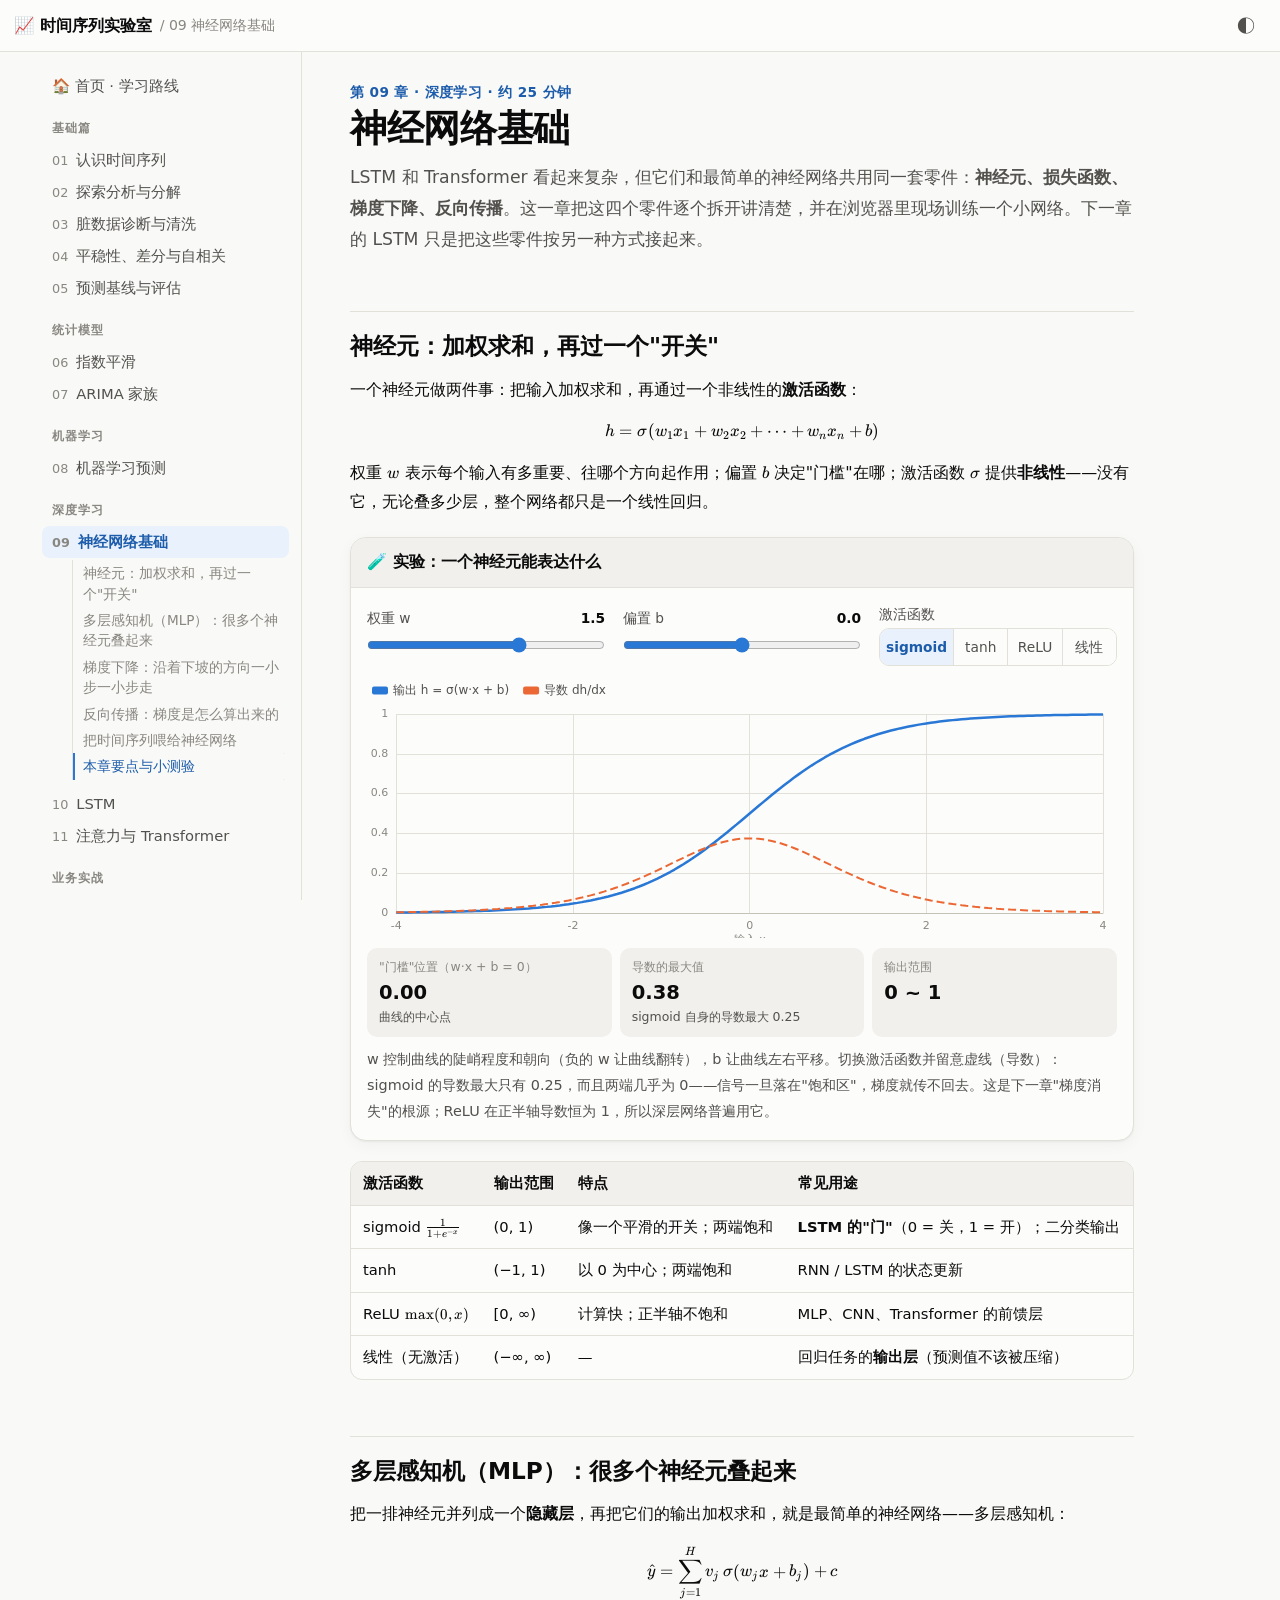
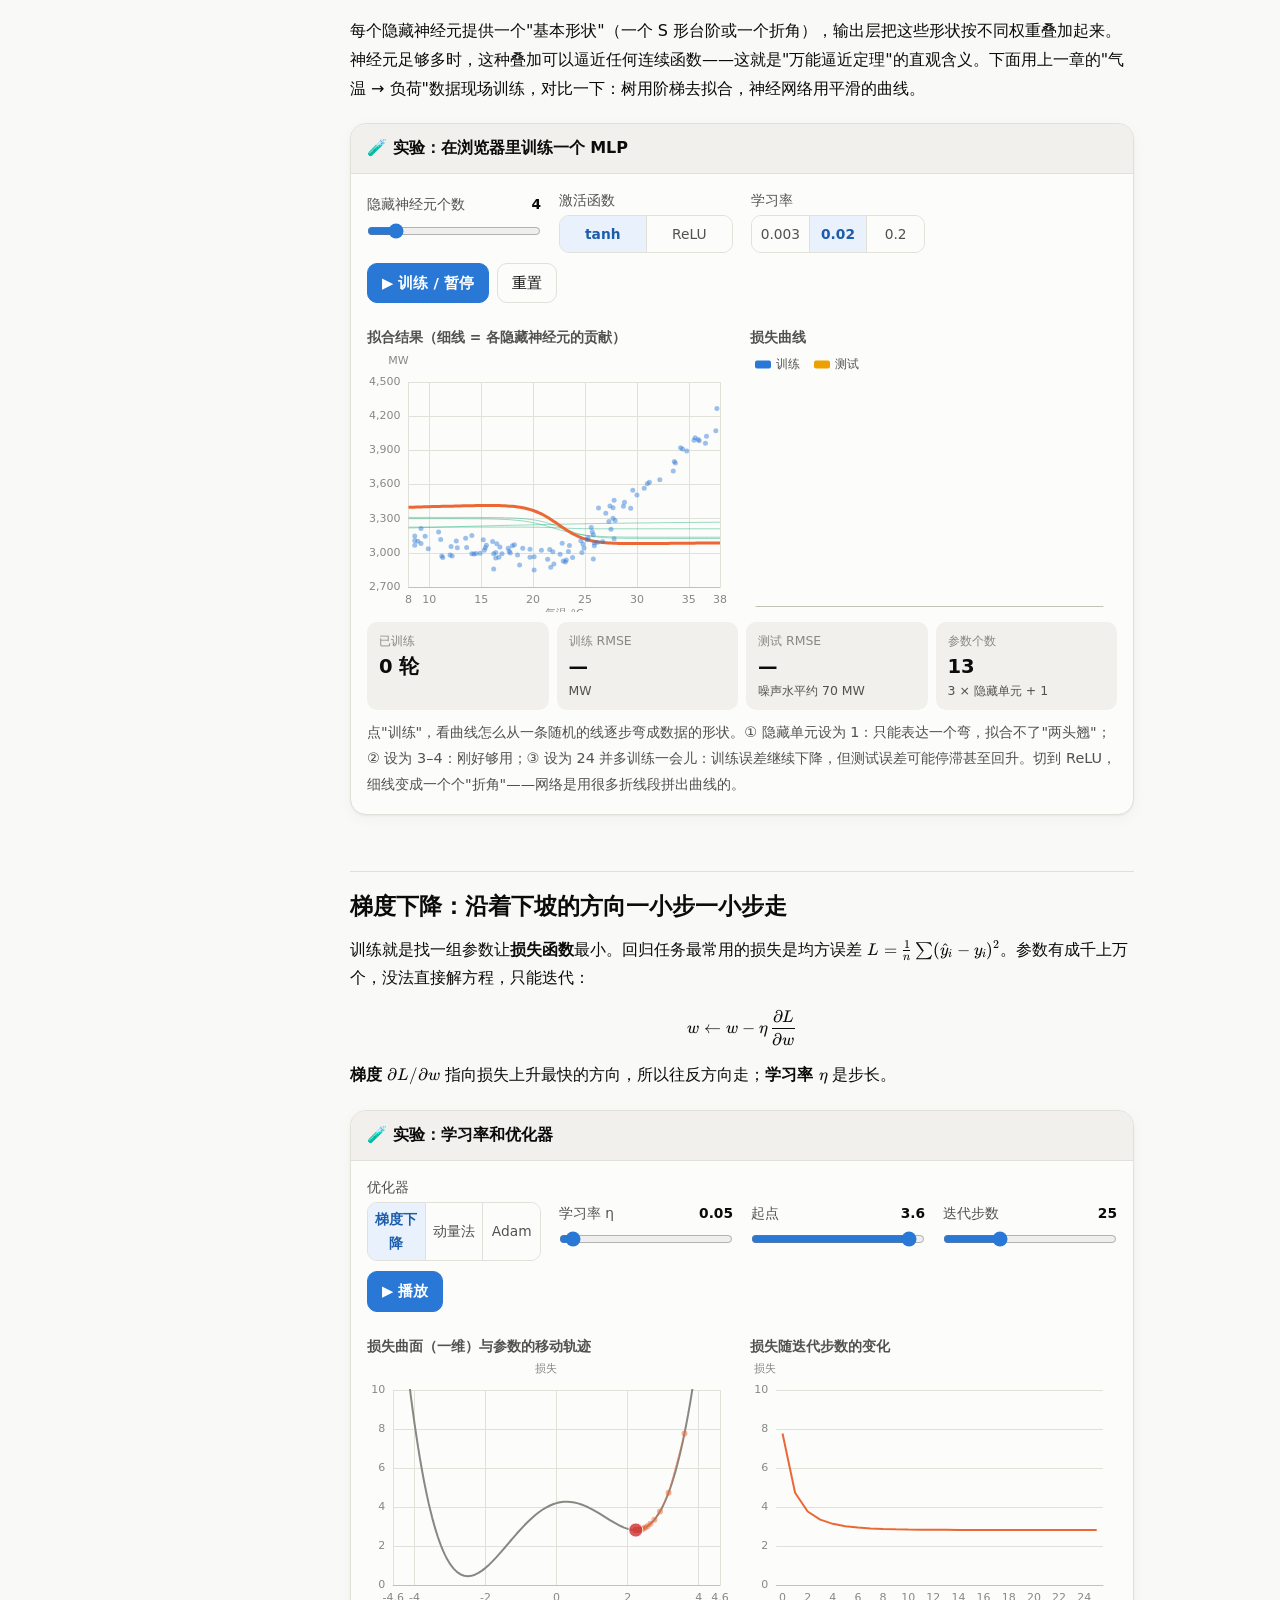
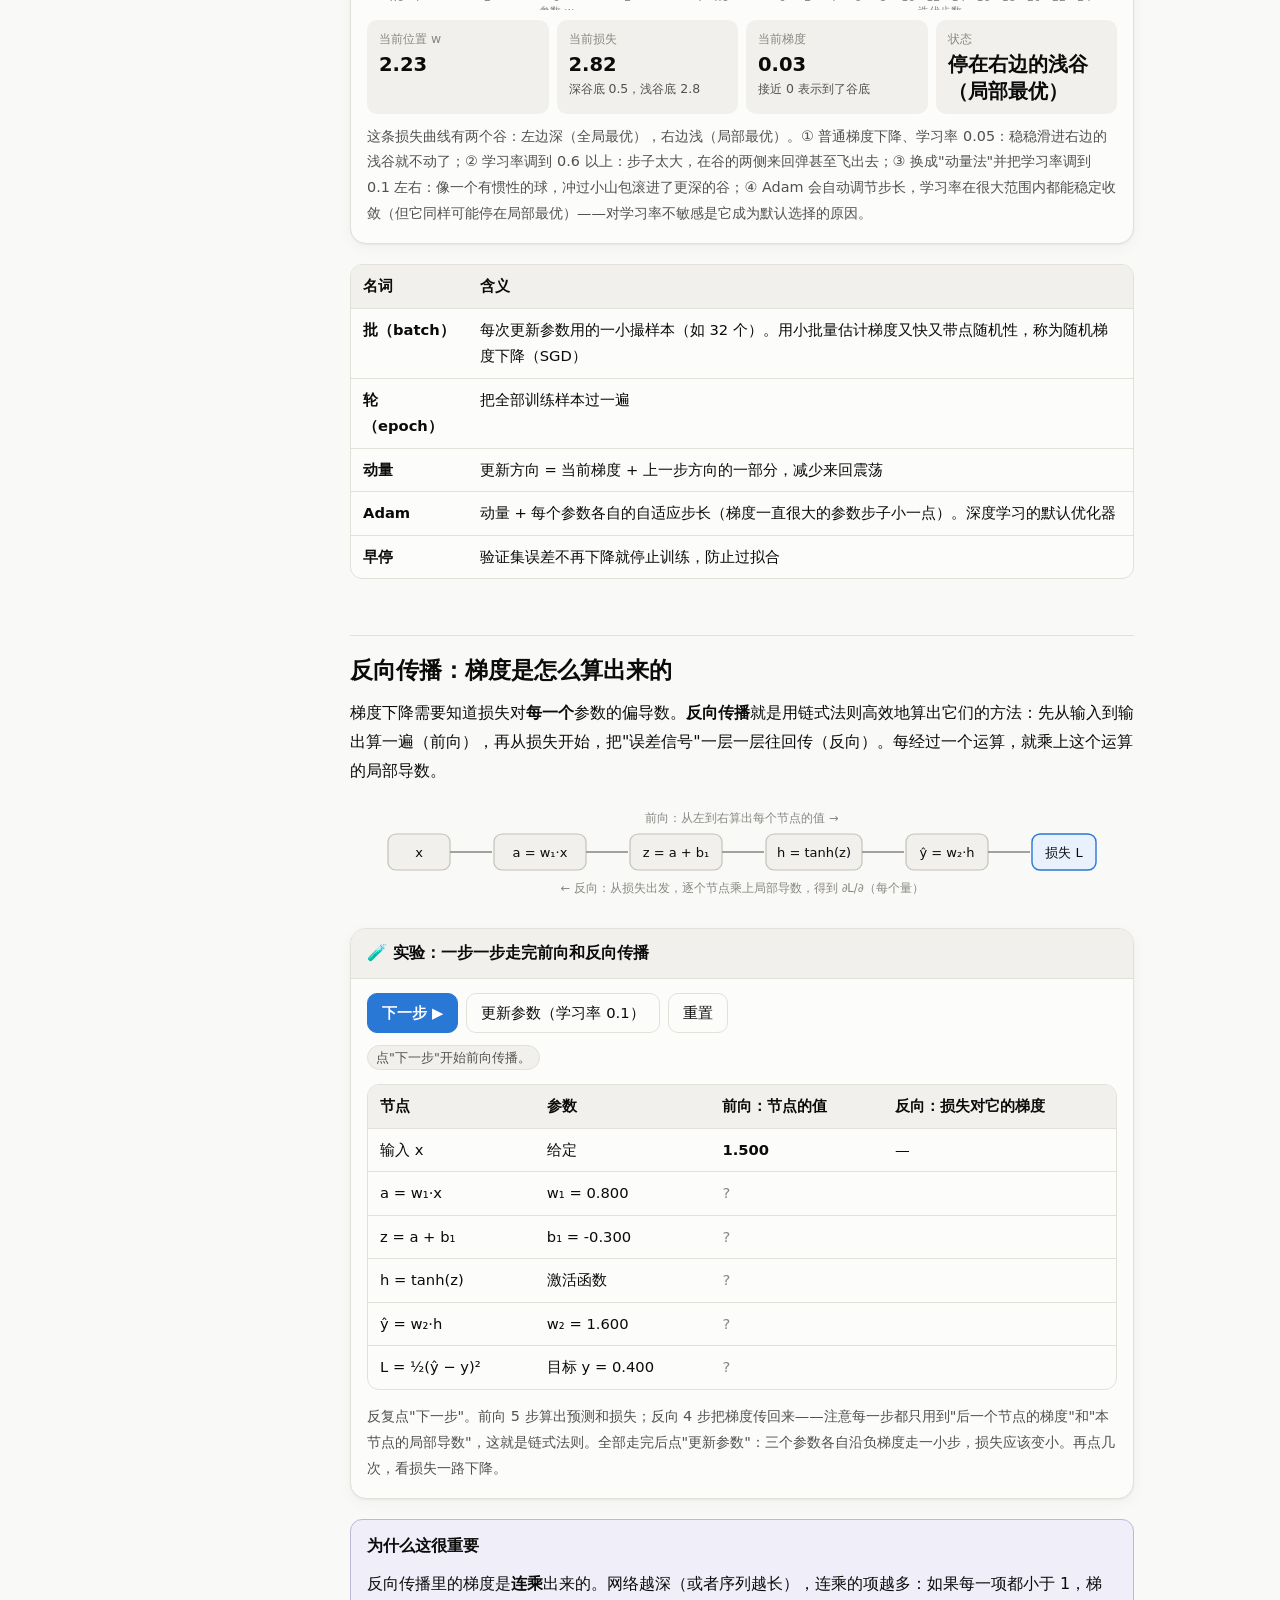
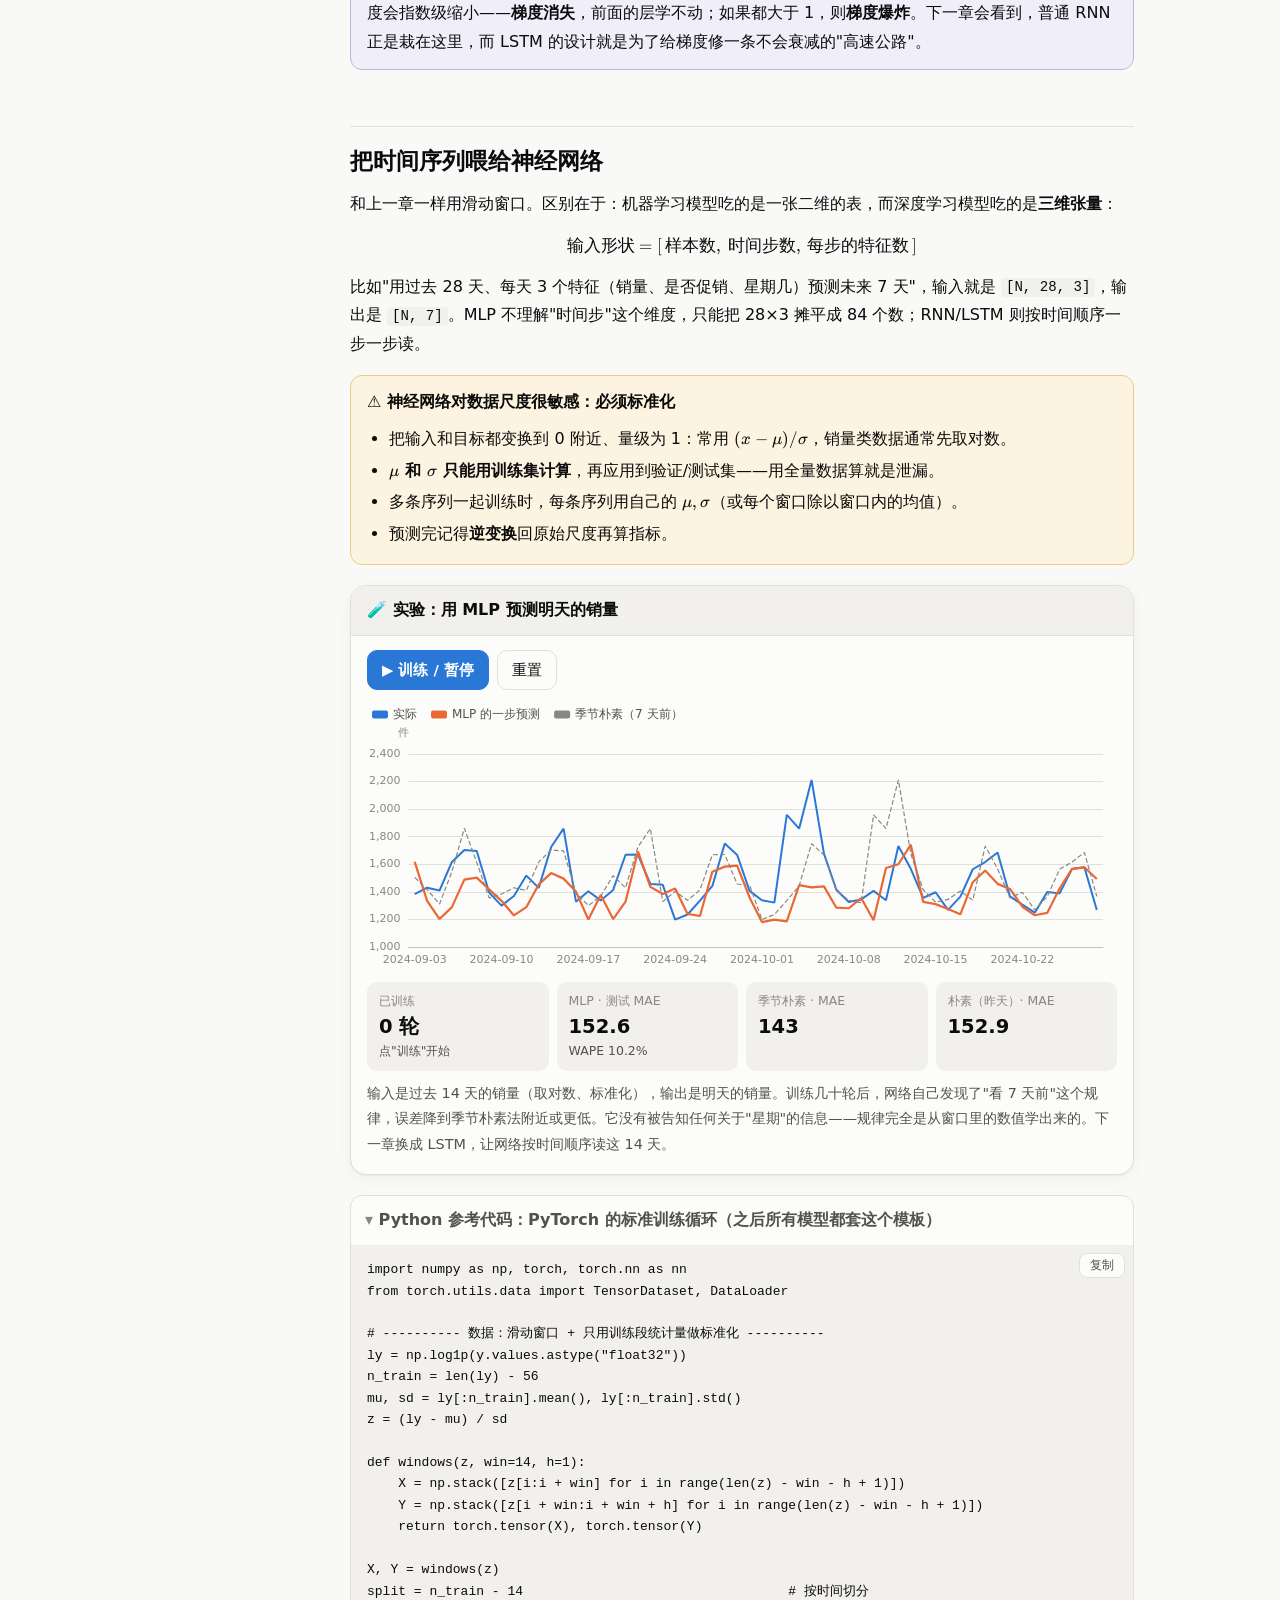
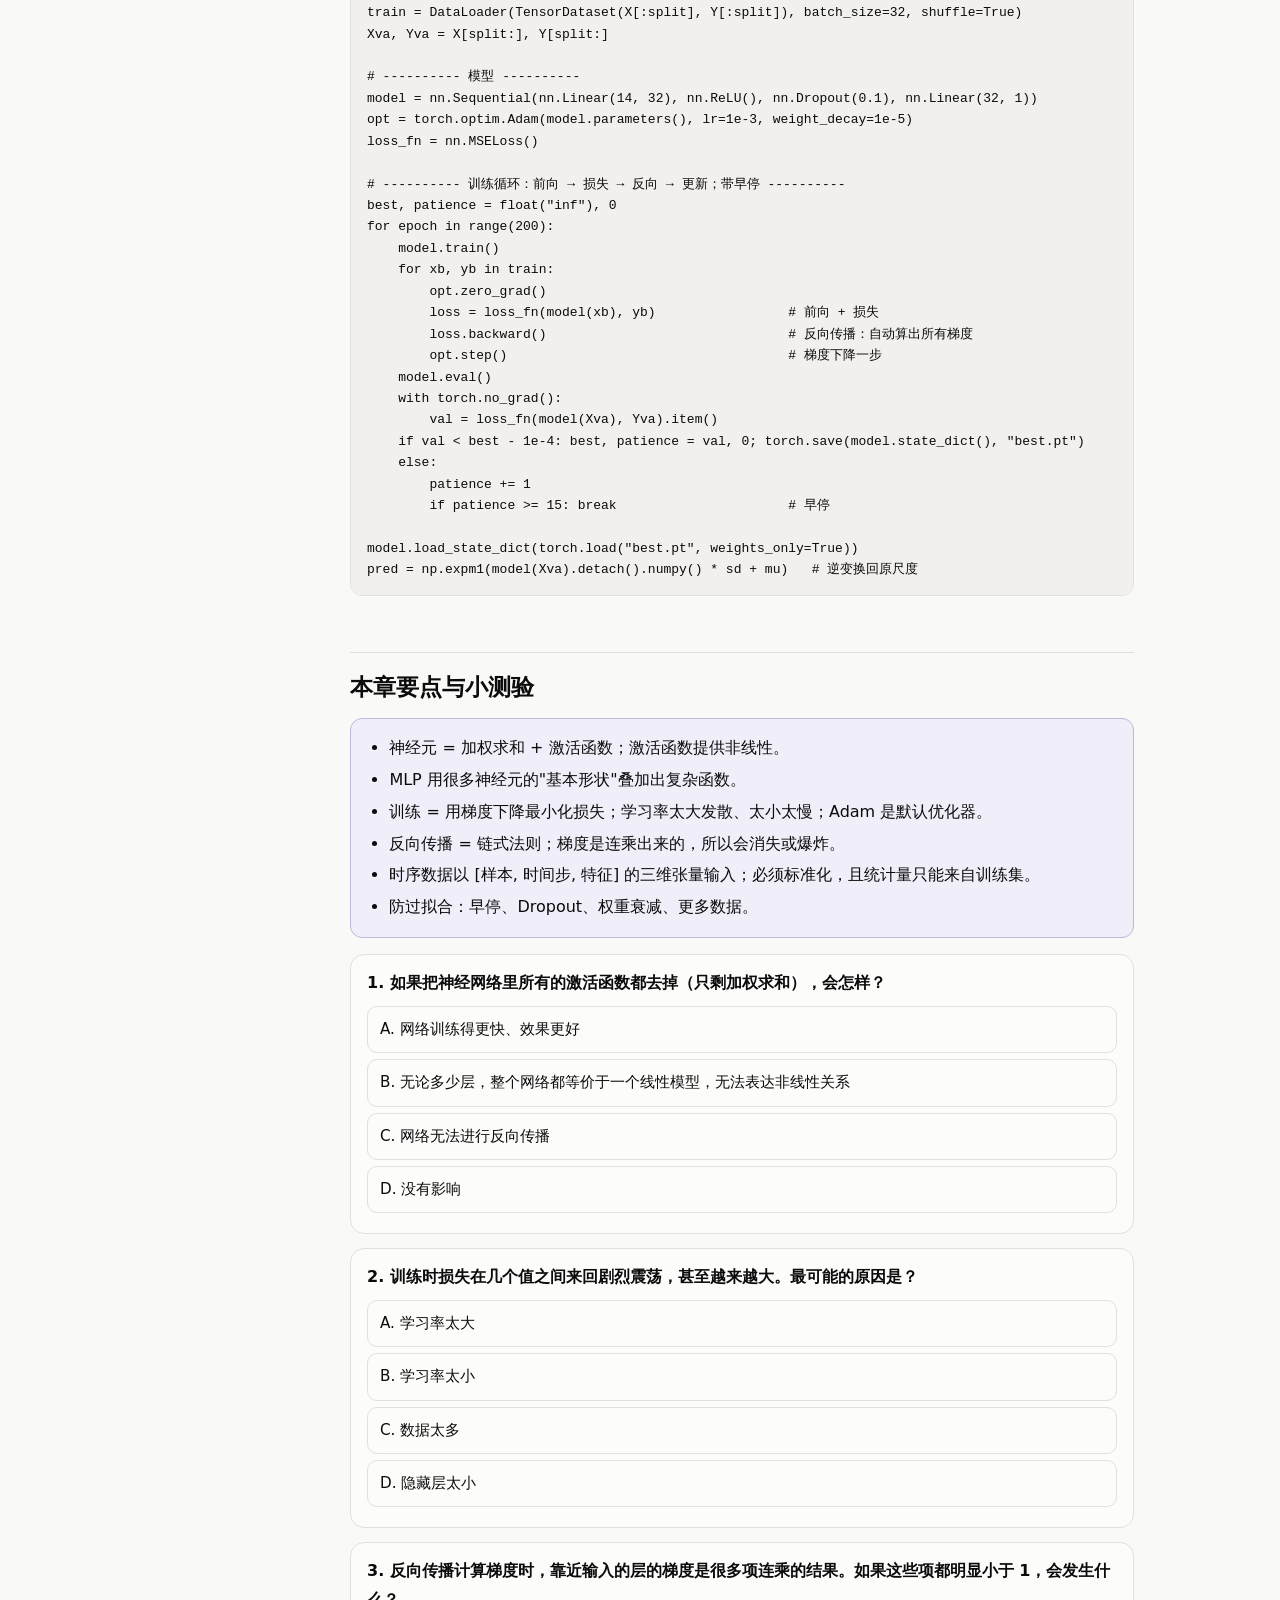
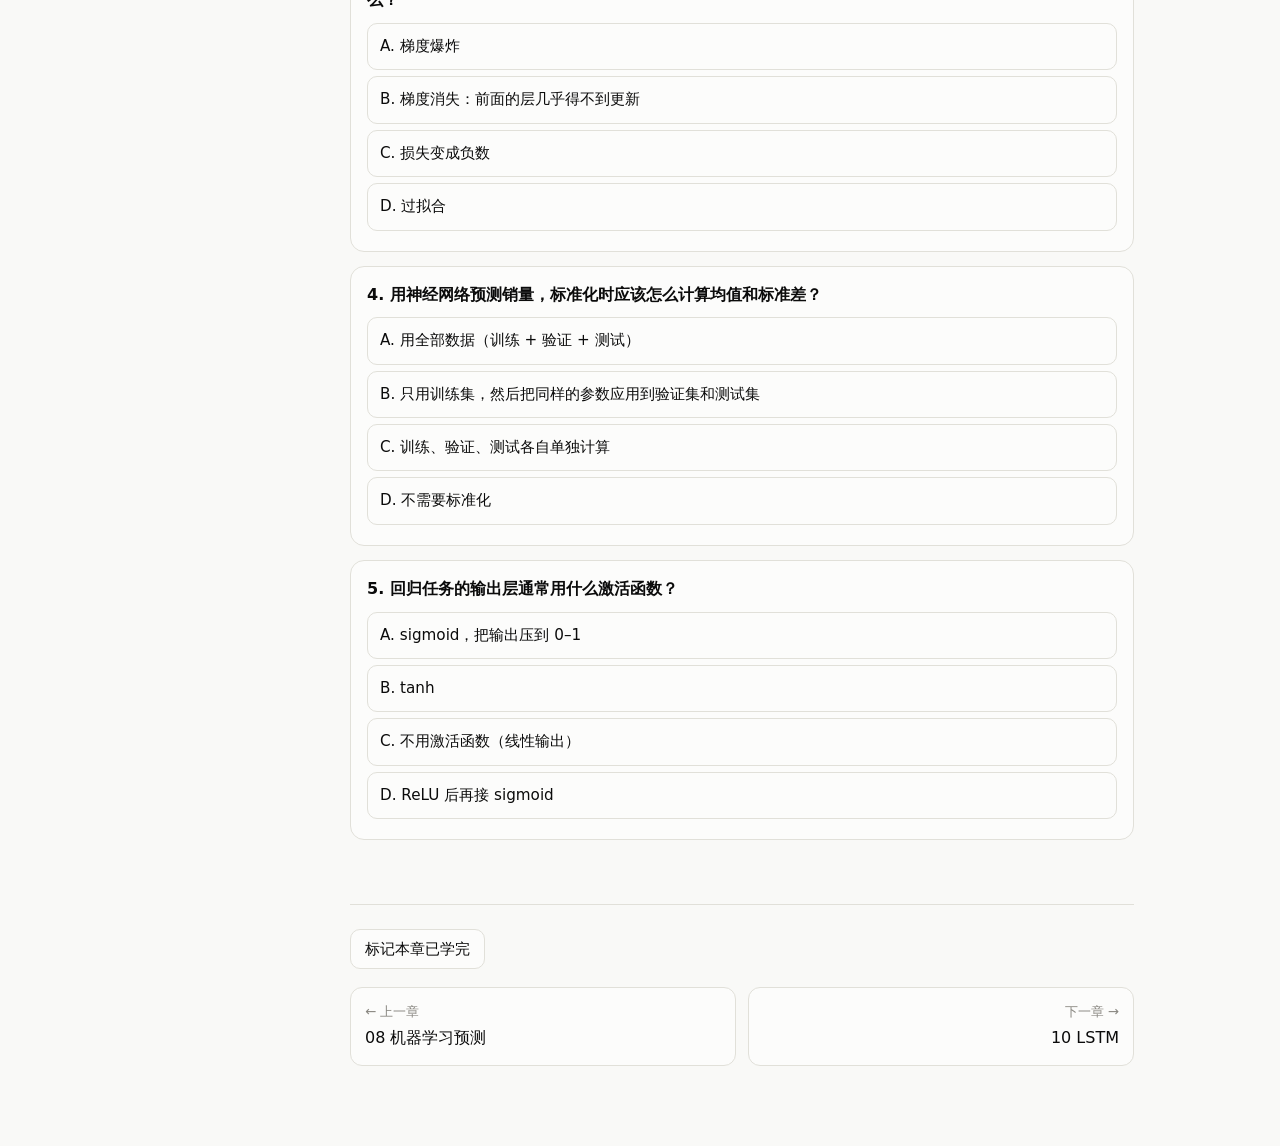
<file: chapters/09-nn.html>
<!doctype html>
<html lang="zh-CN">
<head>
<meta charset="utf-8">
<meta name="viewport" content="width=device-width,initial-scale=1">
<title>09 神经网络基础 · 时间序列实验室</title>
<link rel="stylesheet" href="../assets/vendor/katex/katex.min.css">
<link rel="stylesheet" href="../assets/css/style.css">
<script>try{var t=localStorage.getItem('tsl-theme');if(t)document.documentElement.dataset.theme=t}catch(e){}</script>
</head>
<body data-ch="09">
<main>
<p class="lead">LSTM 和 Transformer 看起来复杂，但它们和最简单的神经网络共用同一套零件：<strong>神经元、损失函数、梯度下降、反向传播</strong>。这一章把这四个零件逐个拆开讲清楚，并在浏览器里现场训练一个小网络。下一章的 LSTM 只是把这些零件按另一种方式接起来。</p>

<section id="neuron">
<h2>神经元：加权求和，再过一个"开关"</h2>
<p>一个神经元做两件事：把输入加权求和，再通过一个非线性的<strong>激活函数</strong>：</p>
$$h = \sigma(w_1x_1 + w_2x_2 + \cdots + w_nx_n + b)$$
<p>权重 $w$ 表示每个输入有多重要、往哪个方向起作用；偏置 $b$ 决定"门槛"在哪；激活函数 $\sigma$ 提供<strong>非线性</strong>——没有它，无论叠多少层，整个网络都只是一个线性回归。</p>
<div class="demo" id="neuron-demo">
  <div class="demo-title">🧪 实验：一个神经元能表达什么</div>
  <div class="demo-body">
    <div class="ctl"></div>
    <div class="chart" data-h="260"></div>
    <div class="readout"></div>
    <p class="hint">w 控制曲线的陡峭程度和朝向（负的 w 让曲线翻转），b 让曲线左右平移。切换激活函数并留意虚线（导数）：sigmoid 的导数最大只有 0.25，而且两端几乎为 0——信号一旦落在"饱和区"，梯度就传不回去。这是下一章"梯度消失"的根源；ReLU 在正半轴导数恒为 1，所以深层网络普遍用它。</p>
  </div>
</div>
<div class="tw"><table>
<thead><tr><th>激活函数</th><th>输出范围</th><th>特点</th><th>常见用途</th></tr></thead>
<tbody>
<tr><td>sigmoid $\frac{1}{1+e^{-x}}$</td><td>(0, 1)</td><td>像一个平滑的开关；两端饱和</td><td><strong>LSTM 的"门"</strong>（0 = 关，1 = 开）；二分类输出</td></tr>
<tr><td>tanh</td><td>(−1, 1)</td><td>以 0 为中心；两端饱和</td><td>RNN / LSTM 的状态更新</td></tr>
<tr><td>ReLU $\max(0,x)$</td><td>[0, ∞)</td><td>计算快；正半轴不饱和</td><td>MLP、CNN、Transformer 的前馈层</td></tr>
<tr><td>线性（无激活）</td><td>(−∞, ∞)</td><td>—</td><td>回归任务的<strong>输出层</strong>（预测值不该被压缩）</td></tr>
</tbody></table></div>
</section>

<section id="mlp">
<h2>多层感知机（MLP）：很多个神经元叠起来</h2>
<p>把一排神经元并列成一个<strong>隐藏层</strong>，再把它们的输出加权求和，就是最简单的神经网络——多层感知机：</p>
$$\hat y = \sum_{j=1}^{H} v_j\,\sigma(w_j x + b_j) + c$$
<p>每个隐藏神经元提供一个"基本形状"（一个 S 形台阶或一个折角），输出层把这些形状按不同权重叠加起来。神经元足够多时，这种叠加可以逼近任何连续函数——这就是"万能逼近定理"的直观含义。下面用上一章的"气温 → 负荷"数据现场训练，对比一下：树用阶梯去拟合，神经网络用平滑的曲线。</p>
<div class="demo" id="mlp-demo">
  <div class="demo-title">🧪 实验：在浏览器里训练一个 MLP</div>
  <div class="demo-body">
    <div class="ctl"></div>
    <div class="grid2">
      <div><div class="chart-cap">拟合结果（细线 = 各隐藏神经元的贡献）</div><div class="chart" data-h="260"></div></div>
      <div><div class="chart-cap">损失曲线</div><div class="chart" data-h="260"></div></div>
    </div>
    <div class="readout"></div>
    <p class="hint">点"训练"，看曲线怎么从一条随机的线逐步弯成数据的形状。① 隐藏单元设为 1：只能表达一个弯，拟合不了"两头翘"；② 设为 3–4：刚好够用；③ 设为 24 并多训练一会儿：训练误差继续下降，但测试误差可能停滞甚至回升。切到 ReLU，细线变成一个个"折角"——网络是用很多折线段拼出曲线的。</p>
  </div>
</div>
</section>

<section id="gd">
<h2>梯度下降：沿着下坡的方向一小步一小步走</h2>
<p>训练就是找一组参数让<strong>损失函数</strong>最小。回归任务最常用的损失是均方误差 $L = \frac1n\sum(\hat y_i - y_i)^2$。参数有成千上万个，没法直接解方程，只能迭代：</p>
$$w \leftarrow w - \eta\,\frac{\partial L}{\partial w}$$
<p><strong>梯度</strong> $\partial L/\partial w$ 指向损失上升最快的方向，所以往反方向走；<strong>学习率</strong> $\eta$ 是步长。</p>
<div class="demo" id="gd-demo">
  <div class="demo-title">🧪 实验：学习率和优化器</div>
  <div class="demo-body">
    <div class="ctl"></div>
    <div class="grid2">
      <div><div class="chart-cap">损失曲面（一维）与参数的移动轨迹</div><div class="chart" data-h="250"></div></div>
      <div><div class="chart-cap">损失随迭代步数的变化</div><div class="chart" data-h="250"></div></div>
    </div>
    <div class="readout"></div>
    <p class="hint">这条损失曲线有两个谷：左边深（全局最优），右边浅（局部最优）。① 普通梯度下降、学习率 0.05：稳稳滑进右边的浅谷就不动了；② 学习率调到 0.6 以上：步子太大，在谷的两侧来回弹甚至飞出去；③ 换成"动量法"并把学习率调到 0.1 左右：像一个有惯性的球，冲过小山包滚进了更深的谷；④ Adam 会自动调节步长，学习率在很大范围内都能稳定收敛（但它同样可能停在局部最优）——对学习率不敏感是它成为默认选择的原因。</p>
  </div>
</div>
<div class="tw"><table>
<thead><tr><th>名词</th><th>含义</th></tr></thead>
<tbody>
<tr><td><strong>批（batch）</strong></td><td>每次更新参数用的一小撮样本（如 32 个）。用小批量估计梯度又快又带点随机性，称为随机梯度下降（SGD）</td></tr>
<tr><td><strong>轮（epoch）</strong></td><td>把全部训练样本过一遍</td></tr>
<tr><td><strong>动量</strong></td><td>更新方向 = 当前梯度 + 上一步方向的一部分，减少来回震荡</td></tr>
<tr><td><strong>Adam</strong></td><td>动量 + 每个参数各自的自适应步长（梯度一直很大的参数步子小一点）。深度学习的默认优化器</td></tr>
<tr><td><strong>早停</strong></td><td>验证集误差不再下降就停止训练，防止过拟合</td></tr>
</tbody></table></div>
</section>

<section id="bp">
<h2>反向传播：梯度是怎么算出来的</h2>
<p>梯度下降需要知道损失对<strong>每一个</strong>参数的偏导数。<strong>反向传播</strong>就是用链式法则高效地算出它们的方法：先从输入到输出算一遍（前向），再从损失开始，把"误差信号"一层一层往回传（反向）。每经过一个运算，就乘上这个运算的局部导数。</p>
<svg class="diagram" viewBox="0 0 720 96" role="img" aria-label="计算图：x 乘 w1 加 b1 过 tanh 乘 w2 得到预测再算损失">
  <g class="d-t" text-anchor="middle">
    <rect class="d-box" x="6" y="30" width="62" height="36" rx="8"/><text x="37" y="53">x</text>
    <rect class="d-box" x="112" y="30" width="92" height="36" rx="8"/><text x="158" y="53">a = w₁·x</text>
    <rect class="d-box" x="248" y="30" width="92" height="36" rx="8"/><text x="294" y="53">z = a + b₁</text>
    <rect class="d-box" x="384" y="30" width="96" height="36" rx="8"/><text x="432" y="53">h = tanh(z)</text>
    <rect class="d-box" x="524" y="30" width="82" height="36" rx="8"/><text x="565" y="53">ŷ = w₂·h</text>
    <rect class="d-acc" x="650" y="30" width="64" height="36" rx="8"/><text x="682" y="53">损失 L</text>
  </g>
  <g class="d-ln"><path d="M68 48H110M204 48H246M340 48H382M480 48H522M606 48H648"/></g>
  <text class="d-m" x="360" y="18" text-anchor="middle">前向：从左到右算出每个节点的值 →</text>
  <text class="d-m" x="360" y="88" text-anchor="middle">← 反向：从损失出发，逐个节点乘上局部导数，得到 ∂L/∂（每个量）</text>
</svg>
<div class="demo" id="bp-demo">
  <div class="demo-title">🧪 实验：一步一步走完前向和反向传播</div>
  <div class="demo-body">
    <div class="ctl"></div>
    <div class="readout"></div>
    <p class="hint">反复点"下一步"。前向 5 步算出预测和损失；反向 4 步把梯度传回来——注意每一步都只用到"后一个节点的梯度"和"本节点的局部导数"，这就是链式法则。全部走完后点"更新参数"：三个参数各自沿负梯度走一小步，损失应该变小。再点几次，看损失一路下降。</p>
  </div>
</div>
<div class="callout key"><div class="hd">为什么这很重要</div>
<p>反向传播里的梯度是<strong>连乘</strong>出来的。网络越深（或者序列越长），连乘的项越多：如果每一项都小于 1，梯度会指数级缩小——<strong>梯度消失</strong>，前面的层学不动；如果都大于 1，则<strong>梯度爆炸</strong>。下一章会看到，普通 RNN 正是栽在这里，而 LSTM 的设计就是为了给梯度修一条不会衰减的"高速公路"。</p></div>
</section>

<section id="ts">
<h2>把时间序列喂给神经网络</h2>
<p>和上一章一样用滑动窗口。区别在于：机器学习模型吃的是一张二维的表，而深度学习模型吃的是<strong>三维张量</strong>：</p>
$$\text{输入形状} = [\,\text{样本数},\ \text{时间步数},\ \text{每步的特征数}\,]$$
<p>比如"用过去 28 天、每天 3 个特征（销量、是否促销、星期几）预测未来 7 天"，输入就是 <code>[N, 28, 3]</code>，输出是 <code>[N, 7]</code>。MLP 不理解"时间步"这个维度，只能把 28×3 摊平成 84 个数；RNN/LSTM 则按时间顺序一步一步读。</p>
<div class="callout warn"><div class="hd">⚠️ 神经网络对数据尺度很敏感：必须标准化</div>
<ul>
  <li>把输入和目标都变换到 0 附近、量级为 1：常用 $(x-\mu)/\sigma$，销量类数据通常先取对数。</li>
  <li><strong>$\mu$ 和 $\sigma$ 只能用训练集计算</strong>，再应用到验证/测试集——用全量数据算就是泄漏。</li>
  <li>多条序列一起训练时，每条序列用自己的 $\mu,\sigma$（或每个窗口除以窗口内的均值）。</li>
  <li>预测完记得<strong>逆变换</strong>回原始尺度再算指标。</li>
</ul></div>
<div class="demo" id="mlpts-demo">
  <div class="demo-title">🧪 实验：用 MLP 预测明天的销量</div>
  <div class="demo-body">
    <div class="ctl"></div>
    <div class="chart" data-h="270"></div>
    <div class="readout"></div>
    <p class="hint">输入是过去 14 天的销量（取对数、标准化），输出是明天的销量。训练几十轮后，网络自己发现了"看 7 天前"这个规律，误差降到季节朴素法附近或更低。它没有被告知任何关于"星期"的信息——规律完全是从窗口里的数值学出来的。下一章换成 LSTM，让网络按时间顺序读这 14 天。</p>
  </div>
</div>
<details class="code" open><summary>Python 参考代码：PyTorch 的标准训练循环（之后所有模型都套这个模板）</summary>
<pre><code>import numpy as np, torch, torch.nn as nn
from torch.utils.data import TensorDataset, DataLoader

# ---------- 数据：滑动窗口 + 只用训练段统计量做标准化 ----------
ly = np.log1p(y.values.astype("float32"))
n_train = len(ly) - 56
mu, sd = ly[:n_train].mean(), ly[:n_train].std()
z = (ly - mu) / sd

def windows(z, win=14, h=1):
    X = np.stack([z[i:i + win] for i in range(len(z) - win - h + 1)])
    Y = np.stack([z[i + win:i + win + h] for i in range(len(z) - win - h + 1)])
    return torch.tensor(X), torch.tensor(Y)

X, Y = windows(z)
split = n_train - 14                                  # 按时间切分
train = DataLoader(TensorDataset(X[:split], Y[:split]), batch_size=32, shuffle=True)
Xva, Yva = X[split:], Y[split:]

# ---------- 模型 ----------
model = nn.Sequential(nn.Linear(14, 32), nn.ReLU(), nn.Dropout(0.1), nn.Linear(32, 1))
opt = torch.optim.Adam(model.parameters(), lr=1e-3, weight_decay=1e-5)
loss_fn = nn.MSELoss()

# ---------- 训练循环：前向 → 损失 → 反向 → 更新；带早停 ----------
best, patience = float("inf"), 0
for epoch in range(200):
    model.train()
    for xb, yb in train:
        opt.zero_grad()
        loss = loss_fn(model(xb), yb)                 # 前向 + 损失
        loss.backward()                               # 反向传播：自动算出所有梯度
        opt.step()                                    # 梯度下降一步
    model.eval()
    with torch.no_grad():
        val = loss_fn(model(Xva), Yva).item()
    if val &lt; best - 1e-4: best, patience = val, 0; torch.save(model.state_dict(), "best.pt")
    else:
        patience += 1
        if patience &gt;= 15: break                      # 早停

model.load_state_dict(torch.load("best.pt", weights_only=True))
pred = np.expm1(model(Xva).detach().numpy() * sd + mu)   # 逆变换回原尺度</code></pre></details>
</section>

<section id="summary">
<h2>本章要点与小测验</h2>
<div class="callout key">
<ul>
  <li>神经元 = 加权求和 + 激活函数；激活函数提供非线性。</li>
  <li>MLP 用很多神经元的"基本形状"叠加出复杂函数。</li>
  <li>训练 = 用梯度下降最小化损失；学习率太大发散、太小太慢；Adam 是默认优化器。</li>
  <li>反向传播 = 链式法则；梯度是连乘出来的，所以会消失或爆炸。</li>
  <li>时序数据以 [样本, 时间步, 特征] 的三维张量输入；必须标准化，且统计量只能来自训练集。</li>
  <li>防过拟合：早停、Dropout、权重衰减、更多数据。</li>
</ul>
</div>
<div id="quiz"></div>
</section>
</main>

<script src="../assets/vendor/echarts.min.js"></script>
<script src="../assets/vendor/katex/katex.min.js"></script>
<script src="../assets/vendor/katex/auto-render.min.js"></script>
<script src="../assets/js/tslib.js"></script>
<script src="../assets/js/nnlib.js"></script>
<script src="../assets/js/site.js"></script>
<script>
const { S } = Site;
const ACTS = [['sigmoid', 'sigmoid'], ['tanh', 'tanh'], ['relu', 'ReLU'], ['linear', '线性']];

/* ---------- 单个神经元 ---------- */
Site.demo('neuron-demo', {
  controls: [
    { k: 'w', label: '权重 w', min: -5, max: 5, step: 0.1, value: 1.5, fmt: v => v.toFixed(1) },
    { k: 'b', label: '偏置 b', min: -5, max: 5, step: 0.1, value: 0, fmt: v => v.toFixed(1) },
    { k: 'act', label: '激活函数', type: 'seg', options: ACTS },
  ],
  render(s, d) {
    const a = NN.ACT[s.act], xs = [], ys = [], ds = [];
    for (let x = -4; x <= 4.001; x += 0.05) { const y = a.f(s.w * x + s.b); xs.push([+x.toFixed(2), +y.toFixed(4)]); ds.push([+x.toFixed(2), +(a.d(y) * s.w).toFixed(4)]); }
    d.chart(0, { xAxis: { type: 'value', min: -4, max: 4, name: '输入 x', nameLocation: 'middle', nameGap: 22, scale: false }, yAxis: {}, tooltip: false,
      series: [S.line('输出 h = σ(w·x + b)', xs, { c: 0, w: 2.5 }), S.line('导数 dh/dx', ds, { c: 1, dash: true })] });
    const mx = Math.max(...ds.map(q => Math.abs(q[1])));
    d.out(Site.tiles([['"门槛"位置（w·x + b = 0）', s.w !== 0 ? (-s.b / s.w).toFixed(2) : '—', '曲线的中心点'], ['导数的最大值', mx.toFixed(2), s.act === 'sigmoid' ? 'sigmoid 自身的导数最大 0.25' : s.act === 'tanh' ? 'tanh 自身的导数最大 1' : ''], ['输出范围', s.act === 'sigmoid' ? '0 ~ 1' : s.act === 'tanh' ? '−1 ~ 1' : s.act === 'relu' ? '≥ 0' : '不限']]));
  },
});

/* ---------- MLP 现场训练 ---------- */
const TEMP = (() => {
  const r = TS.rng(5), all = [];
  for (let i = 0; i < 170; i++) { const x = +(8 + 30 * r()).toFixed(1); all.push([x, Math.round(3000 + 85 * Math.max(0, x - 24) + 25 * Math.max(0, 14 - x) + 70 * r.n())]); }
  const tr = all.slice(0, 110), te = all.slice(110), sy = NN.scaler(tr.map(q => q[1])), fx = x => (x - 23) / 9, grid = [];
  for (let x = 8; x <= 38; x += 0.25) grid.push(x);
  return { tr, te, sy, fx, grid, X: tr.map(q => [fx(q[0])]), Y: tr.map(q => [sy.f(q[1])]), Xt: te.map(q => [fx(q[0])]), Yt: te.map(q => [sy.f(q[1])]) };
})();
const tempAxis = { type: 'value', min: 8, max: 38, name: '气温 °C', nameLocation: 'middle', nameGap: 22, scale: false };
Site.demo('mlp-demo', {
  controls: [
    { k: 'nh', label: '隐藏神经元个数', min: 1, max: 24, step: 1, value: 4 },
    { k: 'act', label: '激活函数', type: 'seg', options: [['tanh', 'tanh'], ['relu', 'ReLU']] },
    { k: 'lr', label: '学习率', type: 'seg', options: [[0.003, '0.003'], [0.02, '0.02'], [0.2, '0.2']], value: 0.02 },
    { act: 'train', label: '▶ 训练 / 暂停', primary: true, run(s, d) { d.loop('train', () => { for (let k = 0; k < 6; k++) { s.tr.push(NN.trainEpoch(s.model, s.opt, TEMP.X, TEMP.Y, { batch: 16, rng: s.rng })); s.te.push(NN.mse(s.model, TEMP.Xt, TEMP.Yt)); } d.draw(); return s.tr.length < 600; }, 30); return false; } },
    { act: 'reset', label: '重置', run: s => { s.key = null; } },
  ],
  render(s, d, changed) {
    const key = s.nh + s.act + s.lr, p = Site.pal();
    if (s.key !== key) { d.stop('train'); s.key = key; s.model = NN.mlp({ nin: 1, nh: s.nh, act: s.act, seed: 4, initScale: 2, spreadBias: true }); s.opt = NN.adam(s.model, s.lr); s.rng = TS.rng(1); s.tr = []; s.te = []; }
    const m = s.model, sd = TEMP.sy.sd, mu = TEMP.sy.mu, o = m.off, H = s.nh, act = NN.ACT[s.act];
    const series = [S.scatter('训练样本', TEMP.tr, { c: 0, size: 5, op: 0.45, ring: false })];
    for (let j = 0; j < Math.min(H, 12); j++) series.push(S.line('单元 ' + (j + 1), TEMP.grid.map(x => [x, Math.round(mu + sd * m.w[o.W2 + j] * act.f(m.w[o.W1 + j] * TEMP.fx(x) + m.w[o.b1 + j]))]), { c: p.s[2], w: 1, op: 0.45 }));
    series.push(S.line('网络输出', TEMP.grid.map(x => [x, Math.round(TEMP.sy.inv(m.predict([TEMP.fx(x)])[0]))]), { c: 1, w: 3 }));
    d.chart(0, { xAxis: tempAxis, yAxis: { name: 'MW' }, legend: false, tooltip: false, series });
    const ep = s.tr.length, rm = a => a.map(v => +(Math.sqrt(v) * sd).toFixed(1));
    d.chart(1, { xAxis: { data: s.tr.map((_, i) => i + 1), name: '轮数', nameLocation: 'middle', nameGap: 22 }, yAxis: { name: 'RMSE（MW）', type: 'log' }, series: [S.line('训练', rm(s.tr), { c: 0 }), S.line('测试', rm(s.te), { c: 3 })] });
    d.out(Site.tiles([['已训练', ep + ' 轮'], ['训练 RMSE', ep ? Math.sqrt(s.tr[ep - 1]) * sd : '—', 'MW'], ['测试 RMSE', ep ? Math.sqrt(s.te[ep - 1]) * sd : '—', '噪声水平约 70 MW', ep && Math.sqrt(s.te[ep - 1]) * sd < 85 ? 'good' : ''], ['参数个数', m.n, '3 × 隐藏单元 + 1']]));
  },
});

/* ---------- 梯度下降 ---------- */
const lossF = w => 0.08 * w ** 4 - 0.9 * w * w + 0.5 * w + 4.2, lossG = w => 0.32 * w ** 3 - 1.8 * w + 0.5;
Site.demo('gd-demo', {
  controls: [
    { k: 'opt', label: '优化器', type: 'seg', options: [['sgd', '梯度下降'], ['mom', '动量法'], ['adam', 'Adam']] },
    { k: 'lr', label: '学习率 η', min: 0.01, max: 1, step: 0.01, value: 0.05, fmt: v => v.toFixed(2) },
    { k: 'w0', label: '起点', min: -4, max: 4, step: 0.1, value: 3.6, fmt: v => v.toFixed(1) },
    { k: 'steps', label: '迭代步数', min: 0, max: 80, step: 1, value: 25 },
    { act: 'play', label: '▶ 播放', primary: true, run(s, d) { d.set('steps', 0); d.loop('play', () => { d.set('steps', s.steps + 1); d.draw(); return s.steps < 80; }, 70); return false; } },
  ],
  render(s, d) {
    const path = [s.w0]; let w = s.w0, v = 0, m = 0, u = 0, diverged = false;
    for (let t = 1; t <= s.steps; t++) {
      const g = lossG(w);
      if (s.opt === 'sgd') w -= s.lr * g;
      else if (s.opt === 'mom') { v = 0.85 * v + g; w -= s.lr * v; }
      else { m = 0.9 * m + 0.1 * g; u = 0.999 * u + 0.001 * g * g; w -= s.lr * (m / (1 - 0.9 ** t)) / (Math.sqrt(u / (1 - 0.999 ** t)) + 1e-8); }
      if (!Number.isFinite(w) || Math.abs(w) > 6) { diverged = true; w = Math.max(-6, Math.min(6, w || 6)); path.push(w); break; }
      path.push(w);
    }
    const p = Site.pal(), curve = []; for (let x = -4.6; x <= 4.6; x += 0.05) curve.push([+x.toFixed(2), +lossF(x).toFixed(3)]);
    const clampY = y => Math.min(10, y), pts = path.map(q => [+q.toFixed(3), +clampY(lossF(q)).toFixed(3)]);
    d.chart(0, { xAxis: { type: 'value', min: -4.6, max: 4.6, name: '参数 w', nameLocation: 'middle', nameGap: 22, scale: false }, yAxis: { name: '损失', min: 0, max: 10, scale: false }, legend: false, tooltip: false,
      series: [S.line('损失', curve, { c: p.muted, w: 2 }), S.line('轨迹', pts, { c: 1, w: 1, op: 0.5 }), S.scatter('走过的点', pts, { c: 1, size: 6, op: 0.5, ring: false }), S.scatter('当前位置', [pts[pts.length - 1]], { c: p.crit, size: 14 })] });
    d.chart(1, { xAxis: { data: path.map((_, i) => i), name: '迭代步数', nameLocation: 'middle', nameGap: 22 }, yAxis: { name: '损失', min: 0, max: 10, scale: false }, legend: false, series: [S.line('损失', path.map(q => +clampY(lossF(q)).toFixed(3)), { c: 1, w: 2 })] });
    const end = path[path.length - 1], where = diverged ? ['发散了', 'bad'] : Math.abs(lossG(end)) > 0.15 ? ['还在路上', ''] : end < 0 ? ['到达左边的深谷（全局最优）', 'good'] : ['停在右边的浅谷（局部最优）', ''];
    d.out(Site.tiles([['当前位置 w', end.toFixed(2)], ['当前损失', lossF(end).toFixed(2), '深谷底 ' + lossF(-2.5).toFixed(1) + '，浅谷底 ' + lossF(2.22).toFixed(1)], ['当前梯度', lossG(end).toFixed(2), '接近 0 表示到了谷底'], ['状态', where[0], '', where[1]]]));
  },
});

/* ---------- 反向传播 ---------- */
const BP_STEPS = 9, BX = 1.5, BY = 0.4;
const bpCalc = s => { const a = s.w1 * BX, z = a + s.b1, h = Math.tanh(z), yh = s.w2 * h, L = 0.5 * (yh - BY) ** 2, dy = yh - BY, dh = dy * s.w2, dz = dh * (1 - h * h); return { a, z, h, yh, L, dy, dh, dw2: dy * h, dz, db1: dz, da: dz, dw1: dz * BX }; };
Site.demo('bp-demo', {
  controls: [
    { act: 'next', label: '下一步 ▶', primary: true, run: s => { s.stage = Math.min(BP_STEPS, (s.stage || 0) + 1); } },
    { act: 'update', label: '更新参数（学习率 0.1）', run(s) { if ((s.stage || 0) < BP_STEPS) return; const c = bpCalc(s); s.w1 -= 0.1 * c.dw1; s.b1 -= 0.1 * c.db1; s.w2 -= 0.1 * c.dw2; s.hist.push(c.L); s.stage = 0; } },
    { act: 'reset', label: '重置', run: s => { s.w1 = 0.8; s.b1 = -0.3; s.w2 = 1.6; s.stage = 0; s.hist = []; } },
  ],
  setup(s) { s.w1 = 0.8; s.b1 = -0.3; s.w2 = 1.6; s.stage = 0; s.hist = []; },
  render(s, d) {
    const x = BX, y = BY, st = s.stage || 0, { a, z, h, yh, L, dy, dh, dw2, dz, db1, da, dw1 } = bpCalc(s);
    const f = v => v.toFixed(3), shown = (k, v) => (st >= k ? `<b>${f(v)}</b>` : '<span class="muted">?</span>');
    const rows = [
      ['输入 x', '给定', `<b>${f(x)}</b>`, '—', ''],
      ['a = w₁·x', `w₁ = ${f(s.w1)}`, shown(1, a), st >= 9 ? `∂L/∂a = ${f(da)}　<span class="tag">∂L/∂w₁ = ∂L/∂a · x = ${f(dw1)}</span>` : '', 1, 9],
      ['z = a + b₁', `b₁ = ${f(s.b1)}`, shown(2, z), st >= 8 ? `∂L/∂z = ∂L/∂h · (1 − h²) = ${f(dz)}　<span class="tag">∂L/∂b₁ = ${f(db1)}</span>` : '', 2, 8],
      ['h = tanh(z)', '激活函数', shown(3, h), st >= 7 ? `∂L/∂h = ∂L/∂ŷ · w₂ = ${f(dh)}` : '', 3, 7],
      ['ŷ = w₂·h', `w₂ = ${f(s.w2)}`, shown(4, yh), st >= 6 ? `∂L/∂ŷ = ŷ − y = ${f(dy)}　<span class="tag">∂L/∂w₂ = ∂L/∂ŷ · h = ${f(dw2)}</span>` : '', 4, 6],
      ['L = ½(ŷ − y)²', `目标 y = ${f(y)}`, shown(5, L), st >= 6 ? '∂L/∂L = 1（起点）' : '', 5, 6],
    ];
    const hl = rows.findIndex(r => r[4] === st || (st > 5 && r[5] === st));
    const msg = st === 0 ? '点"下一步"开始前向传播。' : st <= 5 ? `前向第 ${st} / 5 步` : st < 9 ? `反向第 ${st - 5} / 4 步：把梯度从后往前传` : '前向、反向都完成了。三个参数的梯度已经算出，可以点"更新参数"。';
    d.out(`<div class="small" style="margin-bottom:6px"><span class="tag ${st === 9 ? 'good' : ''}">${msg}</span></div>` +
      Site.table(['节点', '参数', '前向：节点的值', '反向：损失对它的梯度'], rows.map(r => r.slice(0, 4)), { hl }) +
      (s.hist.length ? `<div class="small">每次更新前的损失：${s.hist.map(f).join(' → ')} → <b>${f(L)}</b>${L < s.hist[s.hist.length - 1] ? ' <span class="tag good">在下降</span>' : ''}</div>` : ''));
  },
});

/* ---------- MLP 预测销量 ---------- */
Site.demo('mlpts-demo', {
  controls: [
    { act: 'train', label: '▶ 训练 / 暂停', primary: true, run(s, d) { d.loop('train', () => { for (let k = 0; k < 4; k++) s.hist.push(NN.trainEpoch(s.model, s.opt, s.X, s.Y, { batch: 32, rng: s.rng })); d.draw(); return s.hist.length < 120; }, 20); return false; } },
    { act: 'reset', label: '重置', run: (s, d) => { d.stop('train'); s.init(); } },
  ],
  setup(s) {
    const ds = TS.data.retail(), a = 300, cut = 976, win = 14, ly = ds.y.map(Math.log), sc = NN.scaler(ly.slice(a, cut)), z = ly.map(sc.f);
    s.ds = ds; s.cut = cut; s.win = win; s.sc = sc; s.z = z; s.X = []; s.Y = [];
    for (let t = a + win; t < cut; t++) { s.X.push(z.slice(t - win, t)); s.Y.push([z[t]]); }
    s.init = () => { s.model = NN.mlp({ nin: win, nh: 16, act: 'tanh', seed: 7 }); s.opt = NN.adam(s.model, 0.004); s.rng = TS.rng(2); s.hist = []; };
    s.init();
  },
  render(s, d) {
    const { ds, cut, win, z, sc } = s, h = 56, actual = ds.y.slice(cut, cut + h), pred = [];
    for (let t = cut; t < cut + h; t++) pred.push(Math.exp(sc.inv(s.model.predict(z.slice(t - win, t))[0])));
    const sn = actual.map((_, j) => ds.y[cut + j - 7]), nv = actual.map((_, j) => ds.y[cut + j - 1]);
    d.chart(0, { xAxis: { data: ds.dates.slice(cut, cut + h) }, yAxis: { name: '件' }, series: [S.line('实际', actual, { c: 0 }), S.line('MLP 的一步预测', pred.map(Math.round), { c: 1, w: 2.2 }), S.line('季节朴素（7 天前）', sn, { c: Site.pal().muted, dash: true, w: 1.2 })] });
    const m = TS.metrics(actual, pred), m7 = TS.metrics(actual, sn), m1 = TS.metrics(actual, nv);
    d.out(Site.tiles([['已训练', s.hist.length + ' 轮', s.hist.length ? '训练 MSE ' + s.hist[s.hist.length - 1].toFixed(3) : '点"训练"开始'], ['MLP · 测试 MAE', m.mae, 'WAPE ' + Site.pct(m.wape), m.mae < m7.mae ? 'good' : ''], ['季节朴素 · MAE', m7.mae], ['朴素（昨天）· MAE', m1.mae]]));
  },
});

Site.quiz('quiz', [
  { q: '如果把神经网络里所有的激活函数都去掉（只剩加权求和），会怎样？', opts: ['网络训练得更快、效果更好', '无论多少层，整个网络都等价于一个线性模型，无法表达非线性关系', '网络无法进行反向传播', '没有影响'], ans: 1, why: '线性变换的叠加还是线性变换。非线性激活是神经网络表达能力的来源。' },
  { q: '训练时损失在几个值之间来回剧烈震荡，甚至越来越大。最可能的原因是？', opts: ['学习率太大', '学习率太小', '数据太多', '隐藏层太小'], ans: 0, why: '步子太大，每一步都跨过了谷底，落到对面更高的坡上。应减小学习率（或做梯度裁剪）。' },
  { q: '反向传播计算梯度时，靠近输入的层的梯度是很多项连乘的结果。如果这些项都明显小于 1，会发生什么？', opts: ['梯度爆炸', '梯度消失：前面的层几乎得不到更新', '损失变成负数', '过拟合'], ans: 1, why: '很多个小于 1 的数相乘趋近于 0。sigmoid/tanh 的饱和区导数接近 0，更容易引发这个问题。' },
  { q: '用神经网络预测销量，标准化时应该怎么计算均值和标准差？', opts: ['用全部数据（训练 + 验证 + 测试）', '只用训练集，然后把同样的参数应用到验证集和测试集', '训练、验证、测试各自单独计算', '不需要标准化'], ans: 1, why: '用到验证/测试段的统计量等于偷看了未来。统计量必须来自训练段，并原样应用到其他段。' },
  { q: '回归任务的输出层通常用什么激活函数？', opts: ['sigmoid，把输出压到 0–1', 'tanh', '不用激活函数（线性输出）', 'ReLU 后再接 sigmoid'], ans: 2, why: '预测值可以是任意实数，不应被压缩到固定区间。输出层保持线性，尺度问题通过标准化目标值来处理。' },
]);
</script>
</body>
</html>
</file>
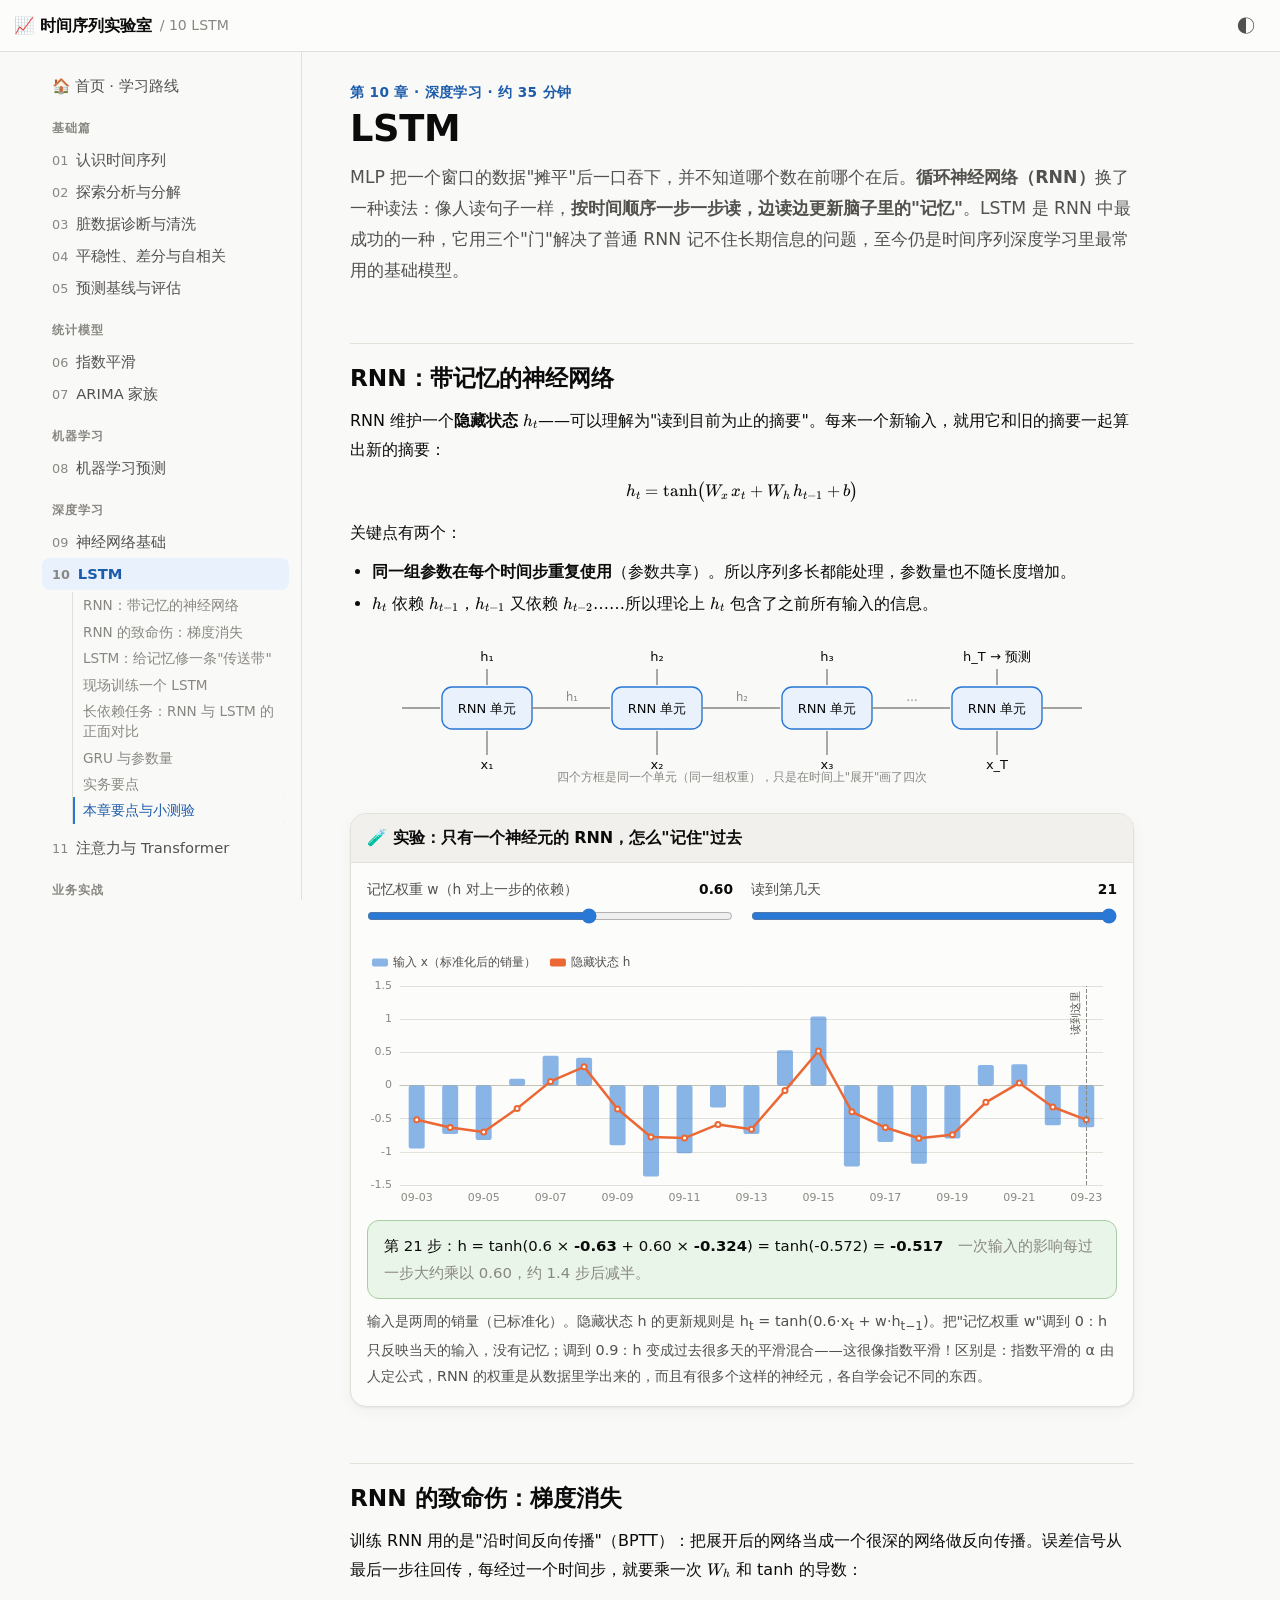
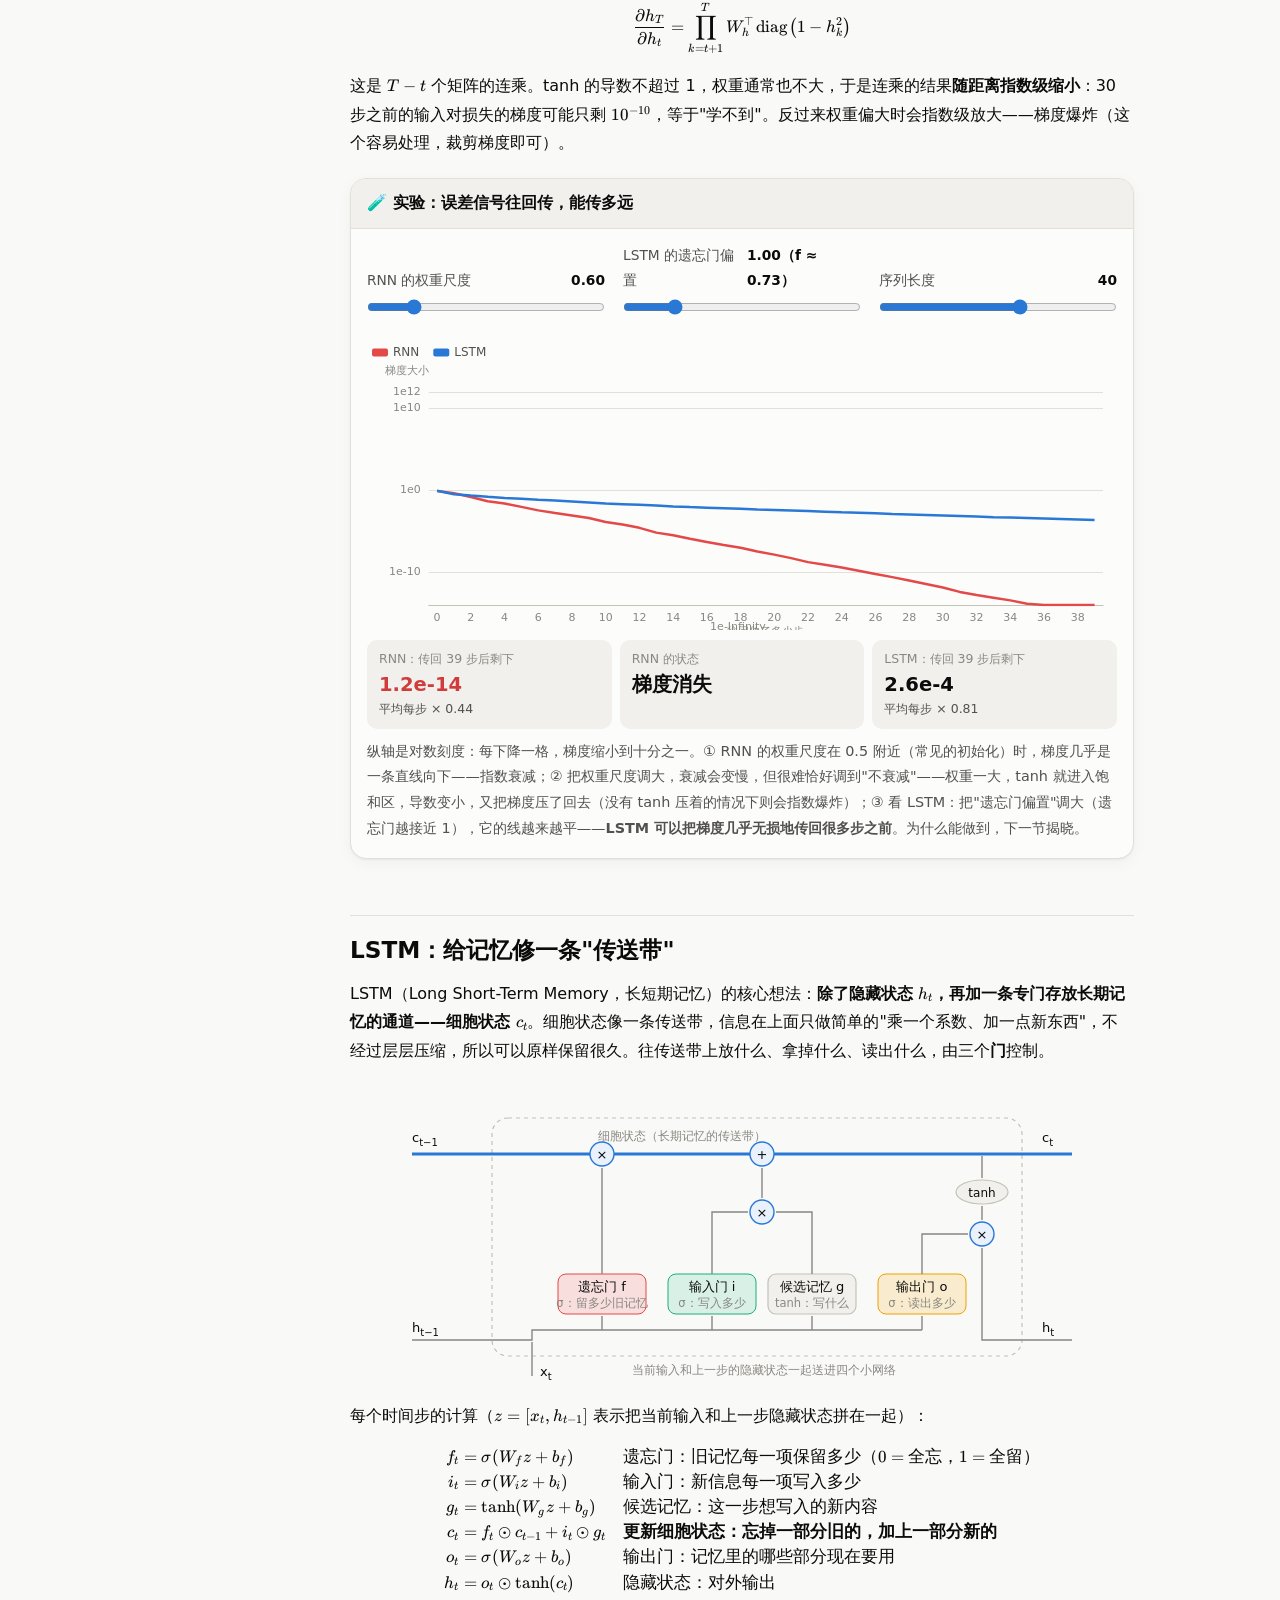
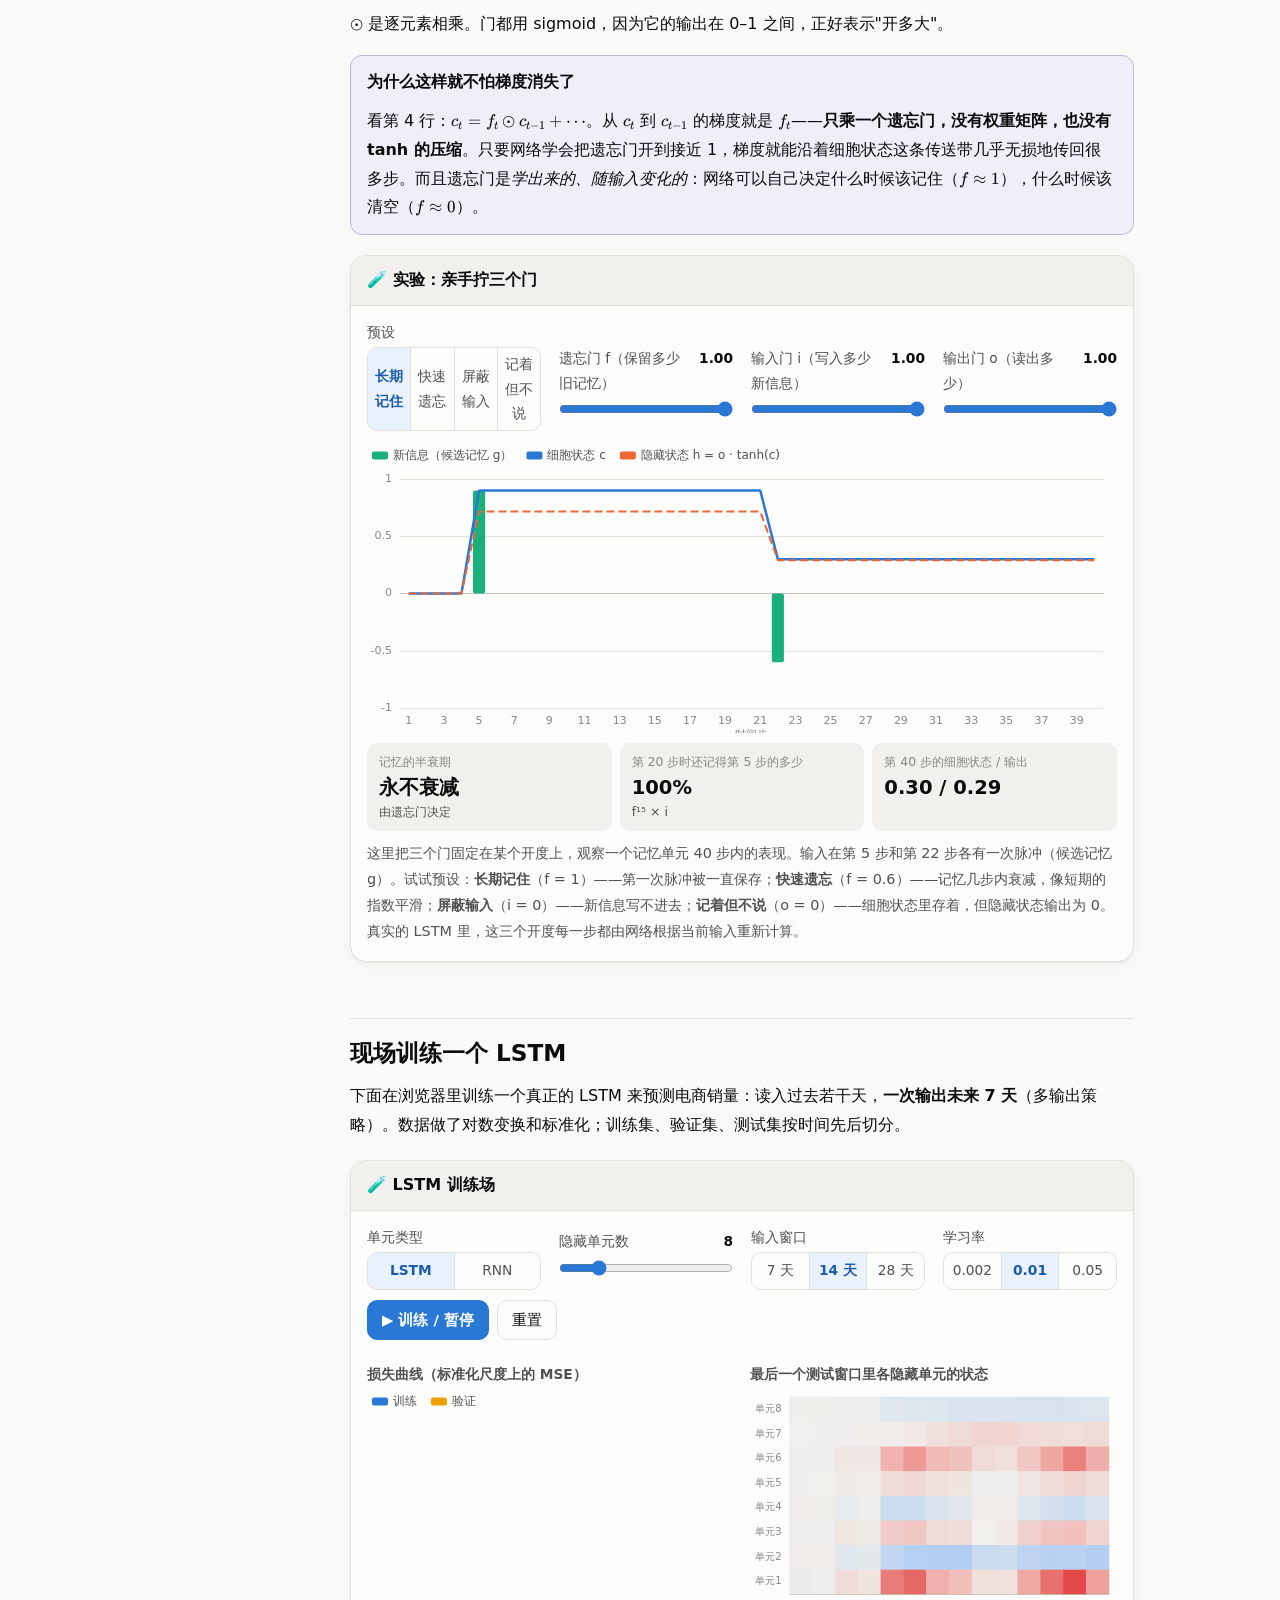
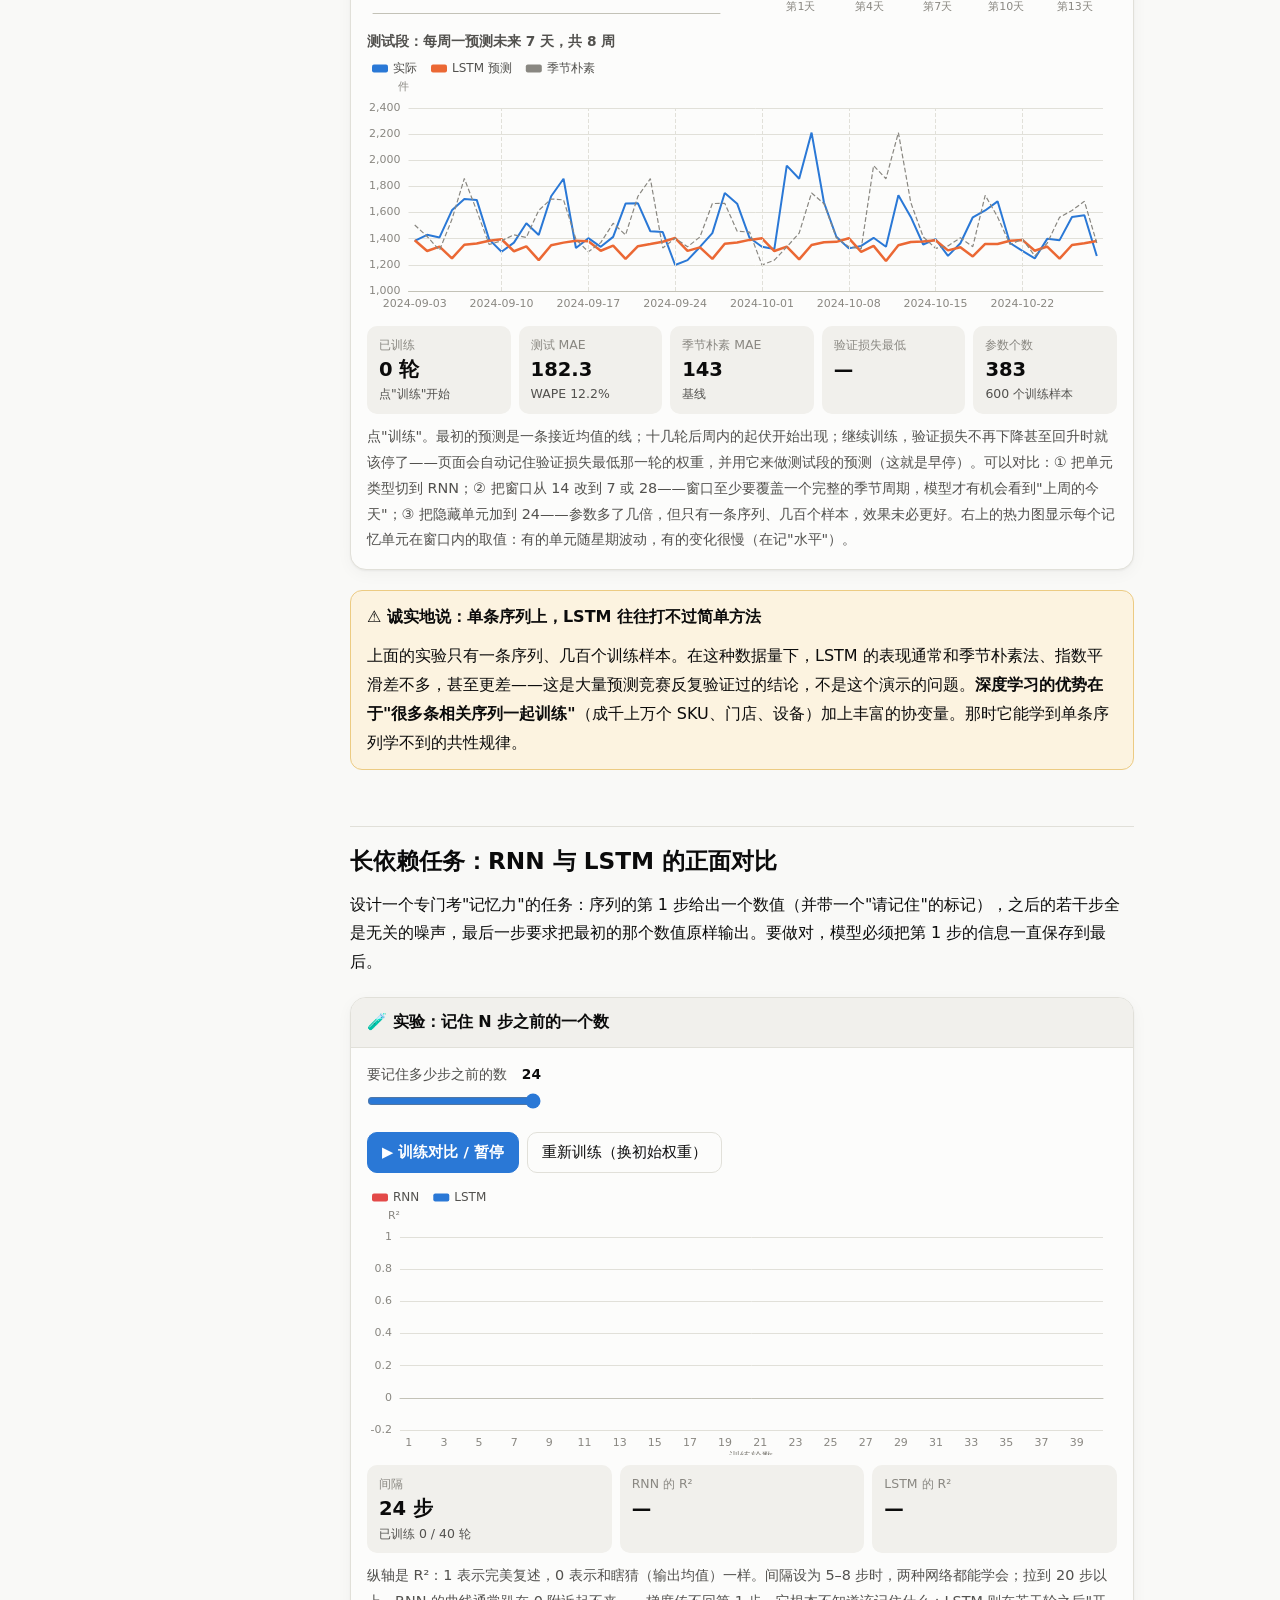
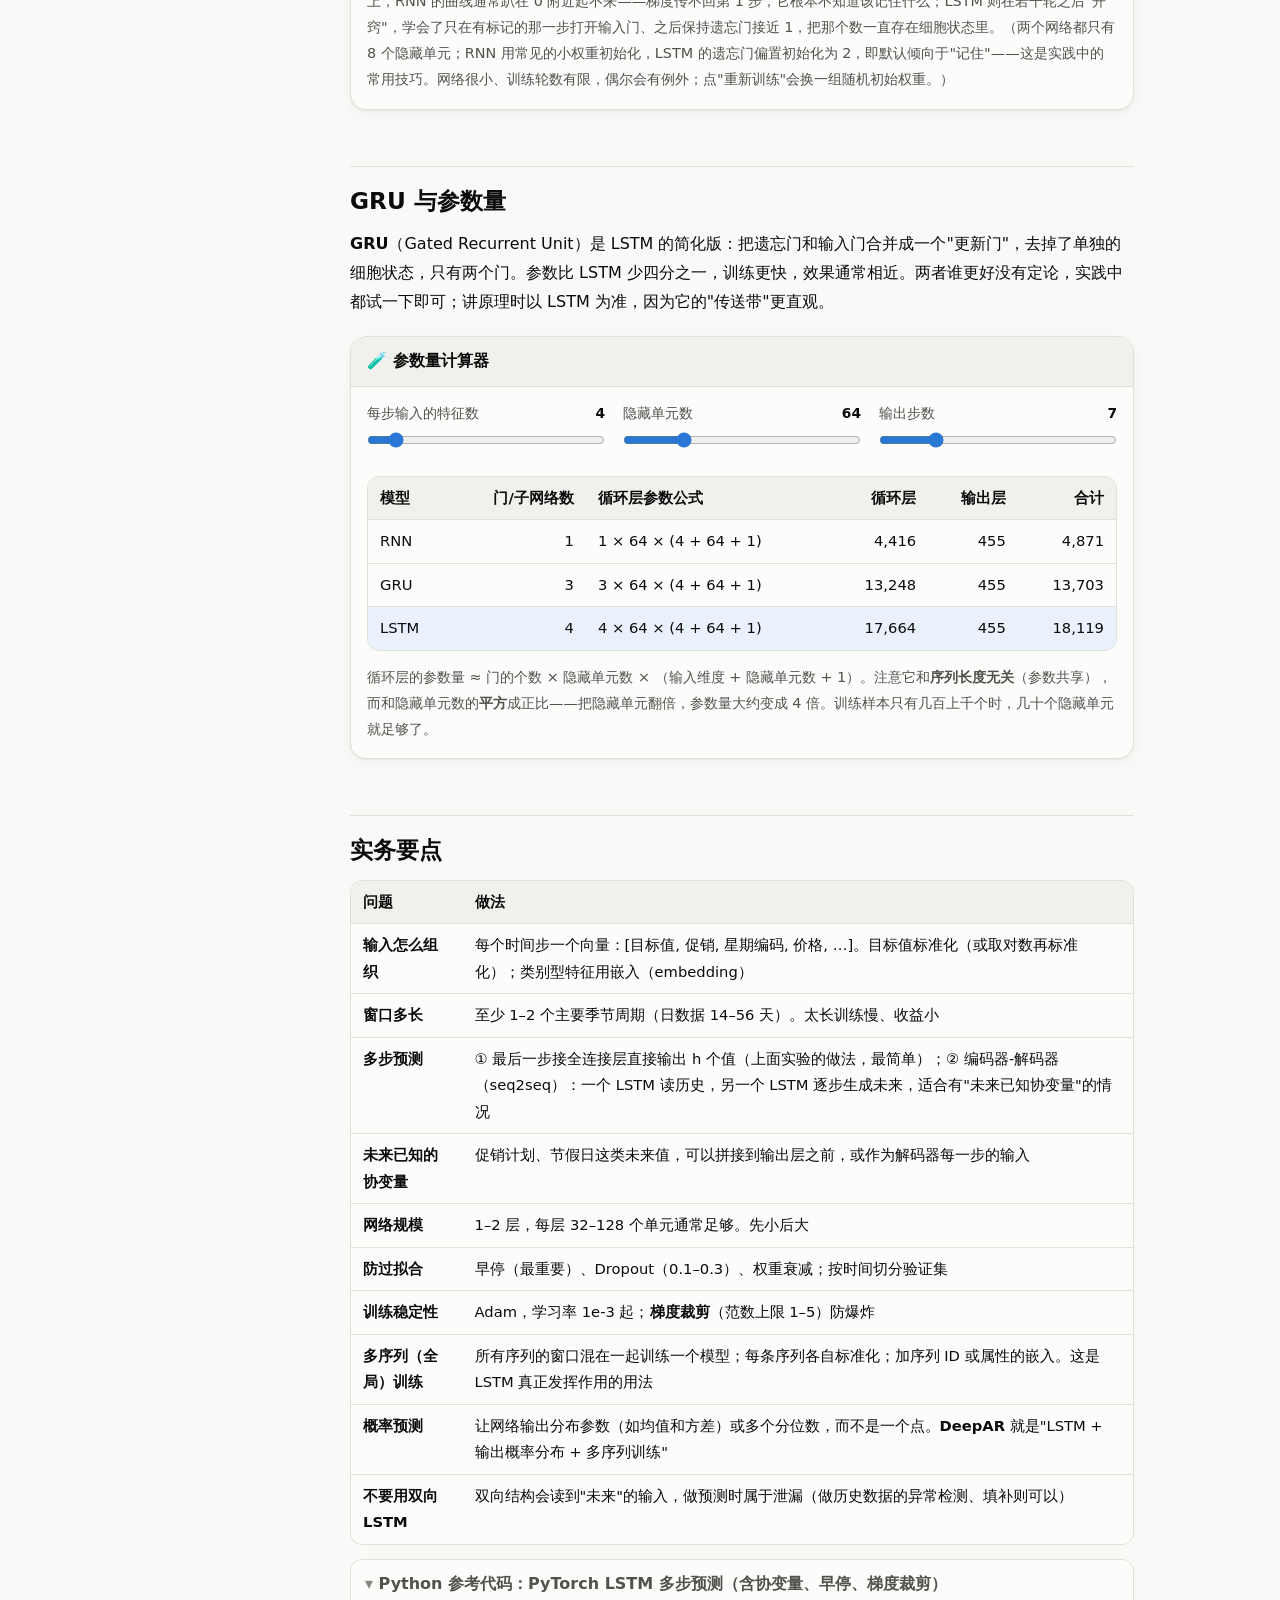
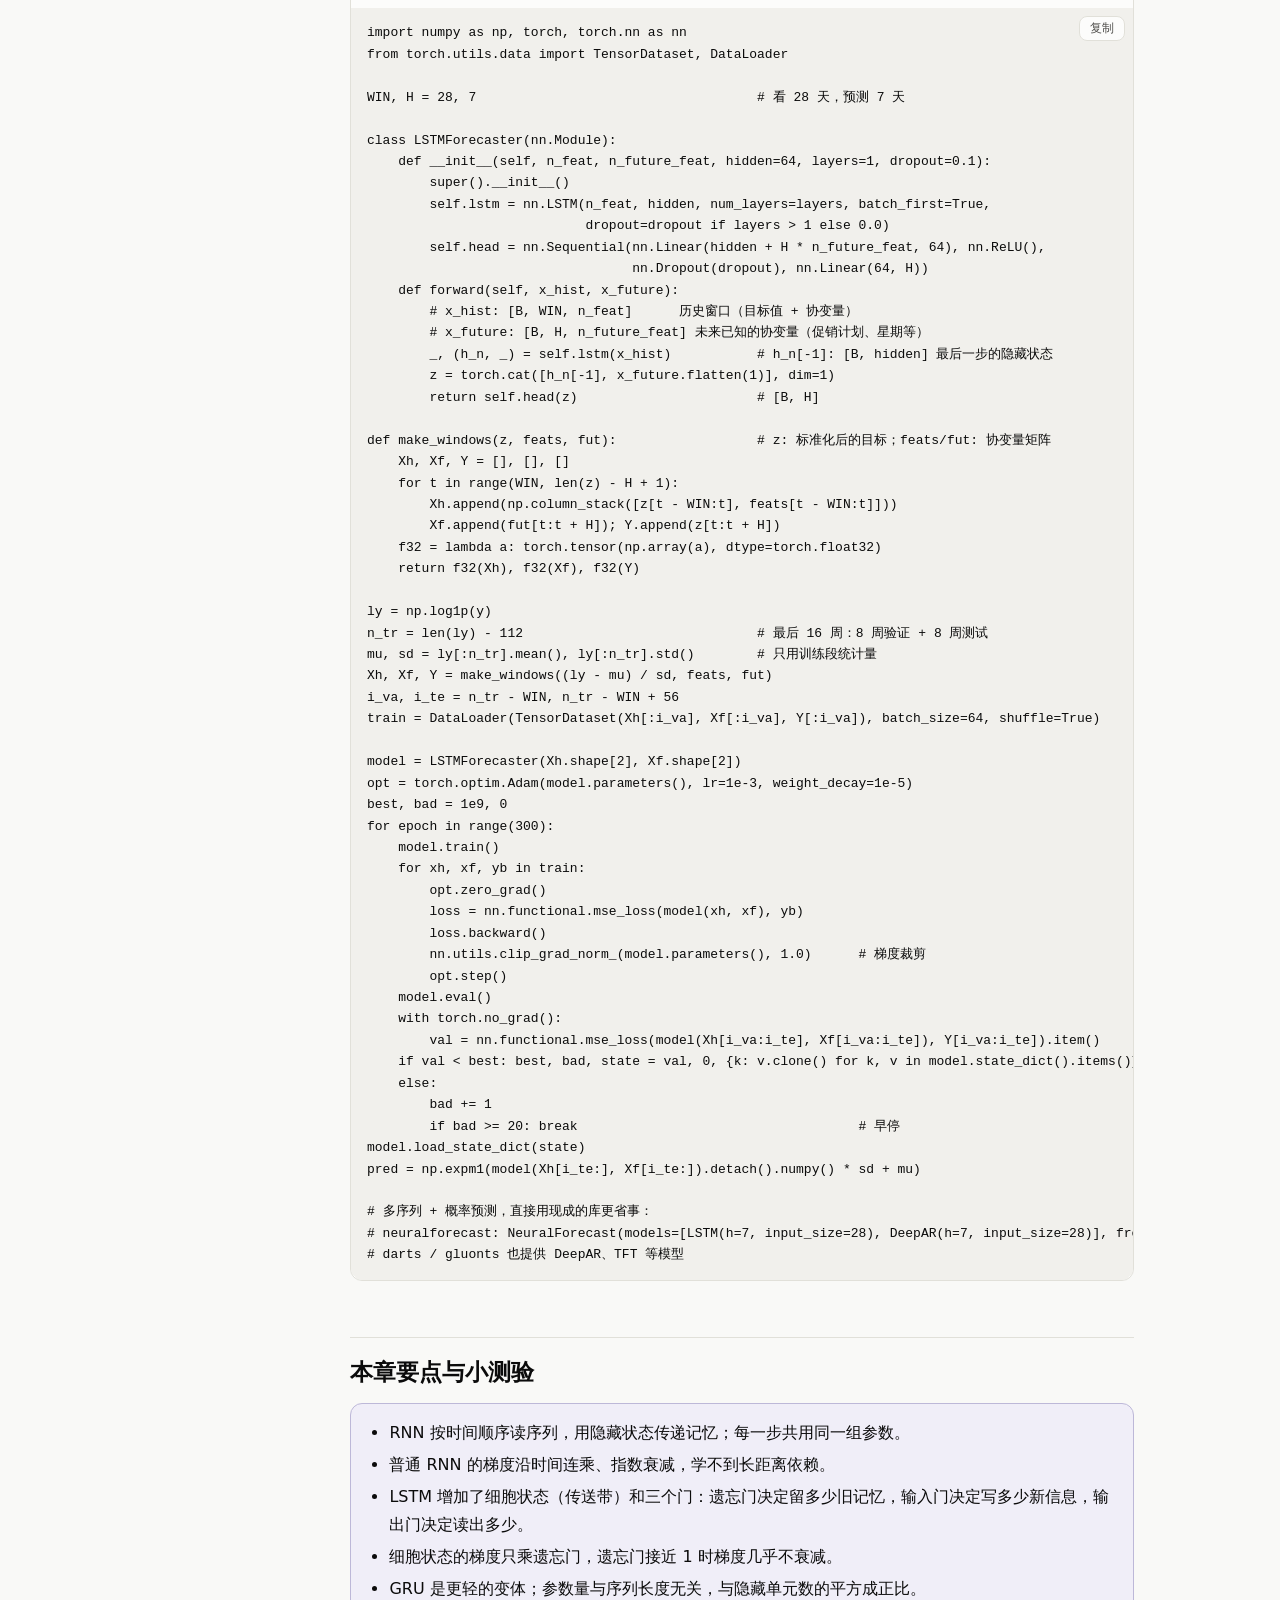
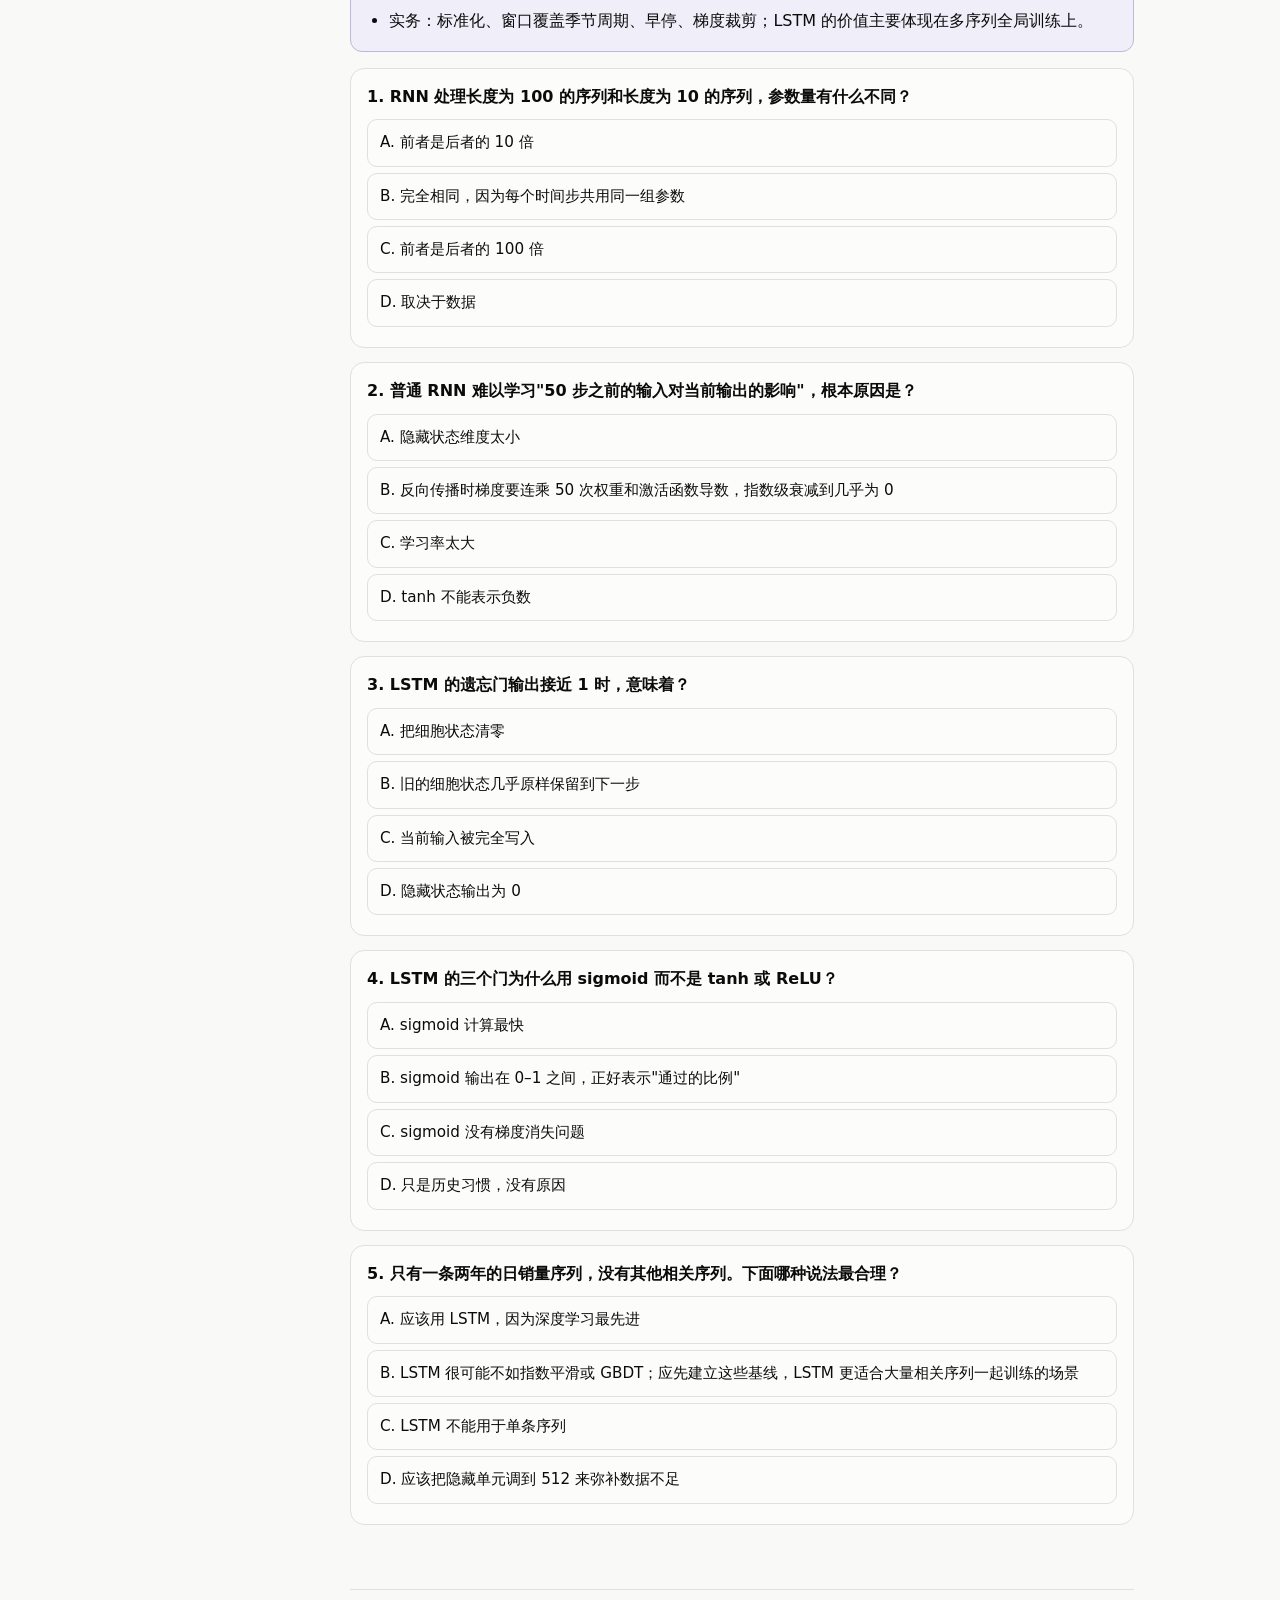
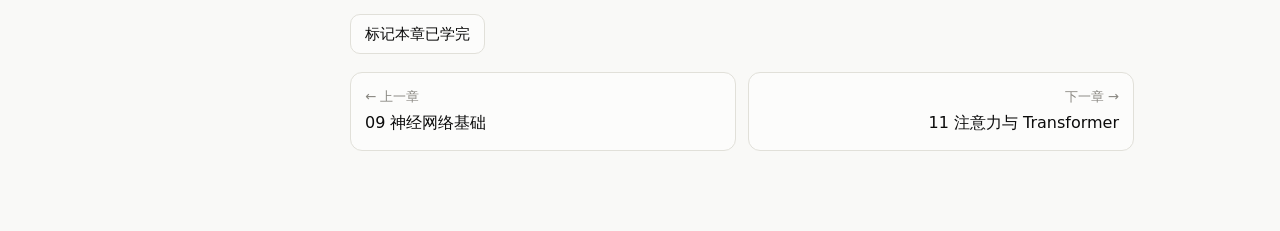
<file: chapters/10-lstm.html>
<!doctype html>
<html lang="zh-CN">
<head>
<meta charset="utf-8">
<meta name="viewport" content="width=device-width,initial-scale=1">
<title>10 LSTM · 时间序列实验室</title>
<link rel="stylesheet" href="../assets/vendor/katex/katex.min.css">
<link rel="stylesheet" href="../assets/css/style.css">
<script>try{var t=localStorage.getItem('tsl-theme');if(t)document.documentElement.dataset.theme=t}catch(e){}</script>
</head>
<body data-ch="10">
<main>
<p class="lead">MLP 把一个窗口的数据"摊平"后一口吞下，并不知道哪个数在前哪个在后。<strong>循环神经网络（RNN）</strong>换了一种读法：像人读句子一样，<strong>按时间顺序一步一步读，边读边更新脑子里的"记忆"</strong>。LSTM 是 RNN 中最成功的一种，它用三个"门"解决了普通 RNN 记不住长期信息的问题，至今仍是时间序列深度学习里最常用的基础模型。</p>

<section id="rnn">
<h2>RNN：带记忆的神经网络</h2>
<p>RNN 维护一个<strong>隐藏状态</strong> $h_t$——可以理解为"读到目前为止的摘要"。每来一个新输入，就用它和旧的摘要一起算出新的摘要：</p>
$$h_t = \tanh\!\big(W_x\,x_t + W_h\,h_{t-1} + b\big)$$
<p>关键点有两个：</p>
<ul>
  <li><strong>同一组参数在每个时间步重复使用</strong>（参数共享）。所以序列多长都能处理，参数量也不随长度增加。</li>
  <li>$h_t$ 依赖 $h_{t-1}$，$h_{t-1}$ 又依赖 $h_{t-2}$……所以理论上 $h_t$ 包含了之前所有输入的信息。</li>
</ul>
<svg class="diagram" viewBox="0 0 720 150" role="img" aria-label="RNN 按时间展开：同一个单元在每个时间步重复使用，隐藏状态从左向右传递">
  <g class="d-t" text-anchor="middle">
    <g><rect class="d-acc" x="60" y="52" width="90" height="42" rx="10"/><text x="105" y="78">RNN 单元</text><text x="105" y="134">x₁</text><text x="105" y="26">h₁</text></g>
    <g><rect class="d-acc" x="230" y="52" width="90" height="42" rx="10"/><text x="275" y="78">RNN 单元</text><text x="275" y="134">x₂</text><text x="275" y="26">h₂</text></g>
    <g><rect class="d-acc" x="400" y="52" width="90" height="42" rx="10"/><text x="445" y="78">RNN 单元</text><text x="445" y="134">x₃</text><text x="445" y="26">h₃</text></g>
    <g><rect class="d-acc" x="570" y="52" width="90" height="42" rx="10"/><text x="615" y="78">RNN 单元</text><text x="615" y="134">x_T</text><text x="615" y="26">h_T → 预测</text></g>
    <text class="d-m" x="190" y="66">h₁</text><text class="d-m" x="360" y="66">h₂</text><text class="d-m" x="530" y="66">…</text>
  </g>
  <g class="d-ln"><path d="M20 73H58M150 73H228M320 73H398M490 73H568M660 73H700"/><path d="M105 120V96M275 120V96M445 120V96M615 120V96"/><path d="M105 50V34M275 50V34M445 50V34M615 50V34"/></g>
  <text class="d-m" x="360" y="146" text-anchor="middle">四个方框是同一个单元（同一组权重），只是在时间上"展开"画了四次</text>
</svg>
<div class="demo" id="unroll-demo">
  <div class="demo-title">🧪 实验：只有一个神经元的 RNN，怎么"记住"过去</div>
  <div class="demo-body">
    <div class="ctl"></div>
    <div class="chart" data-h="260"></div>
    <div class="readout"></div>
    <p class="hint">输入是两周的销量（已标准化）。隐藏状态 h 的更新规则是 h<sub>t</sub> = tanh(0.6·x<sub>t</sub> + w·h<sub>t−1</sub>)。把"记忆权重 w"调到 0：h 只反映当天的输入，没有记忆；调到 0.9：h 变成过去很多天的平滑混合——这很像指数平滑！区别是：指数平滑的 α 由人定公式，RNN 的权重是从数据里学出来的，而且有很多个这样的神经元，各自学会记不同的东西。</p>
  </div>
</div>
</section>

<section id="vanish">
<h2>RNN 的致命伤：梯度消失</h2>
<p>训练 RNN 用的是"沿时间反向传播"（BPTT）：把展开后的网络当成一个很深的网络做反向传播。误差信号从最后一步往回传，每经过一个时间步，就要乘一次 $W_h$ 和 tanh 的导数：</p>
$$\frac{\partial h_T}{\partial h_t} = \prod_{k=t+1}^{T} W_h^{\top}\,\mathrm{diag}\big(1-h_k^2\big)$$
<p>这是 $T-t$ 个矩阵的连乘。tanh 的导数不超过 1，权重通常也不大，于是连乘的结果<strong>随距离指数级缩小</strong>：30 步之前的输入对损失的梯度可能只剩 $10^{-10}$，等于"学不到"。反过来权重偏大时会指数级放大——梯度爆炸（这个容易处理，裁剪梯度即可）。</p>
<div class="demo" id="vanish-demo">
  <div class="demo-title">🧪 实验：误差信号往回传，能传多远</div>
  <div class="demo-body">
    <div class="ctl"></div>
    <div class="chart" data-h="290"></div>
    <div class="readout"></div>
    <p class="hint">纵轴是对数刻度：每下降一格，梯度缩小到十分之一。① RNN 的权重尺度在 0.5 附近（常见的初始化）时，梯度几乎是一条直线向下——指数衰减；② 把权重尺度调大，衰减会变慢，但很难恰好调到"不衰减"——权重一大，tanh 就进入饱和区，导数变小，又把梯度压了回去（没有 tanh 压着的情况下则会指数爆炸）；③ 看 LSTM：把"遗忘门偏置"调大（遗忘门越接近 1），它的线越来越平——<strong>LSTM 可以把梯度几乎无损地传回很多步之前</strong>。为什么能做到，下一节揭晓。</p>
  </div>
</div>
</section>

<section id="lstm">
<h2>LSTM：给记忆修一条"传送带"</h2>
<p>LSTM（Long Short-Term Memory，长短期记忆）的核心想法：<strong>除了隐藏状态 $h_t$，再加一条专门存放长期记忆的通道——细胞状态 $c_t$</strong>。细胞状态像一条传送带，信息在上面只做简单的"乘一个系数、加一点新东西"，不经过层层压缩，所以可以原样保留很久。往传送带上放什么、拿掉什么、读出什么，由三个<strong>门</strong>控制。</p>
<svg class="diagram" viewBox="0 0 720 300" role="img" aria-label="LSTM 单元结构图：细胞状态在上方横向流过，依次经过遗忘门的乘法和输入门的加法；输出门控制隐藏状态">
  <rect x="110" y="34" width="530" height="238" rx="16" class="d-box" style="fill:none;stroke-dasharray:4 4"/>
  <path class="d-ln" style="stroke:var(--s1);stroke-width:3" d="M30 70H208M232 70H368M392 70H690"/>
  <text class="d-t" x="30" y="58">c<tspan dy="4" font-size="10">t−1</tspan></text><text class="d-t" x="660" y="58">c<tspan dy="4" font-size="10">t</tspan></text>
  <text class="d-m" x="300" y="56" text-anchor="middle">细胞状态（长期记忆的传送带）</text>
  <g class="d-t" text-anchor="middle">
    <circle cx="220" cy="70" r="12" class="d-acc"/><text x="220" y="75">×</text>
    <circle cx="380" cy="70" r="12" class="d-acc"/><text x="380" y="75">+</text>
    <circle cx="380" cy="128" r="12" class="d-acc"/><text x="380" y="133">×</text>
    <ellipse cx="600" cy="108" rx="26" ry="12" class="d-box"/><text x="600" y="113" font-size="12">tanh</text>
    <circle cx="600" cy="150" r="12" class="d-acc"/><text x="600" y="155">×</text>
    <rect x="176" y="190" width="88" height="40" rx="8" style="fill:color-mix(in srgb,var(--s8) 16%,var(--surface));stroke:var(--s8)"/><text x="220" y="207">遗忘门 f</text><text class="d-m" x="220" y="223">σ：留多少旧记忆</text>
    <rect x="286" y="190" width="88" height="40" rx="8" style="fill:color-mix(in srgb,var(--s3) 16%,var(--surface));stroke:var(--s3)"/><text x="330" y="207">输入门 i</text><text class="d-m" x="330" y="223">σ：写入多少</text>
    <rect x="386" y="190" width="88" height="40" rx="8" class="d-box"/><text x="430" y="207">候选记忆 g</text><text class="d-m" x="430" y="223">tanh：写什么</text>
    <rect x="496" y="190" width="88" height="40" rx="8" style="fill:color-mix(in srgb,var(--s4) 18%,var(--surface));stroke:var(--s4)"/><text x="540" y="207">输出门 o</text><text class="d-m" x="540" y="223">σ：读出多少</text>
  </g>
  <g class="d-ln">
    <path d="M220 190V84"/><path d="M330 190V128H366"/><path d="M430 190V128H394"/><path d="M380 114V84"/>
    <path d="M600 72V94"/><path d="M600 122V136"/><path d="M540 190V150H586"/>
    <path d="M600 164V256H690"/>
    <path d="M30 256H150V246H540"/><path d="M220 246V232M330 246V232M430 246V232M540 246V232"/><path d="M150 292V258"/>
  </g>
  <text class="d-t" x="30" y="248">h<tspan dy="4" font-size="10">t−1</tspan></text><text class="d-t" x="660" y="248">h<tspan dy="4" font-size="10">t</tspan></text>
  <text class="d-t" x="158" y="292">x<tspan dy="4" font-size="10">t</tspan></text><text class="d-m" x="250" y="290">当前输入和上一步的隐藏状态一起送进四个小网络</text>
</svg>
<p>每个时间步的计算（$z = [x_t, h_{t-1}]$ 表示把当前输入和上一步隐藏状态拼在一起）：</p>
$$\begin{aligned}
f_t &= \sigma(W_f z + b_f) &&\text{遗忘门：旧记忆每一项保留多少（0 = 全忘，1 = 全留）}\\
i_t &= \sigma(W_i z + b_i) &&\text{输入门：新信息每一项写入多少}\\
g_t &= \tanh(W_g z + b_g) &&\text{候选记忆：这一步想写入的新内容}\\
c_t &= f_t \odot c_{t-1} + i_t \odot g_t &&\textbf{更新细胞状态：忘掉一部分旧的，加上一部分新的}\\
o_t &= \sigma(W_o z + b_o) &&\text{输出门：记忆里的哪些部分现在要用}\\
h_t &= o_t \odot \tanh(c_t) &&\text{隐藏状态：对外输出}
\end{aligned}$$
<p>$\odot$ 是逐元素相乘。门都用 sigmoid，因为它的输出在 0–1 之间，正好表示"开多大"。</p>
<div class="callout key"><div class="hd">为什么这样就不怕梯度消失了</div>
<p>看第 4 行：$c_t = f_t \odot c_{t-1} + \cdots$。从 $c_t$ 到 $c_{t-1}$ 的梯度就是 $f_t$——<strong>只乘一个遗忘门，没有权重矩阵，也没有 tanh 的压缩</strong>。只要网络学会把遗忘门开到接近 1，梯度就能沿着细胞状态这条传送带几乎无损地传回很多步。而且遗忘门是<em>学出来的、随输入变化的</em>：网络可以自己决定什么时候该记住（$f\approx1$），什么时候该清空（$f\approx0$）。</p></div>

<div class="demo" id="cell-demo">
  <div class="demo-title">🧪 实验：亲手拧三个门</div>
  <div class="demo-body">
    <div class="ctl"></div>
    <div class="chart" data-h="290"></div>
    <div class="readout"></div>
    <p class="hint">这里把三个门固定在某个开度上，观察一个记忆单元 40 步内的表现。输入在第 5 步和第 22 步各有一次脉冲（候选记忆 g）。试试预设：<strong>长期记住</strong>（f = 1）——第一次脉冲被一直保存；<strong>快速遗忘</strong>（f = 0.6）——记忆几步内衰减，像短期的指数平滑；<strong>屏蔽输入</strong>（i = 0）——新信息写不进去；<strong>记着但不说</strong>（o = 0）——细胞状态里存着，但隐藏状态输出为 0。真实的 LSTM 里，这三个开度每一步都由网络根据当前输入重新计算。</p>
  </div>
</div>
</section>

<section id="play">
<h2>现场训练一个 LSTM</h2>
<p>下面在浏览器里训练一个真正的 LSTM 来预测电商销量：读入过去若干天，<strong>一次输出未来 7 天</strong>（多输出策略）。数据做了对数变换和标准化；训练集、验证集、测试集按时间先后切分。</p>
<div class="demo" id="play-demo">
  <div class="demo-title">🧪 LSTM 训练场</div>
  <div class="demo-body">
    <div class="ctl"></div>
    <div class="grid2">
      <div><div class="chart-cap">损失曲线（标准化尺度上的 MSE）</div><div class="chart" data-h="230"></div></div>
      <div><div class="chart-cap">最后一个测试窗口里各隐藏单元的状态</div><div class="chart" data-h="230"></div></div>
    </div>
    <div class="chart-cap">测试段：每周一预测未来 7 天，共 8 周</div>
    <div class="chart" data-h="260"></div>
    <div class="readout"></div>
    <p class="hint">点"训练"。最初的预测是一条接近均值的线；十几轮后周内的起伏开始出现；继续训练，验证损失不再下降甚至回升时就该停了——页面会自动记住验证损失最低那一轮的权重，并用它来做测试段的预测（这就是早停）。可以对比：① 把单元类型切到 RNN；② 把窗口从 14 改到 7 或 28——窗口至少要覆盖一个完整的季节周期，模型才有机会看到"上周的今天"；③ 把隐藏单元加到 24——参数多了几倍，但只有一条序列、几百个样本，效果未必更好。右上的热力图显示每个记忆单元在窗口内的取值：有的单元随星期波动，有的变化很慢（在记"水平"）。</p>
  </div>
</div>
<div class="callout warn"><div class="hd">⚠️ 诚实地说：单条序列上，LSTM 往往打不过简单方法</div>
<p>上面的实验只有一条序列、几百个训练样本。在这种数据量下，LSTM 的表现通常和季节朴素法、指数平滑差不多，甚至更差——这是大量预测竞赛反复验证过的结论，不是这个演示的问题。<strong>深度学习的优势在于"很多条相关序列一起训练"</strong>（成千上万个 SKU、门店、设备）加上丰富的协变量。那时它能学到单条序列学不到的共性规律。</p></div>
</section>

<section id="memory">
<h2>长依赖任务：RNN 与 LSTM 的正面对比</h2>
<p>设计一个专门考"记忆力"的任务：序列的第 1 步给出一个数值（并带一个"请记住"的标记），之后的若干步全是无关的噪声，最后一步要求把最初的那个数值原样输出。要做对，模型必须把第 1 步的信息一直保存到最后。</p>
<div class="demo" id="mem-demo">
  <div class="demo-title">🧪 实验：记住 N 步之前的一个数</div>
  <div class="demo-body">
    <div class="ctl"></div>
    <div class="chart" data-h="270"></div>
    <div class="readout"></div>
    <p class="hint">纵轴是 R²：1 表示完美复述，0 表示和瞎猜（输出均值）一样。间隔设为 5–8 步时，两种网络都能学会；拉到 20 步以上，RNN 的曲线通常趴在 0 附近起不来——梯度传不回第 1 步，它根本不知道该记住什么；LSTM 则在若干轮之后"开窍"，学会了只在有标记的那一步打开输入门、之后保持遗忘门接近 1，把那个数一直存在细胞状态里。（两个网络都只有 8 个隐藏单元；RNN 用常见的小权重初始化，LSTM 的遗忘门偏置初始化为 2，即默认倾向于"记住"——这是实践中的常用技巧。网络很小、训练轮数有限，偶尔会有例外；点"重新训练"会换一组随机初始权重。）</p>
  </div>
</div>
</section>

<section id="gru">
<h2>GRU 与参数量</h2>
<p><strong>GRU</strong>（Gated Recurrent Unit）是 LSTM 的简化版：把遗忘门和输入门合并成一个"更新门"，去掉了单独的细胞状态，只有两个门。参数比 LSTM 少四分之一，训练更快，效果通常相近。两者谁更好没有定论，实践中都试一下即可；讲原理时以 LSTM 为准，因为它的"传送带"更直观。</p>
<div class="demo" id="param-demo">
  <div class="demo-title">🧪 参数量计算器</div>
  <div class="demo-body">
    <div class="ctl"></div>
    <div class="readout"></div>
    <p class="hint">循环层的参数量 ≈ 门的个数 × 隐藏单元数 × （输入维度 + 隐藏单元数 + 1）。注意它和<strong>序列长度无关</strong>（参数共享），而和隐藏单元数的<strong>平方</strong>成正比——把隐藏单元翻倍，参数量大约变成 4 倍。训练样本只有几百上千个时，几十个隐藏单元就足够了。</p>
  </div>
</div>
</section>

<section id="practice">
<h2>实务要点</h2>
<div class="tw"><table>
<thead><tr><th>问题</th><th>做法</th></tr></thead>
<tbody>
<tr><td><strong>输入怎么组织</strong></td><td>每个时间步一个向量：[目标值, 促销, 星期编码, 价格, …]。目标值标准化（或取对数再标准化）；类别型特征用嵌入（embedding）</td></tr>
<tr><td><strong>窗口多长</strong></td><td>至少 1–2 个主要季节周期（日数据 14–56 天）。太长训练慢、收益小</td></tr>
<tr><td><strong>多步预测</strong></td><td>① 最后一步接全连接层直接输出 h 个值（上面实验的做法，最简单）；② 编码器-解码器（seq2seq）：一个 LSTM 读历史，另一个 LSTM 逐步生成未来，适合有"未来已知协变量"的情况</td></tr>
<tr><td><strong>未来已知的协变量</strong></td><td>促销计划、节假日这类未来值，可以拼接到输出层之前，或作为解码器每一步的输入</td></tr>
<tr><td><strong>网络规模</strong></td><td>1–2 层，每层 32–128 个单元通常足够。先小后大</td></tr>
<tr><td><strong>防过拟合</strong></td><td>早停（最重要）、Dropout（0.1–0.3）、权重衰减；按时间切分验证集</td></tr>
<tr><td><strong>训练稳定性</strong></td><td>Adam，学习率 1e-3 起；<strong>梯度裁剪</strong>（范数上限 1–5）防爆炸</td></tr>
<tr><td><strong>多序列（全局）训练</strong></td><td>所有序列的窗口混在一起训练一个模型；每条序列各自标准化；加序列 ID 或属性的嵌入。这是 LSTM 真正发挥作用的用法</td></tr>
<tr><td><strong>概率预测</strong></td><td>让网络输出分布参数（如均值和方差）或多个分位数，而不是一个点。<strong>DeepAR</strong> 就是"LSTM + 输出概率分布 + 多序列训练"</td></tr>
<tr><td><strong>不要用双向 LSTM</strong></td><td>双向结构会读到"未来"的输入，做预测时属于泄漏（做历史数据的异常检测、填补则可以）</td></tr>
</tbody></table></div>
<details class="code" open><summary>Python 参考代码：PyTorch LSTM 多步预测（含协变量、早停、梯度裁剪）</summary>
<pre><code>import numpy as np, torch, torch.nn as nn
from torch.utils.data import TensorDataset, DataLoader

WIN, H = 28, 7                                    # 看 28 天，预测 7 天

class LSTMForecaster(nn.Module):
    def __init__(self, n_feat, n_future_feat, hidden=64, layers=1, dropout=0.1):
        super().__init__()
        self.lstm = nn.LSTM(n_feat, hidden, num_layers=layers, batch_first=True,
                            dropout=dropout if layers &gt; 1 else 0.0)
        self.head = nn.Sequential(nn.Linear(hidden + H * n_future_feat, 64), nn.ReLU(),
                                  nn.Dropout(dropout), nn.Linear(64, H))
    def forward(self, x_hist, x_future):
        # x_hist: [B, WIN, n_feat]      历史窗口（目标值 + 协变量）
        # x_future: [B, H, n_future_feat] 未来已知的协变量（促销计划、星期等）
        _, (h_n, _) = self.lstm(x_hist)           # h_n[-1]: [B, hidden] 最后一步的隐藏状态
        z = torch.cat([h_n[-1], x_future.flatten(1)], dim=1)
        return self.head(z)                       # [B, H]

def make_windows(z, feats, fut):                  # z: 标准化后的目标；feats/fut: 协变量矩阵
    Xh, Xf, Y = [], [], []
    for t in range(WIN, len(z) - H + 1):
        Xh.append(np.column_stack([z[t - WIN:t], feats[t - WIN:t]]))
        Xf.append(fut[t:t + H]); Y.append(z[t:t + H])
    f32 = lambda a: torch.tensor(np.array(a), dtype=torch.float32)
    return f32(Xh), f32(Xf), f32(Y)

ly = np.log1p(y)
n_tr = len(ly) - 112                              # 最后 16 周：8 周验证 + 8 周测试
mu, sd = ly[:n_tr].mean(), ly[:n_tr].std()        # 只用训练段统计量
Xh, Xf, Y = make_windows((ly - mu) / sd, feats, fut)
i_va, i_te = n_tr - WIN, n_tr - WIN + 56
train = DataLoader(TensorDataset(Xh[:i_va], Xf[:i_va], Y[:i_va]), batch_size=64, shuffle=True)

model = LSTMForecaster(Xh.shape[2], Xf.shape[2])
opt = torch.optim.Adam(model.parameters(), lr=1e-3, weight_decay=1e-5)
best, bad = 1e9, 0
for epoch in range(300):
    model.train()
    for xh, xf, yb in train:
        opt.zero_grad()
        loss = nn.functional.mse_loss(model(xh, xf), yb)
        loss.backward()
        nn.utils.clip_grad_norm_(model.parameters(), 1.0)      # 梯度裁剪
        opt.step()
    model.eval()
    with torch.no_grad():
        val = nn.functional.mse_loss(model(Xh[i_va:i_te], Xf[i_va:i_te]), Y[i_va:i_te]).item()
    if val &lt; best: best, bad, state = val, 0, {k: v.clone() for k, v in model.state_dict().items()}
    else:
        bad += 1
        if bad &gt;= 20: break                                    # 早停
model.load_state_dict(state)
pred = np.expm1(model(Xh[i_te:], Xf[i_te:]).detach().numpy() * sd + mu)

# 多序列 + 概率预测，直接用现成的库更省事：
# neuralforecast: NeuralForecast(models=[LSTM(h=7, input_size=28), DeepAR(h=7, input_size=28)], freq="D")
# darts / gluonts 也提供 DeepAR、TFT 等模型</code></pre></details>
</section>

<section id="summary">
<h2>本章要点与小测验</h2>
<div class="callout key">
<ul>
  <li>RNN 按时间顺序读序列，用隐藏状态传递记忆；每一步共用同一组参数。</li>
  <li>普通 RNN 的梯度沿时间连乘、指数衰减，学不到长距离依赖。</li>
  <li>LSTM 增加了细胞状态（传送带）和三个门：遗忘门决定留多少旧记忆，输入门决定写多少新信息，输出门决定读出多少。</li>
  <li>细胞状态的梯度只乘遗忘门，遗忘门接近 1 时梯度几乎不衰减。</li>
  <li>GRU 是更轻的变体；参数量与序列长度无关，与隐藏单元数的平方成正比。</li>
  <li>实务：标准化、窗口覆盖季节周期、早停、梯度裁剪；LSTM 的价值主要体现在多序列全局训练上。</li>
</ul>
</div>
<div id="quiz"></div>
</section>
</main>

<script src="../assets/vendor/echarts.min.js"></script>
<script src="../assets/vendor/katex/katex.min.js"></script>
<script src="../assets/vendor/katex/auto-render.min.js"></script>
<script src="../assets/js/tslib.js"></script>
<script src="../assets/js/nnlib.js"></script>
<script src="../assets/js/site.js"></script>
<script>
const { S } = Site;
const RT = TS.data.retail(), LY = RT.y.map(Math.log);

/* ---------- 单神经元 RNN ---------- */
Site.demo('unroll-demo', {
  controls: [
    { k: 'w', label: '记忆权重 w（h 对上一步的依赖）', min: 0, max: 0.98, step: 0.02, value: 0.6, fmt: v => v.toFixed(2) },
    { k: 't', label: '读到第几天', min: 1, max: 21, step: 1, value: 21 },
  ],
  render(s, d) {
    const a = 976, n = 21, sc = NN.scaler(LY.slice(a - 60, a)), x = LY.slice(a, a + n).map(v => +sc.f(v).toFixed(2)), h = []; let hp = 0;
    for (let t = 0; t < n; t++) { hp = Math.tanh(0.6 * x[t] + s.w * hp); h.push(+hp.toFixed(3)); }
    const bar = S.bar('输入 x（标准化后的销量）', x, { c: 0, op: 0.55, maxW: 16 });
    bar.markLine = S.vline(RT.dates[a + s.t - 1].slice(5), { label: '读到这里' });
    d.chart(0, { xAxis: { data: RT.dates.slice(a, a + n).map(v => v.slice(5)) }, yAxis: {}, series: [bar, S.line('隐藏状态 h', h.map((v, i) => (i < s.t ? v : null)), { c: 1, w: 2.5, sym: true, symSize: 5 })] });
    const t = s.t - 1, prev = t ? h[t - 1] : 0;
    d.out(`<div class="callout tip" style="margin:0">第 ${s.t} 步：h = tanh(0.6 × <b>${x[t]}</b> + ${s.w.toFixed(2)} × <b>${prev.toFixed(3)}</b>) = tanh(${(0.6 * x[t] + s.w * prev).toFixed(3)}) = <b>${h[t]}</b>　<span class="muted">一次输入的影响每过一步大约乘以 ${s.w.toFixed(2)}，${s.w > 0 ? '约 ' + (Math.log(0.5) / Math.log(s.w)).toFixed(1) + ' 步后减半' : '下一步就消失'}。</span></div>`);
  },
});

/* ---------- 梯度消失 ---------- */
Site.demo('vanish-demo', {
  controls: [
    { k: 'gain', label: 'RNN 的权重尺度', min: 0.3, max: 2, step: 0.05, value: 0.6, fmt: v => v.toFixed(2) },
    { k: 'fb', label: 'LSTM 的遗忘门偏置', min: 0, max: 5, step: 0.25, value: 1, fmt: v => v.toFixed(2) + '（f ≈ ' + (1 / (1 + Math.exp(-v))).toFixed(2) + '）' },
    { k: 'T', label: '序列长度', min: 10, max: 60, step: 5, value: 40 },
  ],
  render(s, d) {
    const H = 12, T = s.T, r = TS.rng(3), seqs = Array.from({ length: 6 }, () => Array.from({ length: T }, () => [0.5 * r.n()]));
    const prof = o => { const m = NN.rnn(Object.assign({ nin: 1, nh: H, seed: 5 }, o)), acc = new Array(T).fill(0); seqs.forEach(q => { const f = m.forward(q); m.zeroGrad(); m.backward(f.cache, [1]); f.cache.gradNorm.forEach((v, t) => { acc[T - 1 - t] += v / seqs.length; }); }); return acc.map(v => Math.min(1e12, Math.max(1e-14, v))); };
    const gR = prof({ cell: 'rnn', gain: s.gain }), gL = prof({ cell: 'lstm', fbias: s.fb, gain: 0.6 });
    d.chart(0, { xAxis: { data: gR.map((_, k) => k), name: '往回传了多少步', nameLocation: 'middle', nameGap: 22 }, yAxis: { type: 'log', name: '梯度大小', min: 1e-14, max: 1e12, axisLabel: { formatter: v => '1e' + Math.round(Math.log10(v)) } },
      tooltip: { valueFormatter: v => (+v).toExponential(1) },
      series: [S.line('RNN', gR, { c: 7, w: 2.5 }), S.line('LSTM', gL, { c: 0, w: 2.5 })] });
    const rate = g => Math.pow(g[T - 1] / g[0], 1 / (T - 1)), fmt = v => v.toExponential(1), rr = rate(gR), rl = rate(gL);
    d.out(Site.tiles([
      ['RNN：传回 ' + (T - 1) + ' 步后剩下', fmt(gR[T - 1] / gR[0]), '平均每步 × ' + rr.toFixed(2), rr > 1.15 ? 'bad' : rr < 0.8 ? 'bad' : 'good'],
      ['RNN 的状态', rr > 1.15 ? '梯度爆炸' : rr < 0.8 ? '梯度消失' : '大致稳定'],
      ['LSTM：传回 ' + (T - 1) + ' 步后剩下', fmt(gL[T - 1] / gL[0]), '平均每步 × ' + rl.toFixed(2), rl > 0.9 ? 'good' : ''],
    ]));
  },
});

/* ---------- 手动拧门 ---------- */
const PRESETS = { keep: [1, 1, 1], forget: [0.6, 1, 1], block: [1, 0, 1], mute: [1, 1, 0], custom: null };
Site.demo('cell-demo', {
  controls: [
    { k: 'preset', label: '预设', type: 'seg', options: [['keep', '长期记住'], ['forget', '快速遗忘'], ['block', '屏蔽输入'], ['mute', '记着但不说']] },
    { k: 'f', label: '遗忘门 f（保留多少旧记忆）', min: 0, max: 1, step: 0.02, value: 1, fmt: v => v.toFixed(2) },
    { k: 'i', label: '输入门 i（写入多少新信息）', min: 0, max: 1, step: 0.02, value: 1, fmt: v => v.toFixed(2) },
    { k: 'o', label: '输出门 o（读出多少）', min: 0, max: 1, step: 0.02, value: 1, fmt: v => v.toFixed(2) },
  ],
  render(s, d, changed) {
    if (changed === 'preset' && PRESETS[s.preset]) ['f', 'i', 'o'].forEach((k, j) => d.set(k, PRESETS[s.preset][j]));
    const T = 40, g = new Array(T).fill(0); g[4] = 0.9; g[21] = -0.6;
    const c = [], h = []; let cp = 0;
    for (let t = 0; t < T; t++) { cp = s.f * cp + s.i * g[t]; c.push(+cp.toFixed(3)); h.push(+(s.o * Math.tanh(cp)).toFixed(3)); }
    d.chart(0, { xAxis: { data: g.map((_, t) => t + 1), name: '时间步', nameLocation: 'middle', nameGap: 22 }, yAxis: { min: -1, max: 1, scale: false },
      series: [S.bar('新信息（候选记忆 g）', g, { c: 2, maxW: 14 }), S.line('细胞状态 c', c, { c: 0, w: 2.5 }), S.line('隐藏状态 h = o · tanh(c)', h, { c: 1, w: 2, dash: true })] });
    const half = s.f > 0 && s.f < 1 ? (Math.log(0.5) / Math.log(s.f)).toFixed(1) + ' 步' : s.f >= 1 ? '永不衰减' : '立即清空';
    d.out(Site.tiles([['记忆的半衰期', half, '由遗忘门决定'], ['第 20 步时还记得第 5 步的多少', Site.pct(Math.pow(s.f, 15) * s.i, 0), 'f¹⁵ × i'], ['第 40 步的细胞状态 / 输出', c[T - 1].toFixed(2) + ' / ' + h[T - 1].toFixed(2)]]));
  },
});

/* ---------- LSTM 训练场 ---------- */
const A0 = 300, VA = 920, TE = 976, HOR = 7;
Site.demo('play-demo', {
  controls: [
    { k: 'cell', label: '单元类型', type: 'seg', options: [['lstm', 'LSTM'], ['rnn', 'RNN']] },
    { k: 'nh', label: '隐藏单元数', min: 4, max: 24, step: 2, value: 8 },
    { k: 'win', label: '输入窗口', type: 'seg', options: [[7, '7 天'], [14, '14 天'], [28, '28 天']], value: 14 },
    { k: 'lr', label: '学习率', type: 'seg', options: [[0.002, '0.002'], [0.01, '0.01'], [0.05, '0.05']], value: 0.01 },
    { act: 'train', label: '▶ 训练 / 暂停', primary: true, run(s, d) {
      d.loop('train', () => { const t0 = performance.now(); s.trL.push(NN.trainEpoch(s.model, s.opt, s.tr.X, s.tr.Y, { batch: 32, rng: s.rng, clip: 2 })); s.vaL.push(NN.mse(s.model, s.va.X, s.va.Y)); if (s.vaL[s.vaL.length - 1] <= Math.min(...s.vaL)) s.bestW = Float64Array.from(s.model.w); s.ms = performance.now() - t0; d.draw(); return s.trL.length < 80; }, 10);
      return false; } },
    { act: 'reset', label: '重置', run: s => { s.key = null; } },
  ],
  render(s, d) {
    const key = [s.cell, s.nh, s.win, s.lr].join('_'), p = Site.pal(), win = s.win;
    if (s.key !== key) {
      d.stop('train'); s.key = key;
      s.sc = NN.scaler(LY.slice(A0, VA)); s.z = LY.map(s.sc.f);
      const mk = (a, b) => { const X = [], Y = []; for (let t = a; t + HOR <= b; t++) { X.push(s.z.slice(t - win, t).map(v => [v])); Y.push(s.z.slice(t, t + HOR)); } return { X, Y }; };
      s.tr = mk(A0 + win, VA); s.va = mk(VA, TE);
      s.model = NN.rnn({ nin: 1, nh: s.nh, nout: HOR, cell: s.cell, seed: 3 }); s.opt = NN.adam(s.model, s.lr); s.rng = TS.rng(1); s.trL = []; s.vaL = []; s.ms = 0; s.bestW = null;
    }
    const ep = s.trL.length;
    d.chart(0, { xAxis: { data: s.trL.map((_, i) => i + 1), name: '轮数', nameLocation: 'middle', nameGap: 22 }, yAxis: { type: 'log' }, series: [S.line('训练', s.trL.map(v => +v.toFixed(4)), { c: 0 }), S.line('验证', s.vaL.map(v => +v.toFixed(4)), { c: 3 })] });
    // 测试：8 个周一各预测 7 天
    const pred = [], actual = RT.y.slice(TE, TE + 56), curW = Float64Array.from(s.model.w); let last;
    if (s.bestW) s.model.w.set(s.bestW);          // 早停：用验证损失最低那一轮的权重来预测
    for (let k = 0; k < 8; k++) { const t = TE + 7 * k, f = s.model.forward(s.z.slice(t - win, t).map(v => [v])); last = f.cache; Array.from(f.y).forEach(v => pred.push(Math.exp(s.sc.inv(v)))); }
    s.model.w.set(curW);
    const sn = actual.map((_, j) => RT.y[TE + Math.floor(j / 7) * 7 - 7 + (j % 7)]);
    // 隐藏单元状态热力图：LSTM 画细胞状态 c，RNN 画隐藏状态 h
    const st = s.cell === 'lstm' ? last.cs.slice(1) : last.hs.slice(1), cells = []; let mx = 0.5;
    st.forEach((v, t) => v.forEach((q, j) => { cells.push([t, j, +q.toFixed(3)]); mx = Math.max(mx, Math.abs(q)); }));
    d.chart(1, { xAxis: { type: 'category', data: st.map((_, t) => '第' + (t + 1) + '天'), splitLine: { show: false } }, yAxis: { type: 'category', data: Array.from({ length: s.nh }, (_, j) => '单元' + (j + 1)), splitLine: { show: false }, axisLabel: { fontSize: 10 } }, legend: false,
      tooltip: { trigger: 'item', formatter: q => `单元 ${q.value[1] + 1}，第 ${q.value[0] + 1} 天：<b>${q.value[2]}</b>` },
      visualMap: { show: false, min: -mx, max: mx, dimension: 2, inRange: { color: p.div } }, grid: { left: 6, right: 8, top: 8, bottom: 6 },
      series: [{ type: 'heatmap', name: s.cell === 'lstm' ? '细胞状态' : '隐藏状态', data: cells }] });
    const act = S.line('实际', actual, { c: 0 }); act.markLine = S.vline(Array.from({ length: 7 }, (_, k) => RT.dates[TE + 7 * (k + 1)]), { c: p.grid });
    d.chart(2, { xAxis: { data: RT.dates.slice(TE, TE + 56) }, yAxis: { name: '件' }, series: [act, S.line(s.cell.toUpperCase() + ' 预测', pred.map(Math.round), { c: 1, w: 2.5 }), S.line('季节朴素', sn, { c: p.muted, dash: true, w: 1.2 })] });
    const m = TS.metrics(actual, pred), m0 = TS.metrics(actual, sn), best = ep ? s.vaL.indexOf(Math.min(...s.vaL)) + 1 : 0;
    d.out(Site.tiles([
      ['已训练', ep + ' 轮', ep ? '每轮约 ' + Math.round(s.ms) + ' ms' : '点"训练"开始'],
      ['测试 MAE', m.mae, 'WAPE ' + Site.pct(m.wape), ep && m.mae < m0.mae ? 'good' : ''],
      ['季节朴素 MAE', m0.mae, '基线'],
      ['验证损失最低', ep ? '第 ' + best + ' 轮' : '—', ep ? '预测用的就是这一轮的权重（早停）' : ''],
      ['参数个数', s.model.n, s.tr.X.length + ' 个训练样本'],
    ]));
  },
});

/* ---------- 长依赖任务 ---------- */
Site.demo('mem-demo', {
  controls: [
    { k: 'T', label: '要记住多少步之前的数', min: 5, max: 24, step: 1, value: 24 },
    { act: 'train', label: '▶ 训练对比 / 暂停', primary: true, run(s, d) {
      d.loop('train', () => { ['rnn', 'lstm'].forEach(c => { NN.trainEpoch(s.m[c], s.o[c], s.tr.X, s.tr.Y, { batch: 16, rng: s.rng }); s.r2[c].push(+(1 - NN.mse(s.m[c], s.te.X, s.te.Y) / s.v).toFixed(3)); }); d.draw(); return s.r2.rnn.length < 40; }, 10);
      return false; } },
    { act: 'reset', label: '重新训练（换初始权重）', run: s => { s.seed = (s.seed || 11) + 1; s.key = null; } },
  ],
  render(s, d) {
    const key = s.T + '_' + (s.seed || 11);
    if (s.key !== key) {
      d.stop('train'); s.key = key;
      const rg = TS.rng(9 + s.T), mk = n => { const X = [], Y = []; for (let i = 0; i < n; i++) { const v = 2 * rg() - 1, q = [[v, 1]]; for (let t = 1; t < s.T; t++) q.push([0.5 * rg.n(), 0]); X.push(q); Y.push([v]); } return { X, Y }; };
      s.tr = mk(300); s.te = mk(150); s.v = TS.variance(s.te.Y.map(y => y[0])); s.rng = TS.rng(4);
      s.m = { rnn: NN.rnn({ nin: 2, nh: 8, cell: 'rnn', gain: 0.58, seed: s.seed || 11 }), lstm: NN.rnn({ nin: 2, nh: 8, cell: 'lstm', fbias: 2, seed: s.seed || 11 }) };
      s.o = { rnn: NN.adam(s.m.rnn, 0.02), lstm: NN.adam(s.m.lstm, 0.02) }; s.r2 = { rnn: [], lstm: [] };
    }
    const ep = s.r2.rnn.length, cl = a => a.map(v => Math.max(-0.2, v));
    d.chart(0, { xAxis: { data: Array.from({ length: 40 }, (_, i) => i + 1), name: '训练轮数', nameLocation: 'middle', nameGap: 22 }, yAxis: { name: 'R²', min: -0.2, max: 1, scale: false },
      series: [S.line('RNN', cl(s.r2.rnn), { c: 7, w: 2.5 }), S.line('LSTM', cl(s.r2.lstm), { c: 0, w: 2.5 })] });
    const last = a => (a.length ? a[a.length - 1] : null), tile = (nm, v) => [nm + ' 的 R²', v == null ? '—' : v.toFixed(2), v == null ? '' : v > 0.9 ? '学会了' : v > 0.4 ? '学到一部分' : '没学会', v == null ? '' : v > 0.9 ? 'good' : v < 0.4 ? 'bad' : ''];
    d.out(Site.tiles([['间隔', s.T + ' 步', '已训练 ' + ep + ' / 40 轮'], tile('RNN', last(s.r2.rnn)), tile('LSTM', last(s.r2.lstm))]));
  },
});

/* ---------- 参数量 ---------- */
Site.demo('param-demo', {
  controls: [
    { k: 'D', label: '每步输入的特征数', min: 1, max: 32, step: 1, value: 4 },
    { k: 'H', label: '隐藏单元数', min: 4, max: 256, step: 4, value: 64 },
    { k: 'O', label: '输出步数', min: 1, max: 28, step: 1, value: 7 },
  ],
  render(s, d) {
    const row = (nm, cell, gates) => { const rec = NN.paramCount(cell, s.D, s.H, s.O) - s.O * (s.H + 1); return [nm, gates, `${gates} × ${s.H} × (${s.D} + ${s.H} + 1)`, rec, s.O * (s.H + 1), rec + s.O * (s.H + 1)]; };
    d.out(Site.table(['模型', '门/子网络数', '循环层参数公式', '循环层', '输出层', '合计'], [row('RNN', 'rnn', 1), row('GRU', 'gru', 3), row('LSTM', 'lstm', 4)], { num: [1, 3, 4, 5], hl: 2 }));
  },
});

Site.quiz('quiz', [
  { q: 'RNN 处理长度为 100 的序列和长度为 10 的序列，参数量有什么不同？', opts: ['前者是后者的 10 倍', '完全相同，因为每个时间步共用同一组参数', '前者是后者的 100 倍', '取决于数据'], ans: 1, why: '参数共享：同一个单元在时间上重复使用。参数量只取决于输入维度和隐藏单元数。' },
  { q: '普通 RNN 难以学习"50 步之前的输入对当前输出的影响"，根本原因是？', opts: ['隐藏状态维度太小', '反向传播时梯度要连乘 50 次权重和激活函数导数，指数级衰减到几乎为 0', '学习率太大', 'tanh 不能表示负数'], ans: 1, why: '梯度消失。误差信号传不回那么远，对应的权重得不到有效更新。' },
  { q: 'LSTM 的遗忘门输出接近 1 时，意味着？', opts: ['把细胞状态清零', '旧的细胞状态几乎原样保留到下一步', '当前输入被完全写入', '隐藏状态输出为 0'], ans: 1, why: 'c_t = f·c_{t−1} + i·g。f≈1 时旧记忆完整保留；同时梯度沿这条路径也几乎不衰减。' },
  { q: 'LSTM 的三个门为什么用 sigmoid 而不是 tanh 或 ReLU？', opts: ['sigmoid 计算最快', 'sigmoid 输出在 0–1 之间，正好表示"通过的比例"', 'sigmoid 没有梯度消失问题', '只是历史习惯，没有原因'], ans: 1, why: '门的作用是按比例放行信息：0 = 完全关闭，1 = 完全打开。sigmoid 的值域恰好合适。' },
  { q: '只有一条两年的日销量序列，没有其他相关序列。下面哪种说法最合理？', opts: ['应该用 LSTM，因为深度学习最先进', 'LSTM 很可能不如指数平滑或 GBDT；应先建立这些基线，LSTM 更适合大量相关序列一起训练的场景', 'LSTM 不能用于单条序列', '应该把隐藏单元调到 512 来弥补数据不足'], ans: 1, why: '几百个样本不足以让 LSTM 学出比简单方法更好的规律。数据量和序列数量是选择深度学习的首要条件。' },
]);
</script>
</body>
</html>
</file>
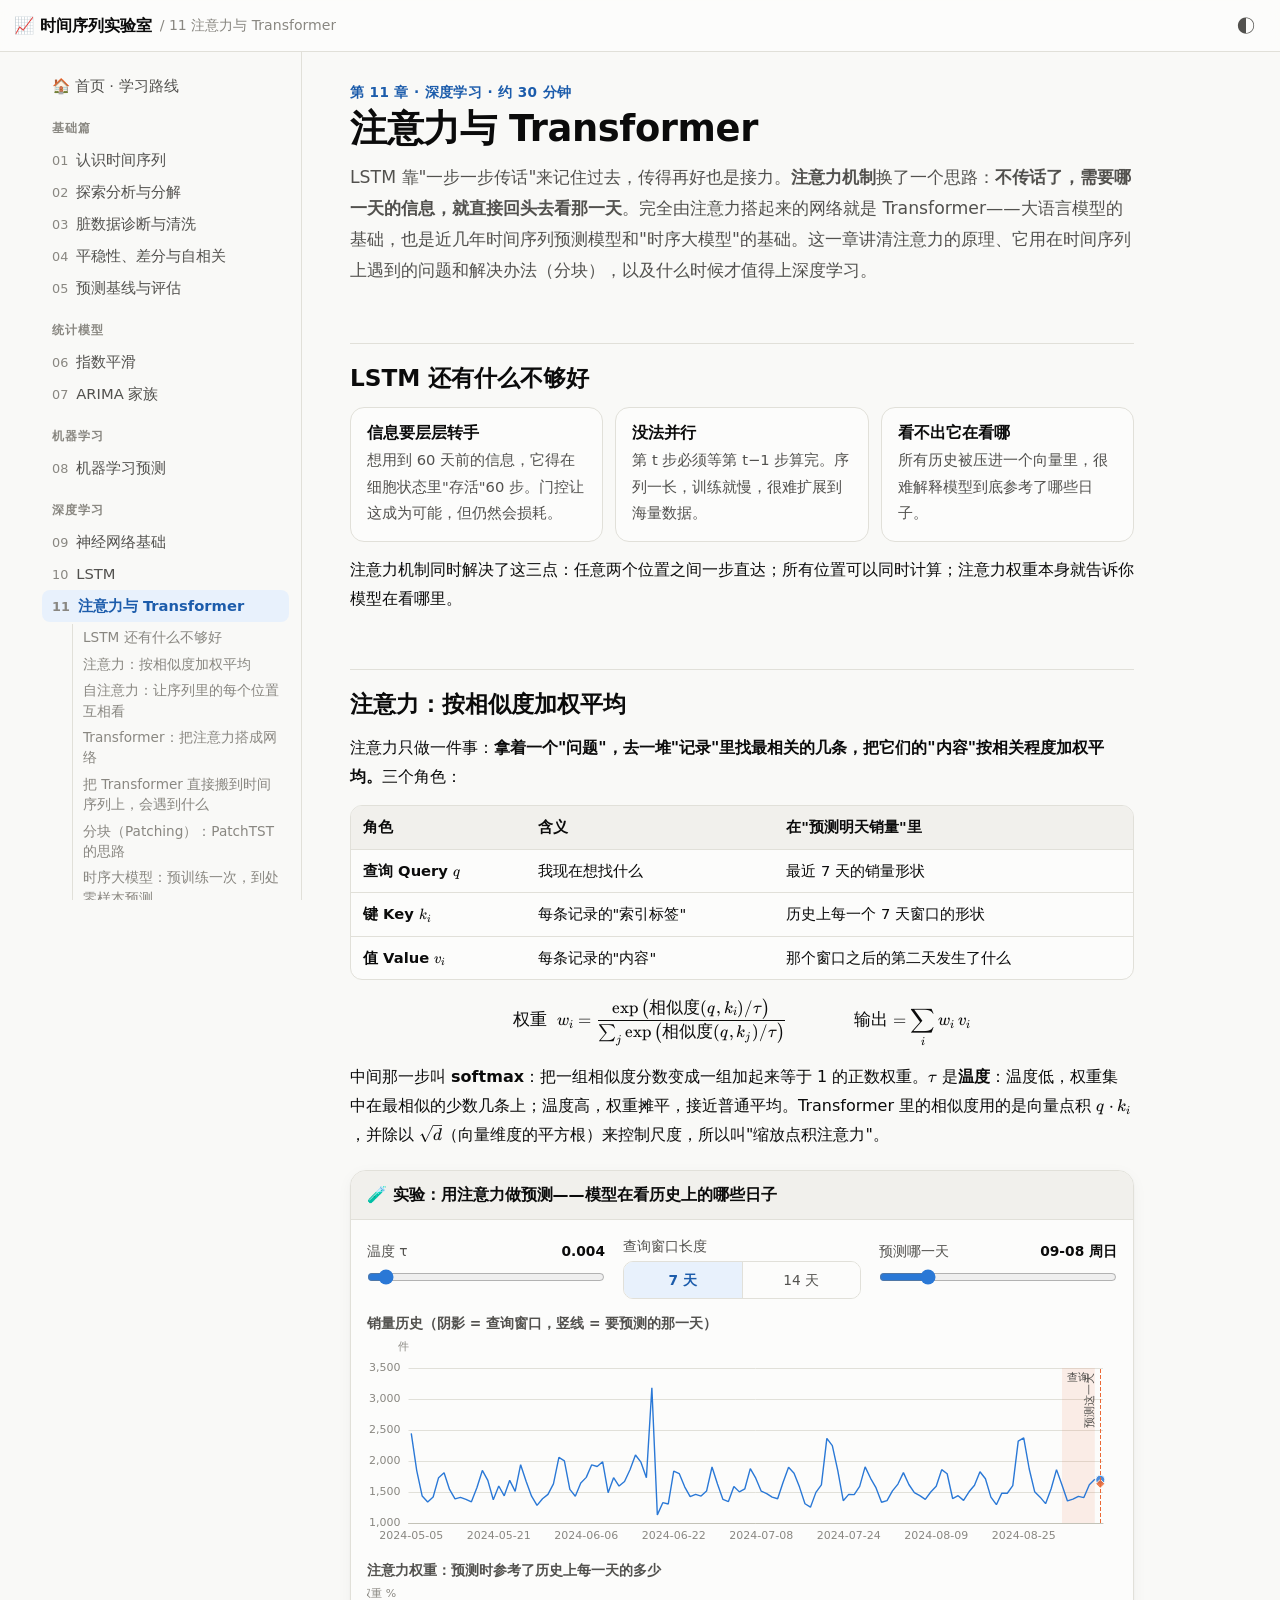
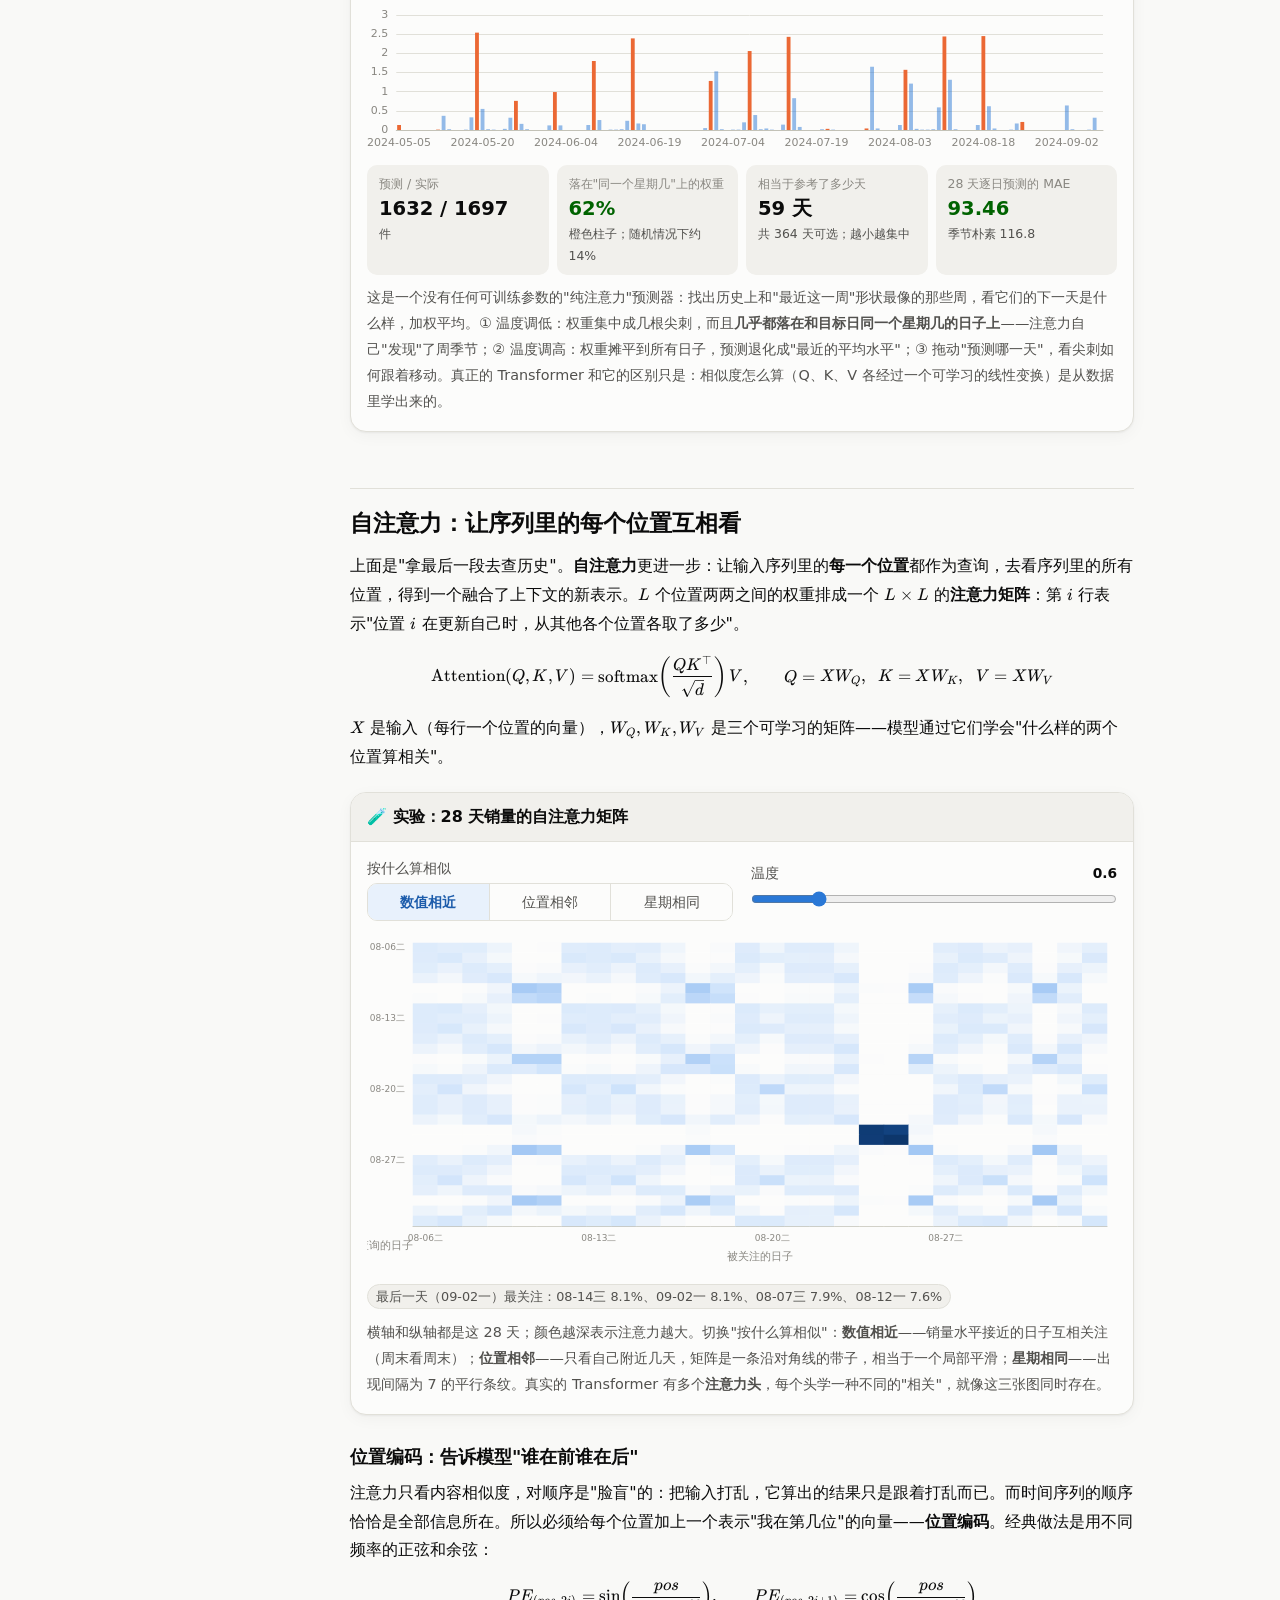
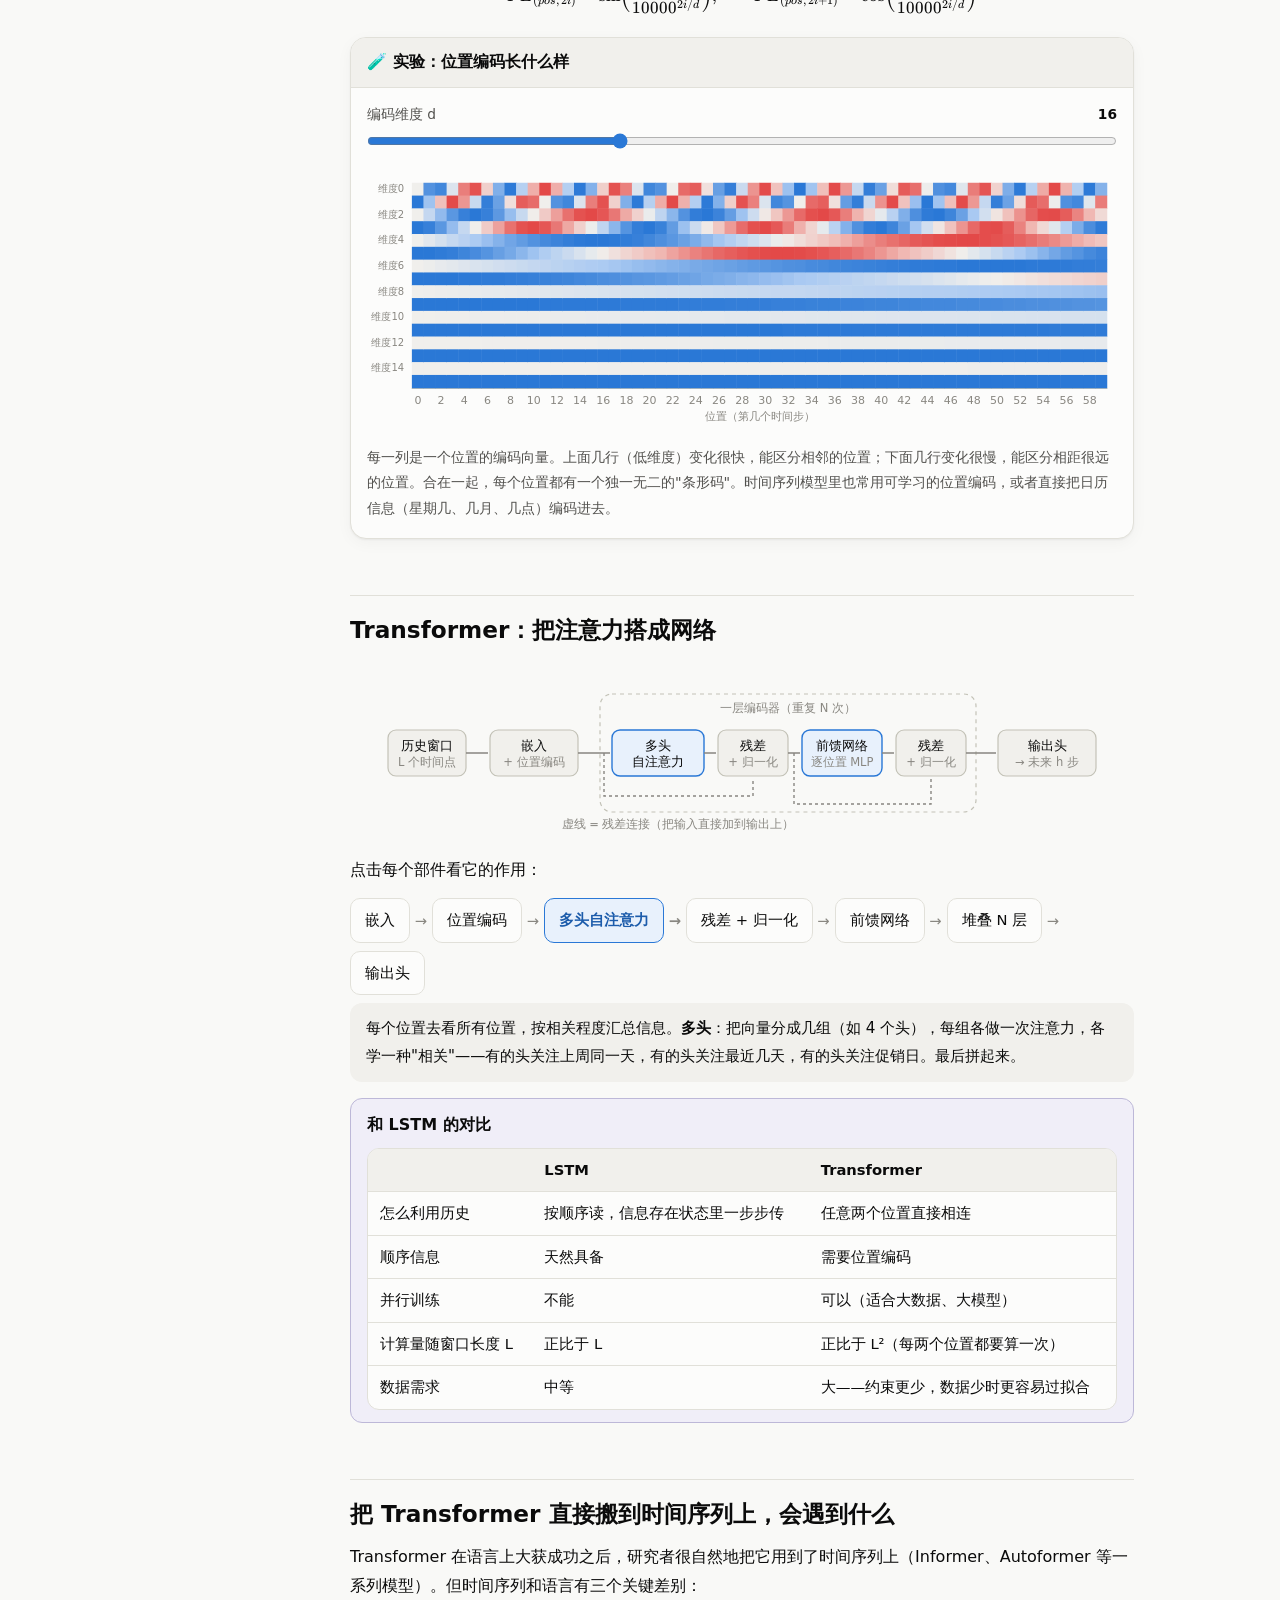
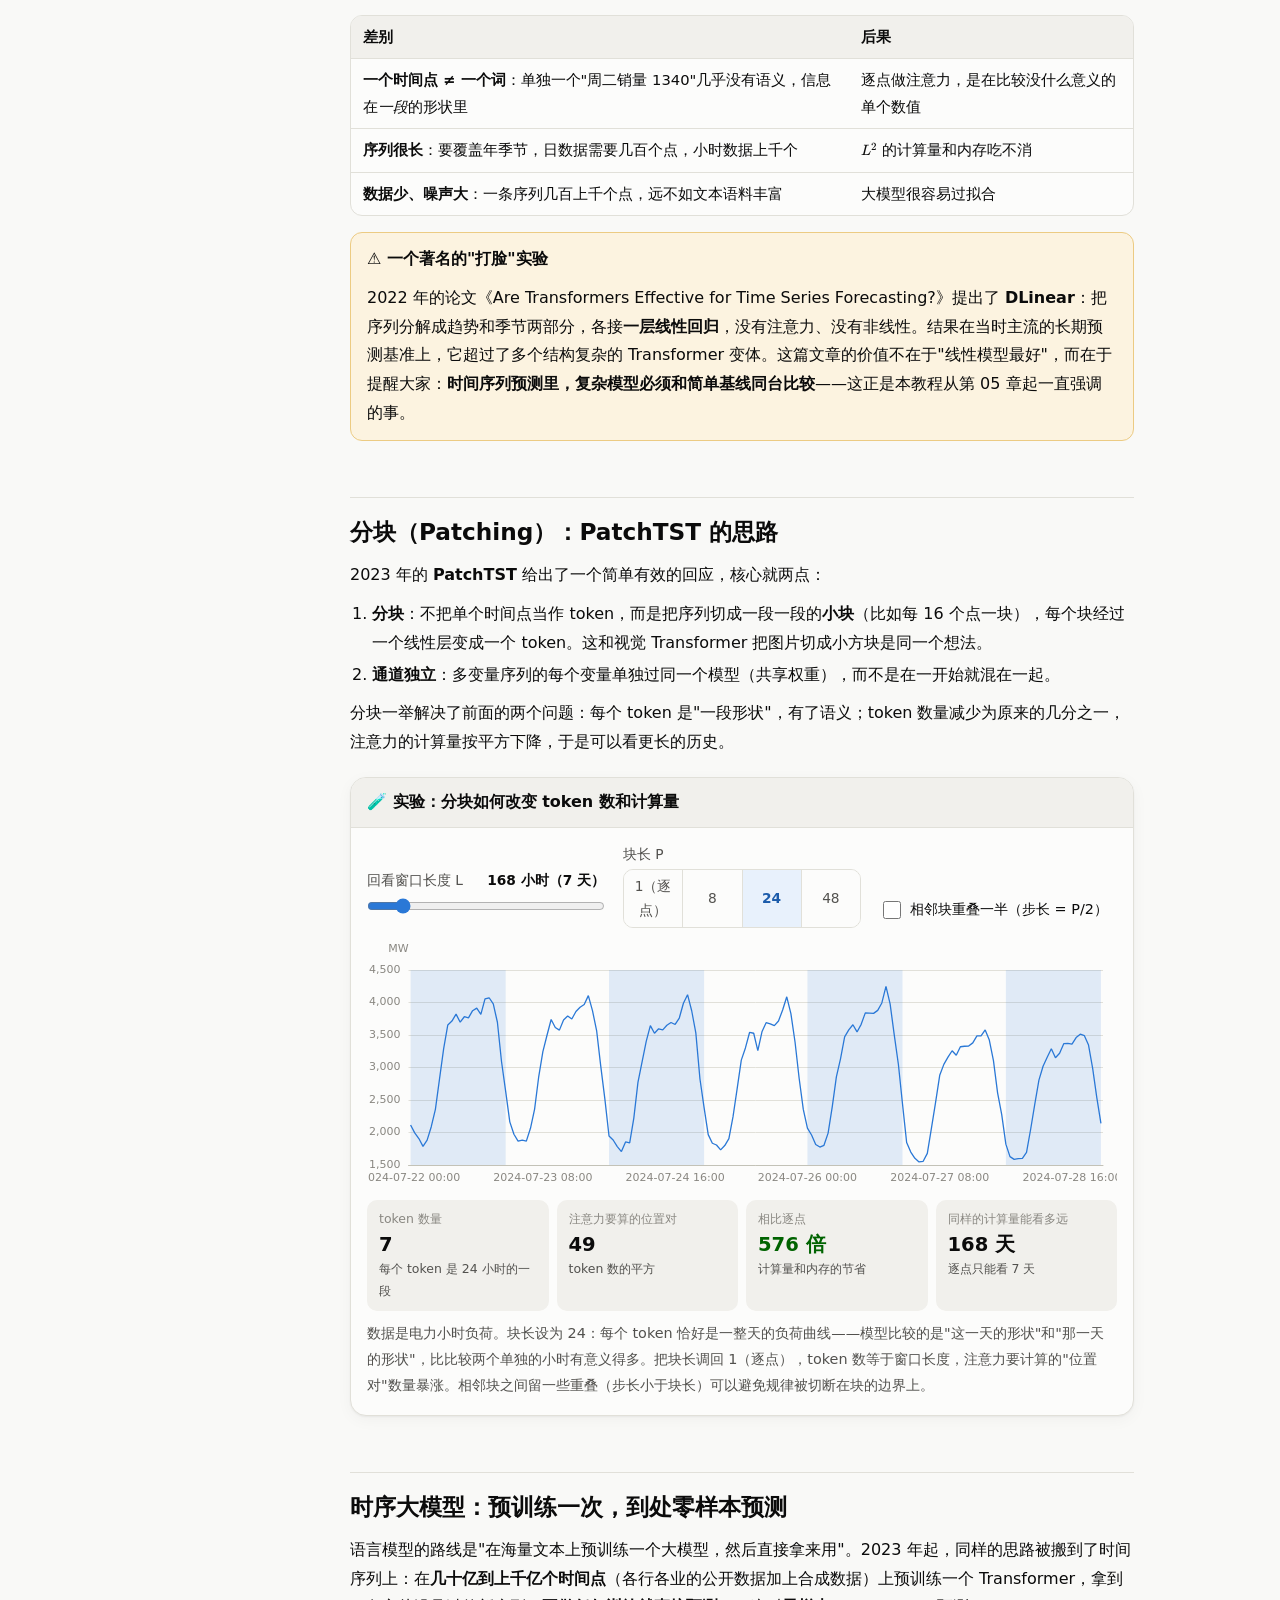
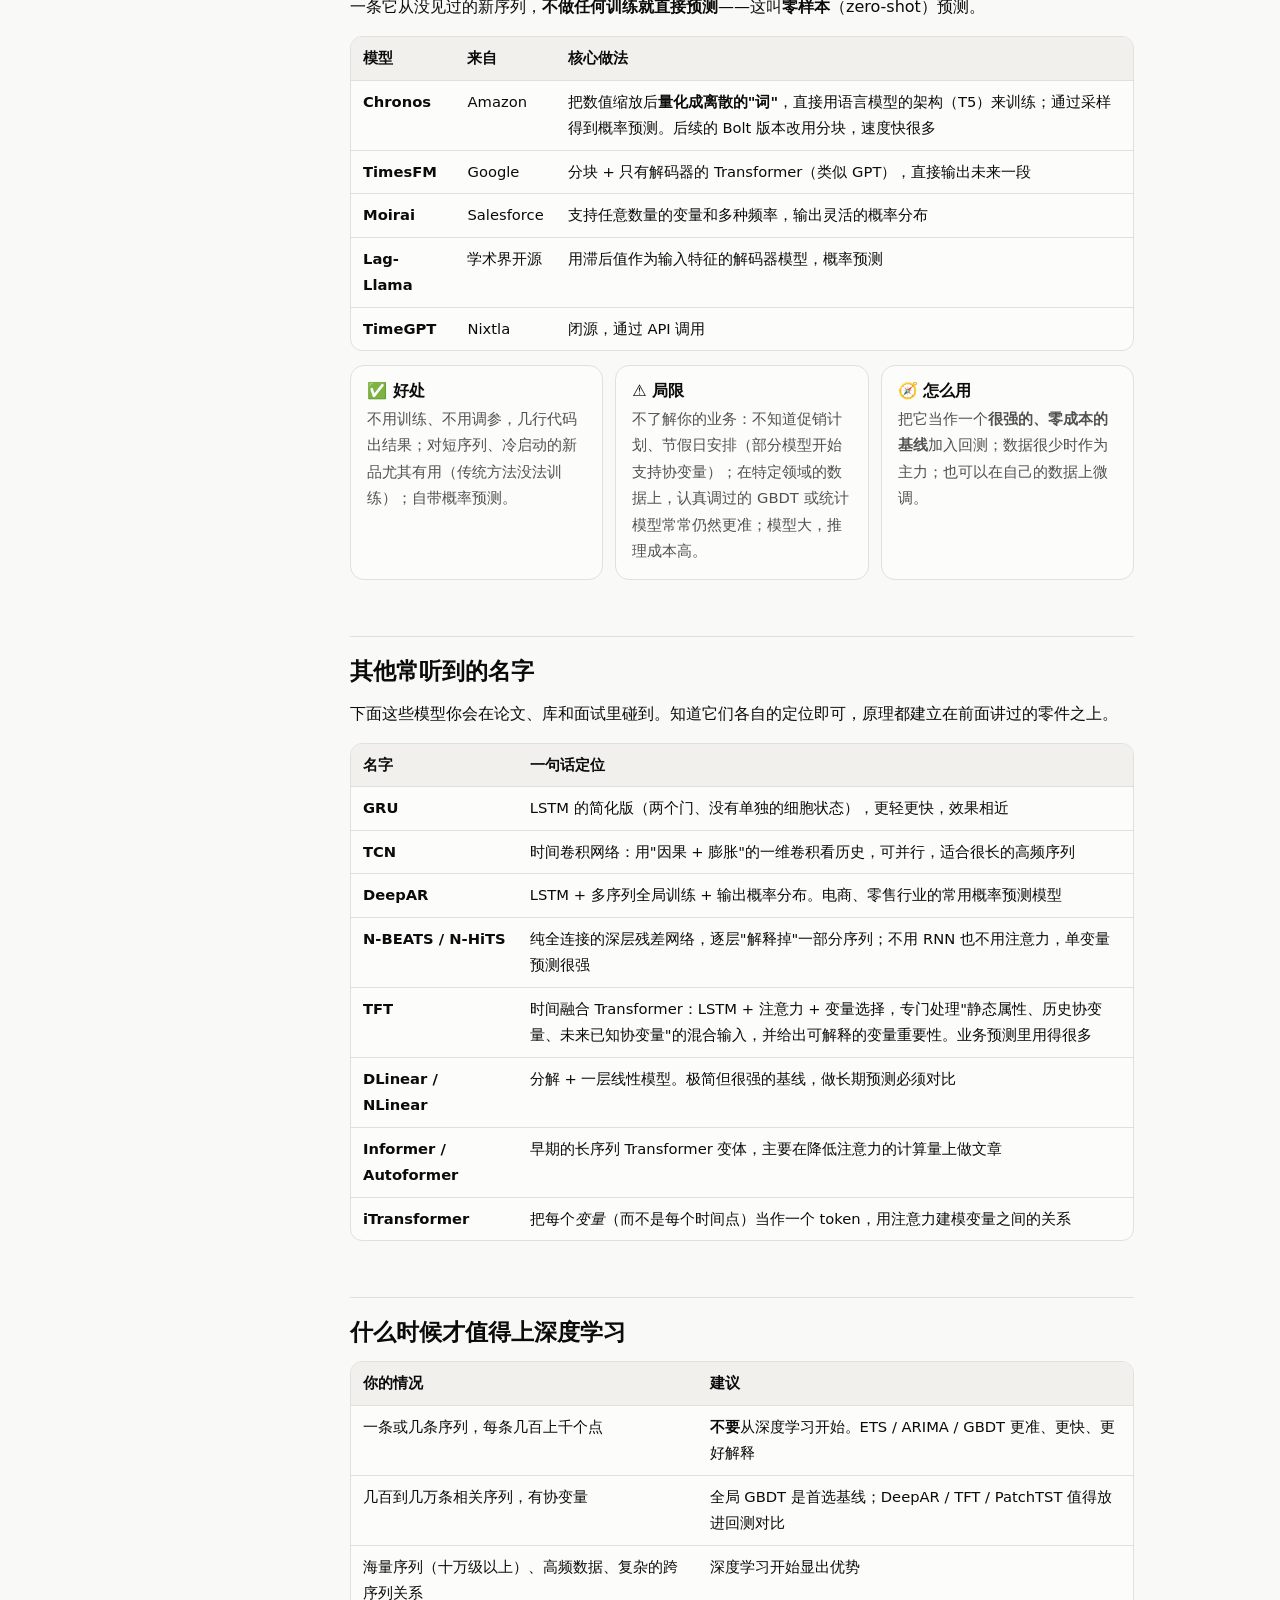
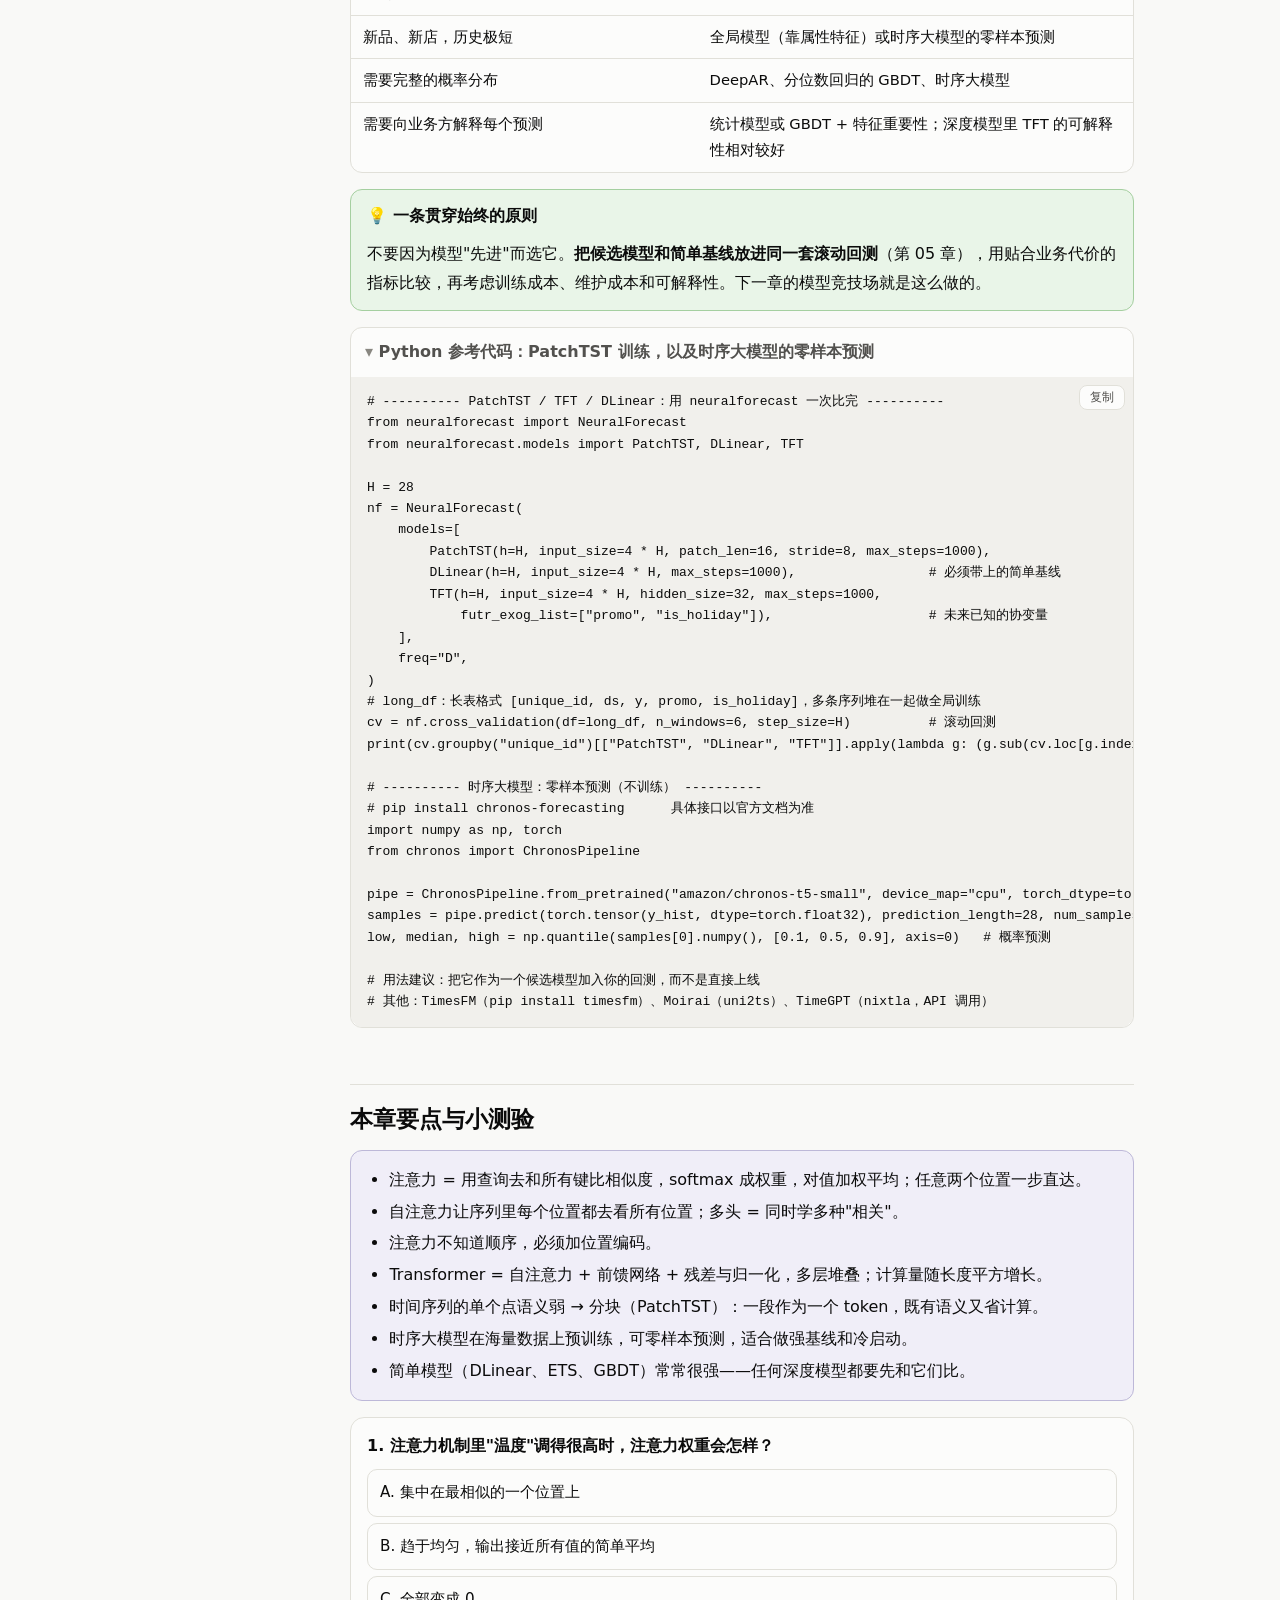
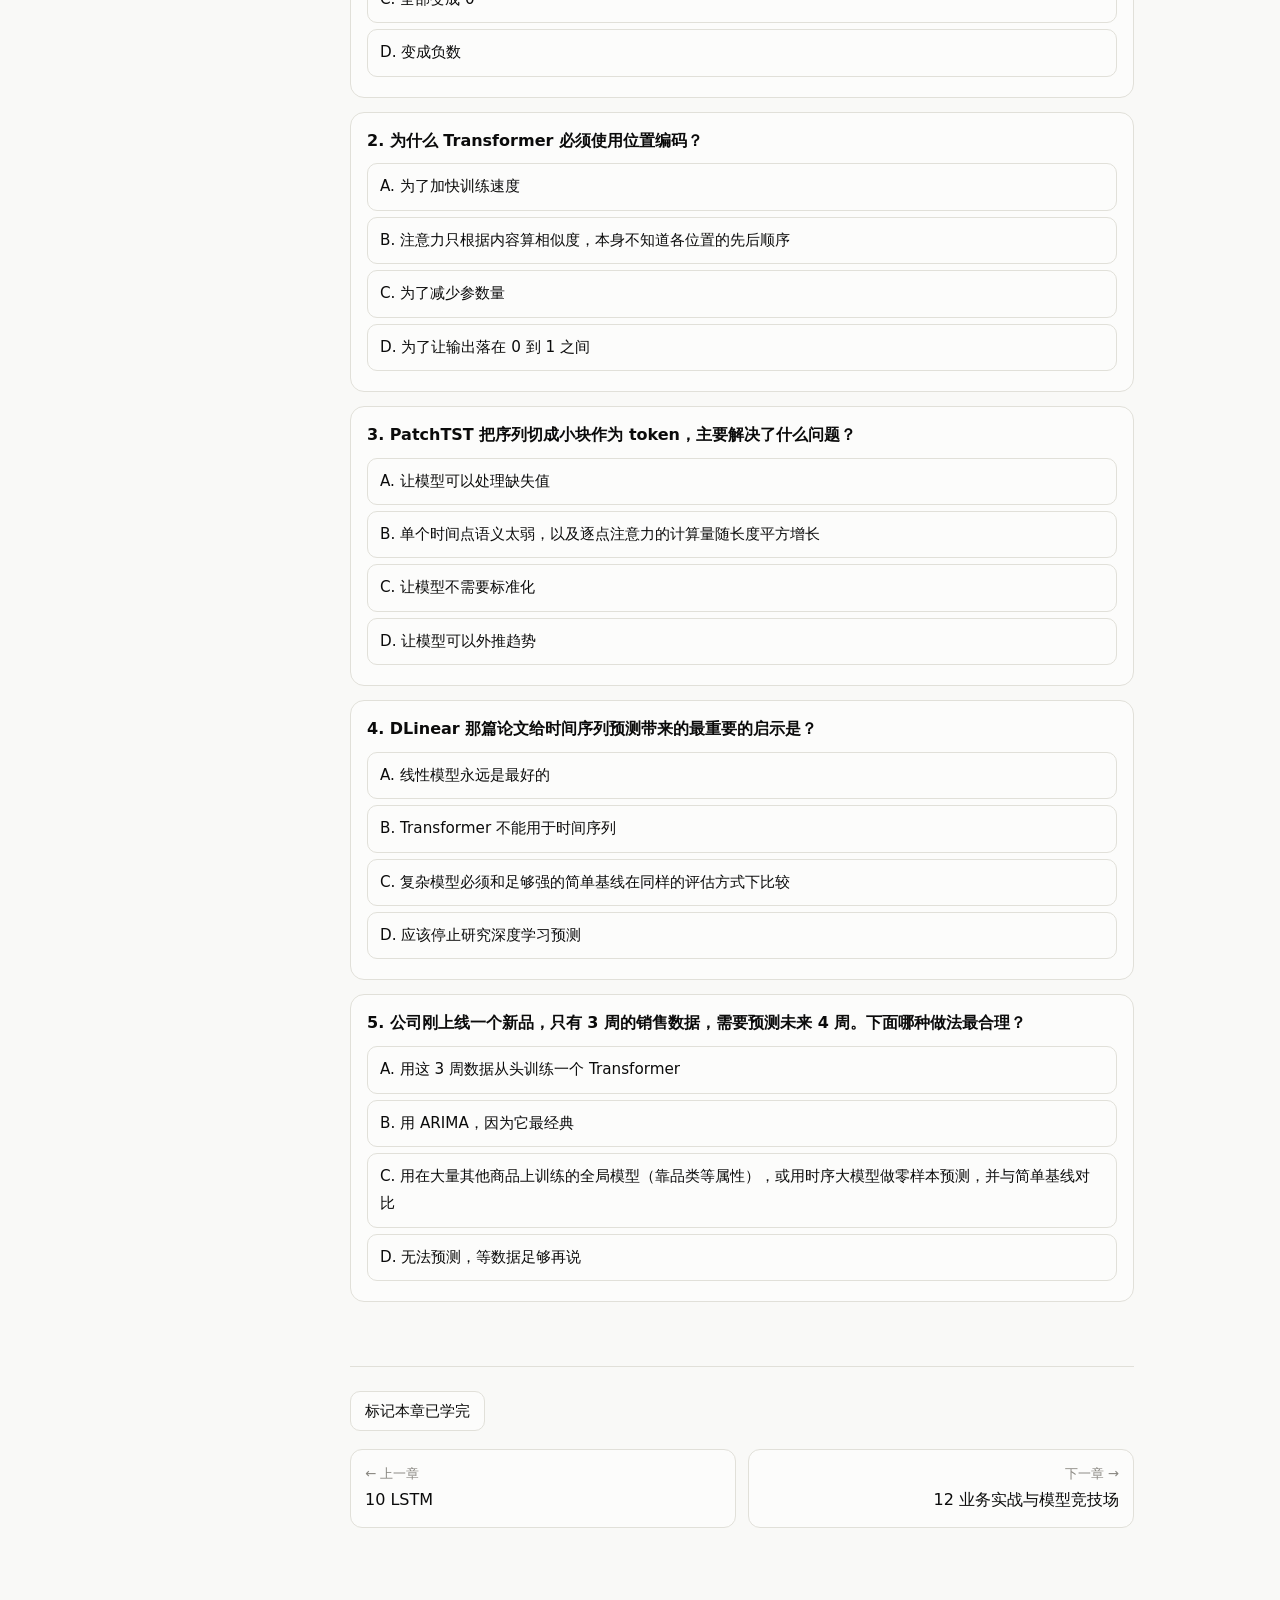
<file: chapters/11-transformer.html>
<!doctype html>
<html lang="zh-CN">
<head>
<meta charset="utf-8">
<meta name="viewport" content="width=device-width,initial-scale=1">
<title>11 注意力与 Transformer · 时间序列实验室</title>
<link rel="stylesheet" href="../assets/vendor/katex/katex.min.css">
<link rel="stylesheet" href="../assets/css/style.css">
<script>try{var t=localStorage.getItem('tsl-theme');if(t)document.documentElement.dataset.theme=t}catch(e){}</script>
</head>
<body data-ch="11">
<main>
<p class="lead">LSTM 靠"一步一步传话"来记住过去，传得再好也是接力。<strong>注意力机制</strong>换了一个思路：<strong>不传话了，需要哪一天的信息，就直接回头去看那一天</strong>。完全由注意力搭起来的网络就是 Transformer——大语言模型的基础，也是近几年时间序列预测模型和"时序大模型"的基础。这一章讲清注意力的原理、它用在时间序列上遇到的问题和解决办法（分块），以及什么时候才值得上深度学习。</p>

<section id="why">
<h2>LSTM 还有什么不够好</h2>
<div class="cards">
  <div class="card"><h4>信息要层层转手</h4><p>想用到 60 天前的信息，它得在细胞状态里"存活"60 步。门控让这成为可能，但仍然会损耗。</p></div>
  <div class="card"><h4>没法并行</h4><p>第 t 步必须等第 t−1 步算完。序列一长，训练就慢，很难扩展到海量数据。</p></div>
  <div class="card"><h4>看不出它在看哪</h4><p>所有历史被压进一个向量里，很难解释模型到底参考了哪些日子。</p></div>
</div>
<p>注意力机制同时解决了这三点：任意两个位置之间一步直达；所有位置可以同时计算；注意力权重本身就告诉你模型在看哪里。</p>
</section>

<section id="attn">
<h2>注意力：按相似度加权平均</h2>
<p>注意力只做一件事：<strong>拿着一个"问题"，去一堆"记录"里找最相关的几条，把它们的"内容"按相关程度加权平均。</strong>三个角色：</p>
<div class="tw"><table>
<thead><tr><th>角色</th><th>含义</th><th>在"预测明天销量"里</th></tr></thead>
<tbody>
<tr><td><strong>查询 Query</strong> $q$</td><td>我现在想找什么</td><td>最近 7 天的销量形状</td></tr>
<tr><td><strong>键 Key</strong> $k_i$</td><td>每条记录的"索引标签"</td><td>历史上每一个 7 天窗口的形状</td></tr>
<tr><td><strong>值 Value</strong> $v_i$</td><td>每条记录的"内容"</td><td>那个窗口之后的第二天发生了什么</td></tr>
</tbody></table></div>
$$\text{权重}\;\; w_i = \frac{\exp\big(\text{相似度}(q, k_i)/\tau\big)}{\sum_j \exp\big(\text{相似度}(q, k_j)/\tau\big)}\qquad\qquad \text{输出} = \sum_i w_i\, v_i$$
<p>中间那一步叫 <strong>softmax</strong>：把一组相似度分数变成一组加起来等于 1 的正数权重。$\tau$ 是<strong>温度</strong>：温度低，权重集中在最相似的少数几条上；温度高，权重摊平，接近普通平均。Transformer 里的相似度用的是向量点积 $q\cdot k_i$，并除以 $\sqrt{d}$（向量维度的平方根）来控制尺度，所以叫"缩放点积注意力"。</p>
<div class="demo" id="attn-demo">
  <div class="demo-title">🧪 实验：用注意力做预测——模型在看历史上的哪些日子</div>
  <div class="demo-body">
    <div class="ctl"></div>
    <div class="chart-cap">销量历史（阴影 = 查询窗口，竖线 = 要预测的那一天）</div>
    <div class="chart" data-h="210"></div>
    <div class="chart-cap">注意力权重：预测时参考了历史上每一天的多少</div>
    <div class="chart" data-h="170"></div>
    <div class="readout"></div>
    <p class="hint">这是一个没有任何可训练参数的"纯注意力"预测器：找出历史上和"最近这一周"形状最像的那些周，看它们的下一天是什么样，加权平均。① 温度调低：权重集中成几根尖刺，而且<strong>几乎都落在和目标日同一个星期几的日子上</strong>——注意力自己"发现"了周季节；② 温度调高：权重摊平到所有日子，预测退化成"最近的平均水平"；③ 拖动"预测哪一天"，看尖刺如何跟着移动。真正的 Transformer 和它的区别只是：相似度怎么算（Q、K、V 各经过一个可学习的线性变换）是从数据里学出来的。</p>
  </div>
</div>
</section>

<section id="self">
<h2>自注意力：让序列里的每个位置互相看</h2>
<p>上面是"拿最后一段去查历史"。<strong>自注意力</strong>更进一步：让输入序列里的<strong>每一个位置</strong>都作为查询，去看序列里的所有位置，得到一个融合了上下文的新表示。$L$ 个位置两两之间的权重排成一个 $L\times L$ 的<strong>注意力矩阵</strong>：第 $i$ 行表示"位置 $i$ 在更新自己时，从其他各个位置各取了多少"。</p>
$$\text{Attention}(Q,K,V)=\text{softmax}\!\left(\frac{QK^{\top}}{\sqrt{d}}\right)V,\qquad Q = XW_Q,\;\; K = XW_K,\;\; V = XW_V$$
<p>$X$ 是输入（每行一个位置的向量），$W_Q, W_K, W_V$ 是三个可学习的矩阵——模型通过它们学会"什么样的两个位置算相关"。</p>
<div class="demo" id="self-demo">
  <div class="demo-title">🧪 实验：28 天销量的自注意力矩阵</div>
  <div class="demo-body">
    <div class="ctl"></div>
    <div class="chart" data-h="340"></div>
    <div class="readout"></div>
    <p class="hint">横轴和纵轴都是这 28 天；颜色越深表示注意力越大。切换"按什么算相似"：<strong>数值相近</strong>——销量水平接近的日子互相关注（周末看周末）；<strong>位置相邻</strong>——只看自己附近几天，矩阵是一条沿对角线的带子，相当于一个局部平滑；<strong>星期相同</strong>——出现间隔为 7 的平行条纹。真实的 Transformer 有多个<strong>注意力头</strong>，每个头学一种不同的"相关"，就像这三张图同时存在。</p>
  </div>
</div>

<h3>位置编码：告诉模型"谁在前谁在后"</h3>
<p>注意力只看内容相似度，对顺序是"脸盲"的：把输入打乱，它算出的结果只是跟着打乱而已。而时间序列的顺序恰恰是全部信息所在。所以必须给每个位置加上一个表示"我在第几位"的向量——<strong>位置编码</strong>。经典做法是用不同频率的正弦和余弦：</p>
$$PE_{(pos,\,2i)} = \sin\!\Big(\frac{pos}{10000^{2i/d}}\Big),\qquad PE_{(pos,\,2i+1)} = \cos\!\Big(\frac{pos}{10000^{2i/d}}\Big)$$
<div class="demo" id="pe-demo">
  <div class="demo-title">🧪 实验：位置编码长什么样</div>
  <div class="demo-body">
    <div class="ctl"></div>
    <div class="chart" data-h="260"></div>
    <p class="hint">每一列是一个位置的编码向量。上面几行（低维度）变化很快，能区分相邻的位置；下面几行变化很慢，能区分相距很远的位置。合在一起，每个位置都有一个独一无二的"条形码"。时间序列模型里也常用可学习的位置编码，或者直接把日历信息（星期几、几月、几点）编码进去。</p>
  </div>
</div>
</section>

<section id="transformer">
<h2>Transformer：把注意力搭成网络</h2>
<svg class="diagram" viewBox="0 0 720 170" role="img" aria-label="Transformer 编码器结构：输入嵌入加位置编码，经过若干层（多头自注意力、残差与归一化、前馈网络、残差与归一化），最后接输出头">
  <g class="d-t" text-anchor="middle">
    <rect class="d-box" x="6" y="62" width="78" height="46" rx="8"/><text x="45" y="82">历史窗口</text><text class="d-m" x="45" y="98">L 个时间点</text>
    <rect class="d-box" x="108" y="62" width="88" height="46" rx="8"/><text x="152" y="82">嵌入</text><text class="d-m" x="152" y="98">+ 位置编码</text>
    <rect x="218" y="26" width="376" height="118" rx="12" class="d-box" style="fill:none;stroke-dasharray:4 4"/>
    <text class="d-m" x="406" y="44">一层编码器（重复 N 次）</text>
    <rect class="d-acc" x="230" y="62" width="92" height="46" rx="8"/><text x="276" y="82">多头</text><text x="276" y="98">自注意力</text>
    <rect class="d-box" x="336" y="62" width="70" height="46" rx="8"/><text x="371" y="82">残差</text><text class="d-m" x="371" y="98">+ 归一化</text>
    <rect class="d-acc" x="420" y="62" width="80" height="46" rx="8"/><text x="460" y="82">前馈网络</text><text class="d-m" x="460" y="98">逐位置 MLP</text>
    <rect class="d-box" x="514" y="62" width="70" height="46" rx="8"/><text x="549" y="82">残差</text><text class="d-m" x="549" y="98">+ 归一化</text>
    <rect class="d-box" x="616" y="62" width="98" height="46" rx="8"/><text x="665" y="82">输出头</text><text class="d-m" x="665" y="98">→ 未来 h 步</text>
  </g>
  <g class="d-ln"><path d="M84 85H106M196 85H228M322 85H334M406 85H418M500 85H512M584 85H614"/><path d="M222 85V128H371V110" stroke-dasharray="3 3"/><path d="M412 85V136H549V110" stroke-dasharray="3 3"/></g>
  <text class="d-m" x="296" y="160" text-anchor="middle">虚线 = 残差连接（把输入直接加到输出上）</text>
</svg>
<p>点击每个部件看它的作用：</p>
<div id="flow"></div>
<div class="callout key"><div class="hd">和 LSTM 的对比</div>
<div class="tw" style="margin:8px 0 0"><table>
<thead><tr><th></th><th>LSTM</th><th>Transformer</th></tr></thead>
<tbody>
<tr><td>怎么利用历史</td><td>按顺序读，信息存在状态里一步步传</td><td>任意两个位置直接相连</td></tr>
<tr><td>顺序信息</td><td>天然具备</td><td>需要位置编码</td></tr>
<tr><td>并行训练</td><td>不能</td><td>可以（适合大数据、大模型）</td></tr>
<tr><td>计算量随窗口长度 L</td><td>正比于 L</td><td>正比于 L²（每两个位置都要算一次）</td></tr>
<tr><td>数据需求</td><td>中等</td><td>大——约束更少，数据少时更容易过拟合</td></tr>
</tbody></table></div></div>
</section>

<section id="problems">
<h2>把 Transformer 直接搬到时间序列上，会遇到什么</h2>
<p>Transformer 在语言上大获成功之后，研究者很自然地把它用到了时间序列上（Informer、Autoformer 等一系列模型）。但时间序列和语言有三个关键差别：</p>
<div class="tw"><table>
<thead><tr><th>差别</th><th>后果</th></tr></thead>
<tbody>
<tr><td><strong>一个时间点 ≠ 一个词</strong>：单独一个"周二销量 1340"几乎没有语义，信息在<em>一段</em>的形状里</td><td>逐点做注意力，是在比较没什么意义的单个数值</td></tr>
<tr><td><strong>序列很长</strong>：要覆盖年季节，日数据需要几百个点，小时数据上千个</td><td>$L^2$ 的计算量和内存吃不消</td></tr>
<tr><td><strong>数据少、噪声大</strong>：一条序列几百上千个点，远不如文本语料丰富</td><td>大模型很容易过拟合</td></tr>
</tbody></table></div>
<div class="callout warn"><div class="hd">⚠️ 一个著名的"打脸"实验</div>
<p>2022 年的论文《Are Transformers Effective for Time Series Forecasting?》提出了 <strong>DLinear</strong>：把序列分解成趋势和季节两部分，各接<strong>一层线性回归</strong>，没有注意力、没有非线性。结果在当时主流的长期预测基准上，它超过了多个结构复杂的 Transformer 变体。这篇文章的价值不在于"线性模型最好"，而在于提醒大家：<strong>时间序列预测里，复杂模型必须和简单基线同台比较</strong>——这正是本教程从第 05 章起一直强调的事。</p></div>
</section>

<section id="patch">
<h2>分块（Patching）：PatchTST 的思路</h2>
<p>2023 年的 <strong>PatchTST</strong> 给出了一个简单有效的回应，核心就两点：</p>
<ol>
  <li><strong>分块</strong>：不把单个时间点当作 token，而是把序列切成一段一段的<strong>小块</strong>（比如每 16 个点一块），每个块经过一个线性层变成一个 token。这和视觉 Transformer 把图片切成小方块是同一个想法。</li>
  <li><strong>通道独立</strong>：多变量序列的每个变量单独过同一个模型（共享权重），而不是在一开始就混在一起。</li>
</ol>
<p>分块一举解决了前面的两个问题：每个 token 是"一段形状"，有了语义；token 数量减少为原来的几分之一，注意力的计算量按平方下降，于是可以看更长的历史。</p>
<div class="demo" id="patch-demo">
  <div class="demo-title">🧪 实验：分块如何改变 token 数和计算量</div>
  <div class="demo-body">
    <div class="ctl"></div>
    <div class="chart" data-h="250"></div>
    <div class="readout"></div>
    <p class="hint">数据是电力小时负荷。块长设为 24：每个 token 恰好是一整天的负荷曲线——模型比较的是"这一天的形状"和"那一天的形状"，比比较两个单独的小时有意义得多。把块长调回 1（逐点），token 数等于窗口长度，注意力要计算的"位置对"数量暴涨。相邻块之间留一些重叠（步长小于块长）可以避免规律被切断在块的边界上。</p>
  </div>
</div>
</section>

<section id="foundation">
<h2>时序大模型：预训练一次，到处零样本预测</h2>
<p>语言模型的路线是"在海量文本上预训练一个大模型，然后直接拿来用"。2023 年起，同样的思路被搬到了时间序列上：在<strong>几十亿到上千亿个时间点</strong>（各行各业的公开数据加上合成数据）上预训练一个 Transformer，拿到一条它从没见过的新序列，<strong>不做任何训练就直接预测</strong>——这叫<strong>零样本</strong>（zero-shot）预测。</p>
<div class="tw"><table>
<thead><tr><th>模型</th><th>来自</th><th>核心做法</th></tr></thead>
<tbody>
<tr><td><strong>Chronos</strong></td><td>Amazon</td><td>把数值缩放后<strong>量化成离散的"词"</strong>，直接用语言模型的架构（T5）来训练；通过采样得到概率预测。后续的 Bolt 版本改用分块，速度快很多</td></tr>
<tr><td><strong>TimesFM</strong></td><td>Google</td><td>分块 + 只有解码器的 Transformer（类似 GPT），直接输出未来一段</td></tr>
<tr><td><strong>Moirai</strong></td><td>Salesforce</td><td>支持任意数量的变量和多种频率，输出灵活的概率分布</td></tr>
<tr><td><strong>Lag-Llama</strong></td><td>学术界开源</td><td>用滞后值作为输入特征的解码器模型，概率预测</td></tr>
<tr><td><strong>TimeGPT</strong></td><td>Nixtla</td><td>闭源，通过 API 调用</td></tr>
</tbody></table></div>
<div class="cards">
  <div class="card"><h4>✅ 好处</h4><p>不用训练、不用调参，几行代码出结果；对短序列、冷启动的新品尤其有用（传统方法没法训练）；自带概率预测。</p></div>
  <div class="card"><h4>⚠️ 局限</h4><p>不了解你的业务：不知道促销计划、节假日安排（部分模型开始支持协变量）；在特定领域的数据上，认真调过的 GBDT 或统计模型常常仍然更准；模型大，推理成本高。</p></div>
  <div class="card"><h4>🧭 怎么用</h4><p>把它当作一个<strong>很强的、零成本的基线</strong>加入回测；数据很少时作为主力；也可以在自己的数据上微调。</p></div>
</div>
</section>

<section id="others">
<h2>其他常听到的名字</h2>
<p>下面这些模型你会在论文、库和面试里碰到。知道它们各自的定位即可，原理都建立在前面讲过的零件之上。</p>
<div class="tw"><table>
<thead><tr><th>名字</th><th>一句话定位</th></tr></thead>
<tbody>
<tr><td><strong>GRU</strong></td><td>LSTM 的简化版（两个门、没有单独的细胞状态），更轻更快，效果相近</td></tr>
<tr><td><strong>TCN</strong></td><td>时间卷积网络：用"因果 + 膨胀"的一维卷积看历史，可并行，适合很长的高频序列</td></tr>
<tr><td><strong>DeepAR</strong></td><td>LSTM + 多序列全局训练 + 输出概率分布。电商、零售行业的常用概率预测模型</td></tr>
<tr><td><strong>N-BEATS / N-HiTS</strong></td><td>纯全连接的深层残差网络，逐层"解释掉"一部分序列；不用 RNN 也不用注意力，单变量预测很强</td></tr>
<tr><td><strong>TFT</strong></td><td>时间融合 Transformer：LSTM + 注意力 + 变量选择，专门处理"静态属性、历史协变量、未来已知协变量"的混合输入，并给出可解释的变量重要性。业务预测里用得很多</td></tr>
<tr><td><strong>DLinear / NLinear</strong></td><td>分解 + 一层线性模型。极简但很强的基线，做长期预测必须对比</td></tr>
<tr><td><strong>Informer / Autoformer</strong></td><td>早期的长序列 Transformer 变体，主要在降低注意力的计算量上做文章</td></tr>
<tr><td><strong>iTransformer</strong></td><td>把每个<em>变量</em>（而不是每个时间点）当作一个 token，用注意力建模变量之间的关系</td></tr>
</tbody></table></div>
</section>

<section id="when">
<h2>什么时候才值得上深度学习</h2>
<div class="tw"><table>
<thead><tr><th>你的情况</th><th>建议</th></tr></thead>
<tbody>
<tr><td>一条或几条序列，每条几百上千个点</td><td><strong>不要</strong>从深度学习开始。ETS / ARIMA / GBDT 更准、更快、更好解释</td></tr>
<tr><td>几百到几万条相关序列，有协变量</td><td>全局 GBDT 是首选基线；DeepAR / TFT / PatchTST 值得放进回测对比</td></tr>
<tr><td>海量序列（十万级以上）、高频数据、复杂的跨序列关系</td><td>深度学习开始显出优势</td></tr>
<tr><td>新品、新店，历史极短</td><td>全局模型（靠属性特征）或时序大模型的零样本预测</td></tr>
<tr><td>需要完整的概率分布</td><td>DeepAR、分位数回归的 GBDT、时序大模型</td></tr>
<tr><td>需要向业务方解释每个预测</td><td>统计模型或 GBDT + 特征重要性；深度模型里 TFT 的可解释性相对较好</td></tr>
</tbody></table></div>
<div class="callout tip"><div class="hd">💡 一条贯穿始终的原则</div>
<p>不要因为模型"先进"而选它。<strong>把候选模型和简单基线放进同一套滚动回测</strong>（第 05 章），用贴合业务代价的指标比较，再考虑训练成本、维护成本和可解释性。下一章的模型竞技场就是这么做的。</p></div>
<details class="code" open><summary>Python 参考代码：PatchTST 训练，以及时序大模型的零样本预测</summary>
<pre><code># ---------- PatchTST / TFT / DLinear：用 neuralforecast 一次比完 ----------
from neuralforecast import NeuralForecast
from neuralforecast.models import PatchTST, DLinear, TFT

H = 28
nf = NeuralForecast(
    models=[
        PatchTST(h=H, input_size=4 * H, patch_len=16, stride=8, max_steps=1000),
        DLinear(h=H, input_size=4 * H, max_steps=1000),                 # 必须带上的简单基线
        TFT(h=H, input_size=4 * H, hidden_size=32, max_steps=1000,
            futr_exog_list=["promo", "is_holiday"]),                    # 未来已知的协变量
    ],
    freq="D",
)
# long_df：长表格式 [unique_id, ds, y, promo, is_holiday]，多条序列堆在一起做全局训练
cv = nf.cross_validation(df=long_df, n_windows=6, step_size=H)          # 滚动回测
print(cv.groupby("unique_id")[["PatchTST", "DLinear", "TFT"]].apply(lambda g: (g.sub(cv.loc[g.index, "y"], axis=0)).abs().mean()))

# ---------- 时序大模型：零样本预测（不训练） ----------
# pip install chronos-forecasting      具体接口以官方文档为准
import numpy as np, torch
from chronos import ChronosPipeline

pipe = ChronosPipeline.from_pretrained("amazon/chronos-t5-small", device_map="cpu", torch_dtype=torch.float32)
samples = pipe.predict(torch.tensor(y_hist, dtype=torch.float32), prediction_length=28, num_samples=50)
low, median, high = np.quantile(samples[0].numpy(), [0.1, 0.5, 0.9], axis=0)   # 概率预测

# 用法建议：把它作为一个候选模型加入你的回测，而不是直接上线
# 其他：TimesFM（pip install timesfm）、Moirai（uni2ts）、TimeGPT（nixtla，API 调用）</code></pre></details>
</section>

<section id="summary">
<h2>本章要点与小测验</h2>
<div class="callout key">
<ul>
  <li>注意力 = 用查询去和所有键比相似度，softmax 成权重，对值加权平均；任意两个位置一步直达。</li>
  <li>自注意力让序列里每个位置都去看所有位置；多头 = 同时学多种"相关"。</li>
  <li>注意力不知道顺序，必须加位置编码。</li>
  <li>Transformer = 自注意力 + 前馈网络 + 残差与归一化，多层堆叠；计算量随长度平方增长。</li>
  <li>时间序列的单个点语义弱 → 分块（PatchTST）：一段作为一个 token，既有语义又省计算。</li>
  <li>时序大模型在海量数据上预训练，可零样本预测，适合做强基线和冷启动。</li>
  <li>简单模型（DLinear、ETS、GBDT）常常很强——任何深度模型都要先和它们比。</li>
</ul>
</div>
<div id="quiz"></div>
</section>
</main>

<script src="../assets/vendor/echarts.min.js"></script>
<script src="../assets/vendor/katex/katex.min.js"></script>
<script src="../assets/vendor/katex/auto-render.min.js"></script>
<script src="../assets/js/tslib.js"></script>
<script src="../assets/js/site.js"></script>
<script>
const { S } = Site;
const RT = TS.data.retail(), LY = RT.y.map(Math.log), CUT = 976;
const softmax = a => { const m = Math.max(...a), e = a.map(v => Math.exp(v - m)), s = TS.sum(e); return e.map(v => v / s); };

/* ---------- 注意力预测器 ---------- */
function attend(t, L, tau, span) { // 预测第 t 天：查询 = [t-L, t) 的形状；键 = 历史各窗口；值 = 窗口后一天相对窗口水平的偏离
  const lvl = i => { let s = 0; for (let k = i - L; k < i; k++) s += LY[k]; return s / L; };
  const ql = lvl(t), idx = [], score = [], val = [];
  for (let i = t - span; i < t; i++) {
    const kl = lvl(i); let d = 0;
    for (let k = 0; k < L; k++) d += ((LY[t - L + k] - ql) - (LY[i - L + k] - kl)) ** 2;
    idx.push(i); score.push(-d / L / tau); val.push(LY[i] - kl);
  }
  const w = softmax(score);
  return { idx, w, pred: Math.exp(ql + TS.sum(w.map((v, j) => v * val[j]))) };
}
Site.demo('attn-demo', {
  controls: [
    { k: 'tau', label: '温度 τ', min: 1, max: 60, step: 1, value: 4, fmt: v => (v / 1000).toFixed(3) },
    { k: 'L', label: '查询窗口长度', type: 'seg', options: [[7, '7 天'], [14, '14 天']] },
    { k: 'day', label: '预测哪一天', min: 0, max: 27, step: 1, value: 5, fmt: v => RT.dates[CUT + v].slice(5) + ' ' + TS.DOW[TS.dow(RT.dates[CUT + v])] },
  ],
  render(s, d) {
    const t = CUT + s.day, span = 364, tau = s.tau / 1000, A = attend(t, s.L, tau, span), p = Site.pal(), v0 = t - 126, x = RT.dates.slice(v0, t + 1);
    const line = S.line('销量', RT.y.slice(v0, t).concat([null]), { c: 0, w: 1.4 });
    line.markArea = S.areas([[RT.dates[t - s.L], RT.dates[t - 1], '查询', 1]]); line.markLine = S.vline(RT.dates[t], { label: '预测这一天', c: p.s[1] });
    d.chart(0, { xAxis: { data: x }, yAxis: { name: '件' }, legend: false, series: [line, S.scatter('实际', [[x.length - 1, RT.y[t]]], { c: 0, size: 9 }), S.scatter('预测', [[x.length - 1, Math.round(A.pred)]], { c: 1, size: 9, x: { symbol: 'diamond' } })] });
    const wAll = new Array(x.length).fill(0); A.idx.forEach((i, j) => { if (i >= v0) wAll[i - v0] = +(A.w[j] * 100).toFixed(2); });
    const dw = TS.dow(RT.dates[t]);
    d.chart(1, { xAxis: { data: x }, yAxis: { name: '权重 %', scale: false }, legend: false,
      series: [{ type: 'bar', name: '注意力权重', barMaxWidth: 8, data: wAll.map((v, k) => ({ value: v, itemStyle: { color: TS.dow(x[k]) === dw ? p.s[1] : p.s[0], opacity: TS.dow(x[k]) === dw ? 1 : 0.5 } })) }] });
    const same = TS.sum(A.w.filter((_, j) => TS.dow(RT.dates[A.idx[j]]) === dw)), eff = 1 / TS.sum(A.w.map(v => v * v));
    const preds = [], sn = []; for (let k = 0; k < 28; k++) { preds.push(attend(CUT + k, s.L, tau, span).pred); sn.push(RT.y[CUT + k - 7]); }
    const actual = RT.y.slice(CUT, CUT + 28), m = TS.metrics(actual, preds), m0 = TS.metrics(actual, sn);
    d.out(Site.tiles([
      ['预测 / 实际', Math.round(A.pred) + ' / ' + RT.y[t], '件'],
      ['落在"同一个星期几"上的权重', Site.pct(same, 0), '橙色柱子；随机情况下约 14%', same > 0.5 ? 'good' : ''],
      ['相当于参考了多少天', eff.toFixed(0) + ' 天', '共 ' + span + ' 天可选；越小越集中'],
      ['28 天逐日预测的 MAE', m.mae, '季节朴素 ' + Site.fmt(m0.mae), m.mae < m0.mae ? 'good' : ''],
    ]));
  },
});

/* ---------- 自注意力矩阵 ---------- */
Site.demo('self-demo', {
  controls: [
    { k: 'emb', label: '按什么算相似', type: 'seg', options: [['val', '数值相近'], ['near', '位置相邻'], ['week', '星期相同']] },
    { k: 'tau', label: '温度', min: 1, max: 30, step: 1, value: 6, fmt: v => (v / 10).toFixed(1) },
  ],
  render(s, d) {
    const n = 28, a = CUT - n, sc = TS.std(LY.slice(a, CUT)), mu = TS.mean(LY.slice(a, CUT)), p = Site.pal(), tau = s.tau / 10;
    const emb = i => s.emb === 'val' ? [(LY[a + i] - mu) / sc] : s.emb === 'near' ? [i / 3] : [1.6 * Math.sin(2 * Math.PI * i / 7), 1.6 * Math.cos(2 * Math.PI * i / 7)];
    const E = Array.from({ length: n }, (_, i) => emb(i)), cells = []; let mx = 0;
    for (let i = 0; i < n; i++) { const w = softmax(E.map(e => -e.reduce((q, v, k) => q + (v - E[i][k]) ** 2, 0) / tau)); w.forEach((v, j) => { cells.push([j, i, +(v * 100).toFixed(1)]); mx = Math.max(mx, v * 100); }); }
    const lab = Array.from({ length: n }, (_, i) => RT.dates[a + i].slice(5) + TS.DOW[TS.dow(RT.dates[a + i])].slice(1));
    d.chart(0, { xAxis: { type: 'category', data: lab, name: '被关注的日子', nameLocation: 'middle', nameGap: 26, axisLabel: { fontSize: 9, interval: 6 }, splitLine: { show: false } }, yAxis: { type: 'category', data: lab, inverse: true, name: '发出查询的日子', axisLabel: { fontSize: 9, interval: 6 }, splitLine: { show: false } }, legend: false,
      tooltip: { trigger: 'item', formatter: q => `${lab[q.value[1]]} 关注 ${lab[q.value[0]]}：<b>${q.value[2]}%</b>` },
      visualMap: { show: false, min: 0, max: mx, dimension: 2, inRange: { color: p.seq } }, grid: { left: 6, right: 10, top: 10, bottom: 30 },
      series: [{ type: 'heatmap', name: '注意力', data: cells }] });
    const row = cells.filter(c => c[1] === n - 1).sort((u, v) => v[2] - u[2]).slice(0, 4);
    d.out(`<span class="tag">最后一天（${lab[n - 1]}）最关注：${row.map(c => lab[c[0]] + ' ' + c[2] + '%').join('、')}</span>`);
  },
});

/* ---------- 位置编码 ---------- */
Site.demo('pe-demo', {
  controls: [{ k: 'dm', label: '编码维度 d', min: 8, max: 32, step: 4, value: 16 }],
  render(s, d) {
    const P = 60, cells = [], p = Site.pal();
    for (let pos = 0; pos < P; pos++) for (let i = 0; i < s.dm; i++) { const ang = pos / Math.pow(10000, 2 * Math.floor(i / 2) / s.dm); cells.push([pos, i, +(i % 2 ? Math.cos(ang) : Math.sin(ang)).toFixed(2)]); }
    d.chart(0, { xAxis: { type: 'category', data: Array.from({ length: P }, (_, i) => i), name: '位置（第几个时间步）', nameLocation: 'middle', nameGap: 24, splitLine: { show: false } }, yAxis: { type: 'category', data: Array.from({ length: s.dm }, (_, i) => '维度' + i), inverse: true, splitLine: { show: false }, axisLabel: { fontSize: 10 } }, legend: false,
      tooltip: { trigger: 'item', formatter: q => `位置 ${q.value[0]}，维度 ${q.value[1]}：<b>${q.value[2]}</b>` },
      visualMap: { show: false, min: -1, max: 1, dimension: 2, inRange: { color: p.div } }, grid: { left: 6, right: 10, top: 8, bottom: 28 },
      series: [{ type: 'heatmap', name: '位置编码', data: cells }] });
  },
});

/* ---------- Transformer 部件 ---------- */
Site.flow('flow', [
  { t: '嵌入', d: '<p>把每个输入单元（一个时间点或一个小块）通过线性层映射成一个 d 维向量（如 d = 64）。协变量（促销、星期）也在这里并入。之后网络里流动的都是这种 d 维向量，每个位置一个。</p>' },
  { t: '位置编码', d: '<p>给每个位置的向量加上一个表示"第几位"的向量。没有它，模型分不清顺序。</p>' },
  { t: '多头自注意力', d: '<p>每个位置去看所有位置，按相关程度汇总信息。<strong>多头</strong>：把向量分成几组（如 4 个头），每组各做一次注意力，各学一种"相关"——有的头关注上周同一天，有的头关注最近几天，有的头关注促销日。最后拼起来。</p>' },
  { t: '残差 + 归一化', d: '<p><strong>残差连接</strong>：输出 = 输入 + 子层的结果。和 LSTM 的细胞状态一个道理——给梯度留一条直通的路，网络才能叠得很深。<strong>层归一化</strong>：把每个位置的向量重新缩放到稳定的尺度，让训练更平稳。</p>' },
  { t: '前馈网络', d: '<p>对每个位置的向量<em>各自</em>过一个两层的小 MLP（第 09 章）。注意力负责"在位置之间搬运信息"，前馈网络负责"在每个位置上加工信息"。</p>' },
  { t: '堆叠 N 层', d: '<p>把"注意力 → 前馈"重复 N 次（时间序列里常用 2–4 层）。浅层捕捉局部形状，深层组合出更长程的规律。</p>' },
  { t: '输出头', d: '<p>时间序列预测常用最简单的做法：把所有位置的向量摊平，接一个线性层，<strong>一次输出未来 h 步</strong>。早期模型用"编码器-解码器"逐步生成未来；后来发现直接多步输出又快又不容易累积误差。预测时还要保证<strong>不偷看未来</strong>：解码器式的模型用"因果掩码"遮住每个位置之后的内容。</p>' },
], 2);

/* ---------- 分块 ---------- */
Site.demo('patch-demo', {
  controls: [
    { k: 'L', label: '回看窗口长度 L', min: 96, max: 672, step: 24, value: 168, fmt: v => v + ' 小时（' + v / 24 + ' 天）' },
    { k: 'P', label: '块长 P', type: 'seg', options: [[1, '1（逐点）'], [8, '8'], [24, '24'], [48, '48']], value: 24 },
    { k: 'ov', label: '相邻块重叠一半（步长 = P/2）', type: 'check', value: false },
  ],
  render(s, d) {
    const ds = TS.data.load(), n = ds.y.length, a = n - s.L, st = s.ov && s.P > 1 ? s.P / 2 : s.P, N = Math.floor((s.L - s.P) / st) + 1, p = Site.pal();
    const line = S.line('负荷', ds.y.slice(a), { c: 0, w: 1.3 });
    if (N <= 90 && s.P > 1) line.markArea = { silent: true, data: Array.from({ length: N }, (_, k) => k).filter(k => k % 2 === 0).map(k => [{ xAxis: ds.dates[a + k * st], itemStyle: { color: p.s[0], opacity: 0.13 } }, { xAxis: ds.dates[Math.min(n - 1, a + k * st + s.P - 1)] }]) };
    d.chart(0, { xAxis: { data: ds.dates.slice(a) }, yAxis: { name: 'MW' }, legend: false, series: [line] });
    d.out(Site.tiles([
      ['token 数量', N, s.P > 1 ? '每个 token 是 ' + s.P + ' 小时的一段' : '每个 token 只是一个数'],
      ['注意力要算的位置对', Site.fmt(N * N, 0), 'token 数的平方'],
      ['相比逐点', (s.L * s.L / (N * N)).toFixed(0) + ' 倍', '计算量和内存的节省', s.P > 1 ? 'good' : 'bad'],
      ['同样的计算量能看多远', Site.fmt(Math.round(s.L * Math.sqrt(s.L * s.L / (N * N)) / 24), 0) + ' 天', '逐点只能看 ' + s.L / 24 + ' 天'],
    ]));
  },
});

Site.quiz('quiz', [
  { q: '注意力机制里"温度"调得很高时，注意力权重会怎样？', opts: ['集中在最相似的一个位置上', '趋于均匀，输出接近所有值的简单平均', '全部变成 0', '变成负数'], ans: 1, why: '相似度除以一个很大的数后彼此差别很小，softmax 的结果接近均匀分布。温度低则相反，权重集中在少数最相似的位置。' },
  { q: '为什么 Transformer 必须使用位置编码？', opts: ['为了加快训练速度', '注意力只根据内容算相似度，本身不知道各位置的先后顺序', '为了减少参数量', '为了让输出落在 0 到 1 之间'], ans: 1, why: '自注意力对输入的排列顺序不敏感。时间序列的顺序至关重要，必须通过位置编码显式告诉模型。' },
  { q: 'PatchTST 把序列切成小块作为 token，主要解决了什么问题？', opts: ['让模型可以处理缺失值', '单个时间点语义太弱，以及逐点注意力的计算量随长度平方增长', '让模型不需要标准化', '让模型可以外推趋势'], ans: 1, why: '一个块是一段有形状的子序列，比单个数值有意义；token 数减少后，注意力的 O(N²) 开销大幅下降，可以看更长的历史。' },
  { q: 'DLinear 那篇论文给时间序列预测带来的最重要的启示是？', opts: ['线性模型永远是最好的', 'Transformer 不能用于时间序列', '复杂模型必须和足够强的简单基线在同样的评估方式下比较', '应该停止研究深度学习预测'], ans: 2, why: '一层线性模型在当时的基准上超过了多个复杂的 Transformer 变体，说明此前的对比缺少强基线。之后的 PatchTST 等正是在更严格的对比下提出的。' },
  { q: '公司刚上线一个新品，只有 3 周的销售数据，需要预测未来 4 周。下面哪种做法最合理？', opts: ['用这 3 周数据从头训练一个 Transformer', '用 ARIMA，因为它最经典', '用在大量其他商品上训练的全局模型（靠品类等属性），或用时序大模型做零样本预测，并与简单基线对比', '无法预测，等数据足够再说'], ans: 2, why: '21 个点不足以训练任何单序列模型。冷启动正是全局模型和预训练大模型的用武之地：它们带着从其他序列学到的规律来。' },
]);
</script>
</body>
</html>
</file>
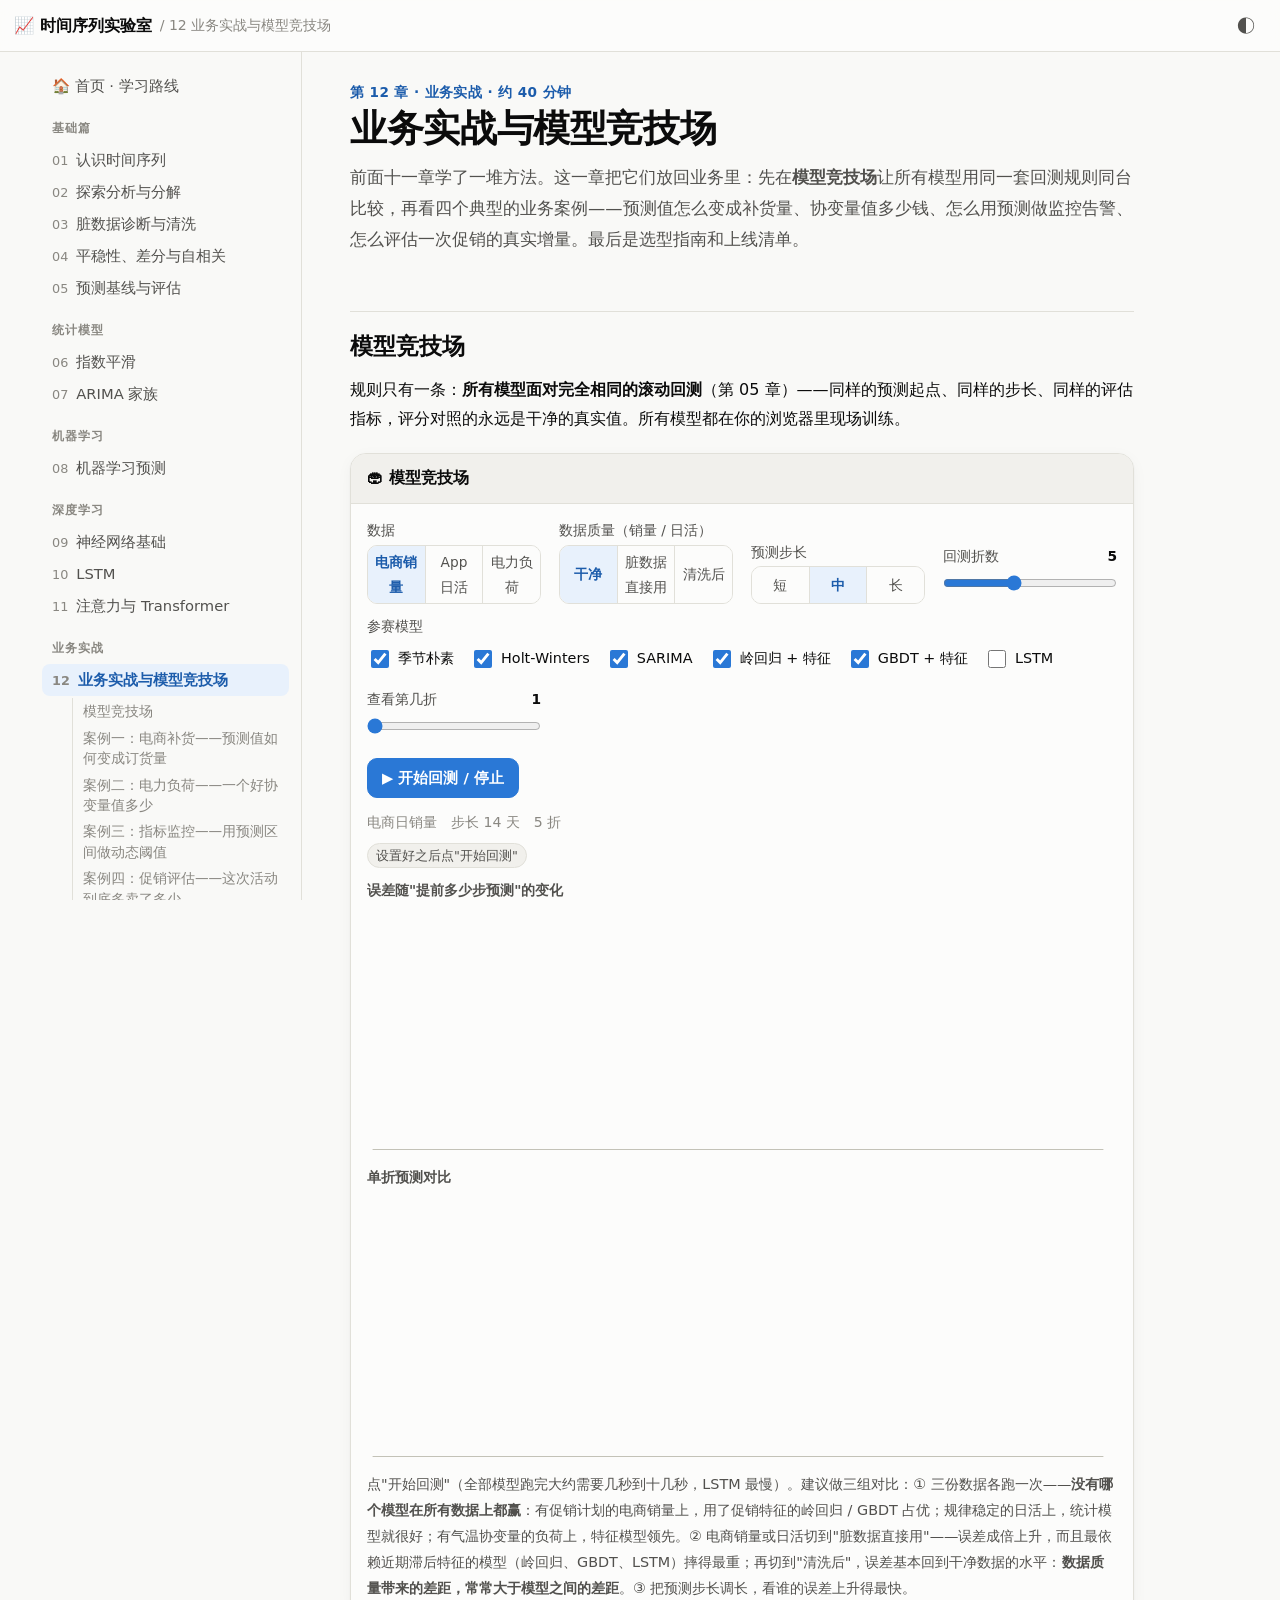
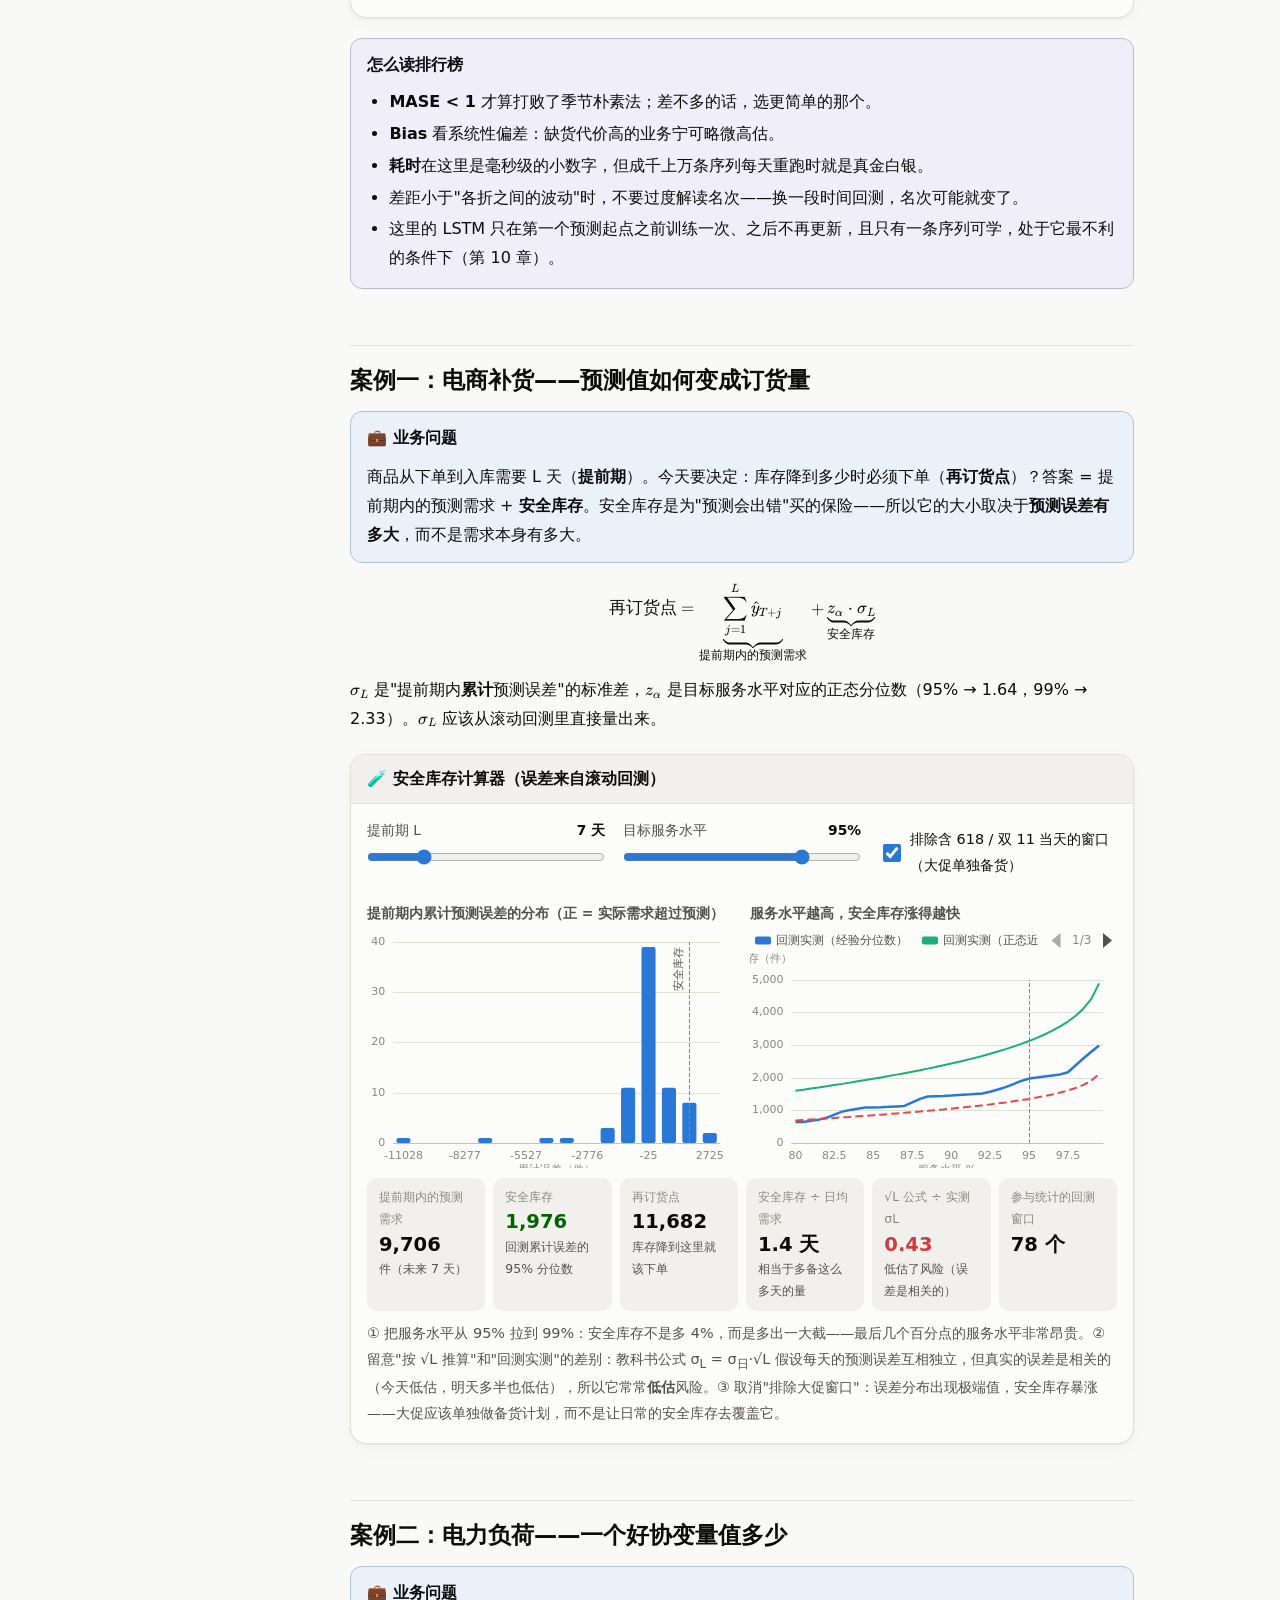
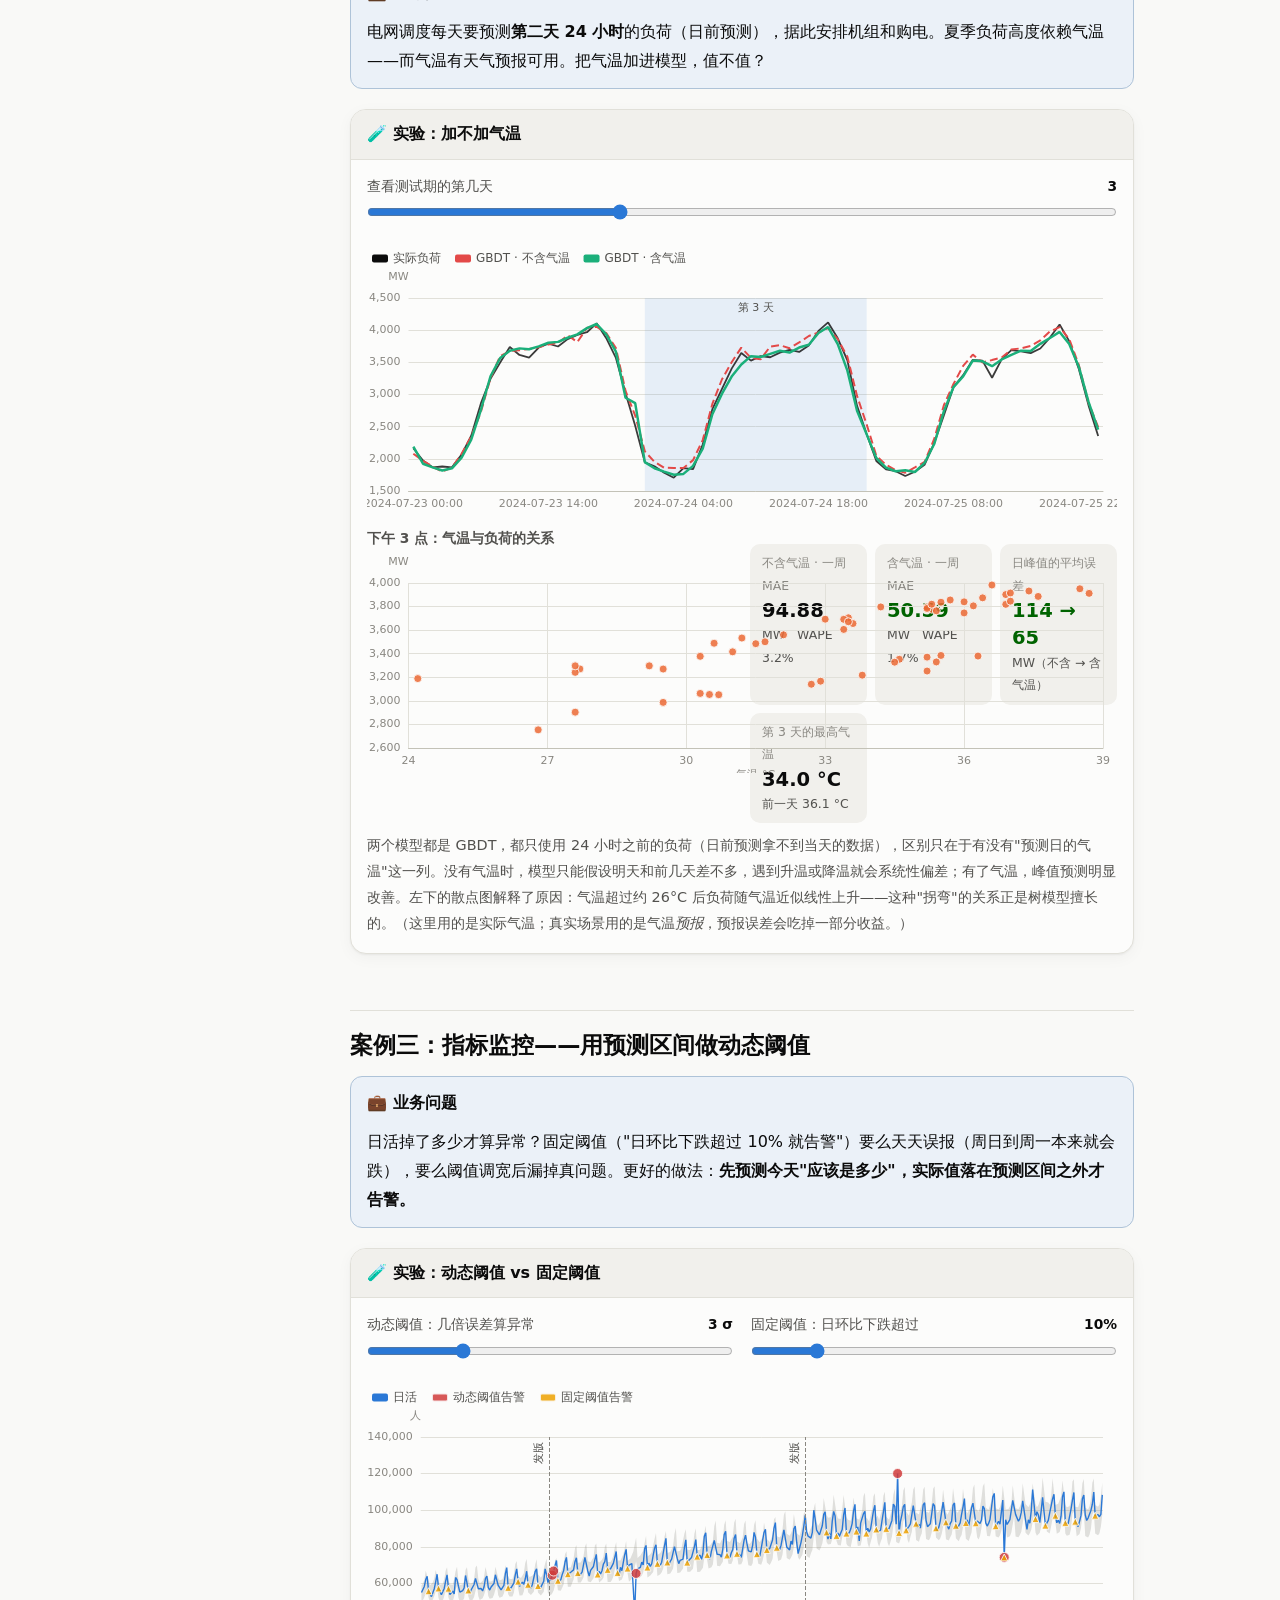
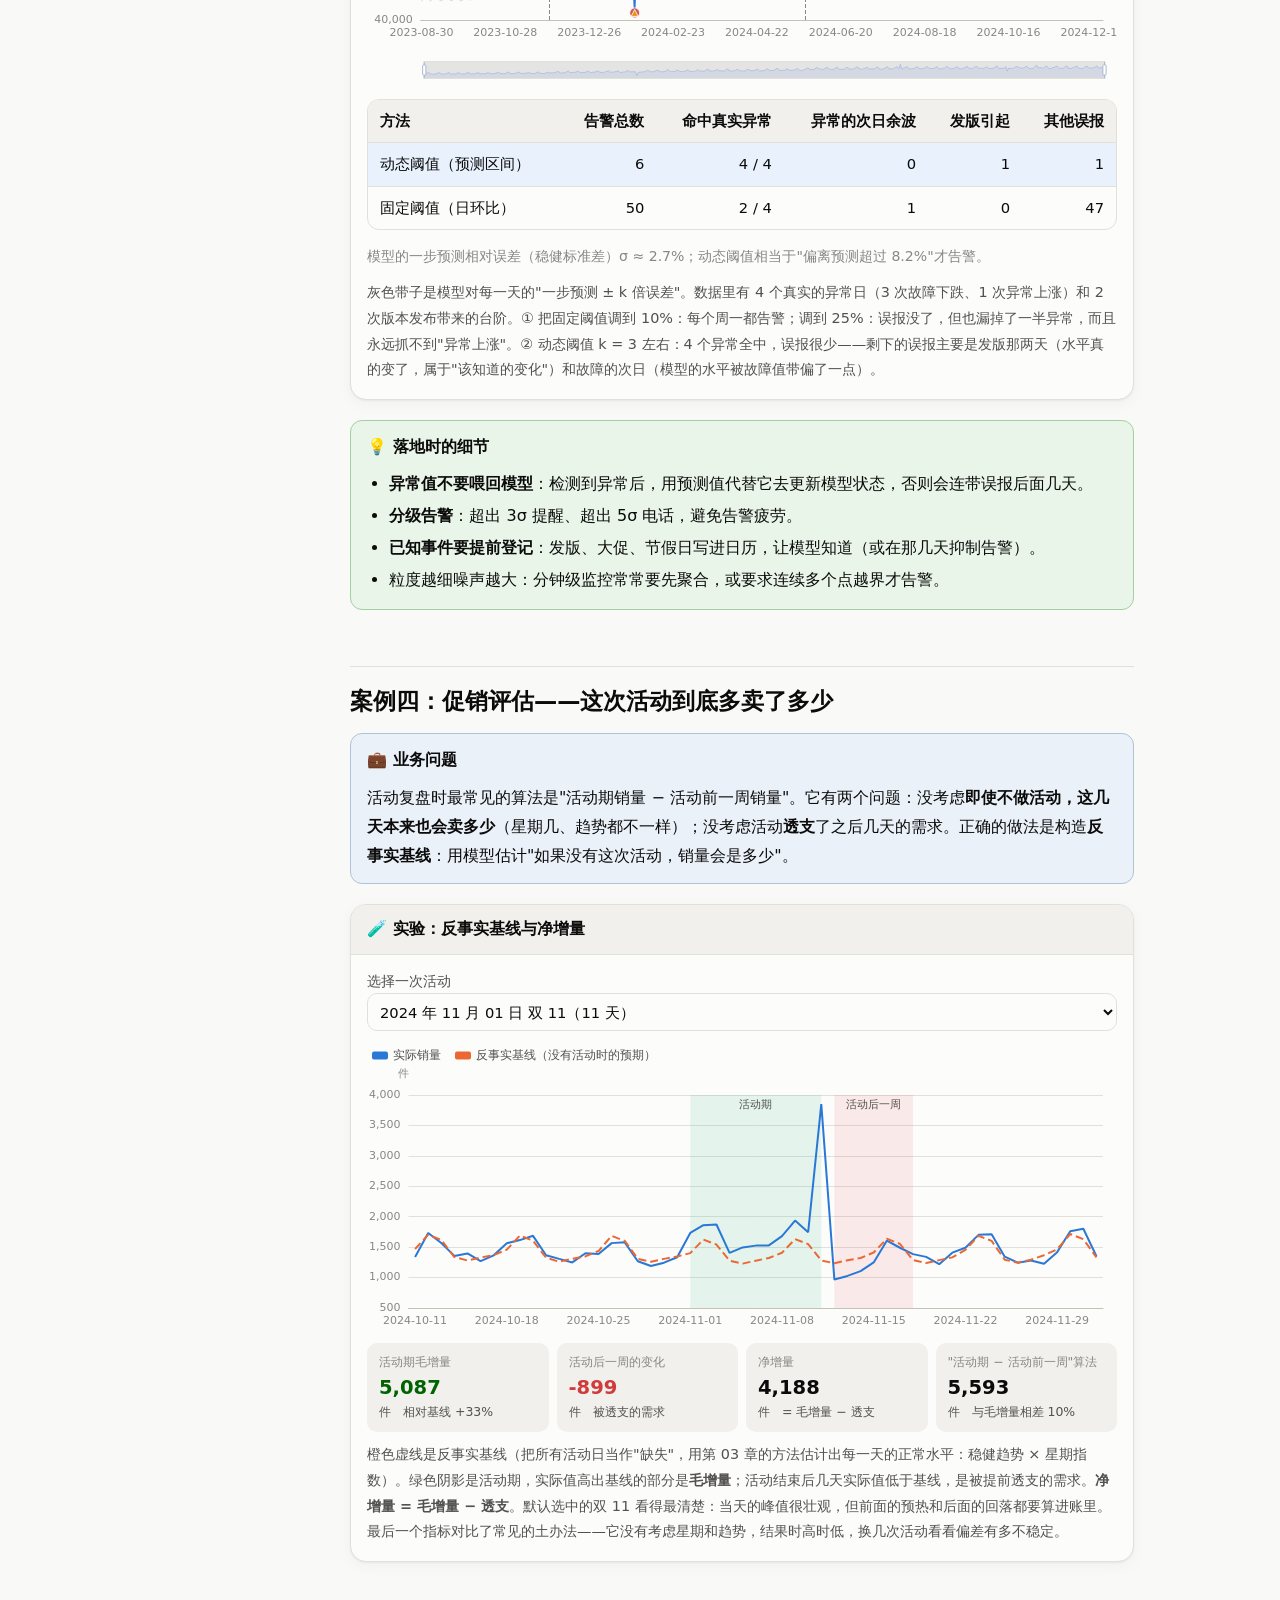
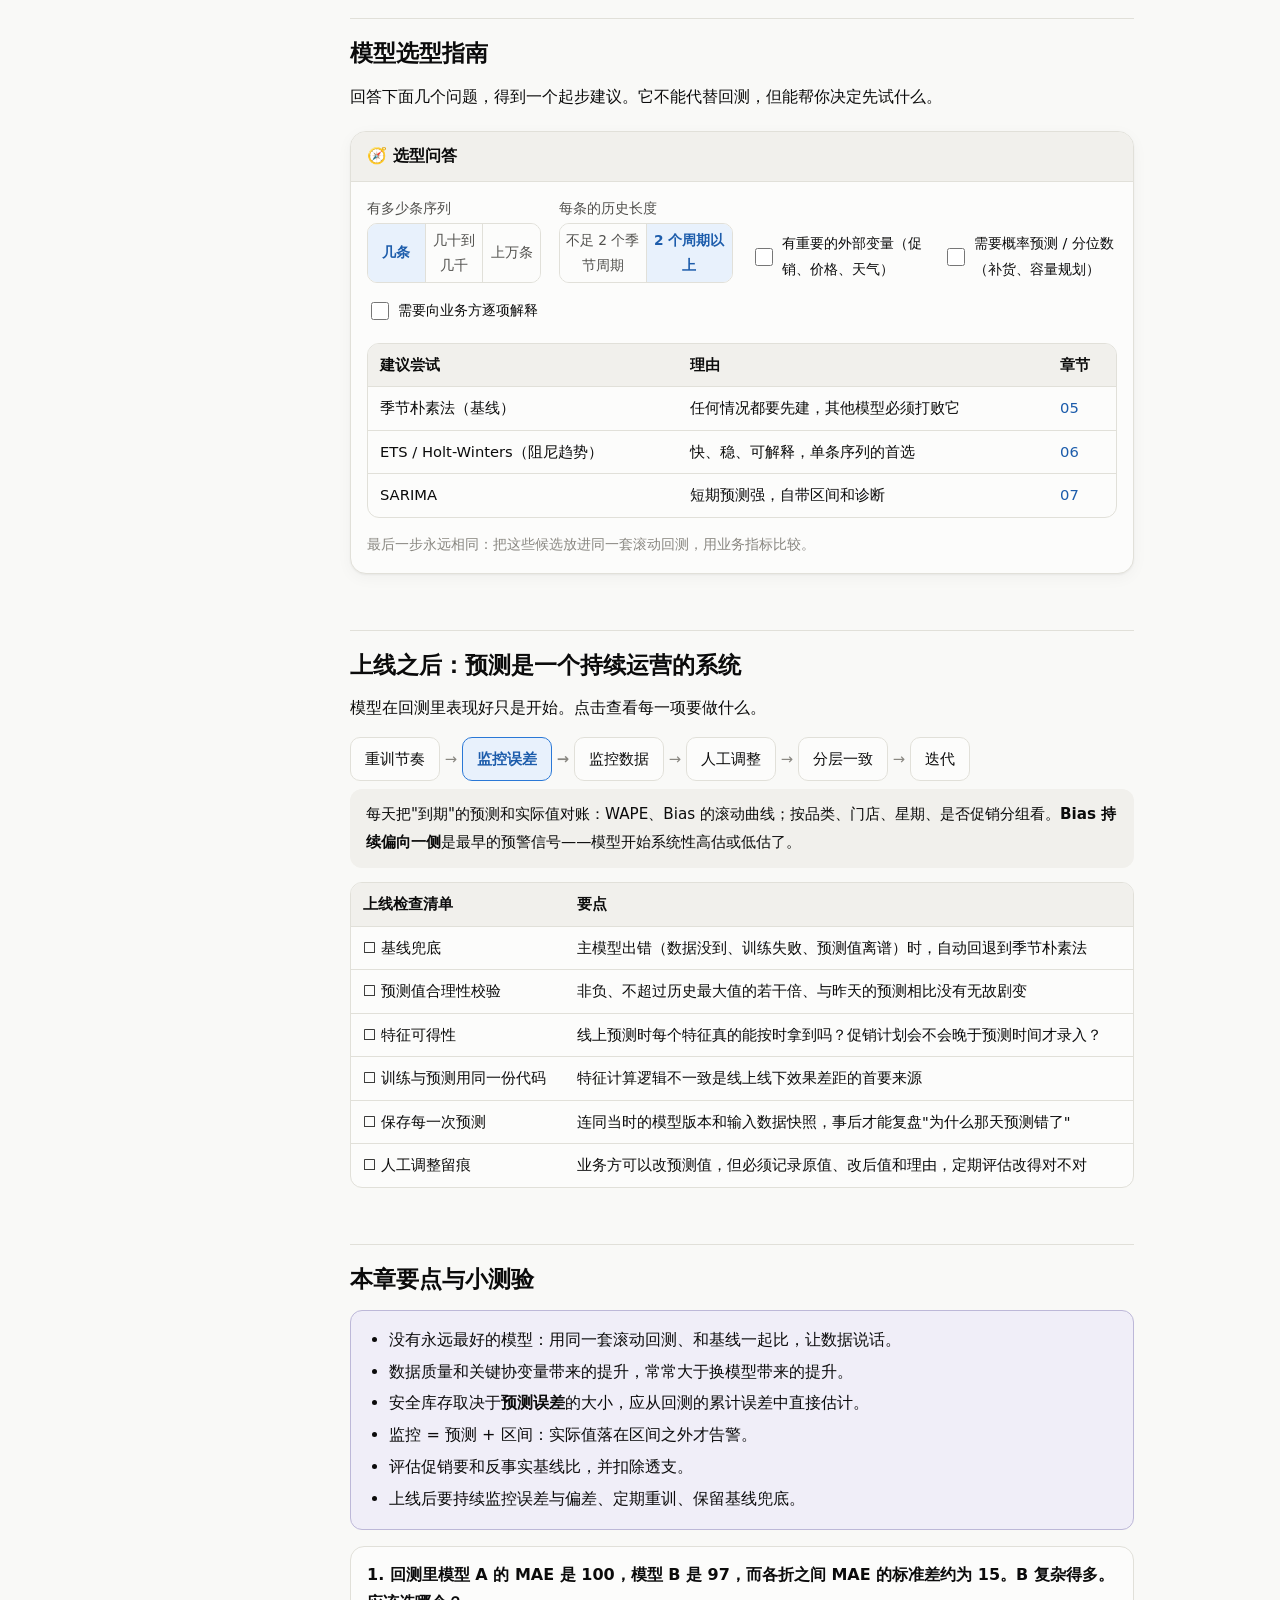
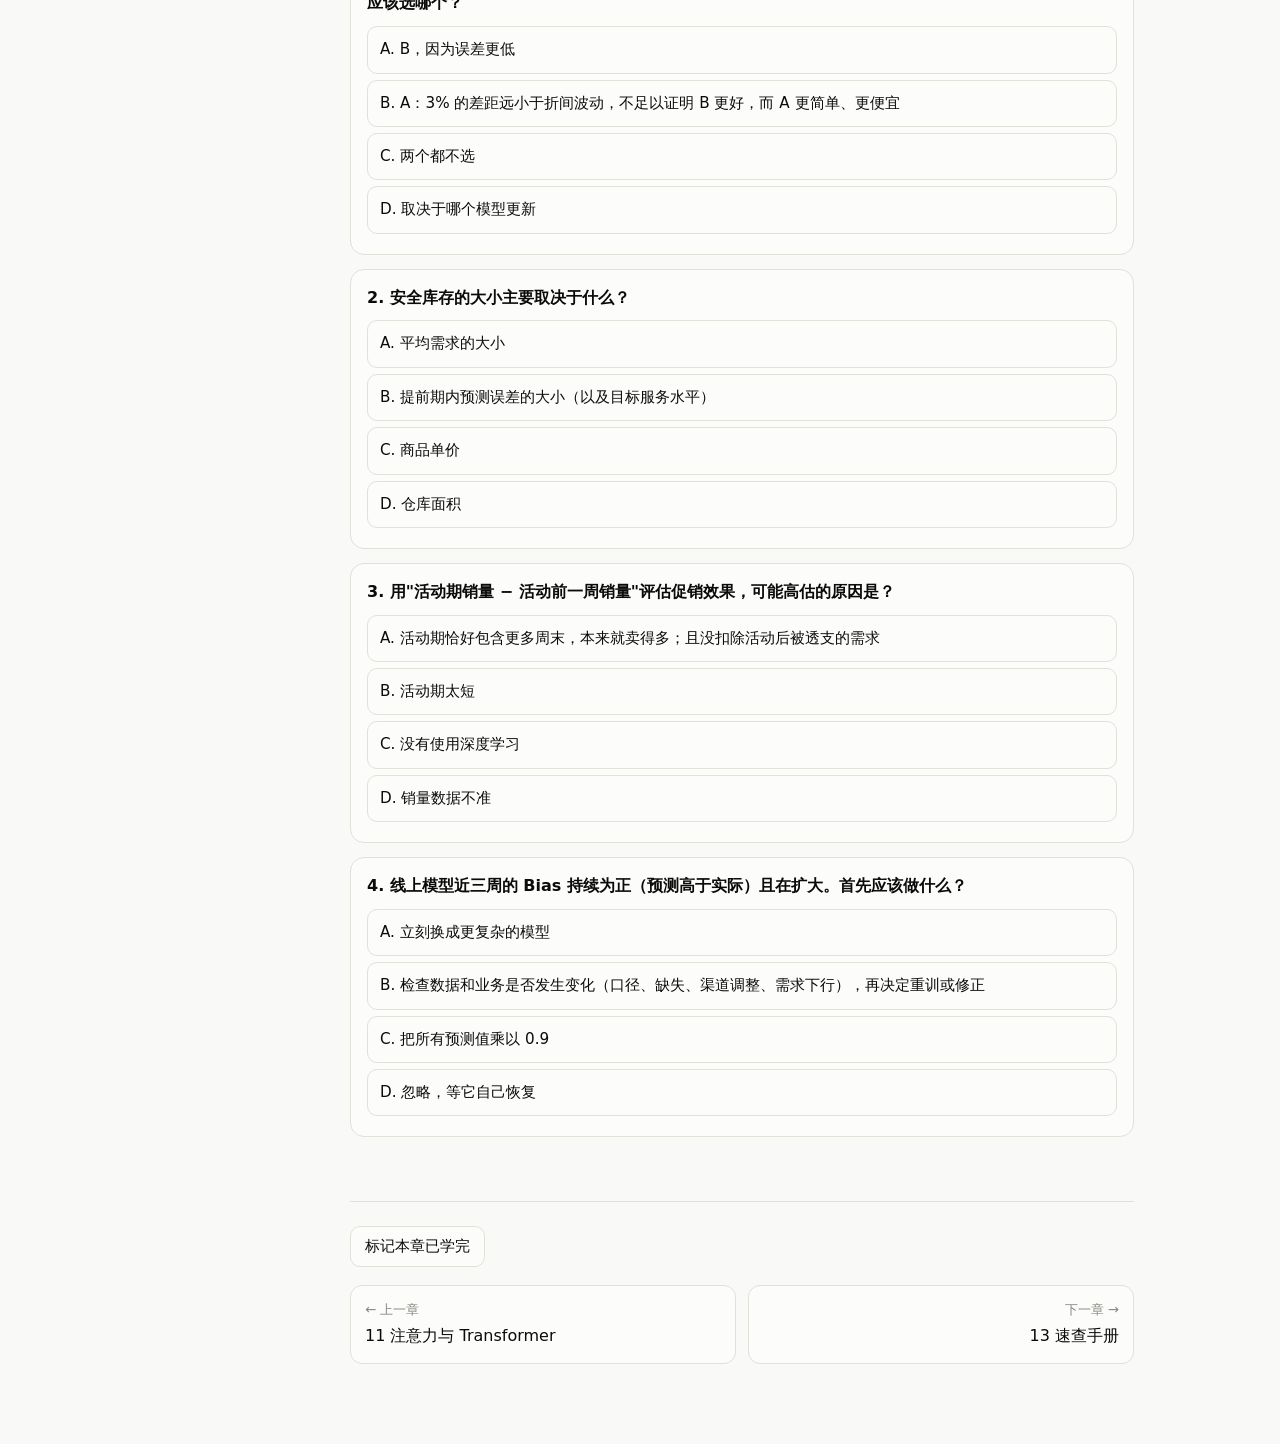
<file: chapters/12-business.html>
<!doctype html>
<html lang="zh-CN">
<head>
<meta charset="utf-8">
<meta name="viewport" content="width=device-width,initial-scale=1">
<title>12 业务实战与模型竞技场 · 时间序列实验室</title>
<link rel="stylesheet" href="../assets/vendor/katex/katex.min.css">
<link rel="stylesheet" href="../assets/css/style.css">
<script>try{var t=localStorage.getItem('tsl-theme');if(t)document.documentElement.dataset.theme=t}catch(e){}</script>
</head>
<body data-ch="12">
<main>
<p class="lead">前面十一章学了一堆方法。这一章把它们放回业务里：先在<strong>模型竞技场</strong>让所有模型用同一套回测规则同台比较，再看四个典型的业务案例——预测值怎么变成补货量、协变量值多少钱、怎么用预测做监控告警、怎么评估一次促销的真实增量。最后是选型指南和上线清单。</p>

<section id="arena">
<h2>模型竞技场</h2>
<p>规则只有一条：<strong>所有模型面对完全相同的滚动回测</strong>（第 05 章）——同样的预测起点、同样的步长、同样的评估指标，评分对照的永远是干净的真实值。所有模型都在你的浏览器里现场训练。</p>
<div class="demo" id="arena-demo">
  <div class="demo-title">🏟 模型竞技场</div>
  <div class="demo-body">
    <div class="ctl"></div>
    <div class="readout"></div>
    <div class="chart-cap">误差随"提前多少步预测"的变化</div>
    <div class="chart" data-h="250"></div>
    <div class="chart-cap">单折预测对比</div>
    <div class="chart" data-h="270"></div>
    <div class="readout"></div>
    <p class="hint">点"开始回测"（全部模型跑完大约需要几秒到十几秒，LSTM 最慢）。建议做三组对比：① 三份数据各跑一次——<strong>没有哪个模型在所有数据上都赢</strong>：有促销计划的电商销量上，用了促销特征的岭回归 / GBDT 占优；规律稳定的日活上，统计模型就很好；有气温协变量的负荷上，特征模型领先。② 电商销量或日活切到"脏数据直接用"——误差成倍上升，而且最依赖近期滞后特征的模型（岭回归、GBDT、LSTM）摔得最重；再切到"清洗后"，误差基本回到干净数据的水平：<strong>数据质量带来的差距，常常大于模型之间的差距</strong>。③ 把预测步长调长，看谁的误差上升得最快。</p>
  </div>
</div>
<div class="callout key"><div class="hd">怎么读排行榜</div>
<ul>
  <li><strong>MASE &lt; 1</strong> 才算打败了季节朴素法；差不多的话，选更简单的那个。</li>
  <li><strong>Bias</strong> 看系统性偏差：缺货代价高的业务宁可略微高估。</li>
  <li><strong>耗时</strong>在这里是毫秒级的小数字，但成千上万条序列每天重跑时就是真金白银。</li>
  <li>差距小于"各折之间的波动"时，不要过度解读名次——换一段时间回测，名次可能就变了。</li>
  <li>这里的 LSTM 只在第一个预测起点之前训练一次、之后不再更新，且只有一条序列可学，处于它最不利的条件下（第 10 章）。</li>
</ul></div>
</section>

<section id="inventory">
<h2>案例一：电商补货——预测值如何变成订货量</h2>
<div class="callout biz"><div class="hd">💼 业务问题</div><p>商品从下单到入库需要 L 天（<strong>提前期</strong>）。今天要决定：库存降到多少时必须下单（<strong>再订货点</strong>）？答案 = 提前期内的预测需求 + <strong>安全库存</strong>。安全库存是为"预测会出错"买的保险——所以它的大小取决于<strong>预测误差有多大</strong>，而不是需求本身有多大。</p></div>
$$\text{再订货点} = \underbrace{\sum_{j=1}^{L}\hat y_{T+j}}_{\text{提前期内的预测需求}} + \underbrace{z_{\alpha}\cdot\sigma_L}_{\text{安全库存}}$$
<p>$\sigma_L$ 是"提前期内<strong>累计</strong>预测误差"的标准差，$z_\alpha$ 是目标服务水平对应的正态分位数（95% → 1.64，99% → 2.33）。$\sigma_L$ 应该从滚动回测里直接量出来。</p>
<div class="demo" id="inv-demo">
  <div class="demo-title">🧪 安全库存计算器（误差来自滚动回测）</div>
  <div class="demo-body">
    <div class="ctl"></div>
    <div class="grid2">
      <div><div class="chart-cap">提前期内累计预测误差的分布（正 = 实际需求超过预测）</div><div class="chart" data-h="240"></div></div>
      <div><div class="chart-cap">服务水平越高，安全库存涨得越快</div><div class="chart" data-h="240"></div></div>
    </div>
    <div class="readout"></div>
    <p class="hint">① 把服务水平从 95% 拉到 99%：安全库存不是多 4%，而是多出一大截——最后几个百分点的服务水平非常昂贵。② 留意"按 √L 推算"和"回测实测"的差别：教科书公式 σ<sub>L</sub> = σ<sub>日</sub>·√L 假设每天的预测误差互相独立，但真实的误差是相关的（今天低估，明天多半也低估），所以它常常<strong>低估</strong>风险。③ 取消"排除大促窗口"：误差分布出现极端值，安全库存暴涨——大促应该单独做备货计划，而不是让日常的安全库存去覆盖它。</p>
  </div>
</div>
</section>

<section id="loadcase">
<h2>案例二：电力负荷——一个好协变量值多少</h2>
<div class="callout biz"><div class="hd">💼 业务问题</div><p>电网调度每天要预测<strong>第二天 24 小时</strong>的负荷（日前预测），据此安排机组和购电。夏季负荷高度依赖气温——而气温有天气预报可用。把气温加进模型，值不值？</p></div>
<div class="demo" id="load-demo">
  <div class="demo-title">🧪 实验：加不加气温</div>
  <div class="demo-body">
    <div class="ctl"></div>
    <div class="chart" data-h="270"></div>
    <div class="grid2">
      <div><div class="chart-cap">下午 3 点：气温与负荷的关系</div><div class="chart" data-h="220"></div></div>
      <div class="readout" style="margin-top:28px"></div>
    </div>
    <p class="hint">两个模型都是 GBDT，都只使用 24 小时之前的负荷（日前预测拿不到当天的数据），区别只在于有没有"预测日的气温"这一列。没有气温时，模型只能假设明天和前几天差不多，遇到升温或降温就会系统性偏差；有了气温，峰值预测明显改善。左下的散点图解释了原因：气温超过约 26°C 后负荷随气温近似线性上升——这种"拐弯"的关系正是树模型擅长的。（这里用的是实际气温；真实场景用的是气温<em>预报</em>，预报误差会吃掉一部分收益。）</p>
  </div>
</div>
</section>

<section id="monitor">
<h2>案例三：指标监控——用预测区间做动态阈值</h2>
<div class="callout biz"><div class="hd">💼 业务问题</div><p>日活掉了多少才算异常？固定阈值（"日环比下跌超过 10% 就告警"）要么天天误报（周日到周一本来就会跌），要么阈值调宽后漏掉真问题。更好的做法：<strong>先预测今天"应该是多少"，实际值落在预测区间之外才告警。</strong></p></div>
<div class="demo" id="mon-demo">
  <div class="demo-title">🧪 实验：动态阈值 vs 固定阈值</div>
  <div class="demo-body">
    <div class="ctl"></div>
    <div class="chart" data-h="300"></div>
    <div class="readout"></div>
    <p class="hint">灰色带子是模型对每一天的"一步预测 ± k 倍误差"。数据里有 4 个真实的异常日（3 次故障下跌、1 次异常上涨）和 2 次版本发布带来的台阶。① 把固定阈值调到 10%：每个周一都告警；调到 25%：误报没了，但也漏掉了一半异常，而且永远抓不到"异常上涨"。② 动态阈值 k = 3 左右：4 个异常全中，误报很少——剩下的误报主要是发版那两天（水平真的变了，属于"该知道的变化"）和故障的次日（模型的水平被故障值带偏了一点）。</p>
  </div>
</div>
<div class="callout tip"><div class="hd">💡 落地时的细节</div>
<ul>
  <li><strong>异常值不要喂回模型</strong>：检测到异常后，用预测值代替它去更新模型状态，否则会连带误报后面几天。</li>
  <li><strong>分级告警</strong>：超出 3σ 提醒、超出 5σ 电话，避免告警疲劳。</li>
  <li><strong>已知事件要提前登记</strong>：发版、大促、节假日写进日历，让模型知道（或在那几天抑制告警）。</li>
  <li>粒度越细噪声越大：分钟级监控常常要先聚合，或要求连续多个点越界才告警。</li>
</ul></div>
</section>

<section id="promo">
<h2>案例四：促销评估——这次活动到底多卖了多少</h2>
<div class="callout biz"><div class="hd">💼 业务问题</div><p>活动复盘时最常见的算法是"活动期销量 − 活动前一周销量"。它有两个问题：没考虑<strong>即使不做活动，这几天本来也会卖多少</strong>（星期几、趋势都不一样）；没考虑活动<strong>透支</strong>了之后几天的需求。正确的做法是构造<strong>反事实基线</strong>：用模型估计"如果没有这次活动，销量会是多少"。</p></div>
<div class="demo" id="promo-demo">
  <div class="demo-title">🧪 实验：反事实基线与净增量</div>
  <div class="demo-body">
    <div class="ctl"></div>
    <div class="chart" data-h="290"></div>
    <div class="readout"></div>
    <p class="hint">橙色虚线是反事实基线（把所有活动日当作"缺失"，用第 03 章的方法估计出每一天的正常水平：稳健趋势 × 星期指数）。绿色阴影是活动期，实际值高出基线的部分是<strong>毛增量</strong>；活动结束后几天实际值低于基线，是被提前透支的需求。<strong>净增量 = 毛增量 − 透支</strong>。默认选中的双 11 看得最清楚：当天的峰值很壮观，但前面的预热和后面的回落都要算进账里。最后一个指标对比了常见的土办法——它没有考虑星期和趋势，结果时高时低，换几次活动看看偏差有多不稳定。</p>
  </div>
</div>
</section>

<section id="choose">
<h2>模型选型指南</h2>
<p>回答下面几个问题，得到一个起步建议。它不能代替回测，但能帮你决定先试什么。</p>
<div class="demo" id="choose-demo">
  <div class="demo-title">🧭 选型问答</div>
  <div class="demo-body">
    <div class="ctl"></div>
    <div class="readout"></div>
  </div>
</div>
</section>

<section id="ops">
<h2>上线之后：预测是一个持续运营的系统</h2>
<p>模型在回测里表现好只是开始。点击查看每一项要做什么。</p>
<div id="flow"></div>
<div class="tw"><table>
<thead><tr><th>上线检查清单</th><th>要点</th></tr></thead>
<tbody>
<tr><td>☐ 基线兜底</td><td>主模型出错（数据没到、训练失败、预测值离谱）时，自动回退到季节朴素法</td></tr>
<tr><td>☐ 预测值合理性校验</td><td>非负、不超过历史最大值的若干倍、与昨天的预测相比没有无故剧变</td></tr>
<tr><td>☐ 特征可得性</td><td>线上预测时每个特征真的能按时拿到吗？促销计划会不会晚于预测时间才录入？</td></tr>
<tr><td>☐ 训练与预测用同一份代码</td><td>特征计算逻辑不一致是线上线下效果差距的首要来源</td></tr>
<tr><td>☐ 保存每一次预测</td><td>连同当时的模型版本和输入数据快照，事后才能复盘"为什么那天预测错了"</td></tr>
<tr><td>☐ 人工调整留痕</td><td>业务方可以改预测值，但必须记录原值、改后值和理由，定期评估改得对不对</td></tr>
</tbody></table></div>
</section>

<section id="summary">
<h2>本章要点与小测验</h2>
<div class="callout key">
<ul>
  <li>没有永远最好的模型：用同一套滚动回测、和基线一起比，让数据说话。</li>
  <li>数据质量和关键协变量带来的提升，常常大于换模型带来的提升。</li>
  <li>安全库存取决于<strong>预测误差</strong>的大小，应从回测的累计误差中直接估计。</li>
  <li>监控 = 预测 + 区间：实际值落在区间之外才告警。</li>
  <li>评估促销要和反事实基线比，并扣除透支。</li>
  <li>上线后要持续监控误差与偏差、定期重训、保留基线兜底。</li>
</ul>
</div>
<div id="quiz"></div>
</section>
</main>

<script src="../assets/vendor/echarts.min.js"></script>
<script src="../assets/vendor/katex/katex.min.js"></script>
<script src="../assets/vendor/katex/auto-render.min.js"></script>
<script src="../assets/js/tslib.js"></script>
<script src="../assets/js/mllib.js"></script>
<script src="../assets/js/nnlib.js"></script>
<script src="../assets/js/site.js"></script>
<script>
const { S } = Site, C = TS.clean;
const RT = TS.data.retail();

/* ==================== 模型竞技场 ==================== */
const DATA = {
  retail: { ds: RT, m: 7, end: 1060, hs: [[7, '7 天'], [14, '14 天'], [28, '28 天']], h: 14, cfg: { lags: [1, 7, 14, 28], roll: [7, 28], dow: true, promo: true, holiday: true, log: true }, win: 14, dirty: true },
  dau: { ds: TS.data.dau(), m: 7, end: 540, hs: [[7, '7 天'], [14, '14 天'], [28, '28 天']], h: 14, cfg: { lags: [1, 7, 14], roll: [7], dow: true, log: true, rel: true }, win: 14, dirty: true },
  load: { ds: TS.data.load(), m: 24, end: 1344, hs: [[24, '24 小时'], [48, '48 小时']], h: 24, cfg: { lags: [1, 24, 48, 168], roll: [24], phase: 24, dow: true, exog: ['temp'], log: true }, win: 24, dirty: false },
};
const MODELS = [['snaive', '季节朴素', 1], ['hw', 'Holt-Winters', 1], ['sarima', 'SARIMA', 1], ['ridge', '岭回归 + 特征', 1], ['gbdt', 'GBDT + 特征', 1], ['lstm', 'LSTM', 0]];
const SLOT = { snaive: null, hw: 0, sarima: 1, ridge: 2, gbdt: 3, lstm: 6 };
const KINDS = { miss: 1, block: 1, gap: 1, dup: 1, spike: 1, neg: 1, flat: 1, stockout: 1 };

// 准备"工作序列"：干净 / 脏数据直接用（空值当 0）/ 清洗后。评分永远对照干净的真值
function workSeries(D, quality) {
  if (quality === 'clean' || !D.dirty) return D.ds.y;
  const dz = TS.dirty(D.ds, KINDS, 5);
  if (quality === 'dirty') return C.align(dz.rows, 'last').y.map(v => (Number.isFinite(v) ? v : 0));
  const pl = C.pipeline(dz.rows, { m: D.m, stock: dz.stock, event: D.ds.event });
  return pl.y.concat(D.ds.y.slice(pl.y.length)); // 若流水线截掉了尾部，补齐长度（竞技场的回测用不到最后这几天的训练值）
}
// 每个模型：给定工作序列 y、预测起点 cut、步长 h，返回预测数组
function makeForecaster(key, D, y, wds) {
  const m = D.m, pos = a => Math.min.apply(null, a) > 0;
  if (key === 'snaive') return (cut, h) => TS.fc.snaive(y.slice(0, cut), h, m);
  if (key === 'hw') return (cut, h) => { const tr = y.slice(Math.max(0, cut - 60 * m), cut); return TS.etsFit(tr, { trend: true, phi: 0.9, seasonal: pos(tr) ? 'mul' : 'add', m }).forecast(h).mean; };
  if (key === 'sarima') return (cut, h) => { const tr = y.slice(Math.max(0, cut - Math.max(400, 20 * m)), cut), lg = pos(tr), f = TS.arima(lg ? tr.map(Math.log) : tr, { p: 1, d: 0, q: 1, P: 0, D: 1, Q: 1, s: m }).forecast(h).mean; return lg ? f.map(Math.exp) : f; };
  if (key === 'ridge') return (cut, h) => { const c = Object.assign({ onehot: true }, D.cfg), d = ML.makeXY(wds, c, 0, cut, false); return ML.forecast(ML.ridge(d.X, d.y, 1), wds, c, cut, h); };
  if (key === 'gbdt') return (cut, h) => { const d = ML.makeXY(wds, D.cfg, 0, cut, false); return ML.forecast(ML.gbdt(d.X, d.y, { nTrees: 120, lr: 0.08, maxDepth: 4, minLeaf: 8 }), wds, D.cfg, cut, h); };
  return null;
}
// LSTM：只在第一个预测起点之前训练一次（每个 tick 训练一轮），之后各折直接预测
function makeLstm(D, y, firstCut, h) {
  const ly = y.map(v => Math.log(Math.max(v, 1))), sc = NN.scaler(ly.slice(0, firstCut)), z = ly.map(sc.f), win = D.win, X = [], Y = [], step = D.m === 24 ? 2 : 1;
  for (let t = win; t + h <= firstCut; t += step) { X.push(z.slice(t - win, t).map(v => [v])); Y.push(z.slice(t, t + h)); }
  const nv = Math.max(8, Math.round(X.length * 0.12)), tr = { X: X.slice(0, -nv), Y: Y.slice(0, -nv) }, va = { X: X.slice(-nv), Y: Y.slice(-nv) };
  const model = NN.rnn({ nin: 1, nh: 12, nout: h, cell: 'lstm', seed: 3 }), opt = NN.adam(model, 0.01), rng = TS.rng(1);
  let best = Infinity, bestW = null, ep = 0; const maxEp = D.m === 24 ? 14 : 30;
  return {
    epochs: maxEp,
    trainStep() { NN.trainEpoch(model, opt, tr.X, tr.Y, { batch: 32, rng, clip: 2 }); const v = NN.mse(model, va.X, va.Y); if (v < best) { best = v; bestW = Float64Array.from(model.w); } ep++; if (ep >= maxEp) model.w.set(bestW); return ep < maxEp; },
    forecast: (cut, hh) => model.predict(z.slice(cut - win, cut).map(v => [v])).slice(0, hh).map(v => Math.exp(sc.inv(v))),
  };
}

Site.demo('arena-demo', {
  controls: [
    { k: 'ds', label: '数据', type: 'seg', options: [['retail', '电商销量'], ['dau', 'App 日活'], ['load', '电力负荷']] },
    { k: 'q', label: '数据质量（销量 / 日活）', type: 'seg', options: [['clean', '干净'], ['dirty', '脏数据直接用'], ['fixed', '清洗后']] },
    { k: 'hi', label: '预测步长', type: 'seg', options: [[0, '短'], [1, '中'], [2, '长']], value: 1 },
    { k: 'folds', label: '回测折数', min: 3, max: 8, step: 1, value: 5 },
    { k: 'models', type: 'checks', label: '参赛模型', options: MODELS },
    { k: 'fold', label: '查看第几折', min: 1, max: 8, step: 1, value: 1 },
    { act: 'run', label: '▶ 开始回测 / 停止', primary: true, run(s, d) {
      const D = DATA[s.ds], h = D.hs[Math.min(s.hi, D.hs.length - 1)][0], y = workSeries(D, s.q), wds = Object.assign({}, D.ds, { y });
      const cuts = Array.from({ length: s.folds }, (_, k) => D.end - h * (s.folds - k)), tasks = [];
      s.run = { key: [s.ds, s.q, s.hi, s.folds].join('|'), D, h, cuts, y, res: {}, total: 0, done: 0, note: '' };
      MODELS.forEach(([key, name]) => { if (!s.models[key]) return;
        const R = s.run.res[key] = { name, folds: [], ms: 0 };
        if (key === 'lstm') { const L = makeLstm(D, y, cuts[0], h); R.fc = L.forecast; for (let e = 0; e < L.epochs; e++) tasks.push({ key, train: L }); }
        else R.fc = makeForecaster(key, D, y, wds);
        cuts.forEach(cut => tasks.push({ key, cut }));
      });
      s.run.total = tasks.length;
      d.loop('run', () => {
        const t = tasks.shift(); if (!t) return false;
        const R = s.run.res[t.key], t0 = performance.now();
        try {
          if (t.train) { if (!t.train.trainStep()) while (tasks.length && tasks[0].train) { tasks.shift(); s.run.done++; } s.run.note = 'LSTM 训练中…'; }
          else { const pred = R.fc(t.cut, h), actual = D.ds.y.slice(t.cut, t.cut + h); R.folds.push({ cut: t.cut, pred, actual, metrics: TS.metrics(actual, pred, { train: D.ds.y.slice(0, t.cut), m: D.m }) }); s.run.note = R.name + ' 第 ' + R.folds.length + ' 折'; }
        } catch (e) { R.error = e.message; }
        R.ms += performance.now() - t0; s.run.done++;
        d.draw(); return tasks.length > 0;
      }, 0, () => { if (s.run) { s.run.note = ''; d.draw(); } });
      return false;
    } },
  ],
  render(s, d) {
    const D = DATA[s.ds], p = Site.pal(), hOpt = D.hs[Math.min(s.hi, D.hs.length - 1)], key = [s.ds, s.q, s.hi, s.folds].join('|'), run = s.run && s.run.key === key ? s.run : null;
    const head = `<div class="small muted" style="margin-bottom:6px">${D.ds.name}　步长 ${hOpt[1]}　${s.folds} 折` + (!D.dirty && s.q !== 'clean' ? '　（负荷数据只有干净版本）' : '') + '</div>';
    if (!run) { d.out(head + '<span class="tag">设置好之后点"开始回测"</span>', 0); d.chart(0, { xAxis: { data: [] }, yAxis: {}, series: [] }); d.chart(1, { xAxis: { data: [] }, yAxis: {}, series: [] }); d.out('', 1); return; }
    const h = run.h, keys = Object.keys(run.res), rows = keys.map(k => { const R = run.res[k], F = R.folds, avg = q => TS.mean(F.map(f => f.metrics[q]).filter(Number.isFinite)); return { k, R, n: F.length, mae: avg('mae'), wape: avg('wape'), mase: avg('mase'), bias: avg('bias') }; }).filter(r => r.n).sort((a, b) => a.mae - b.mae);
    const prog = run.done < run.total ? `<span class="tag">进度 ${run.done} / ${run.total}　${run.note}</span>` : `<span class="tag good">完成：${keys.length} 个模型 × ${s.folds} 折</span>`;
    d.out(head + prog + (rows.length ? Site.table(['名次', '模型', 'MAE（' + D.ds.unit + '）', 'WAPE', 'MASE', 'Bias', '已完成折数', '耗时'], rows.map((r, i) => [i + 1, r.R.name + (r.R.error ? ' <span class="tag bad">出错</span>' : ''), r.mae, Site.pct(r.wape), r.mase.toFixed(2), r.bias, r.n + ' / ' + s.folds, Math.round(r.R.ms) + ' ms']), { num: [2, 3, 4, 5, 7], hl: 0 }) : ''), 0);
    const col = k => (SLOT[k] == null ? p.muted : p.s[SLOT[k]]), unitStep = D.m === 24 ? '小时' : '天';
    d.chart(0, { xAxis: { data: Array.from({ length: h }, (_, i) => '第' + (i + 1) + unitStep) }, yAxis: { name: 'MAE' },
      series: rows.map(r => S.line(r.R.name, Array.from({ length: h }, (_, i) => +TS.mean(r.R.folds.map(f => Math.abs(f.pred[i] - f.actual[i]))).toFixed(1)), { c: col(r.k), w: r.k === 'snaive' ? 1.3 : 2.2, dash: r.k === 'snaive' })) });
    const fi = Math.min(s.fold, s.folds) - 1, cut = run.cuts[fi], v0 = cut - Math.min(cut, 3 * h), pad = new Array(cut - v0).fill(null);
    const hist = S.line('训练用的数据', run.y.slice(v0, cut).concat(new Array(h).fill(null)), { c: p.muted, w: 1.2 }); hist.markLine = S.vline(D.ds.dates[cut], { label: '第 ' + (fi + 1) + ' 折起点' });
    const ser = [hist, S.line('真实值', D.ds.y.slice(v0, cut + h), { c: p.ink, w: 1.6, op: 0.75 })];
    rows.forEach(r => { const f = r.R.folds[fi]; if (f) ser.push(S.line(r.R.name, pad.concat(f.pred.map(v => +v.toFixed(1))), { c: col(r.k), w: r.k === 'snaive' ? 1.3 : 2, dash: r.k === 'snaive' })); });
    d.chart(1, { xAxis: { data: D.ds.dates.slice(v0, cut + h) }, yAxis: { name: D.ds.unit }, series: ser });
    const best = rows[0], sn = rows.find(r => r.k === 'snaive');
    d.out(best && run.done === run.total ? Site.tiles([['冠军', best.R.name, 'MAE ' + Site.fmt(best.mae)], ['比季节朴素法', sn ? Site.pct(1 - best.mae / sn.mae, 0) : '—', sn ? '误差下降幅度' : '未参赛', 'good'], ['第 1 名与第 2 名的差距', rows[1] ? Site.pct(rows[1].mae / best.mae - 1, 0) : '—', '差距小就选更简单的']]) : '', 1);
  },
});

/* ==================== 案例一：安全库存 ==================== */
Site.demo('inv-demo', {
  controls: [
    { k: 'L', label: '提前期 L', min: 3, max: 21, step: 1, value: 7, fmt: v => v + ' 天' },
    { k: 'sl', label: '目标服务水平', min: 80, max: 99.5, step: 0.5, value: 95, fmt: v => v + '%' },
    { k: 'ex', label: '排除含 618 / 双 11 当天的窗口（大促单独备货）', type: 'check', value: true },
  ],
  setup(s) { // 每 5 天一个预测起点，各预测 21 天，记录逐日误差（实际 − 预测）
    s.orig = [];
    for (let cut = 640; cut <= 1039; cut += 5) {
      const fc = TS.etsFit(RT.y.slice(cut - 365, cut), { trend: true, phi: 0.9, seasonal: 'mul', m: 7 }).forecast(21).mean;
      s.orig.push({ cut, fc, err: fc.map((f, j) => RT.y[cut + j] - f) });
    }
  },
  render(s, d) {
    const L = s.L, p = Site.pal(), big = (o) => { for (let j = 0; j < L; j++) { const e = RT.event[o.cut + j]; if (e === '618' || e === '双11') return true; } return false; };
    const use = s.orig.filter(o => !s.ex || !big(o)), E = use.map(o => TS.sum(o.err.slice(0, L))), daily = [].concat(...use.map(o => o.err.slice(0, L)));
    const sdL = TS.std(E), sdD = TS.std(daily), last = s.orig[s.orig.length - 1], demand = TS.sum(last.fc.slice(0, L)), q = s.sl / 100, z = TS.normInv(q);
    const ssEmp = Math.max(0, TS.quantile(E, q)), ssNorm = z * sdL, ssSqrt = z * sdD * Math.sqrt(L);
    const lo = Math.min(...E), hi = Math.max(...E), nb = 16, w = (hi - lo) / nb || 1, hist = new Array(nb).fill(0); E.forEach(v => { hist[Math.min(nb - 1, Math.floor((v - lo) / w))]++; });
    const bar = S.bar('回测窗口数', hist, { c: 0, maxW: 22 }); bar.markLine = S.vline(String(Math.round(lo + w * (Math.min(nb - 1, Math.floor((ssEmp - lo) / w)) + 0.5))), { label: '安全库存', c: p.s[1] });
    d.chart(0, { xAxis: { data: hist.map((_, i) => String(Math.round(lo + w * (i + 0.5)))), name: '累计误差（件）', nameLocation: 'middle', nameGap: 22 }, yAxis: { scale: false }, legend: false, series: [bar] });
    const xs = []; for (let v = 80; v <= 99.5; v += 0.5) xs.push(v);
    const cur = S.line('回测实测（经验分位数）', xs.map(v => Math.round(Math.max(0, TS.quantile(E, v / 100)))), { c: 0, w: 2.5 }); cur.markLine = S.vline(String(s.sl), { c: p.s[1] });
    d.chart(1, { xAxis: { data: xs.map(String), name: '服务水平 %', nameLocation: 'middle', nameGap: 22 }, yAxis: { name: '安全库存（件）', scale: false },
      series: [cur, S.line('回测实测（正态近似 z·σL）', xs.map(v => Math.round(TS.normInv(v / 100) * sdL)), { c: 2 }), S.line('按 √L 推算（假设误差独立）', xs.map(v => Math.round(TS.normInv(v / 100) * sdD * Math.sqrt(L))), { c: 7, dash: true })] });
    d.out(Site.tiles([
      ['提前期内的预测需求', Math.round(demand), '件（未来 ' + L + ' 天）'],
      ['安全库存', Math.round(ssEmp), `回测累计误差的 ${s.sl}% 分位数`, 'good'],
      ['再订货点', Math.round(demand + ssEmp), '库存降到这里就该下单'],
      ['安全库存 ÷ 日均需求', (ssEmp / (demand / L)).toFixed(1) + ' 天', '相当于多备这么多天的量'],
      ['√L 公式 ÷ 实测 σL', (sdD * Math.sqrt(L) / sdL).toFixed(2), sdD * Math.sqrt(L) < sdL * 0.9 ? '低估了风险（误差是相关的）' : '两者接近', sdD * Math.sqrt(L) < sdL * 0.9 ? 'bad' : ''],
      ['参与统计的回测窗口', use.length + ' 个'],
    ]));
  },
});

/* ==================== 案例二：负荷与气温 ==================== */
Site.demo('load-demo', {
  controls: [{ k: 'day', label: '查看测试期的第几天', min: 1, max: 7, step: 1, value: 3 }],
  setup(s) {
    const ds = TS.data.load(), n = ds.y.length, cut = n - 24 * 7, base = { lags: [24, 48, 168], roll: [], phase: 24, dow: true, log: true };
    // 日前预测：特征只用 ≥24 小时之前的负荷，所以整周可以直接逐点预测（不需要递归）
    const fit = cfg => { const tr = ML.makeXY(ds, cfg, 0, cut, false), g = ML.gbdt(tr.X, tr.y, { nTrees: 200, lr: 0.06, maxDepth: 4, minLeaf: 10 }); return ML.oneStep(g, ds, cfg, cut, n, false); };
    s.r = { ds, cut, n, f0: fit(base), f1: fit(Object.assign({ exog: ['temp'] }, base)) };
  },
  render(s, d) {
    const { ds, cut, n, f0, f1 } = s.r, a = (s.day - 1) * 24, v0 = Math.max(0, a - 24), v1 = Math.min(n - cut, a + 48), p = Site.pal();
    const act = S.line('实际负荷', ds.y.slice(cut + v0, cut + v1), { c: p.ink, w: 1.8, op: 0.8 }); act.markArea = S.areas([[ds.dates[cut + a], ds.dates[cut + a + 23], '第 ' + s.day + ' 天', 0]]);
    d.chart(0, { xAxis: { data: ds.dates.slice(cut + v0, cut + v1) }, yAxis: { name: 'MW' }, series: [act, S.line('GBDT · 不含气温', f0.slice(v0, v1).map(Math.round), { c: 7, dash: true }), S.line('GBDT · 含气温', f1.slice(v0, v1).map(Math.round), { c: 2, w: 2.5 })] });
    const pts = []; for (let t = 15; t < n; t += 24) pts.push([ds.temp[t], ds.y[t]]);
    d.chart(1, { xAxis: { type: 'value', name: '气温 °C', nameLocation: 'middle', nameGap: 22 }, yAxis: { name: 'MW' }, legend: false, tooltip: { trigger: 'item', formatter: q => q.value[0] + ' °C → ' + q.value[1] + ' MW' }, series: [S.scatter('每天 15 点', pts, { c: 1, size: 8 })] });
    const actual = ds.y.slice(cut), m0 = TS.metrics(actual, f0), m1 = TS.metrics(actual, f1), peak = f => TS.mean(Array.from({ length: 7 }, (_, k) => Math.abs(Math.max(...f.slice(k * 24, k * 24 + 24)) - Math.max(...actual.slice(k * 24, k * 24 + 24)))));
    const dayT = ds.temp.slice(cut + a, cut + a + 24);
    d.out(Site.tiles([
      ['不含气温 · 一周 MAE', m0.mae, 'MW　WAPE ' + Site.pct(m0.wape)], ['含气温 · 一周 MAE', m1.mae, 'MW　WAPE ' + Site.pct(m1.wape), m1.mae < m0.mae ? 'good' : ''],
      ['日峰值的平均误差', Math.round(peak(f0)) + ' → ' + Math.round(peak(f1)), 'MW（不含 → 含气温）', peak(f1) < peak(f0) ? 'good' : ''],
      ['第 ' + s.day + ' 天的最高气温', Math.max(...dayT).toFixed(1) + ' °C', '前一天 ' + (s.day > 1 ? Math.max(...ds.temp.slice(cut + a - 24, cut + a)).toFixed(1) : Math.max(...ds.temp.slice(cut - 24, cut)).toFixed(1)) + ' °C'],
    ]));
  },
});

/* ==================== 案例三：监控 ==================== */
Site.demo('mon-demo', {
  controls: [
    { k: 'k', label: '动态阈值：几倍误差算异常', min: 2, max: 6, step: 0.25, value: 3, fmt: v => v + ' σ' },
    { k: 'fx', label: '固定阈值：日环比下跌超过', min: 5, max: 35, step: 1, value: 10, fmt: v => v + '%' },
  ],
  setup(s) {
    const ds = TS.data.dau(), par = TS.etsFit(ds.y.slice(0, 120), { trend: true, phi: 0.95, seasonal: 'mul', m: 7 }).params;
    const opt = Object.assign({ trend: true, phi: 0.95, seasonal: 'mul', m: 7 }, par);
    // 两遍法：第一遍找出明显偏离的点，用当时的预测值替换它们再跑第二遍——"异常值不喂回模型"
    let fit = TS.ets(ds.y, opt), rel = ds.y.map((v, i) => v / fit.fitted[i] - 1);
    const sig = 1.4826 * TS.median(rel.slice(14, 120).map(Math.abs));
    const y2 = ds.y.map((v, i) => (i > 14 && Math.abs(rel[i]) > 4 * sig ? fit.fitted[i] : v));
    for (let pass = 0; pass < 2; pass++) { fit = TS.ets(y2, opt); rel = ds.y.map((v, i) => v / fit.fitted[i] - 1); for (let i = 15; i < y2.length; i++) y2[i] = Math.abs(rel[i]) > 4 * sig ? fit.fitted[i] : ds.y[i]; }
    fit = TS.ets(y2, opt); rel = ds.y.map((v, i) => v / fit.fitted[i] - 1);
    s.r = { ds, fit, rel, sig };
  },
  render(s, d) {
    const { ds, fit, rel, sig } = s.r, a = 60, n = ds.y.length, p = Site.pal(), A = new Set(ds.anomalies), rels = new Set(ds.release);
    const dyn = [], fixed = []; for (let i = a; i < n; i++) { if (Math.abs(rel[i]) > s.k * sig) dyn.push(i); if (ds.y[i] / ds.y[i - 1] - 1 < -s.fx / 100) fixed.push(i); }
    const cls = arr => { const hit = arr.filter(i => A.has(i)), after = arr.filter(i => !A.has(i) && (A.has(i - 1) || A.has(i - 2))), rl = arr.filter(i => !A.has(i) && [...rels].some(r => i >= r && i <= r + 2)), other = arr.filter(i => !hit.includes(i) && !after.includes(i) && !rl.includes(i)); return { hit, after, rl, other }; };
    const cd = cls(dyn), cf = cls(fixed), x = ds.dates.slice(a), sl = arr => arr.slice(a);
    const main = S.line('日活', sl(ds.y), { c: 0, w: 1.4 }); main.markLine = S.vline(ds.release.map(i => ds.dates[i]), { label: '发版', c: p.muted });
    d.chart(0, { xAxis: { data: x }, yAxis: { name: '人' }, dataZoom: true,
      series: [main, ...S.band(sl(fit.fitted.map(v => v * (1 - s.k * sig))), sl(fit.fitted.map(v => v * (1 + s.k * sig))), { c: p.muted, op: 0.25 }),
        S.scatter('动态阈值告警', dyn.map(i => [i - a, ds.y[i]]), { c: p.crit, size: 10 }), S.scatter('固定阈值告警', fixed.map(i => [i - a, ds.y[i]]), { c: 3, size: 7, x: { symbol: 'triangle' } })] });
    const row = (nm, c, tot) => [nm, tot, `${c.hit.length} / ${A.size}`, c.after.length, c.rl.length, c.other.length];
    d.out(Site.table(['方法', '告警总数', '命中真实异常', '异常的次日余波', '发版引起', '其他误报'], [row('动态阈值（预测区间）', cd, dyn.length), row('固定阈值（日环比）', cf, fixed.length)], { num: [1, 2, 3, 4, 5], hl: 0 }) +
      `<div class="small muted">模型的一步预测相对误差（稳健标准差）σ ≈ ${Site.pct(sig)}；动态阈值相当于"偏离预测超过 ${Site.pct(s.k * sig)}"才告警。</div>`);
  },
});

/* ==================== 案例四：促销增量 ==================== */
const CAMPAIGNS = (() => { // 从数据里找出各次活动的起止日
  const out = []; let i = 0;
  const grp = e => (e === '618' || e === '618预热') ? '618' : (e === '双11' || e === '双11预热') ? '双 11' : e === '小促' ? '小促' : null;
  while (i < RT.y.length) { const g = grp(RT.event[i]); if (!g) { i++; continue; } let j = i; while (j + 1 < RT.y.length && grp(RT.event[j + 1]) === g) j++; out.push({ a: i, b: j, name: RT.dates[i].slice(0, 4) + ' 年 ' + RT.dates[i].slice(5).replace('-', ' 月 ') + ' 日 ' + g + '（' + (j - i + 1) + ' 天）' }); i = j + 1; }
  return out.filter(c => c.a > 40 && c.b < RT.y.length - 30).slice(-8).reverse();
})();
Site.demo('promo-demo', {
  controls: [{ k: 'c', label: '选择一次活动', type: 'select', options: CAMPAIGNS.map((c, i) => [i, c.name]), value: 0 }],
  setup(s) { // 先把所有活动日当作缺失并填充，再取"稳健趋势 × 星期指数"作为每一天的正常预期
    const filled = C.impute(RT.y.map((v, i) => (RT.event[i] ? NaN : v)), 'seasonal', 7);
    s.base = C.outliers(filled, { method: 'resid', m: 7, log: true }).expected;
  },
  render(s, d) {
    const c = CAMPAIGNS[s.c], v0 = c.a - 21, v1 = c.b + 22, p = Site.pal(), base = s.base, post = 7;
    const act = S.line('实际销量', RT.y.slice(v0, v1), { c: 0, w: 2 });
    act.markArea = S.areas([[RT.dates[c.a], RT.dates[c.b], '活动期', 2], [RT.dates[c.b + 1], RT.dates[c.b + post], '活动后一周', 7]]);
    d.chart(0, { xAxis: { data: RT.dates.slice(v0, v1) }, yAxis: { name: '件' }, series: [act, S.line('反事实基线（没有活动时的预期）', base.slice(v0, v1).map(Math.round), { c: 1, dash: true, w: 2 })] });
    const sum = (a, b, f) => { let t = 0; for (let i = a; i <= b; i++) t += f(i); return t; }, len = c.b - c.a + 1;
    const gross = sum(c.a, c.b, i => RT.y[i] - base[i]), after = sum(c.b + 1, c.b + post, i => RT.y[i] - base[i]), baseSum = sum(c.a, c.b, i => base[i]);
    const naive = sum(c.a, c.b, i => RT.y[i]) - len / 7 * sum(c.a - 7, c.a - 1, i => RT.y[i]);
    d.out(Site.tiles([
      ['活动期毛增量', Math.round(gross), '件　相对基线 +' + Site.pct(gross / baseSum, 0), 'good'],
      ['活动后一周的变化', Math.round(after), after < 0 ? '件　被透支的需求' : '件　没有明显透支', after < 0 ? 'bad' : ''],
      ['净增量', Math.round(gross + Math.min(0, after)), '件　= 毛增量 − 透支'],
      ['"活动期 − 活动前一周"算法', Math.round(naive), '件　与毛增量相差 ' + Site.pct(naive / gross - 1, 0)],
    ]));
  },
});

/* ==================== 选型问答 ==================== */
Site.demo('choose-demo', {
  controls: [
    { k: 'n', label: '有多少条序列', type: 'seg', options: [['few', '几条'], ['mid', '几十到几千'], ['many', '上万条']] },
    { k: 'len', label: '每条的历史长度', type: 'seg', options: [['short', '不足 2 个季节周期'], ['ok', '2 个周期以上']], value: 'ok' },
    { k: 'x', label: '有重要的外部变量（促销、价格、天气）', type: 'check', value: false },
    { k: 'prob', label: '需要概率预测 / 分位数（补货、容量规划）', type: 'check', value: false },
    { k: 'exp', label: '需要向业务方逐项解释', type: 'check', value: false },
  ],
  render(s, d) {
    const rec = [], add = (t, why, ch) => rec.push([t, why, ch]);
    add('季节朴素法（基线）', '任何情况都要先建，其他模型必须打败它', '<a href="05-evaluation.html">05</a>');
    if (s.len === 'short') {
      add('简单指数平滑 / 朴素法', '历史太短，估不出可靠的季节和趋势，越简单越稳', '<a href="06-smoothing.html">06</a>');
      if (s.n !== 'few') add('全局 GBDT（用品类等属性特征）', '让短序列向其他序列"借"规律', '<a href="08-ml.html">08</a>');
      add('时序大模型零样本预测', '不需要训练数据，适合冷启动；作为候选放进回测', '<a href="11-transformer.html">11</a>');
    } else {
      if (s.n === 'few') { add('ETS / Holt-Winters（阻尼趋势）', '快、稳、可解释，单条序列的首选', '<a href="06-smoothing.html">06</a>'); add('SARIMA' + (s.x ? ' / ARIMAX' : ''), s.x ? '用回归项引入促销、节假日' : '短期预测强，自带区间和诊断', '<a href="07-arima.html">07</a>'); }
      if (s.x || s.n !== 'few') add('GBDT + 特征工程（LightGBM）', s.x ? '最擅长利用外部变量和它们的交互' : '多序列堆在一起训练一个全局模型', '<a href="08-ml.html">08</a>');
      if (s.n === 'many') add('DeepAR / TFT / PatchTST', '序列足够多时深度模型开始有优势；务必和全局 GBDT 对比', '<a href="10-lstm.html">10</a>、<a href="11-transformer.html">11</a>');
      if (s.n === 'mid') add('（可选）深度模型', '几千条序列时值得放进回测试一试，但通常 GBDT 更省事', '<a href="10-lstm.html">10</a>');
    }
    if (s.prob) add('分位数预测', s.n === 'few' ? 'ETS / ARIMA 自带区间；或用回测误差的经验分位数' : 'GBDT 的分位数损失、DeepAR；并用回测检验覆盖率', '<a href="05-evaluation.html">05</a>');
    if (s.exp) add('可解释性优先', '统计模型的系数、GBDT 的特征重要性；避免把纯黑盒作为唯一依据', '<a href="07-arima.html">07</a>、<a href="08-ml.html">08</a>');
    d.out(Site.table(['建议尝试', '理由', '章节'], rec) + '<div class="small muted">最后一步永远相同：把这些候选放进同一套滚动回测，用业务指标比较。</div>');
  },
});

Site.flow('flow', [
  { t: '重训节奏', d: '<p>统计模型便宜，可以每天用最新数据重新拟合；GBDT 常见做法是每周或每月重训，每天只做预测。判断标准：<strong>回测里比较"每天重训"和"每月重训"的误差</strong>，差别不大就不必频繁重训。业务发生结构性变化（改价、渠道调整）后要立即重训。</p>' },
  { t: '监控误差', d: '<p>每天把"到期"的预测和实际值对账：WAPE、Bias 的滚动曲线；按品类、门店、星期、是否促销分组看。<strong>Bias 持续偏向一侧</strong>是最早的预警信号——模型开始系统性高估或低估了。</p>' },
  { t: '监控数据', d: '<p>输入数据的分布变了吗（数据漂移）？缺失率、零值比例、特征的均值方差有没有突变？上游表有没有晚到或口径变化？很多"模型变差"其实是数据出了问题（第 03 章）。</p>' },
  { t: '人工调整', d: '<p>业务方掌握模型不知道的信息（新品上市、竞品动作），允许他们调整预测是合理的。但要算<strong>预测增加值（FVA）</strong>：调整后的误差是否真的低于调整前？实践中相当一部分人工调整是负贡献——用数据来约束它。</p>' },
  { t: '分层一致', d: '<p>单品预测加起来应该等于品类预测、门店预测加起来应该等于区域预测。各层各自预测后往往对不上，需要<strong>调和</strong>（reconciliation）：自下而上汇总、自上而下分摊，或用统计方法（MinT）综合各层。</p>' },
  { t: '迭代', d: '<p>把每次重大预测失误做成案例：是数据问题、缺特征、还是模型问题？答案通常是前两个。新特征、新模型都先进回测，证明优于现役模型再替换。</p>' },
], 1);

Site.quiz('quiz', [
  { q: '回测里模型 A 的 MAE 是 100，模型 B 是 97，而各折之间 MAE 的标准差约为 15。B 复杂得多。应该选哪个？', opts: ['B，因为误差更低', 'A：3% 的差距远小于折间波动，不足以证明 B 更好，而 A 更简单、更便宜', '两个都不选', '取决于哪个模型更新'], ans: 1, why: '差距落在噪声范围内时不能说 B 更准。相同精度下优先选简单、稳定、便宜的模型。' },
  { q: '安全库存的大小主要取决于什么？', opts: ['平均需求的大小', '提前期内预测误差的大小（以及目标服务水平）', '商品单价', '仓库面积'], ans: 1, why: '安全库存是为预测误差买的保险。需求再大，只要能预测准，就不需要多少安全库存；预测越不准、提前期越长、服务水平要求越高，安全库存越多。' },
  { q: '用"活动期销量 − 活动前一周销量"评估促销效果，可能高估的原因是？', opts: ['活动期恰好包含更多周末，本来就卖得多；且没扣除活动后被透支的需求', '活动期太短', '没有使用深度学习', '销量数据不准'], ans: 0, why: '正确做法是与反事实基线（考虑了星期、趋势等的"无活动预期"）比较，并把活动后的回落计入。' },
  { q: '线上模型近三周的 Bias 持续为正（预测高于实际）且在扩大。首先应该做什么？', opts: ['立刻换成更复杂的模型', '检查数据和业务是否发生变化（口径、缺失、渠道调整、需求下行），再决定重训或修正', '把所有预测值乘以 0.9', '忽略，等它自己恢复'], ans: 1, why: '持续单向偏差说明模型的假设不再成立。多数情况是数据或业务变了，先定位原因；直接打折只是临时止血。' },
]);
</script>
</body>
</html>
</file>
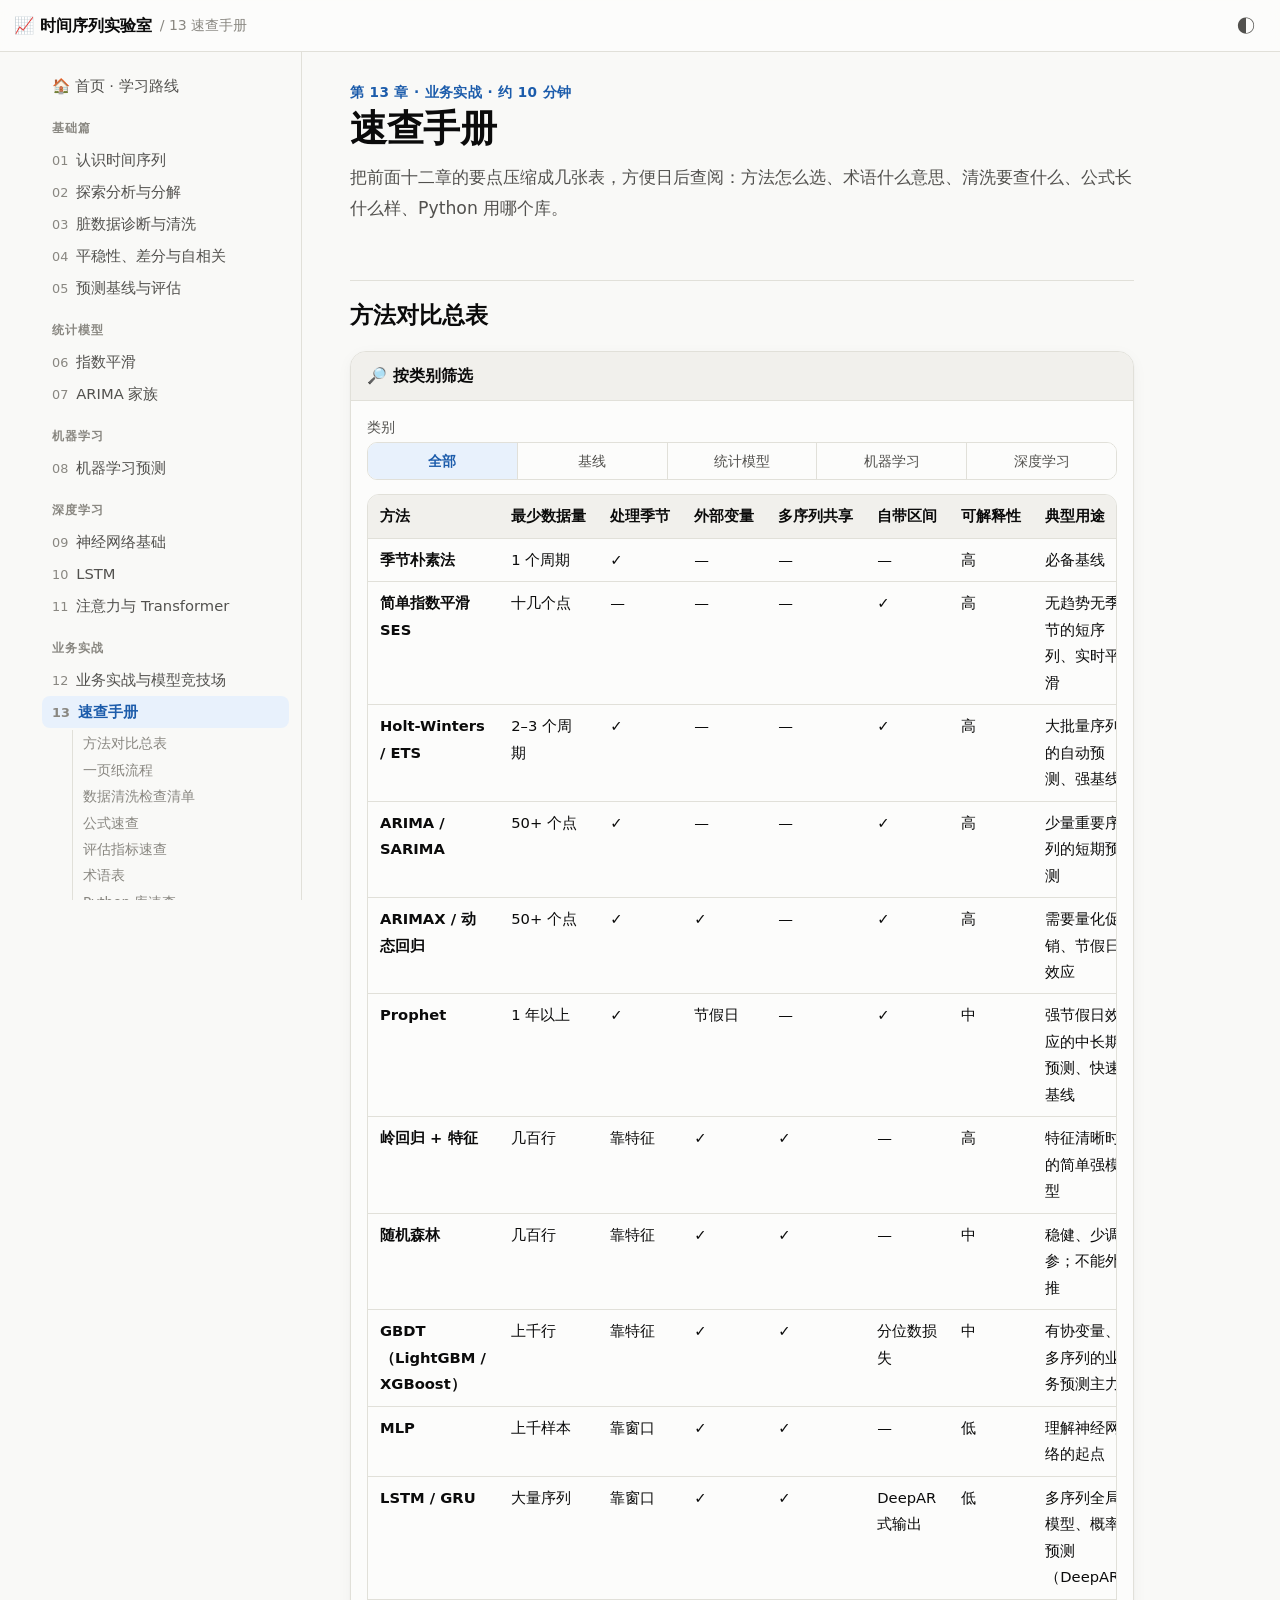
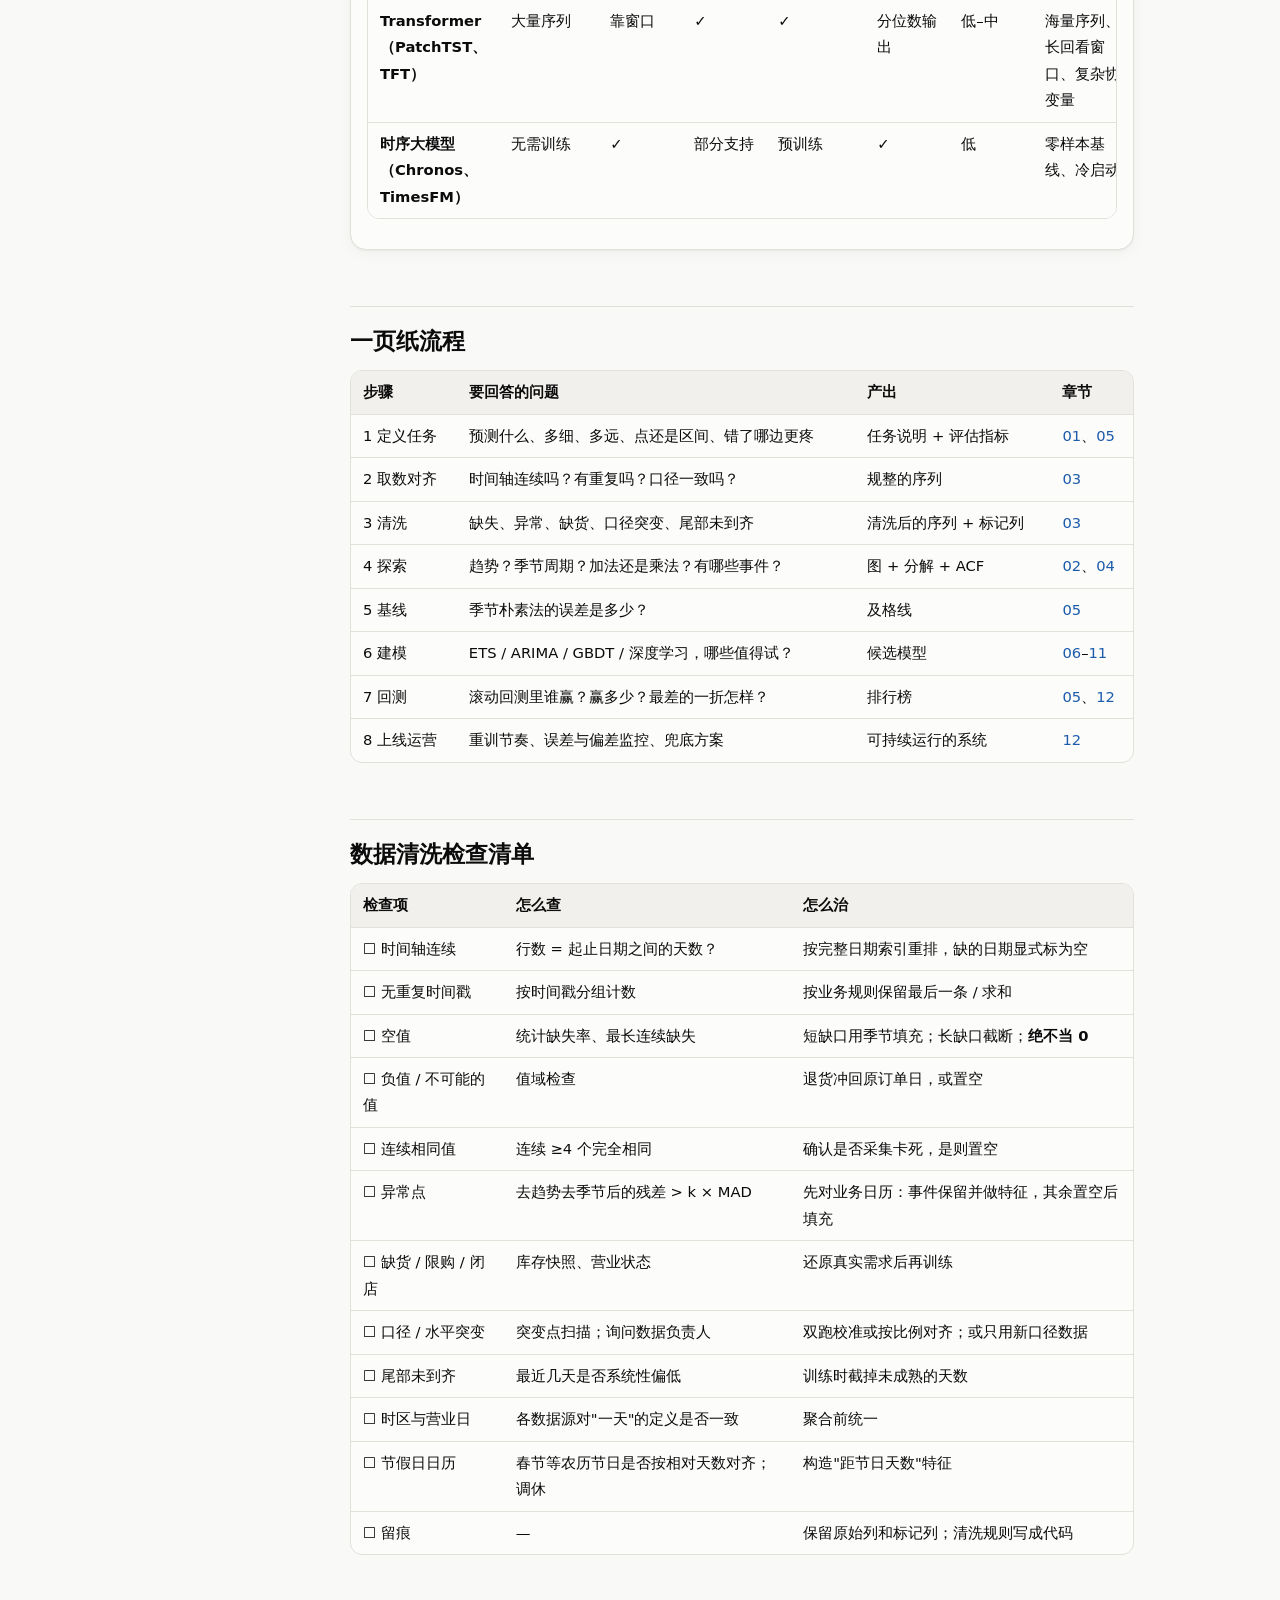
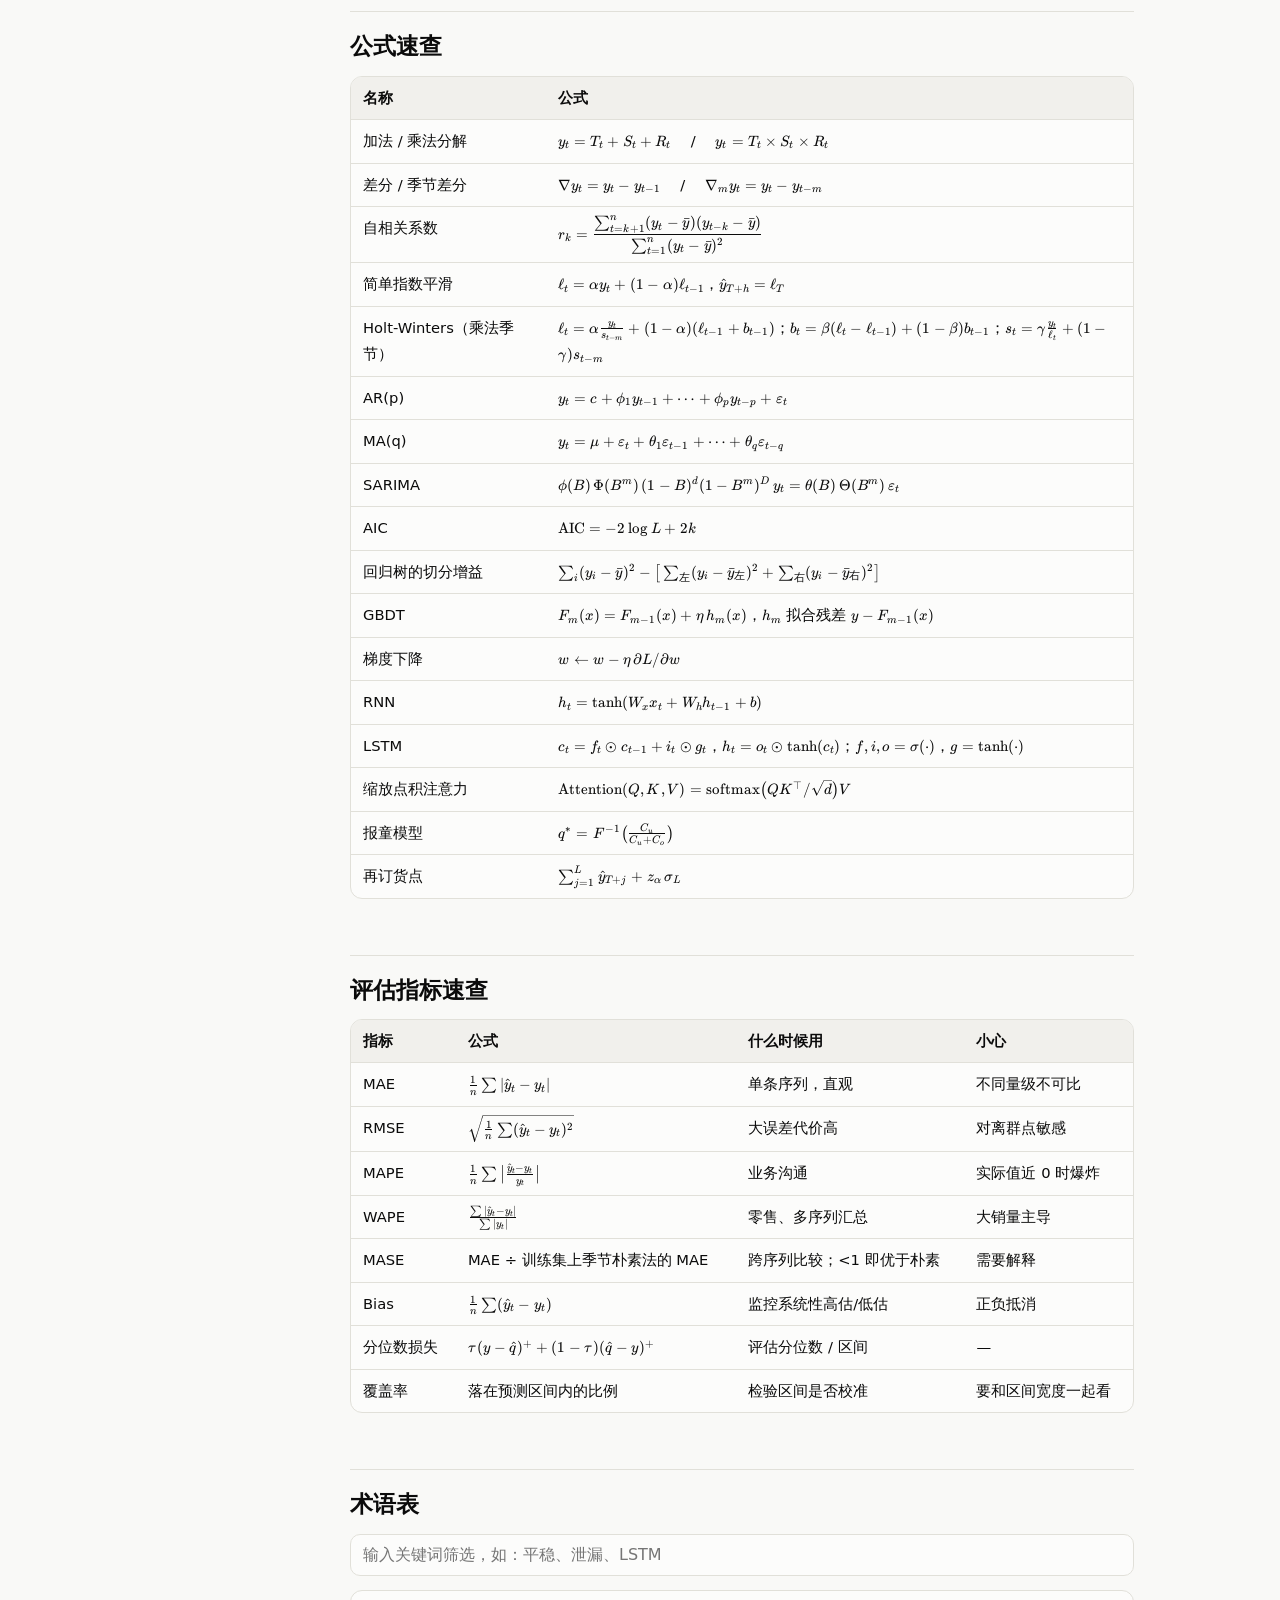
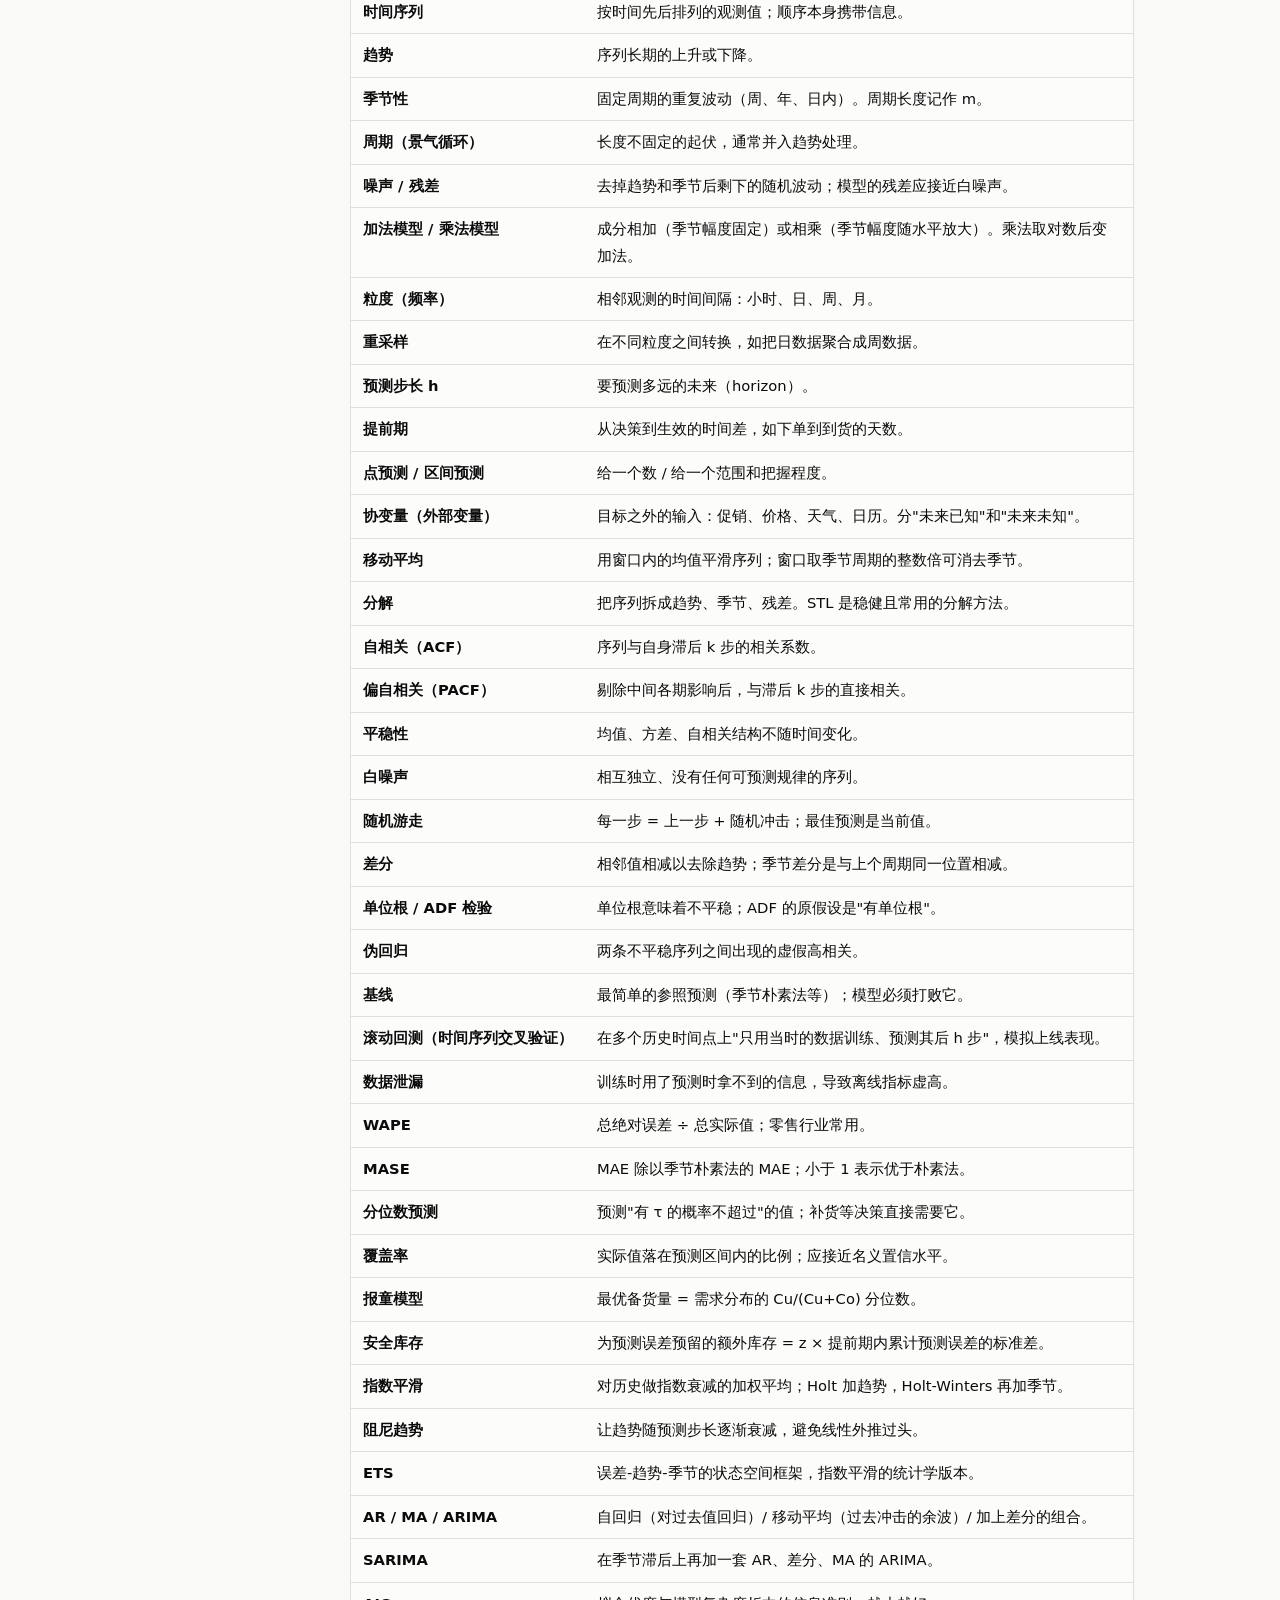
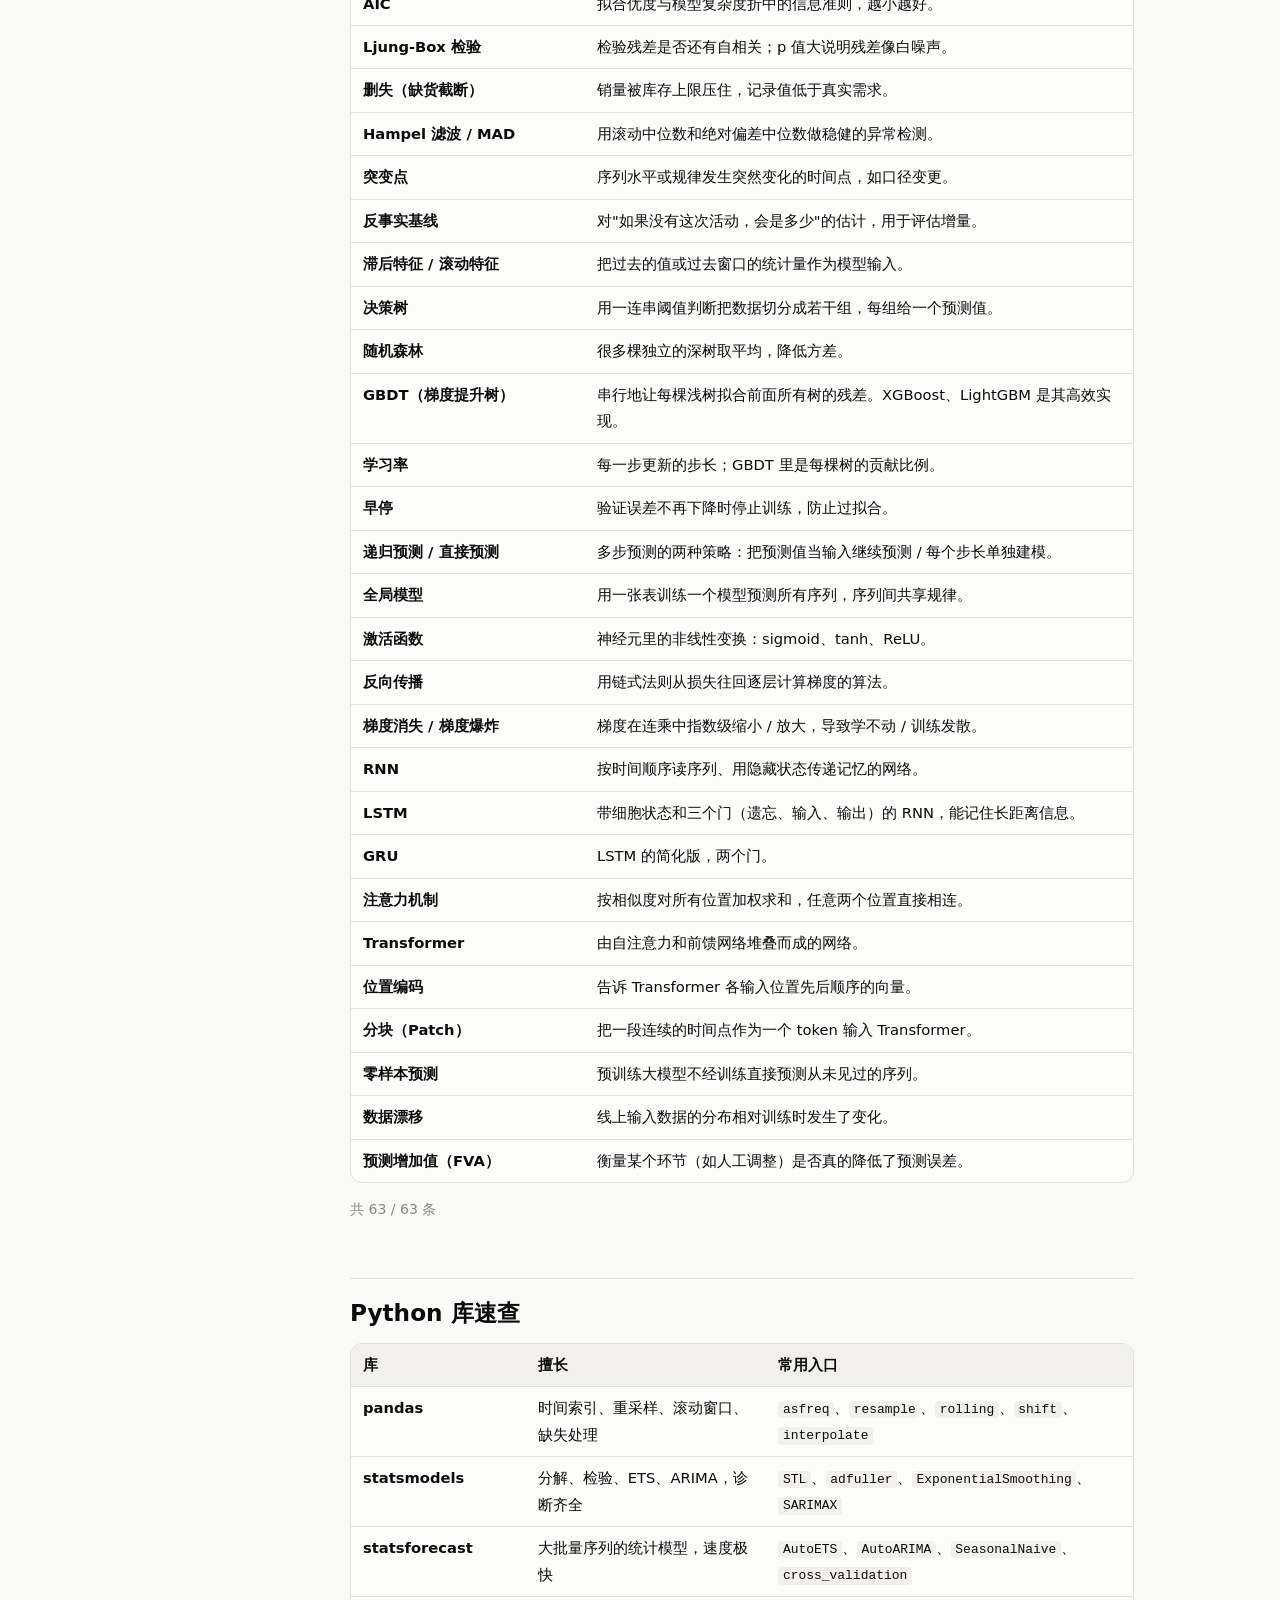
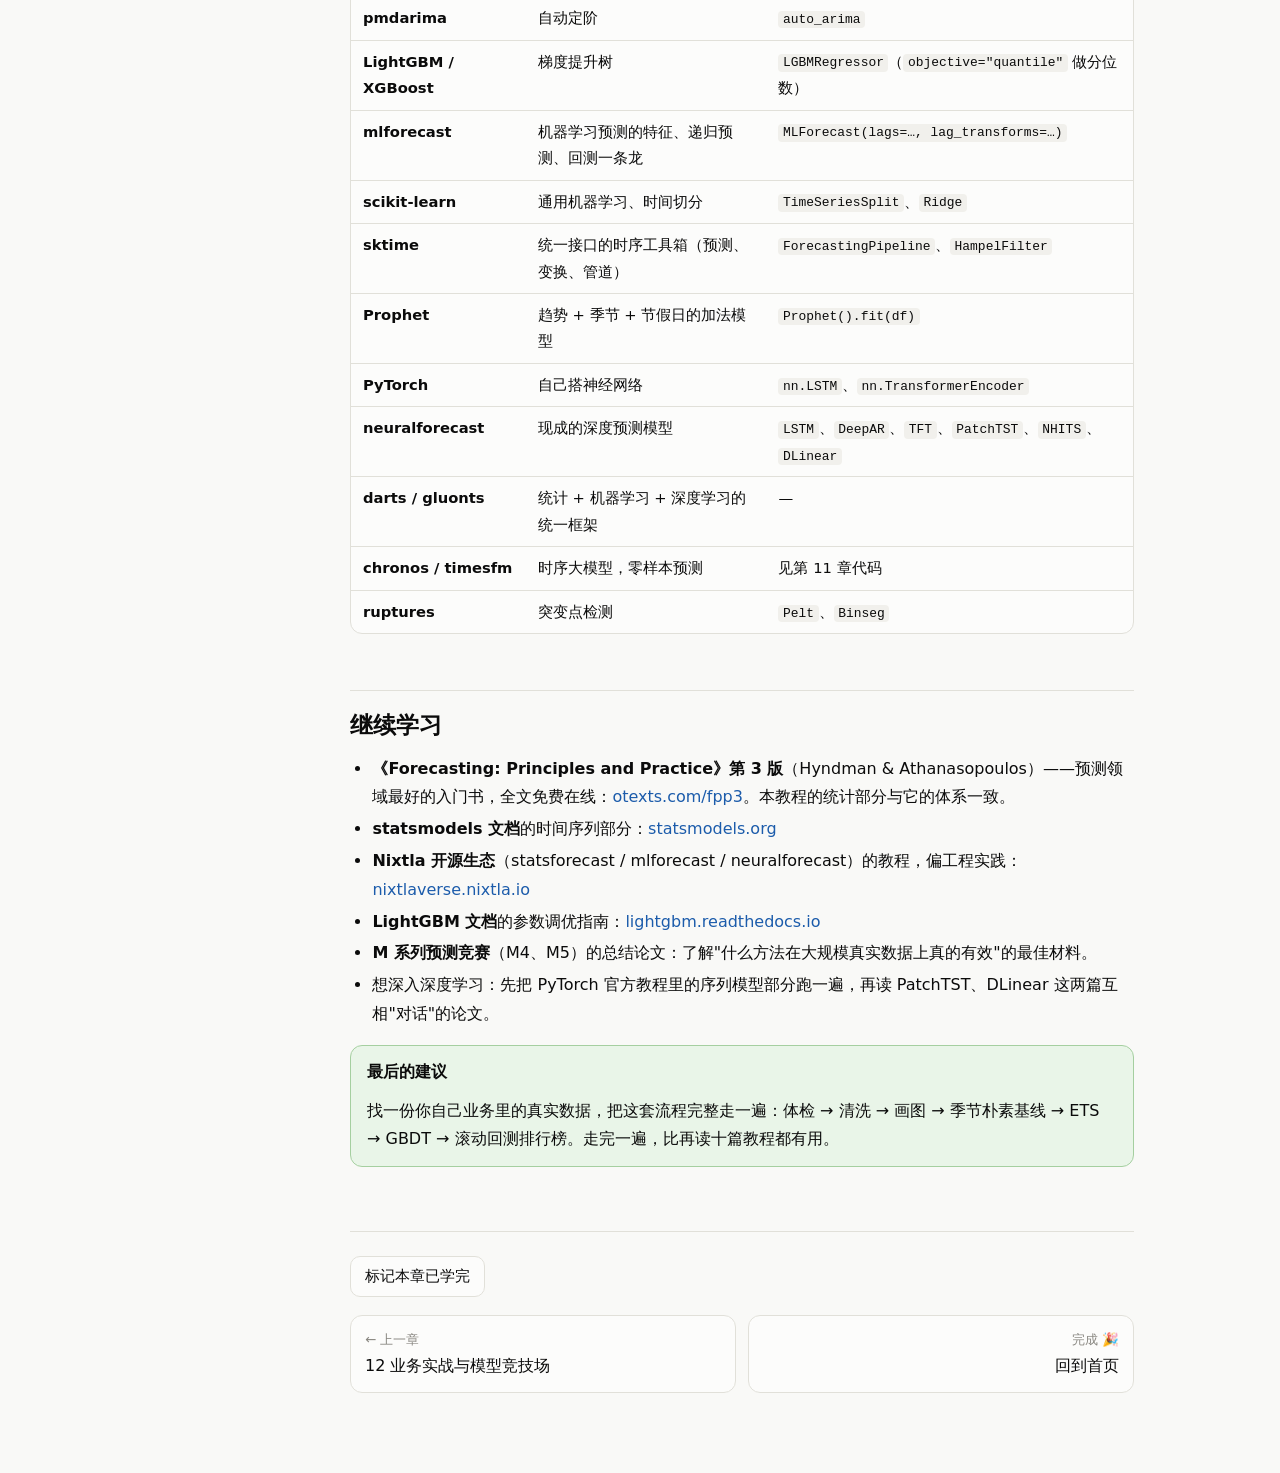
<file: chapters/13-cheatsheet.html>
<!doctype html>
<html lang="zh-CN">
<head>
<meta charset="utf-8">
<meta name="viewport" content="width=device-width,initial-scale=1">
<title>13 速查手册 · 时间序列实验室</title>
<link rel="stylesheet" href="../assets/vendor/katex/katex.min.css">
<link rel="stylesheet" href="../assets/css/style.css">
<script>try{var t=localStorage.getItem('tsl-theme');if(t)document.documentElement.dataset.theme=t}catch(e){}</script>
</head>
<body data-ch="13">
<main>
<p class="lead">把前面十二章的要点压缩成几张表，方便日后查阅：方法怎么选、术语什么意思、清洗要查什么、公式长什么样、Python 用哪个库。</p>

<section id="methods">
<h2>方法对比总表</h2>
<div class="demo" id="method-demo">
  <div class="demo-title">🔎 按类别筛选</div>
  <div class="demo-body">
    <div class="ctl"></div>
    <div class="readout"></div>
  </div>
</div>
</section>

<section id="workflow">
<h2>一页纸流程</h2>
<div class="tw"><table>
<thead><tr><th>步骤</th><th>要回答的问题</th><th>产出</th><th>章节</th></tr></thead>
<tbody>
<tr><td>1 定义任务</td><td>预测什么、多细、多远、点还是区间、错了哪边更疼</td><td>任务说明 + 评估指标</td><td><a href="01-basics.html">01</a>、<a href="05-evaluation.html">05</a></td></tr>
<tr><td>2 取数对齐</td><td>时间轴连续吗？有重复吗？口径一致吗？</td><td>规整的序列</td><td><a href="03-cleaning.html">03</a></td></tr>
<tr><td>3 清洗</td><td>缺失、异常、缺货、口径突变、尾部未到齐</td><td>清洗后的序列 + 标记列</td><td><a href="03-cleaning.html">03</a></td></tr>
<tr><td>4 探索</td><td>趋势？季节周期？加法还是乘法？有哪些事件？</td><td>图 + 分解 + ACF</td><td><a href="02-eda.html">02</a>、<a href="04-stationarity.html">04</a></td></tr>
<tr><td>5 基线</td><td>季节朴素法的误差是多少？</td><td>及格线</td><td><a href="05-evaluation.html">05</a></td></tr>
<tr><td>6 建模</td><td>ETS / ARIMA / GBDT / 深度学习，哪些值得试？</td><td>候选模型</td><td><a href="06-smoothing.html">06</a>–<a href="11-transformer.html">11</a></td></tr>
<tr><td>7 回测</td><td>滚动回测里谁赢？赢多少？最差的一折怎样？</td><td>排行榜</td><td><a href="05-evaluation.html">05</a>、<a href="12-business.html">12</a></td></tr>
<tr><td>8 上线运营</td><td>重训节奏、误差与偏差监控、兜底方案</td><td>可持续运行的系统</td><td><a href="12-business.html">12</a></td></tr>
</tbody></table></div>
</section>

<section id="clean">
<h2>数据清洗检查清单</h2>
<div class="tw"><table>
<thead><tr><th>检查项</th><th>怎么查</th><th>怎么治</th></tr></thead>
<tbody>
<tr><td>☐ 时间轴连续</td><td>行数 = 起止日期之间的天数？</td><td>按完整日期索引重排，缺的日期显式标为空</td></tr>
<tr><td>☐ 无重复时间戳</td><td>按时间戳分组计数</td><td>按业务规则保留最后一条 / 求和</td></tr>
<tr><td>☐ 空值</td><td>统计缺失率、最长连续缺失</td><td>短缺口用季节填充；长缺口截断；<strong>绝不当 0</strong></td></tr>
<tr><td>☐ 负值 / 不可能的值</td><td>值域检查</td><td>退货冲回原订单日，或置空</td></tr>
<tr><td>☐ 连续相同值</td><td>连续 ≥4 个完全相同</td><td>确认是否采集卡死，是则置空</td></tr>
<tr><td>☐ 异常点</td><td>去趋势去季节后的残差 &gt; k × MAD</td><td>先对业务日历：事件保留并做特征，其余置空后填充</td></tr>
<tr><td>☐ 缺货 / 限购 / 闭店</td><td>库存快照、营业状态</td><td>还原真实需求后再训练</td></tr>
<tr><td>☐ 口径 / 水平突变</td><td>突变点扫描；询问数据负责人</td><td>双跑校准或按比例对齐；或只用新口径数据</td></tr>
<tr><td>☐ 尾部未到齐</td><td>最近几天是否系统性偏低</td><td>训练时截掉未成熟的天数</td></tr>
<tr><td>☐ 时区与营业日</td><td>各数据源对"一天"的定义是否一致</td><td>聚合前统一</td></tr>
<tr><td>☐ 节假日日历</td><td>春节等农历节日是否按相对天数对齐；调休</td><td>构造"距节日天数"特征</td></tr>
<tr><td>☐ 留痕</td><td>—</td><td>保留原始列和标记列；清洗规则写成代码</td></tr>
</tbody></table></div>
</section>

<section id="formulas">
<h2>公式速查</h2>
<div class="tw"><table>
<thead><tr><th>名称</th><th>公式</th></tr></thead>
<tbody>
<tr><td>加法 / 乘法分解</td><td>$y_t = T_t + S_t + R_t$ 　/　 $y_t = T_t \times S_t \times R_t$</td></tr>
<tr><td>差分 / 季节差分</td><td>$\nabla y_t = y_t - y_{t-1}$ 　/　 $\nabla_m y_t = y_t - y_{t-m}$</td></tr>
<tr><td>自相关系数</td><td>$r_k = \dfrac{\sum_{t=k+1}^{n}(y_t-\bar y)(y_{t-k}-\bar y)}{\sum_{t=1}^{n}(y_t-\bar y)^2}$</td></tr>
<tr><td>简单指数平滑</td><td>$\ell_t = \alpha y_t + (1-\alpha)\ell_{t-1}$，$\hat y_{T+h} = \ell_T$</td></tr>
<tr><td>Holt-Winters（乘法季节）</td><td>$\ell_t = \alpha\frac{y_t}{s_{t-m}} + (1-\alpha)(\ell_{t-1}+b_{t-1})$；$b_t = \beta(\ell_t-\ell_{t-1})+(1-\beta)b_{t-1}$；$s_t = \gamma\frac{y_t}{\ell_t}+(1-\gamma)s_{t-m}$</td></tr>
<tr><td>AR(p)</td><td>$y_t = c + \phi_1 y_{t-1} + \cdots + \phi_p y_{t-p} + \varepsilon_t$</td></tr>
<tr><td>MA(q)</td><td>$y_t = \mu + \varepsilon_t + \theta_1\varepsilon_{t-1} + \cdots + \theta_q\varepsilon_{t-q}$</td></tr>
<tr><td>SARIMA</td><td>$\phi(B)\,\Phi(B^m)\,(1-B)^d(1-B^m)^D\,y_t = \theta(B)\,\Theta(B^m)\,\varepsilon_t$</td></tr>
<tr><td>AIC</td><td>$\text{AIC} = -2\log L + 2k$</td></tr>
<tr><td>回归树的切分增益</td><td>$\sum_i (y_i-\bar y)^2 - \big[\sum_{左}(y_i-\bar y_{左})^2 + \sum_{右}(y_i-\bar y_{右})^2\big]$</td></tr>
<tr><td>GBDT</td><td>$F_m(x) = F_{m-1}(x) + \eta\, h_m(x)$，$h_m$ 拟合残差 $y - F_{m-1}(x)$</td></tr>
<tr><td>梯度下降</td><td>$w \leftarrow w - \eta\,\partial L/\partial w$</td></tr>
<tr><td>RNN</td><td>$h_t = \tanh(W_x x_t + W_h h_{t-1} + b)$</td></tr>
<tr><td>LSTM</td><td>$c_t = f_t\odot c_{t-1} + i_t\odot g_t$，$h_t = o_t\odot\tanh(c_t)$；$f,i,o = \sigma(\cdot)$，$g = \tanh(\cdot)$</td></tr>
<tr><td>缩放点积注意力</td><td>$\text{Attention}(Q,K,V) = \text{softmax}\big(QK^{\top}/\sqrt d\big)V$</td></tr>
<tr><td>报童模型</td><td>$q^* = F^{-1}\big(\tfrac{C_u}{C_u+C_o}\big)$</td></tr>
<tr><td>再订货点</td><td>$\sum_{j=1}^{L}\hat y_{T+j} + z_\alpha\,\sigma_L$</td></tr>
</tbody></table></div>
</section>

<section id="metrics">
<h2>评估指标速查</h2>
<div class="tw"><table>
<thead><tr><th>指标</th><th>公式</th><th>什么时候用</th><th>小心</th></tr></thead>
<tbody>
<tr><td>MAE</td><td>$\frac1n\sum|\hat y_t-y_t|$</td><td>单条序列，直观</td><td>不同量级不可比</td></tr>
<tr><td>RMSE</td><td>$\sqrt{\frac1n\sum(\hat y_t-y_t)^2}$</td><td>大误差代价高</td><td>对离群点敏感</td></tr>
<tr><td>MAPE</td><td>$\frac1n\sum\big|\frac{\hat y_t-y_t}{y_t}\big|$</td><td>业务沟通</td><td>实际值近 0 时爆炸</td></tr>
<tr><td>WAPE</td><td>$\frac{\sum|\hat y_t-y_t|}{\sum|y_t|}$</td><td>零售、多序列汇总</td><td>大销量主导</td></tr>
<tr><td>MASE</td><td>MAE ÷ 训练集上季节朴素法的 MAE</td><td>跨序列比较；&lt;1 即优于朴素</td><td>需要解释</td></tr>
<tr><td>Bias</td><td>$\frac1n\sum(\hat y_t-y_t)$</td><td>监控系统性高估/低估</td><td>正负抵消</td></tr>
<tr><td>分位数损失</td><td>$\tau(y-\hat q)^+ + (1-\tau)(\hat q-y)^+$</td><td>评估分位数 / 区间</td><td>—</td></tr>
<tr><td>覆盖率</td><td>落在预测区间内的比例</td><td>检验区间是否校准</td><td>要和区间宽度一起看</td></tr>
</tbody></table></div>
</section>

<section id="glossary">
<h2>术语表</h2>
<p><input id="gq" type="search" placeholder="输入关键词筛选，如：平稳、泄漏、LSTM" aria-label="筛选术语" style="width:100%;height:42px;padding:0 12px;border:1px solid var(--line);border-radius:10px;background:var(--surface);color:var(--ink);font:inherit"></p>
<div id="glist"></div>
</section>

<section id="python">
<h2>Python 库速查</h2>
<div class="tw"><table>
<thead><tr><th>库</th><th>擅长</th><th>常用入口</th></tr></thead>
<tbody>
<tr><td><strong>pandas</strong></td><td>时间索引、重采样、滚动窗口、缺失处理</td><td><code>asfreq</code>、<code>resample</code>、<code>rolling</code>、<code>shift</code>、<code>interpolate</code></td></tr>
<tr><td><strong>statsmodels</strong></td><td>分解、检验、ETS、ARIMA，诊断齐全</td><td><code>STL</code>、<code>adfuller</code>、<code>ExponentialSmoothing</code>、<code>SARIMAX</code></td></tr>
<tr><td><strong>statsforecast</strong></td><td>大批量序列的统计模型，速度极快</td><td><code>AutoETS</code>、<code>AutoARIMA</code>、<code>SeasonalNaive</code>、<code>cross_validation</code></td></tr>
<tr><td><strong>pmdarima</strong></td><td>自动定阶</td><td><code>auto_arima</code></td></tr>
<tr><td><strong>LightGBM / XGBoost</strong></td><td>梯度提升树</td><td><code>LGBMRegressor</code>（<code>objective="quantile"</code> 做分位数）</td></tr>
<tr><td><strong>mlforecast</strong></td><td>机器学习预测的特征、递归预测、回测一条龙</td><td><code>MLForecast(lags=…, lag_transforms=…)</code></td></tr>
<tr><td><strong>scikit-learn</strong></td><td>通用机器学习、时间切分</td><td><code>TimeSeriesSplit</code>、<code>Ridge</code></td></tr>
<tr><td><strong>sktime</strong></td><td>统一接口的时序工具箱（预测、变换、管道）</td><td><code>ForecastingPipeline</code>、<code>HampelFilter</code></td></tr>
<tr><td><strong>Prophet</strong></td><td>趋势 + 季节 + 节假日的加法模型</td><td><code>Prophet().fit(df)</code></td></tr>
<tr><td><strong>PyTorch</strong></td><td>自己搭神经网络</td><td><code>nn.LSTM</code>、<code>nn.TransformerEncoder</code></td></tr>
<tr><td><strong>neuralforecast</strong></td><td>现成的深度预测模型</td><td><code>LSTM</code>、<code>DeepAR</code>、<code>TFT</code>、<code>PatchTST</code>、<code>NHITS</code>、<code>DLinear</code></td></tr>
<tr><td><strong>darts / gluonts</strong></td><td>统计 + 机器学习 + 深度学习的统一框架</td><td>—</td></tr>
<tr><td><strong>chronos / timesfm</strong></td><td>时序大模型，零样本预测</td><td>见第 11 章代码</td></tr>
<tr><td><strong>ruptures</strong></td><td>突变点检测</td><td><code>Pelt</code>、<code>Binseg</code></td></tr>
</tbody></table></div>
</section>

<section id="resources">
<h2>继续学习</h2>
<ul>
  <li><strong>《Forecasting: Principles and Practice》第 3 版</strong>（Hyndman &amp; Athanasopoulos）——预测领域最好的入门书，全文免费在线：<a href="https://otexts.com/fpp3/" target="_blank" rel="noopener">otexts.com/fpp3</a>。本教程的统计部分与它的体系一致。</li>
  <li><strong>statsmodels 文档</strong>的时间序列部分：<a href="https://www.statsmodels.org/stable/tsa.html" target="_blank" rel="noopener">statsmodels.org</a></li>
  <li><strong>Nixtla 开源生态</strong>（statsforecast / mlforecast / neuralforecast）的教程，偏工程实践：<a href="https://nixtlaverse.nixtla.io/" target="_blank" rel="noopener">nixtlaverse.nixtla.io</a></li>
  <li><strong>LightGBM 文档</strong>的参数调优指南：<a href="https://lightgbm.readthedocs.io/" target="_blank" rel="noopener">lightgbm.readthedocs.io</a></li>
  <li><strong>M 系列预测竞赛</strong>（M4、M5）的总结论文：了解"什么方法在大规模真实数据上真的有效"的最佳材料。</li>
  <li>想深入深度学习：先把 PyTorch 官方教程里的序列模型部分跑一遍，再读 PatchTST、DLinear 这两篇互相"对话"的论文。</li>
</ul>
<div class="callout tip"><div class="hd">最后的建议</div>
<p>找一份你自己业务里的真实数据，把这套流程完整走一遍：体检 → 清洗 → 画图 → 季节朴素基线 → ETS → GBDT → 滚动回测排行榜。走完一遍，比再读十篇教程都有用。</p></div>
</section>
</main>

<script src="../assets/vendor/echarts.min.js"></script>
<script src="../assets/vendor/katex/katex.min.js"></script>
<script src="../assets/vendor/katex/auto-render.min.js"></script>
<script src="../assets/js/tslib.js"></script>
<script src="../assets/js/site.js"></script>
<script>
/* ---------- 方法对比 ---------- */
const Y = '✓', N = '—';
const METHODS = [ // 名称, 类别, 数据量, 季节, 外部变量, 多序列共享, 自带区间, 可解释, 典型用途, 章节
  ['季节朴素法', 'base', '1 个周期', Y, N, N, N, '高', '必备基线', '05'],
  ['简单指数平滑 SES', 'stat', '十几个点', N, N, N, Y, '高', '无趋势无季节的短序列、实时平滑', '06'],
  ['Holt-Winters / ETS', 'stat', '2–3 个周期', Y, N, N, Y, '高', '大批量序列的自动预测、强基线', '06'],
  ['ARIMA / SARIMA', 'stat', '50+ 个点', Y, N, N, Y, '高', '少量重要序列的短期预测', '07'],
  ['ARIMAX / 动态回归', 'stat', '50+ 个点', Y, Y, N, Y, '高', '需要量化促销、节假日效应', '07'],
  ['Prophet', 'stat', '1 年以上', Y, '节假日', N, Y, '中', '强节假日效应的中长期预测、快速基线', '08'],
  ['岭回归 + 特征', 'ml', '几百行', '靠特征', Y, Y, N, '高', '特征清晰时的简单强模型', '08'],
  ['随机森林', 'ml', '几百行', '靠特征', Y, Y, N, '中', '稳健、少调参；不能外推', '08'],
  ['GBDT（LightGBM / XGBoost）', 'ml', '上千行', '靠特征', Y, Y, '分位数损失', '中', '有协变量、多序列的业务预测主力', '08'],
  ['MLP', 'dl', '上千样本', '靠窗口', Y, Y, N, '低', '理解神经网络的起点', '09'],
  ['LSTM / GRU', 'dl', '大量序列', '靠窗口', Y, Y, 'DeepAR 式输出', '低', '多序列全局模型、概率预测（DeepAR）', '10'],
  ['Transformer（PatchTST、TFT）', 'dl', '大量序列', '靠窗口', Y, Y, '分位数输出', '低–中', '海量序列、长回看窗口、复杂协变量', '11'],
  ['时序大模型（Chronos、TimesFM）', 'dl', '无需训练', Y, '部分支持', '预训练', Y, '低', '零样本基线、冷启动', '11'],
];
const CATS = [['all', '全部'], ['base', '基线'], ['stat', '统计模型'], ['ml', '机器学习'], ['dl', '深度学习']];
Site.demo('method-demo', {
  controls: [{ k: 'cat', label: '类别', type: 'seg', options: CATS }],
  render(s, d) {
    const rows = METHODS.filter(m => s.cat === 'all' || m[1] === s.cat).map(m => [`<strong>${m[0]}</strong>`, m[2], m[3], m[4], m[5], m[6], m[7], m[8], `<a href="${Site.CHAPTERS.find(c => c.id === m[9]).file}">${m[9]}</a>`]);
    d.out(Site.table(['方法', '最少数据量', '处理季节', '外部变量', '多序列共享', '自带区间', '可解释性', '典型用途', '章节'], rows));
  },
});

/* ---------- 术语表（筛选只决定显示哪些静态条目，不把输入内容写进页面） ---------- */
const TERMS = [
  ['时间序列', '按时间先后排列的观测值；顺序本身携带信息。'],
  ['趋势', '序列长期的上升或下降。'],
  ['季节性', '固定周期的重复波动（周、年、日内）。周期长度记作 m。'],
  ['周期（景气循环）', '长度不固定的起伏，通常并入趋势处理。'],
  ['噪声 / 残差', '去掉趋势和季节后剩下的随机波动；模型的残差应接近白噪声。'],
  ['加法模型 / 乘法模型', '成分相加（季节幅度固定）或相乘（季节幅度随水平放大）。乘法取对数后变加法。'],
  ['粒度（频率）', '相邻观测的时间间隔：小时、日、周、月。'],
  ['重采样', '在不同粒度之间转换，如把日数据聚合成周数据。'],
  ['预测步长 h', '要预测多远的未来（horizon）。'],
  ['提前期', '从决策到生效的时间差，如下单到到货的天数。'],
  ['点预测 / 区间预测', '给一个数 / 给一个范围和把握程度。'],
  ['协变量（外部变量）', '目标之外的输入：促销、价格、天气、日历。分"未来已知"和"未来未知"。'],
  ['移动平均', '用窗口内的均值平滑序列；窗口取季节周期的整数倍可消去季节。'],
  ['分解', '把序列拆成趋势、季节、残差。STL 是稳健且常用的分解方法。'],
  ['自相关（ACF）', '序列与自身滞后 k 步的相关系数。'],
  ['偏自相关（PACF）', '剔除中间各期影响后，与滞后 k 步的直接相关。'],
  ['平稳性', '均值、方差、自相关结构不随时间变化。'],
  ['白噪声', '相互独立、没有任何可预测规律的序列。'],
  ['随机游走', '每一步 = 上一步 + 随机冲击；最佳预测是当前值。'],
  ['差分', '相邻值相减以去除趋势；季节差分是与上个周期同一位置相减。'],
  ['单位根 / ADF 检验', '单位根意味着不平稳；ADF 的原假设是"有单位根"。'],
  ['伪回归', '两条不平稳序列之间出现的虚假高相关。'],
  ['基线', '最简单的参照预测（季节朴素法等）；模型必须打败它。'],
  ['滚动回测（时间序列交叉验证）', '在多个历史时间点上"只用当时的数据训练、预测其后 h 步"，模拟上线表现。'],
  ['数据泄漏', '训练时用了预测时拿不到的信息，导致离线指标虚高。'],
  ['WAPE', '总绝对误差 ÷ 总实际值；零售行业常用。'],
  ['MASE', 'MAE 除以季节朴素法的 MAE；小于 1 表示优于朴素法。'],
  ['分位数预测', '预测"有 τ 的概率不超过"的值；补货等决策直接需要它。'],
  ['覆盖率', '实际值落在预测区间内的比例；应接近名义置信水平。'],
  ['报童模型', '最优备货量 = 需求分布的 Cu/(Cu+Co) 分位数。'],
  ['安全库存', '为预测误差预留的额外库存 = z × 提前期内累计预测误差的标准差。'],
  ['指数平滑', '对历史做指数衰减的加权平均；Holt 加趋势，Holt-Winters 再加季节。'],
  ['阻尼趋势', '让趋势随预测步长逐渐衰减，避免线性外推过头。'],
  ['ETS', '误差-趋势-季节的状态空间框架，指数平滑的统计学版本。'],
  ['AR / MA / ARIMA', '自回归（对过去值回归）/ 移动平均（过去冲击的余波）/ 加上差分的组合。'],
  ['SARIMA', '在季节滞后上再加一套 AR、差分、MA 的 ARIMA。'],
  ['AIC', '拟合优度与模型复杂度折中的信息准则，越小越好。'],
  ['Ljung-Box 检验', '检验残差是否还有自相关；p 值大说明残差像白噪声。'],
  ['删失（缺货截断）', '销量被库存上限压住，记录值低于真实需求。'],
  ['Hampel 滤波 / MAD', '用滚动中位数和绝对偏差中位数做稳健的异常检测。'],
  ['突变点', '序列水平或规律发生突然变化的时间点，如口径变更。'],
  ['反事实基线', '对"如果没有这次活动，会是多少"的估计，用于评估增量。'],
  ['滞后特征 / 滚动特征', '把过去的值或过去窗口的统计量作为模型输入。'],
  ['决策树', '用一连串阈值判断把数据切分成若干组，每组给一个预测值。'],
  ['随机森林', '很多棵独立的深树取平均，降低方差。'],
  ['GBDT（梯度提升树）', '串行地让每棵浅树拟合前面所有树的残差。XGBoost、LightGBM 是其高效实现。'],
  ['学习率', '每一步更新的步长；GBDT 里是每棵树的贡献比例。'],
  ['早停', '验证误差不再下降时停止训练，防止过拟合。'],
  ['递归预测 / 直接预测', '多步预测的两种策略：把预测值当输入继续预测 / 每个步长单独建模。'],
  ['全局模型', '用一张表训练一个模型预测所有序列，序列间共享规律。'],
  ['激活函数', '神经元里的非线性变换：sigmoid、tanh、ReLU。'],
  ['反向传播', '用链式法则从损失往回逐层计算梯度的算法。'],
  ['梯度消失 / 梯度爆炸', '梯度在连乘中指数级缩小 / 放大，导致学不动 / 训练发散。'],
  ['RNN', '按时间顺序读序列、用隐藏状态传递记忆的网络。'],
  ['LSTM', '带细胞状态和三个门（遗忘、输入、输出）的 RNN，能记住长距离信息。'],
  ['GRU', 'LSTM 的简化版，两个门。'],
  ['注意力机制', '按相似度对所有位置加权求和，任意两个位置直接相连。'],
  ['Transformer', '由自注意力和前馈网络堆叠而成的网络。'],
  ['位置编码', '告诉 Transformer 各输入位置先后顺序的向量。'],
  ['分块（Patch）', '把一段连续的时间点作为一个 token 输入 Transformer。'],
  ['零样本预测', '预训练大模型不经训练直接预测从未见过的序列。'],
  ['数据漂移', '线上输入数据的分布相对训练时发生了变化。'],
  ['预测增加值（FVA）', '衡量某个环节（如人工调整）是否真的降低了预测误差。'],
];
(function () {
  const list = document.getElementById('glist'), input = document.getElementById('gq');
  const tw = document.createElement('div'); tw.className = 'tw';
  const table = document.createElement('table'), body = document.createElement('tbody'), rows = [];
  TERMS.forEach(t => { const tr = document.createElement('tr'), a = document.createElement('td'), b = document.createElement('td'); a.textContent = t[0]; a.style.fontWeight = '650'; a.style.whiteSpace = 'nowrap'; b.textContent = t[1]; tr.appendChild(a); tr.appendChild(b); body.appendChild(tr); rows.push([tr, (t[0] + t[1]).toLowerCase()]); });
  table.appendChild(body); tw.appendChild(table); list.appendChild(tw);
  const count = document.createElement('div'); count.className = 'small muted'; list.appendChild(count);
  const apply = () => { const q = input.value.trim().toLowerCase(); let n = 0; rows.forEach(r => { const show = !q || r[1].includes(q); r[0].style.display = show ? '' : 'none'; if (show) n++; }); count.textContent = '共 ' + n + ' / ' + rows.length + ' 条'; };
  input.addEventListener('input', apply); apply();
})();
</script>
</body>
</html>
</file>
<file: assets/css/style.css>
/* 时间序列实验室 · 全站唯一样式表
   结构：1 颜色变量  2 基础排版  3 外壳(顶栏/侧栏)  4 内容组件  5 互动实验  6 首页  7 响应式 */

/* ---------- 1. 颜色变量（浅色 / 深色） ---------- */
:root {
  color-scheme: light;
  --bg: #f9f9f7; --surface: #fcfcfb; --surface-2: #f1f0ec;
  --ink: #0b0b0b; --ink2: #52514e; --muted: #898781;
  --line: #e1e0d9; --axis: #c3c2b7;
  --accent: #2a78d6; --accent-ink: #1c5cab; --accent-bg: #e8f1fc;
  --s1: #2a78d6; --s2: #eb6834; --s3: #1baf7a; --s4: #eda100;
  --s5: #e87ba4; --s6: #008300; --s7: #6250d6; --s8: #e34948;
  --good: #0ca30c; --warn: #fab219; --serious: #ec835a; --crit: #d03b3b;
  --good-ink: #006300; --div-mid: #f0efec;
  --code-bg: #f1f0ec;
  --shadow: 0 1px 2px rgba(11,11,11,.05), 0 4px 16px rgba(11,11,11,.04);
}
:root[data-theme="dark"] {
  color-scheme: dark;
  --bg: #0d0d0d; --surface: #1a1a19; --surface-2: #242422;
  --ink: #f0efec; --ink2: #c3c2b7; --muted: #898781;
  --line: #2c2c2a; --axis: #383835;
  --accent: #3987e5; --accent-ink: #9ec5f4; --accent-bg: #13243a;
  --s1: #3987e5; --s2: #d95926; --s3: #199e70; --s4: #c98500;
  --s5: #d55181; --s6: #008300; --s7: #9085e9; --s8: #e66767;
  --good-ink: #0ca30c; --div-mid: #383835;
  --code-bg: #121211;
  --shadow: 0 1px 2px rgba(0,0,0,.4);
}
@media (prefers-color-scheme: dark) {
  :root:not([data-theme="light"]) {
    color-scheme: dark;
    --bg: #0d0d0d; --surface: #1a1a19; --surface-2: #242422;
    --ink: #f0efec; --ink2: #c3c2b7; --muted: #898781;
    --line: #2c2c2a; --axis: #383835;
    --accent: #3987e5; --accent-ink: #9ec5f4; --accent-bg: #13243a;
    --s1: #3987e5; --s2: #d95926; --s3: #199e70; --s4: #c98500;
    --s5: #d55181; --s6: #008300; --s7: #9085e9; --s8: #e66767;
    --good-ink: #0ca30c; --div-mid: #383835;
    --code-bg: #121211;
    --shadow: 0 1px 2px rgba(0,0,0,.4);
  }
}

/* ---------- 2. 基础排版 ---------- */
* { box-sizing: border-box; }
html { scroll-behavior: smooth; scroll-padding-top: 68px; -webkit-text-size-adjust: 100%; }
body {
  margin: 0; background: var(--bg); color: var(--ink);
  font: 16px/1.8 system-ui, -apple-system, "Segoe UI", "PingFang SC", "Hiragino Sans GB", "Microsoft YaHei", sans-serif;
  overflow-wrap: break-word;
}
h1, h2, h3, h4 { line-height: 1.35; margin: 0; }
h1 { font-size: clamp(1.7rem, 4.5vw, 2.3rem); letter-spacing: -.01em; }
h2 { font-size: 1.45rem; margin: 56px 0 14px; padding-top: 18px; border-top: 1px solid var(--line); }
h3 { font-size: 1.12rem; margin: 30px 0 8px; }
h4 { font-size: 1rem; margin: 20px 0 6px; color: var(--ink2); }
p { margin: 10px 0; }
a { color: var(--accent-ink); text-decoration: none; }
a:hover { text-decoration: underline; }
ul, ol { padding-left: 1.4em; margin: 8px 0; }
li { margin: 3px 0; }
strong { font-weight: 650; }
code { font: .88em ui-monospace, "Cascadia Code", Consolas, monospace; background: var(--surface-2); padding: .1em .35em; border-radius: 4px; }
hr { border: 0; border-top: 1px solid var(--line); margin: 28px 0; }
.muted { color: var(--muted); }
.small { font-size: .88rem; }
.katex { font-size: 1.05em; }
.katex-display { overflow-x: auto; overflow-y: hidden; padding: 4px 0; margin: .8em 0; }

/* ---------- 3. 外壳 ---------- */
.topbar {
  position: sticky; top: 0; z-index: 30; height: 52px;
  display: flex; align-items: center; gap: 8px; padding: 0 14px;
  background: color-mix(in srgb, var(--surface) 90%, transparent);
  -webkit-backdrop-filter: blur(10px); backdrop-filter: blur(10px);
  border-bottom: 1px solid var(--line);
}
.brand { font-weight: 700; color: var(--ink); font-size: 1.02rem; white-space: nowrap; }
.brand:hover { text-decoration: none; }
.topbar .crumb { color: var(--muted); font-size: .88rem; overflow: hidden; text-overflow: ellipsis; white-space: nowrap; min-width: 0; }
.spacer { flex: 1; }
.icon-btn {
  width: 40px; height: 40px; border: 0; border-radius: 10px; background: transparent;
  color: var(--ink2); font-size: 1.15rem; cursor: pointer; flex: none;
}
.icon-btn:hover { background: var(--surface-2); }
.read-bar { position: absolute; left: 0; right: 0; bottom: -1px; height: 2px; }
.read-bar i { display: block; height: 100%; width: 0; background: var(--accent); }

.layout { display: grid; grid-template-columns: 272px minmax(0, 1fr); max-width: 1220px; margin: 0 auto; }
.layout.home { display: block; max-width: 1080px; }
.sidebar {
  position: sticky; top: 52px; height: calc(100vh - 52px); overflow-y: auto;
  padding: 18px 12px 40px; border-right: 1px solid var(--line); font-size: .92rem;
}
.sidebar a { display: flex; gap: 8px; align-items: baseline; padding: 5px 10px; border-radius: 8px; color: var(--ink2); line-height: 1.5; }
.sidebar a:hover { background: var(--surface-2); text-decoration: none; }
.nav-part { margin: 16px 10px 4px; font-size: .76rem; letter-spacing: .08em; color: var(--muted); font-weight: 650; }
.nav-ch .num { font-variant-numeric: tabular-nums; color: var(--muted); font-size: .8rem; flex: none; }
.nav-ch.done .num::after { content: " ✓"; color: var(--good-ink); }
.nav-ch.cur { background: var(--accent-bg); color: var(--accent-ink); font-weight: 650; }
.nav-toc { margin: 2px 0 8px 30px; border-left: 1px solid var(--line); }
.nav-toc a { font-size: .85rem; padding: 3px 10px; border-radius: 0 8px 8px 0; color: var(--muted); }
.nav-toc a.on { color: var(--accent-ink); box-shadow: inset 2px 0 0 var(--accent); }
.scrim { display: none; }

main { min-width: 0; max-width: 880px; padding: 28px clamp(16px, 4vw, 48px) 80px; }
.layout.home main { max-width: none; }
.ch-head { margin-bottom: 8px; }
.eyebrow { color: var(--accent-ink); font-size: .85rem; font-weight: 650; letter-spacing: .03em; }
.lead { font-size: 1.08rem; color: var(--ink2); margin-top: 8px; }
.ch-foot { margin-top: 64px; padding-top: 24px; border-top: 1px solid var(--line); }
.pn { display: flex; gap: 12px; margin-top: 18px; }
.pn a { flex: 1; min-width: 0; padding: 12px 14px; border: 1px solid var(--line); border-radius: 12px; background: var(--surface); color: var(--ink); }
.pn a:hover { border-color: var(--accent); text-decoration: none; }
.pn a small { display: block; color: var(--muted); }
.pn .next { text-align: right; }

/* ---------- 4. 内容组件 ---------- */
.callout { margin: 16px 0; padding: 12px 16px; border-radius: 12px; border: 1px solid var(--line); background: var(--surface); }
.callout > :first-child { margin-top: 0; } .callout > :last-child { margin-bottom: 0; }
.callout .hd { font-weight: 650; margin-bottom: 4px; }
.callout.biz { background: color-mix(in srgb, var(--s1) 8%, var(--surface)); border-color: color-mix(in srgb, var(--s1) 28%, var(--line)); }
.callout.tip { background: color-mix(in srgb, var(--good) 8%, var(--surface)); border-color: color-mix(in srgb, var(--good) 28%, var(--line)); }
.callout.warn { background: color-mix(in srgb, var(--warn) 12%, var(--surface)); border-color: color-mix(in srgb, var(--warn) 45%, var(--line)); }
.callout.key { background: color-mix(in srgb, var(--s7) 8%, var(--surface)); border-color: color-mix(in srgb, var(--s7) 28%, var(--line)); }

.tw { overflow-x: auto; margin: 14px 0; border: 1px solid var(--line); border-radius: 12px; background: var(--surface); }
table { border-collapse: collapse; width: 100%; font-size: .92rem; }
th, td { padding: 8px 12px; text-align: left; border-bottom: 1px solid var(--line); vertical-align: top; }
th { background: var(--surface-2); font-weight: 650; white-space: nowrap; }
tr:last-child td { border-bottom: 0; }
td.num, th.num { text-align: right; font-variant-numeric: tabular-nums; white-space: nowrap; }
tr.hl td { background: var(--accent-bg); }

details.code { margin: 14px 0; border: 1px solid var(--line); border-radius: 12px; background: var(--surface); }
details.code > summary { cursor: pointer; padding: 10px 14px; font-weight: 600; color: var(--ink2); list-style: none; }
details.code > summary::before { content: "▸ "; color: var(--muted); }
details.code[open] > summary::before { content: "▾ "; }
details.code > summary::-webkit-details-marker { display: none; }
.pre-wrap { position: relative; }
pre { margin: 0; padding: 14px 16px; overflow: auto; background: var(--code-bg); border-radius: 0 0 12px 12px; font: 13px/1.65 ui-monospace, "Cascadia Code", Consolas, monospace; tab-size: 4; }
pre code { background: none; padding: 0; font: inherit; }
.copy-btn { position: absolute; top: 8px; right: 8px; padding: 3px 10px; font-size: 12px; border: 1px solid var(--line); border-radius: 8px; background: var(--surface); color: var(--ink2); cursor: pointer; }

.cards { display: grid; grid-template-columns: repeat(auto-fit, minmax(210px, 1fr)); gap: 12px; margin: 14px 0; }
.card { padding: 14px 16px; border: 1px solid var(--line); border-radius: 14px; background: var(--surface); }
.card h4 { margin: 0 0 4px; color: var(--ink); }
.card p { margin: 4px 0 0; font-size: .92rem; color: var(--ink2); }
button.card { text-align: left; font: inherit; color: inherit; cursor: pointer; }
button.card:hover, button.card.on { border-color: var(--accent); }
button.card.on { background: var(--accent-bg); }

.flow { display: flex; flex-wrap: wrap; gap: 8px 22px; margin: 14px 0 8px; }
.flow button { position: relative; padding: 8px 14px; border: 1px solid var(--line); border-radius: 10px; background: var(--surface); color: var(--ink); font: inherit; font-size: .92rem; cursor: pointer; min-height: 40px; }
.flow button:not(:last-child)::after { content: "→"; position: absolute; right: -18px; top: 50%; transform: translateY(-50%); color: var(--muted); }
.flow button.on { border-color: var(--accent); background: var(--accent-bg); color: var(--accent-ink); font-weight: 650; }
.flow-detail { padding: 12px 16px; border-radius: 12px; background: var(--surface-2); font-size: .95rem; }
.flow-detail > :first-child { margin-top: 0; } .flow-detail > :last-child { margin-bottom: 0; }

.quiz .q { margin: 14px 0; padding: 14px 16px; border: 1px solid var(--line); border-radius: 14px; background: var(--surface); }
.quiz .q p { margin: 0 0 8px; font-weight: 600; }
.quiz .opt { display: block; width: 100%; margin: 6px 0; padding: 9px 12px; text-align: left; font: inherit; font-size: .95rem; color: var(--ink); background: var(--surface); border: 1px solid var(--line); border-radius: 10px; cursor: pointer; }
.quiz .opt:hover { border-color: var(--accent); }
.quiz .opt.ok { border-color: var(--good); background: color-mix(in srgb, var(--good) 12%, var(--surface)); }
.quiz .opt.no { border-color: var(--crit); background: color-mix(in srgb, var(--crit) 10%, var(--surface)); }
.quiz .why { display: none; margin-top: 8px; padding: 8px 12px; border-radius: 10px; background: var(--surface-2); font-size: .92rem; }
.quiz .q.answered .why { display: block; }

svg.diagram { display: block; width: 100%; height: auto; max-width: 720px; margin: 8px auto; }
.svg-scroll { overflow-x: auto; }
.d-box { fill: var(--surface-2); stroke: var(--axis); stroke-width: 1.2; }
.d-acc { fill: var(--accent-bg); stroke: var(--accent); stroke-width: 1.4; }
.d-t { fill: var(--ink); font-size: 13px; font-family: inherit; }
.d-m { fill: var(--muted); font-size: 11.5px; font-family: inherit; }
.d-ln { stroke: var(--muted); stroke-width: 1.4; fill: none; }
.d-hot { cursor: pointer; }
.d-hot:hover .d-box, .d-hot.on .d-box { stroke: var(--accent); fill: var(--accent-bg); }

/* ---------- 5. 互动实验 ---------- */
.demo { margin: 20px 0; border: 1px solid var(--line); border-radius: 16px; background: var(--surface); box-shadow: var(--shadow); overflow: hidden; }
.demo-title { padding: 10px 16px; font-weight: 650; background: var(--surface-2); border-bottom: 1px solid var(--line); }
.demo-body { padding: 14px 16px 16px; }
.demo .hint { margin: 10px 0 0; font-size: .9rem; color: var(--ink2); }
.ctl { display: grid; grid-template-columns: repeat(auto-fit, minmax(168px, 1fr)); gap: 10px 18px; margin-bottom: 12px; align-items: end; }
.ctl:empty { display: none; }
.f { display: block; font-size: .86rem; color: var(--ink2); min-width: 0; }
.f .lab { display: flex; justify-content: space-between; gap: 8px; }
.f .lab b { color: var(--ink); font-variant-numeric: tabular-nums; font-weight: 650; }
.f input[type=range] { width: 100%; height: 28px; margin: 0; accent-color: var(--accent); }
.f select { width: 100%; height: 38px; padding: 0 8px; border: 1px solid var(--line); border-radius: 10px; background: var(--surface); color: var(--ink); font: inherit; font-size: .92rem; }
.seg { display: flex; border: 1px solid var(--line); border-radius: 10px; overflow: hidden; margin-top: 2px; }
.seg button { flex: 1; min-height: 36px; padding: 4px 6px; border: 0; background: var(--surface); color: var(--ink2); font: inherit; font-size: .86rem; cursor: pointer; }
.seg button + button { border-left: 1px solid var(--line); }
.seg button.on { background: var(--accent-bg); color: var(--accent-ink); font-weight: 650; }
.chk { display: flex; align-items: center; gap: 6px; min-height: 36px; font-size: .9rem; color: var(--ink); cursor: pointer; }
.chk input { width: 18px; height: 18px; accent-color: var(--accent); flex: none; }
.chks { grid-column: 1 / -1; display: flex; flex-wrap: wrap; gap: 2px 16px; }
.chks .lab0 { width: 100%; font-size: .86rem; color: var(--ink2); }
.btn { min-height: 38px; padding: 6px 14px; border: 1px solid var(--line); border-radius: 10px; background: var(--surface); color: var(--ink); font: inherit; font-size: .92rem; cursor: pointer; }
.btn:hover { border-color: var(--accent); }
.btn.primary { background: var(--accent); border-color: var(--accent); color: #fff; font-weight: 600; }
.btn.done { background: color-mix(in srgb, var(--good) 14%, var(--surface)); border-color: var(--good); color: var(--good-ink); }
.btns { grid-column: 1 / -1; display: flex; flex-wrap: wrap; gap: 8px; align-items: end; }
.chart { width: 100%; height: 300px; }
.chart + .chart { margin-top: 6px; }
.chart-cap { margin: 10px 0 2px; font-size: .86rem; font-weight: 650; color: var(--ink2); }
.readout { margin-top: 10px; font-size: .93rem; }
.readout:empty { display: none; }
.tiles { display: grid; grid-template-columns: repeat(auto-fit, minmax(112px, 1fr)); gap: 8px; }
.tile { padding: 8px 12px; border-radius: 10px; background: var(--surface-2); min-width: 0; }
.tile .k { font-size: .78rem; color: var(--muted); }
.tile .v { font-size: 1.22rem; font-weight: 650; line-height: 1.4; }
.tile .n { font-size: .78rem; color: var(--ink2); }
.tile.good .v { color: var(--good-ink); } .tile.bad .v { color: var(--crit); }
.tag { display: inline-block; padding: 0 8px; border-radius: 99px; font-size: .8rem; background: var(--surface-2); color: var(--ink2); border: 1px solid var(--line); }
.tag.good { border-color: var(--good); color: var(--good-ink); } .tag.bad { border-color: var(--crit); color: var(--crit); }
.grid2 { display: grid; grid-template-columns: repeat(auto-fit, minmax(280px, 1fr)); gap: 8px 16px; }
.grid2 > * { min-width: 0; }

/* ---------- 6. 首页 ---------- */
.hero { padding: 28px 0 8px; }
.hero h1 { font-size: clamp(1.9rem, 6vw, 2.9rem); }
.hero p { font-size: 1.1rem; color: var(--ink2); max-width: 46em; }
.progress { height: 8px; border-radius: 99px; background: var(--surface-2); overflow: hidden; margin: 6px 0 2px; }
.progress i { display: block; height: 100%; background: var(--accent); border-radius: 99px; }
.part-title { margin: 30px 0 10px; font-size: 1.05rem; font-weight: 700; display: flex; gap: 10px; align-items: baseline; }
.part-title small { color: var(--muted); font-weight: 400; }
.ch-grid { display: grid; grid-template-columns: repeat(auto-fill, minmax(250px, 1fr)); gap: 12px; }
.ch-card { display: block; padding: 14px 16px; border: 1px solid var(--line); border-radius: 14px; background: var(--surface); color: var(--ink); box-shadow: var(--shadow); }
.ch-card:hover { border-color: var(--accent); text-decoration: none; }
.ch-card .top { display: flex; justify-content: space-between; font-size: .8rem; color: var(--muted); }
.ch-card h3 { margin: 4px 0; font-size: 1.05rem; }
.ch-card p { margin: 0; font-size: .9rem; color: var(--ink2); }
.ch-card.done { border-color: color-mix(in srgb, var(--good) 50%, var(--line)); }
.ch-card.done .top span:last-child { color: var(--good-ink); }

/* ---------- 7. 响应式 ---------- */
@media (min-width: 961px) { #navBtn { display: none; } }
@media (max-width: 960px) {
  .layout { display: block; }
  .sidebar {
    position: fixed; left: 0; top: 52px; bottom: 0; height: auto; width: min(84vw, 310px); z-index: 40;
    background: var(--surface); transform: translateX(-102%); transition: transform .2s; border-right: 1px solid var(--line);
  }
  .sidebar.open { transform: none; }
  .scrim.open { display: block; position: fixed; inset: 52px 0 0 0; background: rgba(0,0,0,.4); z-index: 35; }
  main { margin: 0 auto; }
}
@media (max-width: 600px) {
  body { font-size: 15.5px; }
  h2 { font-size: 1.3rem; margin-top: 44px; }
  .chart { height: 260px; }
  .demo-body { padding: 12px; }
  .ctl { grid-template-columns: repeat(auto-fit, minmax(140px, 1fr)); gap: 8px 12px; }
  .pn { flex-direction: column; }
  .pn .next { text-align: left; }
  th, td { padding: 7px 9px; }
  table:has(th:nth-child(4)) { min-width: 600px; }   /* 列多的表格不挤压，改为在框内横向滑动 */
  svg.diagram { width: 640px; max-width: none; }      /* 结构图保持字号，横向滑动查看 */
}
@media print { .topbar, .sidebar, .ch-foot { display: none; } .layout { display: block; } }
</file>
